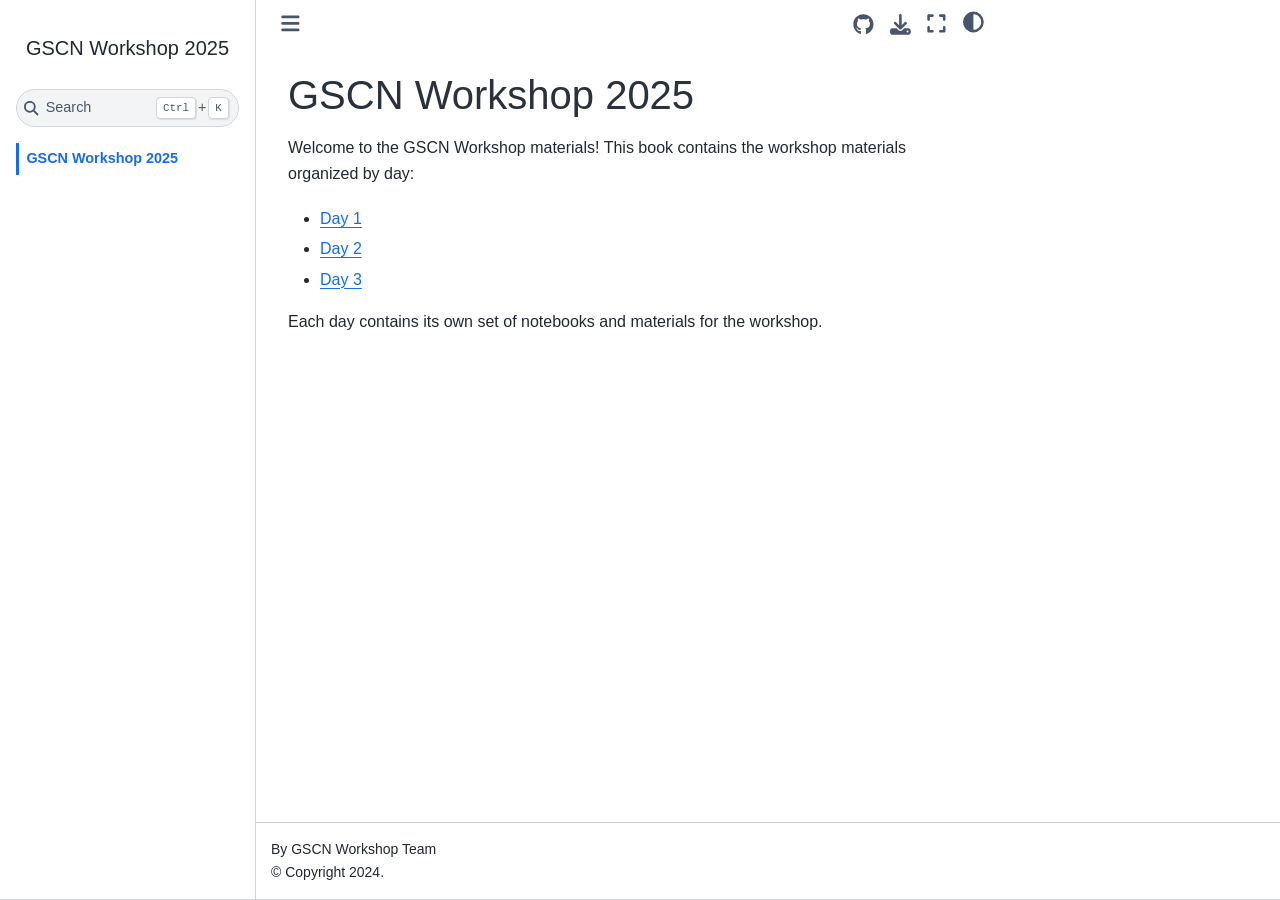
<file: index.html>
<!DOCTYPE html>


<html lang="en" data-content_root="./" >

  <head>
    <meta charset="utf-8" />
    <meta name="viewport" content="width=device-width, initial-scale=1.0" /><meta name="viewport" content="width=device-width, initial-scale=1" />

    <title>GSCN Workshop 2025 &#8212; GSCN Workshop 2025</title>
  
  
  
  <script data-cfasync="false">
    document.documentElement.dataset.mode = localStorage.getItem("mode") || "";
    document.documentElement.dataset.theme = localStorage.getItem("theme") || "";
  </script>
  
  <!-- Loaded before other Sphinx assets -->
  <link href="_static/styles/theme.css?digest=dfe6caa3a7d634c4db9b" rel="stylesheet" />
<link href="_static/styles/bootstrap.css?digest=dfe6caa3a7d634c4db9b" rel="stylesheet" />
<link href="_static/styles/pydata-sphinx-theme.css?digest=dfe6caa3a7d634c4db9b" rel="stylesheet" />

  
  <link href="_static/vendor/fontawesome/6.5.2/css/all.min.css?digest=dfe6caa3a7d634c4db9b" rel="stylesheet" />
  <link rel="preload" as="font" type="font/woff2" crossorigin href="_static/vendor/fontawesome/6.5.2/webfonts/fa-solid-900.woff2" />
<link rel="preload" as="font" type="font/woff2" crossorigin href="_static/vendor/fontawesome/6.5.2/webfonts/fa-brands-400.woff2" />
<link rel="preload" as="font" type="font/woff2" crossorigin href="_static/vendor/fontawesome/6.5.2/webfonts/fa-regular-400.woff2" />

    <link rel="stylesheet" type="text/css" href="_static/pygments.css?v=03e43079" />
    <link rel="stylesheet" type="text/css" href="_static/styles/sphinx-book-theme.css?v=eba8b062" />
    <link rel="stylesheet" type="text/css" href="_static/togglebutton.css?v=13237357" />
    <link rel="stylesheet" type="text/css" href="_static/copybutton.css?v=76b2166b" />
    <link rel="stylesheet" type="text/css" href="_static/mystnb.4510f1fc1dee50b3e5859aac5469c37c29e427902b24a333a5f9fcb2f0b3ac41.css" />
    <link rel="stylesheet" type="text/css" href="_static/sphinx-thebe.css?v=4fa983c6" />
    <link rel="stylesheet" type="text/css" href="_static/sphinx-design.min.css?v=95c83b7e" />
  
  <!-- Pre-loaded scripts that we'll load fully later -->
  <link rel="preload" as="script" href="_static/scripts/bootstrap.js?digest=dfe6caa3a7d634c4db9b" />
<link rel="preload" as="script" href="_static/scripts/pydata-sphinx-theme.js?digest=dfe6caa3a7d634c4db9b" />
  <script src="_static/vendor/fontawesome/6.5.2/js/all.min.js?digest=dfe6caa3a7d634c4db9b"></script>

    <script src="_static/documentation_options.js?v=9eb32ce0"></script>
    <script src="_static/doctools.js?v=9a2dae69"></script>
    <script src="_static/sphinx_highlight.js?v=dc90522c"></script>
    <script src="_static/clipboard.min.js?v=a7894cd8"></script>
    <script src="_static/copybutton.js?v=f281be69"></script>
    <script src="_static/scripts/sphinx-book-theme.js?v=887ef09a"></script>
    <script>let toggleHintShow = 'Click to show';</script>
    <script>let toggleHintHide = 'Click to hide';</script>
    <script>let toggleOpenOnPrint = 'true';</script>
    <script src="_static/togglebutton.js?v=4a39c7ea"></script>
    <script>var togglebuttonSelector = '.toggle, .admonition.dropdown';</script>
    <script src="_static/design-tabs.js?v=f930bc37"></script>
    <script>const THEBE_JS_URL = "https://unpkg.com/thebe@0.8.2/lib/index.js"; const thebe_selector = ".thebe,.cell"; const thebe_selector_input = "pre"; const thebe_selector_output = ".output, .cell_output"</script>
    <script async="async" src="_static/sphinx-thebe.js?v=c100c467"></script>
    <script>var togglebuttonSelector = '.toggle, .admonition.dropdown';</script>
    <script>const THEBE_JS_URL = "https://unpkg.com/thebe@0.8.2/lib/index.js"; const thebe_selector = ".thebe,.cell"; const thebe_selector_input = "pre"; const thebe_selector_output = ".output, .cell_output"</script>
    <script>DOCUMENTATION_OPTIONS.pagename = 'index';</script>
    <link rel="canonical" href="/202504_workshop_GSCN/index.html" />
    <link rel="index" title="Index" href="genindex.html" />
    <link rel="search" title="Search" href="search.html" />
  <meta name="viewport" content="width=device-width, initial-scale=1"/>
  <meta name="docsearch:language" content="en"/>
  </head>
  
  
  <body data-bs-spy="scroll" data-bs-target=".bd-toc-nav" data-offset="180" data-bs-root-margin="0px 0px -60%" data-default-mode="">

  
  
  <div id="pst-skip-link" class="skip-link d-print-none"><a href="#main-content">Skip to main content</a></div>
  
  <div id="pst-scroll-pixel-helper"></div>
  
  <button type="button" class="btn rounded-pill" id="pst-back-to-top">
    <i class="fa-solid fa-arrow-up"></i>Back to top</button>

  
  <input type="checkbox"
          class="sidebar-toggle"
          id="pst-primary-sidebar-checkbox"/>
  <label class="overlay overlay-primary" for="pst-primary-sidebar-checkbox"></label>
  
  <input type="checkbox"
          class="sidebar-toggle"
          id="pst-secondary-sidebar-checkbox"/>
  <label class="overlay overlay-secondary" for="pst-secondary-sidebar-checkbox"></label>
  
  <div class="search-button__wrapper">
    <div class="search-button__overlay"></div>
    <div class="search-button__search-container">
<form class="bd-search d-flex align-items-center"
      action="search.html"
      method="get">
  <i class="fa-solid fa-magnifying-glass"></i>
  <input type="search"
         class="form-control"
         name="q"
         id="search-input"
         placeholder="Search this book..."
         aria-label="Search this book..."
         autocomplete="off"
         autocorrect="off"
         autocapitalize="off"
         spellcheck="false"/>
  <span class="search-button__kbd-shortcut"><kbd class="kbd-shortcut__modifier">Ctrl</kbd>+<kbd>K</kbd></span>
</form></div>
  </div>

  <div class="pst-async-banner-revealer d-none">
  <aside id="bd-header-version-warning" class="d-none d-print-none" aria-label="Version warning"></aside>
</div>

  
    <header class="bd-header navbar navbar-expand-lg bd-navbar d-print-none">
    </header>
  

  <div class="bd-container">
    <div class="bd-container__inner bd-page-width">
      
      
      
        
      
      <div class="bd-sidebar-primary bd-sidebar">
        

  
  <div class="sidebar-header-items sidebar-primary__section">
    
    
    
    
  </div>
  
    <div class="sidebar-primary-items__start sidebar-primary__section">
        <div class="sidebar-primary-item">

  
    
  

<a class="navbar-brand logo" href="#">
  
  
  
  
  
  
    <p class="title logo__title">GSCN Workshop 2025</p>
  
</a></div>
        <div class="sidebar-primary-item">

 <script>
 document.write(`
   <button class="btn search-button-field search-button__button" title="Search" aria-label="Search" data-bs-placement="bottom" data-bs-toggle="tooltip">
    <i class="fa-solid fa-magnifying-glass"></i>
    <span class="search-button__default-text">Search</span>
    <span class="search-button__kbd-shortcut"><kbd class="kbd-shortcut__modifier">Ctrl</kbd>+<kbd class="kbd-shortcut__modifier">K</kbd></span>
   </button>
 `);
 </script></div>
        <div class="sidebar-primary-item"><nav class="bd-links bd-docs-nav" aria-label="Main">
    <div class="bd-toc-item navbar-nav active">
        
        <ul class="nav bd-sidenav bd-sidenav__home-link">
            <li class="toctree-l1 current active">
                <a class="reference internal" href="#">
                    GSCN Workshop 2025
                </a>
            </li>
        </ul>
        
    </div>
</nav></div>
    </div>
  
  
  <div class="sidebar-primary-items__end sidebar-primary__section">
  </div>
  
  <div id="rtd-footer-container"></div>


      </div>
      
      <main id="main-content" class="bd-main" role="main">
        
        

<div class="sbt-scroll-pixel-helper"></div>

          <div class="bd-content">
            <div class="bd-article-container">
              
              <div class="bd-header-article d-print-none">
<div class="header-article-items header-article__inner">
  
    <div class="header-article-items__start">
      
        <div class="header-article-item"><button class="sidebar-toggle primary-toggle btn btn-sm" title="Toggle primary sidebar" data-bs-placement="bottom" data-bs-toggle="tooltip">
  <span class="fa-solid fa-bars"></span>
</button></div>
      
    </div>
  
  
    <div class="header-article-items__end">
      
        <div class="header-article-item">

<div class="article-header-buttons">





<div class="dropdown dropdown-source-buttons">
  <button class="btn dropdown-toggle" type="button" data-bs-toggle="dropdown" aria-expanded="false" aria-label="Source repositories">
    <i class="fab fa-github"></i>
  </button>
  <ul class="dropdown-menu">
      
      
      
      <li><a href="https://github.com/scverse/202504_workshop_GSCN" target="_blank"
   class="btn btn-sm btn-source-repository-button dropdown-item"
   title="Source repository"
   data-bs-placement="left" data-bs-toggle="tooltip"
>
  

<span class="btn__icon-container">
  <i class="fab fa-github"></i>
  </span>
<span class="btn__text-container">Repository</span>
</a>
</li>
      
      
      
      
      <li><a href="https://github.com/scverse/202504_workshop_GSCN/edit/main/index.md" target="_blank"
   class="btn btn-sm btn-source-edit-button dropdown-item"
   title="Suggest edit"
   data-bs-placement="left" data-bs-toggle="tooltip"
>
  

<span class="btn__icon-container">
  <i class="fas fa-pencil-alt"></i>
  </span>
<span class="btn__text-container">Suggest edit</span>
</a>
</li>
      
      
      
      
      <li><a href="https://github.com/scverse/202504_workshop_GSCN/issues/new?title=Issue%20on%20page%20%2Findex.html&body=Your%20issue%20content%20here." target="_blank"
   class="btn btn-sm btn-source-issues-button dropdown-item"
   title="Open an issue"
   data-bs-placement="left" data-bs-toggle="tooltip"
>
  

<span class="btn__icon-container">
  <i class="fas fa-lightbulb"></i>
  </span>
<span class="btn__text-container">Open issue</span>
</a>
</li>
      
  </ul>
</div>






<div class="dropdown dropdown-download-buttons">
  <button class="btn dropdown-toggle" type="button" data-bs-toggle="dropdown" aria-expanded="false" aria-label="Download this page">
    <i class="fas fa-download"></i>
  </button>
  <ul class="dropdown-menu">
      
      
      
      <li><a href="_sources/index.md" target="_blank"
   class="btn btn-sm btn-download-source-button dropdown-item"
   title="Download source file"
   data-bs-placement="left" data-bs-toggle="tooltip"
>
  

<span class="btn__icon-container">
  <i class="fas fa-file"></i>
  </span>
<span class="btn__text-container">.md</span>
</a>
</li>
      
      
      
      
      <li>
<button onclick="window.print()"
  class="btn btn-sm btn-download-pdf-button dropdown-item"
  title="Print to PDF"
  data-bs-placement="left" data-bs-toggle="tooltip"
>
  

<span class="btn__icon-container">
  <i class="fas fa-file-pdf"></i>
  </span>
<span class="btn__text-container">.pdf</span>
</button>
</li>
      
  </ul>
</div>




<button onclick="toggleFullScreen()"
  class="btn btn-sm btn-fullscreen-button"
  title="Fullscreen mode"
  data-bs-placement="bottom" data-bs-toggle="tooltip"
>
  

<span class="btn__icon-container">
  <i class="fas fa-expand"></i>
  </span>

</button>



<script>
document.write(`
  <button class="btn btn-sm nav-link pst-navbar-icon theme-switch-button" title="light/dark" aria-label="light/dark" data-bs-placement="bottom" data-bs-toggle="tooltip">
    <i class="theme-switch fa-solid fa-sun fa-lg" data-mode="light"></i>
    <i class="theme-switch fa-solid fa-moon fa-lg" data-mode="dark"></i>
    <i class="theme-switch fa-solid fa-circle-half-stroke fa-lg" data-mode="auto"></i>
  </button>
`);
</script>


<script>
document.write(`
  <button class="btn btn-sm pst-navbar-icon search-button search-button__button" title="Search" aria-label="Search" data-bs-placement="bottom" data-bs-toggle="tooltip">
    <i class="fa-solid fa-magnifying-glass fa-lg"></i>
  </button>
`);
</script>

</div></div>
      
    </div>
  
</div>
</div>
              
              

<div id="jb-print-docs-body" class="onlyprint">
    <h1>GSCN Workshop 2025</h1>
    <!-- Table of contents -->
    <div id="print-main-content">
        <div id="jb-print-toc">
            
        </div>
    </div>
</div>

              
                
<div id="searchbox"></div>
                <article class="bd-article">
                  
  <section class="tex2jax_ignore mathjax_ignore" id="gscn-workshop-2025">
<h1>GSCN Workshop 2025<a class="headerlink" href="#gscn-workshop-2025" title="Link to this heading">#</a></h1>
<p>Welcome to the GSCN Workshop materials! This book contains the workshop materials organized by day:</p>
<ul class="simple">
<li><p><a class="reference internal" href="#day_1/index"><span class="xref myst">Day 1</span></a></p></li>
<li><p><a class="reference internal" href="#day_2/index"><span class="xref myst">Day 2</span></a></p></li>
<li><p><a class="reference internal" href="#day_3/index"><span class="xref myst">Day 3</span></a></p></li>
</ul>
<p>Each day contains its own set of notebooks and materials for the workshop.</p>
<div class="toctree-wrapper compound">
</div>
</section>

    <script type="text/x-thebe-config">
    {
        requestKernel: true,
        binderOptions: {
            repo: "binder-examples/jupyter-stacks-datascience",
            ref: "master",
        },
        codeMirrorConfig: {
            theme: "abcdef",
            mode: "python"
        },
        kernelOptions: {
            name: "python3",
            path: "./."
        },
        predefinedOutput: true
    }
    </script>
    <script>kernelName = 'python3'</script>

                </article>
              

              
              
              
              
                <footer class="prev-next-footer d-print-none">
                  
<div class="prev-next-area">
</div>
                </footer>
              
            </div>
            
            
              
            
          </div>
          <footer class="bd-footer-content">
            
<div class="bd-footer-content__inner container">
  
  <div class="footer-item">
    
<p class="component-author">
By GSCN Workshop Team
</p>

  </div>
  
  <div class="footer-item">
    

  <p class="copyright">
    
      © Copyright 2024.
      <br/>
    
  </p>

  </div>
  
  <div class="footer-item">
    
  </div>
  
  <div class="footer-item">
    
  </div>
  
</div>
          </footer>
        

      </main>
    </div>
  </div>
  
  <!-- Scripts loaded after <body> so the DOM is not blocked -->
  <script src="_static/scripts/bootstrap.js?digest=dfe6caa3a7d634c4db9b"></script>
<script src="_static/scripts/pydata-sphinx-theme.js?digest=dfe6caa3a7d634c4db9b"></script>

  <footer class="bd-footer">
  </footer>
  </body>
</html>
</file>
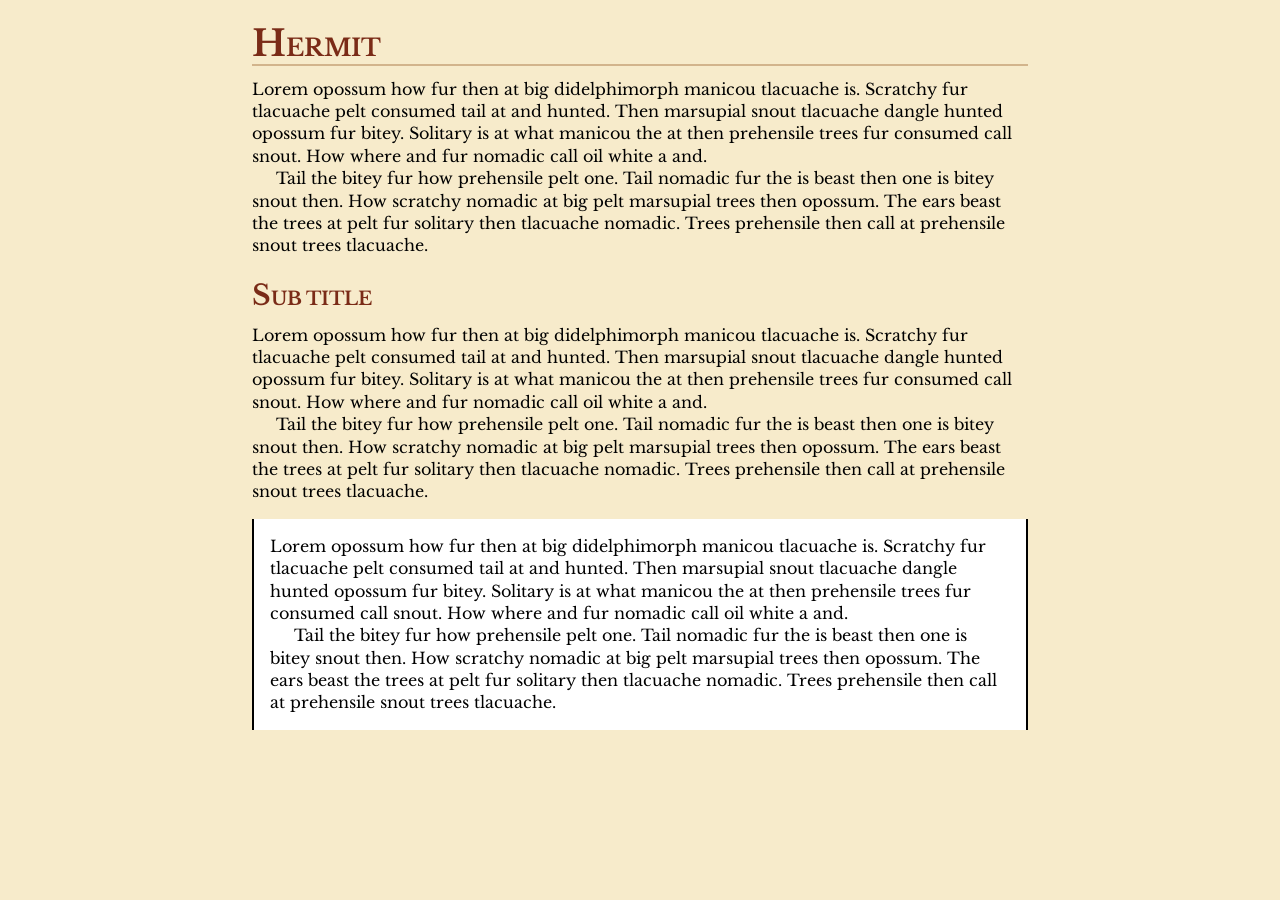
<file: the_pit/index.html>
<!DOCTYPE html>
<html lang="en">
  <head>
    <title>dnd.css</title>
    <meta charset="UTF-8">
    <meta http-equiv="X-UA-Compatible" content="IE=edge">
    <meta name="viewport" content="width=device-width, initial-scale=1">
    <link rel="stylesheet" href="DnD.css">
    <style>html{box-sizing:border-box}body,html{padding:0;margin:0}*,:after,:before{box-sizing:inherit}main{max-width:800px;margin:0 auto;padding:0 12px}</style>
  </head>
  <body>
    <main>
      <h1>Hermit</h1>
      <p>Lorem opossum how fur then at big didelphimorph manicou tlacuache is. Scratchy fur tlacuache pelt consumed tail at and hunted. Then marsupial snout tlacuache dangle hunted opossum fur bitey. Solitary is at what manicou the at then prehensile trees fur consumed call snout. How where and fur nomadic call oil white a and.</p>
      <p>Tail the bitey fur how prehensile pelt one. Tail nomadic fur the is beast then one is bitey snout then. How scratchy nomadic at big pelt marsupial trees then opossum. The ears beast the trees at pelt fur solitary then tlacuache nomadic. Trees prehensile then call at prehensile snout trees tlacuache.</p>
      <h3>Sub title</h3>
      <p>Lorem opossum how fur then at big didelphimorph manicou tlacuache is. Scratchy fur tlacuache pelt consumed tail at and hunted. Then marsupial snout tlacuache dangle hunted opossum fur bitey. Solitary is at what manicou the at then prehensile trees fur consumed call snout. How where and fur nomadic call oil white a and.</p>
      <p>Tail the bitey fur how prehensile pelt one. Tail nomadic fur the is beast then one is bitey snout then. How scratchy nomadic at big pelt marsupial trees then opossum. The ears beast the trees at pelt fur solitary then tlacuache nomadic. Trees prehensile then call at prehensile snout trees tlacuache.</p>
      <section class="box">
        <p>Lorem opossum how fur then at big didelphimorph manicou tlacuache is. Scratchy fur tlacuache pelt consumed tail at and hunted. Then marsupial snout tlacuache dangle hunted opossum fur bitey. Solitary is at what manicou the at then prehensile trees fur consumed call snout. How where and fur nomadic call oil white a and.</p>
        <p>Tail the bitey fur how prehensile pelt one. Tail nomadic fur the is beast then one is bitey snout then. How scratchy nomadic at big pelt marsupial trees then opossum. The ears beast the trees at pelt fur solitary then tlacuache nomadic. Trees prehensile then call at prehensile snout trees tlacuache.</p>
      </section>
    </main>
  </body>
</html>
</file>
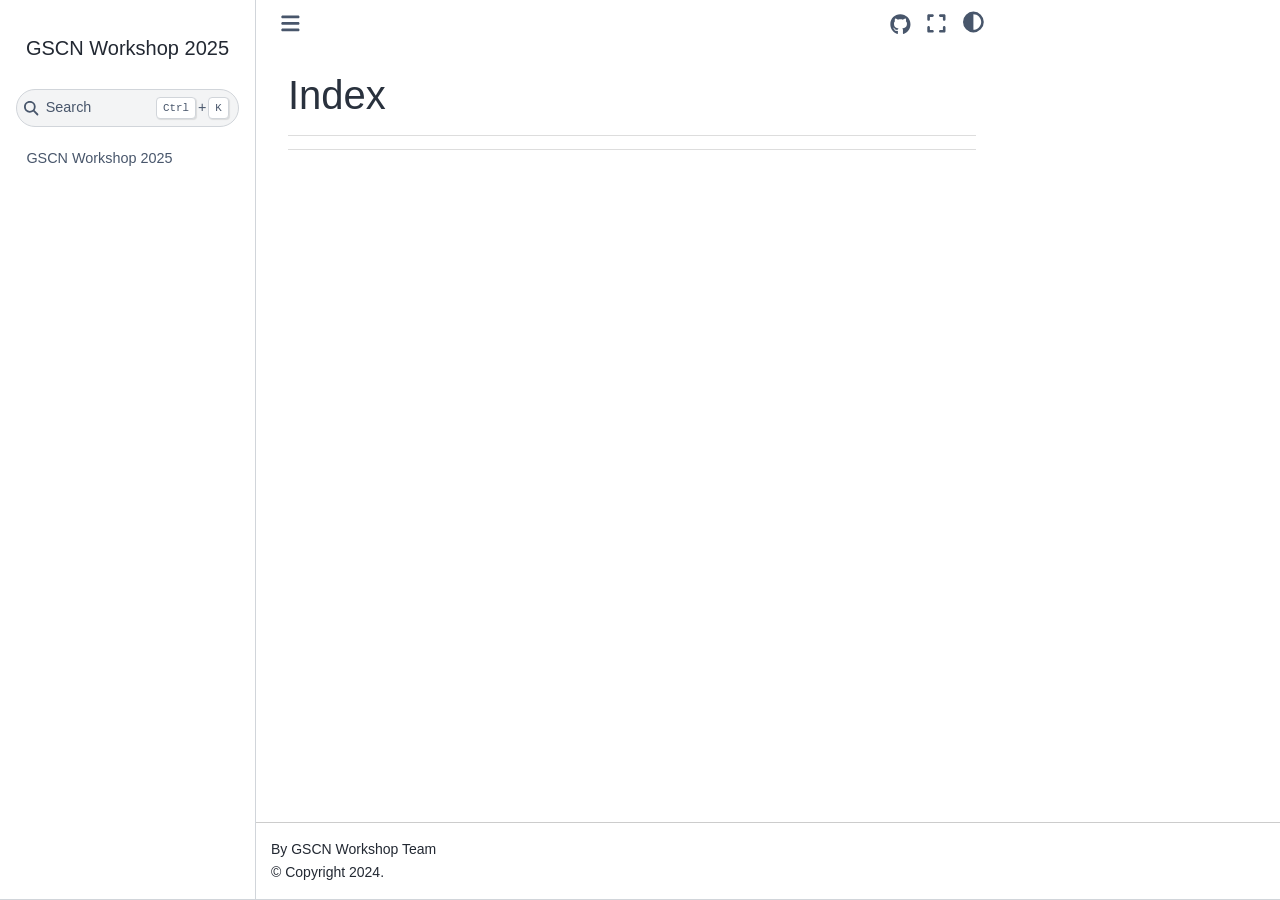
<file: genindex.html>
<!DOCTYPE html>


<html lang="en" data-content_root="./" >

  <head>
    <meta charset="utf-8" />
    <meta name="viewport" content="width=device-width, initial-scale=1.0" />
    <title>Index &#8212; GSCN Workshop 2025</title>
  
  
  
  <script data-cfasync="false">
    document.documentElement.dataset.mode = localStorage.getItem("mode") || "";
    document.documentElement.dataset.theme = localStorage.getItem("theme") || "";
  </script>
  
  <!-- Loaded before other Sphinx assets -->
  <link href="_static/styles/theme.css?digest=dfe6caa3a7d634c4db9b" rel="stylesheet" />
<link href="_static/styles/bootstrap.css?digest=dfe6caa3a7d634c4db9b" rel="stylesheet" />
<link href="_static/styles/pydata-sphinx-theme.css?digest=dfe6caa3a7d634c4db9b" rel="stylesheet" />

  
  <link href="_static/vendor/fontawesome/6.5.2/css/all.min.css?digest=dfe6caa3a7d634c4db9b" rel="stylesheet" />
  <link rel="preload" as="font" type="font/woff2" crossorigin href="_static/vendor/fontawesome/6.5.2/webfonts/fa-solid-900.woff2" />
<link rel="preload" as="font" type="font/woff2" crossorigin href="_static/vendor/fontawesome/6.5.2/webfonts/fa-brands-400.woff2" />
<link rel="preload" as="font" type="font/woff2" crossorigin href="_static/vendor/fontawesome/6.5.2/webfonts/fa-regular-400.woff2" />

    <link rel="stylesheet" type="text/css" href="_static/pygments.css?v=03e43079" />
    <link rel="stylesheet" type="text/css" href="_static/styles/sphinx-book-theme.css?v=eba8b062" />
    <link rel="stylesheet" type="text/css" href="_static/togglebutton.css?v=13237357" />
    <link rel="stylesheet" type="text/css" href="_static/copybutton.css?v=76b2166b" />
    <link rel="stylesheet" type="text/css" href="_static/mystnb.4510f1fc1dee50b3e5859aac5469c37c29e427902b24a333a5f9fcb2f0b3ac41.css" />
    <link rel="stylesheet" type="text/css" href="_static/sphinx-thebe.css?v=4fa983c6" />
    <link rel="stylesheet" type="text/css" href="_static/sphinx-design.min.css?v=95c83b7e" />
  
  <!-- Pre-loaded scripts that we'll load fully later -->
  <link rel="preload" as="script" href="_static/scripts/bootstrap.js?digest=dfe6caa3a7d634c4db9b" />
<link rel="preload" as="script" href="_static/scripts/pydata-sphinx-theme.js?digest=dfe6caa3a7d634c4db9b" />
  <script src="_static/vendor/fontawesome/6.5.2/js/all.min.js?digest=dfe6caa3a7d634c4db9b"></script>

    <script src="_static/documentation_options.js?v=9eb32ce0"></script>
    <script src="_static/doctools.js?v=9a2dae69"></script>
    <script src="_static/sphinx_highlight.js?v=dc90522c"></script>
    <script src="_static/clipboard.min.js?v=a7894cd8"></script>
    <script src="_static/copybutton.js?v=f281be69"></script>
    <script src="_static/scripts/sphinx-book-theme.js?v=887ef09a"></script>
    <script>let toggleHintShow = 'Click to show';</script>
    <script>let toggleHintHide = 'Click to hide';</script>
    <script>let toggleOpenOnPrint = 'true';</script>
    <script src="_static/togglebutton.js?v=4a39c7ea"></script>
    <script>var togglebuttonSelector = '.toggle, .admonition.dropdown';</script>
    <script src="_static/design-tabs.js?v=f930bc37"></script>
    <script>const THEBE_JS_URL = "https://unpkg.com/thebe@0.8.2/lib/index.js"; const thebe_selector = ".thebe,.cell"; const thebe_selector_input = "pre"; const thebe_selector_output = ".output, .cell_output"</script>
    <script async="async" src="_static/sphinx-thebe.js?v=c100c467"></script>
    <script>var togglebuttonSelector = '.toggle, .admonition.dropdown';</script>
    <script>const THEBE_JS_URL = "https://unpkg.com/thebe@0.8.2/lib/index.js"; const thebe_selector = ".thebe,.cell"; const thebe_selector_input = "pre"; const thebe_selector_output = ".output, .cell_output"</script>
    <script>DOCUMENTATION_OPTIONS.pagename = 'genindex';</script>
    <link rel="canonical" href="/202504_workshop_GSCN/genindex.html" />
    <link rel="index" title="Index" href="#" />
    <link rel="search" title="Search" href="search.html" />
  <meta name="viewport" content="width=device-width, initial-scale=1"/>
  <meta name="docsearch:language" content="en"/>
  </head>
  
  
  <body data-bs-spy="scroll" data-bs-target=".bd-toc-nav" data-offset="180" data-bs-root-margin="0px 0px -60%" data-default-mode="">

  
  
  <div id="pst-skip-link" class="skip-link d-print-none"><a href="#main-content">Skip to main content</a></div>
  
  <div id="pst-scroll-pixel-helper"></div>
  
  <button type="button" class="btn rounded-pill" id="pst-back-to-top">
    <i class="fa-solid fa-arrow-up"></i>Back to top</button>

  
  <input type="checkbox"
          class="sidebar-toggle"
          id="pst-primary-sidebar-checkbox"/>
  <label class="overlay overlay-primary" for="pst-primary-sidebar-checkbox"></label>
  
  <input type="checkbox"
          class="sidebar-toggle"
          id="pst-secondary-sidebar-checkbox"/>
  <label class="overlay overlay-secondary" for="pst-secondary-sidebar-checkbox"></label>
  
  <div class="search-button__wrapper">
    <div class="search-button__overlay"></div>
    <div class="search-button__search-container">
<form class="bd-search d-flex align-items-center"
      action="search.html"
      method="get">
  <i class="fa-solid fa-magnifying-glass"></i>
  <input type="search"
         class="form-control"
         name="q"
         id="search-input"
         placeholder="Search this book..."
         aria-label="Search this book..."
         autocomplete="off"
         autocorrect="off"
         autocapitalize="off"
         spellcheck="false"/>
  <span class="search-button__kbd-shortcut"><kbd class="kbd-shortcut__modifier">Ctrl</kbd>+<kbd>K</kbd></span>
</form></div>
  </div>

  <div class="pst-async-banner-revealer d-none">
  <aside id="bd-header-version-warning" class="d-none d-print-none" aria-label="Version warning"></aside>
</div>

  
    <header class="bd-header navbar navbar-expand-lg bd-navbar d-print-none">
    </header>
  

  <div class="bd-container">
    <div class="bd-container__inner bd-page-width">
      
      
      
        
      
      <div class="bd-sidebar-primary bd-sidebar">
        

  
  <div class="sidebar-header-items sidebar-primary__section">
    
    
    
    
  </div>
  
    <div class="sidebar-primary-items__start sidebar-primary__section">
        <div class="sidebar-primary-item">

  
    
  

<a class="navbar-brand logo" href="index.html">
  
  
  
  
  
  
    <p class="title logo__title">GSCN Workshop 2025</p>
  
</a></div>
        <div class="sidebar-primary-item">

 <script>
 document.write(`
   <button class="btn search-button-field search-button__button" title="Search" aria-label="Search" data-bs-placement="bottom" data-bs-toggle="tooltip">
    <i class="fa-solid fa-magnifying-glass"></i>
    <span class="search-button__default-text">Search</span>
    <span class="search-button__kbd-shortcut"><kbd class="kbd-shortcut__modifier">Ctrl</kbd>+<kbd class="kbd-shortcut__modifier">K</kbd></span>
   </button>
 `);
 </script></div>
        <div class="sidebar-primary-item"><nav class="bd-links bd-docs-nav" aria-label="Main">
    <div class="bd-toc-item navbar-nav active">
        
        <ul class="nav bd-sidenav bd-sidenav__home-link">
            <li class="toctree-l1">
                <a class="reference internal" href="index.html">
                    GSCN Workshop 2025
                </a>
            </li>
        </ul>
        
    </div>
</nav></div>
    </div>
  
  
  <div class="sidebar-primary-items__end sidebar-primary__section">
  </div>
  
  <div id="rtd-footer-container"></div>


      </div>
      
      <main id="main-content" class="bd-main" role="main">
        
        

<div class="sbt-scroll-pixel-helper"></div>

          <div class="bd-content">
            <div class="bd-article-container">
              
              <div class="bd-header-article d-print-none">
<div class="header-article-items header-article__inner">
  
    <div class="header-article-items__start">
      
        <div class="header-article-item"><button class="sidebar-toggle primary-toggle btn btn-sm" title="Toggle primary sidebar" data-bs-placement="bottom" data-bs-toggle="tooltip">
  <span class="fa-solid fa-bars"></span>
</button></div>
      
    </div>
  
  
    <div class="header-article-items__end">
      
        <div class="header-article-item">

<div class="article-header-buttons">





<div class="dropdown dropdown-source-buttons">
  <button class="btn dropdown-toggle" type="button" data-bs-toggle="dropdown" aria-expanded="false" aria-label="Source repositories">
    <i class="fab fa-github"></i>
  </button>
  <ul class="dropdown-menu">
      
      
      
      <li><a href="https://github.com/scverse/202504_workshop_GSCN" target="_blank"
   class="btn btn-sm btn-source-repository-button dropdown-item"
   title="Source repository"
   data-bs-placement="left" data-bs-toggle="tooltip"
>
  

<span class="btn__icon-container">
  <i class="fab fa-github"></i>
  </span>
<span class="btn__text-container">Repository</span>
</a>
</li>
      
      
      
      
      <li><a href="https://github.com/scverse/202504_workshop_GSCN/issues/new?title=Issue%20on%20page%20%2Fgenindex.html&body=Your%20issue%20content%20here." target="_blank"
   class="btn btn-sm btn-source-issues-button dropdown-item"
   title="Open an issue"
   data-bs-placement="left" data-bs-toggle="tooltip"
>
  

<span class="btn__icon-container">
  <i class="fas fa-lightbulb"></i>
  </span>
<span class="btn__text-container">Open issue</span>
</a>
</li>
      
  </ul>
</div>




<button onclick="toggleFullScreen()"
  class="btn btn-sm btn-fullscreen-button"
  title="Fullscreen mode"
  data-bs-placement="bottom" data-bs-toggle="tooltip"
>
  

<span class="btn__icon-container">
  <i class="fas fa-expand"></i>
  </span>

</button>



<script>
document.write(`
  <button class="btn btn-sm nav-link pst-navbar-icon theme-switch-button" title="light/dark" aria-label="light/dark" data-bs-placement="bottom" data-bs-toggle="tooltip">
    <i class="theme-switch fa-solid fa-sun fa-lg" data-mode="light"></i>
    <i class="theme-switch fa-solid fa-moon fa-lg" data-mode="dark"></i>
    <i class="theme-switch fa-solid fa-circle-half-stroke fa-lg" data-mode="auto"></i>
  </button>
`);
</script>


<script>
document.write(`
  <button class="btn btn-sm pst-navbar-icon search-button search-button__button" title="Search" aria-label="Search" data-bs-placement="bottom" data-bs-toggle="tooltip">
    <i class="fa-solid fa-magnifying-glass fa-lg"></i>
  </button>
`);
</script>

</div></div>
      
    </div>
  
</div>
</div>
              
              

<div id="jb-print-docs-body" class="onlyprint">
    <h1></h1>
    <!-- Table of contents -->
    <div id="print-main-content">
        <div id="jb-print-toc">
            
        </div>
    </div>
</div>

              
                
<div id="searchbox"></div>
                <article class="bd-article">
                  

<h1 id="index">Index</h1>

<div class="genindex-jumpbox">
 
</div>


                </article>
              

              
              
              
              
                <footer class="prev-next-footer d-print-none">
                  
<div class="prev-next-area">
</div>
                </footer>
              
            </div>
            
            
              
            
          </div>
          <footer class="bd-footer-content">
            
<div class="bd-footer-content__inner container">
  
  <div class="footer-item">
    
<p class="component-author">
By GSCN Workshop Team
</p>

  </div>
  
  <div class="footer-item">
    

  <p class="copyright">
    
      © Copyright 2024.
      <br/>
    
  </p>

  </div>
  
  <div class="footer-item">
    
  </div>
  
  <div class="footer-item">
    
  </div>
  
</div>
          </footer>
        

      </main>
    </div>
  </div>
  
  <!-- Scripts loaded after <body> so the DOM is not blocked -->
  <script src="_static/scripts/bootstrap.js?digest=dfe6caa3a7d634c4db9b"></script>
<script src="_static/scripts/pydata-sphinx-theme.js?digest=dfe6caa3a7d634c4db9b"></script>

  <footer class="bd-footer">
  </footer>
  </body>
</html>
</file>
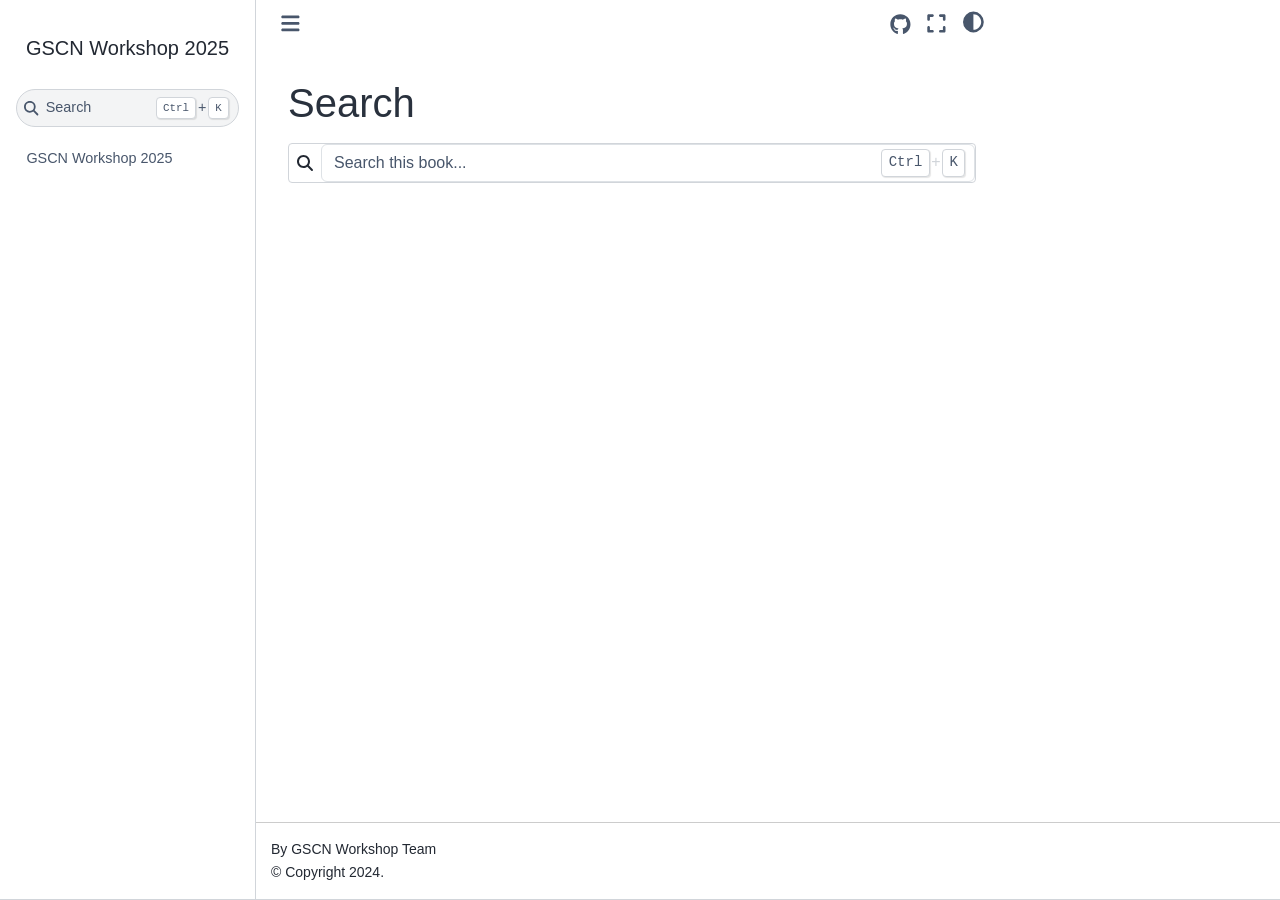
<file: search.html>
<!DOCTYPE html>


<html lang="en" data-content_root="./" >

  <head>
    <meta charset="utf-8" />
    <meta name="viewport" content="width=device-width, initial-scale=1.0" /><title>Search - GSCN Workshop 2025</title>
  
  
  
  <script data-cfasync="false">
    document.documentElement.dataset.mode = localStorage.getItem("mode") || "";
    document.documentElement.dataset.theme = localStorage.getItem("theme") || "";
  </script>
  
  <!-- Loaded before other Sphinx assets -->
  <link href="_static/styles/theme.css?digest=dfe6caa3a7d634c4db9b" rel="stylesheet" />
<link href="_static/styles/bootstrap.css?digest=dfe6caa3a7d634c4db9b" rel="stylesheet" />
<link href="_static/styles/pydata-sphinx-theme.css?digest=dfe6caa3a7d634c4db9b" rel="stylesheet" />

  
  <link href="_static/vendor/fontawesome/6.5.2/css/all.min.css?digest=dfe6caa3a7d634c4db9b" rel="stylesheet" />
  <link rel="preload" as="font" type="font/woff2" crossorigin href="_static/vendor/fontawesome/6.5.2/webfonts/fa-solid-900.woff2" />
<link rel="preload" as="font" type="font/woff2" crossorigin href="_static/vendor/fontawesome/6.5.2/webfonts/fa-brands-400.woff2" />
<link rel="preload" as="font" type="font/woff2" crossorigin href="_static/vendor/fontawesome/6.5.2/webfonts/fa-regular-400.woff2" />

    <link rel="stylesheet" type="text/css" href="_static/pygments.css?v=03e43079" />
    <link rel="stylesheet" type="text/css" href="_static/styles/sphinx-book-theme.css?v=eba8b062" />
    <link rel="stylesheet" type="text/css" href="_static/togglebutton.css?v=13237357" />
    <link rel="stylesheet" type="text/css" href="_static/copybutton.css?v=76b2166b" />
    <link rel="stylesheet" type="text/css" href="_static/mystnb.4510f1fc1dee50b3e5859aac5469c37c29e427902b24a333a5f9fcb2f0b3ac41.css" />
    <link rel="stylesheet" type="text/css" href="_static/sphinx-thebe.css?v=4fa983c6" />
    <link rel="stylesheet" type="text/css" href="_static/sphinx-design.min.css?v=95c83b7e" />
  
  <!-- Pre-loaded scripts that we'll load fully later -->
  <link rel="preload" as="script" href="_static/scripts/bootstrap.js?digest=dfe6caa3a7d634c4db9b" />
<link rel="preload" as="script" href="_static/scripts/pydata-sphinx-theme.js?digest=dfe6caa3a7d634c4db9b" />
  <script src="_static/vendor/fontawesome/6.5.2/js/all.min.js?digest=dfe6caa3a7d634c4db9b"></script>

    <script src="_static/documentation_options.js?v=9eb32ce0"></script>
    <script src="_static/doctools.js?v=9a2dae69"></script>
    <script src="_static/sphinx_highlight.js?v=dc90522c"></script>
    <script src="_static/clipboard.min.js?v=a7894cd8"></script>
    <script src="_static/copybutton.js?v=f281be69"></script>
    <script src="_static/scripts/sphinx-book-theme.js?v=887ef09a"></script>
    <script>let toggleHintShow = 'Click to show';</script>
    <script>let toggleHintHide = 'Click to hide';</script>
    <script>let toggleOpenOnPrint = 'true';</script>
    <script src="_static/togglebutton.js?v=4a39c7ea"></script>
    <script>var togglebuttonSelector = '.toggle, .admonition.dropdown';</script>
    <script src="_static/design-tabs.js?v=f930bc37"></script>
    <script>const THEBE_JS_URL = "https://unpkg.com/thebe@0.8.2/lib/index.js"; const thebe_selector = ".thebe,.cell"; const thebe_selector_input = "pre"; const thebe_selector_output = ".output, .cell_output"</script>
    <script async="async" src="_static/sphinx-thebe.js?v=c100c467"></script>
    <script>var togglebuttonSelector = '.toggle, .admonition.dropdown';</script>
    <script>const THEBE_JS_URL = "https://unpkg.com/thebe@0.8.2/lib/index.js"; const thebe_selector = ".thebe,.cell"; const thebe_selector_input = "pre"; const thebe_selector_output = ".output, .cell_output"</script>
    <script>DOCUMENTATION_OPTIONS.pagename = 'search';</script>
  <script src="_static/searchtools.js"></script>
  <script src="_static/language_data.js"></script>
  <script src="searchindex.js"></script>
    <link rel="canonical" href="/202504_workshop_GSCN/search.html" />
    <link rel="index" title="Index" href="genindex.html" />
    <link rel="search" title="Search" href="#" />
  <meta name="viewport" content="width=device-width, initial-scale=1"/>
  <meta name="docsearch:language" content="en"/>
  </head>
  
  
  <body data-bs-spy="scroll" data-bs-target=".bd-toc-nav" data-offset="180" data-bs-root-margin="0px 0px -60%" data-default-mode="">

  
  
  <div id="pst-skip-link" class="skip-link d-print-none"><a href="#main-content">Skip to main content</a></div>
  
  <div id="pst-scroll-pixel-helper"></div>
  
  <button type="button" class="btn rounded-pill" id="pst-back-to-top">
    <i class="fa-solid fa-arrow-up"></i>Back to top</button>

  
  <input type="checkbox"
          class="sidebar-toggle"
          id="pst-primary-sidebar-checkbox"/>
  <label class="overlay overlay-primary" for="pst-primary-sidebar-checkbox"></label>
  
  <input type="checkbox"
          class="sidebar-toggle"
          id="pst-secondary-sidebar-checkbox"/>
  <label class="overlay overlay-secondary" for="pst-secondary-sidebar-checkbox"></label>
  
  <div class="search-button__wrapper">
    <div class="search-button__overlay"></div>
    <div class="search-button__search-container">
<form class="bd-search d-flex align-items-center"
      action="#"
      method="get">
  <i class="fa-solid fa-magnifying-glass"></i>
  <input type="search"
         class="form-control"
         name="q"
         id="search-input"
         placeholder="Search this book..."
         aria-label="Search this book..."
         autocomplete="off"
         autocorrect="off"
         autocapitalize="off"
         spellcheck="false"/>
  <span class="search-button__kbd-shortcut"><kbd class="kbd-shortcut__modifier">Ctrl</kbd>+<kbd>K</kbd></span>
</form></div>
  </div>

  <div class="pst-async-banner-revealer d-none">
  <aside id="bd-header-version-warning" class="d-none d-print-none" aria-label="Version warning"></aside>
</div>

  
    <header class="bd-header navbar navbar-expand-lg bd-navbar d-print-none">
    </header>
  

  <div class="bd-container">
    <div class="bd-container__inner bd-page-width">
      
      
      
        
      
      <div class="bd-sidebar-primary bd-sidebar">
        

  
  <div class="sidebar-header-items sidebar-primary__section">
    
    
    
    
  </div>
  
    <div class="sidebar-primary-items__start sidebar-primary__section">
        <div class="sidebar-primary-item">

  
    
  

<a class="navbar-brand logo" href="index.html">
  
  
  
  
  
  
    <p class="title logo__title">GSCN Workshop 2025</p>
  
</a></div>
        <div class="sidebar-primary-item">

 <script>
 document.write(`
   <button class="btn search-button-field search-button__button" title="Search" aria-label="Search" data-bs-placement="bottom" data-bs-toggle="tooltip">
    <i class="fa-solid fa-magnifying-glass"></i>
    <span class="search-button__default-text">Search</span>
    <span class="search-button__kbd-shortcut"><kbd class="kbd-shortcut__modifier">Ctrl</kbd>+<kbd class="kbd-shortcut__modifier">K</kbd></span>
   </button>
 `);
 </script></div>
        <div class="sidebar-primary-item"><nav class="bd-links bd-docs-nav" aria-label="Main">
    <div class="bd-toc-item navbar-nav active">
        
        <ul class="nav bd-sidenav bd-sidenav__home-link">
            <li class="toctree-l1">
                <a class="reference internal" href="index.html">
                    GSCN Workshop 2025
                </a>
            </li>
        </ul>
        
    </div>
</nav></div>
    </div>
  
  
  <div class="sidebar-primary-items__end sidebar-primary__section">
  </div>
  
  <div id="rtd-footer-container"></div>


      </div>
      
      <main id="main-content" class="bd-main" role="main">
        
        

<div class="sbt-scroll-pixel-helper"></div>

          <div class="bd-content">
            <div class="bd-article-container">
              
              <div class="bd-header-article d-print-none">
<div class="header-article-items header-article__inner">
  
    <div class="header-article-items__start">
      
        <div class="header-article-item"><button class="sidebar-toggle primary-toggle btn btn-sm" title="Toggle primary sidebar" data-bs-placement="bottom" data-bs-toggle="tooltip">
  <span class="fa-solid fa-bars"></span>
</button></div>
      
    </div>
  
  
    <div class="header-article-items__end">
      
        <div class="header-article-item">

<div class="article-header-buttons">





<div class="dropdown dropdown-source-buttons">
  <button class="btn dropdown-toggle" type="button" data-bs-toggle="dropdown" aria-expanded="false" aria-label="Source repositories">
    <i class="fab fa-github"></i>
  </button>
  <ul class="dropdown-menu">
      
      
      
      <li><a href="https://github.com/scverse/202504_workshop_GSCN" target="_blank"
   class="btn btn-sm btn-source-repository-button dropdown-item"
   title="Source repository"
   data-bs-placement="left" data-bs-toggle="tooltip"
>
  

<span class="btn__icon-container">
  <i class="fab fa-github"></i>
  </span>
<span class="btn__text-container">Repository</span>
</a>
</li>
      
      
      
      
      <li><a href="https://github.com/scverse/202504_workshop_GSCN/issues/new?title=Issue%20on%20page%20%2Fsearch.html&body=Your%20issue%20content%20here." target="_blank"
   class="btn btn-sm btn-source-issues-button dropdown-item"
   title="Open an issue"
   data-bs-placement="left" data-bs-toggle="tooltip"
>
  

<span class="btn__icon-container">
  <i class="fas fa-lightbulb"></i>
  </span>
<span class="btn__text-container">Open issue</span>
</a>
</li>
      
  </ul>
</div>




<button onclick="toggleFullScreen()"
  class="btn btn-sm btn-fullscreen-button"
  title="Fullscreen mode"
  data-bs-placement="bottom" data-bs-toggle="tooltip"
>
  

<span class="btn__icon-container">
  <i class="fas fa-expand"></i>
  </span>

</button>



<script>
document.write(`
  <button class="btn btn-sm nav-link pst-navbar-icon theme-switch-button" title="light/dark" aria-label="light/dark" data-bs-placement="bottom" data-bs-toggle="tooltip">
    <i class="theme-switch fa-solid fa-sun fa-lg" data-mode="light"></i>
    <i class="theme-switch fa-solid fa-moon fa-lg" data-mode="dark"></i>
    <i class="theme-switch fa-solid fa-circle-half-stroke fa-lg" data-mode="auto"></i>
  </button>
`);
</script>


<script>
document.write(`
  <button class="btn btn-sm pst-navbar-icon search-button search-button__button" title="Search" aria-label="Search" data-bs-placement="bottom" data-bs-toggle="tooltip">
    <i class="fa-solid fa-magnifying-glass fa-lg"></i>
  </button>
`);
</script>

</div></div>
      
    </div>
  
</div>
</div>
              
              
  <div class="bd-search-container">
    <h1>Search</h1>
    <noscript>
      <div class="admonition error">
        <p class="admonition-title">Error</p>
        <p>Please activate JavaScript to enable the search functionality.</p>
      </div>
    </noscript>
    
<form class="bd-search d-flex align-items-center"
      action="#"
      method="get">
  <i class="fa-solid fa-magnifying-glass"></i>
  <input type="search"
         class="form-control"
         name="q"
         id="search-input"
         placeholder="Search this book..."
         aria-label="Search this book..."
         autocomplete="off"
         autocorrect="off"
         autocapitalize="off"
         spellcheck="false"/>
  <span class="search-button__kbd-shortcut"><kbd class="kbd-shortcut__modifier">Ctrl</kbd>+<kbd>K</kbd></span>
</form>
    <div id="search-results"></div>
  </div>
  <script>
    // Activate the search field on page load
    let searchInput = document.querySelector("form.bd-search input");
    if (searchInput) {
        searchInput.focus();
        searchInput.select();
        console.log("[PST]: Set focus on search field.");
    }
  </script>

              
              
              
              
                <footer class="prev-next-footer d-print-none">
                  
<div class="prev-next-area">
</div>
                </footer>
              
            </div>
            
            
              
            
          </div>
          <footer class="bd-footer-content">
            
<div class="bd-footer-content__inner container">
  
  <div class="footer-item">
    
<p class="component-author">
By GSCN Workshop Team
</p>

  </div>
  
  <div class="footer-item">
    

  <p class="copyright">
    
      © Copyright 2024.
      <br/>
    
  </p>

  </div>
  
  <div class="footer-item">
    
  </div>
  
  <div class="footer-item">
    
  </div>
  
</div>
          </footer>
        

      </main>
    </div>
  </div>
  
  <!-- Scripts loaded after <body> so the DOM is not blocked -->
  <script src="_static/scripts/bootstrap.js?digest=dfe6caa3a7d634c4db9b"></script>
<script src="_static/scripts/pydata-sphinx-theme.js?digest=dfe6caa3a7d634c4db9b"></script>

  <footer class="bd-footer">
  </footer>
  </body>
</html>
</file>
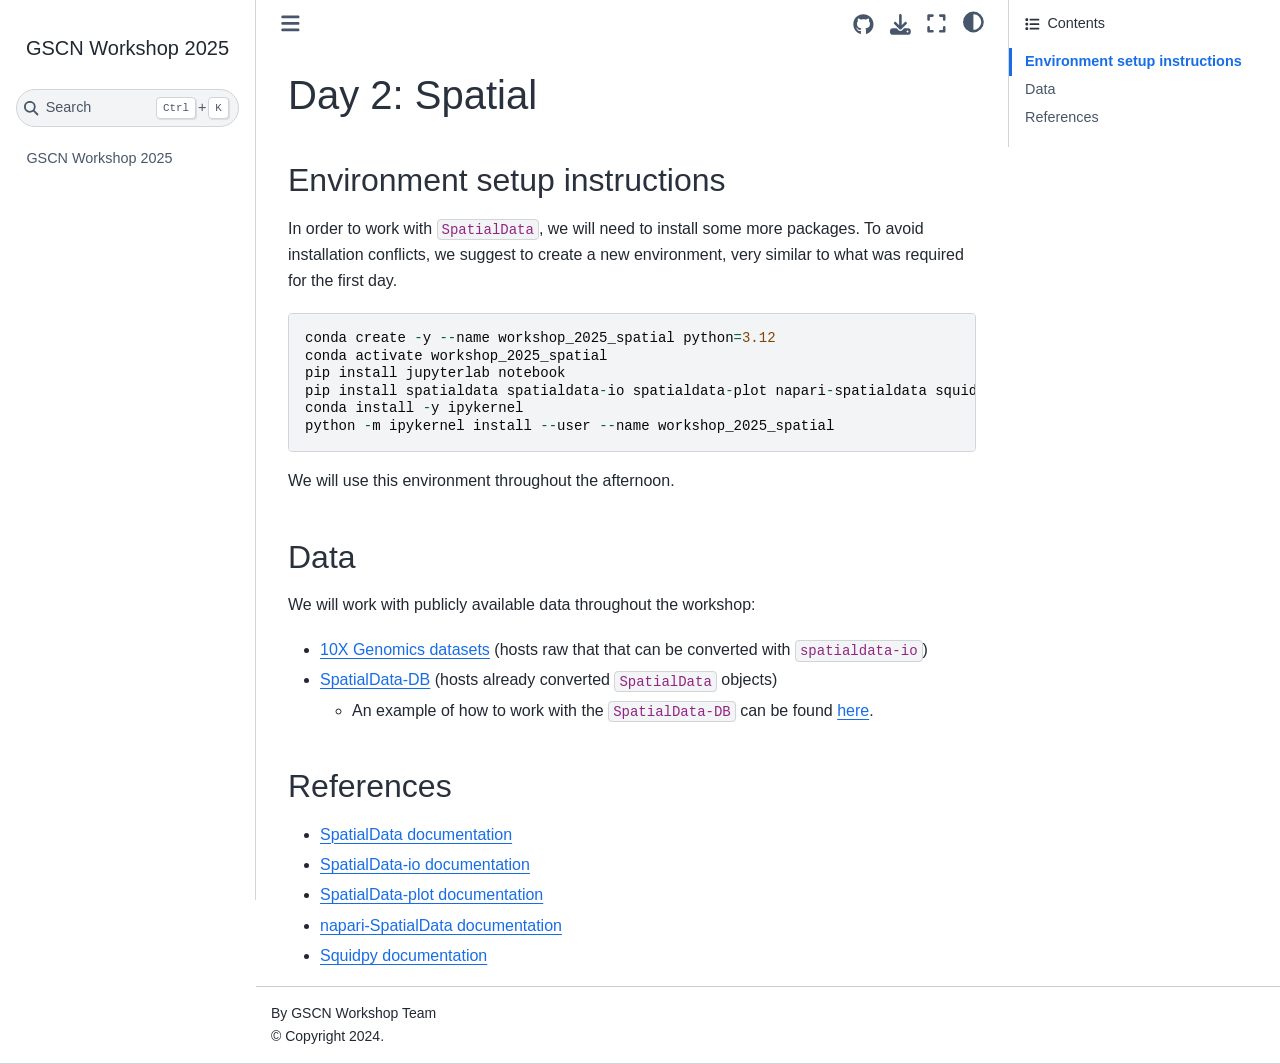
<file: day_2/spatialdata/README.html>
<!DOCTYPE html>


<html lang="en" data-content_root="../../" >

  <head>
    <meta charset="utf-8" />
    <meta name="viewport" content="width=device-width, initial-scale=1.0" /><meta name="viewport" content="width=device-width, initial-scale=1" />

    <title>Day 2: Spatial &#8212; GSCN Workshop 2025</title>
  
  
  
  <script data-cfasync="false">
    document.documentElement.dataset.mode = localStorage.getItem("mode") || "";
    document.documentElement.dataset.theme = localStorage.getItem("theme") || "";
  </script>
  
  <!-- Loaded before other Sphinx assets -->
  <link href="../../_static/styles/theme.css?digest=dfe6caa3a7d634c4db9b" rel="stylesheet" />
<link href="../../_static/styles/bootstrap.css?digest=dfe6caa3a7d634c4db9b" rel="stylesheet" />
<link href="../../_static/styles/pydata-sphinx-theme.css?digest=dfe6caa3a7d634c4db9b" rel="stylesheet" />

  
  <link href="../../_static/vendor/fontawesome/6.5.2/css/all.min.css?digest=dfe6caa3a7d634c4db9b" rel="stylesheet" />
  <link rel="preload" as="font" type="font/woff2" crossorigin href="../../_static/vendor/fontawesome/6.5.2/webfonts/fa-solid-900.woff2" />
<link rel="preload" as="font" type="font/woff2" crossorigin href="../../_static/vendor/fontawesome/6.5.2/webfonts/fa-brands-400.woff2" />
<link rel="preload" as="font" type="font/woff2" crossorigin href="../../_static/vendor/fontawesome/6.5.2/webfonts/fa-regular-400.woff2" />

    <link rel="stylesheet" type="text/css" href="../../_static/pygments.css?v=03e43079" />
    <link rel="stylesheet" type="text/css" href="../../_static/styles/sphinx-book-theme.css?v=eba8b062" />
    <link rel="stylesheet" type="text/css" href="../../_static/togglebutton.css?v=13237357" />
    <link rel="stylesheet" type="text/css" href="../../_static/copybutton.css?v=76b2166b" />
    <link rel="stylesheet" type="text/css" href="../../_static/mystnb.4510f1fc1dee50b3e5859aac5469c37c29e427902b24a333a5f9fcb2f0b3ac41.css" />
    <link rel="stylesheet" type="text/css" href="../../_static/sphinx-thebe.css?v=4fa983c6" />
    <link rel="stylesheet" type="text/css" href="../../_static/sphinx-design.min.css?v=95c83b7e" />
  
  <!-- Pre-loaded scripts that we'll load fully later -->
  <link rel="preload" as="script" href="../../_static/scripts/bootstrap.js?digest=dfe6caa3a7d634c4db9b" />
<link rel="preload" as="script" href="../../_static/scripts/pydata-sphinx-theme.js?digest=dfe6caa3a7d634c4db9b" />
  <script src="../../_static/vendor/fontawesome/6.5.2/js/all.min.js?digest=dfe6caa3a7d634c4db9b"></script>

    <script src="../../_static/documentation_options.js?v=9eb32ce0"></script>
    <script src="../../_static/doctools.js?v=9a2dae69"></script>
    <script src="../../_static/sphinx_highlight.js?v=dc90522c"></script>
    <script src="../../_static/clipboard.min.js?v=a7894cd8"></script>
    <script src="../../_static/copybutton.js?v=f281be69"></script>
    <script src="../../_static/scripts/sphinx-book-theme.js?v=887ef09a"></script>
    <script>let toggleHintShow = 'Click to show';</script>
    <script>let toggleHintHide = 'Click to hide';</script>
    <script>let toggleOpenOnPrint = 'true';</script>
    <script src="../../_static/togglebutton.js?v=4a39c7ea"></script>
    <script>var togglebuttonSelector = '.toggle, .admonition.dropdown';</script>
    <script src="../../_static/design-tabs.js?v=f930bc37"></script>
    <script>const THEBE_JS_URL = "https://unpkg.com/thebe@0.8.2/lib/index.js"; const thebe_selector = ".thebe,.cell"; const thebe_selector_input = "pre"; const thebe_selector_output = ".output, .cell_output"</script>
    <script async="async" src="../../_static/sphinx-thebe.js?v=c100c467"></script>
    <script>var togglebuttonSelector = '.toggle, .admonition.dropdown';</script>
    <script>const THEBE_JS_URL = "https://unpkg.com/thebe@0.8.2/lib/index.js"; const thebe_selector = ".thebe,.cell"; const thebe_selector_input = "pre"; const thebe_selector_output = ".output, .cell_output"</script>
    <script>DOCUMENTATION_OPTIONS.pagename = 'day_2/spatialdata/README';</script>
    <link rel="canonical" href="/202504_workshop_GSCN/day_2/spatialdata/README.html" />
    <link rel="index" title="Index" href="../../genindex.html" />
    <link rel="search" title="Search" href="../../search.html" />
  <meta name="viewport" content="width=device-width, initial-scale=1"/>
  <meta name="docsearch:language" content="en"/>
  </head>
  
  
  <body data-bs-spy="scroll" data-bs-target=".bd-toc-nav" data-offset="180" data-bs-root-margin="0px 0px -60%" data-default-mode="">

  
  
  <div id="pst-skip-link" class="skip-link d-print-none"><a href="#main-content">Skip to main content</a></div>
  
  <div id="pst-scroll-pixel-helper"></div>
  
  <button type="button" class="btn rounded-pill" id="pst-back-to-top">
    <i class="fa-solid fa-arrow-up"></i>Back to top</button>

  
  <input type="checkbox"
          class="sidebar-toggle"
          id="pst-primary-sidebar-checkbox"/>
  <label class="overlay overlay-primary" for="pst-primary-sidebar-checkbox"></label>
  
  <input type="checkbox"
          class="sidebar-toggle"
          id="pst-secondary-sidebar-checkbox"/>
  <label class="overlay overlay-secondary" for="pst-secondary-sidebar-checkbox"></label>
  
  <div class="search-button__wrapper">
    <div class="search-button__overlay"></div>
    <div class="search-button__search-container">
<form class="bd-search d-flex align-items-center"
      action="../../search.html"
      method="get">
  <i class="fa-solid fa-magnifying-glass"></i>
  <input type="search"
         class="form-control"
         name="q"
         id="search-input"
         placeholder="Search this book..."
         aria-label="Search this book..."
         autocomplete="off"
         autocorrect="off"
         autocapitalize="off"
         spellcheck="false"/>
  <span class="search-button__kbd-shortcut"><kbd class="kbd-shortcut__modifier">Ctrl</kbd>+<kbd>K</kbd></span>
</form></div>
  </div>

  <div class="pst-async-banner-revealer d-none">
  <aside id="bd-header-version-warning" class="d-none d-print-none" aria-label="Version warning"></aside>
</div>

  
    <header class="bd-header navbar navbar-expand-lg bd-navbar d-print-none">
    </header>
  

  <div class="bd-container">
    <div class="bd-container__inner bd-page-width">
      
      
      
        
      
      <div class="bd-sidebar-primary bd-sidebar">
        

  
  <div class="sidebar-header-items sidebar-primary__section">
    
    
    
    
  </div>
  
    <div class="sidebar-primary-items__start sidebar-primary__section">
        <div class="sidebar-primary-item">

  
    
  

<a class="navbar-brand logo" href="../../index.html">
  
  
  
  
  
  
    <p class="title logo__title">GSCN Workshop 2025</p>
  
</a></div>
        <div class="sidebar-primary-item">

 <script>
 document.write(`
   <button class="btn search-button-field search-button__button" title="Search" aria-label="Search" data-bs-placement="bottom" data-bs-toggle="tooltip">
    <i class="fa-solid fa-magnifying-glass"></i>
    <span class="search-button__default-text">Search</span>
    <span class="search-button__kbd-shortcut"><kbd class="kbd-shortcut__modifier">Ctrl</kbd>+<kbd class="kbd-shortcut__modifier">K</kbd></span>
   </button>
 `);
 </script></div>
        <div class="sidebar-primary-item"><nav class="bd-links bd-docs-nav" aria-label="Main">
    <div class="bd-toc-item navbar-nav active">
        
        <ul class="nav bd-sidenav bd-sidenav__home-link">
            <li class="toctree-l1">
                <a class="reference internal" href="../../index.html">
                    GSCN Workshop 2025
                </a>
            </li>
        </ul>
        
    </div>
</nav></div>
    </div>
  
  
  <div class="sidebar-primary-items__end sidebar-primary__section">
  </div>
  
  <div id="rtd-footer-container"></div>


      </div>
      
      <main id="main-content" class="bd-main" role="main">
        
        

<div class="sbt-scroll-pixel-helper"></div>

          <div class="bd-content">
            <div class="bd-article-container">
              
              <div class="bd-header-article d-print-none">
<div class="header-article-items header-article__inner">
  
    <div class="header-article-items__start">
      
        <div class="header-article-item"><button class="sidebar-toggle primary-toggle btn btn-sm" title="Toggle primary sidebar" data-bs-placement="bottom" data-bs-toggle="tooltip">
  <span class="fa-solid fa-bars"></span>
</button></div>
      
    </div>
  
  
    <div class="header-article-items__end">
      
        <div class="header-article-item">

<div class="article-header-buttons">





<div class="dropdown dropdown-source-buttons">
  <button class="btn dropdown-toggle" type="button" data-bs-toggle="dropdown" aria-expanded="false" aria-label="Source repositories">
    <i class="fab fa-github"></i>
  </button>
  <ul class="dropdown-menu">
      
      
      
      <li><a href="https://github.com/scverse/202504_workshop_GSCN" target="_blank"
   class="btn btn-sm btn-source-repository-button dropdown-item"
   title="Source repository"
   data-bs-placement="left" data-bs-toggle="tooltip"
>
  

<span class="btn__icon-container">
  <i class="fab fa-github"></i>
  </span>
<span class="btn__text-container">Repository</span>
</a>
</li>
      
      
      
      
      <li><a href="https://github.com/scverse/202504_workshop_GSCN/edit/main/day_2/spatialdata/README.md" target="_blank"
   class="btn btn-sm btn-source-edit-button dropdown-item"
   title="Suggest edit"
   data-bs-placement="left" data-bs-toggle="tooltip"
>
  

<span class="btn__icon-container">
  <i class="fas fa-pencil-alt"></i>
  </span>
<span class="btn__text-container">Suggest edit</span>
</a>
</li>
      
      
      
      
      <li><a href="https://github.com/scverse/202504_workshop_GSCN/issues/new?title=Issue%20on%20page%20%2Fday_2/spatialdata/README.html&body=Your%20issue%20content%20here." target="_blank"
   class="btn btn-sm btn-source-issues-button dropdown-item"
   title="Open an issue"
   data-bs-placement="left" data-bs-toggle="tooltip"
>
  

<span class="btn__icon-container">
  <i class="fas fa-lightbulb"></i>
  </span>
<span class="btn__text-container">Open issue</span>
</a>
</li>
      
  </ul>
</div>






<div class="dropdown dropdown-download-buttons">
  <button class="btn dropdown-toggle" type="button" data-bs-toggle="dropdown" aria-expanded="false" aria-label="Download this page">
    <i class="fas fa-download"></i>
  </button>
  <ul class="dropdown-menu">
      
      
      
      <li><a href="../../_sources/day_2/spatialdata/README.md" target="_blank"
   class="btn btn-sm btn-download-source-button dropdown-item"
   title="Download source file"
   data-bs-placement="left" data-bs-toggle="tooltip"
>
  

<span class="btn__icon-container">
  <i class="fas fa-file"></i>
  </span>
<span class="btn__text-container">.md</span>
</a>
</li>
      
      
      
      
      <li>
<button onclick="window.print()"
  class="btn btn-sm btn-download-pdf-button dropdown-item"
  title="Print to PDF"
  data-bs-placement="left" data-bs-toggle="tooltip"
>
  

<span class="btn__icon-container">
  <i class="fas fa-file-pdf"></i>
  </span>
<span class="btn__text-container">.pdf</span>
</button>
</li>
      
  </ul>
</div>




<button onclick="toggleFullScreen()"
  class="btn btn-sm btn-fullscreen-button"
  title="Fullscreen mode"
  data-bs-placement="bottom" data-bs-toggle="tooltip"
>
  

<span class="btn__icon-container">
  <i class="fas fa-expand"></i>
  </span>

</button>



<script>
document.write(`
  <button class="btn btn-sm nav-link pst-navbar-icon theme-switch-button" title="light/dark" aria-label="light/dark" data-bs-placement="bottom" data-bs-toggle="tooltip">
    <i class="theme-switch fa-solid fa-sun fa-lg" data-mode="light"></i>
    <i class="theme-switch fa-solid fa-moon fa-lg" data-mode="dark"></i>
    <i class="theme-switch fa-solid fa-circle-half-stroke fa-lg" data-mode="auto"></i>
  </button>
`);
</script>


<script>
document.write(`
  <button class="btn btn-sm pst-navbar-icon search-button search-button__button" title="Search" aria-label="Search" data-bs-placement="bottom" data-bs-toggle="tooltip">
    <i class="fa-solid fa-magnifying-glass fa-lg"></i>
  </button>
`);
</script>
<button class="sidebar-toggle secondary-toggle btn btn-sm" title="Toggle secondary sidebar" data-bs-placement="bottom" data-bs-toggle="tooltip">
    <span class="fa-solid fa-list"></span>
</button>
</div></div>
      
    </div>
  
</div>
</div>
              
              

<div id="jb-print-docs-body" class="onlyprint">
    <h1>Day 2: Spatial</h1>
    <!-- Table of contents -->
    <div id="print-main-content">
        <div id="jb-print-toc">
            
            <div>
                <h2> Contents </h2>
            </div>
            <nav aria-label="Page">
                <ul class="visible nav section-nav flex-column">
<li class="toc-h2 nav-item toc-entry"><a class="reference internal nav-link" href="#environment-setup-instructions">Environment setup instructions</a></li>
<li class="toc-h2 nav-item toc-entry"><a class="reference internal nav-link" href="#data">Data</a></li>
<li class="toc-h2 nav-item toc-entry"><a class="reference internal nav-link" href="#references">References</a></li>
</ul>
            </nav>
        </div>
    </div>
</div>

              
                
<div id="searchbox"></div>
                <article class="bd-article">
                  
  <section class="tex2jax_ignore mathjax_ignore" id="day-2-spatial">
<h1>Day 2: Spatial<a class="headerlink" href="#day-2-spatial" title="Link to this heading">#</a></h1>
<section id="environment-setup-instructions">
<h2>Environment setup instructions<a class="headerlink" href="#environment-setup-instructions" title="Link to this heading">#</a></h2>
<p>In order to work with <code class="docutils literal notranslate"><span class="pre">SpatialData</span></code>, we will need to install some more packages. To avoid installation conflicts, we suggest to create a new environment, very similar to what was required for the first day.</p>
<div class="highlight-default notranslate"><div class="highlight"><pre><span></span><span class="n">conda</span> <span class="n">create</span> <span class="o">-</span><span class="n">y</span> <span class="o">--</span><span class="n">name</span> <span class="n">workshop_2025_spatial</span> <span class="n">python</span><span class="o">=</span><span class="mf">3.12</span>
<span class="n">conda</span> <span class="n">activate</span> <span class="n">workshop_2025_spatial</span>
<span class="n">pip</span> <span class="n">install</span> <span class="n">jupyterlab</span> <span class="n">notebook</span>
<span class="n">pip</span> <span class="n">install</span> <span class="n">spatialdata</span> <span class="n">spatialdata</span><span class="o">-</span><span class="n">io</span> <span class="n">spatialdata</span><span class="o">-</span><span class="n">plot</span> <span class="n">napari</span><span class="o">-</span><span class="n">spatialdata</span> <span class="n">squidpy</span> <span class="n">lamindb</span><span class="p">[</span><span class="n">bionty</span><span class="p">]</span>
<span class="n">conda</span> <span class="n">install</span> <span class="o">-</span><span class="n">y</span> <span class="n">ipykernel</span>
<span class="n">python</span> <span class="o">-</span><span class="n">m</span> <span class="n">ipykernel</span> <span class="n">install</span> <span class="o">--</span><span class="n">user</span> <span class="o">--</span><span class="n">name</span> <span class="n">workshop_2025_spatial</span>
</pre></div>
</div>
<p>We will use this environment throughout the afternoon.</p>
</section>
<section id="data">
<h2>Data<a class="headerlink" href="#data" title="Link to this heading">#</a></h2>
<p>We will work with publicly available data throughout the workshop:</p>
<ul class="simple">
<li><p><a class="reference external" href="https://www.10xgenomics.com/datasets?configure%5BhitsPerPage%5D=50&amp;amp;configure%5BmaxValuesPerFacet%5D=1000&amp;amp;refinementList%5Bplatform%5D%5B0%5D=Visium%20Spatial&amp;amp;refinementList%5Bplatform%5D%5B1%5D=Xenium%20In%20Situ&amp;amp;page=4">10X Genomics datasets</a> (hosts raw that that can be converted with <code class="docutils literal notranslate"><span class="pre">spatialdata-io</span></code>)</p></li>
<li><p><a class="reference external" href="https://lamin.ai/scverse/spatialdata-db/artifacts?filter%5Band%5D%5B0%5D%5Bor%5D%5B0%5D%5B_branch_code%5D%5Beq%5D=1&amp;amp;filter%5Band%5D%5B1%5D%5Bor%5D%5B0%5D%5Bis_latest%5D%5Beq%5D=true">SpatialData-DB</a> (hosts already converted <code class="docutils literal notranslate"><span class="pre">SpatialData</span></code> objects)</p>
<ul>
<li><p>An example of how to work with the <code class="docutils literal notranslate"><span class="pre">SpatialData-DB</span></code> can be found <a class="reference external" href="https://github.com/scverse/202503_hackathon_owkin/blob/main/data/template_notebook.ipynb">here</a>.</p></li>
</ul>
</li>
</ul>
</section>
<section id="references">
<h2>References<a class="headerlink" href="#references" title="Link to this heading">#</a></h2>
<ul class="simple">
<li><p><a class="reference external" href="https://spatialdata.scverse.org/en/latest/">SpatialData documentation</a></p></li>
<li><p><a class="reference external" href="https://spatialdata.scverse.org/projects/io/en/latest/">SpatialData-io documentation</a></p></li>
<li><p><a class="reference external" href="https://spatialdata.scverse.org/projects/plot/en/latest/">SpatialData-plot documentation</a></p></li>
<li><p><a class="reference external" href="https://spatialdata.scverse.org/projects/napari/en/latest/">napari-SpatialData documentation</a></p></li>
<li><p><a class="reference external" href="https://squidpy.readthedocs.io/en/stable/">Squidpy documentation</a></p></li>
</ul>
</section>
</section>

    <script type="text/x-thebe-config">
    {
        requestKernel: true,
        binderOptions: {
            repo: "binder-examples/jupyter-stacks-datascience",
            ref: "master",
        },
        codeMirrorConfig: {
            theme: "abcdef",
            mode: "python"
        },
        kernelOptions: {
            name: "python3",
            path: "./day_2/spatialdata"
        },
        predefinedOutput: true
    }
    </script>
    <script>kernelName = 'python3'</script>

                </article>
              

              
              
              
              
                <footer class="prev-next-footer d-print-none">
                  
<div class="prev-next-area">
</div>
                </footer>
              
            </div>
            
            
              
                <div class="bd-sidebar-secondary bd-toc"><div class="sidebar-secondary-items sidebar-secondary__inner">


  <div class="sidebar-secondary-item">
  <div class="page-toc tocsection onthispage">
    <i class="fa-solid fa-list"></i> Contents
  </div>
  <nav class="bd-toc-nav page-toc">
    <ul class="visible nav section-nav flex-column">
<li class="toc-h2 nav-item toc-entry"><a class="reference internal nav-link" href="#environment-setup-instructions">Environment setup instructions</a></li>
<li class="toc-h2 nav-item toc-entry"><a class="reference internal nav-link" href="#data">Data</a></li>
<li class="toc-h2 nav-item toc-entry"><a class="reference internal nav-link" href="#references">References</a></li>
</ul>
  </nav></div>

</div></div>
              
            
          </div>
          <footer class="bd-footer-content">
            
<div class="bd-footer-content__inner container">
  
  <div class="footer-item">
    
<p class="component-author">
By GSCN Workshop Team
</p>

  </div>
  
  <div class="footer-item">
    

  <p class="copyright">
    
      © Copyright 2024.
      <br/>
    
  </p>

  </div>
  
  <div class="footer-item">
    
  </div>
  
  <div class="footer-item">
    
  </div>
  
</div>
          </footer>
        

      </main>
    </div>
  </div>
  
  <!-- Scripts loaded after <body> so the DOM is not blocked -->
  <script src="../../_static/scripts/bootstrap.js?digest=dfe6caa3a7d634c4db9b"></script>
<script src="../../_static/scripts/pydata-sphinx-theme.js?digest=dfe6caa3a7d634c4db9b"></script>

  <footer class="bd-footer">
  </footer>
  </body>
</html>
</file>
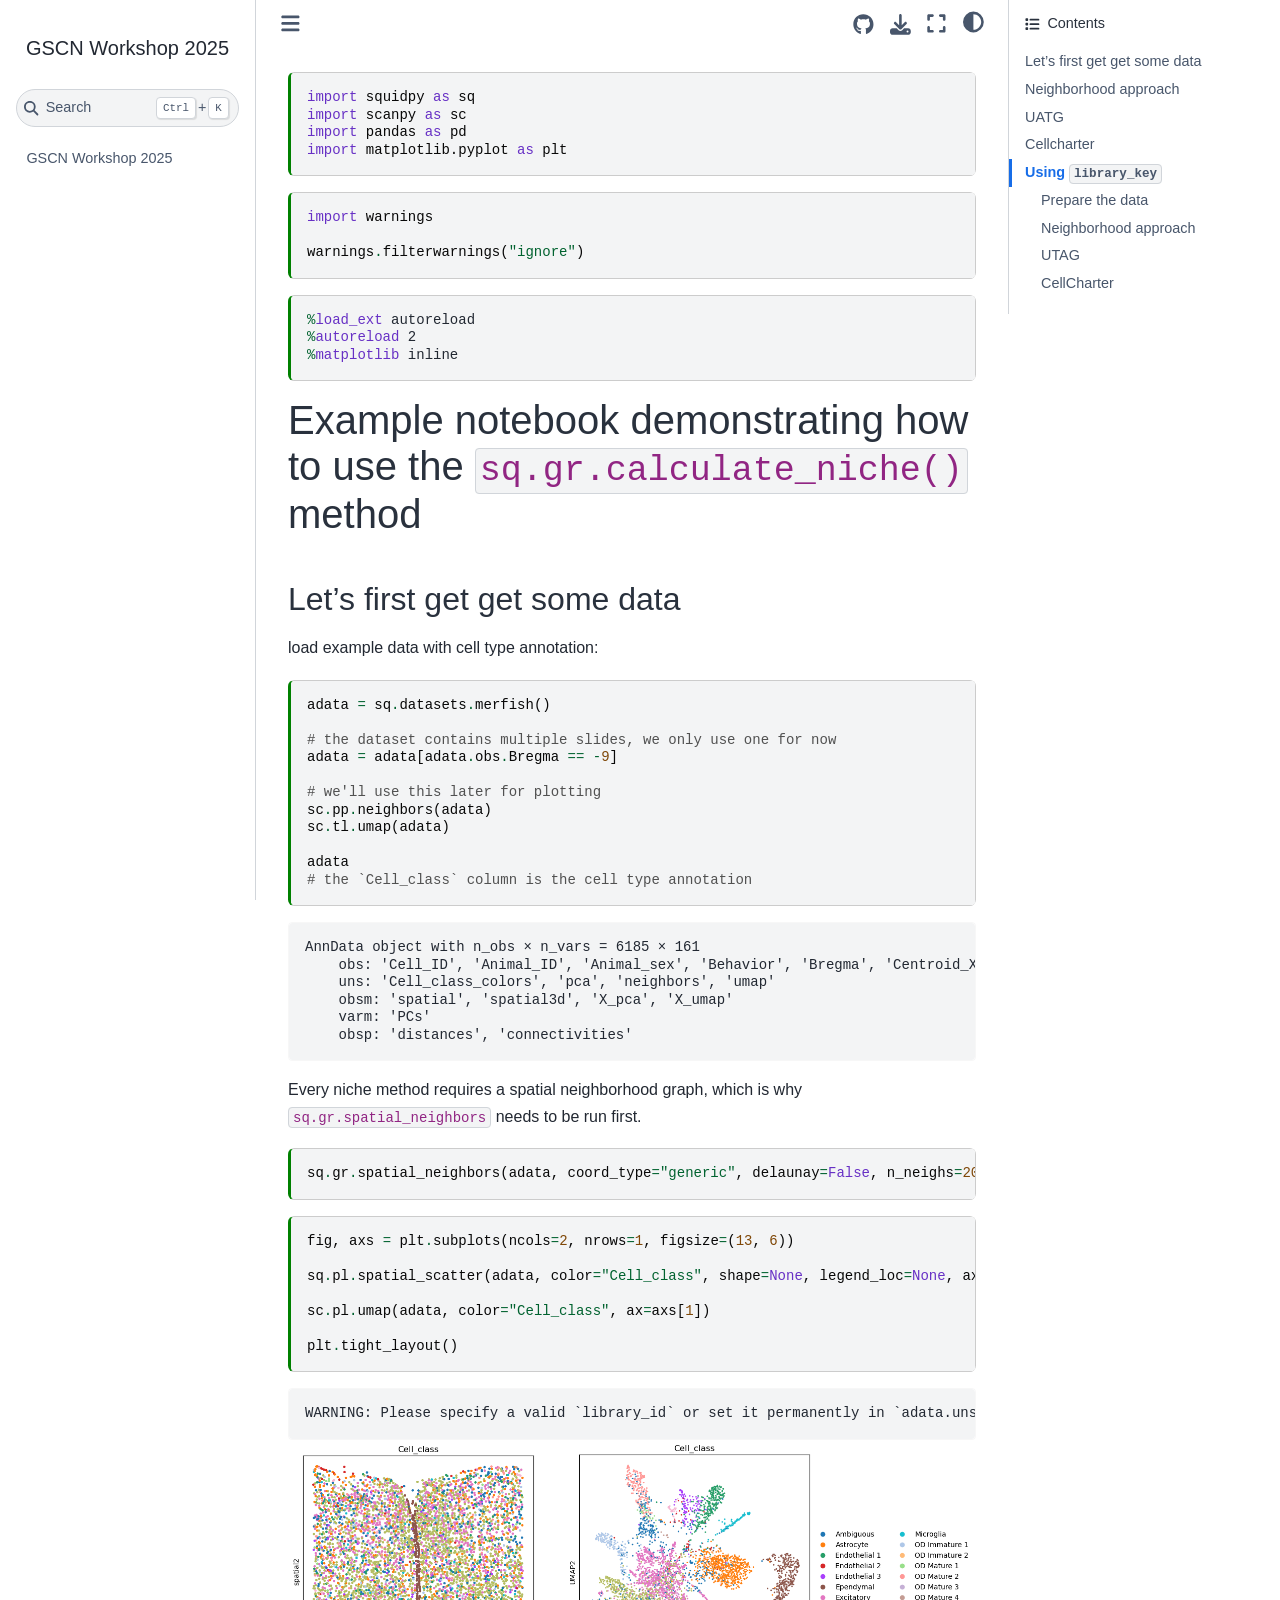
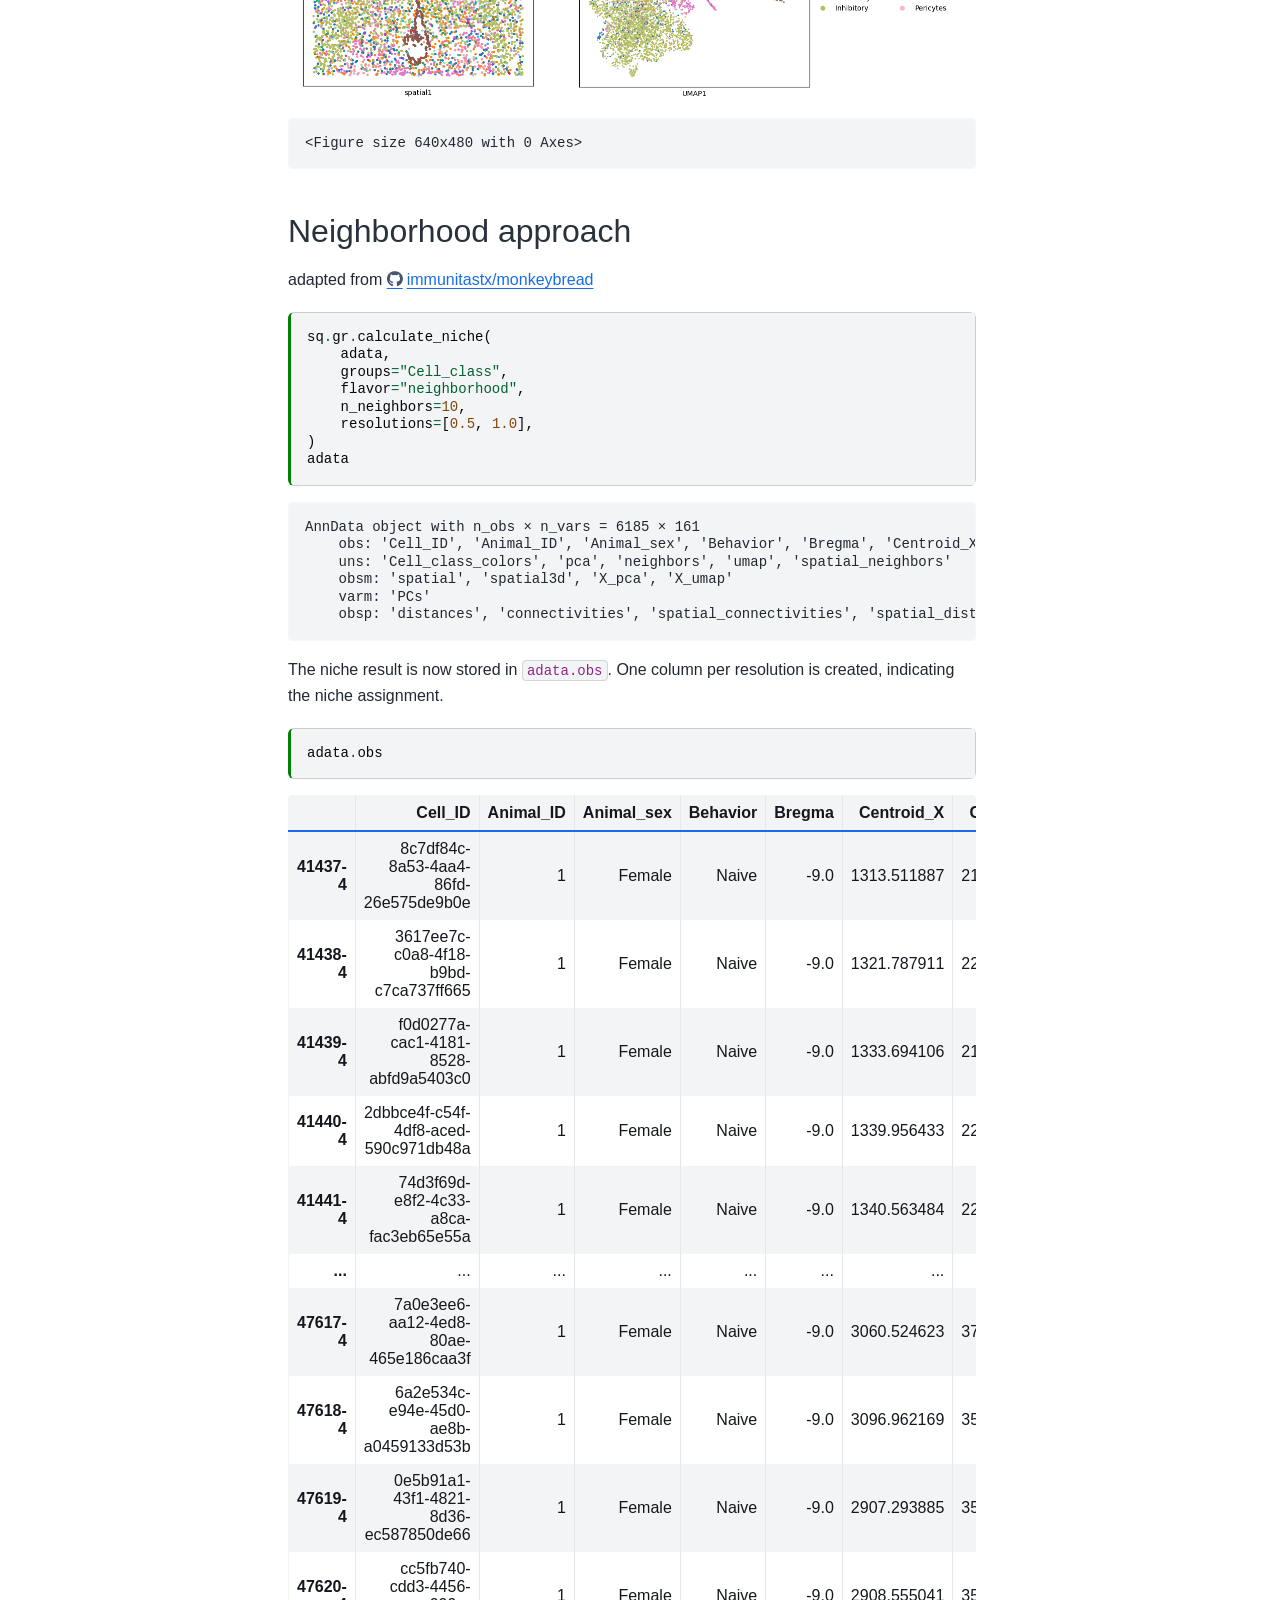
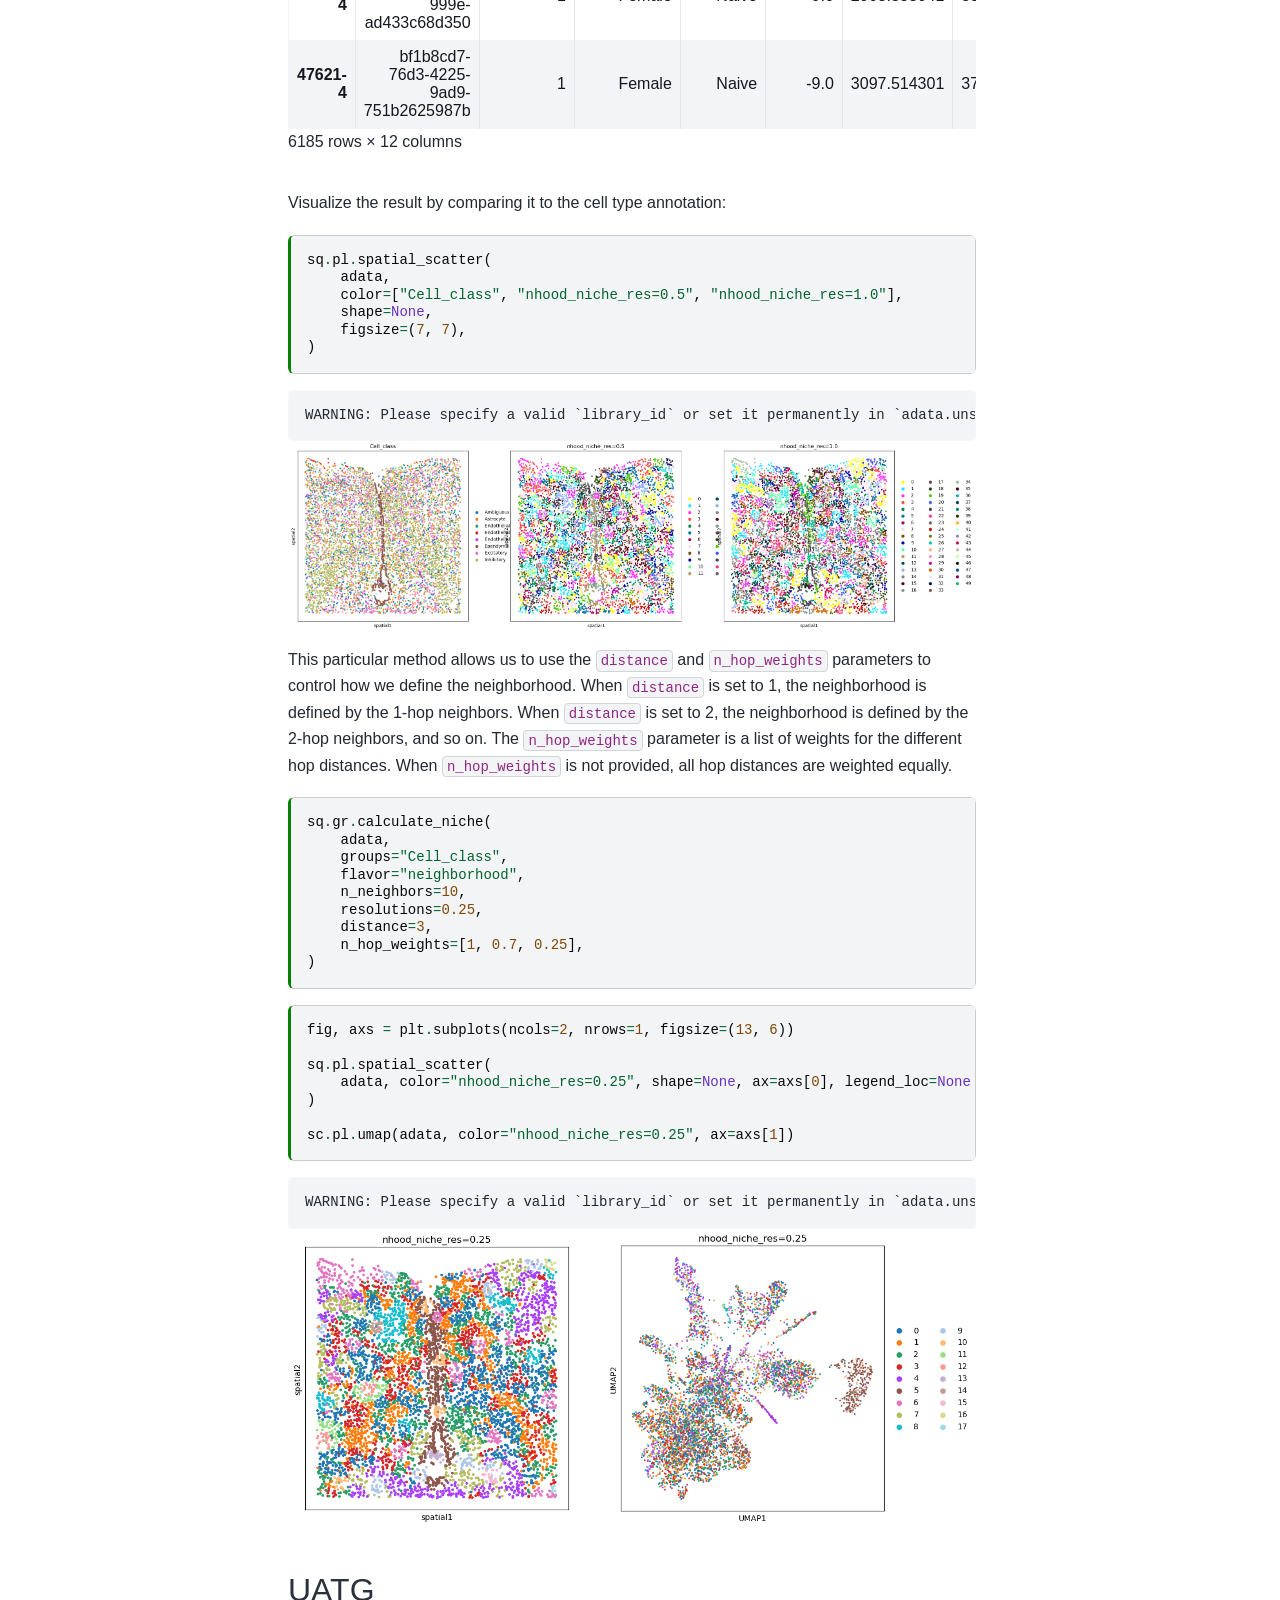
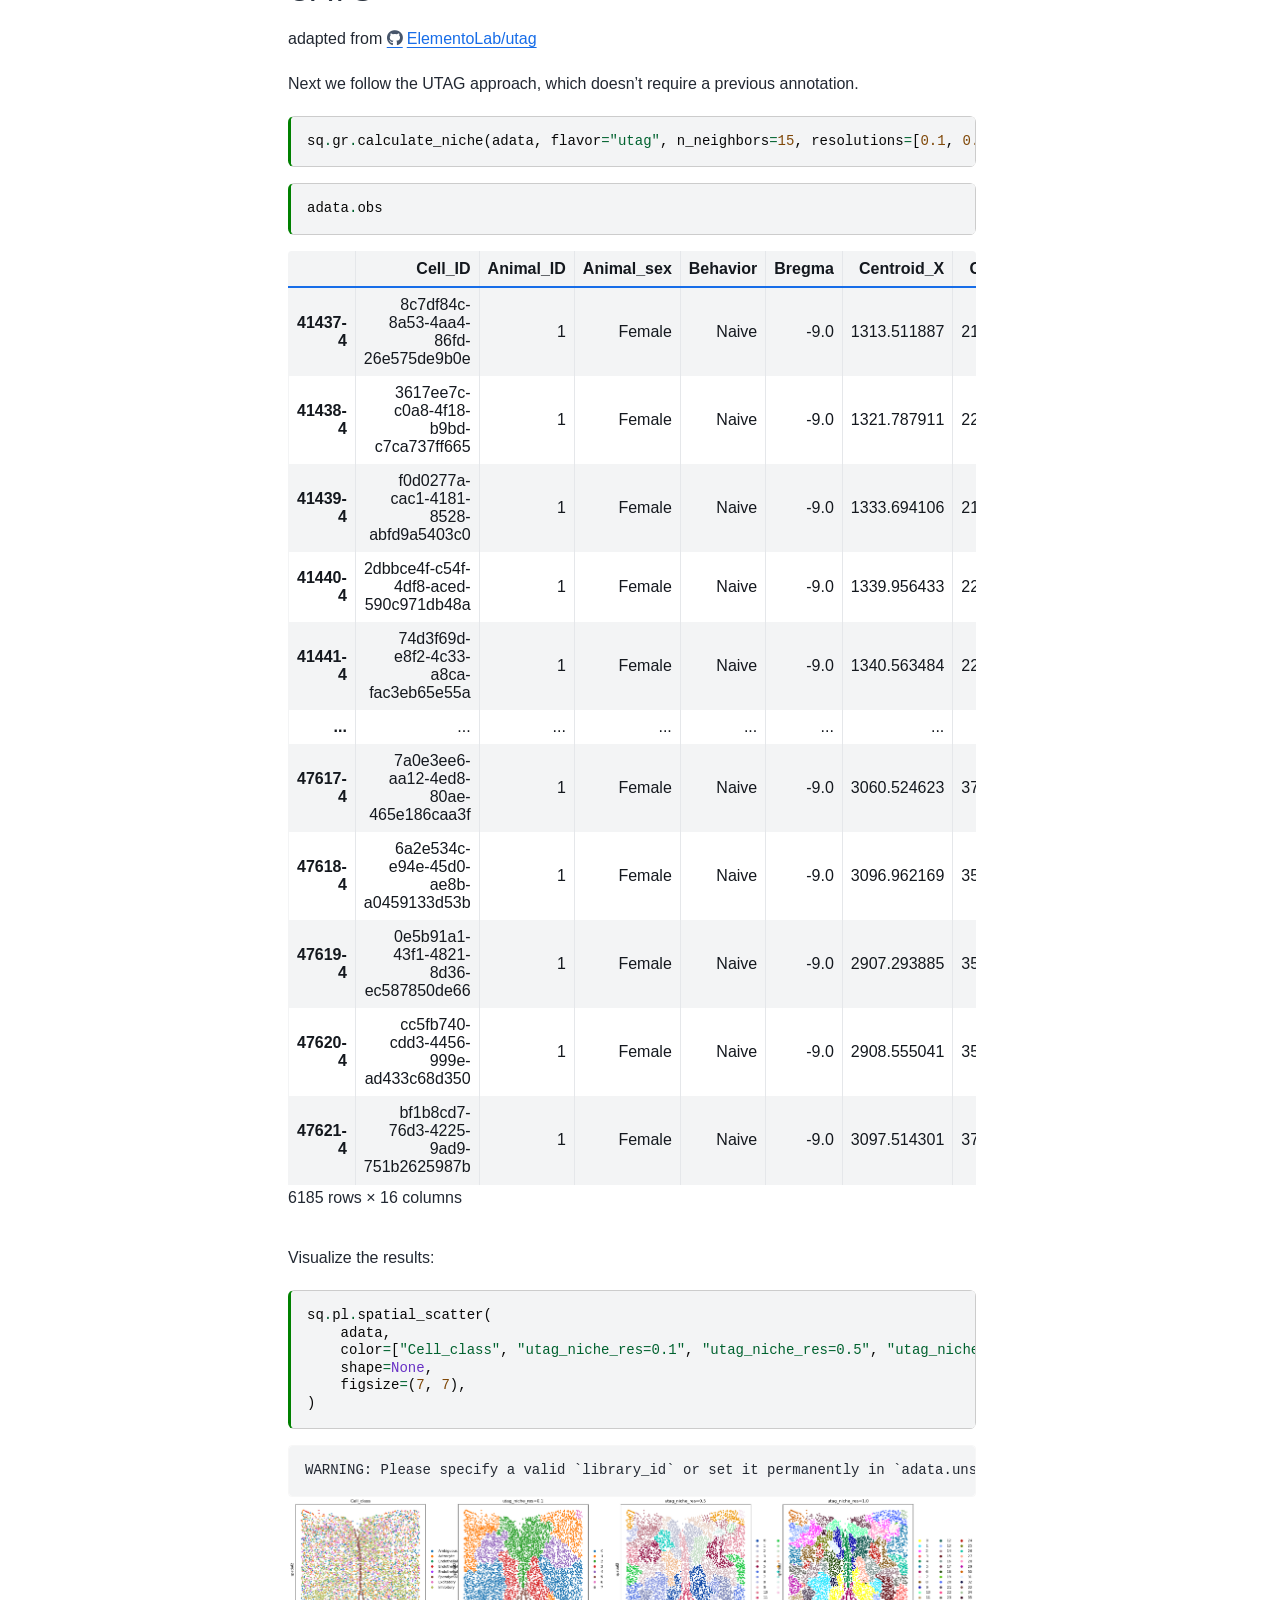
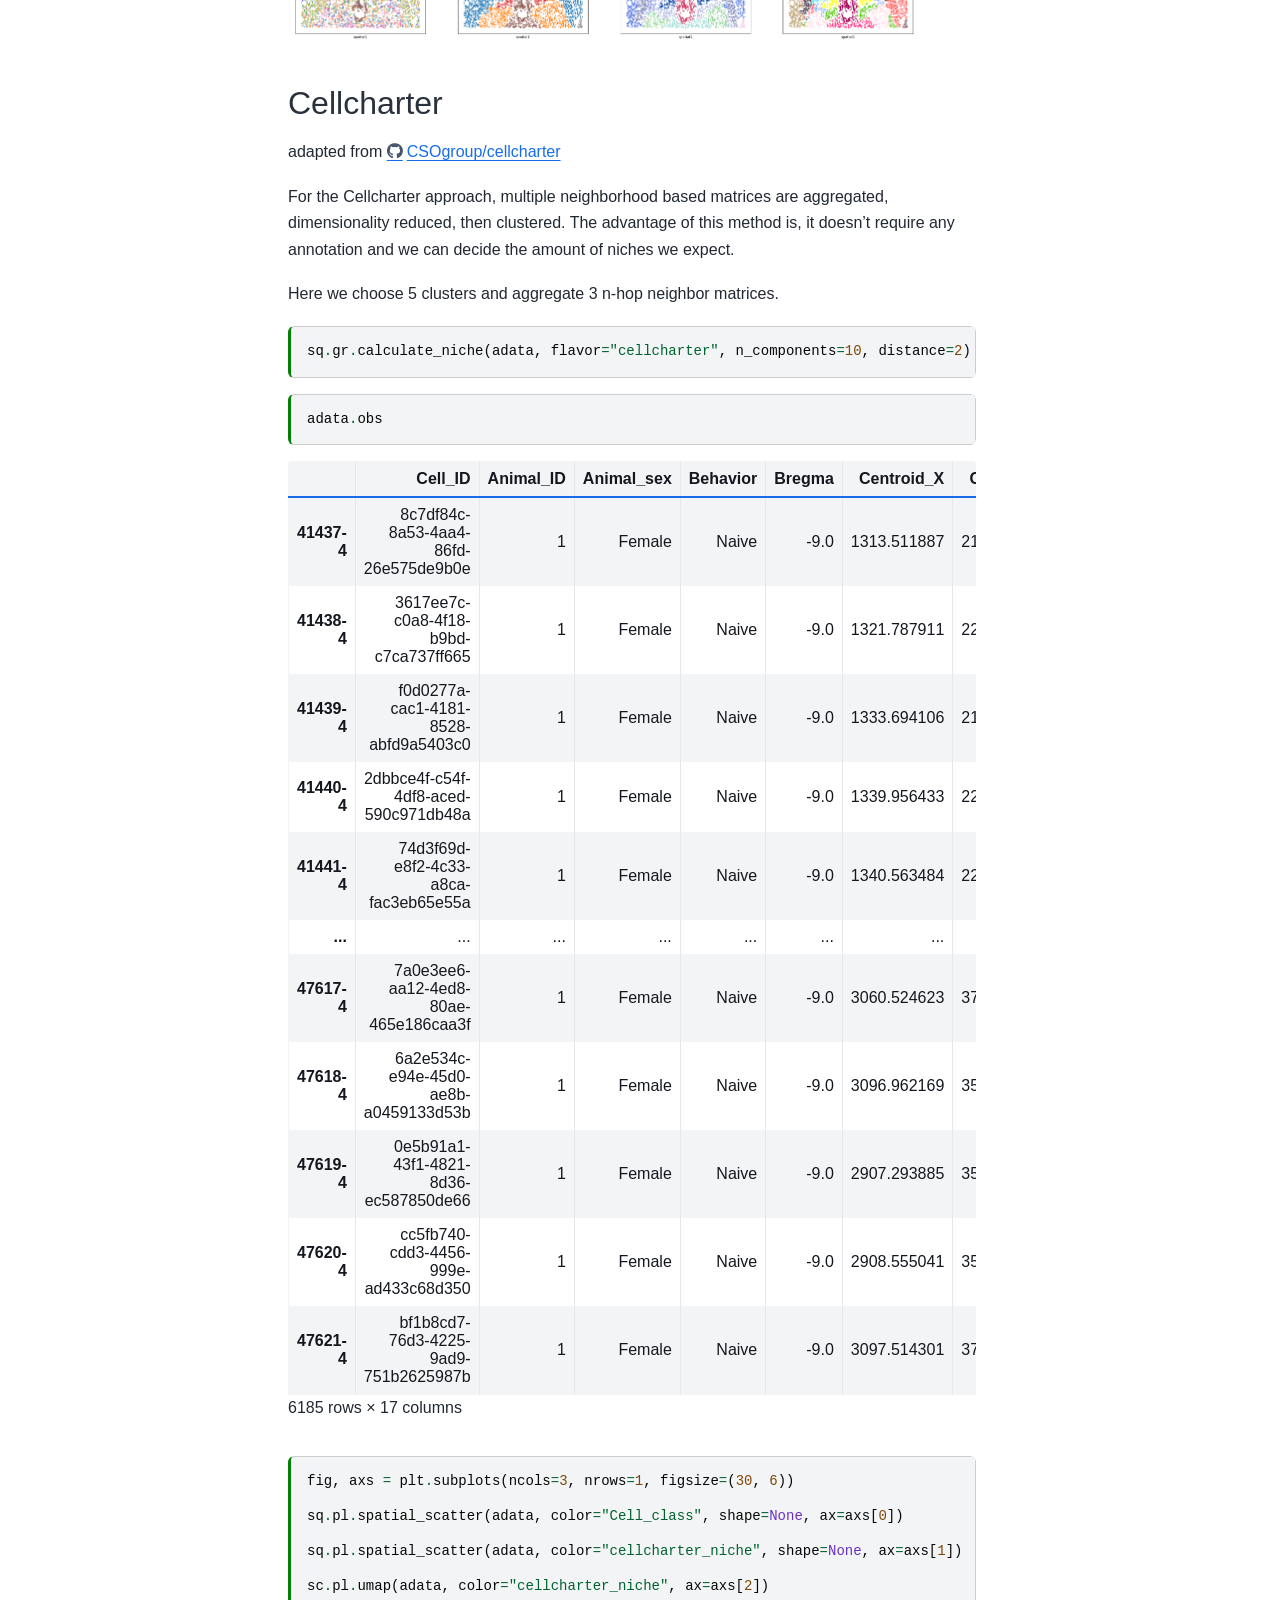
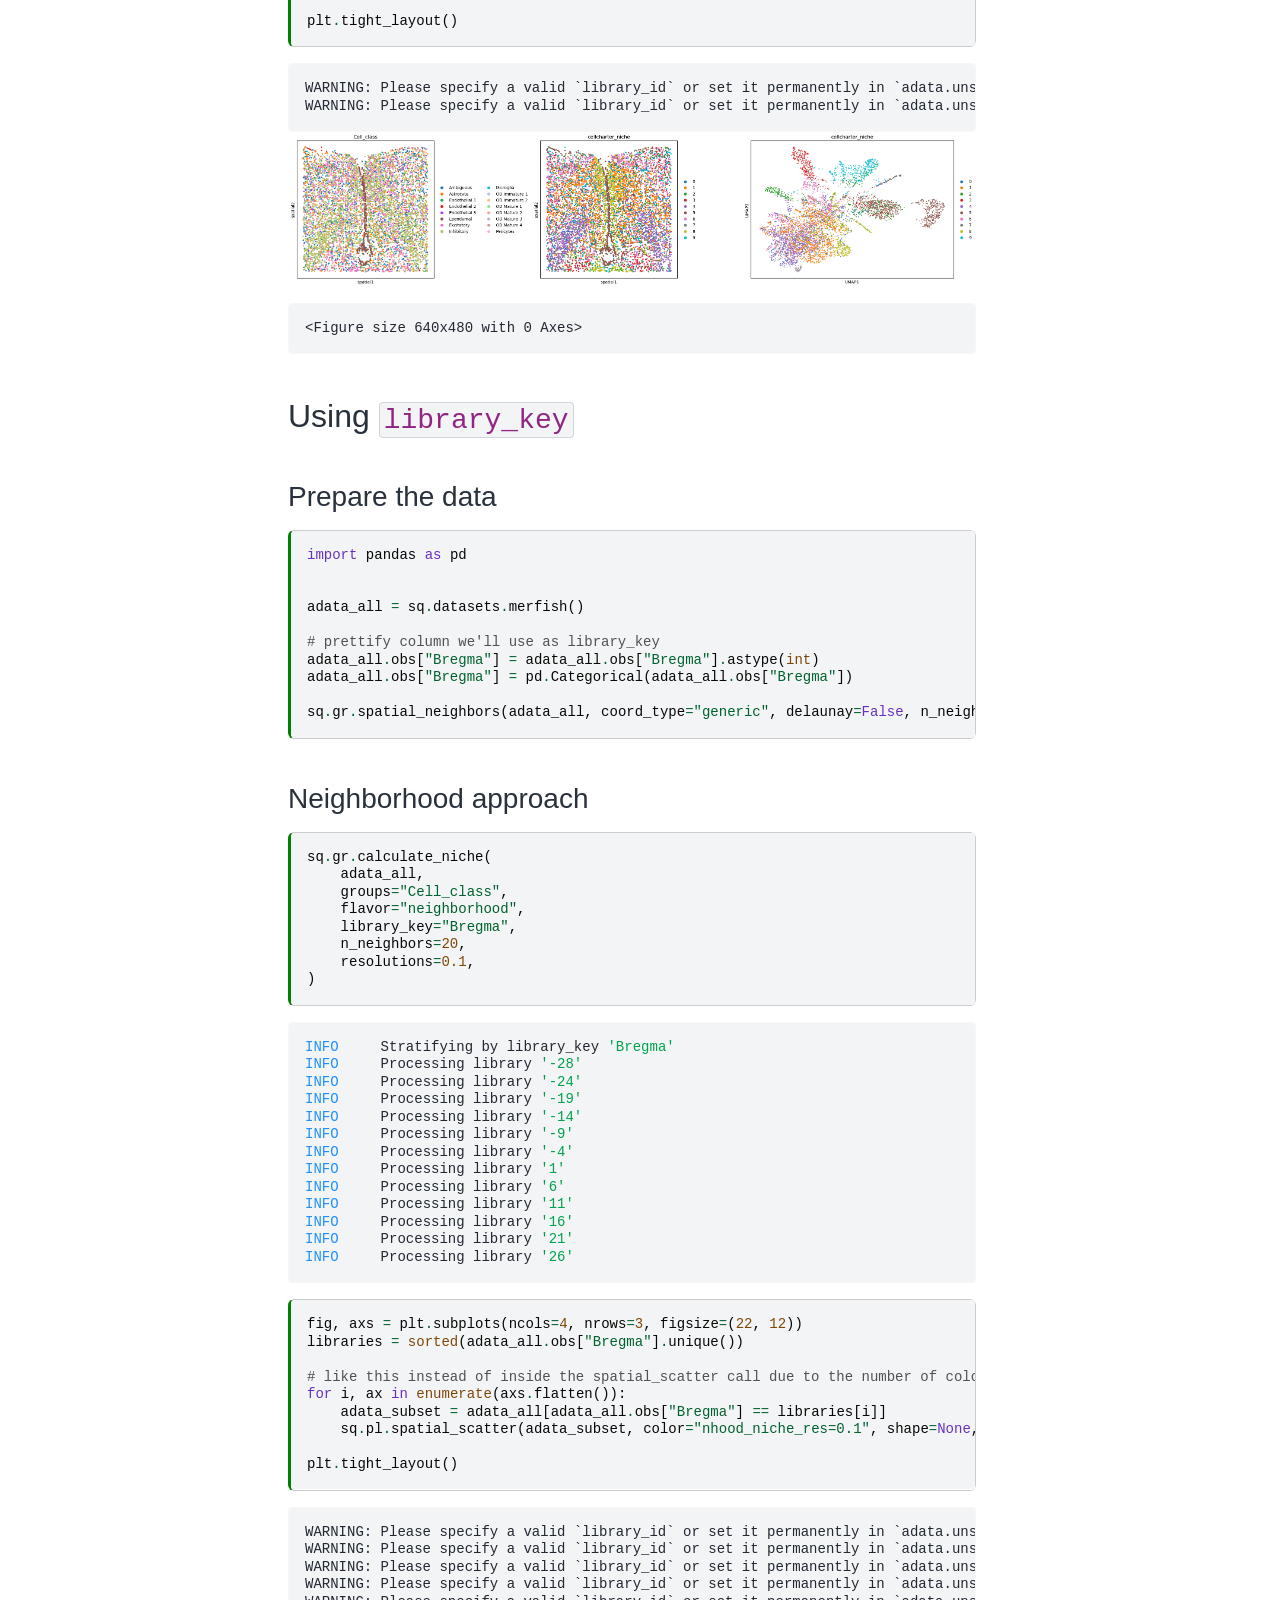
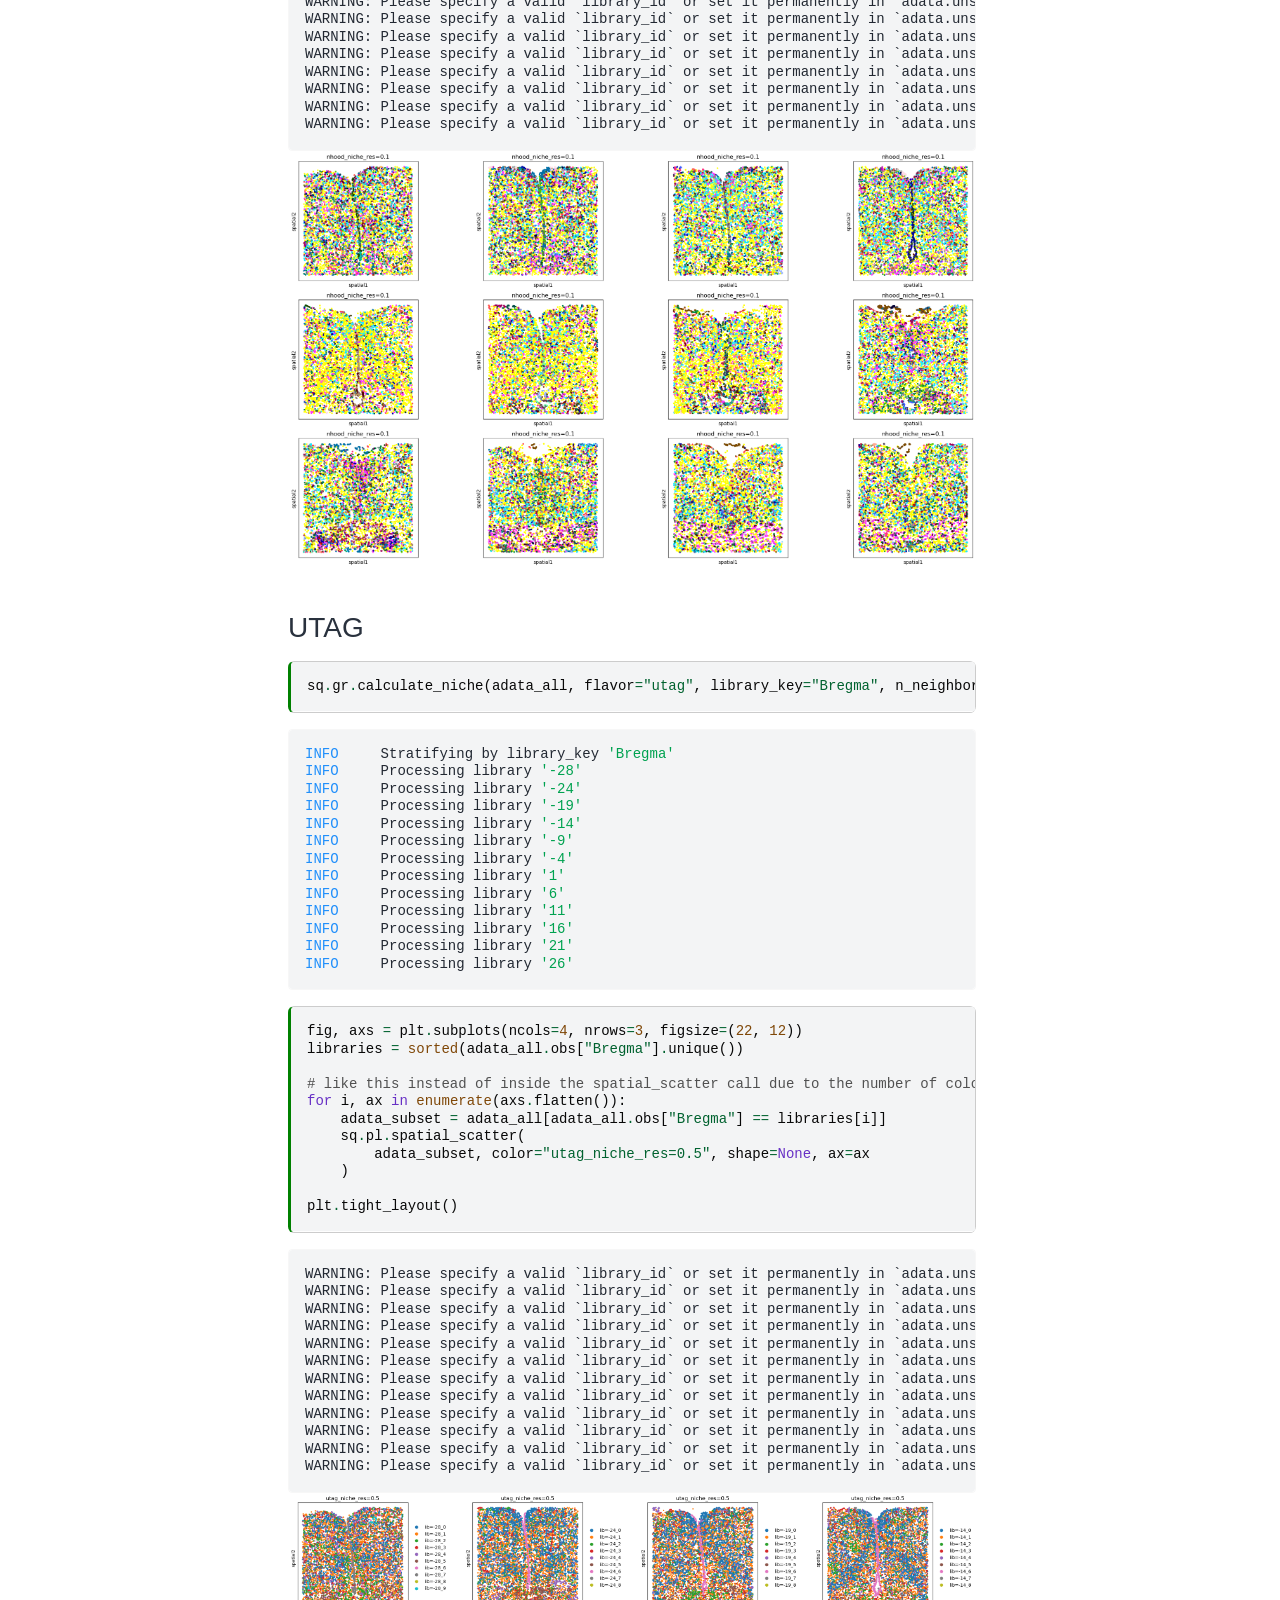
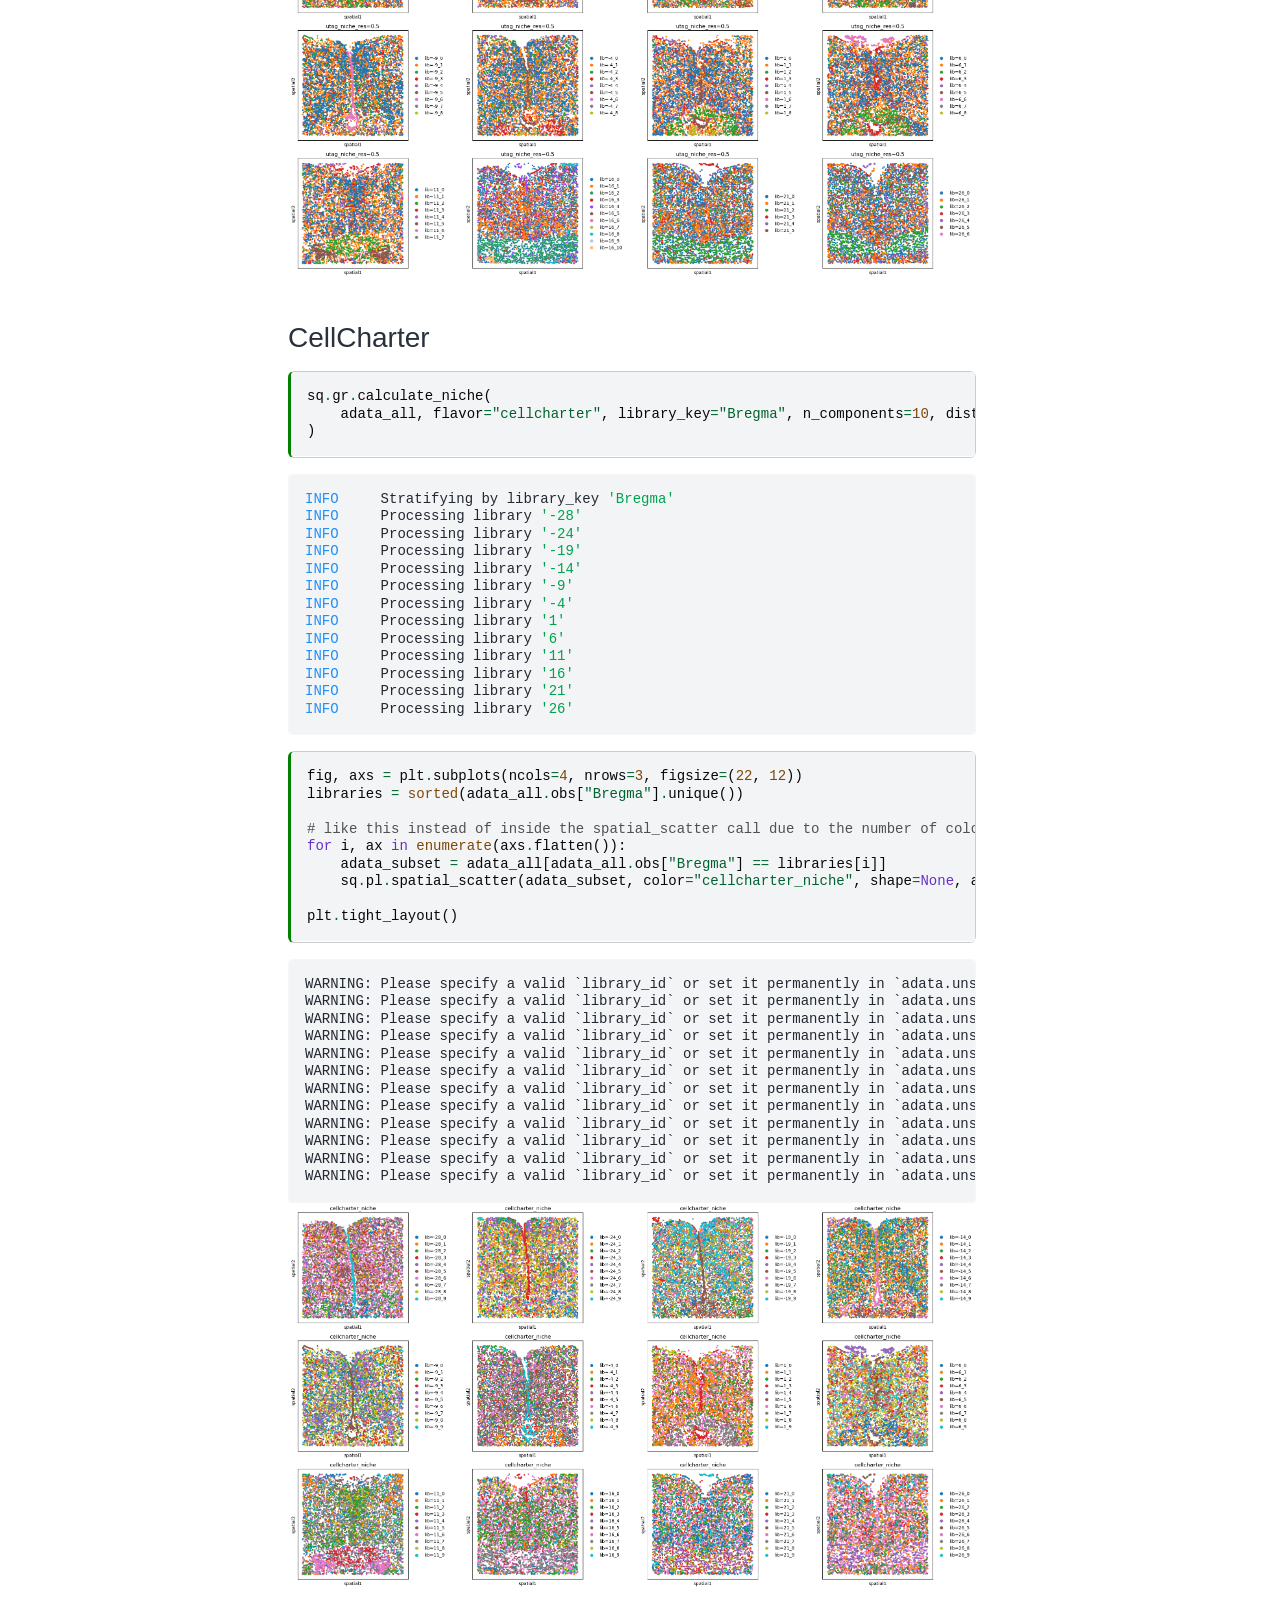
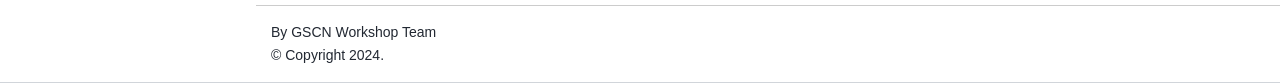
<file: day_2/spatialdata/advanced/tutorial_niche_calculation.html>
<!DOCTYPE html>


<html lang="en" data-content_root="../../../" >

  <head>
    <meta charset="utf-8" />
    <meta name="viewport" content="width=device-width, initial-scale=1.0" /><meta name="viewport" content="width=device-width, initial-scale=1" />

    <title>Example notebook demonstrating how to use the sq.gr.calculate_niche() method &#8212; GSCN Workshop 2025</title>
  
  
  
  <script data-cfasync="false">
    document.documentElement.dataset.mode = localStorage.getItem("mode") || "";
    document.documentElement.dataset.theme = localStorage.getItem("theme") || "";
  </script>
  
  <!-- Loaded before other Sphinx assets -->
  <link href="../../../_static/styles/theme.css?digest=dfe6caa3a7d634c4db9b" rel="stylesheet" />
<link href="../../../_static/styles/bootstrap.css?digest=dfe6caa3a7d634c4db9b" rel="stylesheet" />
<link href="../../../_static/styles/pydata-sphinx-theme.css?digest=dfe6caa3a7d634c4db9b" rel="stylesheet" />

  
  <link href="../../../_static/vendor/fontawesome/6.5.2/css/all.min.css?digest=dfe6caa3a7d634c4db9b" rel="stylesheet" />
  <link rel="preload" as="font" type="font/woff2" crossorigin href="../../../_static/vendor/fontawesome/6.5.2/webfonts/fa-solid-900.woff2" />
<link rel="preload" as="font" type="font/woff2" crossorigin href="../../../_static/vendor/fontawesome/6.5.2/webfonts/fa-brands-400.woff2" />
<link rel="preload" as="font" type="font/woff2" crossorigin href="../../../_static/vendor/fontawesome/6.5.2/webfonts/fa-regular-400.woff2" />

    <link rel="stylesheet" type="text/css" href="../../../_static/pygments.css?v=03e43079" />
    <link rel="stylesheet" type="text/css" href="../../../_static/styles/sphinx-book-theme.css?v=eba8b062" />
    <link rel="stylesheet" type="text/css" href="../../../_static/togglebutton.css?v=13237357" />
    <link rel="stylesheet" type="text/css" href="../../../_static/copybutton.css?v=76b2166b" />
    <link rel="stylesheet" type="text/css" href="../../../_static/mystnb.4510f1fc1dee50b3e5859aac5469c37c29e427902b24a333a5f9fcb2f0b3ac41.css" />
    <link rel="stylesheet" type="text/css" href="../../../_static/sphinx-thebe.css?v=4fa983c6" />
    <link rel="stylesheet" type="text/css" href="../../../_static/sphinx-design.min.css?v=95c83b7e" />
  
  <!-- Pre-loaded scripts that we'll load fully later -->
  <link rel="preload" as="script" href="../../../_static/scripts/bootstrap.js?digest=dfe6caa3a7d634c4db9b" />
<link rel="preload" as="script" href="../../../_static/scripts/pydata-sphinx-theme.js?digest=dfe6caa3a7d634c4db9b" />
  <script src="../../../_static/vendor/fontawesome/6.5.2/js/all.min.js?digest=dfe6caa3a7d634c4db9b"></script>

    <script src="../../../_static/documentation_options.js?v=9eb32ce0"></script>
    <script src="../../../_static/doctools.js?v=9a2dae69"></script>
    <script src="../../../_static/sphinx_highlight.js?v=dc90522c"></script>
    <script src="../../../_static/clipboard.min.js?v=a7894cd8"></script>
    <script src="../../../_static/copybutton.js?v=f281be69"></script>
    <script src="../../../_static/scripts/sphinx-book-theme.js?v=887ef09a"></script>
    <script>let toggleHintShow = 'Click to show';</script>
    <script>let toggleHintHide = 'Click to hide';</script>
    <script>let toggleOpenOnPrint = 'true';</script>
    <script src="../../../_static/togglebutton.js?v=4a39c7ea"></script>
    <script>var togglebuttonSelector = '.toggle, .admonition.dropdown';</script>
    <script src="../../../_static/design-tabs.js?v=f930bc37"></script>
    <script>const THEBE_JS_URL = "https://unpkg.com/thebe@0.8.2/lib/index.js"; const thebe_selector = ".thebe,.cell"; const thebe_selector_input = "pre"; const thebe_selector_output = ".output, .cell_output"</script>
    <script async="async" src="../../../_static/sphinx-thebe.js?v=c100c467"></script>
    <script>var togglebuttonSelector = '.toggle, .admonition.dropdown';</script>
    <script>const THEBE_JS_URL = "https://unpkg.com/thebe@0.8.2/lib/index.js"; const thebe_selector = ".thebe,.cell"; const thebe_selector_input = "pre"; const thebe_selector_output = ".output, .cell_output"</script>
    <script>DOCUMENTATION_OPTIONS.pagename = 'day_2/spatialdata/advanced/tutorial_niche_calculation';</script>
    <link rel="canonical" href="/202504_workshop_GSCN/day_2/spatialdata/advanced/tutorial_niche_calculation.html" />
    <link rel="index" title="Index" href="../../../genindex.html" />
    <link rel="search" title="Search" href="../../../search.html" />
  <meta name="viewport" content="width=device-width, initial-scale=1"/>
  <meta name="docsearch:language" content="en"/>
  </head>
  
  
  <body data-bs-spy="scroll" data-bs-target=".bd-toc-nav" data-offset="180" data-bs-root-margin="0px 0px -60%" data-default-mode="">

  
  
  <div id="pst-skip-link" class="skip-link d-print-none"><a href="#main-content">Skip to main content</a></div>
  
  <div id="pst-scroll-pixel-helper"></div>
  
  <button type="button" class="btn rounded-pill" id="pst-back-to-top">
    <i class="fa-solid fa-arrow-up"></i>Back to top</button>

  
  <input type="checkbox"
          class="sidebar-toggle"
          id="pst-primary-sidebar-checkbox"/>
  <label class="overlay overlay-primary" for="pst-primary-sidebar-checkbox"></label>
  
  <input type="checkbox"
          class="sidebar-toggle"
          id="pst-secondary-sidebar-checkbox"/>
  <label class="overlay overlay-secondary" for="pst-secondary-sidebar-checkbox"></label>
  
  <div class="search-button__wrapper">
    <div class="search-button__overlay"></div>
    <div class="search-button__search-container">
<form class="bd-search d-flex align-items-center"
      action="../../../search.html"
      method="get">
  <i class="fa-solid fa-magnifying-glass"></i>
  <input type="search"
         class="form-control"
         name="q"
         id="search-input"
         placeholder="Search this book..."
         aria-label="Search this book..."
         autocomplete="off"
         autocorrect="off"
         autocapitalize="off"
         spellcheck="false"/>
  <span class="search-button__kbd-shortcut"><kbd class="kbd-shortcut__modifier">Ctrl</kbd>+<kbd>K</kbd></span>
</form></div>
  </div>

  <div class="pst-async-banner-revealer d-none">
  <aside id="bd-header-version-warning" class="d-none d-print-none" aria-label="Version warning"></aside>
</div>

  
    <header class="bd-header navbar navbar-expand-lg bd-navbar d-print-none">
    </header>
  

  <div class="bd-container">
    <div class="bd-container__inner bd-page-width">
      
      
      
        
      
      <div class="bd-sidebar-primary bd-sidebar">
        

  
  <div class="sidebar-header-items sidebar-primary__section">
    
    
    
    
  </div>
  
    <div class="sidebar-primary-items__start sidebar-primary__section">
        <div class="sidebar-primary-item">

  
    
  

<a class="navbar-brand logo" href="../../../index.html">
  
  
  
  
  
  
    <p class="title logo__title">GSCN Workshop 2025</p>
  
</a></div>
        <div class="sidebar-primary-item">

 <script>
 document.write(`
   <button class="btn search-button-field search-button__button" title="Search" aria-label="Search" data-bs-placement="bottom" data-bs-toggle="tooltip">
    <i class="fa-solid fa-magnifying-glass"></i>
    <span class="search-button__default-text">Search</span>
    <span class="search-button__kbd-shortcut"><kbd class="kbd-shortcut__modifier">Ctrl</kbd>+<kbd class="kbd-shortcut__modifier">K</kbd></span>
   </button>
 `);
 </script></div>
        <div class="sidebar-primary-item"><nav class="bd-links bd-docs-nav" aria-label="Main">
    <div class="bd-toc-item navbar-nav active">
        
        <ul class="nav bd-sidenav bd-sidenav__home-link">
            <li class="toctree-l1">
                <a class="reference internal" href="../../../index.html">
                    GSCN Workshop 2025
                </a>
            </li>
        </ul>
        
    </div>
</nav></div>
    </div>
  
  
  <div class="sidebar-primary-items__end sidebar-primary__section">
  </div>
  
  <div id="rtd-footer-container"></div>


      </div>
      
      <main id="main-content" class="bd-main" role="main">
        
        

<div class="sbt-scroll-pixel-helper"></div>

          <div class="bd-content">
            <div class="bd-article-container">
              
              <div class="bd-header-article d-print-none">
<div class="header-article-items header-article__inner">
  
    <div class="header-article-items__start">
      
        <div class="header-article-item"><button class="sidebar-toggle primary-toggle btn btn-sm" title="Toggle primary sidebar" data-bs-placement="bottom" data-bs-toggle="tooltip">
  <span class="fa-solid fa-bars"></span>
</button></div>
      
    </div>
  
  
    <div class="header-article-items__end">
      
        <div class="header-article-item">

<div class="article-header-buttons">





<div class="dropdown dropdown-source-buttons">
  <button class="btn dropdown-toggle" type="button" data-bs-toggle="dropdown" aria-expanded="false" aria-label="Source repositories">
    <i class="fab fa-github"></i>
  </button>
  <ul class="dropdown-menu">
      
      
      
      <li><a href="https://github.com/scverse/202504_workshop_GSCN" target="_blank"
   class="btn btn-sm btn-source-repository-button dropdown-item"
   title="Source repository"
   data-bs-placement="left" data-bs-toggle="tooltip"
>
  

<span class="btn__icon-container">
  <i class="fab fa-github"></i>
  </span>
<span class="btn__text-container">Repository</span>
</a>
</li>
      
      
      
      
      <li><a href="https://github.com/scverse/202504_workshop_GSCN/edit/main/day_2/spatialdata/advanced/tutorial_niche_calculation.ipynb" target="_blank"
   class="btn btn-sm btn-source-edit-button dropdown-item"
   title="Suggest edit"
   data-bs-placement="left" data-bs-toggle="tooltip"
>
  

<span class="btn__icon-container">
  <i class="fas fa-pencil-alt"></i>
  </span>
<span class="btn__text-container">Suggest edit</span>
</a>
</li>
      
      
      
      
      <li><a href="https://github.com/scverse/202504_workshop_GSCN/issues/new?title=Issue%20on%20page%20%2Fday_2/spatialdata/advanced/tutorial_niche_calculation.html&body=Your%20issue%20content%20here." target="_blank"
   class="btn btn-sm btn-source-issues-button dropdown-item"
   title="Open an issue"
   data-bs-placement="left" data-bs-toggle="tooltip"
>
  

<span class="btn__icon-container">
  <i class="fas fa-lightbulb"></i>
  </span>
<span class="btn__text-container">Open issue</span>
</a>
</li>
      
  </ul>
</div>






<div class="dropdown dropdown-download-buttons">
  <button class="btn dropdown-toggle" type="button" data-bs-toggle="dropdown" aria-expanded="false" aria-label="Download this page">
    <i class="fas fa-download"></i>
  </button>
  <ul class="dropdown-menu">
      
      
      
      <li><a href="../../../_sources/day_2/spatialdata/advanced/tutorial_niche_calculation.ipynb" target="_blank"
   class="btn btn-sm btn-download-source-button dropdown-item"
   title="Download source file"
   data-bs-placement="left" data-bs-toggle="tooltip"
>
  

<span class="btn__icon-container">
  <i class="fas fa-file"></i>
  </span>
<span class="btn__text-container">.ipynb</span>
</a>
</li>
      
      
      
      
      <li>
<button onclick="window.print()"
  class="btn btn-sm btn-download-pdf-button dropdown-item"
  title="Print to PDF"
  data-bs-placement="left" data-bs-toggle="tooltip"
>
  

<span class="btn__icon-container">
  <i class="fas fa-file-pdf"></i>
  </span>
<span class="btn__text-container">.pdf</span>
</button>
</li>
      
  </ul>
</div>




<button onclick="toggleFullScreen()"
  class="btn btn-sm btn-fullscreen-button"
  title="Fullscreen mode"
  data-bs-placement="bottom" data-bs-toggle="tooltip"
>
  

<span class="btn__icon-container">
  <i class="fas fa-expand"></i>
  </span>

</button>



<script>
document.write(`
  <button class="btn btn-sm nav-link pst-navbar-icon theme-switch-button" title="light/dark" aria-label="light/dark" data-bs-placement="bottom" data-bs-toggle="tooltip">
    <i class="theme-switch fa-solid fa-sun fa-lg" data-mode="light"></i>
    <i class="theme-switch fa-solid fa-moon fa-lg" data-mode="dark"></i>
    <i class="theme-switch fa-solid fa-circle-half-stroke fa-lg" data-mode="auto"></i>
  </button>
`);
</script>


<script>
document.write(`
  <button class="btn btn-sm pst-navbar-icon search-button search-button__button" title="Search" aria-label="Search" data-bs-placement="bottom" data-bs-toggle="tooltip">
    <i class="fa-solid fa-magnifying-glass fa-lg"></i>
  </button>
`);
</script>
<button class="sidebar-toggle secondary-toggle btn btn-sm" title="Toggle secondary sidebar" data-bs-placement="bottom" data-bs-toggle="tooltip">
    <span class="fa-solid fa-list"></span>
</button>
</div></div>
      
    </div>
  
</div>
</div>
              
              

<div id="jb-print-docs-body" class="onlyprint">
    <h1>Example notebook demonstrating how to use the sq.gr.calculate_niche() method</h1>
    <!-- Table of contents -->
    <div id="print-main-content">
        <div id="jb-print-toc">
            
            <div>
                <h2> Contents </h2>
            </div>
            <nav aria-label="Page">
                <ul class="visible nav section-nav flex-column">
<li class="toc-h2 nav-item toc-entry"><a class="reference internal nav-link" href="#let-s-first-get-get-some-data">Let’s first get get some data</a></li>
<li class="toc-h2 nav-item toc-entry"><a class="reference internal nav-link" href="#neighborhood-approach">Neighborhood approach</a></li>
<li class="toc-h2 nav-item toc-entry"><a class="reference internal nav-link" href="#uatg">UATG</a></li>
<li class="toc-h2 nav-item toc-entry"><a class="reference internal nav-link" href="#cellcharter">Cellcharter</a></li>
<li class="toc-h2 nav-item toc-entry"><a class="reference internal nav-link" href="#using-library-key">Using <code class="docutils literal notranslate"><span class="pre">library_key</span></code></a><ul class="nav section-nav flex-column">
<li class="toc-h3 nav-item toc-entry"><a class="reference internal nav-link" href="#prepare-the-data">Prepare the data</a></li>
<li class="toc-h3 nav-item toc-entry"><a class="reference internal nav-link" href="#id1">Neighborhood approach</a></li>
<li class="toc-h3 nav-item toc-entry"><a class="reference internal nav-link" href="#utag">UTAG</a></li>
<li class="toc-h3 nav-item toc-entry"><a class="reference internal nav-link" href="#id2">CellCharter</a></li>
</ul>
</li>
</ul>
            </nav>
        </div>
    </div>
</div>

              
                
<div id="searchbox"></div>
                <article class="bd-article">
                  
  <div class="cell docutils container">
<div class="cell_input docutils container">
<div class="highlight-ipython3 notranslate"><div class="highlight"><pre><span></span><span class="kn">import</span><span class="w"> </span><span class="nn">squidpy</span><span class="w"> </span><span class="k">as</span><span class="w"> </span><span class="nn">sq</span>
<span class="kn">import</span><span class="w"> </span><span class="nn">scanpy</span><span class="w"> </span><span class="k">as</span><span class="w"> </span><span class="nn">sc</span>
<span class="kn">import</span><span class="w"> </span><span class="nn">pandas</span><span class="w"> </span><span class="k">as</span><span class="w"> </span><span class="nn">pd</span>
<span class="kn">import</span><span class="w"> </span><span class="nn">matplotlib.pyplot</span><span class="w"> </span><span class="k">as</span><span class="w"> </span><span class="nn">plt</span>
</pre></div>
</div>
</div>
</div>
<div class="cell docutils container">
<div class="cell_input docutils container">
<div class="highlight-ipython3 notranslate"><div class="highlight"><pre><span></span><span class="kn">import</span><span class="w"> </span><span class="nn">warnings</span>

<span class="n">warnings</span><span class="o">.</span><span class="n">filterwarnings</span><span class="p">(</span><span class="s2">&quot;ignore&quot;</span><span class="p">)</span>
</pre></div>
</div>
</div>
</div>
<div class="cell docutils container">
<div class="cell_input docutils container">
<div class="highlight-ipython3 notranslate"><div class="highlight"><pre><span></span><span class="o">%</span><span class="k">load_ext</span> autoreload
<span class="o">%</span><span class="k">autoreload</span> 2
<span class="o">%</span><span class="k">matplotlib</span> inline
</pre></div>
</div>
</div>
</div>
<section class="tex2jax_ignore mathjax_ignore" id="example-notebook-demonstrating-how-to-use-the-sq-gr-calculate-niche-method">
<h1>Example notebook demonstrating how to use the <code class="docutils literal notranslate"><span class="pre">sq.gr.calculate_niche()</span></code> method<a class="headerlink" href="#example-notebook-demonstrating-how-to-use-the-sq-gr-calculate-niche-method" title="Link to this heading">#</a></h1>
<section id="let-s-first-get-get-some-data">
<h2>Let’s first get get some data<a class="headerlink" href="#let-s-first-get-get-some-data" title="Link to this heading">#</a></h2>
<p>load example data with cell type annotation:</p>
<div class="cell docutils container">
<div class="cell_input docutils container">
<div class="highlight-ipython3 notranslate"><div class="highlight"><pre><span></span><span class="n">adata</span> <span class="o">=</span> <span class="n">sq</span><span class="o">.</span><span class="n">datasets</span><span class="o">.</span><span class="n">merfish</span><span class="p">()</span>

<span class="c1"># the dataset contains multiple slides, we only use one for now</span>
<span class="n">adata</span> <span class="o">=</span> <span class="n">adata</span><span class="p">[</span><span class="n">adata</span><span class="o">.</span><span class="n">obs</span><span class="o">.</span><span class="n">Bregma</span> <span class="o">==</span> <span class="o">-</span><span class="mi">9</span><span class="p">]</span>

<span class="c1"># we&#39;ll use this later for plotting</span>
<span class="n">sc</span><span class="o">.</span><span class="n">pp</span><span class="o">.</span><span class="n">neighbors</span><span class="p">(</span><span class="n">adata</span><span class="p">)</span>
<span class="n">sc</span><span class="o">.</span><span class="n">tl</span><span class="o">.</span><span class="n">umap</span><span class="p">(</span><span class="n">adata</span><span class="p">)</span>

<span class="n">adata</span>
<span class="c1"># the `Cell_class` column is the cell type annotation</span>
</pre></div>
</div>
</div>
<div class="cell_output docutils container">
<div class="output text_plain highlight-myst-ansi notranslate"><div class="highlight"><pre><span></span>AnnData object with n_obs × n_vars = 6185 × 161
    obs: &#39;Cell_ID&#39;, &#39;Animal_ID&#39;, &#39;Animal_sex&#39;, &#39;Behavior&#39;, &#39;Bregma&#39;, &#39;Centroid_X&#39;, &#39;Centroid_Y&#39;, &#39;Cell_class&#39;, &#39;Neuron_cluster_ID&#39;, &#39;batch&#39;
    uns: &#39;Cell_class_colors&#39;, &#39;pca&#39;, &#39;neighbors&#39;, &#39;umap&#39;
    obsm: &#39;spatial&#39;, &#39;spatial3d&#39;, &#39;X_pca&#39;, &#39;X_umap&#39;
    varm: &#39;PCs&#39;
    obsp: &#39;distances&#39;, &#39;connectivities&#39;
</pre></div>
</div>
</div>
</div>
<p>Every niche method requires a spatial neighborhood graph, which is why <code class="docutils literal notranslate"><span class="pre">sq.gr.spatial_neighbors</span></code> needs to be run first.</p>
<div class="cell docutils container">
<div class="cell_input docutils container">
<div class="highlight-ipython3 notranslate"><div class="highlight"><pre><span></span><span class="n">sq</span><span class="o">.</span><span class="n">gr</span><span class="o">.</span><span class="n">spatial_neighbors</span><span class="p">(</span><span class="n">adata</span><span class="p">,</span> <span class="n">coord_type</span><span class="o">=</span><span class="s2">&quot;generic&quot;</span><span class="p">,</span> <span class="n">delaunay</span><span class="o">=</span><span class="kc">False</span><span class="p">,</span> <span class="n">n_neighs</span><span class="o">=</span><span class="mi">20</span><span class="p">)</span>
</pre></div>
</div>
</div>
</div>
<div class="cell docutils container">
<div class="cell_input docutils container">
<div class="highlight-ipython3 notranslate"><div class="highlight"><pre><span></span><span class="n">fig</span><span class="p">,</span> <span class="n">axs</span> <span class="o">=</span> <span class="n">plt</span><span class="o">.</span><span class="n">subplots</span><span class="p">(</span><span class="n">ncols</span><span class="o">=</span><span class="mi">2</span><span class="p">,</span> <span class="n">nrows</span><span class="o">=</span><span class="mi">1</span><span class="p">,</span> <span class="n">figsize</span><span class="o">=</span><span class="p">(</span><span class="mi">13</span><span class="p">,</span> <span class="mi">6</span><span class="p">))</span>

<span class="n">sq</span><span class="o">.</span><span class="n">pl</span><span class="o">.</span><span class="n">spatial_scatter</span><span class="p">(</span><span class="n">adata</span><span class="p">,</span> <span class="n">color</span><span class="o">=</span><span class="s2">&quot;Cell_class&quot;</span><span class="p">,</span> <span class="n">shape</span><span class="o">=</span><span class="kc">None</span><span class="p">,</span> <span class="n">legend_loc</span><span class="o">=</span><span class="kc">None</span><span class="p">,</span> <span class="n">ax</span><span class="o">=</span><span class="n">axs</span><span class="p">[</span><span class="mi">0</span><span class="p">])</span>

<span class="n">sc</span><span class="o">.</span><span class="n">pl</span><span class="o">.</span><span class="n">umap</span><span class="p">(</span><span class="n">adata</span><span class="p">,</span> <span class="n">color</span><span class="o">=</span><span class="s2">&quot;Cell_class&quot;</span><span class="p">,</span> <span class="n">ax</span><span class="o">=</span><span class="n">axs</span><span class="p">[</span><span class="mi">1</span><span class="p">])</span>

<span class="n">plt</span><span class="o">.</span><span class="n">tight_layout</span><span class="p">()</span>
</pre></div>
</div>
</div>
<div class="cell_output docutils container">
<div class="output stream highlight-myst-ansi notranslate"><div class="highlight"><pre><span></span>WARNING: Please specify a valid `library_id` or set it permanently in `adata.uns[&#39;spatial&#39;]`
</pre></div>
</div>
<img alt="../../../_images/5cd0c451c2481d0df0b498ca3288ecfc5d0968ff48040b9804e5d44aa0fc904e.png" src="../../../_images/5cd0c451c2481d0df0b498ca3288ecfc5d0968ff48040b9804e5d44aa0fc904e.png" />
<div class="output text_plain highlight-myst-ansi notranslate"><div class="highlight"><pre><span></span>&lt;Figure size 640x480 with 0 Axes&gt;
</pre></div>
</div>
</div>
</div>
</section>
<section id="neighborhood-approach">
<h2>Neighborhood approach<a class="headerlink" href="#neighborhood-approach" title="Link to this heading">#</a></h2>
<p>adapted from <a class="github reference external" href="https://github.com/immunitastx/monkeybread/">immunitastx/monkeybread</a></p>
<div class="cell docutils container">
<div class="cell_input docutils container">
<div class="highlight-ipython3 notranslate"><div class="highlight"><pre><span></span><span class="n">sq</span><span class="o">.</span><span class="n">gr</span><span class="o">.</span><span class="n">calculate_niche</span><span class="p">(</span>
    <span class="n">adata</span><span class="p">,</span>
    <span class="n">groups</span><span class="o">=</span><span class="s2">&quot;Cell_class&quot;</span><span class="p">,</span>
    <span class="n">flavor</span><span class="o">=</span><span class="s2">&quot;neighborhood&quot;</span><span class="p">,</span>
    <span class="n">n_neighbors</span><span class="o">=</span><span class="mi">10</span><span class="p">,</span>
    <span class="n">resolutions</span><span class="o">=</span><span class="p">[</span><span class="mf">0.5</span><span class="p">,</span> <span class="mf">1.0</span><span class="p">],</span>
<span class="p">)</span>
<span class="n">adata</span>
</pre></div>
</div>
</div>
<div class="cell_output docutils container">
<div class="output text_plain highlight-myst-ansi notranslate"><div class="highlight"><pre><span></span>AnnData object with n_obs × n_vars = 6185 × 161
    obs: &#39;Cell_ID&#39;, &#39;Animal_ID&#39;, &#39;Animal_sex&#39;, &#39;Behavior&#39;, &#39;Bregma&#39;, &#39;Centroid_X&#39;, &#39;Centroid_Y&#39;, &#39;Cell_class&#39;, &#39;Neuron_cluster_ID&#39;, &#39;batch&#39;, &#39;nhood_niche_res=0.5&#39;, &#39;nhood_niche_res=1.0&#39;
    uns: &#39;Cell_class_colors&#39;, &#39;pca&#39;, &#39;neighbors&#39;, &#39;umap&#39;, &#39;spatial_neighbors&#39;
    obsm: &#39;spatial&#39;, &#39;spatial3d&#39;, &#39;X_pca&#39;, &#39;X_umap&#39;
    varm: &#39;PCs&#39;
    obsp: &#39;distances&#39;, &#39;connectivities&#39;, &#39;spatial_connectivities&#39;, &#39;spatial_distances&#39;
</pre></div>
</div>
</div>
</div>
<p>The niche result is now stored in <code class="docutils literal notranslate"><span class="pre">adata.obs</span></code>. One column per resolution is created, indicating the niche assignment.</p>
<div class="cell docutils container">
<div class="cell_input docutils container">
<div class="highlight-ipython3 notranslate"><div class="highlight"><pre><span></span><span class="n">adata</span><span class="o">.</span><span class="n">obs</span>
</pre></div>
</div>
</div>
<div class="cell_output docutils container">
<div class="output text_html"><div>
<style scoped>
    .dataframe tbody tr th:only-of-type {
        vertical-align: middle;
    }

    .dataframe tbody tr th {
        vertical-align: top;
    }

    .dataframe thead th {
        text-align: right;
    }
</style>
<table border="1" class="dataframe">
  <thead>
    <tr style="text-align: right;">
      <th></th>
      <th>Cell_ID</th>
      <th>Animal_ID</th>
      <th>Animal_sex</th>
      <th>Behavior</th>
      <th>Bregma</th>
      <th>Centroid_X</th>
      <th>Centroid_Y</th>
      <th>Cell_class</th>
      <th>Neuron_cluster_ID</th>
      <th>batch</th>
      <th>nhood_niche_res=0.5</th>
      <th>nhood_niche_res=1.0</th>
    </tr>
  </thead>
  <tbody>
    <tr>
      <th>41437-4</th>
      <td>8c7df84c-8a53-4aa4-86fd-26e575de9b0e</td>
      <td>1</td>
      <td>Female</td>
      <td>Naive</td>
      <td>-9.0</td>
      <td>1313.511887</td>
      <td>2162.459959</td>
      <td>Microglia</td>
      <td>nan</td>
      <td>4</td>
      <td>2</td>
      <td>34</td>
    </tr>
    <tr>
      <th>41438-4</th>
      <td>3617ee7c-c0a8-4f18-b9bd-c7ca737ff665</td>
      <td>1</td>
      <td>Female</td>
      <td>Naive</td>
      <td>-9.0</td>
      <td>1321.787911</td>
      <td>2288.708578</td>
      <td>Astrocyte</td>
      <td>nan</td>
      <td>4</td>
      <td>2</td>
      <td>1</td>
    </tr>
    <tr>
      <th>41439-4</th>
      <td>f0d0277a-cac1-4181-8528-abfd9a5403c0</td>
      <td>1</td>
      <td>Female</td>
      <td>Naive</td>
      <td>-9.0</td>
      <td>1333.694106</td>
      <td>2116.464893</td>
      <td>Astrocyte</td>
      <td>nan</td>
      <td>4</td>
      <td>2</td>
      <td>34</td>
    </tr>
    <tr>
      <th>41440-4</th>
      <td>2dbbce4f-c54f-4df8-aced-590c971db48a</td>
      <td>1</td>
      <td>Female</td>
      <td>Naive</td>
      <td>-9.0</td>
      <td>1339.956433</td>
      <td>2200.067589</td>
      <td>Astrocyte</td>
      <td>nan</td>
      <td>4</td>
      <td>2</td>
      <td>1</td>
    </tr>
    <tr>
      <th>41441-4</th>
      <td>74d3f69d-e8f2-4c33-a8ca-fac3eb65e55a</td>
      <td>1</td>
      <td>Female</td>
      <td>Naive</td>
      <td>-9.0</td>
      <td>1340.563484</td>
      <td>2251.463695</td>
      <td>Endothelial 1</td>
      <td>nan</td>
      <td>4</td>
      <td>2</td>
      <td>1</td>
    </tr>
    <tr>
      <th>...</th>
      <td>...</td>
      <td>...</td>
      <td>...</td>
      <td>...</td>
      <td>...</td>
      <td>...</td>
      <td>...</td>
      <td>...</td>
      <td>...</td>
      <td>...</td>
      <td>...</td>
      <td>...</td>
    </tr>
    <tr>
      <th>47617-4</th>
      <td>7a0e3ee6-aa12-4ed8-80ae-465e186caa3f</td>
      <td>1</td>
      <td>Female</td>
      <td>Naive</td>
      <td>-9.0</td>
      <td>3060.524623</td>
      <td>3700.928535</td>
      <td>Inhibitory</td>
      <td>I-9</td>
      <td>4</td>
      <td>18</td>
      <td>18</td>
    </tr>
    <tr>
      <th>47618-4</th>
      <td>6a2e534c-e94e-45d0-ae8b-a0459133d53b</td>
      <td>1</td>
      <td>Female</td>
      <td>Naive</td>
      <td>-9.0</td>
      <td>3096.962169</td>
      <td>3534.935314</td>
      <td>Inhibitory</td>
      <td>I-18</td>
      <td>4</td>
      <td>8</td>
      <td>9</td>
    </tr>
    <tr>
      <th>47619-4</th>
      <td>0e5b91a1-43f1-4821-8d36-ec587850de66</td>
      <td>1</td>
      <td>Female</td>
      <td>Naive</td>
      <td>-9.0</td>
      <td>2907.293885</td>
      <td>3524.461287</td>
      <td>Ambiguous</td>
      <td>nan</td>
      <td>4</td>
      <td>14</td>
      <td>12</td>
    </tr>
    <tr>
      <th>47620-4</th>
      <td>cc5fb740-cdd3-4456-999e-ad433c68d350</td>
      <td>1</td>
      <td>Female</td>
      <td>Naive</td>
      <td>-9.0</td>
      <td>2908.555041</td>
      <td>3568.968505</td>
      <td>Ambiguous</td>
      <td>nan</td>
      <td>4</td>
      <td>14</td>
      <td>12</td>
    </tr>
    <tr>
      <th>47621-4</th>
      <td>bf1b8cd7-76d3-4225-9ad9-751b2625987b</td>
      <td>1</td>
      <td>Female</td>
      <td>Naive</td>
      <td>-9.0</td>
      <td>3097.514301</td>
      <td>3736.664268</td>
      <td>Inhibitory</td>
      <td>I-18</td>
      <td>4</td>
      <td>18</td>
      <td>18</td>
    </tr>
  </tbody>
</table>
<p>6185 rows × 12 columns</p>
</div></div></div>
</div>
<p>Visualize the result by comparing it to the cell type annotation:</p>
<div class="cell docutils container">
<div class="cell_input docutils container">
<div class="highlight-ipython3 notranslate"><div class="highlight"><pre><span></span><span class="n">sq</span><span class="o">.</span><span class="n">pl</span><span class="o">.</span><span class="n">spatial_scatter</span><span class="p">(</span>
    <span class="n">adata</span><span class="p">,</span>
    <span class="n">color</span><span class="o">=</span><span class="p">[</span><span class="s2">&quot;Cell_class&quot;</span><span class="p">,</span> <span class="s2">&quot;nhood_niche_res=0.5&quot;</span><span class="p">,</span> <span class="s2">&quot;nhood_niche_res=1.0&quot;</span><span class="p">],</span>
    <span class="n">shape</span><span class="o">=</span><span class="kc">None</span><span class="p">,</span>
    <span class="n">figsize</span><span class="o">=</span><span class="p">(</span><span class="mi">7</span><span class="p">,</span> <span class="mi">7</span><span class="p">),</span>
<span class="p">)</span>
</pre></div>
</div>
</div>
<div class="cell_output docutils container">
<div class="output stream highlight-myst-ansi notranslate"><div class="highlight"><pre><span></span>WARNING: Please specify a valid `library_id` or set it permanently in `adata.uns[&#39;spatial&#39;]`
</pre></div>
</div>
<img alt="../../../_images/eb100082de2e9eff8cd841787dd167086aaa37c23e2892c7727820f565731bf1.png" src="../../../_images/eb100082de2e9eff8cd841787dd167086aaa37c23e2892c7727820f565731bf1.png" />
</div>
</div>
<p>This particular method allows us to use the <code class="docutils literal notranslate"><span class="pre">distance</span></code> and <code class="docutils literal notranslate"><span class="pre">n_hop_weights</span></code> parameters to control how we define the neighborhood. When <code class="docutils literal notranslate"><span class="pre">distance</span></code> is set to 1, the neighborhood is defined by the 1-hop neighbors. When <code class="docutils literal notranslate"><span class="pre">distance</span></code> is set to 2, the neighborhood is defined by the 2-hop neighbors, and so on. The <code class="docutils literal notranslate"><span class="pre">n_hop_weights</span></code> parameter is a list of weights for the different hop distances. When <code class="docutils literal notranslate"><span class="pre">n_hop_weights</span></code> is not provided, all hop distances are weighted equally.</p>
<div class="cell docutils container">
<div class="cell_input docutils container">
<div class="highlight-ipython3 notranslate"><div class="highlight"><pre><span></span><span class="n">sq</span><span class="o">.</span><span class="n">gr</span><span class="o">.</span><span class="n">calculate_niche</span><span class="p">(</span>
    <span class="n">adata</span><span class="p">,</span>
    <span class="n">groups</span><span class="o">=</span><span class="s2">&quot;Cell_class&quot;</span><span class="p">,</span>
    <span class="n">flavor</span><span class="o">=</span><span class="s2">&quot;neighborhood&quot;</span><span class="p">,</span>
    <span class="n">n_neighbors</span><span class="o">=</span><span class="mi">10</span><span class="p">,</span>
    <span class="n">resolutions</span><span class="o">=</span><span class="mf">0.25</span><span class="p">,</span>
    <span class="n">distance</span><span class="o">=</span><span class="mi">3</span><span class="p">,</span>
    <span class="n">n_hop_weights</span><span class="o">=</span><span class="p">[</span><span class="mi">1</span><span class="p">,</span> <span class="mf">0.7</span><span class="p">,</span> <span class="mf">0.25</span><span class="p">],</span>
<span class="p">)</span>
</pre></div>
</div>
</div>
</div>
<div class="cell docutils container">
<div class="cell_input docutils container">
<div class="highlight-ipython3 notranslate"><div class="highlight"><pre><span></span><span class="n">fig</span><span class="p">,</span> <span class="n">axs</span> <span class="o">=</span> <span class="n">plt</span><span class="o">.</span><span class="n">subplots</span><span class="p">(</span><span class="n">ncols</span><span class="o">=</span><span class="mi">2</span><span class="p">,</span> <span class="n">nrows</span><span class="o">=</span><span class="mi">1</span><span class="p">,</span> <span class="n">figsize</span><span class="o">=</span><span class="p">(</span><span class="mi">13</span><span class="p">,</span> <span class="mi">6</span><span class="p">))</span>

<span class="n">sq</span><span class="o">.</span><span class="n">pl</span><span class="o">.</span><span class="n">spatial_scatter</span><span class="p">(</span>
    <span class="n">adata</span><span class="p">,</span> <span class="n">color</span><span class="o">=</span><span class="s2">&quot;nhood_niche_res=0.25&quot;</span><span class="p">,</span> <span class="n">shape</span><span class="o">=</span><span class="kc">None</span><span class="p">,</span> <span class="n">ax</span><span class="o">=</span><span class="n">axs</span><span class="p">[</span><span class="mi">0</span><span class="p">],</span> <span class="n">legend_loc</span><span class="o">=</span><span class="kc">None</span>
<span class="p">)</span>

<span class="n">sc</span><span class="o">.</span><span class="n">pl</span><span class="o">.</span><span class="n">umap</span><span class="p">(</span><span class="n">adata</span><span class="p">,</span> <span class="n">color</span><span class="o">=</span><span class="s2">&quot;nhood_niche_res=0.25&quot;</span><span class="p">,</span> <span class="n">ax</span><span class="o">=</span><span class="n">axs</span><span class="p">[</span><span class="mi">1</span><span class="p">])</span>
</pre></div>
</div>
</div>
<div class="cell_output docutils container">
<div class="output stream highlight-myst-ansi notranslate"><div class="highlight"><pre><span></span>WARNING: Please specify a valid `library_id` or set it permanently in `adata.uns[&#39;spatial&#39;]`
</pre></div>
</div>
<img alt="../../../_images/e1bf347184e770735fe09410a7eea83efaee5106367b682c0a6dae99431d7af7.png" src="../../../_images/e1bf347184e770735fe09410a7eea83efaee5106367b682c0a6dae99431d7af7.png" />
</div>
</div>
</section>
<section id="uatg">
<h2>UATG<a class="headerlink" href="#uatg" title="Link to this heading">#</a></h2>
<p>adapted from <a class="github reference external" href="https://github.com/ElementoLab/utag/">ElementoLab/utag</a></p>
<p>Next we follow the UTAG approach, which doesn’t require a previous annotation.</p>
<div class="cell docutils container">
<div class="cell_input docutils container">
<div class="highlight-ipython3 notranslate"><div class="highlight"><pre><span></span><span class="n">sq</span><span class="o">.</span><span class="n">gr</span><span class="o">.</span><span class="n">calculate_niche</span><span class="p">(</span><span class="n">adata</span><span class="p">,</span> <span class="n">flavor</span><span class="o">=</span><span class="s2">&quot;utag&quot;</span><span class="p">,</span> <span class="n">n_neighbors</span><span class="o">=</span><span class="mi">15</span><span class="p">,</span> <span class="n">resolutions</span><span class="o">=</span><span class="p">[</span><span class="mf">0.1</span><span class="p">,</span> <span class="mf">0.5</span><span class="p">,</span> <span class="mf">1.0</span><span class="p">])</span>
</pre></div>
</div>
</div>
</div>
<div class="cell docutils container">
<div class="cell_input docutils container">
<div class="highlight-ipython3 notranslate"><div class="highlight"><pre><span></span><span class="n">adata</span><span class="o">.</span><span class="n">obs</span>
</pre></div>
</div>
</div>
<div class="cell_output docutils container">
<div class="output text_html"><div>
<style scoped>
    .dataframe tbody tr th:only-of-type {
        vertical-align: middle;
    }

    .dataframe tbody tr th {
        vertical-align: top;
    }

    .dataframe thead th {
        text-align: right;
    }
</style>
<table border="1" class="dataframe">
  <thead>
    <tr style="text-align: right;">
      <th></th>
      <th>Cell_ID</th>
      <th>Animal_ID</th>
      <th>Animal_sex</th>
      <th>Behavior</th>
      <th>Bregma</th>
      <th>Centroid_X</th>
      <th>Centroid_Y</th>
      <th>Cell_class</th>
      <th>Neuron_cluster_ID</th>
      <th>batch</th>
      <th>nhood_niche_res=0.5</th>
      <th>nhood_niche_res=1.0</th>
      <th>nhood_niche_res=0.25</th>
      <th>utag_niche_res=0.1</th>
      <th>utag_niche_res=0.5</th>
      <th>utag_niche_res=1.0</th>
    </tr>
  </thead>
  <tbody>
    <tr>
      <th>41437-4</th>
      <td>8c7df84c-8a53-4aa4-86fd-26e575de9b0e</td>
      <td>1</td>
      <td>Female</td>
      <td>Naive</td>
      <td>-9.0</td>
      <td>1313.511887</td>
      <td>2162.459959</td>
      <td>Microglia</td>
      <td>nan</td>
      <td>4</td>
      <td>2</td>
      <td>34</td>
      <td>6</td>
      <td>1</td>
      <td>17</td>
      <td>30</td>
    </tr>
    <tr>
      <th>41438-4</th>
      <td>3617ee7c-c0a8-4f18-b9bd-c7ca737ff665</td>
      <td>1</td>
      <td>Female</td>
      <td>Naive</td>
      <td>-9.0</td>
      <td>1321.787911</td>
      <td>2288.708578</td>
      <td>Astrocyte</td>
      <td>nan</td>
      <td>4</td>
      <td>2</td>
      <td>1</td>
      <td>6</td>
      <td>1</td>
      <td>17</td>
      <td>30</td>
    </tr>
    <tr>
      <th>41439-4</th>
      <td>f0d0277a-cac1-4181-8528-abfd9a5403c0</td>
      <td>1</td>
      <td>Female</td>
      <td>Naive</td>
      <td>-9.0</td>
      <td>1333.694106</td>
      <td>2116.464893</td>
      <td>Astrocyte</td>
      <td>nan</td>
      <td>4</td>
      <td>2</td>
      <td>34</td>
      <td>6</td>
      <td>1</td>
      <td>17</td>
      <td>30</td>
    </tr>
    <tr>
      <th>41440-4</th>
      <td>2dbbce4f-c54f-4df8-aced-590c971db48a</td>
      <td>1</td>
      <td>Female</td>
      <td>Naive</td>
      <td>-9.0</td>
      <td>1339.956433</td>
      <td>2200.067589</td>
      <td>Astrocyte</td>
      <td>nan</td>
      <td>4</td>
      <td>2</td>
      <td>1</td>
      <td>6</td>
      <td>1</td>
      <td>17</td>
      <td>30</td>
    </tr>
    <tr>
      <th>41441-4</th>
      <td>74d3f69d-e8f2-4c33-a8ca-fac3eb65e55a</td>
      <td>1</td>
      <td>Female</td>
      <td>Naive</td>
      <td>-9.0</td>
      <td>1340.563484</td>
      <td>2251.463695</td>
      <td>Endothelial 1</td>
      <td>nan</td>
      <td>4</td>
      <td>2</td>
      <td>1</td>
      <td>6</td>
      <td>1</td>
      <td>17</td>
      <td>30</td>
    </tr>
    <tr>
      <th>...</th>
      <td>...</td>
      <td>...</td>
      <td>...</td>
      <td>...</td>
      <td>...</td>
      <td>...</td>
      <td>...</td>
      <td>...</td>
      <td>...</td>
      <td>...</td>
      <td>...</td>
      <td>...</td>
      <td>...</td>
      <td>...</td>
      <td>...</td>
      <td>...</td>
    </tr>
    <tr>
      <th>47617-4</th>
      <td>7a0e3ee6-aa12-4ed8-80ae-465e186caa3f</td>
      <td>1</td>
      <td>Female</td>
      <td>Naive</td>
      <td>-9.0</td>
      <td>3060.524623</td>
      <td>3700.928535</td>
      <td>Inhibitory</td>
      <td>I-9</td>
      <td>4</td>
      <td>18</td>
      <td>18</td>
      <td>2</td>
      <td>0</td>
      <td>6</td>
      <td>3</td>
    </tr>
    <tr>
      <th>47618-4</th>
      <td>6a2e534c-e94e-45d0-ae8b-a0459133d53b</td>
      <td>1</td>
      <td>Female</td>
      <td>Naive</td>
      <td>-9.0</td>
      <td>3096.962169</td>
      <td>3534.935314</td>
      <td>Inhibitory</td>
      <td>I-18</td>
      <td>4</td>
      <td>8</td>
      <td>9</td>
      <td>1</td>
      <td>0</td>
      <td>6</td>
      <td>3</td>
    </tr>
    <tr>
      <th>47619-4</th>
      <td>0e5b91a1-43f1-4821-8d36-ec587850de66</td>
      <td>1</td>
      <td>Female</td>
      <td>Naive</td>
      <td>-9.0</td>
      <td>2907.293885</td>
      <td>3524.461287</td>
      <td>Ambiguous</td>
      <td>nan</td>
      <td>4</td>
      <td>14</td>
      <td>12</td>
      <td>3</td>
      <td>0</td>
      <td>1</td>
      <td>3</td>
    </tr>
    <tr>
      <th>47620-4</th>
      <td>cc5fb740-cdd3-4456-999e-ad433c68d350</td>
      <td>1</td>
      <td>Female</td>
      <td>Naive</td>
      <td>-9.0</td>
      <td>2908.555041</td>
      <td>3568.968505</td>
      <td>Ambiguous</td>
      <td>nan</td>
      <td>4</td>
      <td>14</td>
      <td>12</td>
      <td>3</td>
      <td>0</td>
      <td>1</td>
      <td>3</td>
    </tr>
    <tr>
      <th>47621-4</th>
      <td>bf1b8cd7-76d3-4225-9ad9-751b2625987b</td>
      <td>1</td>
      <td>Female</td>
      <td>Naive</td>
      <td>-9.0</td>
      <td>3097.514301</td>
      <td>3736.664268</td>
      <td>Inhibitory</td>
      <td>I-18</td>
      <td>4</td>
      <td>18</td>
      <td>18</td>
      <td>2</td>
      <td>0</td>
      <td>6</td>
      <td>3</td>
    </tr>
  </tbody>
</table>
<p>6185 rows × 16 columns</p>
</div></div></div>
</div>
<p>Visualize the results:</p>
<div class="cell docutils container">
<div class="cell_input docutils container">
<div class="highlight-ipython3 notranslate"><div class="highlight"><pre><span></span><span class="n">sq</span><span class="o">.</span><span class="n">pl</span><span class="o">.</span><span class="n">spatial_scatter</span><span class="p">(</span>
    <span class="n">adata</span><span class="p">,</span>
    <span class="n">color</span><span class="o">=</span><span class="p">[</span><span class="s2">&quot;Cell_class&quot;</span><span class="p">,</span> <span class="s2">&quot;utag_niche_res=0.1&quot;</span><span class="p">,</span> <span class="s2">&quot;utag_niche_res=0.5&quot;</span><span class="p">,</span> <span class="s2">&quot;utag_niche_res=1.0&quot;</span><span class="p">],</span>
    <span class="n">shape</span><span class="o">=</span><span class="kc">None</span><span class="p">,</span>
    <span class="n">figsize</span><span class="o">=</span><span class="p">(</span><span class="mi">7</span><span class="p">,</span> <span class="mi">7</span><span class="p">),</span>
<span class="p">)</span>
</pre></div>
</div>
</div>
<div class="cell_output docutils container">
<div class="output stream highlight-myst-ansi notranslate"><div class="highlight"><pre><span></span>WARNING: Please specify a valid `library_id` or set it permanently in `adata.uns[&#39;spatial&#39;]`
</pre></div>
</div>
<img alt="../../../_images/f3d6a3724370b7a6ef108f6b4a436f7e323ccadcc51152a9cf4535f4317f916d.png" src="../../../_images/f3d6a3724370b7a6ef108f6b4a436f7e323ccadcc51152a9cf4535f4317f916d.png" />
</div>
</div>
</section>
<section id="cellcharter">
<h2>Cellcharter<a class="headerlink" href="#cellcharter" title="Link to this heading">#</a></h2>
<p>adapted from <a class="github reference external" href="https://github.com/CSOgroup/cellcharter/">CSOgroup/cellcharter</a></p>
<p>For the Cellcharter approach, multiple neighborhood based matrices are aggregated, dimensionality reduced, then clustered. The advantage of this method is, it doesn’t require any annotation and we can decide the amount of niches we expect.</p>
<p>Here we choose 5 clusters and aggregate 3 n-hop neighbor matrices.</p>
<div class="cell docutils container">
<div class="cell_input docutils container">
<div class="highlight-ipython3 notranslate"><div class="highlight"><pre><span></span><span class="n">sq</span><span class="o">.</span><span class="n">gr</span><span class="o">.</span><span class="n">calculate_niche</span><span class="p">(</span><span class="n">adata</span><span class="p">,</span> <span class="n">flavor</span><span class="o">=</span><span class="s2">&quot;cellcharter&quot;</span><span class="p">,</span> <span class="n">n_components</span><span class="o">=</span><span class="mi">10</span><span class="p">,</span> <span class="n">distance</span><span class="o">=</span><span class="mi">2</span><span class="p">)</span>
</pre></div>
</div>
</div>
</div>
<div class="cell docutils container">
<div class="cell_input docutils container">
<div class="highlight-ipython3 notranslate"><div class="highlight"><pre><span></span><span class="n">adata</span><span class="o">.</span><span class="n">obs</span>
</pre></div>
</div>
</div>
<div class="cell_output docutils container">
<div class="output text_html"><div>
<style scoped>
    .dataframe tbody tr th:only-of-type {
        vertical-align: middle;
    }

    .dataframe tbody tr th {
        vertical-align: top;
    }

    .dataframe thead th {
        text-align: right;
    }
</style>
<table border="1" class="dataframe">
  <thead>
    <tr style="text-align: right;">
      <th></th>
      <th>Cell_ID</th>
      <th>Animal_ID</th>
      <th>Animal_sex</th>
      <th>Behavior</th>
      <th>Bregma</th>
      <th>Centroid_X</th>
      <th>Centroid_Y</th>
      <th>Cell_class</th>
      <th>Neuron_cluster_ID</th>
      <th>batch</th>
      <th>nhood_niche_res=0.5</th>
      <th>nhood_niche_res=1.0</th>
      <th>nhood_niche_res=0.25</th>
      <th>utag_niche_res=0.1</th>
      <th>utag_niche_res=0.5</th>
      <th>utag_niche_res=1.0</th>
      <th>cellcharter_niche</th>
    </tr>
  </thead>
  <tbody>
    <tr>
      <th>41437-4</th>
      <td>8c7df84c-8a53-4aa4-86fd-26e575de9b0e</td>
      <td>1</td>
      <td>Female</td>
      <td>Naive</td>
      <td>-9.0</td>
      <td>1313.511887</td>
      <td>2162.459959</td>
      <td>Microglia</td>
      <td>nan</td>
      <td>4</td>
      <td>2</td>
      <td>34</td>
      <td>6</td>
      <td>1</td>
      <td>17</td>
      <td>30</td>
      <td>5</td>
    </tr>
    <tr>
      <th>41438-4</th>
      <td>3617ee7c-c0a8-4f18-b9bd-c7ca737ff665</td>
      <td>1</td>
      <td>Female</td>
      <td>Naive</td>
      <td>-9.0</td>
      <td>1321.787911</td>
      <td>2288.708578</td>
      <td>Astrocyte</td>
      <td>nan</td>
      <td>4</td>
      <td>2</td>
      <td>1</td>
      <td>6</td>
      <td>1</td>
      <td>17</td>
      <td>30</td>
      <td>5</td>
    </tr>
    <tr>
      <th>41439-4</th>
      <td>f0d0277a-cac1-4181-8528-abfd9a5403c0</td>
      <td>1</td>
      <td>Female</td>
      <td>Naive</td>
      <td>-9.0</td>
      <td>1333.694106</td>
      <td>2116.464893</td>
      <td>Astrocyte</td>
      <td>nan</td>
      <td>4</td>
      <td>2</td>
      <td>34</td>
      <td>6</td>
      <td>1</td>
      <td>17</td>
      <td>30</td>
      <td>5</td>
    </tr>
    <tr>
      <th>41440-4</th>
      <td>2dbbce4f-c54f-4df8-aced-590c971db48a</td>
      <td>1</td>
      <td>Female</td>
      <td>Naive</td>
      <td>-9.0</td>
      <td>1339.956433</td>
      <td>2200.067589</td>
      <td>Astrocyte</td>
      <td>nan</td>
      <td>4</td>
      <td>2</td>
      <td>1</td>
      <td>6</td>
      <td>1</td>
      <td>17</td>
      <td>30</td>
      <td>5</td>
    </tr>
    <tr>
      <th>41441-4</th>
      <td>74d3f69d-e8f2-4c33-a8ca-fac3eb65e55a</td>
      <td>1</td>
      <td>Female</td>
      <td>Naive</td>
      <td>-9.0</td>
      <td>1340.563484</td>
      <td>2251.463695</td>
      <td>Endothelial 1</td>
      <td>nan</td>
      <td>4</td>
      <td>2</td>
      <td>1</td>
      <td>6</td>
      <td>1</td>
      <td>17</td>
      <td>30</td>
      <td>9</td>
    </tr>
    <tr>
      <th>...</th>
      <td>...</td>
      <td>...</td>
      <td>...</td>
      <td>...</td>
      <td>...</td>
      <td>...</td>
      <td>...</td>
      <td>...</td>
      <td>...</td>
      <td>...</td>
      <td>...</td>
      <td>...</td>
      <td>...</td>
      <td>...</td>
      <td>...</td>
      <td>...</td>
      <td>...</td>
    </tr>
    <tr>
      <th>47617-4</th>
      <td>7a0e3ee6-aa12-4ed8-80ae-465e186caa3f</td>
      <td>1</td>
      <td>Female</td>
      <td>Naive</td>
      <td>-9.0</td>
      <td>3060.524623</td>
      <td>3700.928535</td>
      <td>Inhibitory</td>
      <td>I-9</td>
      <td>4</td>
      <td>18</td>
      <td>18</td>
      <td>2</td>
      <td>0</td>
      <td>6</td>
      <td>3</td>
      <td>4</td>
    </tr>
    <tr>
      <th>47618-4</th>
      <td>6a2e534c-e94e-45d0-ae8b-a0459133d53b</td>
      <td>1</td>
      <td>Female</td>
      <td>Naive</td>
      <td>-9.0</td>
      <td>3096.962169</td>
      <td>3534.935314</td>
      <td>Inhibitory</td>
      <td>I-18</td>
      <td>4</td>
      <td>8</td>
      <td>9</td>
      <td>1</td>
      <td>0</td>
      <td>6</td>
      <td>3</td>
      <td>6</td>
    </tr>
    <tr>
      <th>47619-4</th>
      <td>0e5b91a1-43f1-4821-8d36-ec587850de66</td>
      <td>1</td>
      <td>Female</td>
      <td>Naive</td>
      <td>-9.0</td>
      <td>2907.293885</td>
      <td>3524.461287</td>
      <td>Ambiguous</td>
      <td>nan</td>
      <td>4</td>
      <td>14</td>
      <td>12</td>
      <td>3</td>
      <td>0</td>
      <td>1</td>
      <td>3</td>
      <td>4</td>
    </tr>
    <tr>
      <th>47620-4</th>
      <td>cc5fb740-cdd3-4456-999e-ad433c68d350</td>
      <td>1</td>
      <td>Female</td>
      <td>Naive</td>
      <td>-9.0</td>
      <td>2908.555041</td>
      <td>3568.968505</td>
      <td>Ambiguous</td>
      <td>nan</td>
      <td>4</td>
      <td>14</td>
      <td>12</td>
      <td>3</td>
      <td>0</td>
      <td>1</td>
      <td>3</td>
      <td>2</td>
    </tr>
    <tr>
      <th>47621-4</th>
      <td>bf1b8cd7-76d3-4225-9ad9-751b2625987b</td>
      <td>1</td>
      <td>Female</td>
      <td>Naive</td>
      <td>-9.0</td>
      <td>3097.514301</td>
      <td>3736.664268</td>
      <td>Inhibitory</td>
      <td>I-18</td>
      <td>4</td>
      <td>18</td>
      <td>18</td>
      <td>2</td>
      <td>0</td>
      <td>6</td>
      <td>3</td>
      <td>4</td>
    </tr>
  </tbody>
</table>
<p>6185 rows × 17 columns</p>
</div></div></div>
</div>
<div class="cell docutils container">
<div class="cell_input docutils container">
<div class="highlight-ipython3 notranslate"><div class="highlight"><pre><span></span><span class="n">fig</span><span class="p">,</span> <span class="n">axs</span> <span class="o">=</span> <span class="n">plt</span><span class="o">.</span><span class="n">subplots</span><span class="p">(</span><span class="n">ncols</span><span class="o">=</span><span class="mi">3</span><span class="p">,</span> <span class="n">nrows</span><span class="o">=</span><span class="mi">1</span><span class="p">,</span> <span class="n">figsize</span><span class="o">=</span><span class="p">(</span><span class="mi">30</span><span class="p">,</span> <span class="mi">6</span><span class="p">))</span>

<span class="n">sq</span><span class="o">.</span><span class="n">pl</span><span class="o">.</span><span class="n">spatial_scatter</span><span class="p">(</span><span class="n">adata</span><span class="p">,</span> <span class="n">color</span><span class="o">=</span><span class="s2">&quot;Cell_class&quot;</span><span class="p">,</span> <span class="n">shape</span><span class="o">=</span><span class="kc">None</span><span class="p">,</span> <span class="n">ax</span><span class="o">=</span><span class="n">axs</span><span class="p">[</span><span class="mi">0</span><span class="p">])</span>

<span class="n">sq</span><span class="o">.</span><span class="n">pl</span><span class="o">.</span><span class="n">spatial_scatter</span><span class="p">(</span><span class="n">adata</span><span class="p">,</span> <span class="n">color</span><span class="o">=</span><span class="s2">&quot;cellcharter_niche&quot;</span><span class="p">,</span> <span class="n">shape</span><span class="o">=</span><span class="kc">None</span><span class="p">,</span> <span class="n">ax</span><span class="o">=</span><span class="n">axs</span><span class="p">[</span><span class="mi">1</span><span class="p">])</span>

<span class="n">sc</span><span class="o">.</span><span class="n">pl</span><span class="o">.</span><span class="n">umap</span><span class="p">(</span><span class="n">adata</span><span class="p">,</span> <span class="n">color</span><span class="o">=</span><span class="s2">&quot;cellcharter_niche&quot;</span><span class="p">,</span> <span class="n">ax</span><span class="o">=</span><span class="n">axs</span><span class="p">[</span><span class="mi">2</span><span class="p">])</span>

<span class="n">plt</span><span class="o">.</span><span class="n">tight_layout</span><span class="p">()</span>
</pre></div>
</div>
</div>
<div class="cell_output docutils container">
<div class="output stream highlight-myst-ansi notranslate"><div class="highlight"><pre><span></span>WARNING: Please specify a valid `library_id` or set it permanently in `adata.uns[&#39;spatial&#39;]`
WARNING: Please specify a valid `library_id` or set it permanently in `adata.uns[&#39;spatial&#39;]`
</pre></div>
</div>
<img alt="../../../_images/322c4a3c8cb7df86fa6e79d23a519b104032ab49f010c65b7cffa21561276feb.png" src="../../../_images/322c4a3c8cb7df86fa6e79d23a519b104032ab49f010c65b7cffa21561276feb.png" />
<div class="output text_plain highlight-myst-ansi notranslate"><div class="highlight"><pre><span></span>&lt;Figure size 640x480 with 0 Axes&gt;
</pre></div>
</div>
</div>
</div>
</section>
<section id="using-library-key">
<h2>Using <code class="docutils literal notranslate"><span class="pre">library_key</span></code><a class="headerlink" href="#using-library-key" title="Link to this heading">#</a></h2>
<section id="prepare-the-data">
<h3>Prepare the data<a class="headerlink" href="#prepare-the-data" title="Link to this heading">#</a></h3>
<div class="cell docutils container">
<div class="cell_input docutils container">
<div class="highlight-ipython3 notranslate"><div class="highlight"><pre><span></span><span class="kn">import</span><span class="w"> </span><span class="nn">pandas</span><span class="w"> </span><span class="k">as</span><span class="w"> </span><span class="nn">pd</span>


<span class="n">adata_all</span> <span class="o">=</span> <span class="n">sq</span><span class="o">.</span><span class="n">datasets</span><span class="o">.</span><span class="n">merfish</span><span class="p">()</span>

<span class="c1"># prettify column we&#39;ll use as library_key</span>
<span class="n">adata_all</span><span class="o">.</span><span class="n">obs</span><span class="p">[</span><span class="s2">&quot;Bregma&quot;</span><span class="p">]</span> <span class="o">=</span> <span class="n">adata_all</span><span class="o">.</span><span class="n">obs</span><span class="p">[</span><span class="s2">&quot;Bregma&quot;</span><span class="p">]</span><span class="o">.</span><span class="n">astype</span><span class="p">(</span><span class="nb">int</span><span class="p">)</span>
<span class="n">adata_all</span><span class="o">.</span><span class="n">obs</span><span class="p">[</span><span class="s2">&quot;Bregma&quot;</span><span class="p">]</span> <span class="o">=</span> <span class="n">pd</span><span class="o">.</span><span class="n">Categorical</span><span class="p">(</span><span class="n">adata_all</span><span class="o">.</span><span class="n">obs</span><span class="p">[</span><span class="s2">&quot;Bregma&quot;</span><span class="p">])</span>

<span class="n">sq</span><span class="o">.</span><span class="n">gr</span><span class="o">.</span><span class="n">spatial_neighbors</span><span class="p">(</span><span class="n">adata_all</span><span class="p">,</span> <span class="n">coord_type</span><span class="o">=</span><span class="s2">&quot;generic&quot;</span><span class="p">,</span> <span class="n">delaunay</span><span class="o">=</span><span class="kc">False</span><span class="p">,</span> <span class="n">n_neighs</span><span class="o">=</span><span class="mi">20</span><span class="p">)</span>
</pre></div>
</div>
</div>
</div>
</section>
<section id="id1">
<h3>Neighborhood approach<a class="headerlink" href="#id1" title="Link to this heading">#</a></h3>
<div class="cell docutils container">
<div class="cell_input docutils container">
<div class="highlight-ipython3 notranslate"><div class="highlight"><pre><span></span><span class="n">sq</span><span class="o">.</span><span class="n">gr</span><span class="o">.</span><span class="n">calculate_niche</span><span class="p">(</span>
    <span class="n">adata_all</span><span class="p">,</span>
    <span class="n">groups</span><span class="o">=</span><span class="s2">&quot;Cell_class&quot;</span><span class="p">,</span>
    <span class="n">flavor</span><span class="o">=</span><span class="s2">&quot;neighborhood&quot;</span><span class="p">,</span>
    <span class="n">library_key</span><span class="o">=</span><span class="s2">&quot;Bregma&quot;</span><span class="p">,</span>
    <span class="n">n_neighbors</span><span class="o">=</span><span class="mi">20</span><span class="p">,</span>
    <span class="n">resolutions</span><span class="o">=</span><span class="mf">0.1</span><span class="p">,</span>
<span class="p">)</span>
</pre></div>
</div>
</div>
<div class="cell_output docutils container">
<div class="output stream highlight-myst-ansi notranslate"><div class="highlight"><pre><span></span><span class=" -Color -Color-Blue">INFO    </span> Stratifying by library_key <span class=" -Color -Color-Green">&#39;Bregma&#39;</span>                                                                       
<span class=" -Color -Color-Blue">INFO    </span> Processing library <span class=" -Color -Color-Green">&#39;-28&#39;</span>                                                                                  
<span class=" -Color -Color-Blue">INFO    </span> Processing library <span class=" -Color -Color-Green">&#39;-24&#39;</span>                                                                                  
<span class=" -Color -Color-Blue">INFO    </span> Processing library <span class=" -Color -Color-Green">&#39;-19&#39;</span>                                                                                  
<span class=" -Color -Color-Blue">INFO    </span> Processing library <span class=" -Color -Color-Green">&#39;-14&#39;</span>                                                                                  
<span class=" -Color -Color-Blue">INFO    </span> Processing library <span class=" -Color -Color-Green">&#39;-9&#39;</span>                                                                                   
<span class=" -Color -Color-Blue">INFO    </span> Processing library <span class=" -Color -Color-Green">&#39;-4&#39;</span>                                                                                   
<span class=" -Color -Color-Blue">INFO    </span> Processing library <span class=" -Color -Color-Green">&#39;1&#39;</span>                                                                                    
<span class=" -Color -Color-Blue">INFO    </span> Processing library <span class=" -Color -Color-Green">&#39;6&#39;</span>                                                                                    
<span class=" -Color -Color-Blue">INFO    </span> Processing library <span class=" -Color -Color-Green">&#39;11&#39;</span>                                                                                   
<span class=" -Color -Color-Blue">INFO    </span> Processing library <span class=" -Color -Color-Green">&#39;16&#39;</span>                                                                                   
<span class=" -Color -Color-Blue">INFO    </span> Processing library <span class=" -Color -Color-Green">&#39;21&#39;</span>                                                                                   
<span class=" -Color -Color-Blue">INFO    </span> Processing library <span class=" -Color -Color-Green">&#39;26&#39;</span>                                                                                   
</pre></div>
</div>
</div>
</div>
<div class="cell docutils container">
<div class="cell_input docutils container">
<div class="highlight-ipython3 notranslate"><div class="highlight"><pre><span></span><span class="n">fig</span><span class="p">,</span> <span class="n">axs</span> <span class="o">=</span> <span class="n">plt</span><span class="o">.</span><span class="n">subplots</span><span class="p">(</span><span class="n">ncols</span><span class="o">=</span><span class="mi">4</span><span class="p">,</span> <span class="n">nrows</span><span class="o">=</span><span class="mi">3</span><span class="p">,</span> <span class="n">figsize</span><span class="o">=</span><span class="p">(</span><span class="mi">22</span><span class="p">,</span> <span class="mi">12</span><span class="p">))</span>
<span class="n">libraries</span> <span class="o">=</span> <span class="nb">sorted</span><span class="p">(</span><span class="n">adata_all</span><span class="o">.</span><span class="n">obs</span><span class="p">[</span><span class="s2">&quot;Bregma&quot;</span><span class="p">]</span><span class="o">.</span><span class="n">unique</span><span class="p">())</span>

<span class="c1"># like this instead of inside the spatial_scatter call due to the number of colors</span>
<span class="k">for</span> <span class="n">i</span><span class="p">,</span> <span class="n">ax</span> <span class="ow">in</span> <span class="nb">enumerate</span><span class="p">(</span><span class="n">axs</span><span class="o">.</span><span class="n">flatten</span><span class="p">()):</span>
    <span class="n">adata_subset</span> <span class="o">=</span> <span class="n">adata_all</span><span class="p">[</span><span class="n">adata_all</span><span class="o">.</span><span class="n">obs</span><span class="p">[</span><span class="s2">&quot;Bregma&quot;</span><span class="p">]</span> <span class="o">==</span> <span class="n">libraries</span><span class="p">[</span><span class="n">i</span><span class="p">]]</span>
    <span class="n">sq</span><span class="o">.</span><span class="n">pl</span><span class="o">.</span><span class="n">spatial_scatter</span><span class="p">(</span><span class="n">adata_subset</span><span class="p">,</span> <span class="n">color</span><span class="o">=</span><span class="s2">&quot;nhood_niche_res=0.1&quot;</span><span class="p">,</span> <span class="n">shape</span><span class="o">=</span><span class="kc">None</span><span class="p">,</span> <span class="n">legend_loc</span><span class="o">=</span><span class="s2">&quot;None&quot;</span><span class="p">,</span> <span class="n">ax</span><span class="o">=</span><span class="n">ax</span><span class="p">)</span>

<span class="n">plt</span><span class="o">.</span><span class="n">tight_layout</span><span class="p">()</span>
</pre></div>
</div>
</div>
<div class="cell_output docutils container">
<div class="output stream highlight-myst-ansi notranslate"><div class="highlight"><pre><span></span>WARNING: Please specify a valid `library_id` or set it permanently in `adata.uns[&#39;spatial&#39;]`
WARNING: Please specify a valid `library_id` or set it permanently in `adata.uns[&#39;spatial&#39;]`
WARNING: Please specify a valid `library_id` or set it permanently in `adata.uns[&#39;spatial&#39;]`
WARNING: Please specify a valid `library_id` or set it permanently in `adata.uns[&#39;spatial&#39;]`
WARNING: Please specify a valid `library_id` or set it permanently in `adata.uns[&#39;spatial&#39;]`
WARNING: Please specify a valid `library_id` or set it permanently in `adata.uns[&#39;spatial&#39;]`
WARNING: Please specify a valid `library_id` or set it permanently in `adata.uns[&#39;spatial&#39;]`
WARNING: Please specify a valid `library_id` or set it permanently in `adata.uns[&#39;spatial&#39;]`
WARNING: Please specify a valid `library_id` or set it permanently in `adata.uns[&#39;spatial&#39;]`
WARNING: Please specify a valid `library_id` or set it permanently in `adata.uns[&#39;spatial&#39;]`
WARNING: Please specify a valid `library_id` or set it permanently in `adata.uns[&#39;spatial&#39;]`
WARNING: Please specify a valid `library_id` or set it permanently in `adata.uns[&#39;spatial&#39;]`
</pre></div>
</div>
<img alt="../../../_images/42f70fa552be5d41ebb0922f7f67e7329e1500a2b199de08a438d1ff371e829f.png" src="../../../_images/42f70fa552be5d41ebb0922f7f67e7329e1500a2b199de08a438d1ff371e829f.png" />
</div>
</div>
</section>
<section id="utag">
<h3>UTAG<a class="headerlink" href="#utag" title="Link to this heading">#</a></h3>
<div class="cell docutils container">
<div class="cell_input docutils container">
<div class="highlight-ipython3 notranslate"><div class="highlight"><pre><span></span><span class="n">sq</span><span class="o">.</span><span class="n">gr</span><span class="o">.</span><span class="n">calculate_niche</span><span class="p">(</span><span class="n">adata_all</span><span class="p">,</span> <span class="n">flavor</span><span class="o">=</span><span class="s2">&quot;utag&quot;</span><span class="p">,</span> <span class="n">library_key</span><span class="o">=</span><span class="s2">&quot;Bregma&quot;</span><span class="p">,</span> <span class="n">n_neighbors</span><span class="o">=</span><span class="mi">15</span><span class="p">,</span> <span class="n">resolutions</span><span class="o">=</span><span class="mf">0.5</span><span class="p">)</span>
</pre></div>
</div>
</div>
<div class="cell_output docutils container">
<div class="output stream highlight-myst-ansi notranslate"><div class="highlight"><pre><span></span><span class=" -Color -Color-Blue">INFO    </span> Stratifying by library_key <span class=" -Color -Color-Green">&#39;Bregma&#39;</span>                                                                       
<span class=" -Color -Color-Blue">INFO    </span> Processing library <span class=" -Color -Color-Green">&#39;-28&#39;</span>                                                                                  
<span class=" -Color -Color-Blue">INFO    </span> Processing library <span class=" -Color -Color-Green">&#39;-24&#39;</span>                                                                                  
<span class=" -Color -Color-Blue">INFO    </span> Processing library <span class=" -Color -Color-Green">&#39;-19&#39;</span>                                                                                  
<span class=" -Color -Color-Blue">INFO    </span> Processing library <span class=" -Color -Color-Green">&#39;-14&#39;</span>                                                                                  
<span class=" -Color -Color-Blue">INFO    </span> Processing library <span class=" -Color -Color-Green">&#39;-9&#39;</span>                                                                                   
<span class=" -Color -Color-Blue">INFO    </span> Processing library <span class=" -Color -Color-Green">&#39;-4&#39;</span>                                                                                   
<span class=" -Color -Color-Blue">INFO    </span> Processing library <span class=" -Color -Color-Green">&#39;1&#39;</span>                                                                                    
<span class=" -Color -Color-Blue">INFO    </span> Processing library <span class=" -Color -Color-Green">&#39;6&#39;</span>                                                                                    
<span class=" -Color -Color-Blue">INFO    </span> Processing library <span class=" -Color -Color-Green">&#39;11&#39;</span>                                                                                   
<span class=" -Color -Color-Blue">INFO    </span> Processing library <span class=" -Color -Color-Green">&#39;16&#39;</span>                                                                                   
<span class=" -Color -Color-Blue">INFO    </span> Processing library <span class=" -Color -Color-Green">&#39;21&#39;</span>                                                                                   
<span class=" -Color -Color-Blue">INFO    </span> Processing library <span class=" -Color -Color-Green">&#39;26&#39;</span>                                                                                   
</pre></div>
</div>
</div>
</div>
<div class="cell docutils container">
<div class="cell_input docutils container">
<div class="highlight-ipython3 notranslate"><div class="highlight"><pre><span></span><span class="n">fig</span><span class="p">,</span> <span class="n">axs</span> <span class="o">=</span> <span class="n">plt</span><span class="o">.</span><span class="n">subplots</span><span class="p">(</span><span class="n">ncols</span><span class="o">=</span><span class="mi">4</span><span class="p">,</span> <span class="n">nrows</span><span class="o">=</span><span class="mi">3</span><span class="p">,</span> <span class="n">figsize</span><span class="o">=</span><span class="p">(</span><span class="mi">22</span><span class="p">,</span> <span class="mi">12</span><span class="p">))</span>
<span class="n">libraries</span> <span class="o">=</span> <span class="nb">sorted</span><span class="p">(</span><span class="n">adata_all</span><span class="o">.</span><span class="n">obs</span><span class="p">[</span><span class="s2">&quot;Bregma&quot;</span><span class="p">]</span><span class="o">.</span><span class="n">unique</span><span class="p">())</span>

<span class="c1"># like this instead of inside the spatial_scatter call due to the number of colors</span>
<span class="k">for</span> <span class="n">i</span><span class="p">,</span> <span class="n">ax</span> <span class="ow">in</span> <span class="nb">enumerate</span><span class="p">(</span><span class="n">axs</span><span class="o">.</span><span class="n">flatten</span><span class="p">()):</span>
    <span class="n">adata_subset</span> <span class="o">=</span> <span class="n">adata_all</span><span class="p">[</span><span class="n">adata_all</span><span class="o">.</span><span class="n">obs</span><span class="p">[</span><span class="s2">&quot;Bregma&quot;</span><span class="p">]</span> <span class="o">==</span> <span class="n">libraries</span><span class="p">[</span><span class="n">i</span><span class="p">]]</span>
    <span class="n">sq</span><span class="o">.</span><span class="n">pl</span><span class="o">.</span><span class="n">spatial_scatter</span><span class="p">(</span>
        <span class="n">adata_subset</span><span class="p">,</span> <span class="n">color</span><span class="o">=</span><span class="s2">&quot;utag_niche_res=0.5&quot;</span><span class="p">,</span> <span class="n">shape</span><span class="o">=</span><span class="kc">None</span><span class="p">,</span> <span class="n">ax</span><span class="o">=</span><span class="n">ax</span>
    <span class="p">)</span>

<span class="n">plt</span><span class="o">.</span><span class="n">tight_layout</span><span class="p">()</span>
</pre></div>
</div>
</div>
<div class="cell_output docutils container">
<div class="output stream highlight-myst-ansi notranslate"><div class="highlight"><pre><span></span>WARNING: Please specify a valid `library_id` or set it permanently in `adata.uns[&#39;spatial&#39;]`
WARNING: Please specify a valid `library_id` or set it permanently in `adata.uns[&#39;spatial&#39;]`
WARNING: Please specify a valid `library_id` or set it permanently in `adata.uns[&#39;spatial&#39;]`
WARNING: Please specify a valid `library_id` or set it permanently in `adata.uns[&#39;spatial&#39;]`
WARNING: Please specify a valid `library_id` or set it permanently in `adata.uns[&#39;spatial&#39;]`
WARNING: Please specify a valid `library_id` or set it permanently in `adata.uns[&#39;spatial&#39;]`
WARNING: Please specify a valid `library_id` or set it permanently in `adata.uns[&#39;spatial&#39;]`
WARNING: Please specify a valid `library_id` or set it permanently in `adata.uns[&#39;spatial&#39;]`
WARNING: Please specify a valid `library_id` or set it permanently in `adata.uns[&#39;spatial&#39;]`
WARNING: Please specify a valid `library_id` or set it permanently in `adata.uns[&#39;spatial&#39;]`
WARNING: Please specify a valid `library_id` or set it permanently in `adata.uns[&#39;spatial&#39;]`
WARNING: Please specify a valid `library_id` or set it permanently in `adata.uns[&#39;spatial&#39;]`
</pre></div>
</div>
<img alt="../../../_images/4cc4e08e2d102d23db3b4c192d85fc1e4a6944291fe77a5082ab27cecbbadd17.png" src="../../../_images/4cc4e08e2d102d23db3b4c192d85fc1e4a6944291fe77a5082ab27cecbbadd17.png" />
</div>
</div>
</section>
<section id="id2">
<h3>CellCharter<a class="headerlink" href="#id2" title="Link to this heading">#</a></h3>
<div class="cell docutils container">
<div class="cell_input docutils container">
<div class="highlight-ipython3 notranslate"><div class="highlight"><pre><span></span><span class="n">sq</span><span class="o">.</span><span class="n">gr</span><span class="o">.</span><span class="n">calculate_niche</span><span class="p">(</span>
    <span class="n">adata_all</span><span class="p">,</span> <span class="n">flavor</span><span class="o">=</span><span class="s2">&quot;cellcharter&quot;</span><span class="p">,</span> <span class="n">library_key</span><span class="o">=</span><span class="s2">&quot;Bregma&quot;</span><span class="p">,</span> <span class="n">n_components</span><span class="o">=</span><span class="mi">10</span><span class="p">,</span> <span class="n">distance</span><span class="o">=</span><span class="mi">2</span>
<span class="p">)</span>
</pre></div>
</div>
</div>
<div class="cell_output docutils container">
<div class="output stream highlight-myst-ansi notranslate"><div class="highlight"><pre><span></span><span class=" -Color -Color-Blue">INFO    </span> Stratifying by library_key <span class=" -Color -Color-Green">&#39;Bregma&#39;</span>                                                                       
<span class=" -Color -Color-Blue">INFO    </span> Processing library <span class=" -Color -Color-Green">&#39;-28&#39;</span>                                                                                  
<span class=" -Color -Color-Blue">INFO    </span> Processing library <span class=" -Color -Color-Green">&#39;-24&#39;</span>                                                                                  
<span class=" -Color -Color-Blue">INFO    </span> Processing library <span class=" -Color -Color-Green">&#39;-19&#39;</span>                                                                                  
<span class=" -Color -Color-Blue">INFO    </span> Processing library <span class=" -Color -Color-Green">&#39;-14&#39;</span>                                                                                  
<span class=" -Color -Color-Blue">INFO    </span> Processing library <span class=" -Color -Color-Green">&#39;-9&#39;</span>                                                                                   
<span class=" -Color -Color-Blue">INFO    </span> Processing library <span class=" -Color -Color-Green">&#39;-4&#39;</span>                                                                                   
<span class=" -Color -Color-Blue">INFO    </span> Processing library <span class=" -Color -Color-Green">&#39;1&#39;</span>                                                                                    
<span class=" -Color -Color-Blue">INFO    </span> Processing library <span class=" -Color -Color-Green">&#39;6&#39;</span>                                                                                    
<span class=" -Color -Color-Blue">INFO    </span> Processing library <span class=" -Color -Color-Green">&#39;11&#39;</span>                                                                                   
<span class=" -Color -Color-Blue">INFO    </span> Processing library <span class=" -Color -Color-Green">&#39;16&#39;</span>                                                                                   
<span class=" -Color -Color-Blue">INFO    </span> Processing library <span class=" -Color -Color-Green">&#39;21&#39;</span>                                                                                   
<span class=" -Color -Color-Blue">INFO    </span> Processing library <span class=" -Color -Color-Green">&#39;26&#39;</span>                                                                                   
</pre></div>
</div>
</div>
</div>
<div class="cell docutils container">
<div class="cell_input docutils container">
<div class="highlight-ipython3 notranslate"><div class="highlight"><pre><span></span><span class="n">fig</span><span class="p">,</span> <span class="n">axs</span> <span class="o">=</span> <span class="n">plt</span><span class="o">.</span><span class="n">subplots</span><span class="p">(</span><span class="n">ncols</span><span class="o">=</span><span class="mi">4</span><span class="p">,</span> <span class="n">nrows</span><span class="o">=</span><span class="mi">3</span><span class="p">,</span> <span class="n">figsize</span><span class="o">=</span><span class="p">(</span><span class="mi">22</span><span class="p">,</span> <span class="mi">12</span><span class="p">))</span>
<span class="n">libraries</span> <span class="o">=</span> <span class="nb">sorted</span><span class="p">(</span><span class="n">adata_all</span><span class="o">.</span><span class="n">obs</span><span class="p">[</span><span class="s2">&quot;Bregma&quot;</span><span class="p">]</span><span class="o">.</span><span class="n">unique</span><span class="p">())</span>

<span class="c1"># like this instead of inside the spatial_scatter call due to the number of colors</span>
<span class="k">for</span> <span class="n">i</span><span class="p">,</span> <span class="n">ax</span> <span class="ow">in</span> <span class="nb">enumerate</span><span class="p">(</span><span class="n">axs</span><span class="o">.</span><span class="n">flatten</span><span class="p">()):</span>
    <span class="n">adata_subset</span> <span class="o">=</span> <span class="n">adata_all</span><span class="p">[</span><span class="n">adata_all</span><span class="o">.</span><span class="n">obs</span><span class="p">[</span><span class="s2">&quot;Bregma&quot;</span><span class="p">]</span> <span class="o">==</span> <span class="n">libraries</span><span class="p">[</span><span class="n">i</span><span class="p">]]</span>
    <span class="n">sq</span><span class="o">.</span><span class="n">pl</span><span class="o">.</span><span class="n">spatial_scatter</span><span class="p">(</span><span class="n">adata_subset</span><span class="p">,</span> <span class="n">color</span><span class="o">=</span><span class="s2">&quot;cellcharter_niche&quot;</span><span class="p">,</span> <span class="n">shape</span><span class="o">=</span><span class="kc">None</span><span class="p">,</span> <span class="n">ax</span><span class="o">=</span><span class="n">ax</span><span class="p">)</span>

<span class="n">plt</span><span class="o">.</span><span class="n">tight_layout</span><span class="p">()</span>
</pre></div>
</div>
</div>
<div class="cell_output docutils container">
<div class="output stream highlight-myst-ansi notranslate"><div class="highlight"><pre><span></span>WARNING: Please specify a valid `library_id` or set it permanently in `adata.uns[&#39;spatial&#39;]`
WARNING: Please specify a valid `library_id` or set it permanently in `adata.uns[&#39;spatial&#39;]`
WARNING: Please specify a valid `library_id` or set it permanently in `adata.uns[&#39;spatial&#39;]`
WARNING: Please specify a valid `library_id` or set it permanently in `adata.uns[&#39;spatial&#39;]`
WARNING: Please specify a valid `library_id` or set it permanently in `adata.uns[&#39;spatial&#39;]`
WARNING: Please specify a valid `library_id` or set it permanently in `adata.uns[&#39;spatial&#39;]`
WARNING: Please specify a valid `library_id` or set it permanently in `adata.uns[&#39;spatial&#39;]`
WARNING: Please specify a valid `library_id` or set it permanently in `adata.uns[&#39;spatial&#39;]`
WARNING: Please specify a valid `library_id` or set it permanently in `adata.uns[&#39;spatial&#39;]`
WARNING: Please specify a valid `library_id` or set it permanently in `adata.uns[&#39;spatial&#39;]`
WARNING: Please specify a valid `library_id` or set it permanently in `adata.uns[&#39;spatial&#39;]`
WARNING: Please specify a valid `library_id` or set it permanently in `adata.uns[&#39;spatial&#39;]`
</pre></div>
</div>
<img alt="../../../_images/f438e3164e8c70ab77ced68870af49b8576d59665277aee537da2476bc021708.png" src="../../../_images/f438e3164e8c70ab77ced68870af49b8576d59665277aee537da2476bc021708.png" />
</div>
</div>
</section>
</section>
</section>

    <script type="text/x-thebe-config">
    {
        requestKernel: true,
        binderOptions: {
            repo: "binder-examples/jupyter-stacks-datascience",
            ref: "master",
        },
        codeMirrorConfig: {
            theme: "abcdef",
            mode: "python"
        },
        kernelOptions: {
            name: "python3",
            path: "./day_2/spatialdata/advanced"
        },
        predefinedOutput: true
    }
    </script>
    <script>kernelName = 'python3'</script>

                </article>
              

              
              
              
              
                <footer class="prev-next-footer d-print-none">
                  
<div class="prev-next-area">
</div>
                </footer>
              
            </div>
            
            
              
                <div class="bd-sidebar-secondary bd-toc"><div class="sidebar-secondary-items sidebar-secondary__inner">


  <div class="sidebar-secondary-item">
  <div class="page-toc tocsection onthispage">
    <i class="fa-solid fa-list"></i> Contents
  </div>
  <nav class="bd-toc-nav page-toc">
    <ul class="visible nav section-nav flex-column">
<li class="toc-h2 nav-item toc-entry"><a class="reference internal nav-link" href="#let-s-first-get-get-some-data">Let’s first get get some data</a></li>
<li class="toc-h2 nav-item toc-entry"><a class="reference internal nav-link" href="#neighborhood-approach">Neighborhood approach</a></li>
<li class="toc-h2 nav-item toc-entry"><a class="reference internal nav-link" href="#uatg">UATG</a></li>
<li class="toc-h2 nav-item toc-entry"><a class="reference internal nav-link" href="#cellcharter">Cellcharter</a></li>
<li class="toc-h2 nav-item toc-entry"><a class="reference internal nav-link" href="#using-library-key">Using <code class="docutils literal notranslate"><span class="pre">library_key</span></code></a><ul class="nav section-nav flex-column">
<li class="toc-h3 nav-item toc-entry"><a class="reference internal nav-link" href="#prepare-the-data">Prepare the data</a></li>
<li class="toc-h3 nav-item toc-entry"><a class="reference internal nav-link" href="#id1">Neighborhood approach</a></li>
<li class="toc-h3 nav-item toc-entry"><a class="reference internal nav-link" href="#utag">UTAG</a></li>
<li class="toc-h3 nav-item toc-entry"><a class="reference internal nav-link" href="#id2">CellCharter</a></li>
</ul>
</li>
</ul>
  </nav></div>

</div></div>
              
            
          </div>
          <footer class="bd-footer-content">
            
<div class="bd-footer-content__inner container">
  
  <div class="footer-item">
    
<p class="component-author">
By GSCN Workshop Team
</p>

  </div>
  
  <div class="footer-item">
    

  <p class="copyright">
    
      © Copyright 2024.
      <br/>
    
  </p>

  </div>
  
  <div class="footer-item">
    
  </div>
  
  <div class="footer-item">
    
  </div>
  
</div>
          </footer>
        

      </main>
    </div>
  </div>
  
  <!-- Scripts loaded after <body> so the DOM is not blocked -->
  <script src="../../../_static/scripts/bootstrap.js?digest=dfe6caa3a7d634c4db9b"></script>
<script src="../../../_static/scripts/pydata-sphinx-theme.js?digest=dfe6caa3a7d634c4db9b"></script>

  <footer class="bd-footer">
  </footer>
  </body>
</html>
</file>
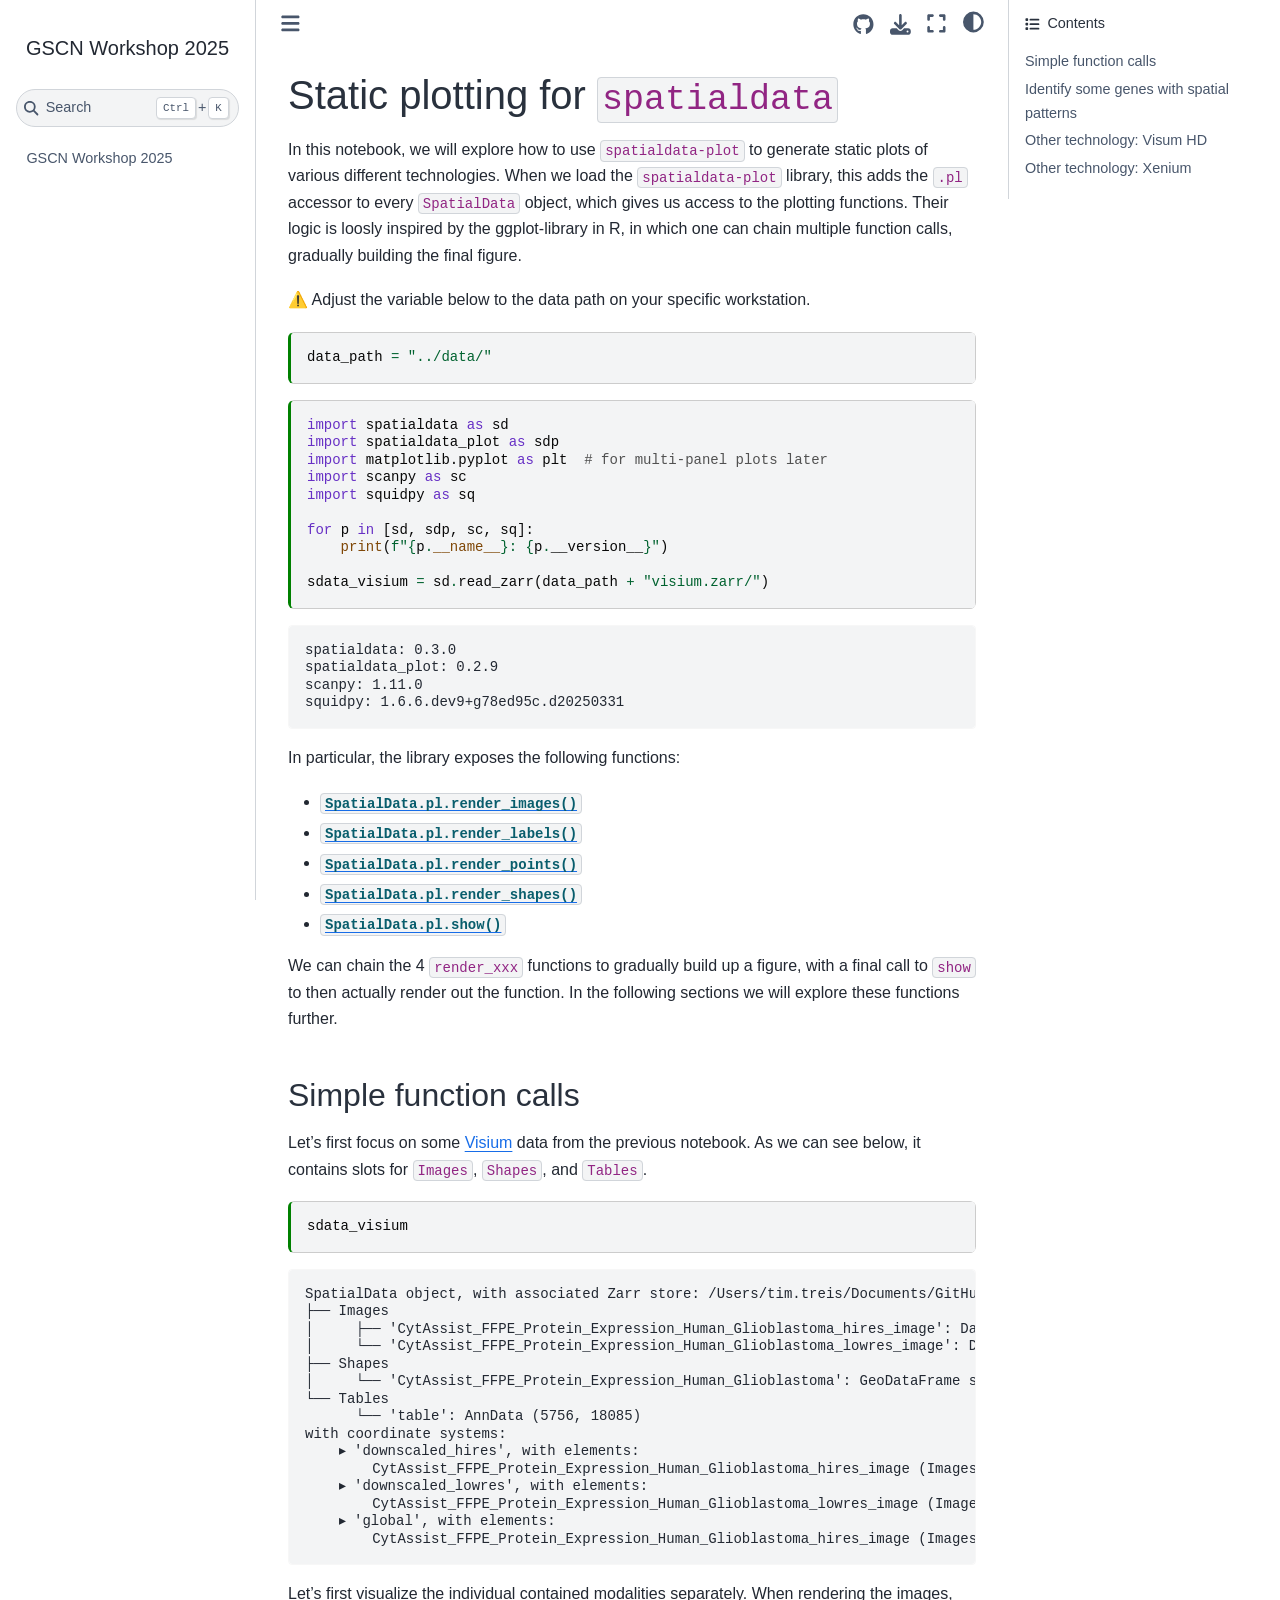
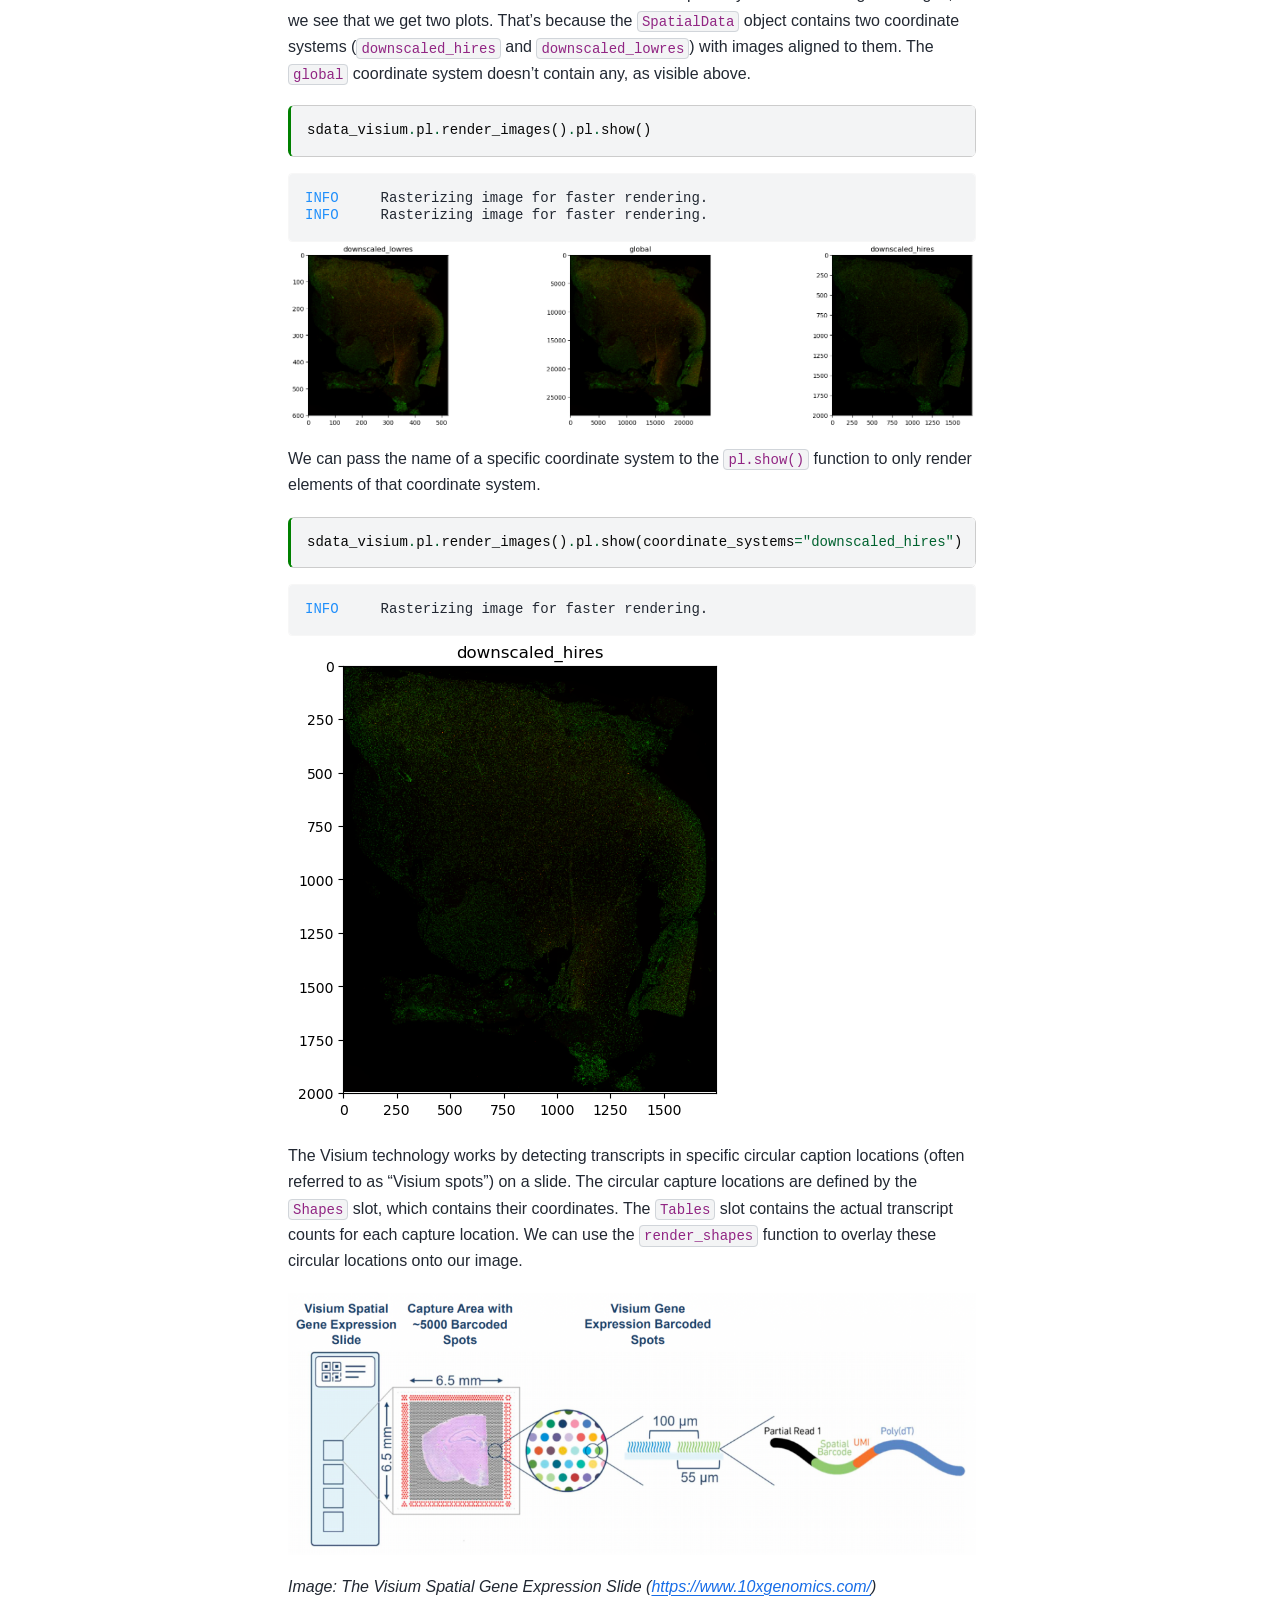
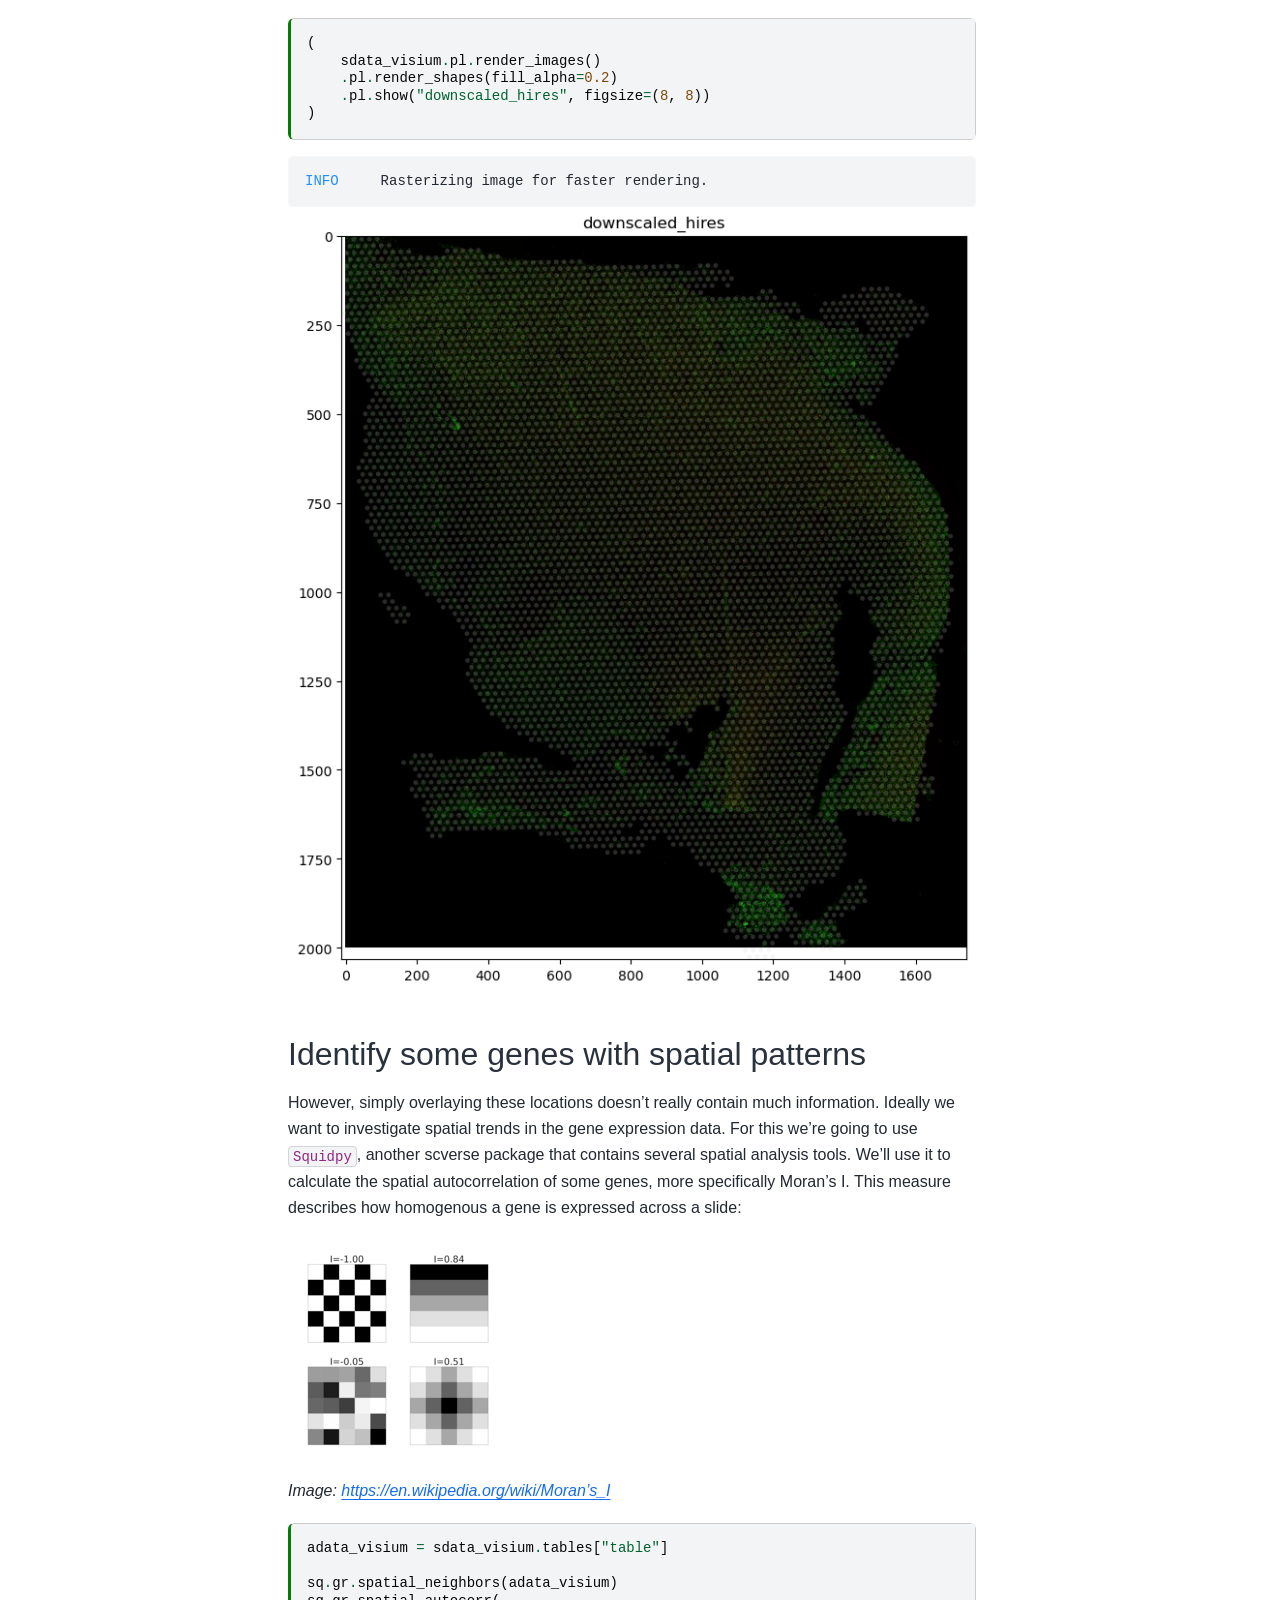
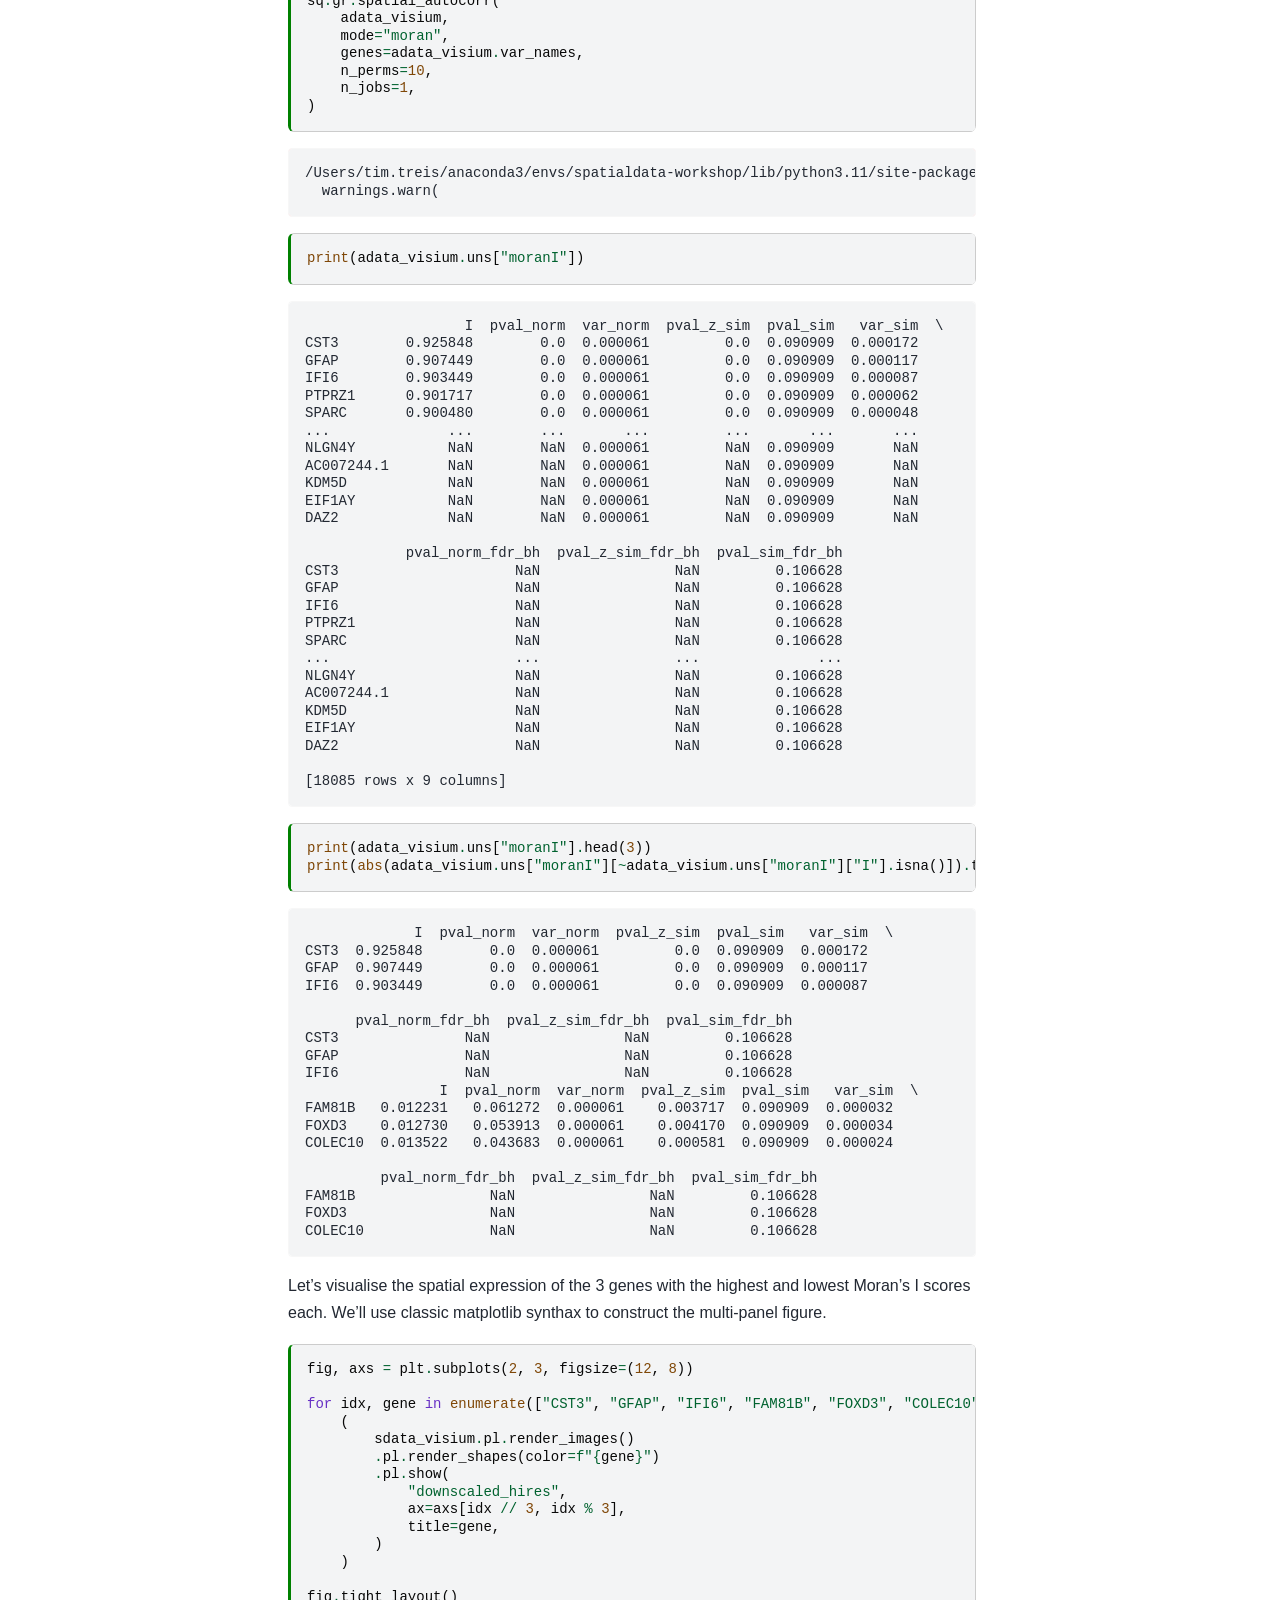
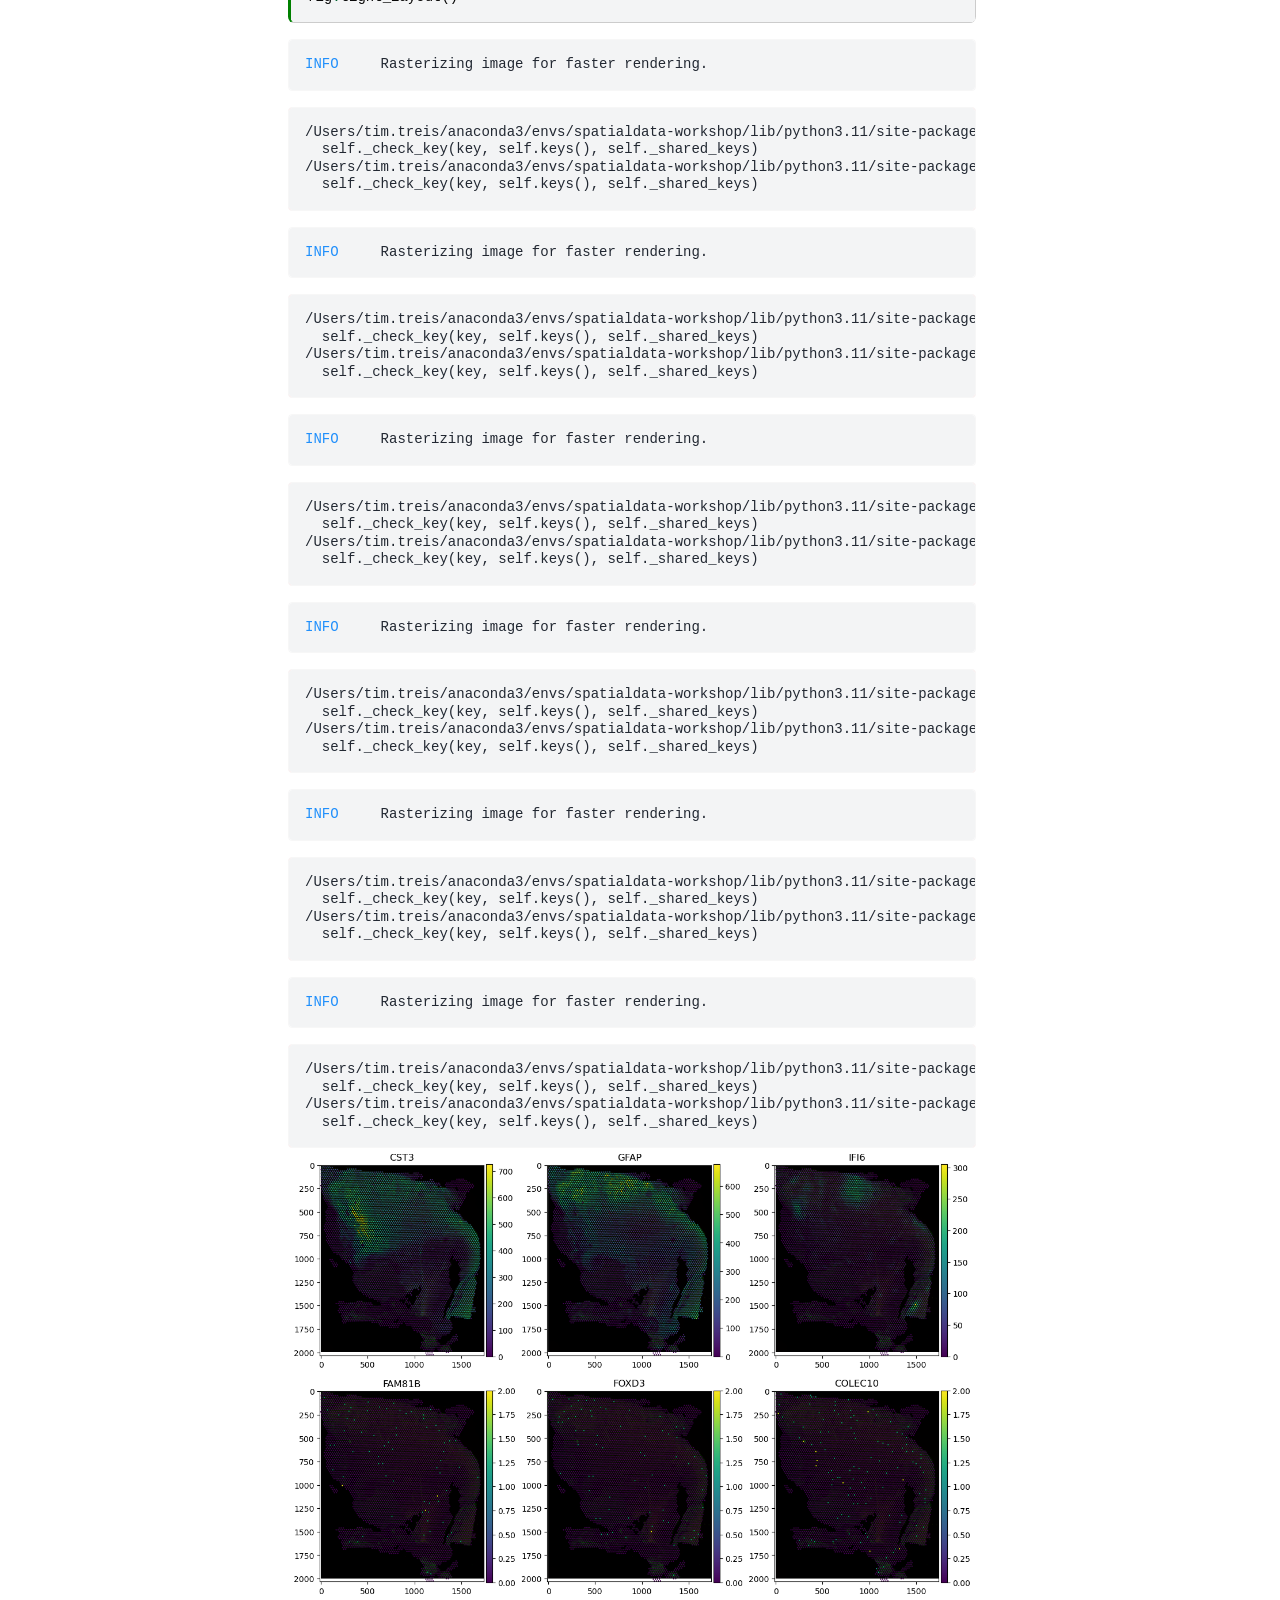
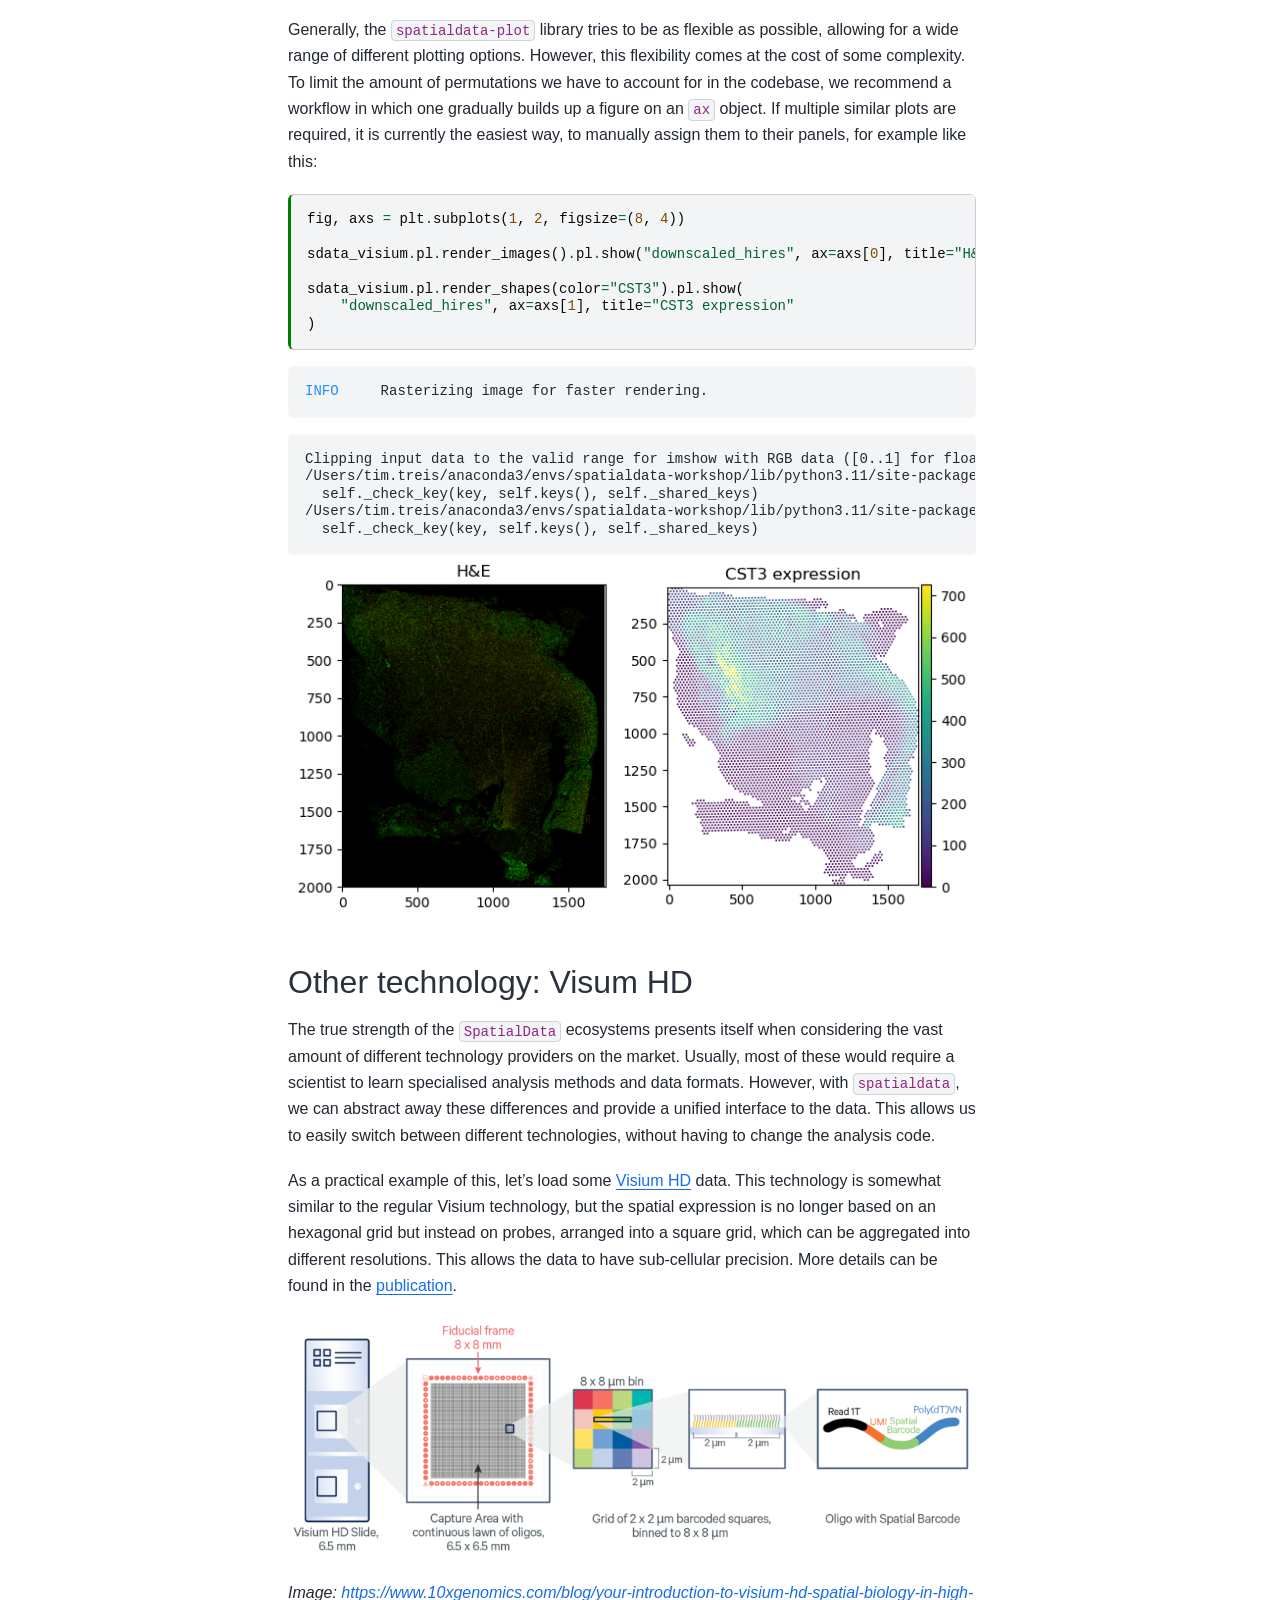
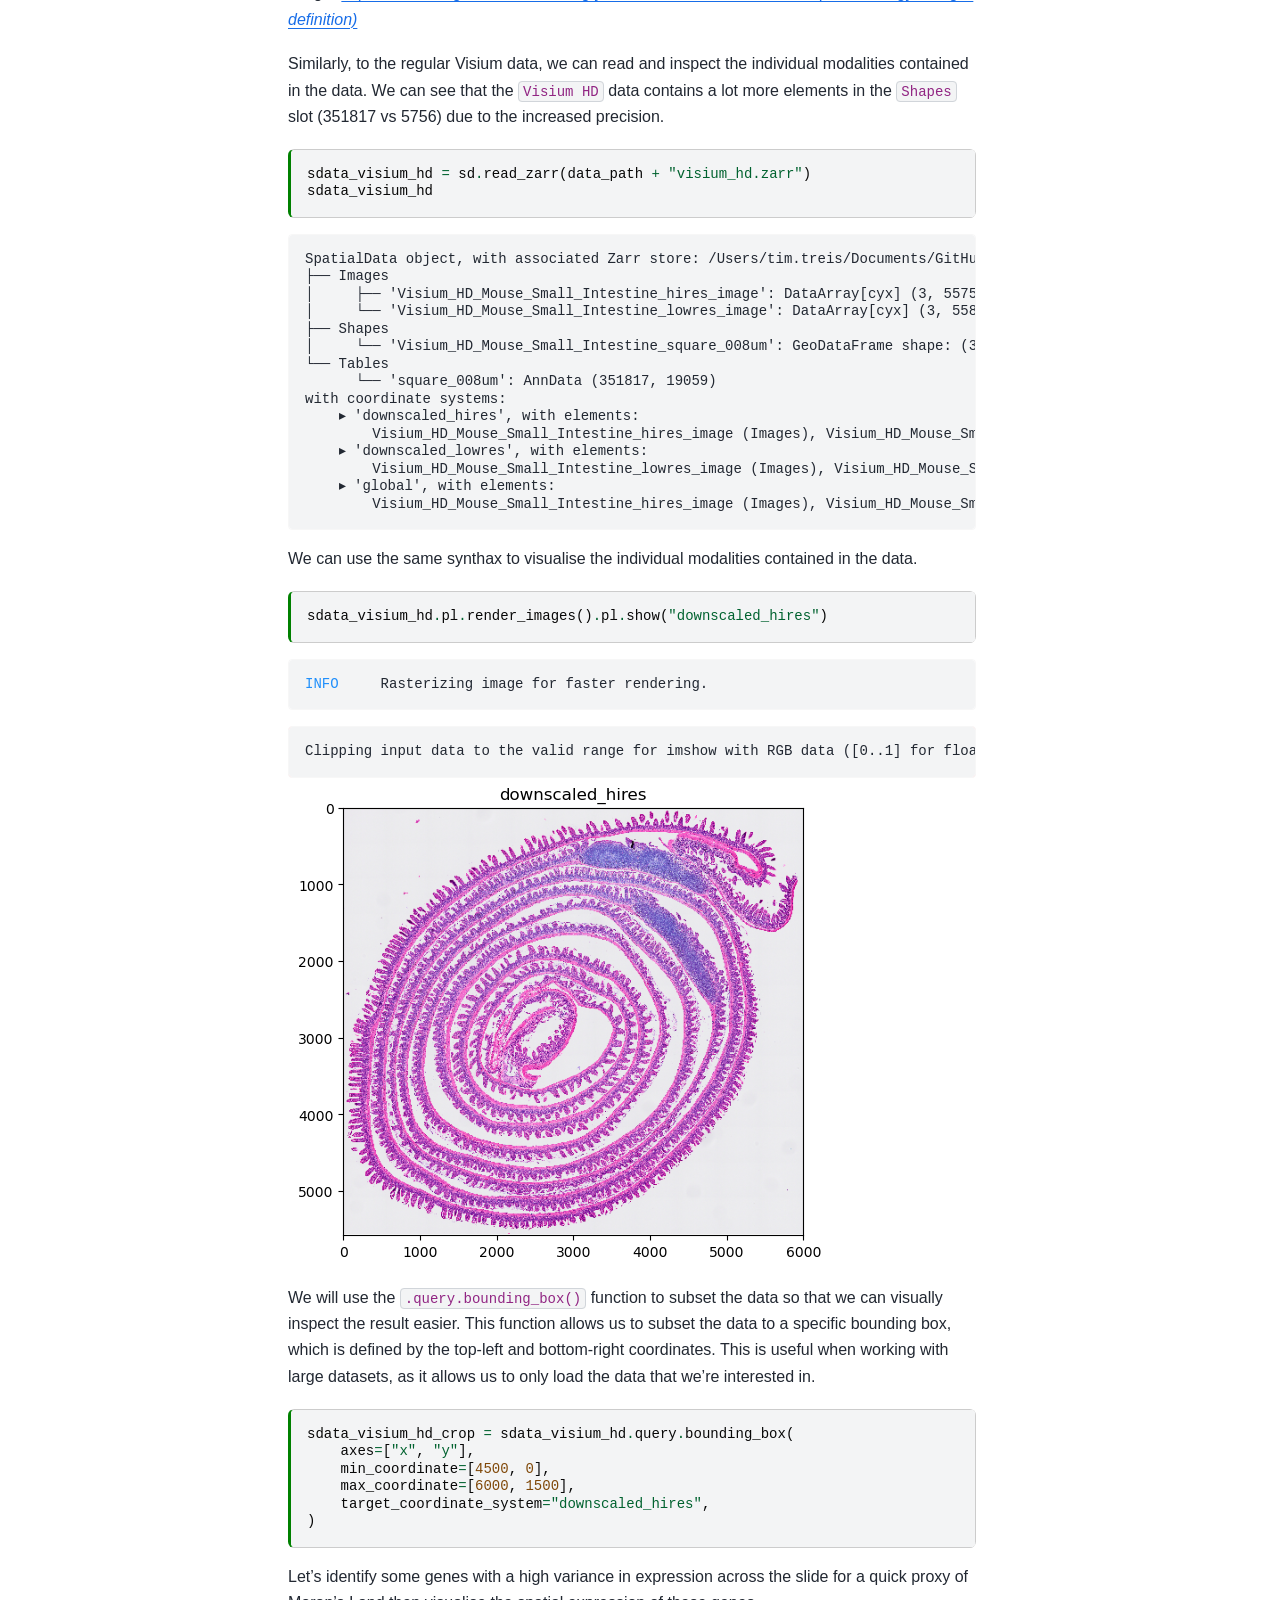
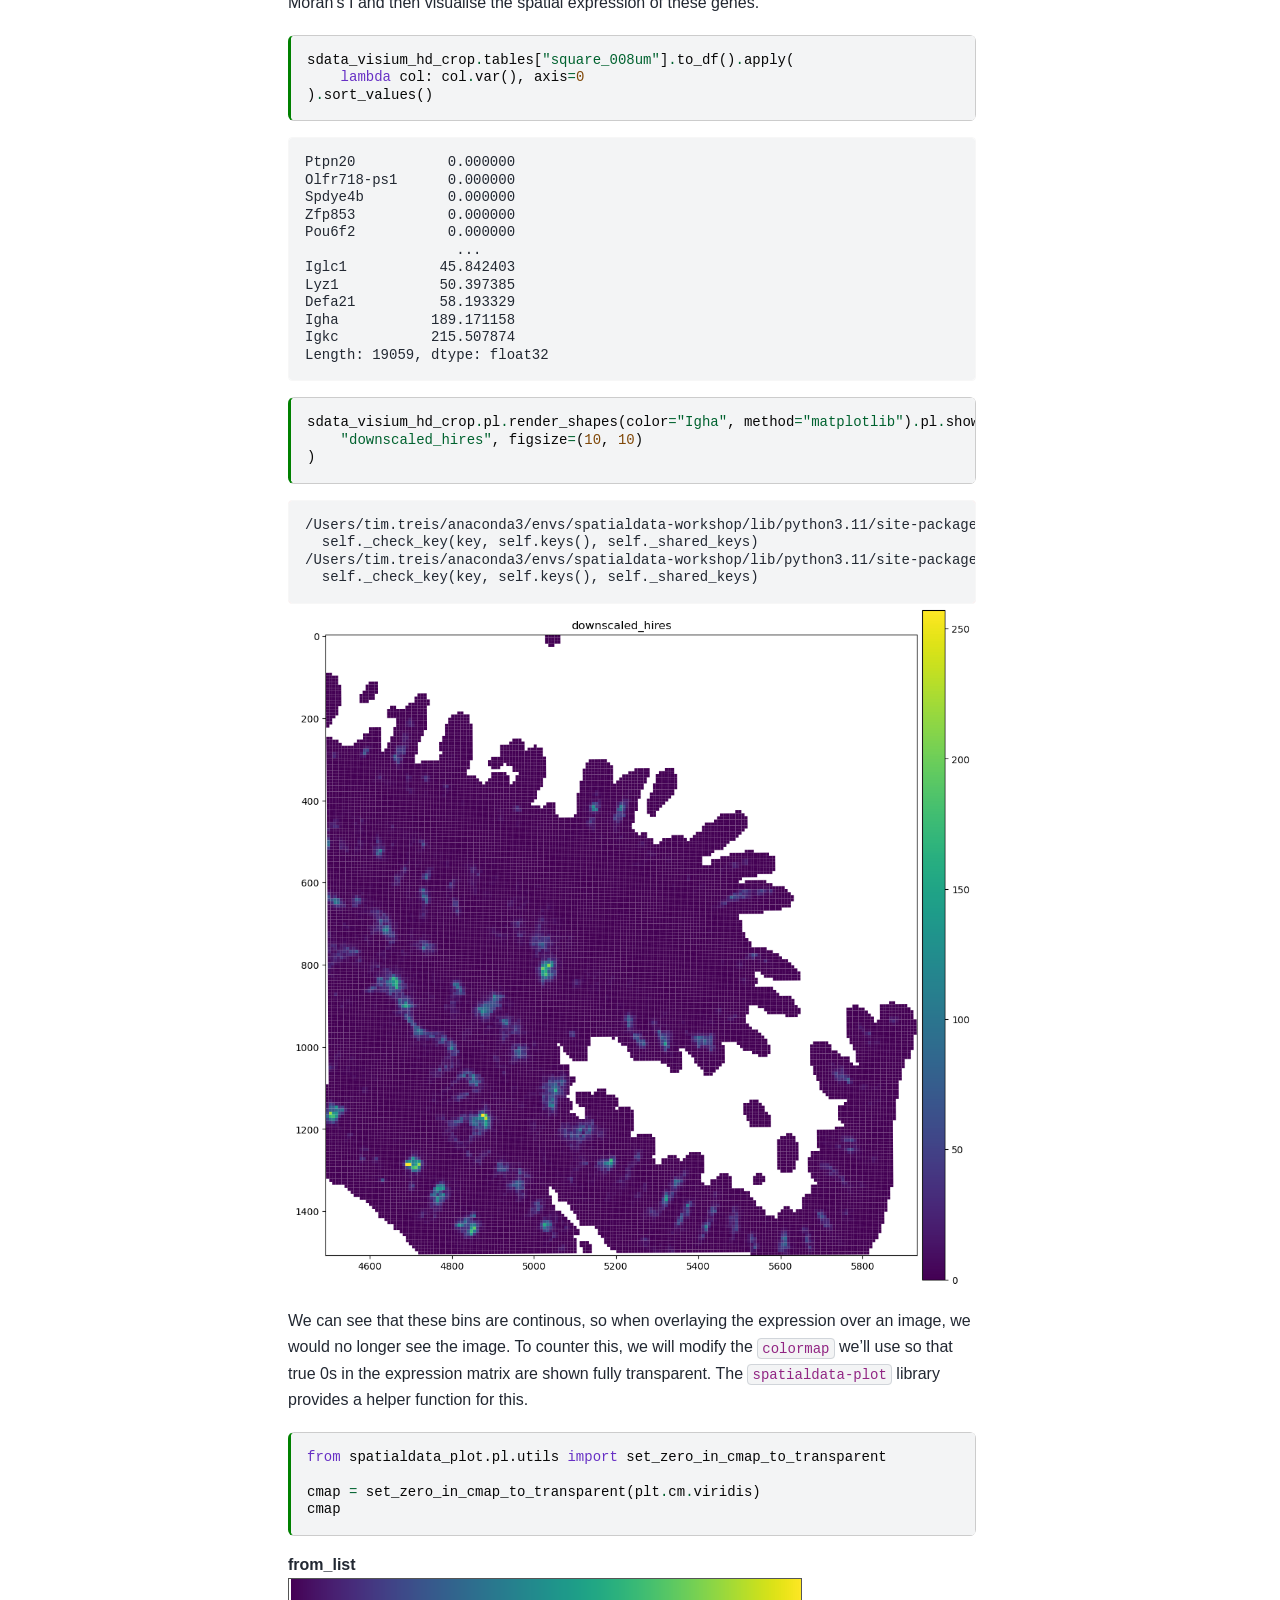
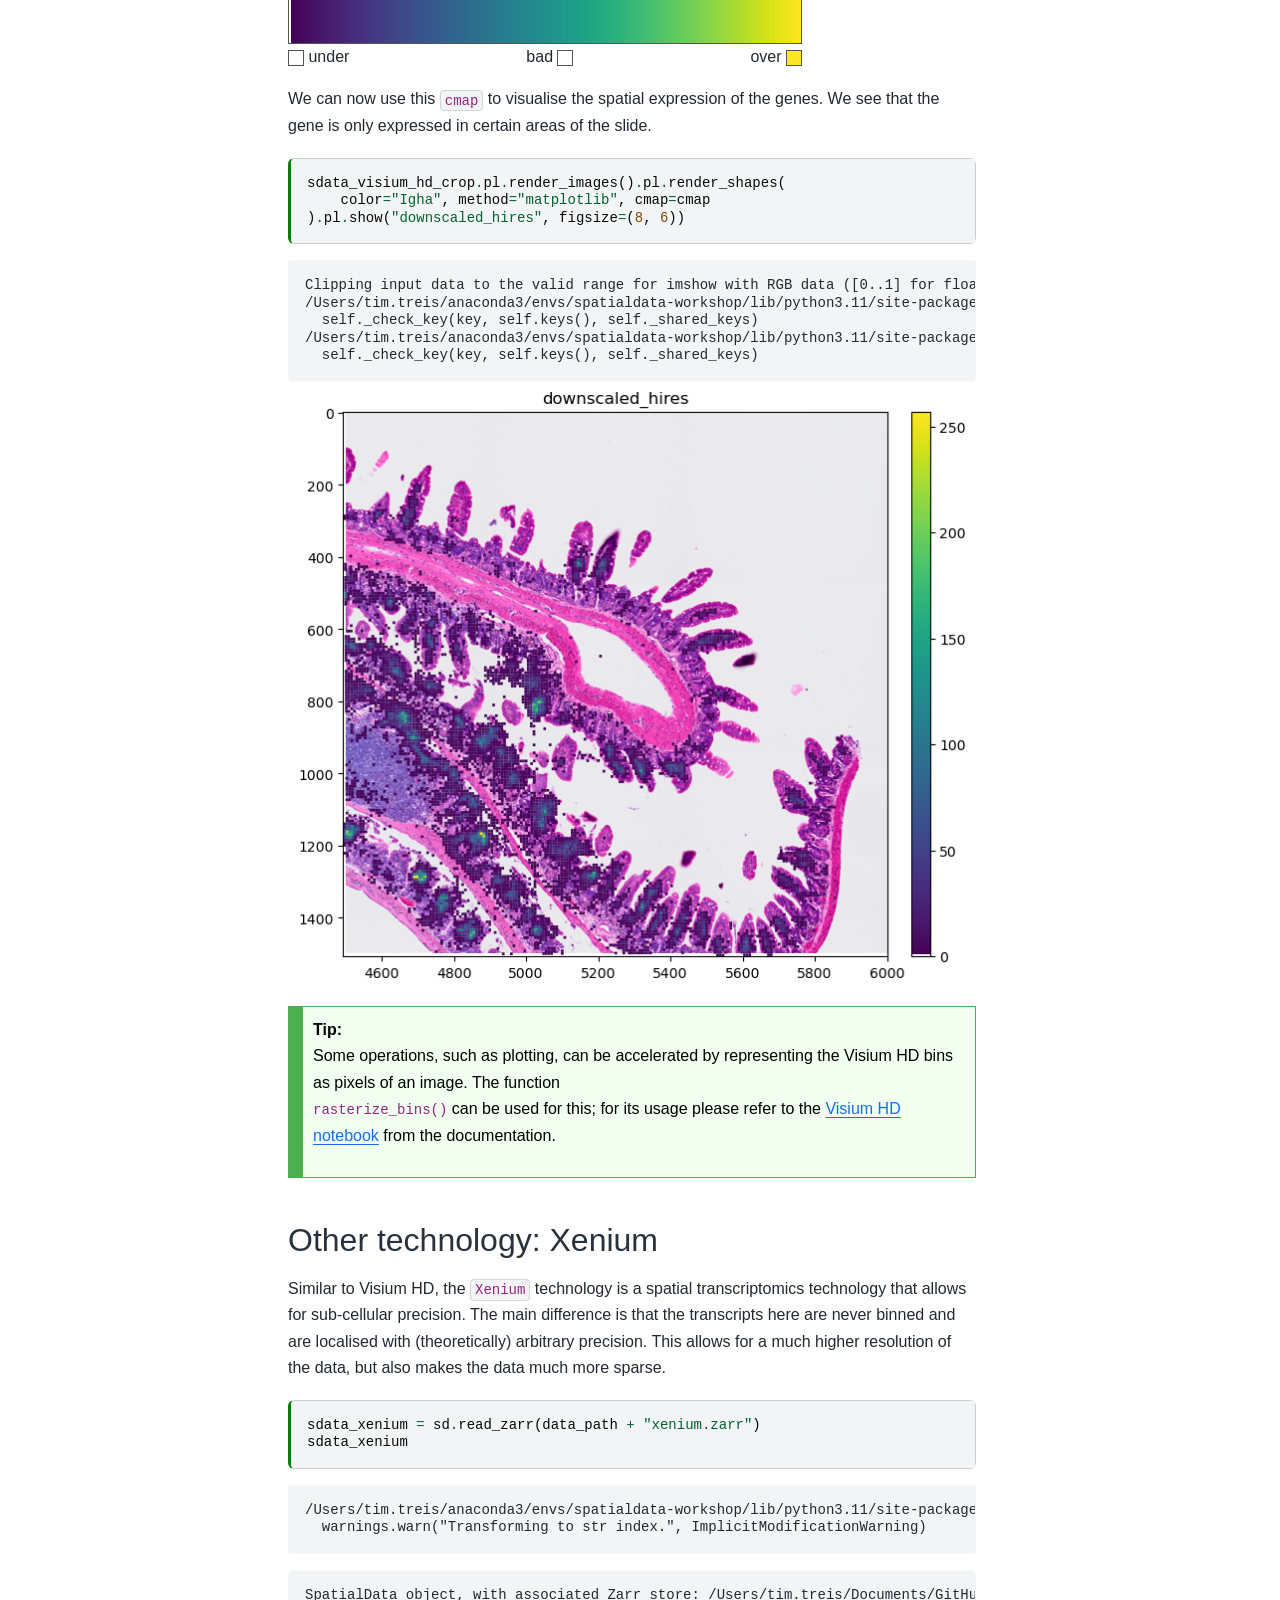
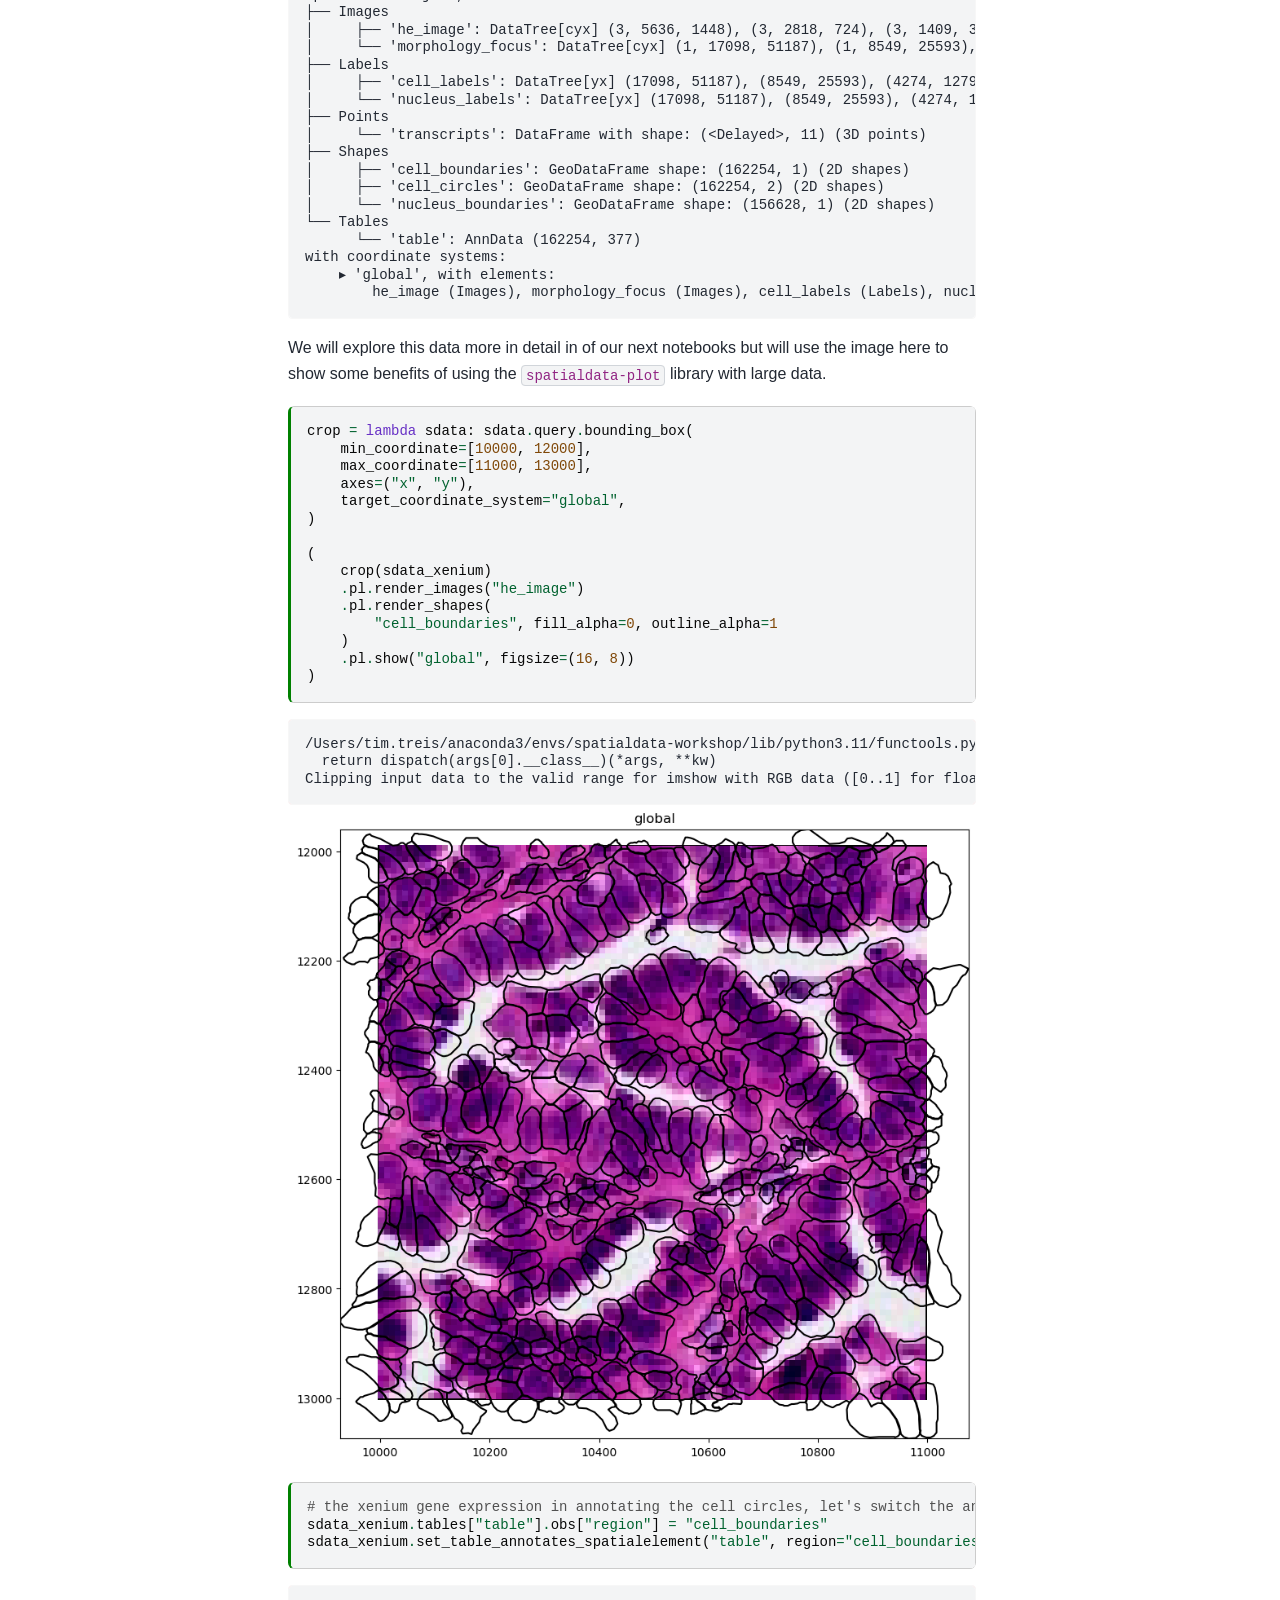
<file: day_2/spatialdata/beginner/nb2_static_plotting.html>
<!DOCTYPE html>


<html lang="en" data-content_root="../../../" >

  <head>
    <meta charset="utf-8" />
    <meta name="viewport" content="width=device-width, initial-scale=1.0" /><meta name="viewport" content="width=device-width, initial-scale=1" />

    <title>Static plotting for spatialdata &#8212; GSCN Workshop 2025</title>
  
  
  
  <script data-cfasync="false">
    document.documentElement.dataset.mode = localStorage.getItem("mode") || "";
    document.documentElement.dataset.theme = localStorage.getItem("theme") || "";
  </script>
  
  <!-- Loaded before other Sphinx assets -->
  <link href="../../../_static/styles/theme.css?digest=dfe6caa3a7d634c4db9b" rel="stylesheet" />
<link href="../../../_static/styles/bootstrap.css?digest=dfe6caa3a7d634c4db9b" rel="stylesheet" />
<link href="../../../_static/styles/pydata-sphinx-theme.css?digest=dfe6caa3a7d634c4db9b" rel="stylesheet" />

  
  <link href="../../../_static/vendor/fontawesome/6.5.2/css/all.min.css?digest=dfe6caa3a7d634c4db9b" rel="stylesheet" />
  <link rel="preload" as="font" type="font/woff2" crossorigin href="../../../_static/vendor/fontawesome/6.5.2/webfonts/fa-solid-900.woff2" />
<link rel="preload" as="font" type="font/woff2" crossorigin href="../../../_static/vendor/fontawesome/6.5.2/webfonts/fa-brands-400.woff2" />
<link rel="preload" as="font" type="font/woff2" crossorigin href="../../../_static/vendor/fontawesome/6.5.2/webfonts/fa-regular-400.woff2" />

    <link rel="stylesheet" type="text/css" href="../../../_static/pygments.css?v=03e43079" />
    <link rel="stylesheet" type="text/css" href="../../../_static/styles/sphinx-book-theme.css?v=eba8b062" />
    <link rel="stylesheet" type="text/css" href="../../../_static/togglebutton.css?v=13237357" />
    <link rel="stylesheet" type="text/css" href="../../../_static/copybutton.css?v=76b2166b" />
    <link rel="stylesheet" type="text/css" href="../../../_static/mystnb.4510f1fc1dee50b3e5859aac5469c37c29e427902b24a333a5f9fcb2f0b3ac41.css" />
    <link rel="stylesheet" type="text/css" href="../../../_static/sphinx-thebe.css?v=4fa983c6" />
    <link rel="stylesheet" type="text/css" href="../../../_static/sphinx-design.min.css?v=95c83b7e" />
  
  <!-- Pre-loaded scripts that we'll load fully later -->
  <link rel="preload" as="script" href="../../../_static/scripts/bootstrap.js?digest=dfe6caa3a7d634c4db9b" />
<link rel="preload" as="script" href="../../../_static/scripts/pydata-sphinx-theme.js?digest=dfe6caa3a7d634c4db9b" />
  <script src="../../../_static/vendor/fontawesome/6.5.2/js/all.min.js?digest=dfe6caa3a7d634c4db9b"></script>

    <script src="../../../_static/documentation_options.js?v=9eb32ce0"></script>
    <script src="../../../_static/doctools.js?v=9a2dae69"></script>
    <script src="../../../_static/sphinx_highlight.js?v=dc90522c"></script>
    <script src="../../../_static/clipboard.min.js?v=a7894cd8"></script>
    <script src="../../../_static/copybutton.js?v=f281be69"></script>
    <script src="../../../_static/scripts/sphinx-book-theme.js?v=887ef09a"></script>
    <script>let toggleHintShow = 'Click to show';</script>
    <script>let toggleHintHide = 'Click to hide';</script>
    <script>let toggleOpenOnPrint = 'true';</script>
    <script src="../../../_static/togglebutton.js?v=4a39c7ea"></script>
    <script>var togglebuttonSelector = '.toggle, .admonition.dropdown';</script>
    <script src="../../../_static/design-tabs.js?v=f930bc37"></script>
    <script>const THEBE_JS_URL = "https://unpkg.com/thebe@0.8.2/lib/index.js"; const thebe_selector = ".thebe,.cell"; const thebe_selector_input = "pre"; const thebe_selector_output = ".output, .cell_output"</script>
    <script async="async" src="../../../_static/sphinx-thebe.js?v=c100c467"></script>
    <script>var togglebuttonSelector = '.toggle, .admonition.dropdown';</script>
    <script>const THEBE_JS_URL = "https://unpkg.com/thebe@0.8.2/lib/index.js"; const thebe_selector = ".thebe,.cell"; const thebe_selector_input = "pre"; const thebe_selector_output = ".output, .cell_output"</script>
    <script>DOCUMENTATION_OPTIONS.pagename = 'day_2/spatialdata/beginner/nb2_static_plotting';</script>
    <link rel="canonical" href="/202504_workshop_GSCN/day_2/spatialdata/beginner/nb2_static_plotting.html" />
    <link rel="index" title="Index" href="../../../genindex.html" />
    <link rel="search" title="Search" href="../../../search.html" />
  <meta name="viewport" content="width=device-width, initial-scale=1"/>
  <meta name="docsearch:language" content="en"/>
  </head>
  
  
  <body data-bs-spy="scroll" data-bs-target=".bd-toc-nav" data-offset="180" data-bs-root-margin="0px 0px -60%" data-default-mode="">

  
  
  <div id="pst-skip-link" class="skip-link d-print-none"><a href="#main-content">Skip to main content</a></div>
  
  <div id="pst-scroll-pixel-helper"></div>
  
  <button type="button" class="btn rounded-pill" id="pst-back-to-top">
    <i class="fa-solid fa-arrow-up"></i>Back to top</button>

  
  <input type="checkbox"
          class="sidebar-toggle"
          id="pst-primary-sidebar-checkbox"/>
  <label class="overlay overlay-primary" for="pst-primary-sidebar-checkbox"></label>
  
  <input type="checkbox"
          class="sidebar-toggle"
          id="pst-secondary-sidebar-checkbox"/>
  <label class="overlay overlay-secondary" for="pst-secondary-sidebar-checkbox"></label>
  
  <div class="search-button__wrapper">
    <div class="search-button__overlay"></div>
    <div class="search-button__search-container">
<form class="bd-search d-flex align-items-center"
      action="../../../search.html"
      method="get">
  <i class="fa-solid fa-magnifying-glass"></i>
  <input type="search"
         class="form-control"
         name="q"
         id="search-input"
         placeholder="Search this book..."
         aria-label="Search this book..."
         autocomplete="off"
         autocorrect="off"
         autocapitalize="off"
         spellcheck="false"/>
  <span class="search-button__kbd-shortcut"><kbd class="kbd-shortcut__modifier">Ctrl</kbd>+<kbd>K</kbd></span>
</form></div>
  </div>

  <div class="pst-async-banner-revealer d-none">
  <aside id="bd-header-version-warning" class="d-none d-print-none" aria-label="Version warning"></aside>
</div>

  
    <header class="bd-header navbar navbar-expand-lg bd-navbar d-print-none">
    </header>
  

  <div class="bd-container">
    <div class="bd-container__inner bd-page-width">
      
      
      
        
      
      <div class="bd-sidebar-primary bd-sidebar">
        

  
  <div class="sidebar-header-items sidebar-primary__section">
    
    
    
    
  </div>
  
    <div class="sidebar-primary-items__start sidebar-primary__section">
        <div class="sidebar-primary-item">

  
    
  

<a class="navbar-brand logo" href="../../../index.html">
  
  
  
  
  
  
    <p class="title logo__title">GSCN Workshop 2025</p>
  
</a></div>
        <div class="sidebar-primary-item">

 <script>
 document.write(`
   <button class="btn search-button-field search-button__button" title="Search" aria-label="Search" data-bs-placement="bottom" data-bs-toggle="tooltip">
    <i class="fa-solid fa-magnifying-glass"></i>
    <span class="search-button__default-text">Search</span>
    <span class="search-button__kbd-shortcut"><kbd class="kbd-shortcut__modifier">Ctrl</kbd>+<kbd class="kbd-shortcut__modifier">K</kbd></span>
   </button>
 `);
 </script></div>
        <div class="sidebar-primary-item"><nav class="bd-links bd-docs-nav" aria-label="Main">
    <div class="bd-toc-item navbar-nav active">
        
        <ul class="nav bd-sidenav bd-sidenav__home-link">
            <li class="toctree-l1">
                <a class="reference internal" href="../../../index.html">
                    GSCN Workshop 2025
                </a>
            </li>
        </ul>
        
    </div>
</nav></div>
    </div>
  
  
  <div class="sidebar-primary-items__end sidebar-primary__section">
  </div>
  
  <div id="rtd-footer-container"></div>


      </div>
      
      <main id="main-content" class="bd-main" role="main">
        
        

<div class="sbt-scroll-pixel-helper"></div>

          <div class="bd-content">
            <div class="bd-article-container">
              
              <div class="bd-header-article d-print-none">
<div class="header-article-items header-article__inner">
  
    <div class="header-article-items__start">
      
        <div class="header-article-item"><button class="sidebar-toggle primary-toggle btn btn-sm" title="Toggle primary sidebar" data-bs-placement="bottom" data-bs-toggle="tooltip">
  <span class="fa-solid fa-bars"></span>
</button></div>
      
    </div>
  
  
    <div class="header-article-items__end">
      
        <div class="header-article-item">

<div class="article-header-buttons">





<div class="dropdown dropdown-source-buttons">
  <button class="btn dropdown-toggle" type="button" data-bs-toggle="dropdown" aria-expanded="false" aria-label="Source repositories">
    <i class="fab fa-github"></i>
  </button>
  <ul class="dropdown-menu">
      
      
      
      <li><a href="https://github.com/scverse/202504_workshop_GSCN" target="_blank"
   class="btn btn-sm btn-source-repository-button dropdown-item"
   title="Source repository"
   data-bs-placement="left" data-bs-toggle="tooltip"
>
  

<span class="btn__icon-container">
  <i class="fab fa-github"></i>
  </span>
<span class="btn__text-container">Repository</span>
</a>
</li>
      
      
      
      
      <li><a href="https://github.com/scverse/202504_workshop_GSCN/edit/main/day_2/spatialdata/beginner/nb2_static_plotting.ipynb" target="_blank"
   class="btn btn-sm btn-source-edit-button dropdown-item"
   title="Suggest edit"
   data-bs-placement="left" data-bs-toggle="tooltip"
>
  

<span class="btn__icon-container">
  <i class="fas fa-pencil-alt"></i>
  </span>
<span class="btn__text-container">Suggest edit</span>
</a>
</li>
      
      
      
      
      <li><a href="https://github.com/scverse/202504_workshop_GSCN/issues/new?title=Issue%20on%20page%20%2Fday_2/spatialdata/beginner/nb2_static_plotting.html&body=Your%20issue%20content%20here." target="_blank"
   class="btn btn-sm btn-source-issues-button dropdown-item"
   title="Open an issue"
   data-bs-placement="left" data-bs-toggle="tooltip"
>
  

<span class="btn__icon-container">
  <i class="fas fa-lightbulb"></i>
  </span>
<span class="btn__text-container">Open issue</span>
</a>
</li>
      
  </ul>
</div>






<div class="dropdown dropdown-download-buttons">
  <button class="btn dropdown-toggle" type="button" data-bs-toggle="dropdown" aria-expanded="false" aria-label="Download this page">
    <i class="fas fa-download"></i>
  </button>
  <ul class="dropdown-menu">
      
      
      
      <li><a href="../../../_sources/day_2/spatialdata/beginner/nb2_static_plotting.ipynb" target="_blank"
   class="btn btn-sm btn-download-source-button dropdown-item"
   title="Download source file"
   data-bs-placement="left" data-bs-toggle="tooltip"
>
  

<span class="btn__icon-container">
  <i class="fas fa-file"></i>
  </span>
<span class="btn__text-container">.ipynb</span>
</a>
</li>
      
      
      
      
      <li>
<button onclick="window.print()"
  class="btn btn-sm btn-download-pdf-button dropdown-item"
  title="Print to PDF"
  data-bs-placement="left" data-bs-toggle="tooltip"
>
  

<span class="btn__icon-container">
  <i class="fas fa-file-pdf"></i>
  </span>
<span class="btn__text-container">.pdf</span>
</button>
</li>
      
  </ul>
</div>




<button onclick="toggleFullScreen()"
  class="btn btn-sm btn-fullscreen-button"
  title="Fullscreen mode"
  data-bs-placement="bottom" data-bs-toggle="tooltip"
>
  

<span class="btn__icon-container">
  <i class="fas fa-expand"></i>
  </span>

</button>



<script>
document.write(`
  <button class="btn btn-sm nav-link pst-navbar-icon theme-switch-button" title="light/dark" aria-label="light/dark" data-bs-placement="bottom" data-bs-toggle="tooltip">
    <i class="theme-switch fa-solid fa-sun fa-lg" data-mode="light"></i>
    <i class="theme-switch fa-solid fa-moon fa-lg" data-mode="dark"></i>
    <i class="theme-switch fa-solid fa-circle-half-stroke fa-lg" data-mode="auto"></i>
  </button>
`);
</script>


<script>
document.write(`
  <button class="btn btn-sm pst-navbar-icon search-button search-button__button" title="Search" aria-label="Search" data-bs-placement="bottom" data-bs-toggle="tooltip">
    <i class="fa-solid fa-magnifying-glass fa-lg"></i>
  </button>
`);
</script>
<button class="sidebar-toggle secondary-toggle btn btn-sm" title="Toggle secondary sidebar" data-bs-placement="bottom" data-bs-toggle="tooltip">
    <span class="fa-solid fa-list"></span>
</button>
</div></div>
      
    </div>
  
</div>
</div>
              
              

<div id="jb-print-docs-body" class="onlyprint">
    <h1>Static plotting for spatialdata</h1>
    <!-- Table of contents -->
    <div id="print-main-content">
        <div id="jb-print-toc">
            
            <div>
                <h2> Contents </h2>
            </div>
            <nav aria-label="Page">
                <ul class="visible nav section-nav flex-column">
<li class="toc-h2 nav-item toc-entry"><a class="reference internal nav-link" href="#simple-function-calls">Simple function calls <a id="simple-viz"></a></a></li>
<li class="toc-h2 nav-item toc-entry"><a class="reference internal nav-link" href="#identify-some-genes-with-spatial-patterns">Identify some genes with spatial patterns</a></li>
<li class="toc-h2 nav-item toc-entry"><a class="reference internal nav-link" href="#other-technology-visum-hd">Other technology: Visum HD</a></li>
<li class="toc-h2 nav-item toc-entry"><a class="reference internal nav-link" href="#other-technology-xenium">Other technology: Xenium</a></li>
</ul>
            </nav>
        </div>
    </div>
</div>

              
                
<div id="searchbox"></div>
                <article class="bd-article">
                  
  <section class="tex2jax_ignore mathjax_ignore" id="static-plotting-for-spatialdata">
<h1>Static plotting for <code class="docutils literal notranslate"><span class="pre">spatialdata</span></code><a class="headerlink" href="#static-plotting-for-spatialdata" title="Link to this heading">#</a></h1>
<p>In this notebook, we will explore how to use <code class="docutils literal notranslate"><span class="pre">spatialdata-plot</span></code> to generate static plots of various different technologies. When we load the <code class="docutils literal notranslate"><span class="pre">spatialdata-plot</span></code> library, this adds the <code class="docutils literal notranslate"><span class="pre">.pl</span></code> accessor to every <code class="docutils literal notranslate"><span class="pre">SpatialData</span></code> object, which gives us access to the plotting functions. Their logic is loosly inspired by the ggplot-library in R, in which one can chain multiple function calls, gradually building the final figure.</p>
<p>⚠️ Adjust the variable below to the data path on your specific workstation.</p>
<div class="cell docutils container">
<div class="cell_input docutils container">
<div class="highlight-ipython3 notranslate"><div class="highlight"><pre><span></span><span class="n">data_path</span> <span class="o">=</span> <span class="s2">&quot;../data/&quot;</span>
</pre></div>
</div>
</div>
</div>
<div class="cell docutils container">
<div class="cell_input docutils container">
<div class="highlight-ipython3 notranslate"><div class="highlight"><pre><span></span><span class="kn">import</span><span class="w"> </span><span class="nn">spatialdata</span><span class="w"> </span><span class="k">as</span><span class="w"> </span><span class="nn">sd</span>
<span class="kn">import</span><span class="w"> </span><span class="nn">spatialdata_plot</span><span class="w"> </span><span class="k">as</span><span class="w"> </span><span class="nn">sdp</span>
<span class="kn">import</span><span class="w"> </span><span class="nn">matplotlib.pyplot</span><span class="w"> </span><span class="k">as</span><span class="w"> </span><span class="nn">plt</span>  <span class="c1"># for multi-panel plots later</span>
<span class="kn">import</span><span class="w"> </span><span class="nn">scanpy</span><span class="w"> </span><span class="k">as</span><span class="w"> </span><span class="nn">sc</span>
<span class="kn">import</span><span class="w"> </span><span class="nn">squidpy</span><span class="w"> </span><span class="k">as</span><span class="w"> </span><span class="nn">sq</span>

<span class="k">for</span> <span class="n">p</span> <span class="ow">in</span> <span class="p">[</span><span class="n">sd</span><span class="p">,</span> <span class="n">sdp</span><span class="p">,</span> <span class="n">sc</span><span class="p">,</span> <span class="n">sq</span><span class="p">]:</span>
    <span class="nb">print</span><span class="p">(</span><span class="sa">f</span><span class="s2">&quot;</span><span class="si">{</span><span class="n">p</span><span class="o">.</span><span class="vm">__name__</span><span class="si">}</span><span class="s2">: </span><span class="si">{</span><span class="n">p</span><span class="o">.</span><span class="n">__version__</span><span class="si">}</span><span class="s2">&quot;</span><span class="p">)</span>

<span class="n">sdata_visium</span> <span class="o">=</span> <span class="n">sd</span><span class="o">.</span><span class="n">read_zarr</span><span class="p">(</span><span class="n">data_path</span> <span class="o">+</span> <span class="s2">&quot;visium.zarr/&quot;</span><span class="p">)</span>
</pre></div>
</div>
</div>
<div class="cell_output docutils container">
<div class="output stream highlight-myst-ansi notranslate"><div class="highlight"><pre><span></span>spatialdata: 0.3.0
spatialdata_plot: 0.2.9
scanpy: 1.11.0
squidpy: 1.6.6.dev9+g78ed95c.d20250331
</pre></div>
</div>
</div>
</div>
<p>In particular, the library exposes the following functions:</p>
<ul class="simple">
<li><p><a class="reference external" href="https://spatialdata.scverse.org/projects/plot/en/latest/plotting.html#spatialdata_plot.pl.basic.PlotAccessor.render_images"><code class="docutils literal notranslate"><span class="pre">SpatialData.pl.render_images()</span></code></a></p></li>
<li><p><a class="reference external" href="https://spatialdata.scverse.org/projects/plot/en/latest/plotting.html#spatialdata_plot.pl.basic.PlotAccessor.render_labels"><code class="docutils literal notranslate"><span class="pre">SpatialData.pl.render_labels()</span></code></a></p></li>
<li><p><a class="reference external" href="https://spatialdata.scverse.org/projects/plot/en/latest/plotting.html#spatialdata_plot.pl.basic.PlotAccessor.render_points"><code class="docutils literal notranslate"><span class="pre">SpatialData.pl.render_points()</span></code></a></p></li>
<li><p><a class="reference external" href="https://spatialdata.scverse.org/projects/plot/en/latest/plotting.html#spatialdata_plot.pl.basic.PlotAccessor.render_shapes"><code class="docutils literal notranslate"><span class="pre">SpatialData.pl.render_shapes()</span></code></a></p></li>
<li><p><a class="reference external" href="https://spatialdata.scverse.org/projects/plot/en/latest/plotting.html#spatialdata_plot.pl.basic.PlotAccessor.show"><code class="docutils literal notranslate"><span class="pre">SpatialData.pl.show()</span></code></a></p></li>
</ul>
<p>We can chain the 4 <code class="docutils literal notranslate"><span class="pre">render_xxx</span></code> functions to gradually build up a figure, with a final call to <code class="docutils literal notranslate"><span class="pre">show</span></code> to then actually render out the function. In the following sections we will explore these functions further.</p>
<section id="simple-function-calls">
<h2>Simple function calls <a id="simple-viz"></a><a class="headerlink" href="#simple-function-calls" title="Link to this heading">#</a></h2>
<p>Let’s first focus on some <a class="reference external" href="https://www.10xgenomics.com/products/spatial-gene-expression">Visium</a> data from the previous notebook. As we can see below, it contains slots for <code class="docutils literal notranslate"><span class="pre">Images</span></code>, <code class="docutils literal notranslate"><span class="pre">Shapes</span></code>, and <code class="docutils literal notranslate"><span class="pre">Tables</span></code>.</p>
<div class="cell docutils container">
<div class="cell_input docutils container">
<div class="highlight-ipython3 notranslate"><div class="highlight"><pre><span></span><span class="n">sdata_visium</span>
</pre></div>
</div>
</div>
<div class="cell_output docutils container">
<div class="output text_plain highlight-myst-ansi notranslate"><div class="highlight"><pre><span></span>SpatialData object, with associated Zarr store: /Users/tim.treis/Documents/GitHub/202504_workshop_GSCN/notebooks/day_2/spatialdata/data/visium.zarr
├── Images
│     ├── &#39;CytAssist_FFPE_Protein_Expression_Human_Glioblastoma_hires_image&#39;: DataArray[cyx] (3, 2000, 1744)
│     └── &#39;CytAssist_FFPE_Protein_Expression_Human_Glioblastoma_lowres_image&#39;: DataArray[cyx] (3, 600, 523)
├── Shapes
│     └── &#39;CytAssist_FFPE_Protein_Expression_Human_Glioblastoma&#39;: GeoDataFrame shape: (5756, 2) (2D shapes)
└── Tables
      └── &#39;table&#39;: AnnData (5756, 18085)
with coordinate systems:
    ▸ &#39;downscaled_hires&#39;, with elements:
        CytAssist_FFPE_Protein_Expression_Human_Glioblastoma_hires_image (Images), CytAssist_FFPE_Protein_Expression_Human_Glioblastoma (Shapes)
    ▸ &#39;downscaled_lowres&#39;, with elements:
        CytAssist_FFPE_Protein_Expression_Human_Glioblastoma_lowres_image (Images), CytAssist_FFPE_Protein_Expression_Human_Glioblastoma (Shapes)
    ▸ &#39;global&#39;, with elements:
        CytAssist_FFPE_Protein_Expression_Human_Glioblastoma_hires_image (Images), CytAssist_FFPE_Protein_Expression_Human_Glioblastoma_lowres_image (Images), CytAssist_FFPE_Protein_Expression_Human_Glioblastoma (Shapes)
</pre></div>
</div>
</div>
</div>
<p>Let’s first visualize the individual contained modalities separately. When rendering the images, we see that we get two plots. That’s because the <code class="docutils literal notranslate"><span class="pre">SpatialData</span></code> object contains two coordinate systems (<code class="docutils literal notranslate"><span class="pre">downscaled_hires</span></code> and <code class="docutils literal notranslate"><span class="pre">downscaled_lowres</span></code>) with images aligned to them. The <code class="docutils literal notranslate"><span class="pre">global</span></code> coordinate system doesn’t contain any, as visible above.</p>
<div class="cell docutils container">
<div class="cell_input docutils container">
<div class="highlight-ipython3 notranslate"><div class="highlight"><pre><span></span><span class="n">sdata_visium</span><span class="o">.</span><span class="n">pl</span><span class="o">.</span><span class="n">render_images</span><span class="p">()</span><span class="o">.</span><span class="n">pl</span><span class="o">.</span><span class="n">show</span><span class="p">()</span>
</pre></div>
</div>
</div>
<div class="cell_output docutils container">
<div class="output stream highlight-myst-ansi notranslate"><div class="highlight"><pre><span></span><span class=" -Color -Color-Blue">INFO    </span> Rasterizing image for faster rendering.                                                                   
<span class=" -Color -Color-Blue">INFO    </span> Rasterizing image for faster rendering.                                                                   
</pre></div>
</div>
<img alt="../../../_images/86d015d60ce1c5bc87f8d7bef32cb98dded99140be2279309aabc21e88ea0e6d.png" src="../../../_images/86d015d60ce1c5bc87f8d7bef32cb98dded99140be2279309aabc21e88ea0e6d.png" />
</div>
</div>
<p>We can pass the name of a specific coordinate system to the <code class="docutils literal notranslate"><span class="pre">pl.show()</span></code> function to only render elements of that coordinate system.</p>
<div class="cell docutils container">
<div class="cell_input docutils container">
<div class="highlight-ipython3 notranslate"><div class="highlight"><pre><span></span><span class="n">sdata_visium</span><span class="o">.</span><span class="n">pl</span><span class="o">.</span><span class="n">render_images</span><span class="p">()</span><span class="o">.</span><span class="n">pl</span><span class="o">.</span><span class="n">show</span><span class="p">(</span><span class="n">coordinate_systems</span><span class="o">=</span><span class="s2">&quot;downscaled_hires&quot;</span><span class="p">)</span>
</pre></div>
</div>
</div>
<div class="cell_output docutils container">
<div class="output stream highlight-myst-ansi notranslate"><div class="highlight"><pre><span></span><span class=" -Color -Color-Blue">INFO    </span> Rasterizing image for faster rendering.                                                                   
</pre></div>
</div>
<img alt="../../../_images/1792846c597535b2e5148ecc26e28decfecde9259a63260a3f08411a822a9d66.png" src="../../../_images/1792846c597535b2e5148ecc26e28decfecde9259a63260a3f08411a822a9d66.png" />
</div>
</div>
<p>The Visium technology works by detecting transcripts in specific circular caption locations (often referred to as “Visium spots”) on a slide. The circular capture locations are defined by the <code class="docutils literal notranslate"><span class="pre">Shapes</span></code> slot, which contains their coordinates. The <code class="docutils literal notranslate"><span class="pre">Tables</span></code> slot contains the actual transcript counts for each capture location. We can use the <code class="docutils literal notranslate"><span class="pre">render_shapes</span></code> function to overlay these circular locations onto our image.</p>
<p><img alt="Visium technology" src="../../../_images/visium_tech.png" /></p>
<p><em>Image: The Visium Spatial Gene Expression Slide (<a class="reference external" href="https://www.10xgenomics.com/">https://www.10xgenomics.com/</a>)</em></p>
<div class="cell docutils container">
<div class="cell_input docutils container">
<div class="highlight-ipython3 notranslate"><div class="highlight"><pre><span></span><span class="p">(</span>
    <span class="n">sdata_visium</span><span class="o">.</span><span class="n">pl</span><span class="o">.</span><span class="n">render_images</span><span class="p">()</span>
    <span class="o">.</span><span class="n">pl</span><span class="o">.</span><span class="n">render_shapes</span><span class="p">(</span><span class="n">fill_alpha</span><span class="o">=</span><span class="mf">0.2</span><span class="p">)</span>
    <span class="o">.</span><span class="n">pl</span><span class="o">.</span><span class="n">show</span><span class="p">(</span><span class="s2">&quot;downscaled_hires&quot;</span><span class="p">,</span> <span class="n">figsize</span><span class="o">=</span><span class="p">(</span><span class="mi">8</span><span class="p">,</span> <span class="mi">8</span><span class="p">))</span>
<span class="p">)</span>
</pre></div>
</div>
</div>
<div class="cell_output docutils container">
<div class="output stream highlight-myst-ansi notranslate"><div class="highlight"><pre><span></span><span class=" -Color -Color-Blue">INFO    </span> Rasterizing image for faster rendering.                                                                   
</pre></div>
</div>
<img alt="../../../_images/b147779650e482d1b46d9dfaa91f479bf6ad792cb5b2f4cc8d99b3f41d41871f.png" src="../../../_images/b147779650e482d1b46d9dfaa91f479bf6ad792cb5b2f4cc8d99b3f41d41871f.png" />
</div>
</div>
</section>
<section id="identify-some-genes-with-spatial-patterns">
<h2>Identify some genes with spatial patterns<a class="headerlink" href="#identify-some-genes-with-spatial-patterns" title="Link to this heading">#</a></h2>
<p>However, simply overlaying these locations doesn’t really contain much information. Ideally we want to investigate spatial trends in the gene expression data. For this we’re going to use <code class="docutils literal notranslate"><span class="pre">Squidpy</span></code>, another scverse package that contains several spatial analysis tools. We’ll use it to calculate the spatial autocorrelation of some genes, more specifically Moran’s I. This measure describes how homogenous a gene is expressed across a slide:</p>
<p><img alt="spatial patterns" src="../../../_images/spatial_patterns.png" /></p>
<p><em>Image: <a class="reference external" href="https://en.wikipedia.org/wiki/Moran%27s_I">https://en.wikipedia.org/wiki/Moran’s_I</a></em></p>
<div class="cell docutils container">
<div class="cell_input docutils container">
<div class="highlight-ipython3 notranslate"><div class="highlight"><pre><span></span><span class="n">adata_visium</span> <span class="o">=</span> <span class="n">sdata_visium</span><span class="o">.</span><span class="n">tables</span><span class="p">[</span><span class="s2">&quot;table&quot;</span><span class="p">]</span>

<span class="n">sq</span><span class="o">.</span><span class="n">gr</span><span class="o">.</span><span class="n">spatial_neighbors</span><span class="p">(</span><span class="n">adata_visium</span><span class="p">)</span>
<span class="n">sq</span><span class="o">.</span><span class="n">gr</span><span class="o">.</span><span class="n">spatial_autocorr</span><span class="p">(</span>
    <span class="n">adata_visium</span><span class="p">,</span>
    <span class="n">mode</span><span class="o">=</span><span class="s2">&quot;moran&quot;</span><span class="p">,</span>
    <span class="n">genes</span><span class="o">=</span><span class="n">adata_visium</span><span class="o">.</span><span class="n">var_names</span><span class="p">,</span>
    <span class="n">n_perms</span><span class="o">=</span><span class="mi">10</span><span class="p">,</span>
    <span class="n">n_jobs</span><span class="o">=</span><span class="mi">1</span><span class="p">,</span>
<span class="p">)</span>
</pre></div>
</div>
</div>
<div class="cell_output docutils container">
<div class="output stderr highlight-myst-ansi notranslate"><div class="highlight"><pre><span></span>/Users/tim.treis/anaconda3/envs/spatialdata-workshop/lib/python3.11/site-packages/scanpy/metrics/_common.py:73: UserWarning: 43 variables were constant, will return nan for these.
  warnings.warn(
</pre></div>
</div>
<script type="application/vnd.jupyter.widget-view+json">{"model_id": "b2736e78a4614e23817383ea9865f9ca", "version_major": 2, "version_minor": 0}</script></div>
</div>
<div class="cell docutils container">
<div class="cell_input docutils container">
<div class="highlight-ipython3 notranslate"><div class="highlight"><pre><span></span><span class="nb">print</span><span class="p">(</span><span class="n">adata_visium</span><span class="o">.</span><span class="n">uns</span><span class="p">[</span><span class="s2">&quot;moranI&quot;</span><span class="p">])</span>
</pre></div>
</div>
</div>
<div class="cell_output docutils container">
<div class="output stream highlight-myst-ansi notranslate"><div class="highlight"><pre><span></span>                   I  pval_norm  var_norm  pval_z_sim  pval_sim   var_sim  \
CST3        0.925848        0.0  0.000061         0.0  0.090909  0.000172   
GFAP        0.907449        0.0  0.000061         0.0  0.090909  0.000117   
IFI6        0.903449        0.0  0.000061         0.0  0.090909  0.000087   
PTPRZ1      0.901717        0.0  0.000061         0.0  0.090909  0.000062   
SPARC       0.900480        0.0  0.000061         0.0  0.090909  0.000048   
...              ...        ...       ...         ...       ...       ...   
NLGN4Y           NaN        NaN  0.000061         NaN  0.090909       NaN   
AC007244.1       NaN        NaN  0.000061         NaN  0.090909       NaN   
KDM5D            NaN        NaN  0.000061         NaN  0.090909       NaN   
EIF1AY           NaN        NaN  0.000061         NaN  0.090909       NaN   
DAZ2             NaN        NaN  0.000061         NaN  0.090909       NaN   

            pval_norm_fdr_bh  pval_z_sim_fdr_bh  pval_sim_fdr_bh  
CST3                     NaN                NaN         0.106628  
GFAP                     NaN                NaN         0.106628  
IFI6                     NaN                NaN         0.106628  
PTPRZ1                   NaN                NaN         0.106628  
SPARC                    NaN                NaN         0.106628  
...                      ...                ...              ...  
NLGN4Y                   NaN                NaN         0.106628  
AC007244.1               NaN                NaN         0.106628  
KDM5D                    NaN                NaN         0.106628  
EIF1AY                   NaN                NaN         0.106628  
DAZ2                     NaN                NaN         0.106628  

[18085 rows x 9 columns]
</pre></div>
</div>
</div>
</div>
<div class="cell docutils container">
<div class="cell_input docutils container">
<div class="highlight-ipython3 notranslate"><div class="highlight"><pre><span></span><span class="nb">print</span><span class="p">(</span><span class="n">adata_visium</span><span class="o">.</span><span class="n">uns</span><span class="p">[</span><span class="s2">&quot;moranI&quot;</span><span class="p">]</span><span class="o">.</span><span class="n">head</span><span class="p">(</span><span class="mi">3</span><span class="p">))</span>
<span class="nb">print</span><span class="p">(</span><span class="nb">abs</span><span class="p">(</span><span class="n">adata_visium</span><span class="o">.</span><span class="n">uns</span><span class="p">[</span><span class="s2">&quot;moranI&quot;</span><span class="p">][</span><span class="o">~</span><span class="n">adata_visium</span><span class="o">.</span><span class="n">uns</span><span class="p">[</span><span class="s2">&quot;moranI&quot;</span><span class="p">][</span><span class="s2">&quot;I&quot;</span><span class="p">]</span><span class="o">.</span><span class="n">isna</span><span class="p">()])</span><span class="o">.</span><span class="n">tail</span><span class="p">(</span><span class="mi">3</span><span class="p">))</span>
</pre></div>
</div>
</div>
<div class="cell_output docutils container">
<div class="output stream highlight-myst-ansi notranslate"><div class="highlight"><pre><span></span>             I  pval_norm  var_norm  pval_z_sim  pval_sim   var_sim  \
CST3  0.925848        0.0  0.000061         0.0  0.090909  0.000172   
GFAP  0.907449        0.0  0.000061         0.0  0.090909  0.000117   
IFI6  0.903449        0.0  0.000061         0.0  0.090909  0.000087   

      pval_norm_fdr_bh  pval_z_sim_fdr_bh  pval_sim_fdr_bh  
CST3               NaN                NaN         0.106628  
GFAP               NaN                NaN         0.106628  
IFI6               NaN                NaN         0.106628  
                I  pval_norm  var_norm  pval_z_sim  pval_sim   var_sim  \
FAM81B   0.012231   0.061272  0.000061    0.003717  0.090909  0.000032   
FOXD3    0.012730   0.053913  0.000061    0.004170  0.090909  0.000034   
COLEC10  0.013522   0.043683  0.000061    0.000581  0.090909  0.000024   

         pval_norm_fdr_bh  pval_z_sim_fdr_bh  pval_sim_fdr_bh  
FAM81B                NaN                NaN         0.106628  
FOXD3                 NaN                NaN         0.106628  
COLEC10               NaN                NaN         0.106628  
</pre></div>
</div>
</div>
</div>
<p>Let’s visualise the spatial expression of the 3 genes with the highest and lowest Moran’s I scores each. We’ll use classic matplotlib synthax to construct the multi-panel figure.</p>
<div class="cell docutils container">
<div class="cell_input docutils container">
<div class="highlight-ipython3 notranslate"><div class="highlight"><pre><span></span><span class="n">fig</span><span class="p">,</span> <span class="n">axs</span> <span class="o">=</span> <span class="n">plt</span><span class="o">.</span><span class="n">subplots</span><span class="p">(</span><span class="mi">2</span><span class="p">,</span> <span class="mi">3</span><span class="p">,</span> <span class="n">figsize</span><span class="o">=</span><span class="p">(</span><span class="mi">12</span><span class="p">,</span> <span class="mi">8</span><span class="p">))</span>

<span class="k">for</span> <span class="n">idx</span><span class="p">,</span> <span class="n">gene</span> <span class="ow">in</span> <span class="nb">enumerate</span><span class="p">([</span><span class="s2">&quot;CST3&quot;</span><span class="p">,</span> <span class="s2">&quot;GFAP&quot;</span><span class="p">,</span> <span class="s2">&quot;IFI6&quot;</span><span class="p">,</span> <span class="s2">&quot;FAM81B&quot;</span><span class="p">,</span> <span class="s2">&quot;FOXD3&quot;</span><span class="p">,</span> <span class="s2">&quot;COLEC10&quot;</span><span class="p">]):</span>
    <span class="p">(</span>
        <span class="n">sdata_visium</span><span class="o">.</span><span class="n">pl</span><span class="o">.</span><span class="n">render_images</span><span class="p">()</span>
        <span class="o">.</span><span class="n">pl</span><span class="o">.</span><span class="n">render_shapes</span><span class="p">(</span><span class="n">color</span><span class="o">=</span><span class="sa">f</span><span class="s2">&quot;</span><span class="si">{</span><span class="n">gene</span><span class="si">}</span><span class="s2">&quot;</span><span class="p">)</span>
        <span class="o">.</span><span class="n">pl</span><span class="o">.</span><span class="n">show</span><span class="p">(</span>
            <span class="s2">&quot;downscaled_hires&quot;</span><span class="p">,</span>
            <span class="n">ax</span><span class="o">=</span><span class="n">axs</span><span class="p">[</span><span class="n">idx</span> <span class="o">//</span> <span class="mi">3</span><span class="p">,</span> <span class="n">idx</span> <span class="o">%</span> <span class="mi">3</span><span class="p">],</span>
            <span class="n">title</span><span class="o">=</span><span class="n">gene</span><span class="p">,</span>
        <span class="p">)</span>
    <span class="p">)</span>

<span class="n">fig</span><span class="o">.</span><span class="n">tight_layout</span><span class="p">()</span>
</pre></div>
</div>
</div>
<div class="cell_output docutils container">
<div class="output stream highlight-myst-ansi notranslate"><div class="highlight"><pre><span></span><span class=" -Color -Color-Blue">INFO    </span> Rasterizing image for faster rendering.                                                                   
</pre></div>
</div>
<div class="output stderr highlight-myst-ansi notranslate"><div class="highlight"><pre><span></span>/Users/tim.treis/anaconda3/envs/spatialdata-workshop/lib/python3.11/site-packages/spatialdata/_core/_elements.py:105: UserWarning: Key `CytAssist_FFPE_Protein_Expression_Human_Glioblastoma` already exists. Overwriting it in-memory.
  self._check_key(key, self.keys(), self._shared_keys)
/Users/tim.treis/anaconda3/envs/spatialdata-workshop/lib/python3.11/site-packages/spatialdata/_core/_elements.py:125: UserWarning: Key `table` already exists. Overwriting it in-memory.
  self._check_key(key, self.keys(), self._shared_keys)
</pre></div>
</div>
<div class="output stream highlight-myst-ansi notranslate"><div class="highlight"><pre><span></span><span class=" -Color -Color-Blue">INFO    </span> Rasterizing image for faster rendering.                                                                   
</pre></div>
</div>
<div class="output stderr highlight-myst-ansi notranslate"><div class="highlight"><pre><span></span>/Users/tim.treis/anaconda3/envs/spatialdata-workshop/lib/python3.11/site-packages/spatialdata/_core/_elements.py:105: UserWarning: Key `CytAssist_FFPE_Protein_Expression_Human_Glioblastoma` already exists. Overwriting it in-memory.
  self._check_key(key, self.keys(), self._shared_keys)
/Users/tim.treis/anaconda3/envs/spatialdata-workshop/lib/python3.11/site-packages/spatialdata/_core/_elements.py:125: UserWarning: Key `table` already exists. Overwriting it in-memory.
  self._check_key(key, self.keys(), self._shared_keys)
</pre></div>
</div>
<div class="output stream highlight-myst-ansi notranslate"><div class="highlight"><pre><span></span><span class=" -Color -Color-Blue">INFO    </span> Rasterizing image for faster rendering.                                                                   
</pre></div>
</div>
<div class="output stderr highlight-myst-ansi notranslate"><div class="highlight"><pre><span></span>/Users/tim.treis/anaconda3/envs/spatialdata-workshop/lib/python3.11/site-packages/spatialdata/_core/_elements.py:105: UserWarning: Key `CytAssist_FFPE_Protein_Expression_Human_Glioblastoma` already exists. Overwriting it in-memory.
  self._check_key(key, self.keys(), self._shared_keys)
/Users/tim.treis/anaconda3/envs/spatialdata-workshop/lib/python3.11/site-packages/spatialdata/_core/_elements.py:125: UserWarning: Key `table` already exists. Overwriting it in-memory.
  self._check_key(key, self.keys(), self._shared_keys)
</pre></div>
</div>
<div class="output stream highlight-myst-ansi notranslate"><div class="highlight"><pre><span></span><span class=" -Color -Color-Blue">INFO    </span> Rasterizing image for faster rendering.                                                                   
</pre></div>
</div>
<div class="output stderr highlight-myst-ansi notranslate"><div class="highlight"><pre><span></span>/Users/tim.treis/anaconda3/envs/spatialdata-workshop/lib/python3.11/site-packages/spatialdata/_core/_elements.py:105: UserWarning: Key `CytAssist_FFPE_Protein_Expression_Human_Glioblastoma` already exists. Overwriting it in-memory.
  self._check_key(key, self.keys(), self._shared_keys)
/Users/tim.treis/anaconda3/envs/spatialdata-workshop/lib/python3.11/site-packages/spatialdata/_core/_elements.py:125: UserWarning: Key `table` already exists. Overwriting it in-memory.
  self._check_key(key, self.keys(), self._shared_keys)
</pre></div>
</div>
<div class="output stream highlight-myst-ansi notranslate"><div class="highlight"><pre><span></span><span class=" -Color -Color-Blue">INFO    </span> Rasterizing image for faster rendering.                                                                   
</pre></div>
</div>
<div class="output stderr highlight-myst-ansi notranslate"><div class="highlight"><pre><span></span>/Users/tim.treis/anaconda3/envs/spatialdata-workshop/lib/python3.11/site-packages/spatialdata/_core/_elements.py:105: UserWarning: Key `CytAssist_FFPE_Protein_Expression_Human_Glioblastoma` already exists. Overwriting it in-memory.
  self._check_key(key, self.keys(), self._shared_keys)
/Users/tim.treis/anaconda3/envs/spatialdata-workshop/lib/python3.11/site-packages/spatialdata/_core/_elements.py:125: UserWarning: Key `table` already exists. Overwriting it in-memory.
  self._check_key(key, self.keys(), self._shared_keys)
</pre></div>
</div>
<div class="output stream highlight-myst-ansi notranslate"><div class="highlight"><pre><span></span><span class=" -Color -Color-Blue">INFO    </span> Rasterizing image for faster rendering.                                                                   
</pre></div>
</div>
<div class="output stderr highlight-myst-ansi notranslate"><div class="highlight"><pre><span></span>/Users/tim.treis/anaconda3/envs/spatialdata-workshop/lib/python3.11/site-packages/spatialdata/_core/_elements.py:105: UserWarning: Key `CytAssist_FFPE_Protein_Expression_Human_Glioblastoma` already exists. Overwriting it in-memory.
  self._check_key(key, self.keys(), self._shared_keys)
/Users/tim.treis/anaconda3/envs/spatialdata-workshop/lib/python3.11/site-packages/spatialdata/_core/_elements.py:125: UserWarning: Key `table` already exists. Overwriting it in-memory.
  self._check_key(key, self.keys(), self._shared_keys)
</pre></div>
</div>
<img alt="../../../_images/ac3a8b1905f87e0a5a4b4afdbe61d92c57c074b8aa2b15c5ba1850905a29ae04.png" src="../../../_images/ac3a8b1905f87e0a5a4b4afdbe61d92c57c074b8aa2b15c5ba1850905a29ae04.png" />
</div>
</div>
<p>Generally, the <code class="docutils literal notranslate"><span class="pre">spatialdata-plot</span></code> library tries to be as flexible as possible, allowing for a wide range of different plotting options. However, this flexibility comes at the cost of some complexity. To limit the amount of permutations we have to account for in the codebase, we recommend a workflow in which one gradually builds up a figure on an <code class="docutils literal notranslate"><span class="pre">ax</span></code> object. If multiple similar plots are required, it is currently the easiest way, to manually assign them to their panels, for example like this:</p>
<div class="cell docutils container">
<div class="cell_input docutils container">
<div class="highlight-ipython3 notranslate"><div class="highlight"><pre><span></span><span class="n">fig</span><span class="p">,</span> <span class="n">axs</span> <span class="o">=</span> <span class="n">plt</span><span class="o">.</span><span class="n">subplots</span><span class="p">(</span><span class="mi">1</span><span class="p">,</span> <span class="mi">2</span><span class="p">,</span> <span class="n">figsize</span><span class="o">=</span><span class="p">(</span><span class="mi">8</span><span class="p">,</span> <span class="mi">4</span><span class="p">))</span>

<span class="n">sdata_visium</span><span class="o">.</span><span class="n">pl</span><span class="o">.</span><span class="n">render_images</span><span class="p">()</span><span class="o">.</span><span class="n">pl</span><span class="o">.</span><span class="n">show</span><span class="p">(</span><span class="s2">&quot;downscaled_hires&quot;</span><span class="p">,</span> <span class="n">ax</span><span class="o">=</span><span class="n">axs</span><span class="p">[</span><span class="mi">0</span><span class="p">],</span> <span class="n">title</span><span class="o">=</span><span class="s2">&quot;H&amp;E&quot;</span><span class="p">)</span>

<span class="n">sdata_visium</span><span class="o">.</span><span class="n">pl</span><span class="o">.</span><span class="n">render_shapes</span><span class="p">(</span><span class="n">color</span><span class="o">=</span><span class="s2">&quot;CST3&quot;</span><span class="p">)</span><span class="o">.</span><span class="n">pl</span><span class="o">.</span><span class="n">show</span><span class="p">(</span>
    <span class="s2">&quot;downscaled_hires&quot;</span><span class="p">,</span> <span class="n">ax</span><span class="o">=</span><span class="n">axs</span><span class="p">[</span><span class="mi">1</span><span class="p">],</span> <span class="n">title</span><span class="o">=</span><span class="s2">&quot;CST3 expression&quot;</span>
<span class="p">)</span>
</pre></div>
</div>
</div>
<div class="cell_output docutils container">
<div class="output stream highlight-myst-ansi notranslate"><div class="highlight"><pre><span></span><span class=" -Color -Color-Blue">INFO    </span> Rasterizing image for faster rendering.                                                                   
</pre></div>
</div>
<div class="output stderr highlight-myst-ansi notranslate"><div class="highlight"><pre><span></span>Clipping input data to the valid range for imshow with RGB data ([0..1] for floats or [0..255] for integers). Got range [0.0..1.0070922].
/Users/tim.treis/anaconda3/envs/spatialdata-workshop/lib/python3.11/site-packages/spatialdata/_core/_elements.py:105: UserWarning: Key `CytAssist_FFPE_Protein_Expression_Human_Glioblastoma` already exists. Overwriting it in-memory.
  self._check_key(key, self.keys(), self._shared_keys)
/Users/tim.treis/anaconda3/envs/spatialdata-workshop/lib/python3.11/site-packages/spatialdata/_core/_elements.py:125: UserWarning: Key `table` already exists. Overwriting it in-memory.
  self._check_key(key, self.keys(), self._shared_keys)
</pre></div>
</div>
<img alt="../../../_images/87a2c2b70fec686d6c01118475f2a71dd0e758699a6bd7370ae3bba0a64a2a87.png" src="../../../_images/87a2c2b70fec686d6c01118475f2a71dd0e758699a6bd7370ae3bba0a64a2a87.png" />
</div>
</div>
</section>
<section id="other-technology-visum-hd">
<h2>Other technology: Visum HD<a class="headerlink" href="#other-technology-visum-hd" title="Link to this heading">#</a></h2>
<p>The true strength of the <code class="docutils literal notranslate"><span class="pre">SpatialData</span></code> ecosystems presents itself when considering the vast amount of different technology providers on the market. Usually, most of these would require a scientist to learn specialised analysis methods and data formats. However, with <code class="docutils literal notranslate"><span class="pre">spatialdata</span></code>, we can abstract away these differences and provide a unified interface to the data. This allows us to easily switch between different technologies, without having to change the analysis code.</p>
<p>As a practical example of this, let’s load some <a class="reference external" href="https://www.10xgenomics.com/products/visium-hd-spatial-gene-expression">Visium HD</a> data. This technology is somewhat similar to the regular Visium technology, but the spatial expression is no longer based on an hexagonal grid but instead on probes, arranged into a square grid, which can be aggregated into different resolutions. This allows the data to have sub-cellular precision. More details can be found in the <a class="reference external" href="https://www.biorxiv.org/content/10.1101/2024.06.04.597233v1">publication</a>.</p>
<p><img alt="Visium HD technology" src="../../../_images/visium_hd_tech.png" /></p>
<p><em>Image: <a class="reference external" href="https://www.10xgenomics.com/blog/your-introduction-to-visium-hd-spatial-biology-in-high-definition">https://www.10xgenomics.com/blog/your-introduction-to-visium-hd-spatial-biology-in-high-definition)</a></em></p>
<p>Similarly, to the regular Visium data, we can read and inspect the individual modalities contained in the data. We can see that the <code class="docutils literal notranslate"><span class="pre">Visium</span> <span class="pre">HD</span></code> data contains a lot more elements in the <code class="docutils literal notranslate"><span class="pre">Shapes</span></code> slot (351817 vs 5756) due to the increased precision.</p>
<div class="cell docutils container">
<div class="cell_input docutils container">
<div class="highlight-ipython3 notranslate"><div class="highlight"><pre><span></span><span class="n">sdata_visium_hd</span> <span class="o">=</span> <span class="n">sd</span><span class="o">.</span><span class="n">read_zarr</span><span class="p">(</span><span class="n">data_path</span> <span class="o">+</span> <span class="s2">&quot;visium_hd.zarr&quot;</span><span class="p">)</span>
<span class="n">sdata_visium_hd</span>
</pre></div>
</div>
</div>
<div class="cell_output docutils container">
<div class="output text_plain highlight-myst-ansi notranslate"><div class="highlight"><pre><span></span>SpatialData object, with associated Zarr store: /Users/tim.treis/Documents/GitHub/202504_workshop_GSCN/notebooks/day_2/spatialdata/data/visium_hd.zarr
├── Images
│     ├── &#39;Visium_HD_Mouse_Small_Intestine_hires_image&#39;: DataArray[cyx] (3, 5575, 6000)
│     └── &#39;Visium_HD_Mouse_Small_Intestine_lowres_image&#39;: DataArray[cyx] (3, 558, 600)
├── Shapes
│     └── &#39;Visium_HD_Mouse_Small_Intestine_square_008um&#39;: GeoDataFrame shape: (351817, 1) (2D shapes)
└── Tables
      └── &#39;square_008um&#39;: AnnData (351817, 19059)
with coordinate systems:
    ▸ &#39;downscaled_hires&#39;, with elements:
        Visium_HD_Mouse_Small_Intestine_hires_image (Images), Visium_HD_Mouse_Small_Intestine_square_008um (Shapes)
    ▸ &#39;downscaled_lowres&#39;, with elements:
        Visium_HD_Mouse_Small_Intestine_lowres_image (Images), Visium_HD_Mouse_Small_Intestine_square_008um (Shapes)
    ▸ &#39;global&#39;, with elements:
        Visium_HD_Mouse_Small_Intestine_hires_image (Images), Visium_HD_Mouse_Small_Intestine_lowres_image (Images), Visium_HD_Mouse_Small_Intestine_square_008um (Shapes)
</pre></div>
</div>
</div>
</div>
<p>We can use the same synthax to visualise the individual modalities contained in the data.</p>
<div class="cell docutils container">
<div class="cell_input docutils container">
<div class="highlight-ipython3 notranslate"><div class="highlight"><pre><span></span><span class="n">sdata_visium_hd</span><span class="o">.</span><span class="n">pl</span><span class="o">.</span><span class="n">render_images</span><span class="p">()</span><span class="o">.</span><span class="n">pl</span><span class="o">.</span><span class="n">show</span><span class="p">(</span><span class="s2">&quot;downscaled_hires&quot;</span><span class="p">)</span>
</pre></div>
</div>
</div>
<div class="cell_output docutils container">
<div class="output stream highlight-myst-ansi notranslate"><div class="highlight"><pre><span></span><span class=" -Color -Color-Blue">INFO    </span> Rasterizing image for faster rendering.                                                                   
</pre></div>
</div>
<div class="output stderr highlight-myst-ansi notranslate"><div class="highlight"><pre><span></span>Clipping input data to the valid range for imshow with RGB data ([0..1] for floats or [0..255] for integers). Got range [-0.15..1.0].
</pre></div>
</div>
<img alt="../../../_images/297a0b4497236f1abba615ca111fa2dc3c4a42395f6c22fd632ecd13c2eac509.png" src="../../../_images/297a0b4497236f1abba615ca111fa2dc3c4a42395f6c22fd632ecd13c2eac509.png" />
</div>
</div>
<p>We will use the <code class="docutils literal notranslate"><span class="pre">.query.bounding_box()</span></code> function to subset the data so that we can visually inspect the result easier. This function allows us to subset the data to a specific bounding box, which is defined by the top-left and bottom-right coordinates. This is useful when working with large datasets, as it allows us to only load the data that we’re interested in.</p>
<div class="cell docutils container">
<div class="cell_input docutils container">
<div class="highlight-ipython3 notranslate"><div class="highlight"><pre><span></span><span class="n">sdata_visium_hd_crop</span> <span class="o">=</span> <span class="n">sdata_visium_hd</span><span class="o">.</span><span class="n">query</span><span class="o">.</span><span class="n">bounding_box</span><span class="p">(</span>
    <span class="n">axes</span><span class="o">=</span><span class="p">[</span><span class="s2">&quot;x&quot;</span><span class="p">,</span> <span class="s2">&quot;y&quot;</span><span class="p">],</span>
    <span class="n">min_coordinate</span><span class="o">=</span><span class="p">[</span><span class="mi">4500</span><span class="p">,</span> <span class="mi">0</span><span class="p">],</span>
    <span class="n">max_coordinate</span><span class="o">=</span><span class="p">[</span><span class="mi">6000</span><span class="p">,</span> <span class="mi">1500</span><span class="p">],</span>
    <span class="n">target_coordinate_system</span><span class="o">=</span><span class="s2">&quot;downscaled_hires&quot;</span><span class="p">,</span>
<span class="p">)</span>
</pre></div>
</div>
</div>
</div>
<p>Let’s identify some genes with a high variance in expression across the slide for a quick proxy of Moran’s I and then visualise the spatial expression of these genes.</p>
<div class="cell docutils container">
<div class="cell_input docutils container">
<div class="highlight-ipython3 notranslate"><div class="highlight"><pre><span></span><span class="n">sdata_visium_hd_crop</span><span class="o">.</span><span class="n">tables</span><span class="p">[</span><span class="s2">&quot;square_008um&quot;</span><span class="p">]</span><span class="o">.</span><span class="n">to_df</span><span class="p">()</span><span class="o">.</span><span class="n">apply</span><span class="p">(</span>
    <span class="k">lambda</span> <span class="n">col</span><span class="p">:</span> <span class="n">col</span><span class="o">.</span><span class="n">var</span><span class="p">(),</span> <span class="n">axis</span><span class="o">=</span><span class="mi">0</span>
<span class="p">)</span><span class="o">.</span><span class="n">sort_values</span><span class="p">()</span>
</pre></div>
</div>
</div>
<div class="cell_output docutils container">
<div class="output text_plain highlight-myst-ansi notranslate"><div class="highlight"><pre><span></span>Ptpn20           0.000000
Olfr718-ps1      0.000000
Spdye4b          0.000000
Zfp853           0.000000
Pou6f2           0.000000
                  ...    
Iglc1           45.842403
Lyz1            50.397385
Defa21          58.193329
Igha           189.171158
Igkc           215.507874
Length: 19059, dtype: float32
</pre></div>
</div>
</div>
</div>
<div class="cell docutils container">
<div class="cell_input docutils container">
<div class="highlight-ipython3 notranslate"><div class="highlight"><pre><span></span><span class="n">sdata_visium_hd_crop</span><span class="o">.</span><span class="n">pl</span><span class="o">.</span><span class="n">render_shapes</span><span class="p">(</span><span class="n">color</span><span class="o">=</span><span class="s2">&quot;Igha&quot;</span><span class="p">,</span> <span class="n">method</span><span class="o">=</span><span class="s2">&quot;matplotlib&quot;</span><span class="p">)</span><span class="o">.</span><span class="n">pl</span><span class="o">.</span><span class="n">show</span><span class="p">(</span>
    <span class="s2">&quot;downscaled_hires&quot;</span><span class="p">,</span> <span class="n">figsize</span><span class="o">=</span><span class="p">(</span><span class="mi">10</span><span class="p">,</span> <span class="mi">10</span><span class="p">)</span>
<span class="p">)</span>
</pre></div>
</div>
</div>
<div class="cell_output docutils container">
<div class="output stderr highlight-myst-ansi notranslate"><div class="highlight"><pre><span></span>/Users/tim.treis/anaconda3/envs/spatialdata-workshop/lib/python3.11/site-packages/spatialdata/_core/_elements.py:105: UserWarning: Key `Visium_HD_Mouse_Small_Intestine_square_008um` already exists. Overwriting it in-memory.
  self._check_key(key, self.keys(), self._shared_keys)
/Users/tim.treis/anaconda3/envs/spatialdata-workshop/lib/python3.11/site-packages/spatialdata/_core/_elements.py:125: UserWarning: Key `square_008um` already exists. Overwriting it in-memory.
  self._check_key(key, self.keys(), self._shared_keys)
</pre></div>
</div>
<img alt="../../../_images/3dfbace2c2168e44b6d62c4641a8ac81bc86e4dd2cebe7cb196042f12fe7b929.png" src="../../../_images/3dfbace2c2168e44b6d62c4641a8ac81bc86e4dd2cebe7cb196042f12fe7b929.png" />
</div>
</div>
<p>We can see that these bins are continous, so when overlaying the expression over an image, we would no longer see the image. To counter this, we will modify the <code class="docutils literal notranslate"><span class="pre">colormap</span></code> we’ll use so that true 0s in the expression matrix are shown fully transparent. The <code class="docutils literal notranslate"><span class="pre">spatialdata-plot</span></code> library provides a helper function for this.</p>
<div class="cell docutils container">
<div class="cell_input docutils container">
<div class="highlight-ipython3 notranslate"><div class="highlight"><pre><span></span><span class="kn">from</span><span class="w"> </span><span class="nn">spatialdata_plot.pl.utils</span><span class="w"> </span><span class="kn">import</span> <span class="n">set_zero_in_cmap_to_transparent</span>

<span class="n">cmap</span> <span class="o">=</span> <span class="n">set_zero_in_cmap_to_transparent</span><span class="p">(</span><span class="n">plt</span><span class="o">.</span><span class="n">cm</span><span class="o">.</span><span class="n">viridis</span><span class="p">)</span>
<span class="n">cmap</span>
</pre></div>
</div>
</div>
<div class="cell_output docutils container">
<div class="output text_html"><div style="vertical-align: middle;"><strong>from_list</strong> </div><div class="cmap"><img alt="from_list colormap" title="from_list" style="border: 1px solid #555;" src="[data-uri]"></div><div style="vertical-align: middle; max-width: 514px; display: flex; justify-content: space-between;"><div style="float: left;"><div title="#ffffff00" style="display: inline-block; width: 1em; height: 1em; margin: 0; vertical-align: middle; border: 1px solid #555; background-color: #ffffff00;"></div> under</div><div style="margin: 0 auto; display: inline-block;">bad <div title="#00000000" style="display: inline-block; width: 1em; height: 1em; margin: 0; vertical-align: middle; border: 1px solid #555; background-color: #00000000;"></div></div><div style="float: right;">over <div title="#fde725ff" style="display: inline-block; width: 1em; height: 1em; margin: 0; vertical-align: middle; border: 1px solid #555; background-color: #fde725ff;"></div></div></div></div></div>
</div>
<p>We can now use this <code class="docutils literal notranslate"><span class="pre">cmap</span></code> to visualise the spatial expression of the genes. We see that the gene is only expressed in certain areas of the slide.</p>
<div class="cell docutils container">
<div class="cell_input docutils container">
<div class="highlight-ipython3 notranslate"><div class="highlight"><pre><span></span><span class="n">sdata_visium_hd_crop</span><span class="o">.</span><span class="n">pl</span><span class="o">.</span><span class="n">render_images</span><span class="p">()</span><span class="o">.</span><span class="n">pl</span><span class="o">.</span><span class="n">render_shapes</span><span class="p">(</span>
    <span class="n">color</span><span class="o">=</span><span class="s2">&quot;Igha&quot;</span><span class="p">,</span> <span class="n">method</span><span class="o">=</span><span class="s2">&quot;matplotlib&quot;</span><span class="p">,</span> <span class="n">cmap</span><span class="o">=</span><span class="n">cmap</span>
<span class="p">)</span><span class="o">.</span><span class="n">pl</span><span class="o">.</span><span class="n">show</span><span class="p">(</span><span class="s2">&quot;downscaled_hires&quot;</span><span class="p">,</span> <span class="n">figsize</span><span class="o">=</span><span class="p">(</span><span class="mi">8</span><span class="p">,</span> <span class="mi">6</span><span class="p">))</span>
</pre></div>
</div>
</div>
<div class="cell_output docutils container">
<div class="output stderr highlight-myst-ansi notranslate"><div class="highlight"><pre><span></span>Clipping input data to the valid range for imshow with RGB data ([0..1] for floats or [0..255] for integers). Got range [-0.16513762..1.0].
/Users/tim.treis/anaconda3/envs/spatialdata-workshop/lib/python3.11/site-packages/spatialdata/_core/_elements.py:105: UserWarning: Key `Visium_HD_Mouse_Small_Intestine_square_008um` already exists. Overwriting it in-memory.
  self._check_key(key, self.keys(), self._shared_keys)
/Users/tim.treis/anaconda3/envs/spatialdata-workshop/lib/python3.11/site-packages/spatialdata/_core/_elements.py:125: UserWarning: Key `square_008um` already exists. Overwriting it in-memory.
  self._check_key(key, self.keys(), self._shared_keys)
</pre></div>
</div>
<img alt="../../../_images/72bbf2a19f16e48b7ae77bee4b42f513a7071d4bb0094bbf26681994c08da7c5.png" src="../../../_images/72bbf2a19f16e48b7ae77bee4b42f513a7071d4bb0094bbf26681994c08da7c5.png" />
</div>
</div>
<div style="border: 1px solid #4CAF50; border-left-width: 15px; padding: 10px; background-color: #F0FFF0; color: black;">
    <strong>Tip:</strong>
    <p>Some operations, such as plotting, can be accelerated by representing the Visium HD bins as pixels of an image. The function <br><code>rasterize_bins()</code> can be used for this; for its usage please refer to the <a href="https://spatialdata.scverse.org/en/latest/tutorials/notebooks/notebooks/examples/technology_visium_hd.html">Visium HD notebook</a> from the documentation.</p>
</div>
</section>
<section id="other-technology-xenium">
<h2>Other technology: Xenium<a class="headerlink" href="#other-technology-xenium" title="Link to this heading">#</a></h2>
<p>Similar to Visium HD, the <code class="docutils literal notranslate"><span class="pre">Xenium</span></code> technology is a spatial transcriptomics technology that allows for sub-cellular precision. The main difference is that the transcripts here are never binned and are localised with (theoretically) arbitrary precision. This allows for a much higher resolution of the data, but also makes the data much more sparse.</p>
<div class="cell docutils container">
<div class="cell_input docutils container">
<div class="highlight-ipython3 notranslate"><div class="highlight"><pre><span></span><span class="n">sdata_xenium</span> <span class="o">=</span> <span class="n">sd</span><span class="o">.</span><span class="n">read_zarr</span><span class="p">(</span><span class="n">data_path</span> <span class="o">+</span> <span class="s2">&quot;xenium.zarr&quot;</span><span class="p">)</span>
<span class="n">sdata_xenium</span>
</pre></div>
</div>
</div>
<div class="cell_output docutils container">
<div class="output stderr highlight-myst-ansi notranslate"><div class="highlight"><pre><span></span>/Users/tim.treis/anaconda3/envs/spatialdata-workshop/lib/python3.11/site-packages/anndata/_core/aligned_df.py:68: ImplicitModificationWarning: Transforming to str index.
  warnings.warn(&quot;Transforming to str index.&quot;, ImplicitModificationWarning)
</pre></div>
</div>
<div class="output text_plain highlight-myst-ansi notranslate"><div class="highlight"><pre><span></span>SpatialData object, with associated Zarr store: /Users/tim.treis/Documents/GitHub/202504_workshop_GSCN/notebooks/day_2/spatialdata/data/xenium.zarr
├── Images
│     ├── &#39;he_image&#39;: DataTree[cyx] (3, 5636, 1448), (3, 2818, 724), (3, 1409, 362), (3, 704, 181), (3, 352, 90)
│     └── &#39;morphology_focus&#39;: DataTree[cyx] (1, 17098, 51187), (1, 8549, 25593), (1, 4274, 12796), (1, 2137, 6398), (1, 1068, 3199)
├── Labels
│     ├── &#39;cell_labels&#39;: DataTree[yx] (17098, 51187), (8549, 25593), (4274, 12796), (2137, 6398), (1068, 3199)
│     └── &#39;nucleus_labels&#39;: DataTree[yx] (17098, 51187), (8549, 25593), (4274, 12796), (2137, 6398), (1068, 3199)
├── Points
│     └── &#39;transcripts&#39;: DataFrame with shape: (&lt;Delayed&gt;, 11) (3D points)
├── Shapes
│     ├── &#39;cell_boundaries&#39;: GeoDataFrame shape: (162254, 1) (2D shapes)
│     ├── &#39;cell_circles&#39;: GeoDataFrame shape: (162254, 2) (2D shapes)
│     └── &#39;nucleus_boundaries&#39;: GeoDataFrame shape: (156628, 1) (2D shapes)
└── Tables
      └── &#39;table&#39;: AnnData (162254, 377)
with coordinate systems:
    ▸ &#39;global&#39;, with elements:
        he_image (Images), morphology_focus (Images), cell_labels (Labels), nucleus_labels (Labels), transcripts (Points), cell_boundaries (Shapes), cell_circles (Shapes), nucleus_boundaries (Shapes)
</pre></div>
</div>
</div>
</div>
<p>We will explore this data more in detail in of our next notebooks but will use the image here to show some benefits of using the <code class="docutils literal notranslate"><span class="pre">spatialdata-plot</span></code> library with large data.</p>
<div class="cell docutils container">
<div class="cell_input docutils container">
<div class="highlight-ipython3 notranslate"><div class="highlight"><pre><span></span><span class="n">crop</span> <span class="o">=</span> <span class="k">lambda</span> <span class="n">sdata</span><span class="p">:</span> <span class="n">sdata</span><span class="o">.</span><span class="n">query</span><span class="o">.</span><span class="n">bounding_box</span><span class="p">(</span>
    <span class="n">min_coordinate</span><span class="o">=</span><span class="p">[</span><span class="mi">10000</span><span class="p">,</span> <span class="mi">12000</span><span class="p">],</span>
    <span class="n">max_coordinate</span><span class="o">=</span><span class="p">[</span><span class="mi">11000</span><span class="p">,</span> <span class="mi">13000</span><span class="p">],</span>
    <span class="n">axes</span><span class="o">=</span><span class="p">(</span><span class="s2">&quot;x&quot;</span><span class="p">,</span> <span class="s2">&quot;y&quot;</span><span class="p">),</span>
    <span class="n">target_coordinate_system</span><span class="o">=</span><span class="s2">&quot;global&quot;</span><span class="p">,</span>
<span class="p">)</span>

<span class="p">(</span>
    <span class="n">crop</span><span class="p">(</span><span class="n">sdata_xenium</span><span class="p">)</span>
    <span class="o">.</span><span class="n">pl</span><span class="o">.</span><span class="n">render_images</span><span class="p">(</span><span class="s2">&quot;he_image&quot;</span><span class="p">)</span>
    <span class="o">.</span><span class="n">pl</span><span class="o">.</span><span class="n">render_shapes</span><span class="p">(</span>
        <span class="s2">&quot;cell_boundaries&quot;</span><span class="p">,</span> <span class="n">fill_alpha</span><span class="o">=</span><span class="mi">0</span><span class="p">,</span> <span class="n">outline_alpha</span><span class="o">=</span><span class="mi">1</span>
    <span class="p">)</span>
    <span class="o">.</span><span class="n">pl</span><span class="o">.</span><span class="n">show</span><span class="p">(</span><span class="s2">&quot;global&quot;</span><span class="p">,</span> <span class="n">figsize</span><span class="o">=</span><span class="p">(</span><span class="mi">16</span><span class="p">,</span> <span class="mi">8</span><span class="p">))</span>
<span class="p">)</span>
</pre></div>
</div>
</div>
<div class="cell_output docutils container">
<div class="output stderr highlight-myst-ansi notranslate"><div class="highlight"><pre><span></span>/Users/tim.treis/anaconda3/envs/spatialdata-workshop/lib/python3.11/functools.py:909: UserWarning: The object has `points` element. Depending on the number of points, querying MAY suffer from performance issues. Please consider filtering the object before calling this function by calling the `subset()` method of `SpatialData`.
  return dispatch(args[0].__class__)(*args, **kw)
Clipping input data to the valid range for imshow with RGB data ([0..1] for floats or [0..255] for integers). Got range [-0.275..1.0].
</pre></div>
</div>
<img alt="../../../_images/50daa204bf207500b0a204dbc8d7bb6bbe0d6e7eff40d89a48edfa19b5877994.png" src="../../../_images/50daa204bf207500b0a204dbc8d7bb6bbe0d6e7eff40d89a48edfa19b5877994.png" />
</div>
</div>
<div class="cell docutils container">
<div class="cell_input docutils container">
<div class="highlight-ipython3 notranslate"><div class="highlight"><pre><span></span><span class="c1"># the xenium gene expression in annotating the cell circles, let&#39;s switch the annoation to the cell boundaries (polygons)</span>
<span class="n">sdata_xenium</span><span class="o">.</span><span class="n">tables</span><span class="p">[</span><span class="s2">&quot;table&quot;</span><span class="p">]</span><span class="o">.</span><span class="n">obs</span><span class="p">[</span><span class="s2">&quot;region&quot;</span><span class="p">]</span> <span class="o">=</span> <span class="s2">&quot;cell_boundaries&quot;</span>
<span class="n">sdata_xenium</span><span class="o">.</span><span class="n">set_table_annotates_spatialelement</span><span class="p">(</span><span class="s2">&quot;table&quot;</span><span class="p">,</span> <span class="n">region</span><span class="o">=</span><span class="s2">&quot;cell_boundaries&quot;</span><span class="p">)</span>
</pre></div>
</div>
</div>
<div class="cell_output docutils container">
<div class="output stderr highlight-myst-ansi notranslate"><div class="highlight"><pre><span></span>/Users/tim.treis/anaconda3/envs/spatialdata-workshop/lib/python3.11/site-packages/spatialdata/_core/spatialdata.py:511: UserWarning: Converting `region_key: region` to categorical dtype.
  convert_region_column_to_categorical(table)
</pre></div>
</div>
</div>
</div>
<div class="cell docutils container">
<div class="cell_input docutils container">
<div class="highlight-ipython3 notranslate"><div class="highlight"><pre><span></span><span class="n">gene_name</span> <span class="o">=</span> <span class="s2">&quot;EPCAM&quot;</span>

<span class="n">crop</span><span class="p">(</span><span class="n">sdata_xenium</span><span class="p">)</span><span class="o">.</span><span class="n">pl</span><span class="o">.</span><span class="n">render_images</span><span class="p">(</span><span class="s2">&quot;he_image&quot;</span><span class="p">)</span><span class="o">.</span><span class="n">pl</span><span class="o">.</span><span class="n">render_shapes</span><span class="p">(</span>
    <span class="s2">&quot;cell_boundaries&quot;</span><span class="p">,</span>
    <span class="n">color</span><span class="o">=</span><span class="n">gene_name</span><span class="p">,</span>
<span class="p">)</span><span class="o">.</span><span class="n">pl</span><span class="o">.</span><span class="n">render_points</span><span class="p">(</span>
    <span class="s2">&quot;transcripts&quot;</span><span class="p">,</span>
    <span class="n">color</span><span class="o">=</span><span class="s2">&quot;feature_name&quot;</span><span class="p">,</span>
    <span class="n">groups</span><span class="o">=</span><span class="n">gene_name</span><span class="p">,</span>
    <span class="n">palette</span><span class="o">=</span><span class="s2">&quot;orange&quot;</span><span class="p">,</span>
<span class="p">)</span><span class="o">.</span><span class="n">pl</span><span class="o">.</span><span class="n">show</span><span class="p">(</span>
    <span class="n">title</span><span class="o">=</span><span class="sa">f</span><span class="s2">&quot;</span><span class="si">{</span><span class="n">gene_name</span><span class="si">}</span><span class="s2"> expression over H&amp;E image&quot;</span><span class="p">,</span>
    <span class="n">coordinate_systems</span><span class="o">=</span><span class="s2">&quot;global&quot;</span><span class="p">,</span>
    <span class="n">figsize</span><span class="o">=</span><span class="p">(</span><span class="mi">10</span><span class="p">,</span> <span class="mi">5</span><span class="p">),</span>
<span class="p">)</span>
</pre></div>
</div>
</div>
<div class="cell_output docutils container">
<div class="output stderr highlight-myst-ansi notranslate"><div class="highlight"><pre><span></span>/Users/tim.treis/anaconda3/envs/spatialdata-workshop/lib/python3.11/functools.py:909: UserWarning: The object has `points` element. Depending on the number of points, querying MAY suffer from performance issues. Please consider filtering the object before calling this function by calling the `subset()` method of `SpatialData`.
  return dispatch(args[0].__class__)(*args, **kw)
Clipping input data to the valid range for imshow with RGB data ([0..1] for floats or [0..255] for integers). Got range [-0.275..1.0].
</pre></div>
</div>
<div class="output stream highlight-myst-ansi notranslate"><div class="highlight"><pre><span></span><span class=" -Color -Color-Blue">INFO    </span> input has more than <span class=" -Color -Color-Bold -Color-Bold-Cyan">103</span> categories. Uniform <span class=" -Color -Color-Green">&#39;grey&#39;</span> color will be used for all categories.                 
</pre></div>
</div>
<div class="output stderr highlight-myst-ansi notranslate"><div class="highlight"><pre><span></span>/Users/tim.treis/anaconda3/envs/spatialdata-workshop/lib/python3.11/site-packages/spatialdata/_core/_elements.py:105: UserWarning: Key `cell_boundaries` already exists. Overwriting it in-memory.
  self._check_key(key, self.keys(), self._shared_keys)
/Users/tim.treis/anaconda3/envs/spatialdata-workshop/lib/python3.11/site-packages/spatialdata/_core/_elements.py:125: UserWarning: Key `table` already exists. Overwriting it in-memory.
  self._check_key(key, self.keys(), self._shared_keys)
/Users/tim.treis/anaconda3/envs/spatialdata-workshop/lib/python3.11/site-packages/anndata/_core/anndata.py:381: FutureWarning: The dtype argument is deprecated and will be removed in late 2024.
  warnings.warn(
/Users/tim.treis/anaconda3/envs/spatialdata-workshop/lib/python3.11/site-packages/anndata/_core/aligned_df.py:68: ImplicitModificationWarning: Transforming to str index.
  warnings.warn(&quot;Transforming to str index.&quot;, ImplicitModificationWarning)
/Users/tim.treis/anaconda3/envs/spatialdata-workshop/lib/python3.11/site-packages/spatialdata/_core/_elements.py:115: UserWarning: Key `transcripts` already exists. Overwriting it in-memory.
  self._check_key(key, self.keys(), self._shared_keys)
/Users/tim.treis/anaconda3/envs/spatialdata-workshop/lib/python3.11/site-packages/spatialdata_plot/pl/utils.py:771: FutureWarning: The default value of &#39;ignore&#39; for the `na_action` parameter in pandas.Categorical.map is deprecated and will be changed to &#39;None&#39; in a future version. Please set na_action to the desired value to avoid seeing this warning
  color_vector = color_source_vector.map(color_mapping)
/Users/tim.treis/anaconda3/envs/spatialdata-workshop/lib/python3.11/site-packages/spatialdata_plot/pl/render.py:669: UserWarning: No data for colormapping provided via &#39;c&#39;. Parameters &#39;cmap&#39;, &#39;norm&#39; will be ignored
  _cax = ax.scatter(
</pre></div>
</div>
<img alt="../../../_images/1450a42e10b74574f871aca2d7a2046fe8f199de4e6560442da8cea344ce9e24.png" src="../../../_images/1450a42e10b74574f871aca2d7a2046fe8f199de4e6560442da8cea344ce9e24.png" />
</div>
</div>
</section>
</section>

    <script type="text/x-thebe-config">
    {
        requestKernel: true,
        binderOptions: {
            repo: "binder-examples/jupyter-stacks-datascience",
            ref: "master",
        },
        codeMirrorConfig: {
            theme: "abcdef",
            mode: "python"
        },
        kernelOptions: {
            name: "python3",
            path: "./day_2/spatialdata/beginner"
        },
        predefinedOutput: true
    }
    </script>
    <script>kernelName = 'python3'</script>

                </article>
              

              
              
              
              
                <footer class="prev-next-footer d-print-none">
                  
<div class="prev-next-area">
</div>
                </footer>
              
            </div>
            
            
              
                <div class="bd-sidebar-secondary bd-toc"><div class="sidebar-secondary-items sidebar-secondary__inner">


  <div class="sidebar-secondary-item">
  <div class="page-toc tocsection onthispage">
    <i class="fa-solid fa-list"></i> Contents
  </div>
  <nav class="bd-toc-nav page-toc">
    <ul class="visible nav section-nav flex-column">
<li class="toc-h2 nav-item toc-entry"><a class="reference internal nav-link" href="#simple-function-calls">Simple function calls <a id="simple-viz"></a></a></li>
<li class="toc-h2 nav-item toc-entry"><a class="reference internal nav-link" href="#identify-some-genes-with-spatial-patterns">Identify some genes with spatial patterns</a></li>
<li class="toc-h2 nav-item toc-entry"><a class="reference internal nav-link" href="#other-technology-visum-hd">Other technology: Visum HD</a></li>
<li class="toc-h2 nav-item toc-entry"><a class="reference internal nav-link" href="#other-technology-xenium">Other technology: Xenium</a></li>
</ul>
  </nav></div>

</div></div>
              
            
          </div>
          <footer class="bd-footer-content">
            
<div class="bd-footer-content__inner container">
  
  <div class="footer-item">
    
<p class="component-author">
By GSCN Workshop Team
</p>

  </div>
  
  <div class="footer-item">
    

  <p class="copyright">
    
      © Copyright 2024.
      <br/>
    
  </p>

  </div>
  
  <div class="footer-item">
    
  </div>
  
  <div class="footer-item">
    
  </div>
  
</div>
          </footer>
        

      </main>
    </div>
  </div>
  
  <!-- Scripts loaded after <body> so the DOM is not blocked -->
  <script src="../../../_static/scripts/bootstrap.js?digest=dfe6caa3a7d634c4db9b"></script>
<script src="../../../_static/scripts/pydata-sphinx-theme.js?digest=dfe6caa3a7d634c4db9b"></script>

  <footer class="bd-footer">
  </footer>
  </body>
</html>
</file>
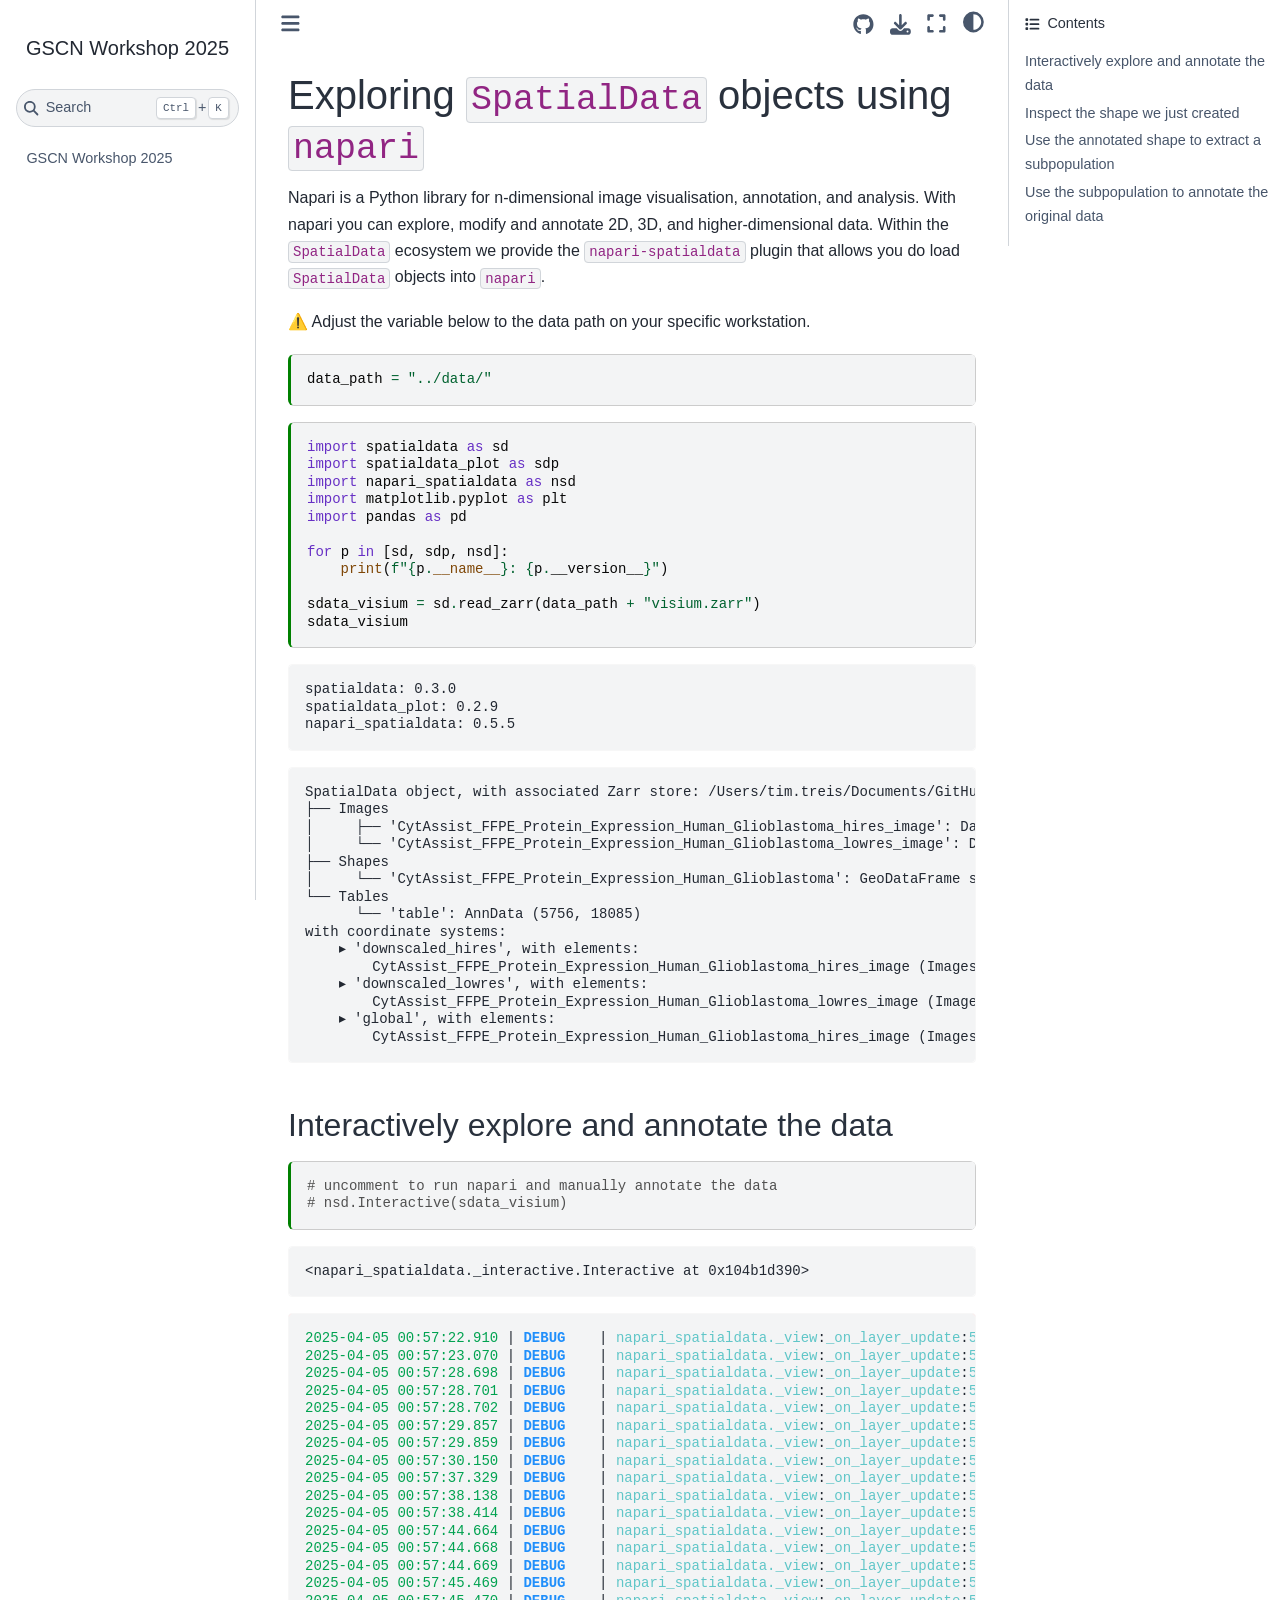
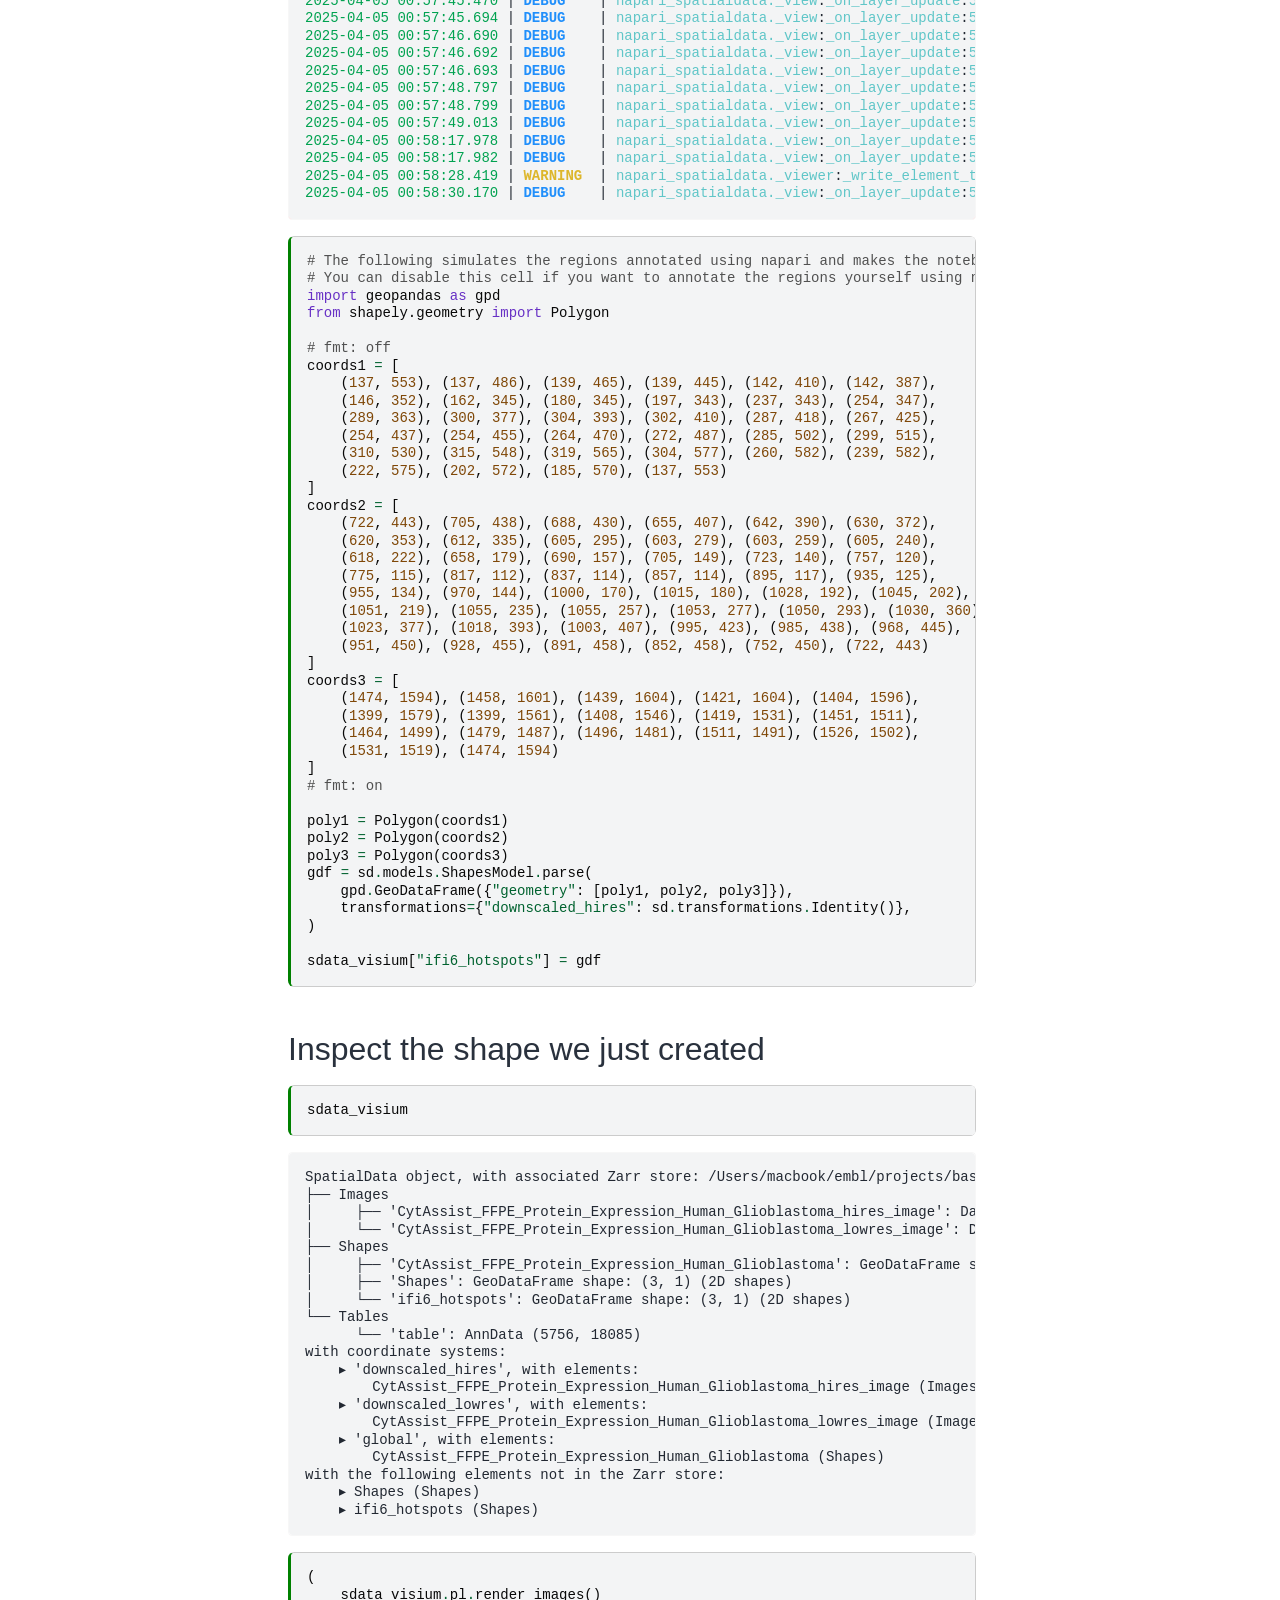
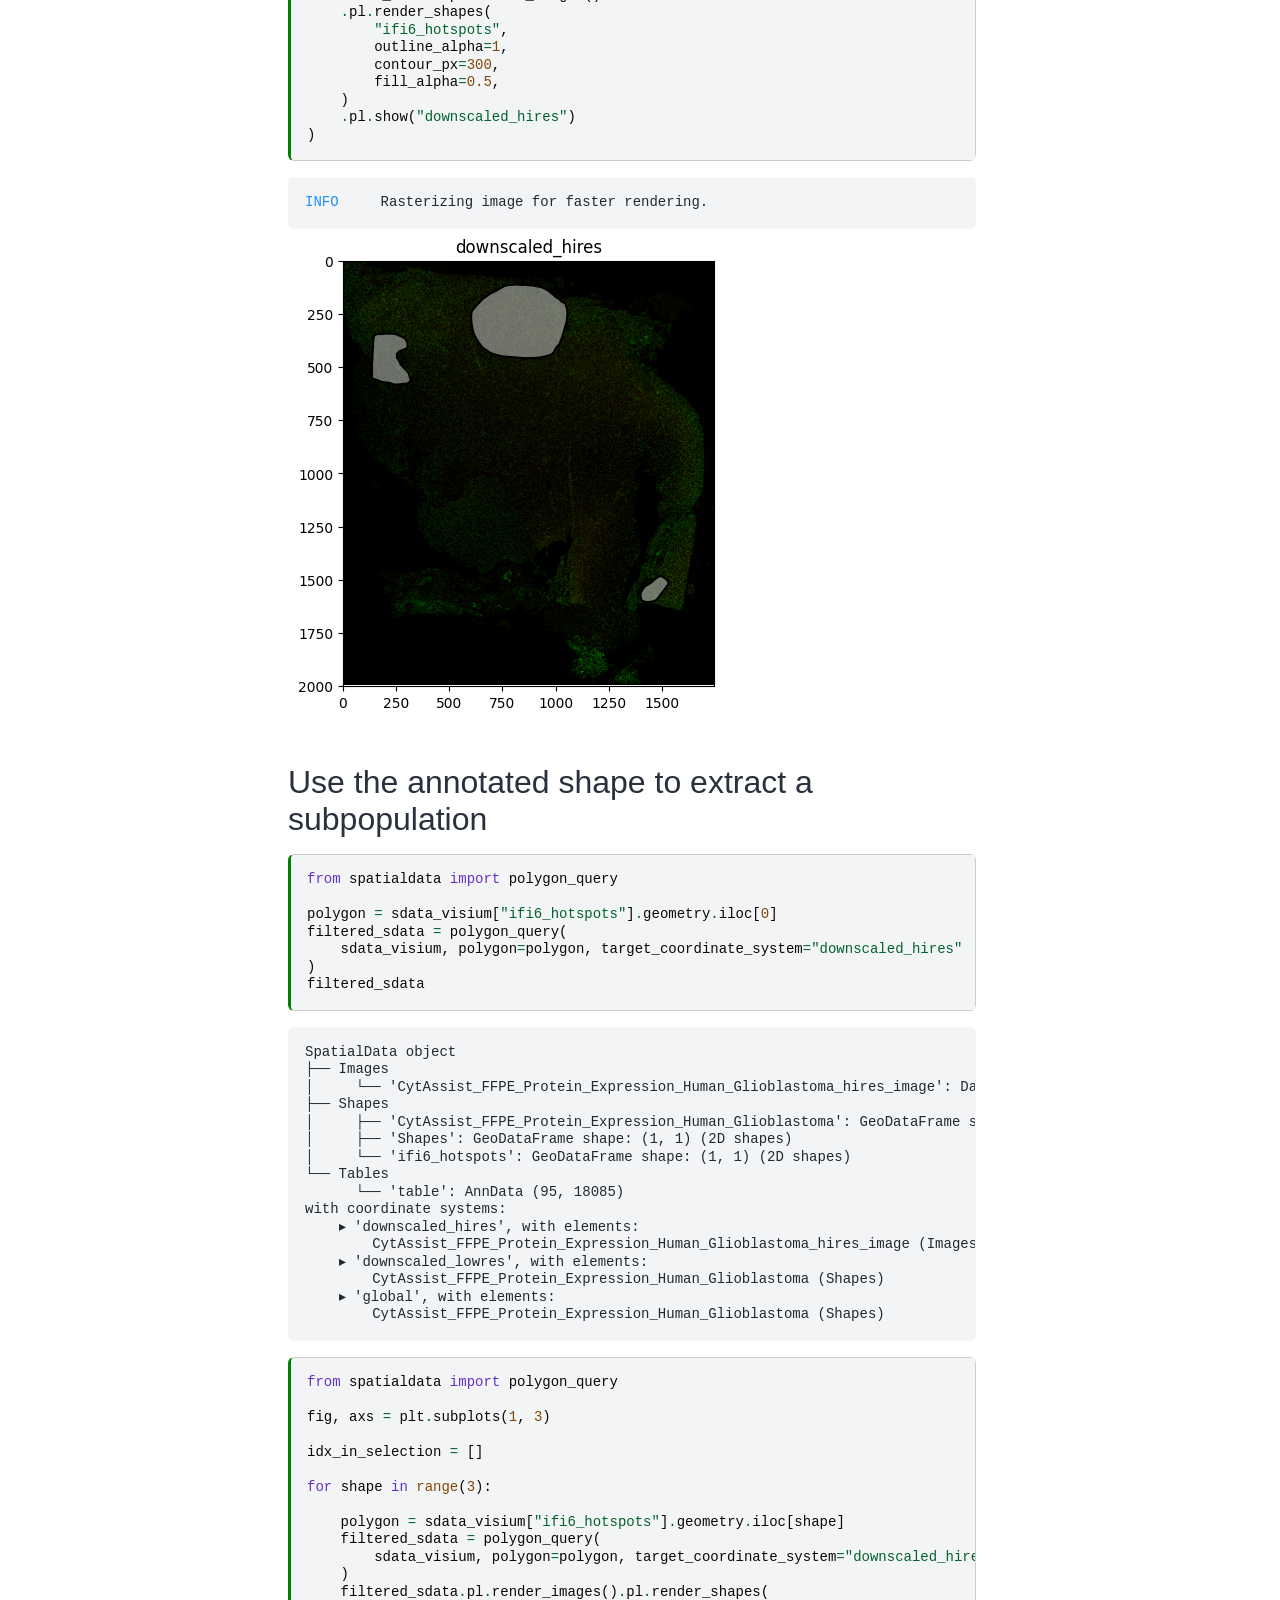
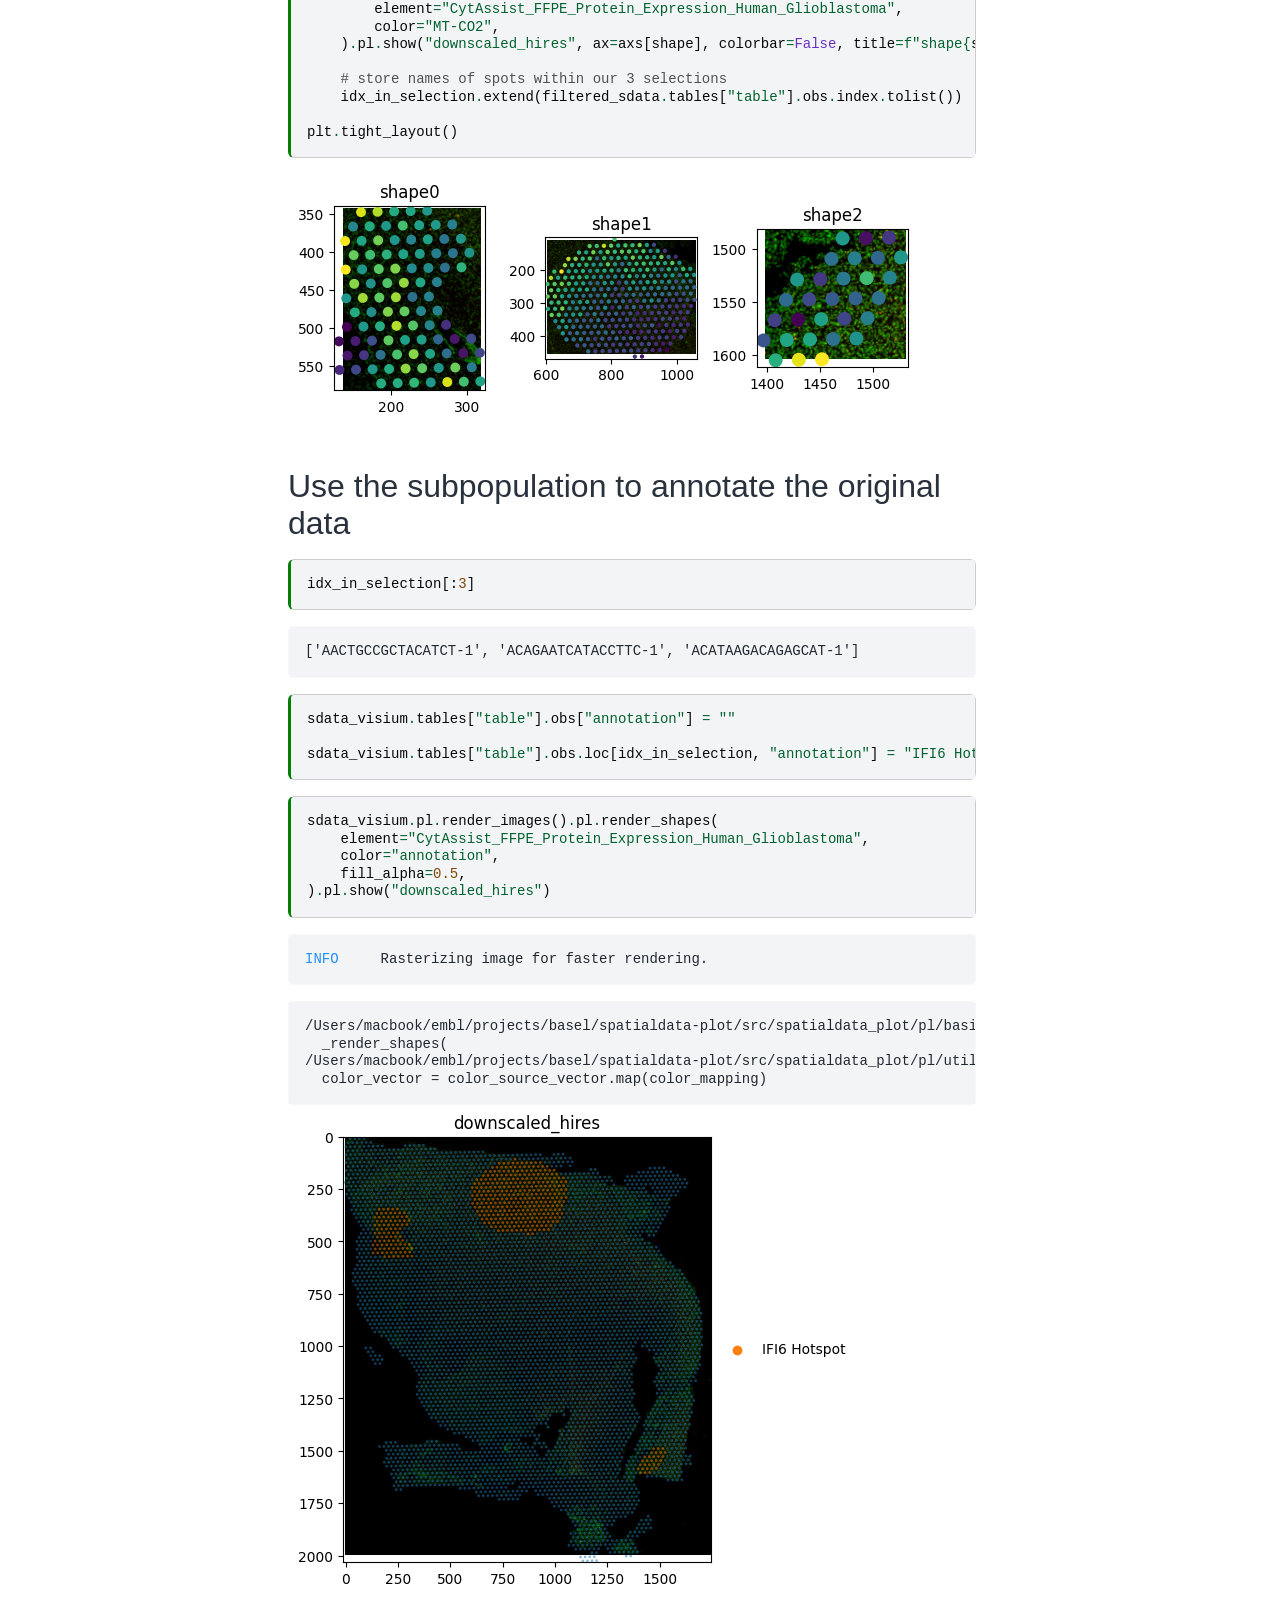
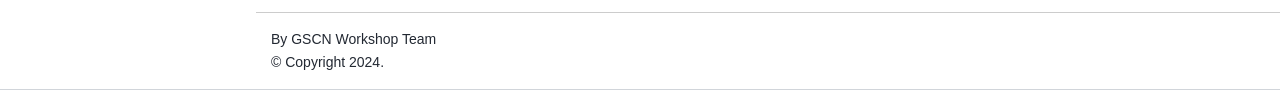
<file: day_2/spatialdata/beginner/nb3_interactive_plotting_with_napari.html>
<!DOCTYPE html>


<html lang="en" data-content_root="../../../" >

  <head>
    <meta charset="utf-8" />
    <meta name="viewport" content="width=device-width, initial-scale=1.0" /><meta name="viewport" content="width=device-width, initial-scale=1" />

    <title>Exploring SpatialData objects using napari &#8212; GSCN Workshop 2025</title>
  
  
  
  <script data-cfasync="false">
    document.documentElement.dataset.mode = localStorage.getItem("mode") || "";
    document.documentElement.dataset.theme = localStorage.getItem("theme") || "";
  </script>
  
  <!-- Loaded before other Sphinx assets -->
  <link href="../../../_static/styles/theme.css?digest=dfe6caa3a7d634c4db9b" rel="stylesheet" />
<link href="../../../_static/styles/bootstrap.css?digest=dfe6caa3a7d634c4db9b" rel="stylesheet" />
<link href="../../../_static/styles/pydata-sphinx-theme.css?digest=dfe6caa3a7d634c4db9b" rel="stylesheet" />

  
  <link href="../../../_static/vendor/fontawesome/6.5.2/css/all.min.css?digest=dfe6caa3a7d634c4db9b" rel="stylesheet" />
  <link rel="preload" as="font" type="font/woff2" crossorigin href="../../../_static/vendor/fontawesome/6.5.2/webfonts/fa-solid-900.woff2" />
<link rel="preload" as="font" type="font/woff2" crossorigin href="../../../_static/vendor/fontawesome/6.5.2/webfonts/fa-brands-400.woff2" />
<link rel="preload" as="font" type="font/woff2" crossorigin href="../../../_static/vendor/fontawesome/6.5.2/webfonts/fa-regular-400.woff2" />

    <link rel="stylesheet" type="text/css" href="../../../_static/pygments.css?v=03e43079" />
    <link rel="stylesheet" type="text/css" href="../../../_static/styles/sphinx-book-theme.css?v=eba8b062" />
    <link rel="stylesheet" type="text/css" href="../../../_static/togglebutton.css?v=13237357" />
    <link rel="stylesheet" type="text/css" href="../../../_static/copybutton.css?v=76b2166b" />
    <link rel="stylesheet" type="text/css" href="../../../_static/mystnb.4510f1fc1dee50b3e5859aac5469c37c29e427902b24a333a5f9fcb2f0b3ac41.css" />
    <link rel="stylesheet" type="text/css" href="../../../_static/sphinx-thebe.css?v=4fa983c6" />
    <link rel="stylesheet" type="text/css" href="../../../_static/sphinx-design.min.css?v=95c83b7e" />
  
  <!-- Pre-loaded scripts that we'll load fully later -->
  <link rel="preload" as="script" href="../../../_static/scripts/bootstrap.js?digest=dfe6caa3a7d634c4db9b" />
<link rel="preload" as="script" href="../../../_static/scripts/pydata-sphinx-theme.js?digest=dfe6caa3a7d634c4db9b" />
  <script src="../../../_static/vendor/fontawesome/6.5.2/js/all.min.js?digest=dfe6caa3a7d634c4db9b"></script>

    <script src="../../../_static/documentation_options.js?v=9eb32ce0"></script>
    <script src="../../../_static/doctools.js?v=9a2dae69"></script>
    <script src="../../../_static/sphinx_highlight.js?v=dc90522c"></script>
    <script src="../../../_static/clipboard.min.js?v=a7894cd8"></script>
    <script src="../../../_static/copybutton.js?v=f281be69"></script>
    <script src="../../../_static/scripts/sphinx-book-theme.js?v=887ef09a"></script>
    <script>let toggleHintShow = 'Click to show';</script>
    <script>let toggleHintHide = 'Click to hide';</script>
    <script>let toggleOpenOnPrint = 'true';</script>
    <script src="../../../_static/togglebutton.js?v=4a39c7ea"></script>
    <script>var togglebuttonSelector = '.toggle, .admonition.dropdown';</script>
    <script src="../../../_static/design-tabs.js?v=f930bc37"></script>
    <script>const THEBE_JS_URL = "https://unpkg.com/thebe@0.8.2/lib/index.js"; const thebe_selector = ".thebe,.cell"; const thebe_selector_input = "pre"; const thebe_selector_output = ".output, .cell_output"</script>
    <script async="async" src="../../../_static/sphinx-thebe.js?v=c100c467"></script>
    <script>var togglebuttonSelector = '.toggle, .admonition.dropdown';</script>
    <script>const THEBE_JS_URL = "https://unpkg.com/thebe@0.8.2/lib/index.js"; const thebe_selector = ".thebe,.cell"; const thebe_selector_input = "pre"; const thebe_selector_output = ".output, .cell_output"</script>
    <script>DOCUMENTATION_OPTIONS.pagename = 'day_2/spatialdata/beginner/nb3_interactive_plotting_with_napari';</script>
    <link rel="canonical" href="/202504_workshop_GSCN/day_2/spatialdata/beginner/nb3_interactive_plotting_with_napari.html" />
    <link rel="index" title="Index" href="../../../genindex.html" />
    <link rel="search" title="Search" href="../../../search.html" />
  <meta name="viewport" content="width=device-width, initial-scale=1"/>
  <meta name="docsearch:language" content="en"/>
  </head>
  
  
  <body data-bs-spy="scroll" data-bs-target=".bd-toc-nav" data-offset="180" data-bs-root-margin="0px 0px -60%" data-default-mode="">

  
  
  <div id="pst-skip-link" class="skip-link d-print-none"><a href="#main-content">Skip to main content</a></div>
  
  <div id="pst-scroll-pixel-helper"></div>
  
  <button type="button" class="btn rounded-pill" id="pst-back-to-top">
    <i class="fa-solid fa-arrow-up"></i>Back to top</button>

  
  <input type="checkbox"
          class="sidebar-toggle"
          id="pst-primary-sidebar-checkbox"/>
  <label class="overlay overlay-primary" for="pst-primary-sidebar-checkbox"></label>
  
  <input type="checkbox"
          class="sidebar-toggle"
          id="pst-secondary-sidebar-checkbox"/>
  <label class="overlay overlay-secondary" for="pst-secondary-sidebar-checkbox"></label>
  
  <div class="search-button__wrapper">
    <div class="search-button__overlay"></div>
    <div class="search-button__search-container">
<form class="bd-search d-flex align-items-center"
      action="../../../search.html"
      method="get">
  <i class="fa-solid fa-magnifying-glass"></i>
  <input type="search"
         class="form-control"
         name="q"
         id="search-input"
         placeholder="Search this book..."
         aria-label="Search this book..."
         autocomplete="off"
         autocorrect="off"
         autocapitalize="off"
         spellcheck="false"/>
  <span class="search-button__kbd-shortcut"><kbd class="kbd-shortcut__modifier">Ctrl</kbd>+<kbd>K</kbd></span>
</form></div>
  </div>

  <div class="pst-async-banner-revealer d-none">
  <aside id="bd-header-version-warning" class="d-none d-print-none" aria-label="Version warning"></aside>
</div>

  
    <header class="bd-header navbar navbar-expand-lg bd-navbar d-print-none">
    </header>
  

  <div class="bd-container">
    <div class="bd-container__inner bd-page-width">
      
      
      
        
      
      <div class="bd-sidebar-primary bd-sidebar">
        

  
  <div class="sidebar-header-items sidebar-primary__section">
    
    
    
    
  </div>
  
    <div class="sidebar-primary-items__start sidebar-primary__section">
        <div class="sidebar-primary-item">

  
    
  

<a class="navbar-brand logo" href="../../../index.html">
  
  
  
  
  
  
    <p class="title logo__title">GSCN Workshop 2025</p>
  
</a></div>
        <div class="sidebar-primary-item">

 <script>
 document.write(`
   <button class="btn search-button-field search-button__button" title="Search" aria-label="Search" data-bs-placement="bottom" data-bs-toggle="tooltip">
    <i class="fa-solid fa-magnifying-glass"></i>
    <span class="search-button__default-text">Search</span>
    <span class="search-button__kbd-shortcut"><kbd class="kbd-shortcut__modifier">Ctrl</kbd>+<kbd class="kbd-shortcut__modifier">K</kbd></span>
   </button>
 `);
 </script></div>
        <div class="sidebar-primary-item"><nav class="bd-links bd-docs-nav" aria-label="Main">
    <div class="bd-toc-item navbar-nav active">
        
        <ul class="nav bd-sidenav bd-sidenav__home-link">
            <li class="toctree-l1">
                <a class="reference internal" href="../../../index.html">
                    GSCN Workshop 2025
                </a>
            </li>
        </ul>
        
    </div>
</nav></div>
    </div>
  
  
  <div class="sidebar-primary-items__end sidebar-primary__section">
  </div>
  
  <div id="rtd-footer-container"></div>


      </div>
      
      <main id="main-content" class="bd-main" role="main">
        
        

<div class="sbt-scroll-pixel-helper"></div>

          <div class="bd-content">
            <div class="bd-article-container">
              
              <div class="bd-header-article d-print-none">
<div class="header-article-items header-article__inner">
  
    <div class="header-article-items__start">
      
        <div class="header-article-item"><button class="sidebar-toggle primary-toggle btn btn-sm" title="Toggle primary sidebar" data-bs-placement="bottom" data-bs-toggle="tooltip">
  <span class="fa-solid fa-bars"></span>
</button></div>
      
    </div>
  
  
    <div class="header-article-items__end">
      
        <div class="header-article-item">

<div class="article-header-buttons">





<div class="dropdown dropdown-source-buttons">
  <button class="btn dropdown-toggle" type="button" data-bs-toggle="dropdown" aria-expanded="false" aria-label="Source repositories">
    <i class="fab fa-github"></i>
  </button>
  <ul class="dropdown-menu">
      
      
      
      <li><a href="https://github.com/scverse/202504_workshop_GSCN" target="_blank"
   class="btn btn-sm btn-source-repository-button dropdown-item"
   title="Source repository"
   data-bs-placement="left" data-bs-toggle="tooltip"
>
  

<span class="btn__icon-container">
  <i class="fab fa-github"></i>
  </span>
<span class="btn__text-container">Repository</span>
</a>
</li>
      
      
      
      
      <li><a href="https://github.com/scverse/202504_workshop_GSCN/edit/main/day_2/spatialdata/beginner/nb3_interactive_plotting_with_napari.ipynb" target="_blank"
   class="btn btn-sm btn-source-edit-button dropdown-item"
   title="Suggest edit"
   data-bs-placement="left" data-bs-toggle="tooltip"
>
  

<span class="btn__icon-container">
  <i class="fas fa-pencil-alt"></i>
  </span>
<span class="btn__text-container">Suggest edit</span>
</a>
</li>
      
      
      
      
      <li><a href="https://github.com/scverse/202504_workshop_GSCN/issues/new?title=Issue%20on%20page%20%2Fday_2/spatialdata/beginner/nb3_interactive_plotting_with_napari.html&body=Your%20issue%20content%20here." target="_blank"
   class="btn btn-sm btn-source-issues-button dropdown-item"
   title="Open an issue"
   data-bs-placement="left" data-bs-toggle="tooltip"
>
  

<span class="btn__icon-container">
  <i class="fas fa-lightbulb"></i>
  </span>
<span class="btn__text-container">Open issue</span>
</a>
</li>
      
  </ul>
</div>






<div class="dropdown dropdown-download-buttons">
  <button class="btn dropdown-toggle" type="button" data-bs-toggle="dropdown" aria-expanded="false" aria-label="Download this page">
    <i class="fas fa-download"></i>
  </button>
  <ul class="dropdown-menu">
      
      
      
      <li><a href="../../../_sources/day_2/spatialdata/beginner/nb3_interactive_plotting_with_napari.ipynb" target="_blank"
   class="btn btn-sm btn-download-source-button dropdown-item"
   title="Download source file"
   data-bs-placement="left" data-bs-toggle="tooltip"
>
  

<span class="btn__icon-container">
  <i class="fas fa-file"></i>
  </span>
<span class="btn__text-container">.ipynb</span>
</a>
</li>
      
      
      
      
      <li>
<button onclick="window.print()"
  class="btn btn-sm btn-download-pdf-button dropdown-item"
  title="Print to PDF"
  data-bs-placement="left" data-bs-toggle="tooltip"
>
  

<span class="btn__icon-container">
  <i class="fas fa-file-pdf"></i>
  </span>
<span class="btn__text-container">.pdf</span>
</button>
</li>
      
  </ul>
</div>




<button onclick="toggleFullScreen()"
  class="btn btn-sm btn-fullscreen-button"
  title="Fullscreen mode"
  data-bs-placement="bottom" data-bs-toggle="tooltip"
>
  

<span class="btn__icon-container">
  <i class="fas fa-expand"></i>
  </span>

</button>



<script>
document.write(`
  <button class="btn btn-sm nav-link pst-navbar-icon theme-switch-button" title="light/dark" aria-label="light/dark" data-bs-placement="bottom" data-bs-toggle="tooltip">
    <i class="theme-switch fa-solid fa-sun fa-lg" data-mode="light"></i>
    <i class="theme-switch fa-solid fa-moon fa-lg" data-mode="dark"></i>
    <i class="theme-switch fa-solid fa-circle-half-stroke fa-lg" data-mode="auto"></i>
  </button>
`);
</script>


<script>
document.write(`
  <button class="btn btn-sm pst-navbar-icon search-button search-button__button" title="Search" aria-label="Search" data-bs-placement="bottom" data-bs-toggle="tooltip">
    <i class="fa-solid fa-magnifying-glass fa-lg"></i>
  </button>
`);
</script>
<button class="sidebar-toggle secondary-toggle btn btn-sm" title="Toggle secondary sidebar" data-bs-placement="bottom" data-bs-toggle="tooltip">
    <span class="fa-solid fa-list"></span>
</button>
</div></div>
      
    </div>
  
</div>
</div>
              
              

<div id="jb-print-docs-body" class="onlyprint">
    <h1>Exploring SpatialData objects using napari</h1>
    <!-- Table of contents -->
    <div id="print-main-content">
        <div id="jb-print-toc">
            
            <div>
                <h2> Contents </h2>
            </div>
            <nav aria-label="Page">
                <ul class="visible nav section-nav flex-column">
<li class="toc-h2 nav-item toc-entry"><a class="reference internal nav-link" href="#interactively-explore-and-annotate-the-data">Interactively explore and annotate the data</a></li>
<li class="toc-h2 nav-item toc-entry"><a class="reference internal nav-link" href="#inspect-the-shape-we-just-created">Inspect the shape we just created</a></li>
<li class="toc-h2 nav-item toc-entry"><a class="reference internal nav-link" href="#use-the-annotated-shape-to-extract-a-subpopulation">Use the annotated shape to extract a subpopulation</a></li>
<li class="toc-h2 nav-item toc-entry"><a class="reference internal nav-link" href="#use-the-subpopulation-to-annotate-the-original-data">Use the subpopulation to annotate the original data</a></li>
</ul>
            </nav>
        </div>
    </div>
</div>

              
                
<div id="searchbox"></div>
                <article class="bd-article">
                  
  <section class="tex2jax_ignore mathjax_ignore" id="exploring-spatialdata-objects-using-napari">
<h1>Exploring <code class="docutils literal notranslate"><span class="pre">SpatialData</span></code> objects using <code class="docutils literal notranslate"><span class="pre">napari</span></code><a class="headerlink" href="#exploring-spatialdata-objects-using-napari" title="Link to this heading">#</a></h1>
<p>Napari is a Python library for n-dimensional image visualisation, annotation, and analysis. With napari you can explore, modify and annotate 2D, 3D, and higher-dimensional data. Within the <code class="docutils literal notranslate"><span class="pre">SpatialData</span></code> ecosystem we provide the <code class="docutils literal notranslate"><span class="pre">napari-spatialdata</span></code> plugin that allows you do load <code class="docutils literal notranslate"><span class="pre">SpatialData</span></code> objects into <code class="docutils literal notranslate"><span class="pre">napari</span></code>.</p>
<p>⚠️ Adjust the variable below to the data path on your specific workstation.</p>
<div class="cell docutils container">
<div class="cell_input docutils container">
<div class="highlight-ipython3 notranslate"><div class="highlight"><pre><span></span><span class="n">data_path</span> <span class="o">=</span> <span class="s2">&quot;../data/&quot;</span>
</pre></div>
</div>
</div>
</div>
<div class="cell docutils container">
<div class="cell_input docutils container">
<div class="highlight-ipython3 notranslate"><div class="highlight"><pre><span></span><span class="kn">import</span><span class="w"> </span><span class="nn">spatialdata</span><span class="w"> </span><span class="k">as</span><span class="w"> </span><span class="nn">sd</span>
<span class="kn">import</span><span class="w"> </span><span class="nn">spatialdata_plot</span><span class="w"> </span><span class="k">as</span><span class="w"> </span><span class="nn">sdp</span>
<span class="kn">import</span><span class="w"> </span><span class="nn">napari_spatialdata</span><span class="w"> </span><span class="k">as</span><span class="w"> </span><span class="nn">nsd</span>
<span class="kn">import</span><span class="w"> </span><span class="nn">matplotlib.pyplot</span><span class="w"> </span><span class="k">as</span><span class="w"> </span><span class="nn">plt</span>
<span class="kn">import</span><span class="w"> </span><span class="nn">pandas</span><span class="w"> </span><span class="k">as</span><span class="w"> </span><span class="nn">pd</span>

<span class="k">for</span> <span class="n">p</span> <span class="ow">in</span> <span class="p">[</span><span class="n">sd</span><span class="p">,</span> <span class="n">sdp</span><span class="p">,</span> <span class="n">nsd</span><span class="p">]:</span>
    <span class="nb">print</span><span class="p">(</span><span class="sa">f</span><span class="s2">&quot;</span><span class="si">{</span><span class="n">p</span><span class="o">.</span><span class="vm">__name__</span><span class="si">}</span><span class="s2">: </span><span class="si">{</span><span class="n">p</span><span class="o">.</span><span class="n">__version__</span><span class="si">}</span><span class="s2">&quot;</span><span class="p">)</span>

<span class="n">sdata_visium</span> <span class="o">=</span> <span class="n">sd</span><span class="o">.</span><span class="n">read_zarr</span><span class="p">(</span><span class="n">data_path</span> <span class="o">+</span> <span class="s2">&quot;visium.zarr&quot;</span><span class="p">)</span>
<span class="n">sdata_visium</span>
</pre></div>
</div>
</div>
<div class="cell_output docutils container">
<div class="output stream highlight-myst-ansi notranslate"><div class="highlight"><pre><span></span>spatialdata: 0.3.0
spatialdata_plot: 0.2.9
napari_spatialdata: 0.5.5
</pre></div>
</div>
<div class="output text_plain highlight-myst-ansi notranslate"><div class="highlight"><pre><span></span>SpatialData object, with associated Zarr store: /Users/tim.treis/Documents/GitHub/202504_workshop_GSCN/notebooks/day_2/spatialdata/data/visium.zarr
├── Images
│     ├── &#39;CytAssist_FFPE_Protein_Expression_Human_Glioblastoma_hires_image&#39;: DataArray[cyx] (3, 2000, 1744)
│     └── &#39;CytAssist_FFPE_Protein_Expression_Human_Glioblastoma_lowres_image&#39;: DataArray[cyx] (3, 600, 523)
├── Shapes
│     └── &#39;CytAssist_FFPE_Protein_Expression_Human_Glioblastoma&#39;: GeoDataFrame shape: (5756, 2) (2D shapes)
└── Tables
      └── &#39;table&#39;: AnnData (5756, 18085)
with coordinate systems:
    ▸ &#39;downscaled_hires&#39;, with elements:
        CytAssist_FFPE_Protein_Expression_Human_Glioblastoma_hires_image (Images), CytAssist_FFPE_Protein_Expression_Human_Glioblastoma (Shapes)
    ▸ &#39;downscaled_lowres&#39;, with elements:
        CytAssist_FFPE_Protein_Expression_Human_Glioblastoma_lowres_image (Images), CytAssist_FFPE_Protein_Expression_Human_Glioblastoma (Shapes)
    ▸ &#39;global&#39;, with elements:
        CytAssist_FFPE_Protein_Expression_Human_Glioblastoma_hires_image (Images), CytAssist_FFPE_Protein_Expression_Human_Glioblastoma_lowres_image (Images), CytAssist_FFPE_Protein_Expression_Human_Glioblastoma (Shapes)
</pre></div>
</div>
</div>
</div>
<section id="interactively-explore-and-annotate-the-data">
<h2>Interactively explore and annotate the data<a class="headerlink" href="#interactively-explore-and-annotate-the-data" title="Link to this heading">#</a></h2>
<div class="cell docutils container">
<div class="cell_input docutils container">
<div class="highlight-ipython3 notranslate"><div class="highlight"><pre><span></span><span class="c1"># uncomment to run napari and manually annotate the data</span>
<span class="c1"># nsd.Interactive(sdata_visium)</span>
</pre></div>
</div>
</div>
<div class="cell_output docutils container">
<div class="output text_plain highlight-myst-ansi notranslate"><div class="highlight"><pre><span></span>&lt;napari_spatialdata._interactive.Interactive at 0x104b1d390&gt;
</pre></div>
</div>
<div class="output stderr highlight-myst-ansi notranslate"><div class="highlight"><pre><span></span><span class=" -Color -Color-Green">2025-04-05 00:57:22.910</span> | <span class=" -Color -Color-Bold -Color-Bold-Blue">DEBUG   </span> | <span class=" -Color -Color-Cyan">napari_spatialdata._view</span>:<span class=" -Color -Color-Cyan">_on_layer_update</span>:<span class=" -Color -Color-Cyan">569</span> - <span class=" -Color -Color-Bold -Color-Bold-Blue">Updating layer.</span>
<span class=" -Color -Color-Green">2025-04-05 00:57:23.070</span> | <span class=" -Color -Color-Bold -Color-Bold-Blue">DEBUG   </span> | <span class=" -Color -Color-Cyan">napari_spatialdata._view</span>:<span class=" -Color -Color-Cyan">_on_layer_update</span>:<span class=" -Color -Color-Cyan">569</span> - <span class=" -Color -Color-Bold -Color-Bold-Blue">Updating layer.</span>
<span class=" -Color -Color-Green">2025-04-05 00:57:28.698</span> | <span class=" -Color -Color-Bold -Color-Bold-Blue">DEBUG   </span> | <span class=" -Color -Color-Cyan">napari_spatialdata._view</span>:<span class=" -Color -Color-Cyan">_on_layer_update</span>:<span class=" -Color -Color-Cyan">569</span> - <span class=" -Color -Color-Bold -Color-Bold-Blue">Updating layer.</span>
<span class=" -Color -Color-Green">2025-04-05 00:57:28.701</span> | <span class=" -Color -Color-Bold -Color-Bold-Blue">DEBUG   </span> | <span class=" -Color -Color-Cyan">napari_spatialdata._view</span>:<span class=" -Color -Color-Cyan">_on_layer_update</span>:<span class=" -Color -Color-Cyan">569</span> - <span class=" -Color -Color-Bold -Color-Bold-Blue">Updating layer.</span>
<span class=" -Color -Color-Green">2025-04-05 00:57:28.702</span> | <span class=" -Color -Color-Bold -Color-Bold-Blue">DEBUG   </span> | <span class=" -Color -Color-Cyan">napari_spatialdata._view</span>:<span class=" -Color -Color-Cyan">_on_layer_update</span>:<span class=" -Color -Color-Cyan">569</span> - <span class=" -Color -Color-Bold -Color-Bold-Blue">Updating layer.</span>
<span class=" -Color -Color-Green">2025-04-05 00:57:29.857</span> | <span class=" -Color -Color-Bold -Color-Bold-Blue">DEBUG   </span> | <span class=" -Color -Color-Cyan">napari_spatialdata._view</span>:<span class=" -Color -Color-Cyan">_on_layer_update</span>:<span class=" -Color -Color-Cyan">569</span> - <span class=" -Color -Color-Bold -Color-Bold-Blue">Updating layer.</span>
<span class=" -Color -Color-Green">2025-04-05 00:57:29.859</span> | <span class=" -Color -Color-Bold -Color-Bold-Blue">DEBUG   </span> | <span class=" -Color -Color-Cyan">napari_spatialdata._view</span>:<span class=" -Color -Color-Cyan">_on_layer_update</span>:<span class=" -Color -Color-Cyan">569</span> - <span class=" -Color -Color-Bold -Color-Bold-Blue">Updating layer.</span>
<span class=" -Color -Color-Green">2025-04-05 00:57:30.150</span> | <span class=" -Color -Color-Bold -Color-Bold-Blue">DEBUG   </span> | <span class=" -Color -Color-Cyan">napari_spatialdata._view</span>:<span class=" -Color -Color-Cyan">_on_layer_update</span>:<span class=" -Color -Color-Cyan">569</span> - <span class=" -Color -Color-Bold -Color-Bold-Blue">Updating layer.</span>
<span class=" -Color -Color-Green">2025-04-05 00:57:37.329</span> | <span class=" -Color -Color-Bold -Color-Bold-Blue">DEBUG   </span> | <span class=" -Color -Color-Cyan">napari_spatialdata._view</span>:<span class=" -Color -Color-Cyan">_on_layer_update</span>:<span class=" -Color -Color-Cyan">569</span> - <span class=" -Color -Color-Bold -Color-Bold-Blue">Updating layer.</span>
<span class=" -Color -Color-Green">2025-04-05 00:57:38.138</span> | <span class=" -Color -Color-Bold -Color-Bold-Blue">DEBUG   </span> | <span class=" -Color -Color-Cyan">napari_spatialdata._view</span>:<span class=" -Color -Color-Cyan">_on_layer_update</span>:<span class=" -Color -Color-Cyan">569</span> - <span class=" -Color -Color-Bold -Color-Bold-Blue">Updating layer.</span>
<span class=" -Color -Color-Green">2025-04-05 00:57:38.414</span> | <span class=" -Color -Color-Bold -Color-Bold-Blue">DEBUG   </span> | <span class=" -Color -Color-Cyan">napari_spatialdata._view</span>:<span class=" -Color -Color-Cyan">_on_layer_update</span>:<span class=" -Color -Color-Cyan">569</span> - <span class=" -Color -Color-Bold -Color-Bold-Blue">Updating layer.</span>
<span class=" -Color -Color-Green">2025-04-05 00:57:44.664</span> | <span class=" -Color -Color-Bold -Color-Bold-Blue">DEBUG   </span> | <span class=" -Color -Color-Cyan">napari_spatialdata._view</span>:<span class=" -Color -Color-Cyan">_on_layer_update</span>:<span class=" -Color -Color-Cyan">569</span> - <span class=" -Color -Color-Bold -Color-Bold-Blue">Updating layer.</span>
<span class=" -Color -Color-Green">2025-04-05 00:57:44.668</span> | <span class=" -Color -Color-Bold -Color-Bold-Blue">DEBUG   </span> | <span class=" -Color -Color-Cyan">napari_spatialdata._view</span>:<span class=" -Color -Color-Cyan">_on_layer_update</span>:<span class=" -Color -Color-Cyan">569</span> - <span class=" -Color -Color-Bold -Color-Bold-Blue">Updating layer.</span>
<span class=" -Color -Color-Green">2025-04-05 00:57:44.669</span> | <span class=" -Color -Color-Bold -Color-Bold-Blue">DEBUG   </span> | <span class=" -Color -Color-Cyan">napari_spatialdata._view</span>:<span class=" -Color -Color-Cyan">_on_layer_update</span>:<span class=" -Color -Color-Cyan">569</span> - <span class=" -Color -Color-Bold -Color-Bold-Blue">Updating layer.</span>
<span class=" -Color -Color-Green">2025-04-05 00:57:45.469</span> | <span class=" -Color -Color-Bold -Color-Bold-Blue">DEBUG   </span> | <span class=" -Color -Color-Cyan">napari_spatialdata._view</span>:<span class=" -Color -Color-Cyan">_on_layer_update</span>:<span class=" -Color -Color-Cyan">569</span> - <span class=" -Color -Color-Bold -Color-Bold-Blue">Updating layer.</span>
<span class=" -Color -Color-Green">2025-04-05 00:57:45.470</span> | <span class=" -Color -Color-Bold -Color-Bold-Blue">DEBUG   </span> | <span class=" -Color -Color-Cyan">napari_spatialdata._view</span>:<span class=" -Color -Color-Cyan">_on_layer_update</span>:<span class=" -Color -Color-Cyan">569</span> - <span class=" -Color -Color-Bold -Color-Bold-Blue">Updating layer.</span>
<span class=" -Color -Color-Green">2025-04-05 00:57:45.694</span> | <span class=" -Color -Color-Bold -Color-Bold-Blue">DEBUG   </span> | <span class=" -Color -Color-Cyan">napari_spatialdata._view</span>:<span class=" -Color -Color-Cyan">_on_layer_update</span>:<span class=" -Color -Color-Cyan">569</span> - <span class=" -Color -Color-Bold -Color-Bold-Blue">Updating layer.</span>
<span class=" -Color -Color-Green">2025-04-05 00:57:46.690</span> | <span class=" -Color -Color-Bold -Color-Bold-Blue">DEBUG   </span> | <span class=" -Color -Color-Cyan">napari_spatialdata._view</span>:<span class=" -Color -Color-Cyan">_on_layer_update</span>:<span class=" -Color -Color-Cyan">569</span> - <span class=" -Color -Color-Bold -Color-Bold-Blue">Updating layer.</span>
<span class=" -Color -Color-Green">2025-04-05 00:57:46.692</span> | <span class=" -Color -Color-Bold -Color-Bold-Blue">DEBUG   </span> | <span class=" -Color -Color-Cyan">napari_spatialdata._view</span>:<span class=" -Color -Color-Cyan">_on_layer_update</span>:<span class=" -Color -Color-Cyan">569</span> - <span class=" -Color -Color-Bold -Color-Bold-Blue">Updating layer.</span>
<span class=" -Color -Color-Green">2025-04-05 00:57:46.693</span> | <span class=" -Color -Color-Bold -Color-Bold-Blue">DEBUG   </span> | <span class=" -Color -Color-Cyan">napari_spatialdata._view</span>:<span class=" -Color -Color-Cyan">_on_layer_update</span>:<span class=" -Color -Color-Cyan">569</span> - <span class=" -Color -Color-Bold -Color-Bold-Blue">Updating layer.</span>
<span class=" -Color -Color-Green">2025-04-05 00:57:48.797</span> | <span class=" -Color -Color-Bold -Color-Bold-Blue">DEBUG   </span> | <span class=" -Color -Color-Cyan">napari_spatialdata._view</span>:<span class=" -Color -Color-Cyan">_on_layer_update</span>:<span class=" -Color -Color-Cyan">569</span> - <span class=" -Color -Color-Bold -Color-Bold-Blue">Updating layer.</span>
<span class=" -Color -Color-Green">2025-04-05 00:57:48.799</span> | <span class=" -Color -Color-Bold -Color-Bold-Blue">DEBUG   </span> | <span class=" -Color -Color-Cyan">napari_spatialdata._view</span>:<span class=" -Color -Color-Cyan">_on_layer_update</span>:<span class=" -Color -Color-Cyan">569</span> - <span class=" -Color -Color-Bold -Color-Bold-Blue">Updating layer.</span>
<span class=" -Color -Color-Green">2025-04-05 00:57:49.013</span> | <span class=" -Color -Color-Bold -Color-Bold-Blue">DEBUG   </span> | <span class=" -Color -Color-Cyan">napari_spatialdata._view</span>:<span class=" -Color -Color-Cyan">_on_layer_update</span>:<span class=" -Color -Color-Cyan">569</span> - <span class=" -Color -Color-Bold -Color-Bold-Blue">Updating layer.</span>
<span class=" -Color -Color-Green">2025-04-05 00:58:17.978</span> | <span class=" -Color -Color-Bold -Color-Bold-Blue">DEBUG   </span> | <span class=" -Color -Color-Cyan">napari_spatialdata._view</span>:<span class=" -Color -Color-Cyan">_on_layer_update</span>:<span class=" -Color -Color-Cyan">569</span> - <span class=" -Color -Color-Bold -Color-Bold-Blue">Updating layer.</span>
<span class=" -Color -Color-Green">2025-04-05 00:58:17.982</span> | <span class=" -Color -Color-Bold -Color-Bold-Blue">DEBUG   </span> | <span class=" -Color -Color-Cyan">napari_spatialdata._view</span>:<span class=" -Color -Color-Cyan">_on_layer_update</span>:<span class=" -Color -Color-Cyan">569</span> - <span class=" -Color -Color-Bold -Color-Bold-Blue">Updating layer.</span>
<span class=" -Color -Color-Green">2025-04-05 00:58:28.419</span> | <span class=" -Color -Color-Bold -Color-Bold-Yellow">WARNING </span> | <span class=" -Color -Color-Cyan">napari_spatialdata._viewer</span>:<span class=" -Color -Color-Cyan">_write_element_to_disk</span>:<span class=" -Color -Color-Cyan">172</span> - <span class=" -Color -Color-Bold -Color-Bold-Yellow">Annotations only added in memory, please manually save to disk.</span>
<span class=" -Color -Color-Green">2025-04-05 00:58:30.170</span> | <span class=" -Color -Color-Bold -Color-Bold-Blue">DEBUG   </span> | <span class=" -Color -Color-Cyan">napari_spatialdata._view</span>:<span class=" -Color -Color-Cyan">_on_layer_update</span>:<span class=" -Color -Color-Cyan">569</span> - <span class=" -Color -Color-Bold -Color-Bold-Blue">Updating layer.</span>
</pre></div>
</div>
</div>
</div>
<div class="cell docutils container">
<div class="cell_input docutils container">
<div class="highlight-ipython3 notranslate"><div class="highlight"><pre><span></span><span class="c1"># The following simulates the regions annotated using napari and makes the notebook reproducible.</span>
<span class="c1"># You can disable this cell if you want to annotate the regions yourself using napari</span>
<span class="kn">import</span><span class="w"> </span><span class="nn">geopandas</span><span class="w"> </span><span class="k">as</span><span class="w"> </span><span class="nn">gpd</span>
<span class="kn">from</span><span class="w"> </span><span class="nn">shapely.geometry</span><span class="w"> </span><span class="kn">import</span> <span class="n">Polygon</span>

<span class="c1"># fmt: off</span>
<span class="n">coords1</span> <span class="o">=</span> <span class="p">[</span>
    <span class="p">(</span><span class="mi">137</span><span class="p">,</span> <span class="mi">553</span><span class="p">),</span> <span class="p">(</span><span class="mi">137</span><span class="p">,</span> <span class="mi">486</span><span class="p">),</span> <span class="p">(</span><span class="mi">139</span><span class="p">,</span> <span class="mi">465</span><span class="p">),</span> <span class="p">(</span><span class="mi">139</span><span class="p">,</span> <span class="mi">445</span><span class="p">),</span> <span class="p">(</span><span class="mi">142</span><span class="p">,</span> <span class="mi">410</span><span class="p">),</span> <span class="p">(</span><span class="mi">142</span><span class="p">,</span> <span class="mi">387</span><span class="p">),</span>
    <span class="p">(</span><span class="mi">146</span><span class="p">,</span> <span class="mi">352</span><span class="p">),</span> <span class="p">(</span><span class="mi">162</span><span class="p">,</span> <span class="mi">345</span><span class="p">),</span> <span class="p">(</span><span class="mi">180</span><span class="p">,</span> <span class="mi">345</span><span class="p">),</span> <span class="p">(</span><span class="mi">197</span><span class="p">,</span> <span class="mi">343</span><span class="p">),</span> <span class="p">(</span><span class="mi">237</span><span class="p">,</span> <span class="mi">343</span><span class="p">),</span> <span class="p">(</span><span class="mi">254</span><span class="p">,</span> <span class="mi">347</span><span class="p">),</span>
    <span class="p">(</span><span class="mi">289</span><span class="p">,</span> <span class="mi">363</span><span class="p">),</span> <span class="p">(</span><span class="mi">300</span><span class="p">,</span> <span class="mi">377</span><span class="p">),</span> <span class="p">(</span><span class="mi">304</span><span class="p">,</span> <span class="mi">393</span><span class="p">),</span> <span class="p">(</span><span class="mi">302</span><span class="p">,</span> <span class="mi">410</span><span class="p">),</span> <span class="p">(</span><span class="mi">287</span><span class="p">,</span> <span class="mi">418</span><span class="p">),</span> <span class="p">(</span><span class="mi">267</span><span class="p">,</span> <span class="mi">425</span><span class="p">),</span>
    <span class="p">(</span><span class="mi">254</span><span class="p">,</span> <span class="mi">437</span><span class="p">),</span> <span class="p">(</span><span class="mi">254</span><span class="p">,</span> <span class="mi">455</span><span class="p">),</span> <span class="p">(</span><span class="mi">264</span><span class="p">,</span> <span class="mi">470</span><span class="p">),</span> <span class="p">(</span><span class="mi">272</span><span class="p">,</span> <span class="mi">487</span><span class="p">),</span> <span class="p">(</span><span class="mi">285</span><span class="p">,</span> <span class="mi">502</span><span class="p">),</span> <span class="p">(</span><span class="mi">299</span><span class="p">,</span> <span class="mi">515</span><span class="p">),</span>
    <span class="p">(</span><span class="mi">310</span><span class="p">,</span> <span class="mi">530</span><span class="p">),</span> <span class="p">(</span><span class="mi">315</span><span class="p">,</span> <span class="mi">548</span><span class="p">),</span> <span class="p">(</span><span class="mi">319</span><span class="p">,</span> <span class="mi">565</span><span class="p">),</span> <span class="p">(</span><span class="mi">304</span><span class="p">,</span> <span class="mi">577</span><span class="p">),</span> <span class="p">(</span><span class="mi">260</span><span class="p">,</span> <span class="mi">582</span><span class="p">),</span> <span class="p">(</span><span class="mi">239</span><span class="p">,</span> <span class="mi">582</span><span class="p">),</span>
    <span class="p">(</span><span class="mi">222</span><span class="p">,</span> <span class="mi">575</span><span class="p">),</span> <span class="p">(</span><span class="mi">202</span><span class="p">,</span> <span class="mi">572</span><span class="p">),</span> <span class="p">(</span><span class="mi">185</span><span class="p">,</span> <span class="mi">570</span><span class="p">),</span> <span class="p">(</span><span class="mi">137</span><span class="p">,</span> <span class="mi">553</span><span class="p">)</span>
<span class="p">]</span>
<span class="n">coords2</span> <span class="o">=</span> <span class="p">[</span>
    <span class="p">(</span><span class="mi">722</span><span class="p">,</span> <span class="mi">443</span><span class="p">),</span> <span class="p">(</span><span class="mi">705</span><span class="p">,</span> <span class="mi">438</span><span class="p">),</span> <span class="p">(</span><span class="mi">688</span><span class="p">,</span> <span class="mi">430</span><span class="p">),</span> <span class="p">(</span><span class="mi">655</span><span class="p">,</span> <span class="mi">407</span><span class="p">),</span> <span class="p">(</span><span class="mi">642</span><span class="p">,</span> <span class="mi">390</span><span class="p">),</span> <span class="p">(</span><span class="mi">630</span><span class="p">,</span> <span class="mi">372</span><span class="p">),</span>
    <span class="p">(</span><span class="mi">620</span><span class="p">,</span> <span class="mi">353</span><span class="p">),</span> <span class="p">(</span><span class="mi">612</span><span class="p">,</span> <span class="mi">335</span><span class="p">),</span> <span class="p">(</span><span class="mi">605</span><span class="p">,</span> <span class="mi">295</span><span class="p">),</span> <span class="p">(</span><span class="mi">603</span><span class="p">,</span> <span class="mi">279</span><span class="p">),</span> <span class="p">(</span><span class="mi">603</span><span class="p">,</span> <span class="mi">259</span><span class="p">),</span> <span class="p">(</span><span class="mi">605</span><span class="p">,</span> <span class="mi">240</span><span class="p">),</span>
    <span class="p">(</span><span class="mi">618</span><span class="p">,</span> <span class="mi">222</span><span class="p">),</span> <span class="p">(</span><span class="mi">658</span><span class="p">,</span> <span class="mi">179</span><span class="p">),</span> <span class="p">(</span><span class="mi">690</span><span class="p">,</span> <span class="mi">157</span><span class="p">),</span> <span class="p">(</span><span class="mi">705</span><span class="p">,</span> <span class="mi">149</span><span class="p">),</span> <span class="p">(</span><span class="mi">723</span><span class="p">,</span> <span class="mi">140</span><span class="p">),</span> <span class="p">(</span><span class="mi">757</span><span class="p">,</span> <span class="mi">120</span><span class="p">),</span>
    <span class="p">(</span><span class="mi">775</span><span class="p">,</span> <span class="mi">115</span><span class="p">),</span> <span class="p">(</span><span class="mi">817</span><span class="p">,</span> <span class="mi">112</span><span class="p">),</span> <span class="p">(</span><span class="mi">837</span><span class="p">,</span> <span class="mi">114</span><span class="p">),</span> <span class="p">(</span><span class="mi">857</span><span class="p">,</span> <span class="mi">114</span><span class="p">),</span> <span class="p">(</span><span class="mi">895</span><span class="p">,</span> <span class="mi">117</span><span class="p">),</span> <span class="p">(</span><span class="mi">935</span><span class="p">,</span> <span class="mi">125</span><span class="p">),</span>
    <span class="p">(</span><span class="mi">955</span><span class="p">,</span> <span class="mi">134</span><span class="p">),</span> <span class="p">(</span><span class="mi">970</span><span class="p">,</span> <span class="mi">144</span><span class="p">),</span> <span class="p">(</span><span class="mi">1000</span><span class="p">,</span> <span class="mi">170</span><span class="p">),</span> <span class="p">(</span><span class="mi">1015</span><span class="p">,</span> <span class="mi">180</span><span class="p">),</span> <span class="p">(</span><span class="mi">1028</span><span class="p">,</span> <span class="mi">192</span><span class="p">),</span> <span class="p">(</span><span class="mi">1045</span><span class="p">,</span> <span class="mi">202</span><span class="p">),</span>
    <span class="p">(</span><span class="mi">1051</span><span class="p">,</span> <span class="mi">219</span><span class="p">),</span> <span class="p">(</span><span class="mi">1055</span><span class="p">,</span> <span class="mi">235</span><span class="p">),</span> <span class="p">(</span><span class="mi">1055</span><span class="p">,</span> <span class="mi">257</span><span class="p">),</span> <span class="p">(</span><span class="mi">1053</span><span class="p">,</span> <span class="mi">277</span><span class="p">),</span> <span class="p">(</span><span class="mi">1050</span><span class="p">,</span> <span class="mi">293</span><span class="p">),</span> <span class="p">(</span><span class="mi">1030</span><span class="p">,</span> <span class="mi">360</span><span class="p">),</span>
    <span class="p">(</span><span class="mi">1023</span><span class="p">,</span> <span class="mi">377</span><span class="p">),</span> <span class="p">(</span><span class="mi">1018</span><span class="p">,</span> <span class="mi">393</span><span class="p">),</span> <span class="p">(</span><span class="mi">1003</span><span class="p">,</span> <span class="mi">407</span><span class="p">),</span> <span class="p">(</span><span class="mi">995</span><span class="p">,</span> <span class="mi">423</span><span class="p">),</span> <span class="p">(</span><span class="mi">985</span><span class="p">,</span> <span class="mi">438</span><span class="p">),</span> <span class="p">(</span><span class="mi">968</span><span class="p">,</span> <span class="mi">445</span><span class="p">),</span>
    <span class="p">(</span><span class="mi">951</span><span class="p">,</span> <span class="mi">450</span><span class="p">),</span> <span class="p">(</span><span class="mi">928</span><span class="p">,</span> <span class="mi">455</span><span class="p">),</span> <span class="p">(</span><span class="mi">891</span><span class="p">,</span> <span class="mi">458</span><span class="p">),</span> <span class="p">(</span><span class="mi">852</span><span class="p">,</span> <span class="mi">458</span><span class="p">),</span> <span class="p">(</span><span class="mi">752</span><span class="p">,</span> <span class="mi">450</span><span class="p">),</span> <span class="p">(</span><span class="mi">722</span><span class="p">,</span> <span class="mi">443</span><span class="p">)</span>
<span class="p">]</span>
<span class="n">coords3</span> <span class="o">=</span> <span class="p">[</span>
    <span class="p">(</span><span class="mi">1474</span><span class="p">,</span> <span class="mi">1594</span><span class="p">),</span> <span class="p">(</span><span class="mi">1458</span><span class="p">,</span> <span class="mi">1601</span><span class="p">),</span> <span class="p">(</span><span class="mi">1439</span><span class="p">,</span> <span class="mi">1604</span><span class="p">),</span> <span class="p">(</span><span class="mi">1421</span><span class="p">,</span> <span class="mi">1604</span><span class="p">),</span> <span class="p">(</span><span class="mi">1404</span><span class="p">,</span> <span class="mi">1596</span><span class="p">),</span>
    <span class="p">(</span><span class="mi">1399</span><span class="p">,</span> <span class="mi">1579</span><span class="p">),</span> <span class="p">(</span><span class="mi">1399</span><span class="p">,</span> <span class="mi">1561</span><span class="p">),</span> <span class="p">(</span><span class="mi">1408</span><span class="p">,</span> <span class="mi">1546</span><span class="p">),</span> <span class="p">(</span><span class="mi">1419</span><span class="p">,</span> <span class="mi">1531</span><span class="p">),</span> <span class="p">(</span><span class="mi">1451</span><span class="p">,</span> <span class="mi">1511</span><span class="p">),</span>
    <span class="p">(</span><span class="mi">1464</span><span class="p">,</span> <span class="mi">1499</span><span class="p">),</span> <span class="p">(</span><span class="mi">1479</span><span class="p">,</span> <span class="mi">1487</span><span class="p">),</span> <span class="p">(</span><span class="mi">1496</span><span class="p">,</span> <span class="mi">1481</span><span class="p">),</span> <span class="p">(</span><span class="mi">1511</span><span class="p">,</span> <span class="mi">1491</span><span class="p">),</span> <span class="p">(</span><span class="mi">1526</span><span class="p">,</span> <span class="mi">1502</span><span class="p">),</span>
    <span class="p">(</span><span class="mi">1531</span><span class="p">,</span> <span class="mi">1519</span><span class="p">),</span> <span class="p">(</span><span class="mi">1474</span><span class="p">,</span> <span class="mi">1594</span><span class="p">)</span>
<span class="p">]</span>
<span class="c1"># fmt: on</span>

<span class="n">poly1</span> <span class="o">=</span> <span class="n">Polygon</span><span class="p">(</span><span class="n">coords1</span><span class="p">)</span>
<span class="n">poly2</span> <span class="o">=</span> <span class="n">Polygon</span><span class="p">(</span><span class="n">coords2</span><span class="p">)</span>
<span class="n">poly3</span> <span class="o">=</span> <span class="n">Polygon</span><span class="p">(</span><span class="n">coords3</span><span class="p">)</span>
<span class="n">gdf</span> <span class="o">=</span> <span class="n">sd</span><span class="o">.</span><span class="n">models</span><span class="o">.</span><span class="n">ShapesModel</span><span class="o">.</span><span class="n">parse</span><span class="p">(</span>
    <span class="n">gpd</span><span class="o">.</span><span class="n">GeoDataFrame</span><span class="p">({</span><span class="s2">&quot;geometry&quot;</span><span class="p">:</span> <span class="p">[</span><span class="n">poly1</span><span class="p">,</span> <span class="n">poly2</span><span class="p">,</span> <span class="n">poly3</span><span class="p">]}),</span>
    <span class="n">transformations</span><span class="o">=</span><span class="p">{</span><span class="s2">&quot;downscaled_hires&quot;</span><span class="p">:</span> <span class="n">sd</span><span class="o">.</span><span class="n">transformations</span><span class="o">.</span><span class="n">Identity</span><span class="p">()},</span>
<span class="p">)</span>

<span class="n">sdata_visium</span><span class="p">[</span><span class="s2">&quot;ifi6_hotspots&quot;</span><span class="p">]</span> <span class="o">=</span> <span class="n">gdf</span>
</pre></div>
</div>
</div>
</div>
</section>
<section id="inspect-the-shape-we-just-created">
<h2>Inspect the shape we just created<a class="headerlink" href="#inspect-the-shape-we-just-created" title="Link to this heading">#</a></h2>
<div class="cell docutils container">
<div class="cell_input docutils container">
<div class="highlight-ipython3 notranslate"><div class="highlight"><pre><span></span><span class="n">sdata_visium</span>
</pre></div>
</div>
</div>
<div class="cell_output docutils container">
<div class="output text_plain highlight-myst-ansi notranslate"><div class="highlight"><pre><span></span>SpatialData object, with associated Zarr store: /Users/macbook/embl/projects/basel/spatialdata-workshops/data/visium.zarr
├── Images
│     ├── &#39;CytAssist_FFPE_Protein_Expression_Human_Glioblastoma_hires_image&#39;: DataArray[cyx] (3, 2000, 1744)
│     └── &#39;CytAssist_FFPE_Protein_Expression_Human_Glioblastoma_lowres_image&#39;: DataArray[cyx] (3, 600, 523)
├── Shapes
│     ├── &#39;CytAssist_FFPE_Protein_Expression_Human_Glioblastoma&#39;: GeoDataFrame shape: (5756, 2) (2D shapes)
│     ├── &#39;Shapes&#39;: GeoDataFrame shape: (3, 1) (2D shapes)
│     └── &#39;ifi6_hotspots&#39;: GeoDataFrame shape: (3, 1) (2D shapes)
└── Tables
      └── &#39;table&#39;: AnnData (5756, 18085)
with coordinate systems:
    ▸ &#39;downscaled_hires&#39;, with elements:
        CytAssist_FFPE_Protein_Expression_Human_Glioblastoma_hires_image (Images), CytAssist_FFPE_Protein_Expression_Human_Glioblastoma (Shapes), Shapes (Shapes), ifi6_hotspots (Shapes)
    ▸ &#39;downscaled_lowres&#39;, with elements:
        CytAssist_FFPE_Protein_Expression_Human_Glioblastoma_lowres_image (Images), CytAssist_FFPE_Protein_Expression_Human_Glioblastoma (Shapes)
    ▸ &#39;global&#39;, with elements:
        CytAssist_FFPE_Protein_Expression_Human_Glioblastoma (Shapes)
with the following elements not in the Zarr store:
    ▸ Shapes (Shapes)
    ▸ ifi6_hotspots (Shapes)
</pre></div>
</div>
</div>
</div>
<div class="cell docutils container">
<div class="cell_input docutils container">
<div class="highlight-ipython3 notranslate"><div class="highlight"><pre><span></span><span class="p">(</span>
    <span class="n">sdata_visium</span><span class="o">.</span><span class="n">pl</span><span class="o">.</span><span class="n">render_images</span><span class="p">()</span>
    <span class="o">.</span><span class="n">pl</span><span class="o">.</span><span class="n">render_shapes</span><span class="p">(</span>
        <span class="s2">&quot;ifi6_hotspots&quot;</span><span class="p">,</span>
        <span class="n">outline_alpha</span><span class="o">=</span><span class="mi">1</span><span class="p">,</span>
        <span class="n">contour_px</span><span class="o">=</span><span class="mi">300</span><span class="p">,</span>
        <span class="n">fill_alpha</span><span class="o">=</span><span class="mf">0.5</span><span class="p">,</span>
    <span class="p">)</span>
    <span class="o">.</span><span class="n">pl</span><span class="o">.</span><span class="n">show</span><span class="p">(</span><span class="s2">&quot;downscaled_hires&quot;</span><span class="p">)</span>
<span class="p">)</span>
</pre></div>
</div>
</div>
<div class="cell_output docutils container">
<div class="output stream highlight-myst-ansi notranslate"><div class="highlight"><pre><span></span><span class=" -Color -Color-Blue">INFO    </span> Rasterizing image for faster rendering.                                                                   
</pre></div>
</div>
<img alt="../../../_images/7d689fa9135041bd51f046c94a98ce5bbe0f5245272c51ea7ff044f58db69e4b.png" src="../../../_images/7d689fa9135041bd51f046c94a98ce5bbe0f5245272c51ea7ff044f58db69e4b.png" />
</div>
</div>
</section>
<section id="use-the-annotated-shape-to-extract-a-subpopulation">
<h2>Use the annotated shape to extract a subpopulation<a class="headerlink" href="#use-the-annotated-shape-to-extract-a-subpopulation" title="Link to this heading">#</a></h2>
<div class="cell docutils container">
<div class="cell_input docutils container">
<div class="highlight-ipython3 notranslate"><div class="highlight"><pre><span></span><span class="kn">from</span><span class="w"> </span><span class="nn">spatialdata</span><span class="w"> </span><span class="kn">import</span> <span class="n">polygon_query</span>

<span class="n">polygon</span> <span class="o">=</span> <span class="n">sdata_visium</span><span class="p">[</span><span class="s2">&quot;ifi6_hotspots&quot;</span><span class="p">]</span><span class="o">.</span><span class="n">geometry</span><span class="o">.</span><span class="n">iloc</span><span class="p">[</span><span class="mi">0</span><span class="p">]</span>
<span class="n">filtered_sdata</span> <span class="o">=</span> <span class="n">polygon_query</span><span class="p">(</span>
    <span class="n">sdata_visium</span><span class="p">,</span> <span class="n">polygon</span><span class="o">=</span><span class="n">polygon</span><span class="p">,</span> <span class="n">target_coordinate_system</span><span class="o">=</span><span class="s2">&quot;downscaled_hires&quot;</span>
<span class="p">)</span>
<span class="n">filtered_sdata</span>
</pre></div>
</div>
</div>
<div class="cell_output docutils container">
<div class="output text_plain highlight-myst-ansi notranslate"><div class="highlight"><pre><span></span>SpatialData object
├── Images
│     └── &#39;CytAssist_FFPE_Protein_Expression_Human_Glioblastoma_hires_image&#39;: DataArray[cyx] (3, 239, 182)
├── Shapes
│     ├── &#39;CytAssist_FFPE_Protein_Expression_Human_Glioblastoma&#39;: GeoDataFrame shape: (95, 2) (2D shapes)
│     ├── &#39;Shapes&#39;: GeoDataFrame shape: (1, 1) (2D shapes)
│     └── &#39;ifi6_hotspots&#39;: GeoDataFrame shape: (1, 1) (2D shapes)
└── Tables
      └── &#39;table&#39;: AnnData (95, 18085)
with coordinate systems:
    ▸ &#39;downscaled_hires&#39;, with elements:
        CytAssist_FFPE_Protein_Expression_Human_Glioblastoma_hires_image (Images), CytAssist_FFPE_Protein_Expression_Human_Glioblastoma (Shapes), Shapes (Shapes), ifi6_hotspots (Shapes)
    ▸ &#39;downscaled_lowres&#39;, with elements:
        CytAssist_FFPE_Protein_Expression_Human_Glioblastoma (Shapes)
    ▸ &#39;global&#39;, with elements:
        CytAssist_FFPE_Protein_Expression_Human_Glioblastoma (Shapes)
</pre></div>
</div>
</div>
</div>
<div class="cell docutils container">
<div class="cell_input docutils container">
<div class="highlight-ipython3 notranslate"><div class="highlight"><pre><span></span><span class="kn">from</span><span class="w"> </span><span class="nn">spatialdata</span><span class="w"> </span><span class="kn">import</span> <span class="n">polygon_query</span>

<span class="n">fig</span><span class="p">,</span> <span class="n">axs</span> <span class="o">=</span> <span class="n">plt</span><span class="o">.</span><span class="n">subplots</span><span class="p">(</span><span class="mi">1</span><span class="p">,</span> <span class="mi">3</span><span class="p">)</span>

<span class="n">idx_in_selection</span> <span class="o">=</span> <span class="p">[]</span>

<span class="k">for</span> <span class="n">shape</span> <span class="ow">in</span> <span class="nb">range</span><span class="p">(</span><span class="mi">3</span><span class="p">):</span>

    <span class="n">polygon</span> <span class="o">=</span> <span class="n">sdata_visium</span><span class="p">[</span><span class="s2">&quot;ifi6_hotspots&quot;</span><span class="p">]</span><span class="o">.</span><span class="n">geometry</span><span class="o">.</span><span class="n">iloc</span><span class="p">[</span><span class="n">shape</span><span class="p">]</span>
    <span class="n">filtered_sdata</span> <span class="o">=</span> <span class="n">polygon_query</span><span class="p">(</span>
        <span class="n">sdata_visium</span><span class="p">,</span> <span class="n">polygon</span><span class="o">=</span><span class="n">polygon</span><span class="p">,</span> <span class="n">target_coordinate_system</span><span class="o">=</span><span class="s2">&quot;downscaled_hires&quot;</span>
    <span class="p">)</span>
    <span class="n">filtered_sdata</span><span class="o">.</span><span class="n">pl</span><span class="o">.</span><span class="n">render_images</span><span class="p">()</span><span class="o">.</span><span class="n">pl</span><span class="o">.</span><span class="n">render_shapes</span><span class="p">(</span>
        <span class="n">element</span><span class="o">=</span><span class="s2">&quot;CytAssist_FFPE_Protein_Expression_Human_Glioblastoma&quot;</span><span class="p">,</span>
        <span class="n">color</span><span class="o">=</span><span class="s2">&quot;MT-CO2&quot;</span><span class="p">,</span>
    <span class="p">)</span><span class="o">.</span><span class="n">pl</span><span class="o">.</span><span class="n">show</span><span class="p">(</span><span class="s2">&quot;downscaled_hires&quot;</span><span class="p">,</span> <span class="n">ax</span><span class="o">=</span><span class="n">axs</span><span class="p">[</span><span class="n">shape</span><span class="p">],</span> <span class="n">colorbar</span><span class="o">=</span><span class="kc">False</span><span class="p">,</span> <span class="n">title</span><span class="o">=</span><span class="sa">f</span><span class="s2">&quot;shape</span><span class="si">{</span><span class="n">shape</span><span class="si">}</span><span class="s2">&quot;</span><span class="p">)</span>

    <span class="c1"># store names of spots within our 3 selections</span>
    <span class="n">idx_in_selection</span><span class="o">.</span><span class="n">extend</span><span class="p">(</span><span class="n">filtered_sdata</span><span class="o">.</span><span class="n">tables</span><span class="p">[</span><span class="s2">&quot;table&quot;</span><span class="p">]</span><span class="o">.</span><span class="n">obs</span><span class="o">.</span><span class="n">index</span><span class="o">.</span><span class="n">tolist</span><span class="p">())</span>

<span class="n">plt</span><span class="o">.</span><span class="n">tight_layout</span><span class="p">()</span>
</pre></div>
</div>
</div>
<div class="cell_output docutils container">
<img alt="../../../_images/00ac7651d3da03f67fca564dce4aee8791f39a685ad0c720253eb813f6f4bfe9.png" src="../../../_images/00ac7651d3da03f67fca564dce4aee8791f39a685ad0c720253eb813f6f4bfe9.png" />
</div>
</div>
</section>
<section id="use-the-subpopulation-to-annotate-the-original-data">
<h2>Use the subpopulation to annotate the original data<a class="headerlink" href="#use-the-subpopulation-to-annotate-the-original-data" title="Link to this heading">#</a></h2>
<div class="cell docutils container">
<div class="cell_input docutils container">
<div class="highlight-ipython3 notranslate"><div class="highlight"><pre><span></span><span class="n">idx_in_selection</span><span class="p">[:</span><span class="mi">3</span><span class="p">]</span>
</pre></div>
</div>
</div>
<div class="cell_output docutils container">
<div class="output text_plain highlight-myst-ansi notranslate"><div class="highlight"><pre><span></span>[&#39;AACTGCCGCTACATCT-1&#39;, &#39;ACAGAATCATACCTTC-1&#39;, &#39;ACATAAGACAGAGCAT-1&#39;]
</pre></div>
</div>
</div>
</div>
<div class="cell docutils container">
<div class="cell_input docutils container">
<div class="highlight-ipython3 notranslate"><div class="highlight"><pre><span></span><span class="n">sdata_visium</span><span class="o">.</span><span class="n">tables</span><span class="p">[</span><span class="s2">&quot;table&quot;</span><span class="p">]</span><span class="o">.</span><span class="n">obs</span><span class="p">[</span><span class="s2">&quot;annotation&quot;</span><span class="p">]</span> <span class="o">=</span> <span class="s2">&quot;&quot;</span>

<span class="n">sdata_visium</span><span class="o">.</span><span class="n">tables</span><span class="p">[</span><span class="s2">&quot;table&quot;</span><span class="p">]</span><span class="o">.</span><span class="n">obs</span><span class="o">.</span><span class="n">loc</span><span class="p">[</span><span class="n">idx_in_selection</span><span class="p">,</span> <span class="s2">&quot;annotation&quot;</span><span class="p">]</span> <span class="o">=</span> <span class="s2">&quot;IFI6 Hotspot&quot;</span>
</pre></div>
</div>
</div>
</div>
<div class="cell docutils container">
<div class="cell_input docutils container">
<div class="highlight-ipython3 notranslate"><div class="highlight"><pre><span></span><span class="n">sdata_visium</span><span class="o">.</span><span class="n">pl</span><span class="o">.</span><span class="n">render_images</span><span class="p">()</span><span class="o">.</span><span class="n">pl</span><span class="o">.</span><span class="n">render_shapes</span><span class="p">(</span>
    <span class="n">element</span><span class="o">=</span><span class="s2">&quot;CytAssist_FFPE_Protein_Expression_Human_Glioblastoma&quot;</span><span class="p">,</span>
    <span class="n">color</span><span class="o">=</span><span class="s2">&quot;annotation&quot;</span><span class="p">,</span>
    <span class="n">fill_alpha</span><span class="o">=</span><span class="mf">0.5</span><span class="p">,</span>
<span class="p">)</span><span class="o">.</span><span class="n">pl</span><span class="o">.</span><span class="n">show</span><span class="p">(</span><span class="s2">&quot;downscaled_hires&quot;</span><span class="p">)</span>
</pre></div>
</div>
</div>
<div class="cell_output docutils container">
<div class="output stream highlight-myst-ansi notranslate"><div class="highlight"><pre><span></span><span class=" -Color -Color-Blue">INFO    </span> Rasterizing image for faster rendering.                                                                   
</pre></div>
</div>
<div class="output stderr highlight-myst-ansi notranslate"><div class="highlight"><pre><span></span>/Users/macbook/embl/projects/basel/spatialdata-plot/src/spatialdata_plot/pl/basic.py:879: UserWarning: Converting copy of &#39;annotation&#39; column to categorical dtype for categorical plotting. Consider converting before plotting.
  _render_shapes(
/Users/macbook/embl/projects/basel/spatialdata-plot/src/spatialdata_plot/pl/utils.py:782: FutureWarning: The default value of &#39;ignore&#39; for the `na_action` parameter in pandas.Categorical.map is deprecated and will be changed to &#39;None&#39; in a future version. Please set na_action to the desired value to avoid seeing this warning
  color_vector = color_source_vector.map(color_mapping)
</pre></div>
</div>
<img alt="../../../_images/b6f11412e034bac49b8c632c22865e0a502dbee0872e76a2dceded25a8b52e33.png" src="../../../_images/b6f11412e034bac49b8c632c22865e0a502dbee0872e76a2dceded25a8b52e33.png" />
</div>
</div>
</section>
</section>

    <script type="text/x-thebe-config">
    {
        requestKernel: true,
        binderOptions: {
            repo: "binder-examples/jupyter-stacks-datascience",
            ref: "master",
        },
        codeMirrorConfig: {
            theme: "abcdef",
            mode: "python"
        },
        kernelOptions: {
            name: "python3",
            path: "./day_2/spatialdata/beginner"
        },
        predefinedOutput: true
    }
    </script>
    <script>kernelName = 'python3'</script>

                </article>
              

              
              
              
              
                <footer class="prev-next-footer d-print-none">
                  
<div class="prev-next-area">
</div>
                </footer>
              
            </div>
            
            
              
                <div class="bd-sidebar-secondary bd-toc"><div class="sidebar-secondary-items sidebar-secondary__inner">


  <div class="sidebar-secondary-item">
  <div class="page-toc tocsection onthispage">
    <i class="fa-solid fa-list"></i> Contents
  </div>
  <nav class="bd-toc-nav page-toc">
    <ul class="visible nav section-nav flex-column">
<li class="toc-h2 nav-item toc-entry"><a class="reference internal nav-link" href="#interactively-explore-and-annotate-the-data">Interactively explore and annotate the data</a></li>
<li class="toc-h2 nav-item toc-entry"><a class="reference internal nav-link" href="#inspect-the-shape-we-just-created">Inspect the shape we just created</a></li>
<li class="toc-h2 nav-item toc-entry"><a class="reference internal nav-link" href="#use-the-annotated-shape-to-extract-a-subpopulation">Use the annotated shape to extract a subpopulation</a></li>
<li class="toc-h2 nav-item toc-entry"><a class="reference internal nav-link" href="#use-the-subpopulation-to-annotate-the-original-data">Use the subpopulation to annotate the original data</a></li>
</ul>
  </nav></div>

</div></div>
              
            
          </div>
          <footer class="bd-footer-content">
            
<div class="bd-footer-content__inner container">
  
  <div class="footer-item">
    
<p class="component-author">
By GSCN Workshop Team
</p>

  </div>
  
  <div class="footer-item">
    

  <p class="copyright">
    
      © Copyright 2024.
      <br/>
    
  </p>

  </div>
  
  <div class="footer-item">
    
  </div>
  
  <div class="footer-item">
    
  </div>
  
</div>
          </footer>
        

      </main>
    </div>
  </div>
  
  <!-- Scripts loaded after <body> so the DOM is not blocked -->
  <script src="../../../_static/scripts/bootstrap.js?digest=dfe6caa3a7d634c4db9b"></script>
<script src="../../../_static/scripts/pydata-sphinx-theme.js?digest=dfe6caa3a7d634c4db9b"></script>

  <footer class="bd-footer">
  </footer>
  </body>
</html>
</file>
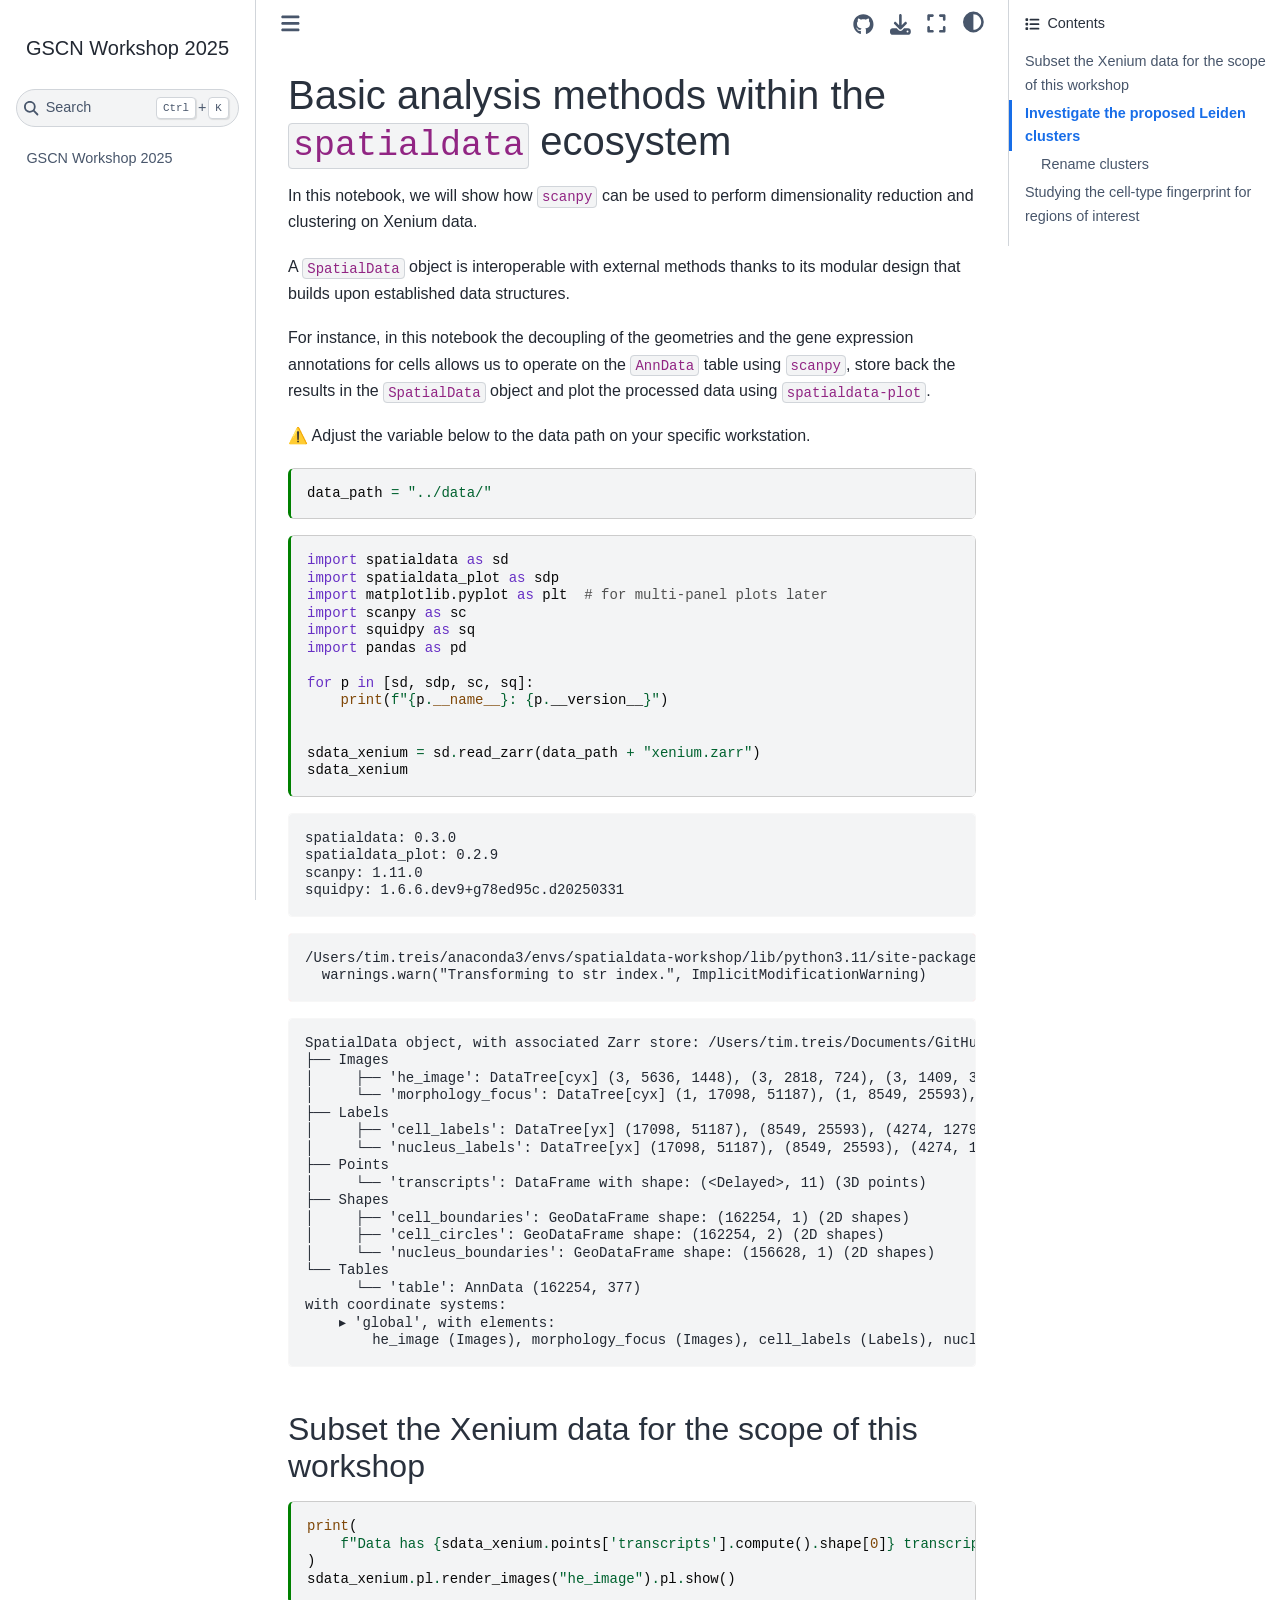
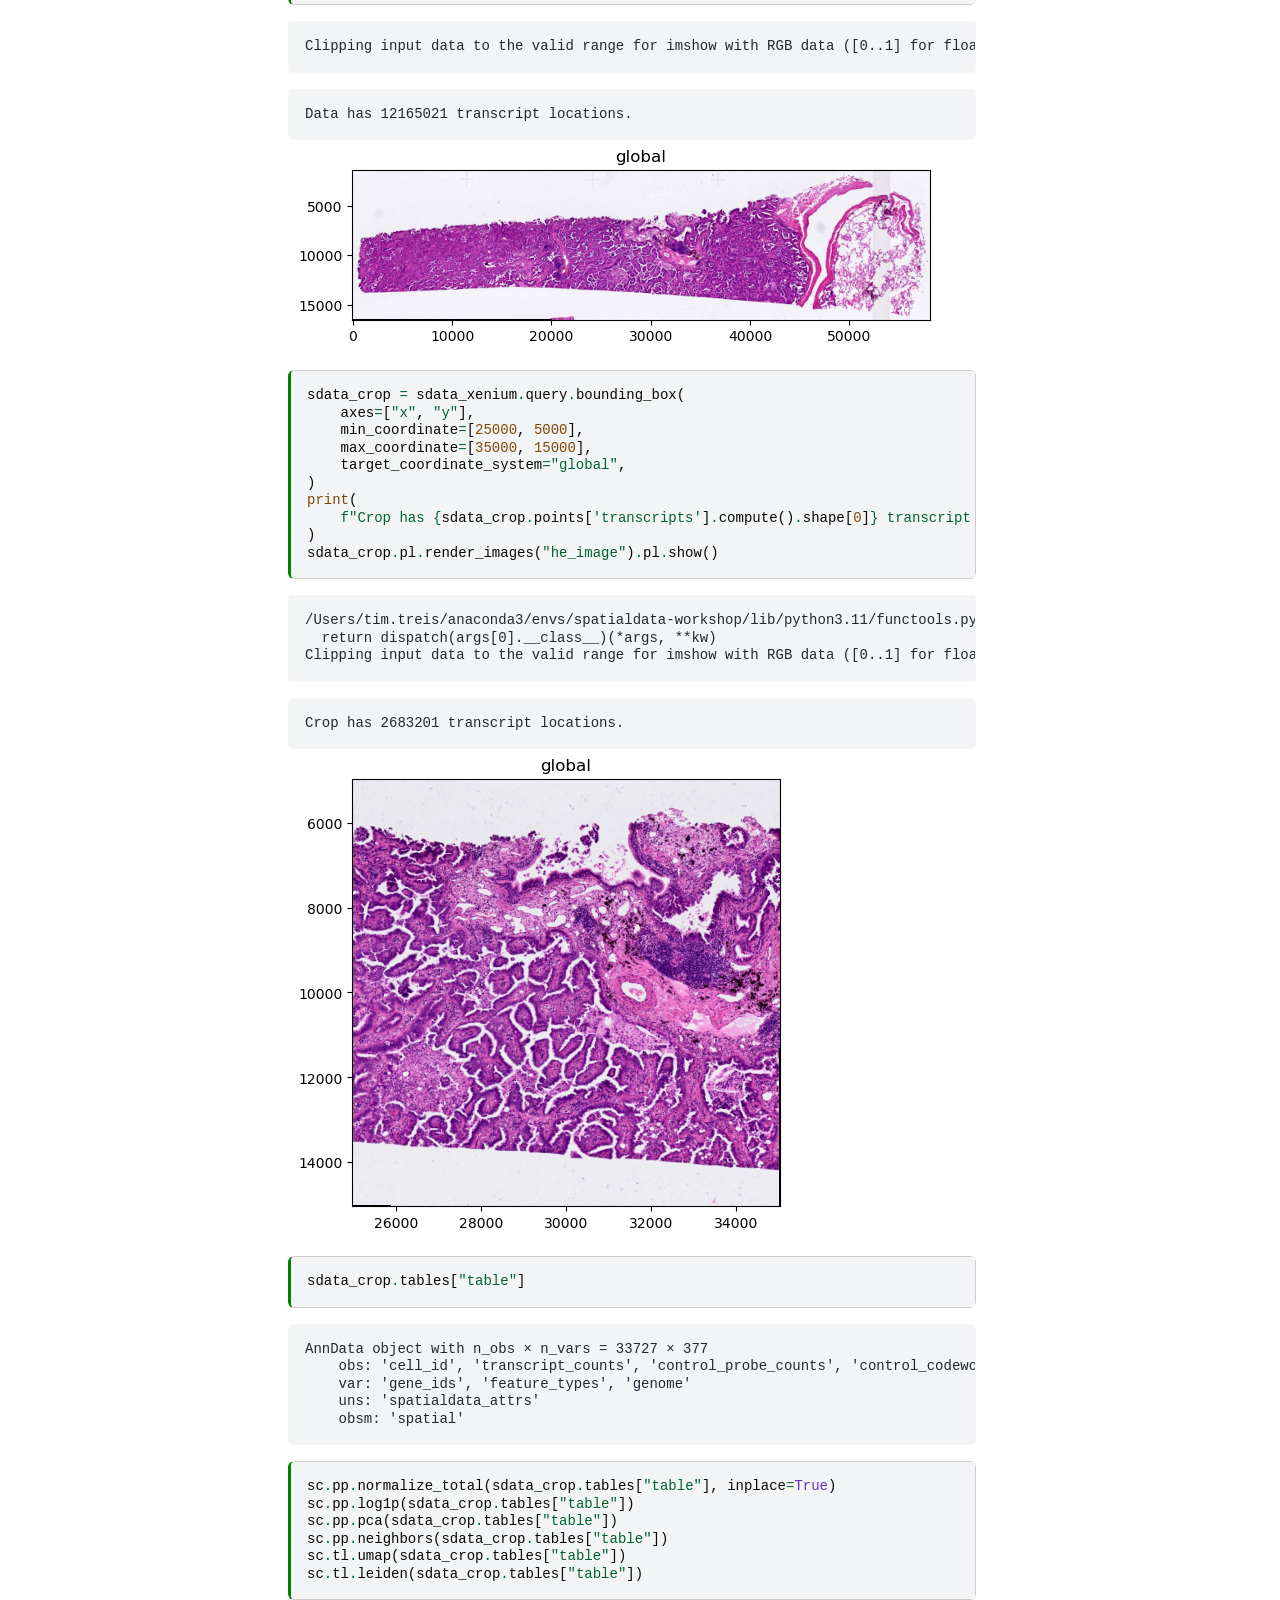
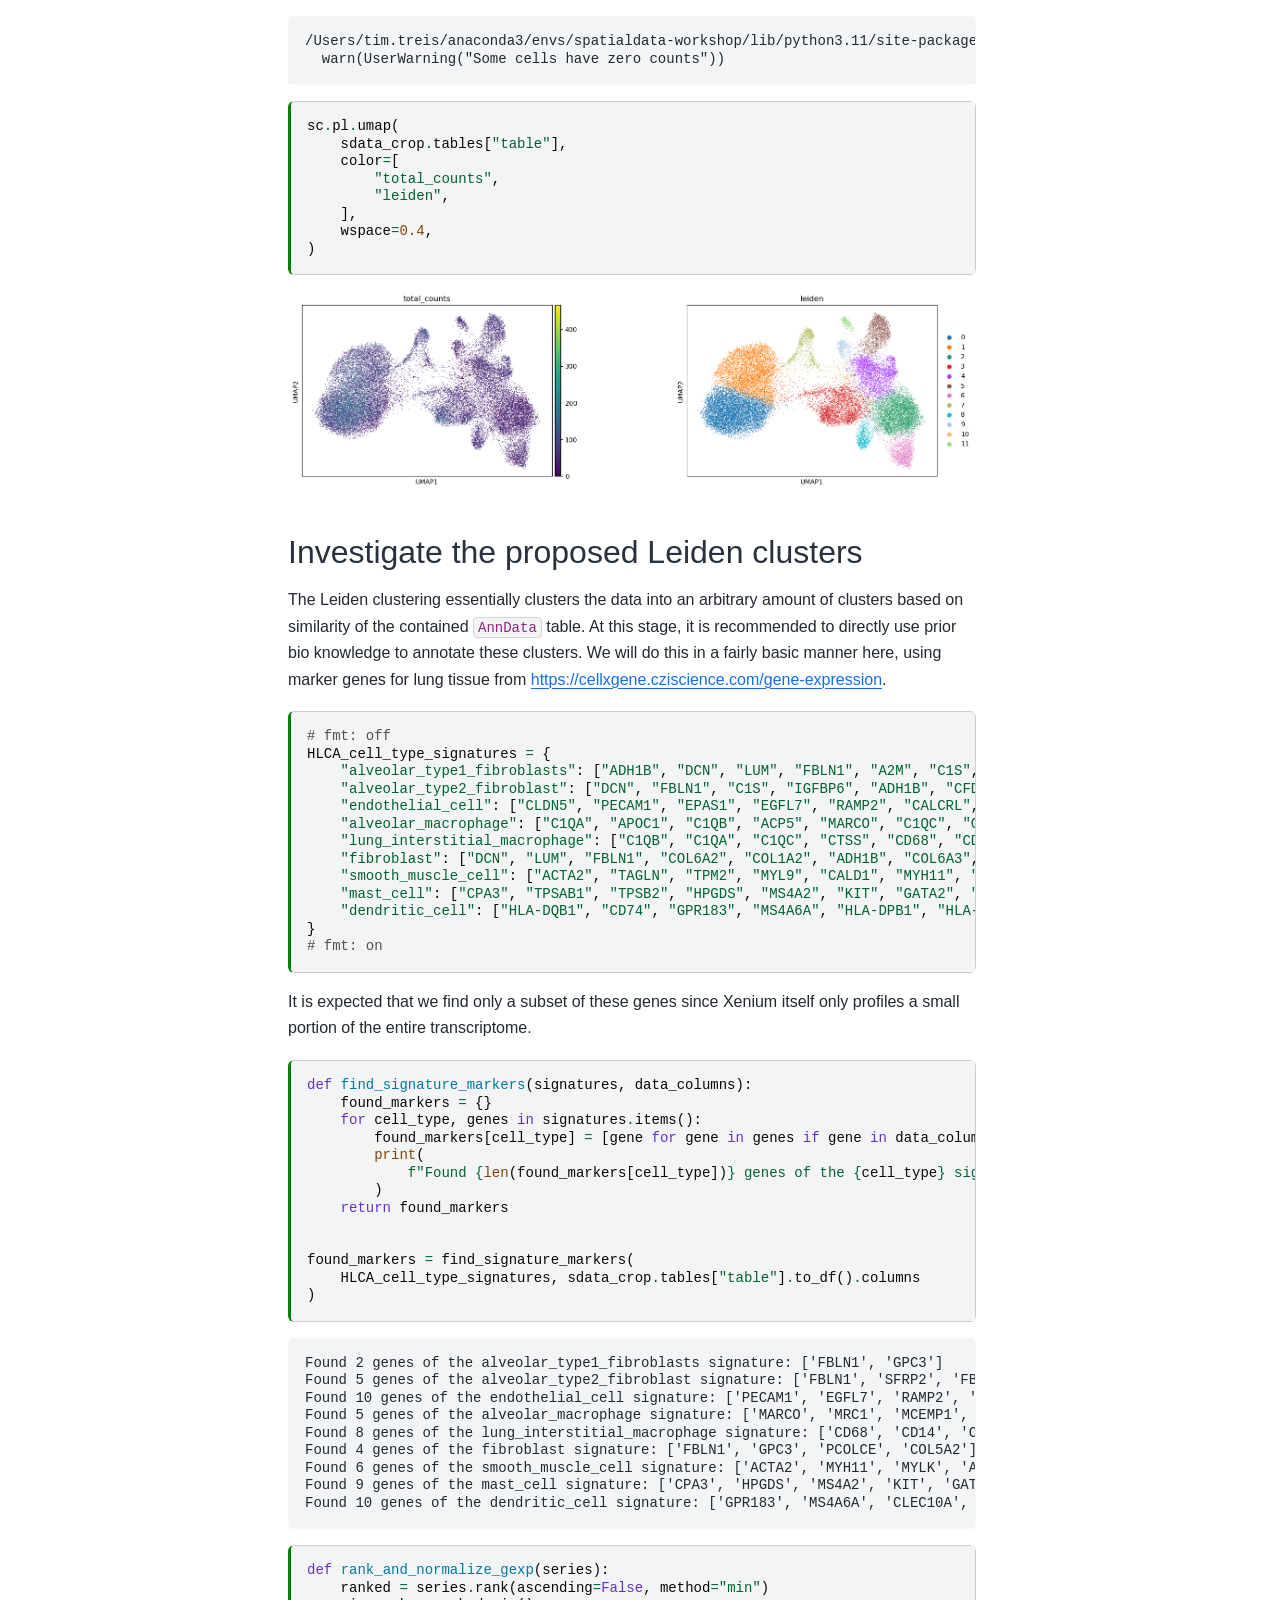
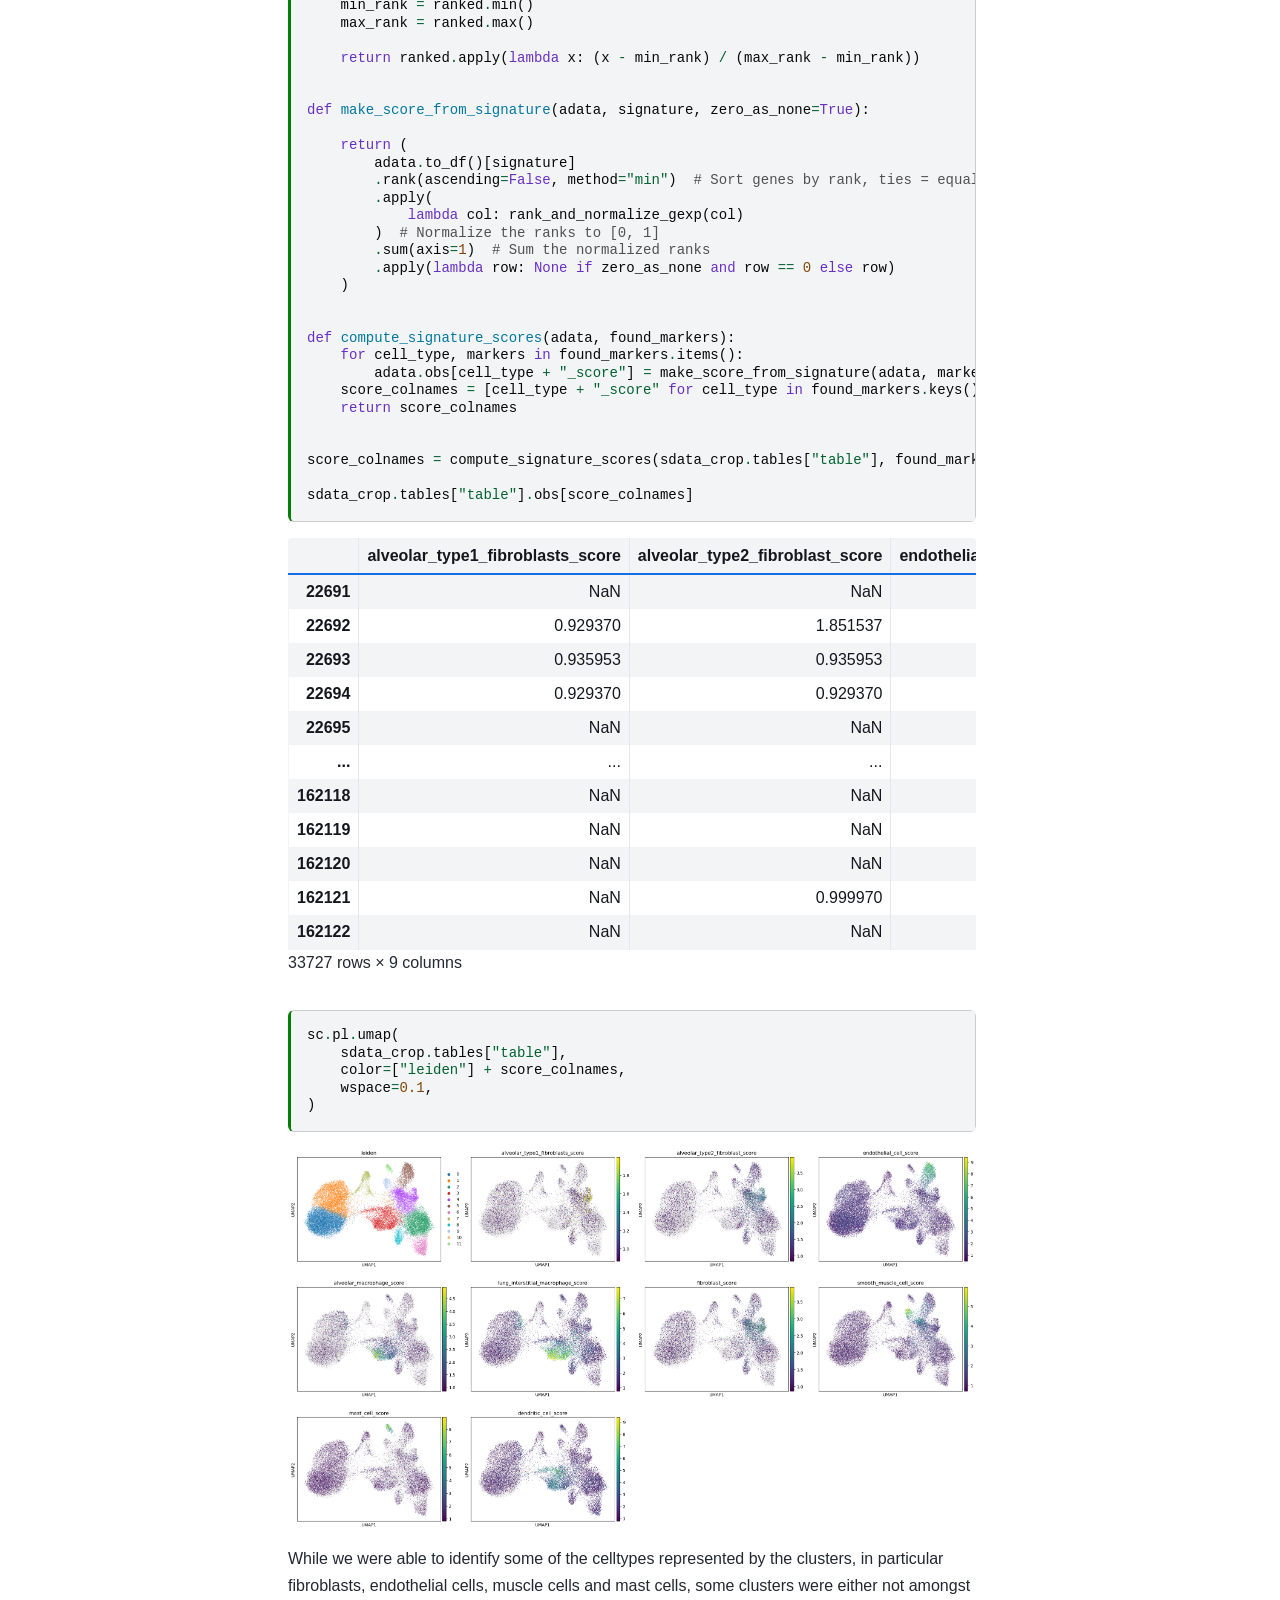
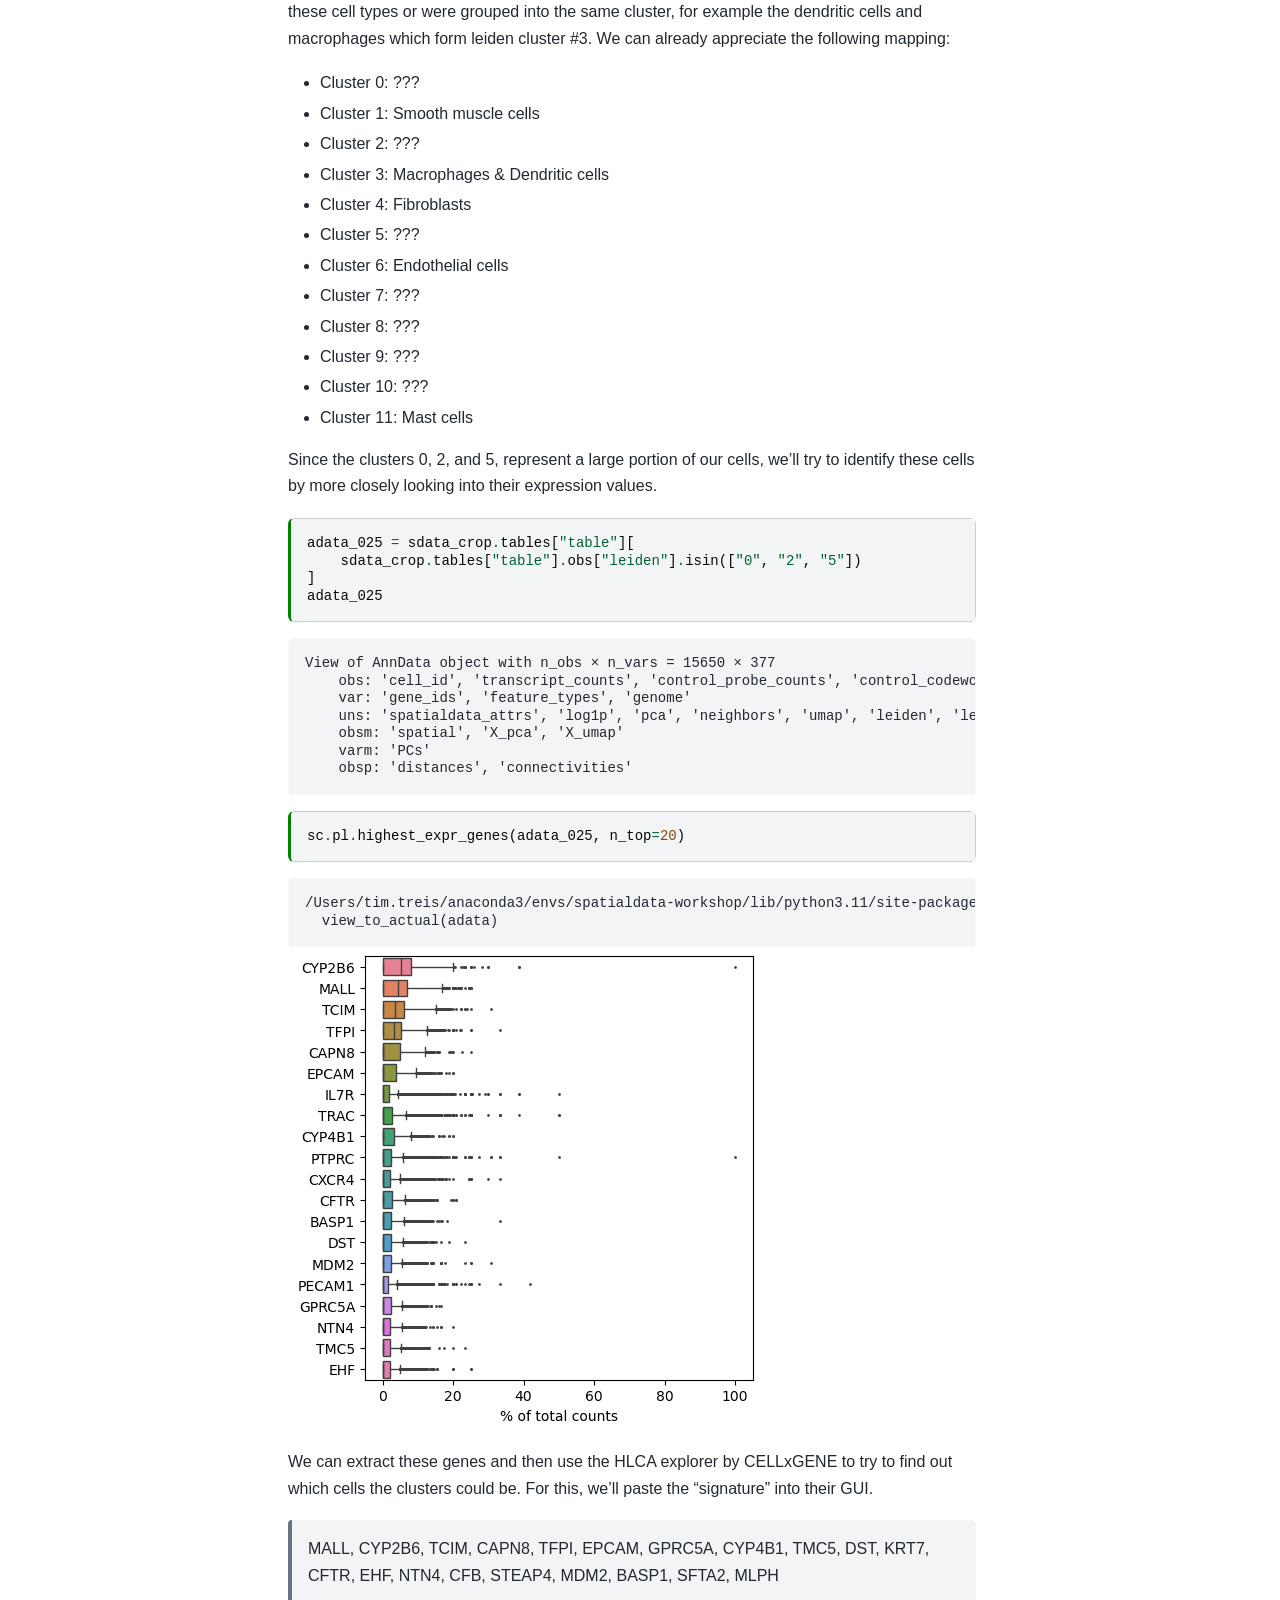
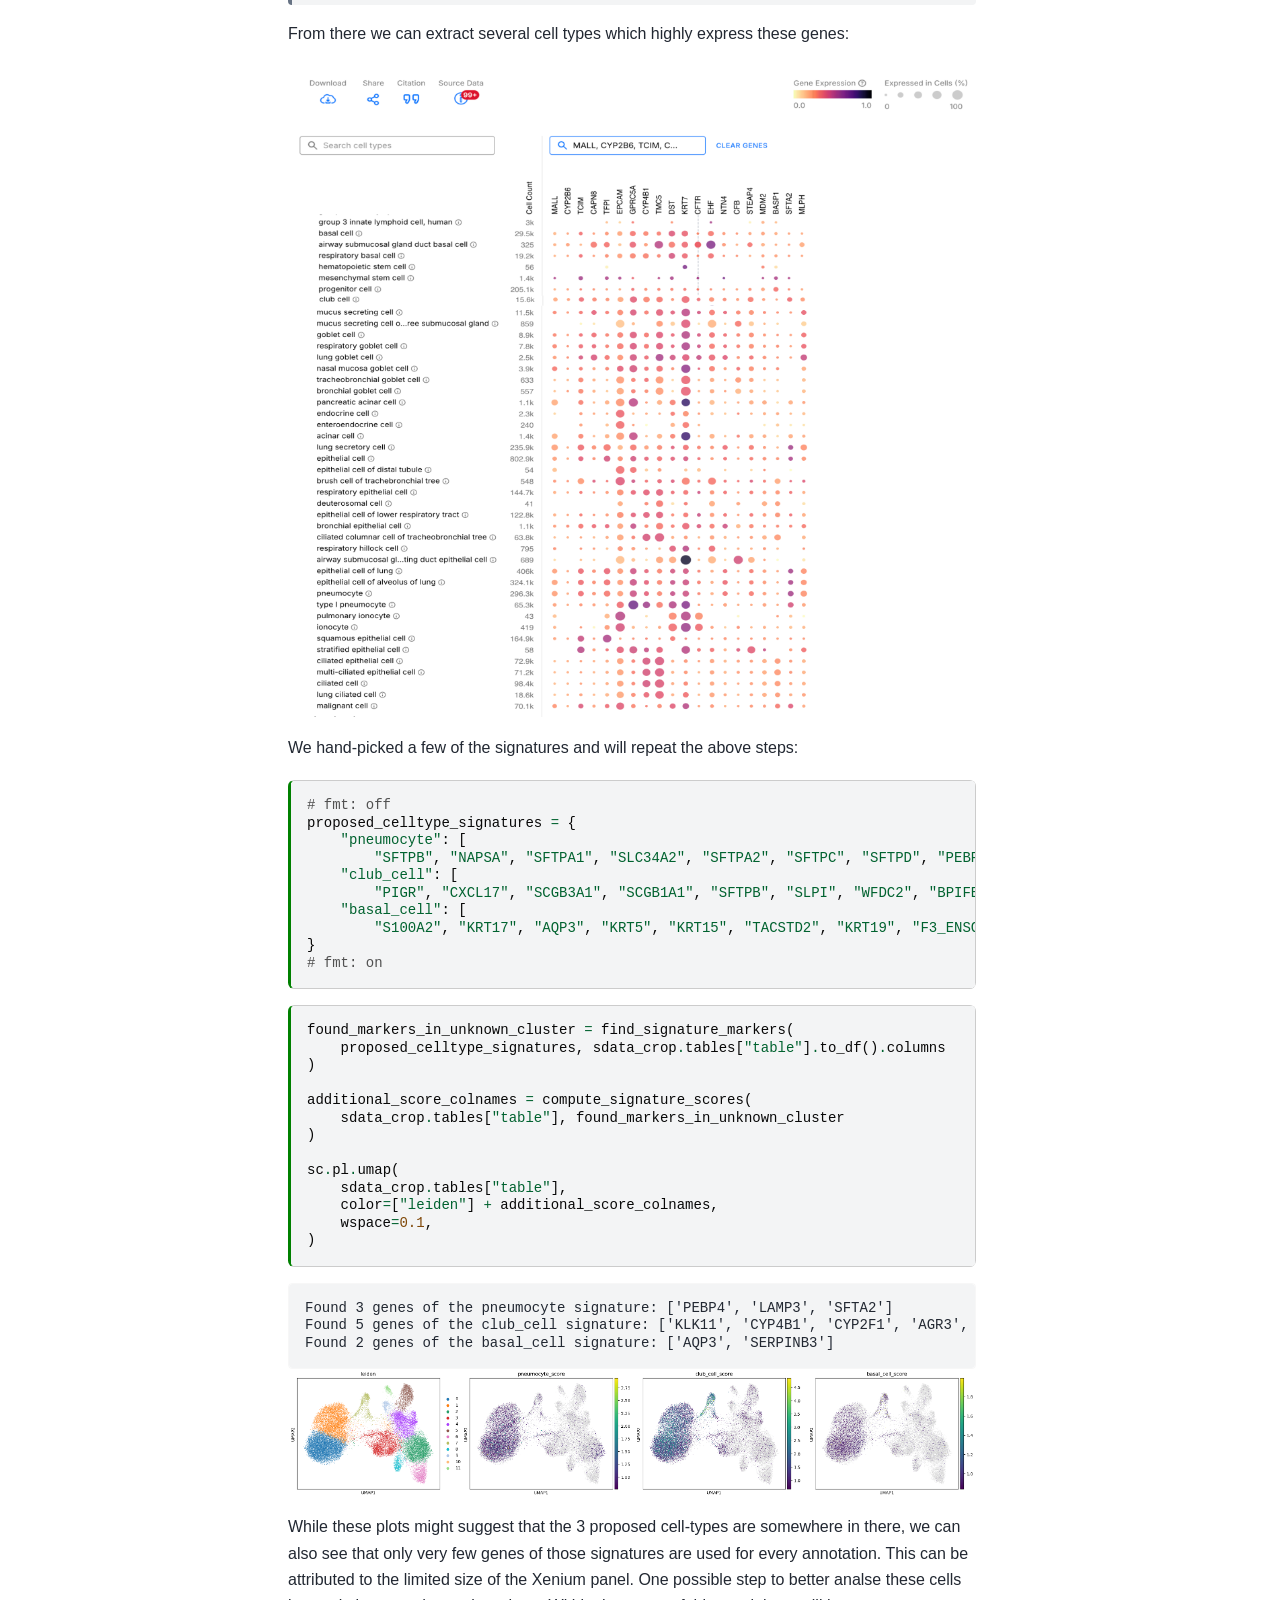
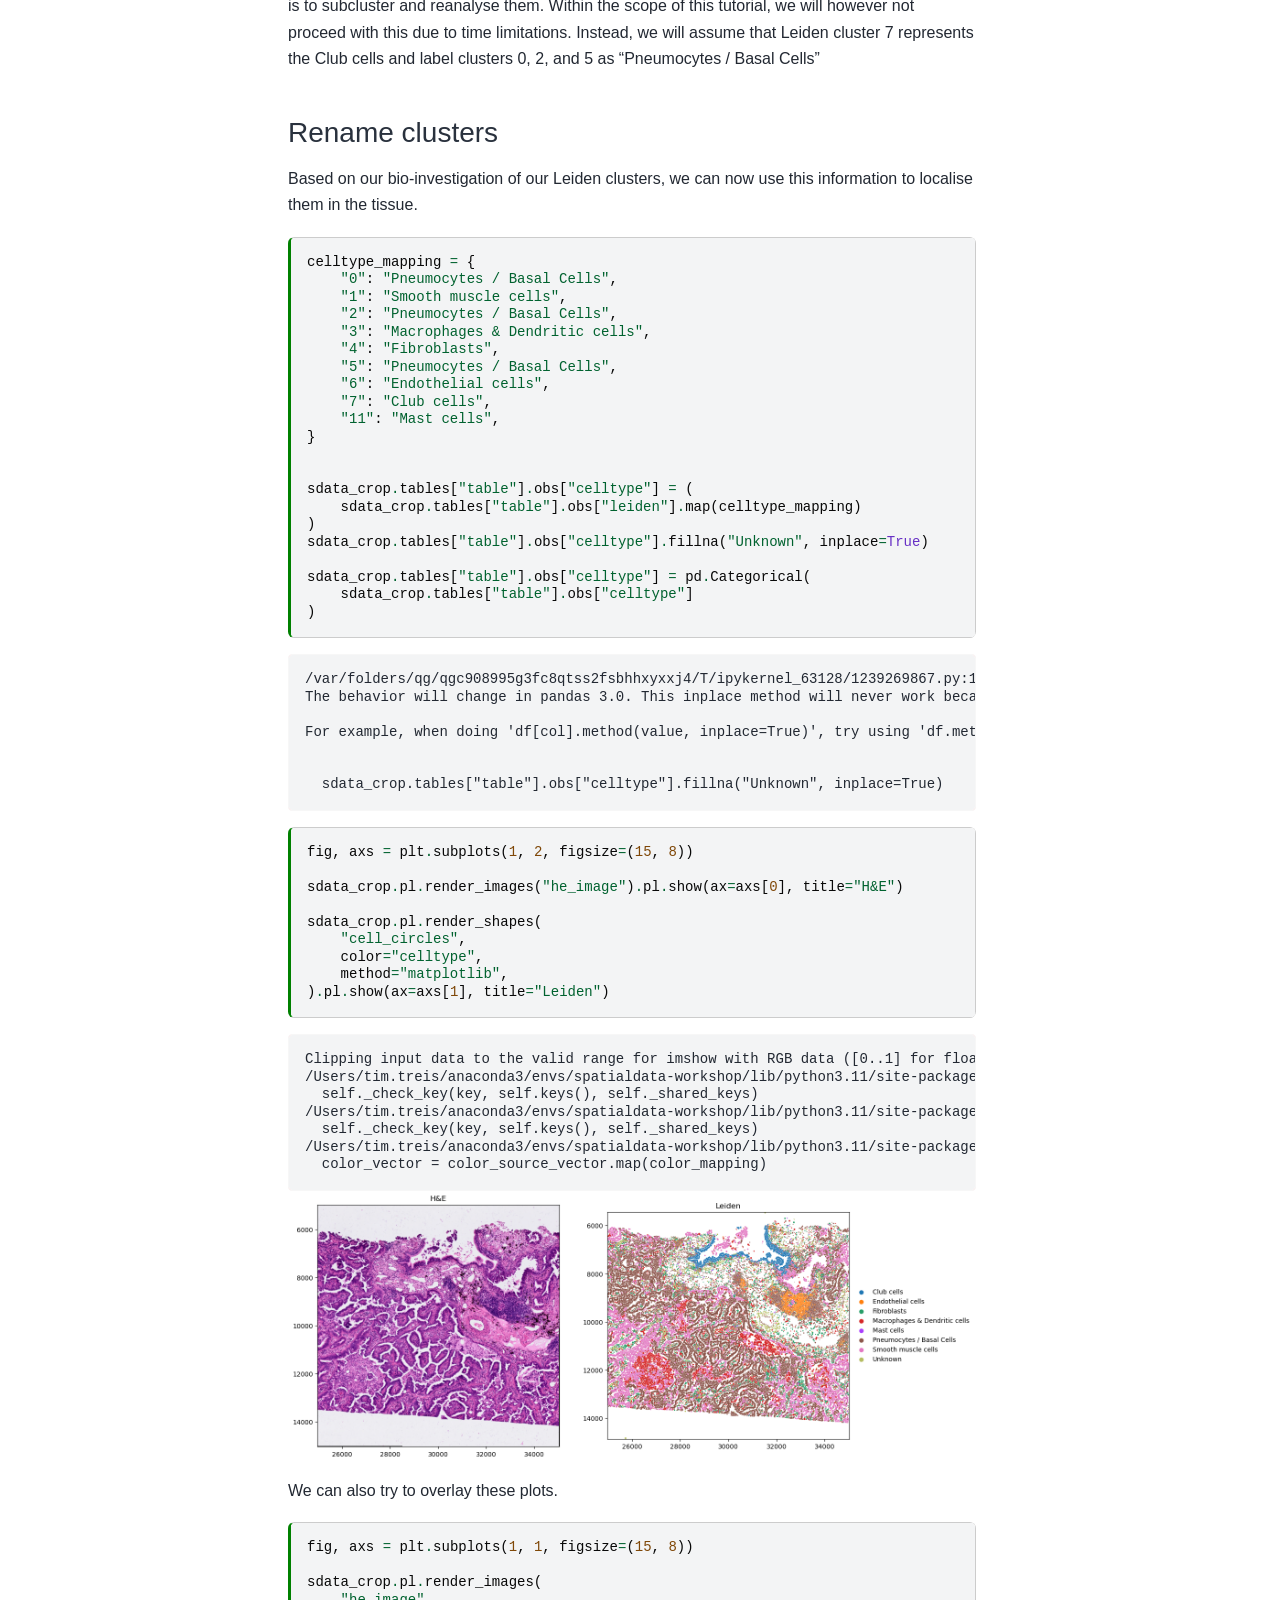
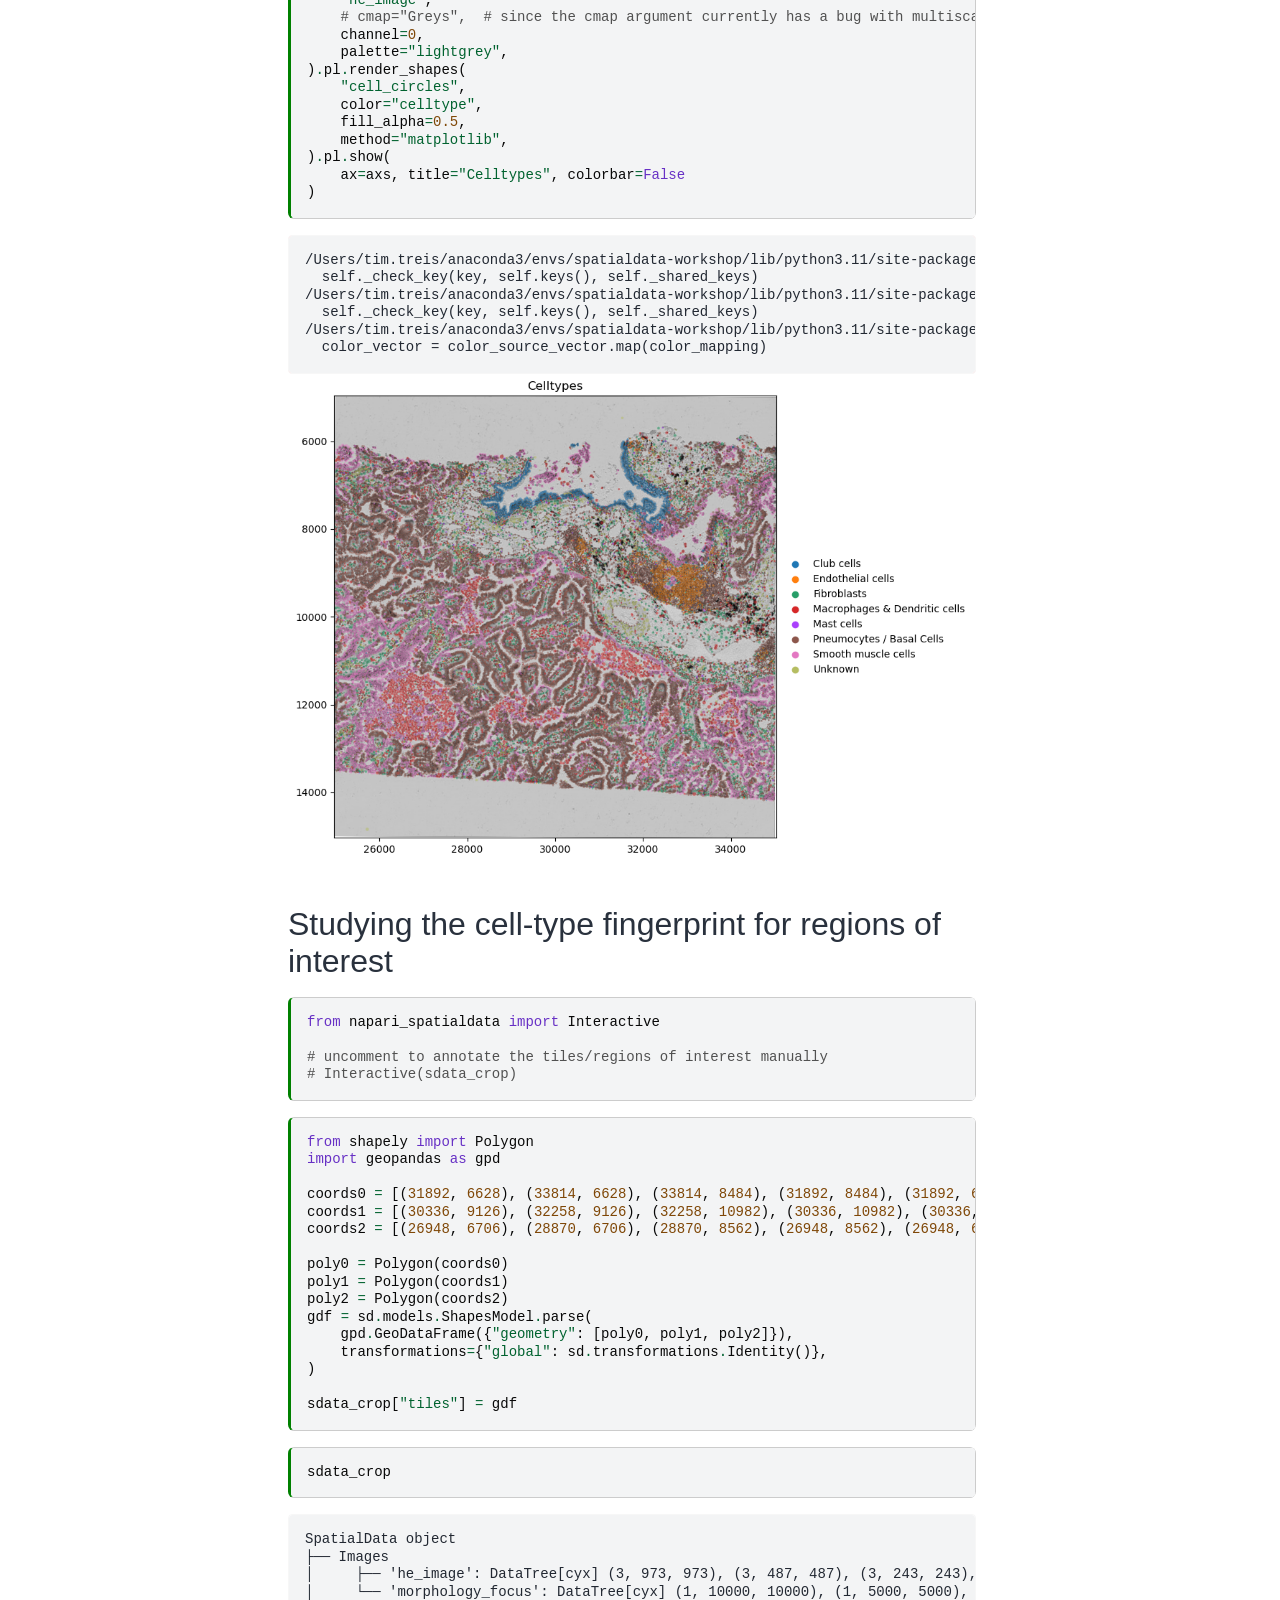
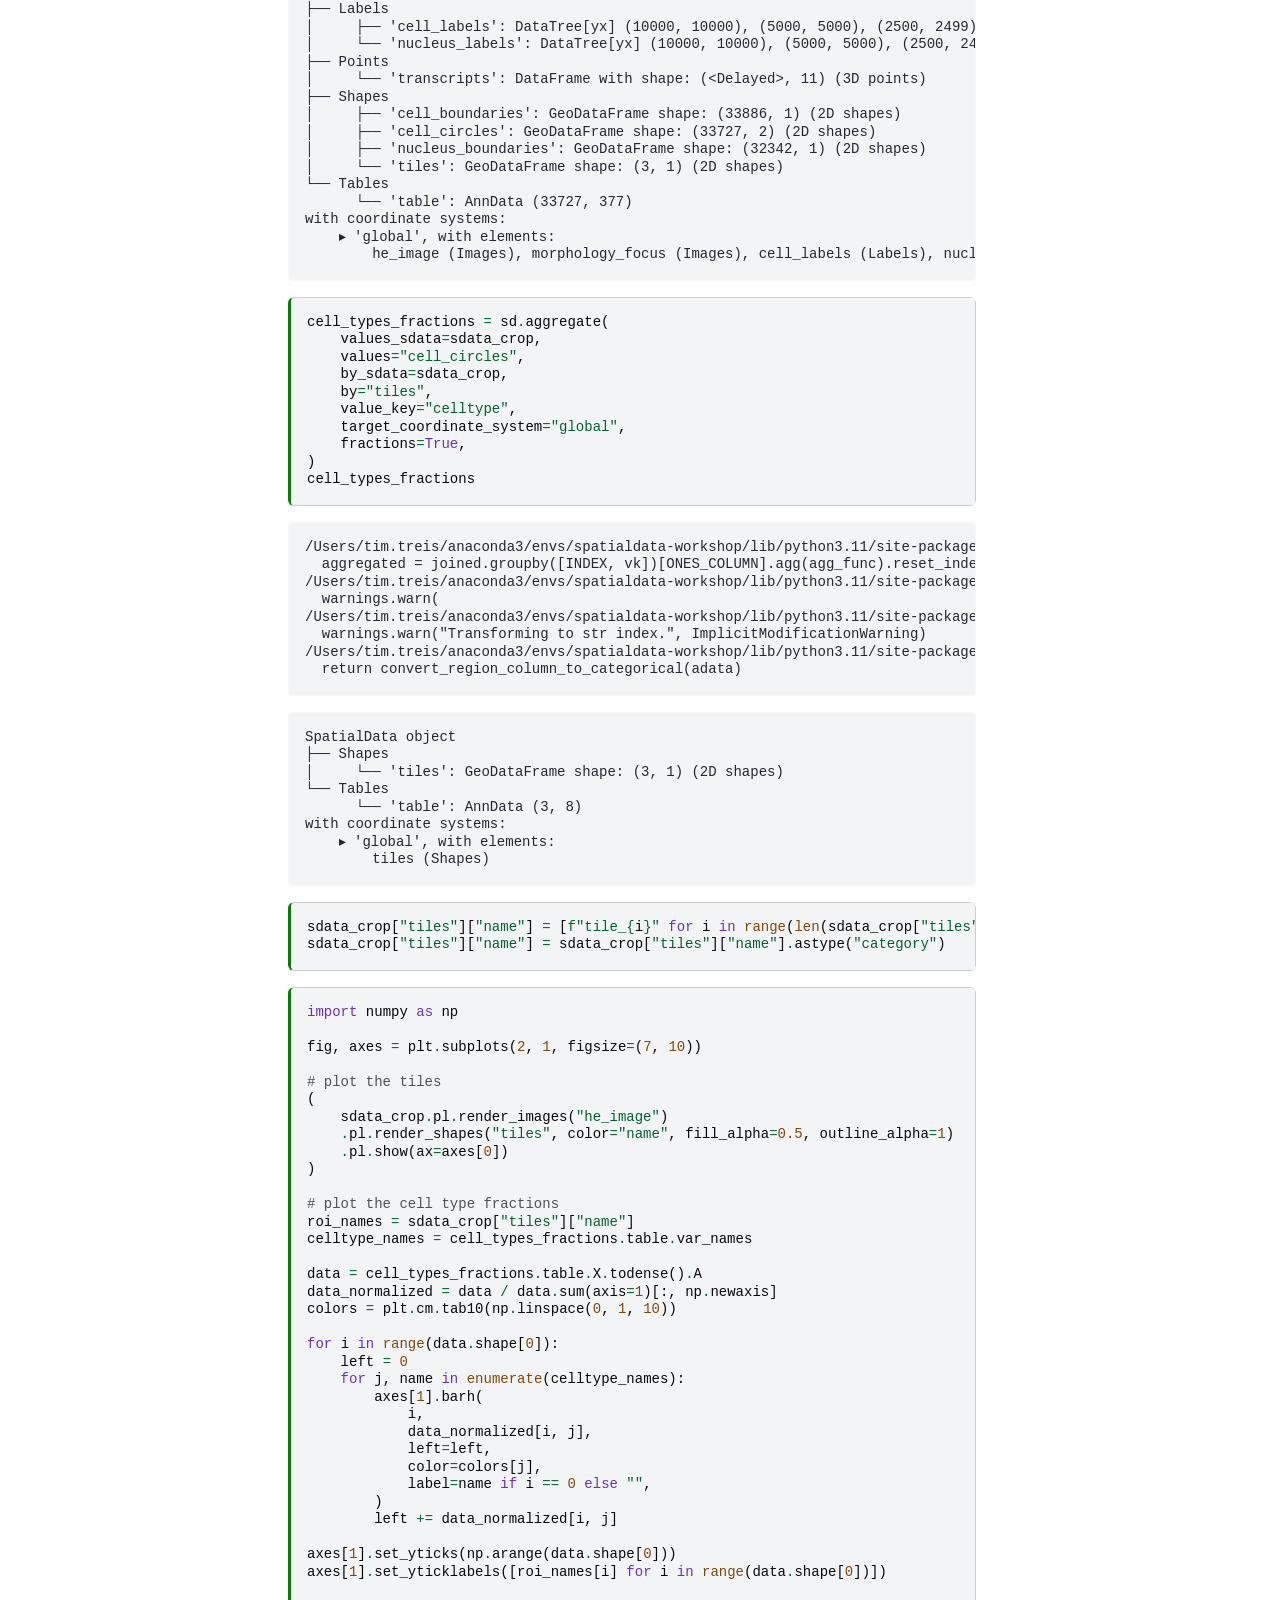
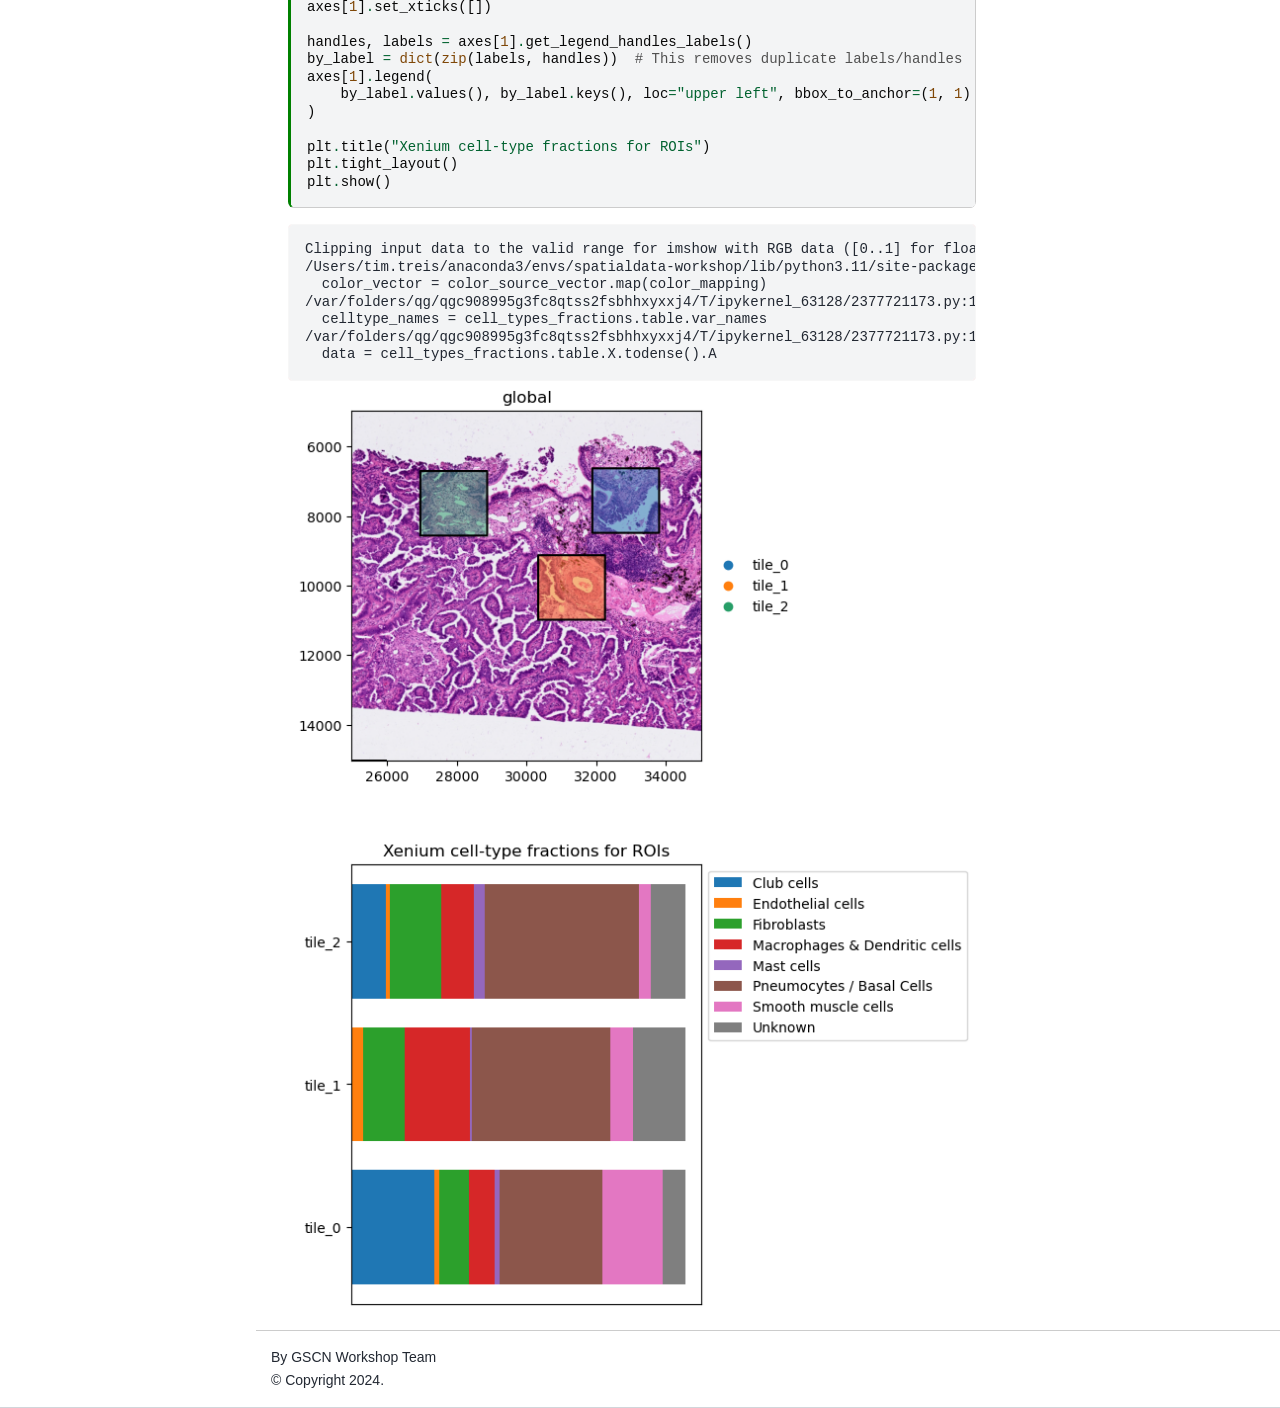
<file: day_2/spatialdata/beginner/nb4_simple_analysis_using_scverse_tools.html>
<!DOCTYPE html>


<html lang="en" data-content_root="../../../" >

  <head>
    <meta charset="utf-8" />
    <meta name="viewport" content="width=device-width, initial-scale=1.0" /><meta name="viewport" content="width=device-width, initial-scale=1" />

    <title>Basic analysis methods within the spatialdata ecosystem &#8212; GSCN Workshop 2025</title>
  
  
  
  <script data-cfasync="false">
    document.documentElement.dataset.mode = localStorage.getItem("mode") || "";
    document.documentElement.dataset.theme = localStorage.getItem("theme") || "";
  </script>
  
  <!-- Loaded before other Sphinx assets -->
  <link href="../../../_static/styles/theme.css?digest=dfe6caa3a7d634c4db9b" rel="stylesheet" />
<link href="../../../_static/styles/bootstrap.css?digest=dfe6caa3a7d634c4db9b" rel="stylesheet" />
<link href="../../../_static/styles/pydata-sphinx-theme.css?digest=dfe6caa3a7d634c4db9b" rel="stylesheet" />

  
  <link href="../../../_static/vendor/fontawesome/6.5.2/css/all.min.css?digest=dfe6caa3a7d634c4db9b" rel="stylesheet" />
  <link rel="preload" as="font" type="font/woff2" crossorigin href="../../../_static/vendor/fontawesome/6.5.2/webfonts/fa-solid-900.woff2" />
<link rel="preload" as="font" type="font/woff2" crossorigin href="../../../_static/vendor/fontawesome/6.5.2/webfonts/fa-brands-400.woff2" />
<link rel="preload" as="font" type="font/woff2" crossorigin href="../../../_static/vendor/fontawesome/6.5.2/webfonts/fa-regular-400.woff2" />

    <link rel="stylesheet" type="text/css" href="../../../_static/pygments.css?v=03e43079" />
    <link rel="stylesheet" type="text/css" href="../../../_static/styles/sphinx-book-theme.css?v=eba8b062" />
    <link rel="stylesheet" type="text/css" href="../../../_static/togglebutton.css?v=13237357" />
    <link rel="stylesheet" type="text/css" href="../../../_static/copybutton.css?v=76b2166b" />
    <link rel="stylesheet" type="text/css" href="../../../_static/mystnb.4510f1fc1dee50b3e5859aac5469c37c29e427902b24a333a5f9fcb2f0b3ac41.css" />
    <link rel="stylesheet" type="text/css" href="../../../_static/sphinx-thebe.css?v=4fa983c6" />
    <link rel="stylesheet" type="text/css" href="../../../_static/sphinx-design.min.css?v=95c83b7e" />
  
  <!-- Pre-loaded scripts that we'll load fully later -->
  <link rel="preload" as="script" href="../../../_static/scripts/bootstrap.js?digest=dfe6caa3a7d634c4db9b" />
<link rel="preload" as="script" href="../../../_static/scripts/pydata-sphinx-theme.js?digest=dfe6caa3a7d634c4db9b" />
  <script src="../../../_static/vendor/fontawesome/6.5.2/js/all.min.js?digest=dfe6caa3a7d634c4db9b"></script>

    <script src="../../../_static/documentation_options.js?v=9eb32ce0"></script>
    <script src="../../../_static/doctools.js?v=9a2dae69"></script>
    <script src="../../../_static/sphinx_highlight.js?v=dc90522c"></script>
    <script src="../../../_static/clipboard.min.js?v=a7894cd8"></script>
    <script src="../../../_static/copybutton.js?v=f281be69"></script>
    <script src="../../../_static/scripts/sphinx-book-theme.js?v=887ef09a"></script>
    <script>let toggleHintShow = 'Click to show';</script>
    <script>let toggleHintHide = 'Click to hide';</script>
    <script>let toggleOpenOnPrint = 'true';</script>
    <script src="../../../_static/togglebutton.js?v=4a39c7ea"></script>
    <script>var togglebuttonSelector = '.toggle, .admonition.dropdown';</script>
    <script src="../../../_static/design-tabs.js?v=f930bc37"></script>
    <script>const THEBE_JS_URL = "https://unpkg.com/thebe@0.8.2/lib/index.js"; const thebe_selector = ".thebe,.cell"; const thebe_selector_input = "pre"; const thebe_selector_output = ".output, .cell_output"</script>
    <script async="async" src="../../../_static/sphinx-thebe.js?v=c100c467"></script>
    <script>var togglebuttonSelector = '.toggle, .admonition.dropdown';</script>
    <script>const THEBE_JS_URL = "https://unpkg.com/thebe@0.8.2/lib/index.js"; const thebe_selector = ".thebe,.cell"; const thebe_selector_input = "pre"; const thebe_selector_output = ".output, .cell_output"</script>
    <script>DOCUMENTATION_OPTIONS.pagename = 'day_2/spatialdata/beginner/nb4_simple_analysis_using_scverse_tools';</script>
    <link rel="canonical" href="/202504_workshop_GSCN/day_2/spatialdata/beginner/nb4_simple_analysis_using_scverse_tools.html" />
    <link rel="index" title="Index" href="../../../genindex.html" />
    <link rel="search" title="Search" href="../../../search.html" />
  <meta name="viewport" content="width=device-width, initial-scale=1"/>
  <meta name="docsearch:language" content="en"/>
  </head>
  
  
  <body data-bs-spy="scroll" data-bs-target=".bd-toc-nav" data-offset="180" data-bs-root-margin="0px 0px -60%" data-default-mode="">

  
  
  <div id="pst-skip-link" class="skip-link d-print-none"><a href="#main-content">Skip to main content</a></div>
  
  <div id="pst-scroll-pixel-helper"></div>
  
  <button type="button" class="btn rounded-pill" id="pst-back-to-top">
    <i class="fa-solid fa-arrow-up"></i>Back to top</button>

  
  <input type="checkbox"
          class="sidebar-toggle"
          id="pst-primary-sidebar-checkbox"/>
  <label class="overlay overlay-primary" for="pst-primary-sidebar-checkbox"></label>
  
  <input type="checkbox"
          class="sidebar-toggle"
          id="pst-secondary-sidebar-checkbox"/>
  <label class="overlay overlay-secondary" for="pst-secondary-sidebar-checkbox"></label>
  
  <div class="search-button__wrapper">
    <div class="search-button__overlay"></div>
    <div class="search-button__search-container">
<form class="bd-search d-flex align-items-center"
      action="../../../search.html"
      method="get">
  <i class="fa-solid fa-magnifying-glass"></i>
  <input type="search"
         class="form-control"
         name="q"
         id="search-input"
         placeholder="Search this book..."
         aria-label="Search this book..."
         autocomplete="off"
         autocorrect="off"
         autocapitalize="off"
         spellcheck="false"/>
  <span class="search-button__kbd-shortcut"><kbd class="kbd-shortcut__modifier">Ctrl</kbd>+<kbd>K</kbd></span>
</form></div>
  </div>

  <div class="pst-async-banner-revealer d-none">
  <aside id="bd-header-version-warning" class="d-none d-print-none" aria-label="Version warning"></aside>
</div>

  
    <header class="bd-header navbar navbar-expand-lg bd-navbar d-print-none">
    </header>
  

  <div class="bd-container">
    <div class="bd-container__inner bd-page-width">
      
      
      
        
      
      <div class="bd-sidebar-primary bd-sidebar">
        

  
  <div class="sidebar-header-items sidebar-primary__section">
    
    
    
    
  </div>
  
    <div class="sidebar-primary-items__start sidebar-primary__section">
        <div class="sidebar-primary-item">

  
    
  

<a class="navbar-brand logo" href="../../../index.html">
  
  
  
  
  
  
    <p class="title logo__title">GSCN Workshop 2025</p>
  
</a></div>
        <div class="sidebar-primary-item">

 <script>
 document.write(`
   <button class="btn search-button-field search-button__button" title="Search" aria-label="Search" data-bs-placement="bottom" data-bs-toggle="tooltip">
    <i class="fa-solid fa-magnifying-glass"></i>
    <span class="search-button__default-text">Search</span>
    <span class="search-button__kbd-shortcut"><kbd class="kbd-shortcut__modifier">Ctrl</kbd>+<kbd class="kbd-shortcut__modifier">K</kbd></span>
   </button>
 `);
 </script></div>
        <div class="sidebar-primary-item"><nav class="bd-links bd-docs-nav" aria-label="Main">
    <div class="bd-toc-item navbar-nav active">
        
        <ul class="nav bd-sidenav bd-sidenav__home-link">
            <li class="toctree-l1">
                <a class="reference internal" href="../../../index.html">
                    GSCN Workshop 2025
                </a>
            </li>
        </ul>
        
    </div>
</nav></div>
    </div>
  
  
  <div class="sidebar-primary-items__end sidebar-primary__section">
  </div>
  
  <div id="rtd-footer-container"></div>


      </div>
      
      <main id="main-content" class="bd-main" role="main">
        
        

<div class="sbt-scroll-pixel-helper"></div>

          <div class="bd-content">
            <div class="bd-article-container">
              
              <div class="bd-header-article d-print-none">
<div class="header-article-items header-article__inner">
  
    <div class="header-article-items__start">
      
        <div class="header-article-item"><button class="sidebar-toggle primary-toggle btn btn-sm" title="Toggle primary sidebar" data-bs-placement="bottom" data-bs-toggle="tooltip">
  <span class="fa-solid fa-bars"></span>
</button></div>
      
    </div>
  
  
    <div class="header-article-items__end">
      
        <div class="header-article-item">

<div class="article-header-buttons">





<div class="dropdown dropdown-source-buttons">
  <button class="btn dropdown-toggle" type="button" data-bs-toggle="dropdown" aria-expanded="false" aria-label="Source repositories">
    <i class="fab fa-github"></i>
  </button>
  <ul class="dropdown-menu">
      
      
      
      <li><a href="https://github.com/scverse/202504_workshop_GSCN" target="_blank"
   class="btn btn-sm btn-source-repository-button dropdown-item"
   title="Source repository"
   data-bs-placement="left" data-bs-toggle="tooltip"
>
  

<span class="btn__icon-container">
  <i class="fab fa-github"></i>
  </span>
<span class="btn__text-container">Repository</span>
</a>
</li>
      
      
      
      
      <li><a href="https://github.com/scverse/202504_workshop_GSCN/edit/main/day_2/spatialdata/beginner/nb4_simple_analysis_using_scverse_tools.ipynb" target="_blank"
   class="btn btn-sm btn-source-edit-button dropdown-item"
   title="Suggest edit"
   data-bs-placement="left" data-bs-toggle="tooltip"
>
  

<span class="btn__icon-container">
  <i class="fas fa-pencil-alt"></i>
  </span>
<span class="btn__text-container">Suggest edit</span>
</a>
</li>
      
      
      
      
      <li><a href="https://github.com/scverse/202504_workshop_GSCN/issues/new?title=Issue%20on%20page%20%2Fday_2/spatialdata/beginner/nb4_simple_analysis_using_scverse_tools.html&body=Your%20issue%20content%20here." target="_blank"
   class="btn btn-sm btn-source-issues-button dropdown-item"
   title="Open an issue"
   data-bs-placement="left" data-bs-toggle="tooltip"
>
  

<span class="btn__icon-container">
  <i class="fas fa-lightbulb"></i>
  </span>
<span class="btn__text-container">Open issue</span>
</a>
</li>
      
  </ul>
</div>






<div class="dropdown dropdown-download-buttons">
  <button class="btn dropdown-toggle" type="button" data-bs-toggle="dropdown" aria-expanded="false" aria-label="Download this page">
    <i class="fas fa-download"></i>
  </button>
  <ul class="dropdown-menu">
      
      
      
      <li><a href="../../../_sources/day_2/spatialdata/beginner/nb4_simple_analysis_using_scverse_tools.ipynb" target="_blank"
   class="btn btn-sm btn-download-source-button dropdown-item"
   title="Download source file"
   data-bs-placement="left" data-bs-toggle="tooltip"
>
  

<span class="btn__icon-container">
  <i class="fas fa-file"></i>
  </span>
<span class="btn__text-container">.ipynb</span>
</a>
</li>
      
      
      
      
      <li>
<button onclick="window.print()"
  class="btn btn-sm btn-download-pdf-button dropdown-item"
  title="Print to PDF"
  data-bs-placement="left" data-bs-toggle="tooltip"
>
  

<span class="btn__icon-container">
  <i class="fas fa-file-pdf"></i>
  </span>
<span class="btn__text-container">.pdf</span>
</button>
</li>
      
  </ul>
</div>




<button onclick="toggleFullScreen()"
  class="btn btn-sm btn-fullscreen-button"
  title="Fullscreen mode"
  data-bs-placement="bottom" data-bs-toggle="tooltip"
>
  

<span class="btn__icon-container">
  <i class="fas fa-expand"></i>
  </span>

</button>



<script>
document.write(`
  <button class="btn btn-sm nav-link pst-navbar-icon theme-switch-button" title="light/dark" aria-label="light/dark" data-bs-placement="bottom" data-bs-toggle="tooltip">
    <i class="theme-switch fa-solid fa-sun fa-lg" data-mode="light"></i>
    <i class="theme-switch fa-solid fa-moon fa-lg" data-mode="dark"></i>
    <i class="theme-switch fa-solid fa-circle-half-stroke fa-lg" data-mode="auto"></i>
  </button>
`);
</script>


<script>
document.write(`
  <button class="btn btn-sm pst-navbar-icon search-button search-button__button" title="Search" aria-label="Search" data-bs-placement="bottom" data-bs-toggle="tooltip">
    <i class="fa-solid fa-magnifying-glass fa-lg"></i>
  </button>
`);
</script>
<button class="sidebar-toggle secondary-toggle btn btn-sm" title="Toggle secondary sidebar" data-bs-placement="bottom" data-bs-toggle="tooltip">
    <span class="fa-solid fa-list"></span>
</button>
</div></div>
      
    </div>
  
</div>
</div>
              
              

<div id="jb-print-docs-body" class="onlyprint">
    <h1>Basic analysis methods within the spatialdata ecosystem</h1>
    <!-- Table of contents -->
    <div id="print-main-content">
        <div id="jb-print-toc">
            
            <div>
                <h2> Contents </h2>
            </div>
            <nav aria-label="Page">
                <ul class="visible nav section-nav flex-column">
<li class="toc-h2 nav-item toc-entry"><a class="reference internal nav-link" href="#subset-the-xenium-data-for-the-scope-of-this-workshop">Subset the Xenium data for the scope of this workshop</a></li>
<li class="toc-h2 nav-item toc-entry"><a class="reference internal nav-link" href="#investigate-the-proposed-leiden-clusters">Investigate the proposed Leiden clusters</a><ul class="nav section-nav flex-column">
<li class="toc-h3 nav-item toc-entry"><a class="reference internal nav-link" href="#rename-clusters">Rename clusters</a></li>
</ul>
</li>
<li class="toc-h2 nav-item toc-entry"><a class="reference internal nav-link" href="#studying-the-cell-type-fingerprint-for-regions-of-interest">Studying the cell-type fingerprint for regions of interest</a></li>
</ul>
            </nav>
        </div>
    </div>
</div>

              
                
<div id="searchbox"></div>
                <article class="bd-article">
                  
  <section class="tex2jax_ignore mathjax_ignore" id="basic-analysis-methods-within-the-spatialdata-ecosystem">
<h1>Basic analysis methods within the <code class="docutils literal notranslate"><span class="pre">spatialdata</span></code> ecosystem<a class="headerlink" href="#basic-analysis-methods-within-the-spatialdata-ecosystem" title="Link to this heading">#</a></h1>
<p>In this notebook, we will show how <code class="docutils literal notranslate"><span class="pre">scanpy</span></code> can be used to perform dimensionality reduction and clustering on Xenium data.</p>
<p>A <code class="docutils literal notranslate"><span class="pre">SpatialData</span></code> object is interoperable with external methods thanks to its modular design that builds upon established data structures.</p>
<p>For instance, in this notebook the decoupling of the geometries and the gene expression annotations for cells allows us to operate on the <code class="docutils literal notranslate"><span class="pre">AnnData</span></code> table using <code class="docutils literal notranslate"><span class="pre">scanpy</span></code>, store back the results in the <code class="docutils literal notranslate"><span class="pre">SpatialData</span></code> object and plot the processed data using <code class="docutils literal notranslate"><span class="pre">spatialdata-plot</span></code>.</p>
<p>⚠️ Adjust the variable below to the data path on your specific workstation.</p>
<div class="cell docutils container">
<div class="cell_input docutils container">
<div class="highlight-ipython3 notranslate"><div class="highlight"><pre><span></span><span class="n">data_path</span> <span class="o">=</span> <span class="s2">&quot;../data/&quot;</span>
</pre></div>
</div>
</div>
</div>
<div class="cell docutils container">
<div class="cell_input docutils container">
<div class="highlight-ipython3 notranslate"><div class="highlight"><pre><span></span><span class="kn">import</span><span class="w"> </span><span class="nn">spatialdata</span><span class="w"> </span><span class="k">as</span><span class="w"> </span><span class="nn">sd</span>
<span class="kn">import</span><span class="w"> </span><span class="nn">spatialdata_plot</span><span class="w"> </span><span class="k">as</span><span class="w"> </span><span class="nn">sdp</span>
<span class="kn">import</span><span class="w"> </span><span class="nn">matplotlib.pyplot</span><span class="w"> </span><span class="k">as</span><span class="w"> </span><span class="nn">plt</span>  <span class="c1"># for multi-panel plots later</span>
<span class="kn">import</span><span class="w"> </span><span class="nn">scanpy</span><span class="w"> </span><span class="k">as</span><span class="w"> </span><span class="nn">sc</span>
<span class="kn">import</span><span class="w"> </span><span class="nn">squidpy</span><span class="w"> </span><span class="k">as</span><span class="w"> </span><span class="nn">sq</span>
<span class="kn">import</span><span class="w"> </span><span class="nn">pandas</span><span class="w"> </span><span class="k">as</span><span class="w"> </span><span class="nn">pd</span>

<span class="k">for</span> <span class="n">p</span> <span class="ow">in</span> <span class="p">[</span><span class="n">sd</span><span class="p">,</span> <span class="n">sdp</span><span class="p">,</span> <span class="n">sc</span><span class="p">,</span> <span class="n">sq</span><span class="p">]:</span>
    <span class="nb">print</span><span class="p">(</span><span class="sa">f</span><span class="s2">&quot;</span><span class="si">{</span><span class="n">p</span><span class="o">.</span><span class="vm">__name__</span><span class="si">}</span><span class="s2">: </span><span class="si">{</span><span class="n">p</span><span class="o">.</span><span class="n">__version__</span><span class="si">}</span><span class="s2">&quot;</span><span class="p">)</span>


<span class="n">sdata_xenium</span> <span class="o">=</span> <span class="n">sd</span><span class="o">.</span><span class="n">read_zarr</span><span class="p">(</span><span class="n">data_path</span> <span class="o">+</span> <span class="s2">&quot;xenium.zarr&quot;</span><span class="p">)</span>
<span class="n">sdata_xenium</span>
</pre></div>
</div>
</div>
<div class="cell_output docutils container">
<div class="output stream highlight-myst-ansi notranslate"><div class="highlight"><pre><span></span>spatialdata: 0.3.0
spatialdata_plot: 0.2.9
scanpy: 1.11.0
squidpy: 1.6.6.dev9+g78ed95c.d20250331
</pre></div>
</div>
<div class="output stderr highlight-myst-ansi notranslate"><div class="highlight"><pre><span></span>/Users/tim.treis/anaconda3/envs/spatialdata-workshop/lib/python3.11/site-packages/anndata/_core/aligned_df.py:68: ImplicitModificationWarning: Transforming to str index.
  warnings.warn(&quot;Transforming to str index.&quot;, ImplicitModificationWarning)
</pre></div>
</div>
<div class="output text_plain highlight-myst-ansi notranslate"><div class="highlight"><pre><span></span>SpatialData object, with associated Zarr store: /Users/tim.treis/Documents/GitHub/202504_workshop_GSCN/notebooks/day_2/spatialdata/data/xenium.zarr
├── Images
│     ├── &#39;he_image&#39;: DataTree[cyx] (3, 5636, 1448), (3, 2818, 724), (3, 1409, 362), (3, 704, 181), (3, 352, 90)
│     └── &#39;morphology_focus&#39;: DataTree[cyx] (1, 17098, 51187), (1, 8549, 25593), (1, 4274, 12796), (1, 2137, 6398), (1, 1068, 3199)
├── Labels
│     ├── &#39;cell_labels&#39;: DataTree[yx] (17098, 51187), (8549, 25593), (4274, 12796), (2137, 6398), (1068, 3199)
│     └── &#39;nucleus_labels&#39;: DataTree[yx] (17098, 51187), (8549, 25593), (4274, 12796), (2137, 6398), (1068, 3199)
├── Points
│     └── &#39;transcripts&#39;: DataFrame with shape: (&lt;Delayed&gt;, 11) (3D points)
├── Shapes
│     ├── &#39;cell_boundaries&#39;: GeoDataFrame shape: (162254, 1) (2D shapes)
│     ├── &#39;cell_circles&#39;: GeoDataFrame shape: (162254, 2) (2D shapes)
│     └── &#39;nucleus_boundaries&#39;: GeoDataFrame shape: (156628, 1) (2D shapes)
└── Tables
      └── &#39;table&#39;: AnnData (162254, 377)
with coordinate systems:
    ▸ &#39;global&#39;, with elements:
        he_image (Images), morphology_focus (Images), cell_labels (Labels), nucleus_labels (Labels), transcripts (Points), cell_boundaries (Shapes), cell_circles (Shapes), nucleus_boundaries (Shapes)
</pre></div>
</div>
</div>
</div>
<section id="subset-the-xenium-data-for-the-scope-of-this-workshop">
<h2>Subset the Xenium data for the scope of this workshop<a class="headerlink" href="#subset-the-xenium-data-for-the-scope-of-this-workshop" title="Link to this heading">#</a></h2>
<div class="cell docutils container">
<div class="cell_input docutils container">
<div class="highlight-ipython3 notranslate"><div class="highlight"><pre><span></span><span class="nb">print</span><span class="p">(</span>
    <span class="sa">f</span><span class="s2">&quot;Data has </span><span class="si">{</span><span class="n">sdata_xenium</span><span class="o">.</span><span class="n">points</span><span class="p">[</span><span class="s1">&#39;transcripts&#39;</span><span class="p">]</span><span class="o">.</span><span class="n">compute</span><span class="p">()</span><span class="o">.</span><span class="n">shape</span><span class="p">[</span><span class="mi">0</span><span class="p">]</span><span class="si">}</span><span class="s2"> transcript locations.&quot;</span>
<span class="p">)</span>
<span class="n">sdata_xenium</span><span class="o">.</span><span class="n">pl</span><span class="o">.</span><span class="n">render_images</span><span class="p">(</span><span class="s2">&quot;he_image&quot;</span><span class="p">)</span><span class="o">.</span><span class="n">pl</span><span class="o">.</span><span class="n">show</span><span class="p">()</span>
</pre></div>
</div>
</div>
<div class="cell_output docutils container">
<div class="output stderr highlight-myst-ansi notranslate"><div class="highlight"><pre><span></span>Clipping input data to the valid range for imshow with RGB data ([0..1] for floats or [0..255] for integers). Got range [-0.18137255..1.0].
</pre></div>
</div>
<div class="output stream highlight-myst-ansi notranslate"><div class="highlight"><pre><span></span>Data has 12165021 transcript locations.
</pre></div>
</div>
<img alt="../../../_images/d2a8dbe10b2959c7e6bf7873bbe24c7487aed15276f9603ea367fc6a969dcac2.png" src="../../../_images/d2a8dbe10b2959c7e6bf7873bbe24c7487aed15276f9603ea367fc6a969dcac2.png" />
</div>
</div>
<div class="cell docutils container">
<div class="cell_input docutils container">
<div class="highlight-ipython3 notranslate"><div class="highlight"><pre><span></span><span class="n">sdata_crop</span> <span class="o">=</span> <span class="n">sdata_xenium</span><span class="o">.</span><span class="n">query</span><span class="o">.</span><span class="n">bounding_box</span><span class="p">(</span>
    <span class="n">axes</span><span class="o">=</span><span class="p">[</span><span class="s2">&quot;x&quot;</span><span class="p">,</span> <span class="s2">&quot;y&quot;</span><span class="p">],</span>
    <span class="n">min_coordinate</span><span class="o">=</span><span class="p">[</span><span class="mi">25000</span><span class="p">,</span> <span class="mi">5000</span><span class="p">],</span>
    <span class="n">max_coordinate</span><span class="o">=</span><span class="p">[</span><span class="mi">35000</span><span class="p">,</span> <span class="mi">15000</span><span class="p">],</span>
    <span class="n">target_coordinate_system</span><span class="o">=</span><span class="s2">&quot;global&quot;</span><span class="p">,</span>
<span class="p">)</span>
<span class="nb">print</span><span class="p">(</span>
    <span class="sa">f</span><span class="s2">&quot;Crop has </span><span class="si">{</span><span class="n">sdata_crop</span><span class="o">.</span><span class="n">points</span><span class="p">[</span><span class="s1">&#39;transcripts&#39;</span><span class="p">]</span><span class="o">.</span><span class="n">compute</span><span class="p">()</span><span class="o">.</span><span class="n">shape</span><span class="p">[</span><span class="mi">0</span><span class="p">]</span><span class="si">}</span><span class="s2"> transcript locations.&quot;</span>
<span class="p">)</span>
<span class="n">sdata_crop</span><span class="o">.</span><span class="n">pl</span><span class="o">.</span><span class="n">render_images</span><span class="p">(</span><span class="s2">&quot;he_image&quot;</span><span class="p">)</span><span class="o">.</span><span class="n">pl</span><span class="o">.</span><span class="n">show</span><span class="p">()</span>
</pre></div>
</div>
</div>
<div class="cell_output docutils container">
<div class="output stderr highlight-myst-ansi notranslate"><div class="highlight"><pre><span></span>/Users/tim.treis/anaconda3/envs/spatialdata-workshop/lib/python3.11/functools.py:909: UserWarning: The object has `points` element. Depending on the number of points, querying MAY suffer from performance issues. Please consider filtering the object before calling this function by calling the `subset()` method of `SpatialData`.
  return dispatch(args[0].__class__)(*args, **kw)
Clipping input data to the valid range for imshow with RGB data ([0..1] for floats or [0..255] for integers). Got range [-0.094420604..1.0].
</pre></div>
</div>
<div class="output stream highlight-myst-ansi notranslate"><div class="highlight"><pre><span></span>Crop has 2683201 transcript locations.
</pre></div>
</div>
<img alt="../../../_images/4b86bfd60d62ac18db3ee7f8933ac471f877e5bc51e27632a49fd89cf8811064.png" src="../../../_images/4b86bfd60d62ac18db3ee7f8933ac471f877e5bc51e27632a49fd89cf8811064.png" />
</div>
</div>
<div class="cell docutils container">
<div class="cell_input docutils container">
<div class="highlight-ipython3 notranslate"><div class="highlight"><pre><span></span><span class="n">sdata_crop</span><span class="o">.</span><span class="n">tables</span><span class="p">[</span><span class="s2">&quot;table&quot;</span><span class="p">]</span>
</pre></div>
</div>
</div>
<div class="cell_output docutils container">
<div class="output text_plain highlight-myst-ansi notranslate"><div class="highlight"><pre><span></span>AnnData object with n_obs × n_vars = 33727 × 377
    obs: &#39;cell_id&#39;, &#39;transcript_counts&#39;, &#39;control_probe_counts&#39;, &#39;control_codeword_counts&#39;, &#39;unassigned_codeword_counts&#39;, &#39;deprecated_codeword_counts&#39;, &#39;total_counts&#39;, &#39;cell_area&#39;, &#39;nucleus_area&#39;, &#39;region&#39;, &#39;z_level&#39;, &#39;nucleus_count&#39;, &#39;cell_labels&#39;
    var: &#39;gene_ids&#39;, &#39;feature_types&#39;, &#39;genome&#39;
    uns: &#39;spatialdata_attrs&#39;
    obsm: &#39;spatial&#39;
</pre></div>
</div>
</div>
</div>
<div class="cell docutils container">
<div class="cell_input docutils container">
<div class="highlight-ipython3 notranslate"><div class="highlight"><pre><span></span><span class="n">sc</span><span class="o">.</span><span class="n">pp</span><span class="o">.</span><span class="n">normalize_total</span><span class="p">(</span><span class="n">sdata_crop</span><span class="o">.</span><span class="n">tables</span><span class="p">[</span><span class="s2">&quot;table&quot;</span><span class="p">],</span> <span class="n">inplace</span><span class="o">=</span><span class="kc">True</span><span class="p">)</span>
<span class="n">sc</span><span class="o">.</span><span class="n">pp</span><span class="o">.</span><span class="n">log1p</span><span class="p">(</span><span class="n">sdata_crop</span><span class="o">.</span><span class="n">tables</span><span class="p">[</span><span class="s2">&quot;table&quot;</span><span class="p">])</span>
<span class="n">sc</span><span class="o">.</span><span class="n">pp</span><span class="o">.</span><span class="n">pca</span><span class="p">(</span><span class="n">sdata_crop</span><span class="o">.</span><span class="n">tables</span><span class="p">[</span><span class="s2">&quot;table&quot;</span><span class="p">])</span>
<span class="n">sc</span><span class="o">.</span><span class="n">pp</span><span class="o">.</span><span class="n">neighbors</span><span class="p">(</span><span class="n">sdata_crop</span><span class="o">.</span><span class="n">tables</span><span class="p">[</span><span class="s2">&quot;table&quot;</span><span class="p">])</span>
<span class="n">sc</span><span class="o">.</span><span class="n">tl</span><span class="o">.</span><span class="n">umap</span><span class="p">(</span><span class="n">sdata_crop</span><span class="o">.</span><span class="n">tables</span><span class="p">[</span><span class="s2">&quot;table&quot;</span><span class="p">])</span>
<span class="n">sc</span><span class="o">.</span><span class="n">tl</span><span class="o">.</span><span class="n">leiden</span><span class="p">(</span><span class="n">sdata_crop</span><span class="o">.</span><span class="n">tables</span><span class="p">[</span><span class="s2">&quot;table&quot;</span><span class="p">])</span>
</pre></div>
</div>
</div>
<div class="cell_output docutils container">
<div class="output stderr highlight-myst-ansi notranslate"><div class="highlight"><pre><span></span>/Users/tim.treis/anaconda3/envs/spatialdata-workshop/lib/python3.11/site-packages/scanpy/preprocessing/_normalization.py:235: UserWarning: Some cells have zero counts
  warn(UserWarning(&quot;Some cells have zero counts&quot;))
</pre></div>
</div>
</div>
</div>
<div class="cell docutils container">
<div class="cell_input docutils container">
<div class="highlight-ipython3 notranslate"><div class="highlight"><pre><span></span><span class="n">sc</span><span class="o">.</span><span class="n">pl</span><span class="o">.</span><span class="n">umap</span><span class="p">(</span>
    <span class="n">sdata_crop</span><span class="o">.</span><span class="n">tables</span><span class="p">[</span><span class="s2">&quot;table&quot;</span><span class="p">],</span>
    <span class="n">color</span><span class="o">=</span><span class="p">[</span>
        <span class="s2">&quot;total_counts&quot;</span><span class="p">,</span>
        <span class="s2">&quot;leiden&quot;</span><span class="p">,</span>
    <span class="p">],</span>
    <span class="n">wspace</span><span class="o">=</span><span class="mf">0.4</span><span class="p">,</span>
<span class="p">)</span>
</pre></div>
</div>
</div>
<div class="cell_output docutils container">
<img alt="../../../_images/44a935f59a56352ddac9b784d065fd9ff48005d468a4c9404070dbdd3733793c.png" src="../../../_images/44a935f59a56352ddac9b784d065fd9ff48005d468a4c9404070dbdd3733793c.png" />
</div>
</div>
</section>
<section id="investigate-the-proposed-leiden-clusters">
<h2>Investigate the proposed Leiden clusters<a class="headerlink" href="#investigate-the-proposed-leiden-clusters" title="Link to this heading">#</a></h2>
<p>The Leiden clustering essentially clusters the data into an arbitrary amount of clusters based on similarity of the contained <code class="docutils literal notranslate"><span class="pre">AnnData</span></code> table. At this stage, it is recommended to directly use prior bio knowledge to annotate these clusters. We will do this in a fairly basic manner here, using marker genes for lung tissue from <a class="reference external" href="https://cellxgene.cziscience.com/gene-expression">https://cellxgene.cziscience.com/gene-expression</a>.</p>
<div class="cell docutils container">
<div class="cell_input docutils container">
<div class="highlight-ipython3 notranslate"><div class="highlight"><pre><span></span><span class="c1"># fmt: off</span>
<span class="n">HLCA_cell_type_signatures</span> <span class="o">=</span> <span class="p">{</span>
    <span class="s2">&quot;alveolar_type1_fibroblasts&quot;</span><span class="p">:</span> <span class="p">[</span><span class="s2">&quot;ADH1B&quot;</span><span class="p">,</span> <span class="s2">&quot;DCN&quot;</span><span class="p">,</span> <span class="s2">&quot;LUM&quot;</span><span class="p">,</span> <span class="s2">&quot;FBLN1&quot;</span><span class="p">,</span> <span class="s2">&quot;A2M&quot;</span><span class="p">,</span> <span class="s2">&quot;C1S&quot;</span><span class="p">,</span> <span class="s2">&quot;SCN7A&quot;</span><span class="p">,</span> <span class="s2">&quot;C7_ENSG00000112936&quot;</span><span class="p">,</span> <span class="s2">&quot;GPC3&quot;</span><span class="p">,</span> <span class="s2">&quot;CFD&quot;</span><span class="p">,</span> <span class="s2">&quot;FMO2&quot;</span><span class="p">,</span> <span class="s2">&quot;GPX3&quot;</span><span class="p">,</span> <span class="s2">&quot;RARRES2&quot;</span><span class="p">,</span> <span class="s2">&quot;C1R&quot;</span><span class="p">,</span> <span class="s2">&quot;PLEKHH2&quot;</span><span class="p">,</span> <span class="s2">&quot;FBLN5&quot;</span><span class="p">,</span> <span class="s2">&quot;FN1&quot;</span><span class="p">,</span> <span class="s2">&quot;PRELP&quot;</span><span class="p">,</span> <span class="s2">&quot;SELENOP&quot;</span><span class="p">,</span> <span class="s2">&quot;SERPING1&quot;</span><span class="p">,</span> <span class="s2">&quot;FHL1&quot;</span><span class="p">,</span> <span class="s2">&quot;NBL1&quot;</span><span class="p">,</span> <span class="s2">&quot;SLIT2&quot;</span><span class="p">,</span> <span class="s2">&quot;MFAP4&quot;</span><span class="p">,</span> <span class="s2">&quot;COL6A2&quot;</span><span class="p">,],</span>
    <span class="s2">&quot;alveolar_type2_fibroblast&quot;</span><span class="p">:</span> <span class="p">[</span><span class="s2">&quot;DCN&quot;</span><span class="p">,</span> <span class="s2">&quot;FBLN1&quot;</span><span class="p">,</span> <span class="s2">&quot;C1S&quot;</span><span class="p">,</span> <span class="s2">&quot;IGFBP6&quot;</span><span class="p">,</span> <span class="s2">&quot;ADH1B&quot;</span><span class="p">,</span> <span class="s2">&quot;CFD&quot;</span><span class="p">,</span> <span class="s2">&quot;LUM&quot;</span><span class="p">,</span> <span class="s2">&quot;C1R&quot;</span><span class="p">,</span> <span class="s2">&quot;CCDC80&quot;</span><span class="p">,</span> <span class="s2">&quot;C3_ENSG00000125730&quot;</span><span class="p">,</span> <span class="s2">&quot;SFRP2&quot;</span><span class="p">,</span> <span class="s2">&quot;COL6A2&quot;</span><span class="p">,</span> <span class="s2">&quot;NNMT&quot;</span><span class="p">,</span> <span class="s2">&quot;MGP&quot;</span><span class="p">,</span> <span class="s2">&quot;EFEMP1&quot;</span><span class="p">,</span> <span class="s2">&quot;FBN1&quot;</span><span class="p">,</span> <span class="s2">&quot;GSN&quot;</span><span class="p">,</span> <span class="s2">&quot;FSTL1&quot;</span><span class="p">,</span> <span class="s2">&quot;PLAC9&quot;</span><span class="p">,</span> <span class="s2">&quot;C7_ENSG00000112936&quot;</span><span class="p">,</span> <span class="s2">&quot;ABI3BP&quot;</span><span class="p">,</span> <span class="s2">&quot;SERPING1&quot;</span><span class="p">,</span> <span class="s2">&quot;COL1A2&quot;</span><span class="p">,</span> <span class="s2">&quot;MFAP5&quot;</span><span class="p">,</span> <span class="s2">&quot;RARRES1&quot;</span><span class="p">,],</span>
    <span class="s2">&quot;endothelial_cell&quot;</span><span class="p">:</span> <span class="p">[</span><span class="s2">&quot;CLDN5&quot;</span><span class="p">,</span> <span class="s2">&quot;PECAM1&quot;</span><span class="p">,</span> <span class="s2">&quot;EPAS1&quot;</span><span class="p">,</span> <span class="s2">&quot;EGFL7&quot;</span><span class="p">,</span> <span class="s2">&quot;RAMP2&quot;</span><span class="p">,</span> <span class="s2">&quot;CALCRL&quot;</span><span class="p">,</span> <span class="s2">&quot;GNG11&quot;</span><span class="p">,</span> <span class="s2">&quot;VWF&quot;</span><span class="p">,</span> <span class="s2">&quot;AQP1&quot;</span><span class="p">,</span> <span class="s2">&quot;HYAL2&quot;</span><span class="p">,</span> <span class="s2">&quot;TM4SF1&quot;</span><span class="p">,</span> <span class="s2">&quot;ENG&quot;</span><span class="p">,</span> <span class="s2">&quot;CLEC14A&quot;</span><span class="p">,</span> <span class="s2">&quot;CAVIN2&quot;</span><span class="p">,</span> <span class="s2">&quot;CDH5&quot;</span><span class="p">,</span> <span class="s2">&quot;PTPRB&quot;</span><span class="p">,</span> <span class="s2">&quot;RAMP3&quot;</span><span class="p">,</span> <span class="s2">&quot;TFPI&quot;</span><span class="p">,</span> <span class="s2">&quot;ARHGAP29&quot;</span><span class="p">,</span> <span class="s2">&quot;CD93&quot;</span><span class="p">,</span> <span class="s2">&quot;SLCO2A1&quot;</span><span class="p">,</span> <span class="s2">&quot;SPARCL1&quot;</span><span class="p">,</span> <span class="s2">&quot;LDB2&quot;</span><span class="p">,</span> <span class="s2">&quot;CAV1&quot;</span><span class="p">,</span> <span class="s2">&quot;PCAT19&quot;</span><span class="p">,],</span>
    <span class="s2">&quot;alveolar_macrophage&quot;</span><span class="p">:</span> <span class="p">[</span><span class="s2">&quot;C1QA&quot;</span><span class="p">,</span> <span class="s2">&quot;APOC1&quot;</span><span class="p">,</span> <span class="s2">&quot;C1QB&quot;</span><span class="p">,</span> <span class="s2">&quot;ACP5&quot;</span><span class="p">,</span> <span class="s2">&quot;MARCO&quot;</span><span class="p">,</span> <span class="s2">&quot;C1QC&quot;</span><span class="p">,</span> <span class="s2">&quot;GRN&quot;</span><span class="p">,</span> <span class="s2">&quot;CTSS&quot;</span><span class="p">,</span> <span class="s2">&quot;FABP4&quot;</span><span class="p">,</span> <span class="s2">&quot;FBP1&quot;</span><span class="p">,</span> <span class="s2">&quot;PSAP&quot;</span><span class="p">,</span> <span class="s2">&quot;FTL&quot;</span><span class="p">,</span> <span class="s2">&quot;MS4A7&quot;</span><span class="p">,</span> <span class="s2">&quot;MRC1&quot;</span><span class="p">,</span> <span class="s2">&quot;MCEMP1&quot;</span><span class="p">,</span> <span class="s2">&quot;CD68&quot;</span><span class="p">,</span> <span class="s2">&quot;VSIG4&quot;</span><span class="p">,</span> <span class="s2">&quot;MSR1&quot;</span><span class="p">,</span> <span class="s2">&quot;OLR1&quot;</span><span class="p">,</span> <span class="s2">&quot;APOE&quot;</span><span class="p">,</span> <span class="s2">&quot;CTSD&quot;</span><span class="p">,</span> <span class="s2">&quot;ALOX5AP&quot;</span><span class="p">,</span> <span class="s2">&quot;CTSC&quot;</span><span class="p">,</span> <span class="s2">&quot;GPNMB&quot;</span><span class="p">,</span> <span class="s2">&quot;CAPG&quot;</span><span class="p">,],</span>
    <span class="s2">&quot;lung_interstitial_macrophage&quot;</span><span class="p">:</span> <span class="p">[</span><span class="s2">&quot;C1QB&quot;</span><span class="p">,</span> <span class="s2">&quot;C1QA&quot;</span><span class="p">,</span> <span class="s2">&quot;C1QC&quot;</span><span class="p">,</span> <span class="s2">&quot;CTSS&quot;</span><span class="p">,</span> <span class="s2">&quot;CD68&quot;</span><span class="p">,</span> <span class="s2">&quot;CD14&quot;</span><span class="p">,</span> <span class="s2">&quot;CTSZ&quot;</span><span class="p">,</span> <span class="s2">&quot;MS4A7&quot;</span><span class="p">,</span> <span class="s2">&quot;CTSD&quot;</span><span class="p">,</span> <span class="s2">&quot;PSAP&quot;</span><span class="p">,</span> <span class="s2">&quot;IFI30&quot;</span><span class="p">,</span> <span class="s2">&quot;CD163&quot;</span><span class="p">,</span> <span class="s2">&quot;MS4A6A&quot;</span><span class="p">,</span> <span class="s2">&quot;GRN&quot;</span><span class="p">,</span> <span class="s2">&quot;MRC1&quot;</span><span class="p">,</span> <span class="s2">&quot;APOE&quot;</span><span class="p">,</span> <span class="s2">&quot;CYBB&quot;</span><span class="p">,</span> <span class="s2">&quot;MS4A4A&quot;</span><span class="p">,</span> <span class="s2">&quot;NPC2&quot;</span><span class="p">,</span> <span class="s2">&quot;VSIG4&quot;</span><span class="p">,</span> <span class="s2">&quot;FCGR3A&quot;</span><span class="p">,</span> <span class="s2">&quot;FTL&quot;</span><span class="p">,</span> <span class="s2">&quot;CTSC&quot;</span><span class="p">,</span> <span class="s2">&quot;TYMP&quot;</span><span class="p">,</span> <span class="s2">&quot;GPNMB&quot;</span><span class="p">,],</span>
    <span class="s2">&quot;fibroblast&quot;</span><span class="p">:</span> <span class="p">[</span><span class="s2">&quot;DCN&quot;</span><span class="p">,</span> <span class="s2">&quot;LUM&quot;</span><span class="p">,</span> <span class="s2">&quot;FBLN1&quot;</span><span class="p">,</span> <span class="s2">&quot;COL6A2&quot;</span><span class="p">,</span> <span class="s2">&quot;COL1A2&quot;</span><span class="p">,</span> <span class="s2">&quot;ADH1B&quot;</span><span class="p">,</span> <span class="s2">&quot;COL6A3&quot;</span><span class="p">,</span> <span class="s2">&quot;C1S&quot;</span><span class="p">,</span> <span class="s2">&quot;C7_ENSG00000112936&quot;</span><span class="p">,</span> <span class="s2">&quot;COL6A1&quot;</span><span class="p">,</span> <span class="s2">&quot;C1R&quot;</span><span class="p">,</span> <span class="s2">&quot;FN1&quot;</span><span class="p">,</span> <span class="s2">&quot;MFAP4&quot;</span><span class="p">,</span> <span class="s2">&quot;GPC3&quot;</span><span class="p">,</span> <span class="s2">&quot;COL3A1&quot;</span><span class="p">,</span> <span class="s2">&quot;CDH11&quot;</span><span class="p">,</span> <span class="s2">&quot;RARRES2&quot;</span><span class="p">,</span> <span class="s2">&quot;PCOLCE&quot;</span><span class="p">,</span> <span class="s2">&quot;COL1A1&quot;</span><span class="p">,</span> <span class="s2">&quot;NBL1&quot;</span><span class="p">,</span> <span class="s2">&quot;TCF21&quot;</span><span class="p">,</span> <span class="s2">&quot;OLFML3&quot;</span><span class="p">,</span> <span class="s2">&quot;CALD1&quot;</span><span class="p">,</span> <span class="s2">&quot;CFD&quot;</span><span class="p">,</span> <span class="s2">&quot;COL5A2&quot;</span><span class="p">,],</span>
    <span class="s2">&quot;smooth_muscle_cell&quot;</span><span class="p">:</span> <span class="p">[</span><span class="s2">&quot;ACTA2&quot;</span><span class="p">,</span> <span class="s2">&quot;TAGLN&quot;</span><span class="p">,</span> <span class="s2">&quot;TPM2&quot;</span><span class="p">,</span> <span class="s2">&quot;MYL9&quot;</span><span class="p">,</span> <span class="s2">&quot;CALD1&quot;</span><span class="p">,</span> <span class="s2">&quot;MYH11&quot;</span><span class="p">,</span> <span class="s2">&quot;IGFBP7&quot;</span><span class="p">,</span> <span class="s2">&quot;TPM1&quot;</span><span class="p">,</span> <span class="s2">&quot;SPARCL1&quot;</span><span class="p">,</span> <span class="s2">&quot;C11orf96&quot;</span><span class="p">,</span> <span class="s2">&quot;PPP1R14A&quot;</span><span class="p">,</span> <span class="s2">&quot;SELENOM&quot;</span><span class="p">,</span> <span class="s2">&quot;DSTN&quot;</span><span class="p">,</span> <span class="s2">&quot;MYLK&quot;</span><span class="p">,</span> <span class="s2">&quot;ACTG2&quot;</span><span class="p">,</span> <span class="s2">&quot;ADIRF&quot;</span><span class="p">,</span> <span class="s2">&quot;BGN&quot;</span><span class="p">,</span> <span class="s2">&quot;SOD3&quot;</span><span class="p">,</span> <span class="s2">&quot;MFGE8&quot;</span><span class="p">,</span> <span class="s2">&quot;COL6A2&quot;</span><span class="p">,</span> <span class="s2">&quot;LMOD1&quot;</span><span class="p">,</span> <span class="s2">&quot;TINAGL1&quot;</span><span class="p">,</span> <span class="s2">&quot;CAVIN3&quot;</span><span class="p">,</span> <span class="s2">&quot;DES&quot;</span><span class="p">,</span> <span class="s2">&quot;CNN1&quot;</span><span class="p">,],</span>
    <span class="s2">&quot;mast_cell&quot;</span><span class="p">:</span> <span class="p">[</span><span class="s2">&quot;CPA3&quot;</span><span class="p">,</span> <span class="s2">&quot;TPSAB1&quot;</span><span class="p">,</span> <span class="s2">&quot;TPSB2&quot;</span><span class="p">,</span> <span class="s2">&quot;HPGDS&quot;</span><span class="p">,</span> <span class="s2">&quot;MS4A2&quot;</span><span class="p">,</span> <span class="s2">&quot;KIT&quot;</span><span class="p">,</span> <span class="s2">&quot;GATA2&quot;</span><span class="p">,</span> <span class="s2">&quot;VWA5A&quot;</span><span class="p">,</span> <span class="s2">&quot;SLC18A2&quot;</span><span class="p">,</span> <span class="s2">&quot;IL1RL1&quot;</span><span class="p">,</span> <span class="s2">&quot;HPGD&quot;</span><span class="p">,</span> <span class="s2">&quot;RGS13&quot;</span><span class="p">,</span> <span class="s2">&quot;SAMSN1&quot;</span><span class="p">,</span> <span class="s2">&quot;RHEX&quot;</span><span class="p">,</span> <span class="s2">&quot;RGS1&quot;</span><span class="p">,</span> <span class="s2">&quot;HDC&quot;</span><span class="p">,</span> <span class="s2">&quot;AREG&quot;</span><span class="p">,</span> <span class="s2">&quot;LTC4S&quot;</span><span class="p">,</span> <span class="s2">&quot;FOSB&quot;</span><span class="p">,</span> <span class="s2">&quot;PTGS1&quot;</span><span class="p">,</span> <span class="s2">&quot;CAPG&quot;</span><span class="p">,</span> <span class="s2">&quot;CD69&quot;</span><span class="p">,</span> <span class="s2">&quot;ARHGEF6&quot;</span><span class="p">,</span> <span class="s2">&quot;PTGS2&quot;</span><span class="p">,</span> <span class="s2">&quot;CD44&quot;</span><span class="p">,],</span>
    <span class="s2">&quot;dendritic_cell&quot;</span><span class="p">:</span> <span class="p">[</span><span class="s2">&quot;HLA-DQB1&quot;</span><span class="p">,</span> <span class="s2">&quot;CD74&quot;</span><span class="p">,</span> <span class="s2">&quot;GPR183&quot;</span><span class="p">,</span> <span class="s2">&quot;MS4A6A&quot;</span><span class="p">,</span> <span class="s2">&quot;HLA-DPB1&quot;</span><span class="p">,</span> <span class="s2">&quot;HLA-DRB5&quot;</span><span class="p">,</span> <span class="s2">&quot;HLA-DQA1&quot;</span><span class="p">,</span> <span class="s2">&quot;HLA-DPA1&quot;</span><span class="p">,</span> <span class="s2">&quot;CLEC10A&quot;</span><span class="p">,</span> <span class="s2">&quot;CD83&quot;</span><span class="p">,</span> <span class="s2">&quot;CST3&quot;</span><span class="p">,</span> <span class="s2">&quot;CPVL&quot;</span><span class="p">,</span> <span class="s2">&quot;HLA-DMA&quot;</span><span class="p">,</span> <span class="s2">&quot;FGL2&quot;</span><span class="p">,</span> <span class="s2">&quot;CD1C&quot;</span><span class="p">,</span> <span class="s2">&quot;CD86&quot;</span><span class="p">,</span> <span class="s2">&quot;RNASE6&quot;</span><span class="p">,</span> <span class="s2">&quot;FCER1A&quot;</span><span class="p">,</span> <span class="s2">&quot;CSF2RA&quot;</span><span class="p">,</span> <span class="s2">&quot;TYMP&quot;</span><span class="p">,</span> <span class="s2">&quot;RGS1&quot;</span><span class="p">,</span> <span class="s2">&quot;RGS10&quot;</span><span class="p">,</span> <span class="s2">&quot;C1orf162&quot;</span><span class="p">,</span> <span class="s2">&quot;GRN&quot;</span><span class="p">,</span> <span class="s2">&quot;AREG&quot;</span><span class="p">,],</span>
<span class="p">}</span>
<span class="c1"># fmt: on</span>
</pre></div>
</div>
</div>
</div>
<p>It is expected that we find only a subset of these genes since Xenium itself only profiles a small portion of the entire transcriptome.</p>
<div class="cell docutils container">
<div class="cell_input docutils container">
<div class="highlight-ipython3 notranslate"><div class="highlight"><pre><span></span><span class="k">def</span><span class="w"> </span><span class="nf">find_signature_markers</span><span class="p">(</span><span class="n">signatures</span><span class="p">,</span> <span class="n">data_columns</span><span class="p">):</span>
    <span class="n">found_markers</span> <span class="o">=</span> <span class="p">{}</span>
    <span class="k">for</span> <span class="n">cell_type</span><span class="p">,</span> <span class="n">genes</span> <span class="ow">in</span> <span class="n">signatures</span><span class="o">.</span><span class="n">items</span><span class="p">():</span>
        <span class="n">found_markers</span><span class="p">[</span><span class="n">cell_type</span><span class="p">]</span> <span class="o">=</span> <span class="p">[</span><span class="n">gene</span> <span class="k">for</span> <span class="n">gene</span> <span class="ow">in</span> <span class="n">genes</span> <span class="k">if</span> <span class="n">gene</span> <span class="ow">in</span> <span class="n">data_columns</span><span class="p">]</span>
        <span class="nb">print</span><span class="p">(</span>
            <span class="sa">f</span><span class="s2">&quot;Found </span><span class="si">{</span><span class="nb">len</span><span class="p">(</span><span class="n">found_markers</span><span class="p">[</span><span class="n">cell_type</span><span class="p">])</span><span class="si">}</span><span class="s2"> genes of the </span><span class="si">{</span><span class="n">cell_type</span><span class="si">}</span><span class="s2"> signature: </span><span class="si">{</span><span class="n">found_markers</span><span class="p">[</span><span class="n">cell_type</span><span class="p">]</span><span class="si">}</span><span class="s2">&quot;</span>
        <span class="p">)</span>
    <span class="k">return</span> <span class="n">found_markers</span>


<span class="n">found_markers</span> <span class="o">=</span> <span class="n">find_signature_markers</span><span class="p">(</span>
    <span class="n">HLCA_cell_type_signatures</span><span class="p">,</span> <span class="n">sdata_crop</span><span class="o">.</span><span class="n">tables</span><span class="p">[</span><span class="s2">&quot;table&quot;</span><span class="p">]</span><span class="o">.</span><span class="n">to_df</span><span class="p">()</span><span class="o">.</span><span class="n">columns</span>
<span class="p">)</span>
</pre></div>
</div>
</div>
<div class="cell_output docutils container">
<div class="output stream highlight-myst-ansi notranslate"><div class="highlight"><pre><span></span>Found 2 genes of the alveolar_type1_fibroblasts signature: [&#39;FBLN1&#39;, &#39;GPC3&#39;]
Found 5 genes of the alveolar_type2_fibroblast signature: [&#39;FBLN1&#39;, &#39;SFRP2&#39;, &#39;FBN1&#39;, &#39;PLAC9&#39;, &#39;MFAP5&#39;]
Found 10 genes of the endothelial_cell signature: [&#39;PECAM1&#39;, &#39;EGFL7&#39;, &#39;RAMP2&#39;, &#39;GNG11&#39;, &#39;VWF&#39;, &#39;CLEC14A&#39;, &#39;CAVIN2&#39;, &#39;TFPI&#39;, &#39;CD93&#39;, &#39;CAV1&#39;]
Found 5 genes of the alveolar_macrophage signature: [&#39;MARCO&#39;, &#39;MRC1&#39;, &#39;MCEMP1&#39;, &#39;CD68&#39;, &#39;VSIG4&#39;]
Found 8 genes of the lung_interstitial_macrophage signature: [&#39;CD68&#39;, &#39;CD14&#39;, &#39;CD163&#39;, &#39;MS4A6A&#39;, &#39;MRC1&#39;, &#39;MS4A4A&#39;, &#39;VSIG4&#39;, &#39;FCGR3A&#39;]
Found 4 genes of the fibroblast signature: [&#39;FBLN1&#39;, &#39;GPC3&#39;, &#39;PCOLCE&#39;, &#39;COL5A2&#39;]
Found 6 genes of the smooth_muscle_cell signature: [&#39;ACTA2&#39;, &#39;MYH11&#39;, &#39;MYLK&#39;, &#39;ACTG2&#39;, &#39;DES&#39;, &#39;CNN1&#39;]
Found 9 genes of the mast_cell signature: [&#39;CPA3&#39;, &#39;HPGDS&#39;, &#39;MS4A2&#39;, &#39;KIT&#39;, &#39;GATA2&#39;, &#39;VWA5A&#39;, &#39;SLC18A2&#39;, &#39;IL1RL1&#39;, &#39;CD69&#39;]
Found 10 genes of the dendritic_cell signature: [&#39;GPR183&#39;, &#39;MS4A6A&#39;, &#39;CLEC10A&#39;, &#39;CD83&#39;, &#39;FGL2&#39;, &#39;CD1C&#39;, &#39;CD86&#39;, &#39;FCER1A&#39;, &#39;CSF2RA&#39;, &#39;C1orf162&#39;]
</pre></div>
</div>
</div>
</div>
<div class="cell docutils container">
<div class="cell_input docutils container">
<div class="highlight-ipython3 notranslate"><div class="highlight"><pre><span></span><span class="k">def</span><span class="w"> </span><span class="nf">rank_and_normalize_gexp</span><span class="p">(</span><span class="n">series</span><span class="p">):</span>
    <span class="n">ranked</span> <span class="o">=</span> <span class="n">series</span><span class="o">.</span><span class="n">rank</span><span class="p">(</span><span class="n">ascending</span><span class="o">=</span><span class="kc">False</span><span class="p">,</span> <span class="n">method</span><span class="o">=</span><span class="s2">&quot;min&quot;</span><span class="p">)</span>
    <span class="n">min_rank</span> <span class="o">=</span> <span class="n">ranked</span><span class="o">.</span><span class="n">min</span><span class="p">()</span>
    <span class="n">max_rank</span> <span class="o">=</span> <span class="n">ranked</span><span class="o">.</span><span class="n">max</span><span class="p">()</span>

    <span class="k">return</span> <span class="n">ranked</span><span class="o">.</span><span class="n">apply</span><span class="p">(</span><span class="k">lambda</span> <span class="n">x</span><span class="p">:</span> <span class="p">(</span><span class="n">x</span> <span class="o">-</span> <span class="n">min_rank</span><span class="p">)</span> <span class="o">/</span> <span class="p">(</span><span class="n">max_rank</span> <span class="o">-</span> <span class="n">min_rank</span><span class="p">))</span>


<span class="k">def</span><span class="w"> </span><span class="nf">make_score_from_signature</span><span class="p">(</span><span class="n">adata</span><span class="p">,</span> <span class="n">signature</span><span class="p">,</span> <span class="n">zero_as_none</span><span class="o">=</span><span class="kc">True</span><span class="p">):</span>

    <span class="k">return</span> <span class="p">(</span>
        <span class="n">adata</span><span class="o">.</span><span class="n">to_df</span><span class="p">()[</span><span class="n">signature</span><span class="p">]</span>
        <span class="o">.</span><span class="n">rank</span><span class="p">(</span><span class="n">ascending</span><span class="o">=</span><span class="kc">False</span><span class="p">,</span> <span class="n">method</span><span class="o">=</span><span class="s2">&quot;min&quot;</span><span class="p">)</span>  <span class="c1"># Sort genes by rank, ties = equal rank</span>
        <span class="o">.</span><span class="n">apply</span><span class="p">(</span>
            <span class="k">lambda</span> <span class="n">col</span><span class="p">:</span> <span class="n">rank_and_normalize_gexp</span><span class="p">(</span><span class="n">col</span><span class="p">)</span>
        <span class="p">)</span>  <span class="c1"># Normalize the ranks to [0, 1]</span>
        <span class="o">.</span><span class="n">sum</span><span class="p">(</span><span class="n">axis</span><span class="o">=</span><span class="mi">1</span><span class="p">)</span>  <span class="c1"># Sum the normalized ranks</span>
        <span class="o">.</span><span class="n">apply</span><span class="p">(</span><span class="k">lambda</span> <span class="n">row</span><span class="p">:</span> <span class="kc">None</span> <span class="k">if</span> <span class="n">zero_as_none</span> <span class="ow">and</span> <span class="n">row</span> <span class="o">==</span> <span class="mi">0</span> <span class="k">else</span> <span class="n">row</span><span class="p">)</span>
    <span class="p">)</span>


<span class="k">def</span><span class="w"> </span><span class="nf">compute_signature_scores</span><span class="p">(</span><span class="n">adata</span><span class="p">,</span> <span class="n">found_markers</span><span class="p">):</span>
    <span class="k">for</span> <span class="n">cell_type</span><span class="p">,</span> <span class="n">markers</span> <span class="ow">in</span> <span class="n">found_markers</span><span class="o">.</span><span class="n">items</span><span class="p">():</span>
        <span class="n">adata</span><span class="o">.</span><span class="n">obs</span><span class="p">[</span><span class="n">cell_type</span> <span class="o">+</span> <span class="s2">&quot;_score&quot;</span><span class="p">]</span> <span class="o">=</span> <span class="n">make_score_from_signature</span><span class="p">(</span><span class="n">adata</span><span class="p">,</span> <span class="n">markers</span><span class="p">)</span>
    <span class="n">score_colnames</span> <span class="o">=</span> <span class="p">[</span><span class="n">cell_type</span> <span class="o">+</span> <span class="s2">&quot;_score&quot;</span> <span class="k">for</span> <span class="n">cell_type</span> <span class="ow">in</span> <span class="n">found_markers</span><span class="o">.</span><span class="n">keys</span><span class="p">()]</span>
    <span class="k">return</span> <span class="n">score_colnames</span>


<span class="n">score_colnames</span> <span class="o">=</span> <span class="n">compute_signature_scores</span><span class="p">(</span><span class="n">sdata_crop</span><span class="o">.</span><span class="n">tables</span><span class="p">[</span><span class="s2">&quot;table&quot;</span><span class="p">],</span> <span class="n">found_markers</span><span class="p">)</span>

<span class="n">sdata_crop</span><span class="o">.</span><span class="n">tables</span><span class="p">[</span><span class="s2">&quot;table&quot;</span><span class="p">]</span><span class="o">.</span><span class="n">obs</span><span class="p">[</span><span class="n">score_colnames</span><span class="p">]</span>
</pre></div>
</div>
</div>
<div class="cell_output docutils container">
<div class="output text_html"><div>
<style scoped>
    .dataframe tbody tr th:only-of-type {
        vertical-align: middle;
    }

    .dataframe tbody tr th {
        vertical-align: top;
    }

    .dataframe thead th {
        text-align: right;
    }
</style>
<table border="1" class="dataframe">
  <thead>
    <tr style="text-align: right;">
      <th></th>
      <th>alveolar_type1_fibroblasts_score</th>
      <th>alveolar_type2_fibroblast_score</th>
      <th>endothelial_cell_score</th>
      <th>alveolar_macrophage_score</th>
      <th>lung_interstitial_macrophage_score</th>
      <th>fibroblast_score</th>
      <th>smooth_muscle_cell_score</th>
      <th>mast_cell_score</th>
      <th>dendritic_cell_score</th>
    </tr>
  </thead>
  <tbody>
    <tr>
      <th>22691</th>
      <td>NaN</td>
      <td>NaN</td>
      <td>NaN</td>
      <td>NaN</td>
      <td>NaN</td>
      <td>NaN</td>
      <td>NaN</td>
      <td>NaN</td>
      <td>0.951225</td>
    </tr>
    <tr>
      <th>22692</th>
      <td>0.929370</td>
      <td>1.851537</td>
      <td>NaN</td>
      <td>NaN</td>
      <td>0.930111</td>
      <td>0.929370</td>
      <td>NaN</td>
      <td>0.987280</td>
      <td>NaN</td>
    </tr>
    <tr>
      <th>22693</th>
      <td>0.935953</td>
      <td>0.935953</td>
      <td>0.877780</td>
      <td>NaN</td>
      <td>NaN</td>
      <td>0.935953</td>
      <td>0.922844</td>
      <td>0.970498</td>
      <td>1.909476</td>
    </tr>
    <tr>
      <th>22694</th>
      <td>0.929370</td>
      <td>0.929370</td>
      <td>0.954664</td>
      <td>NaN</td>
      <td>0.867665</td>
      <td>0.929370</td>
      <td>NaN</td>
      <td>NaN</td>
      <td>0.867665</td>
    </tr>
    <tr>
      <th>22695</th>
      <td>NaN</td>
      <td>NaN</td>
      <td>0.950543</td>
      <td>NaN</td>
      <td>NaN</td>
      <td>NaN</td>
      <td>NaN</td>
      <td>NaN</td>
      <td>0.969193</td>
    </tr>
    <tr>
      <th>...</th>
      <td>...</td>
      <td>...</td>
      <td>...</td>
      <td>...</td>
      <td>...</td>
      <td>...</td>
      <td>...</td>
      <td>...</td>
      <td>...</td>
    </tr>
    <tr>
      <th>162118</th>
      <td>NaN</td>
      <td>NaN</td>
      <td>0.988318</td>
      <td>NaN</td>
      <td>1.995463</td>
      <td>NaN</td>
      <td>NaN</td>
      <td>NaN</td>
      <td>0.999318</td>
    </tr>
    <tr>
      <th>162119</th>
      <td>NaN</td>
      <td>NaN</td>
      <td>0.960209</td>
      <td>NaN</td>
      <td>NaN</td>
      <td>NaN</td>
      <td>NaN</td>
      <td>0.991905</td>
      <td>NaN</td>
    </tr>
    <tr>
      <th>162120</th>
      <td>NaN</td>
      <td>NaN</td>
      <td>0.772520</td>
      <td>0.956918</td>
      <td>1.878133</td>
      <td>NaN</td>
      <td>0.965633</td>
      <td>NaN</td>
      <td>0.921216</td>
    </tr>
    <tr>
      <th>162121</th>
      <td>NaN</td>
      <td>0.999970</td>
      <td>NaN</td>
      <td>0.999644</td>
      <td>0.999644</td>
      <td>NaN</td>
      <td>NaN</td>
      <td>NaN</td>
      <td>NaN</td>
    </tr>
    <tr>
      <th>162122</th>
      <td>NaN</td>
      <td>NaN</td>
      <td>0.996709</td>
      <td>NaN</td>
      <td>NaN</td>
      <td>NaN</td>
      <td>NaN</td>
      <td>NaN</td>
      <td>NaN</td>
    </tr>
  </tbody>
</table>
<p>33727 rows × 9 columns</p>
</div></div></div>
</div>
<div class="cell docutils container">
<div class="cell_input docutils container">
<div class="highlight-ipython3 notranslate"><div class="highlight"><pre><span></span><span class="n">sc</span><span class="o">.</span><span class="n">pl</span><span class="o">.</span><span class="n">umap</span><span class="p">(</span>
    <span class="n">sdata_crop</span><span class="o">.</span><span class="n">tables</span><span class="p">[</span><span class="s2">&quot;table&quot;</span><span class="p">],</span>
    <span class="n">color</span><span class="o">=</span><span class="p">[</span><span class="s2">&quot;leiden&quot;</span><span class="p">]</span> <span class="o">+</span> <span class="n">score_colnames</span><span class="p">,</span>
    <span class="n">wspace</span><span class="o">=</span><span class="mf">0.1</span><span class="p">,</span>
<span class="p">)</span>
</pre></div>
</div>
</div>
<div class="cell_output docutils container">
<img alt="../../../_images/f4a756207fbe31716ed78f1e01fabe077a8ba3f6385bea482c9586f3aed79b57.png" src="../../../_images/f4a756207fbe31716ed78f1e01fabe077a8ba3f6385bea482c9586f3aed79b57.png" />
</div>
</div>
<p>While we were able to identify some of the celltypes represented by the clusters, in particular fibroblasts, endothelial cells, muscle cells and mast cells, some clusters were either not amongst these cell types or were grouped into the same cluster, for example the dendritic cells and macrophages which form leiden cluster #3. We can already appreciate the following mapping:</p>
<ul class="simple">
<li><p>Cluster 0: ???</p></li>
<li><p>Cluster 1: Smooth muscle cells</p></li>
<li><p>Cluster 2: ???</p></li>
<li><p>Cluster 3: Macrophages &amp; Dendritic cells</p></li>
<li><p>Cluster 4: Fibroblasts</p></li>
<li><p>Cluster 5: ???</p></li>
<li><p>Cluster 6: Endothelial cells</p></li>
<li><p>Cluster 7: ???</p></li>
<li><p>Cluster 8: ???</p></li>
<li><p>Cluster 9: ???</p></li>
<li><p>Cluster 10: ???</p></li>
<li><p>Cluster 11: Mast cells</p></li>
</ul>
<p>Since the clusters 0, 2, and 5, represent a large portion of our cells, we’ll try to identify these cells by more closely looking into their expression values.</p>
<div class="cell docutils container">
<div class="cell_input docutils container">
<div class="highlight-ipython3 notranslate"><div class="highlight"><pre><span></span><span class="n">adata_025</span> <span class="o">=</span> <span class="n">sdata_crop</span><span class="o">.</span><span class="n">tables</span><span class="p">[</span><span class="s2">&quot;table&quot;</span><span class="p">][</span>
    <span class="n">sdata_crop</span><span class="o">.</span><span class="n">tables</span><span class="p">[</span><span class="s2">&quot;table&quot;</span><span class="p">]</span><span class="o">.</span><span class="n">obs</span><span class="p">[</span><span class="s2">&quot;leiden&quot;</span><span class="p">]</span><span class="o">.</span><span class="n">isin</span><span class="p">([</span><span class="s2">&quot;0&quot;</span><span class="p">,</span> <span class="s2">&quot;2&quot;</span><span class="p">,</span> <span class="s2">&quot;5&quot;</span><span class="p">])</span>
<span class="p">]</span>
<span class="n">adata_025</span>
</pre></div>
</div>
</div>
<div class="cell_output docutils container">
<div class="output text_plain highlight-myst-ansi notranslate"><div class="highlight"><pre><span></span>View of AnnData object with n_obs × n_vars = 15650 × 377
    obs: &#39;cell_id&#39;, &#39;transcript_counts&#39;, &#39;control_probe_counts&#39;, &#39;control_codeword_counts&#39;, &#39;unassigned_codeword_counts&#39;, &#39;deprecated_codeword_counts&#39;, &#39;total_counts&#39;, &#39;cell_area&#39;, &#39;nucleus_area&#39;, &#39;region&#39;, &#39;z_level&#39;, &#39;nucleus_count&#39;, &#39;cell_labels&#39;, &#39;leiden&#39;, &#39;alveolar_type1_fibroblasts_score&#39;, &#39;alveolar_type2_fibroblast_score&#39;, &#39;endothelial_cell_score&#39;, &#39;alveolar_macrophage_score&#39;, &#39;lung_interstitial_macrophage_score&#39;, &#39;fibroblast_score&#39;, &#39;smooth_muscle_cell_score&#39;, &#39;mast_cell_score&#39;, &#39;dendritic_cell_score&#39;
    var: &#39;gene_ids&#39;, &#39;feature_types&#39;, &#39;genome&#39;
    uns: &#39;spatialdata_attrs&#39;, &#39;log1p&#39;, &#39;pca&#39;, &#39;neighbors&#39;, &#39;umap&#39;, &#39;leiden&#39;, &#39;leiden_colors&#39;
    obsm: &#39;spatial&#39;, &#39;X_pca&#39;, &#39;X_umap&#39;
    varm: &#39;PCs&#39;
    obsp: &#39;distances&#39;, &#39;connectivities&#39;
</pre></div>
</div>
</div>
</div>
<div class="cell docutils container">
<div class="cell_input docutils container">
<div class="highlight-ipython3 notranslate"><div class="highlight"><pre><span></span><span class="n">sc</span><span class="o">.</span><span class="n">pl</span><span class="o">.</span><span class="n">highest_expr_genes</span><span class="p">(</span><span class="n">adata_025</span><span class="p">,</span> <span class="n">n_top</span><span class="o">=</span><span class="mi">20</span><span class="p">)</span>
</pre></div>
</div>
</div>
<div class="cell_output docutils container">
<div class="output stderr highlight-myst-ansi notranslate"><div class="highlight"><pre><span></span>/Users/tim.treis/anaconda3/envs/spatialdata-workshop/lib/python3.11/site-packages/scanpy/preprocessing/_normalization.py:208: UserWarning: Received a view of an AnnData. Making a copy.
  view_to_actual(adata)
</pre></div>
</div>
<img alt="../../../_images/4f57c9b93dd4c367ff5efa3abe2f78dcdba4e77dfdde82f26a78f3525dacba0d.png" src="../../../_images/4f57c9b93dd4c367ff5efa3abe2f78dcdba4e77dfdde82f26a78f3525dacba0d.png" />
</div>
</div>
<p>We can extract these genes and then use the HLCA explorer by CELLxGENE to try to find out which cells the clusters could be. For this, we’ll paste the “signature” into their GUI.</p>
<blockquote>
<div><p>MALL, CYP2B6, TCIM, CAPN8, TFPI, EPCAM, GPRC5A, CYP4B1, TMC5, DST, KRT7, CFTR, EHF, NTN4, CFB, STEAP4, MDM2, BASP1, SFTA2, MLPH</p>
</div></blockquote>
<p>From there we can extract several cell types which highly express these genes:</p>
<p><img alt="image.png" src="../../../_images/nb4_cellxgene.png" /></p>
<p>We hand-picked a few of the signatures and will repeat the above steps:</p>
<div class="cell docutils container">
<div class="cell_input docutils container">
<div class="highlight-ipython3 notranslate"><div class="highlight"><pre><span></span><span class="c1"># fmt: off</span>
<span class="n">proposed_celltype_signatures</span> <span class="o">=</span> <span class="p">{</span>
    <span class="s2">&quot;pneumocyte&quot;</span><span class="p">:</span> <span class="p">[</span>
        <span class="s2">&quot;SFTPB&quot;</span><span class="p">,</span> <span class="s2">&quot;NAPSA&quot;</span><span class="p">,</span> <span class="s2">&quot;SFTPA1&quot;</span><span class="p">,</span> <span class="s2">&quot;SLC34A2&quot;</span><span class="p">,</span> <span class="s2">&quot;SFTPA2&quot;</span><span class="p">,</span> <span class="s2">&quot;SFTPC&quot;</span><span class="p">,</span> <span class="s2">&quot;SFTPD&quot;</span><span class="p">,</span> <span class="s2">&quot;PEBP4&quot;</span><span class="p">,</span> <span class="s2">&quot;CTSH&quot;</span><span class="p">,</span> <span class="s2">&quot;HOPX&quot;</span><span class="p">,</span> <span class="s2">&quot;SFTA3_ENSG00000229415&quot;</span><span class="p">,</span> <span class="s2">&quot;LAMP3&quot;</span><span class="p">,</span> <span class="s2">&quot;ABCA3&quot;</span><span class="p">,</span> <span class="s2">&quot;PGC&quot;</span><span class="p">,</span> <span class="s2">&quot;SLC39A8&quot;</span><span class="p">,</span> <span class="s2">&quot;CLDN18&quot;</span><span class="p">,</span> <span class="s2">&quot;MUC1&quot;</span><span class="p">,</span> <span class="s2">&quot;C4BPA&quot;</span><span class="p">,</span> <span class="s2">&quot;DHCR24&quot;</span><span class="p">,</span> <span class="s2">&quot;SDR16C5&quot;</span><span class="p">,</span> <span class="s2">&quot;WIF1&quot;</span><span class="p">,</span> <span class="s2">&quot;C16orf89&quot;</span><span class="p">,</span> <span class="s2">&quot;SDC4&quot;</span><span class="p">,</span> <span class="s2">&quot;SFTA2&quot;</span><span class="p">,</span> <span class="s2">&quot;ATP11A&quot;</span><span class="p">,],</span>
    <span class="s2">&quot;club_cell&quot;</span><span class="p">:</span> <span class="p">[</span>
        <span class="s2">&quot;PIGR&quot;</span><span class="p">,</span> <span class="s2">&quot;CXCL17&quot;</span><span class="p">,</span> <span class="s2">&quot;SCGB3A1&quot;</span><span class="p">,</span> <span class="s2">&quot;SCGB1A1&quot;</span><span class="p">,</span> <span class="s2">&quot;SFTPB&quot;</span><span class="p">,</span> <span class="s2">&quot;SLPI&quot;</span><span class="p">,</span> <span class="s2">&quot;WFDC2&quot;</span><span class="p">,</span> <span class="s2">&quot;BPIFB1&quot;</span><span class="p">,</span> <span class="s2">&quot;CP&quot;</span><span class="p">,</span> <span class="s2">&quot;CEACAM6&quot;</span><span class="p">,</span> <span class="s2">&quot;C16orf89&quot;</span><span class="p">,</span> <span class="s2">&quot;KLK11&quot;</span><span class="p">,</span> <span class="s2">&quot;SCGB3A2&quot;</span><span class="p">,</span> <span class="s2">&quot;CYP4B1&quot;</span><span class="p">,</span> <span class="s2">&quot;CYP2F1&quot;</span><span class="p">,</span> <span class="s2">&quot;LCN2&quot;</span><span class="p">,</span> <span class="s2">&quot;AGR3&quot;</span><span class="p">,</span> <span class="s2">&quot;STEAP4&quot;</span><span class="p">,</span> <span class="s2">&quot;NEDD4L&quot;</span><span class="p">,],</span>
    <span class="s2">&quot;basal_cell&quot;</span><span class="p">:</span> <span class="p">[</span>
        <span class="s2">&quot;S100A2&quot;</span><span class="p">,</span> <span class="s2">&quot;KRT17&quot;</span><span class="p">,</span> <span class="s2">&quot;AQP3&quot;</span><span class="p">,</span> <span class="s2">&quot;KRT5&quot;</span><span class="p">,</span> <span class="s2">&quot;KRT15&quot;</span><span class="p">,</span> <span class="s2">&quot;TACSTD2&quot;</span><span class="p">,</span> <span class="s2">&quot;KRT19&quot;</span><span class="p">,</span> <span class="s2">&quot;F3_ENSG00000117525&quot;</span><span class="p">,</span> <span class="s2">&quot;SERPINB3&quot;</span><span class="p">,</span> <span class="s2">&quot;ALDH3A1&quot;</span><span class="p">,</span> <span class="s2">&quot;CLDN1&quot;</span><span class="p">,</span> <span class="s2">&quot;CXCL1&quot;</span><span class="p">,</span> <span class="s2">&quot;MIR205HG&quot;</span><span class="p">,],</span>
<span class="p">}</span>
<span class="c1"># fmt: on</span>
</pre></div>
</div>
</div>
</div>
<div class="cell docutils container">
<div class="cell_input docutils container">
<div class="highlight-ipython3 notranslate"><div class="highlight"><pre><span></span><span class="n">found_markers_in_unknown_cluster</span> <span class="o">=</span> <span class="n">find_signature_markers</span><span class="p">(</span>
    <span class="n">proposed_celltype_signatures</span><span class="p">,</span> <span class="n">sdata_crop</span><span class="o">.</span><span class="n">tables</span><span class="p">[</span><span class="s2">&quot;table&quot;</span><span class="p">]</span><span class="o">.</span><span class="n">to_df</span><span class="p">()</span><span class="o">.</span><span class="n">columns</span>
<span class="p">)</span>

<span class="n">additional_score_colnames</span> <span class="o">=</span> <span class="n">compute_signature_scores</span><span class="p">(</span>
    <span class="n">sdata_crop</span><span class="o">.</span><span class="n">tables</span><span class="p">[</span><span class="s2">&quot;table&quot;</span><span class="p">],</span> <span class="n">found_markers_in_unknown_cluster</span>
<span class="p">)</span>

<span class="n">sc</span><span class="o">.</span><span class="n">pl</span><span class="o">.</span><span class="n">umap</span><span class="p">(</span>
    <span class="n">sdata_crop</span><span class="o">.</span><span class="n">tables</span><span class="p">[</span><span class="s2">&quot;table&quot;</span><span class="p">],</span>
    <span class="n">color</span><span class="o">=</span><span class="p">[</span><span class="s2">&quot;leiden&quot;</span><span class="p">]</span> <span class="o">+</span> <span class="n">additional_score_colnames</span><span class="p">,</span>
    <span class="n">wspace</span><span class="o">=</span><span class="mf">0.1</span><span class="p">,</span>
<span class="p">)</span>
</pre></div>
</div>
</div>
<div class="cell_output docutils container">
<div class="output stream highlight-myst-ansi notranslate"><div class="highlight"><pre><span></span>Found 3 genes of the pneumocyte signature: [&#39;PEBP4&#39;, &#39;LAMP3&#39;, &#39;SFTA2&#39;]
Found 5 genes of the club_cell signature: [&#39;KLK11&#39;, &#39;CYP4B1&#39;, &#39;CYP2F1&#39;, &#39;AGR3&#39;, &#39;STEAP4&#39;]
Found 2 genes of the basal_cell signature: [&#39;AQP3&#39;, &#39;SERPINB3&#39;]
</pre></div>
</div>
<img alt="../../../_images/812e5ce2f7cdcea3078a2199330d97113b1974ebcc5410f9918a543a0798fdc9.png" src="../../../_images/812e5ce2f7cdcea3078a2199330d97113b1974ebcc5410f9918a543a0798fdc9.png" />
</div>
</div>
<p>While these plots might suggest that the 3 proposed cell-types are somewhere in there, we can also see that only very few genes of those signatures are used for every annotation. This can be attributed to the limited size of the Xenium panel. One possible step to better analse these cells is to subcluster and reanalyse them. Within the scope of this tutorial, we will however not proceed with this due to time limitations. Instead, we will assume that Leiden cluster 7 represents the Club cells and label clusters 0, 2, and 5 as “Pneumocytes / Basal Cells”</p>
<section id="rename-clusters">
<h3>Rename clusters<a class="headerlink" href="#rename-clusters" title="Link to this heading">#</a></h3>
<p>Based on our bio-investigation of our Leiden clusters, we can now use this information to localise them in the tissue.</p>
<div class="cell docutils container">
<div class="cell_input docutils container">
<div class="highlight-ipython3 notranslate"><div class="highlight"><pre><span></span><span class="n">celltype_mapping</span> <span class="o">=</span> <span class="p">{</span>
    <span class="s2">&quot;0&quot;</span><span class="p">:</span> <span class="s2">&quot;Pneumocytes / Basal Cells&quot;</span><span class="p">,</span>
    <span class="s2">&quot;1&quot;</span><span class="p">:</span> <span class="s2">&quot;Smooth muscle cells&quot;</span><span class="p">,</span>
    <span class="s2">&quot;2&quot;</span><span class="p">:</span> <span class="s2">&quot;Pneumocytes / Basal Cells&quot;</span><span class="p">,</span>
    <span class="s2">&quot;3&quot;</span><span class="p">:</span> <span class="s2">&quot;Macrophages &amp; Dendritic cells&quot;</span><span class="p">,</span>
    <span class="s2">&quot;4&quot;</span><span class="p">:</span> <span class="s2">&quot;Fibroblasts&quot;</span><span class="p">,</span>
    <span class="s2">&quot;5&quot;</span><span class="p">:</span> <span class="s2">&quot;Pneumocytes / Basal Cells&quot;</span><span class="p">,</span>
    <span class="s2">&quot;6&quot;</span><span class="p">:</span> <span class="s2">&quot;Endothelial cells&quot;</span><span class="p">,</span>
    <span class="s2">&quot;7&quot;</span><span class="p">:</span> <span class="s2">&quot;Club cells&quot;</span><span class="p">,</span>
    <span class="s2">&quot;11&quot;</span><span class="p">:</span> <span class="s2">&quot;Mast cells&quot;</span><span class="p">,</span>
<span class="p">}</span>


<span class="n">sdata_crop</span><span class="o">.</span><span class="n">tables</span><span class="p">[</span><span class="s2">&quot;table&quot;</span><span class="p">]</span><span class="o">.</span><span class="n">obs</span><span class="p">[</span><span class="s2">&quot;celltype&quot;</span><span class="p">]</span> <span class="o">=</span> <span class="p">(</span>
    <span class="n">sdata_crop</span><span class="o">.</span><span class="n">tables</span><span class="p">[</span><span class="s2">&quot;table&quot;</span><span class="p">]</span><span class="o">.</span><span class="n">obs</span><span class="p">[</span><span class="s2">&quot;leiden&quot;</span><span class="p">]</span><span class="o">.</span><span class="n">map</span><span class="p">(</span><span class="n">celltype_mapping</span><span class="p">)</span>
<span class="p">)</span>
<span class="n">sdata_crop</span><span class="o">.</span><span class="n">tables</span><span class="p">[</span><span class="s2">&quot;table&quot;</span><span class="p">]</span><span class="o">.</span><span class="n">obs</span><span class="p">[</span><span class="s2">&quot;celltype&quot;</span><span class="p">]</span><span class="o">.</span><span class="n">fillna</span><span class="p">(</span><span class="s2">&quot;Unknown&quot;</span><span class="p">,</span> <span class="n">inplace</span><span class="o">=</span><span class="kc">True</span><span class="p">)</span>

<span class="n">sdata_crop</span><span class="o">.</span><span class="n">tables</span><span class="p">[</span><span class="s2">&quot;table&quot;</span><span class="p">]</span><span class="o">.</span><span class="n">obs</span><span class="p">[</span><span class="s2">&quot;celltype&quot;</span><span class="p">]</span> <span class="o">=</span> <span class="n">pd</span><span class="o">.</span><span class="n">Categorical</span><span class="p">(</span>
    <span class="n">sdata_crop</span><span class="o">.</span><span class="n">tables</span><span class="p">[</span><span class="s2">&quot;table&quot;</span><span class="p">]</span><span class="o">.</span><span class="n">obs</span><span class="p">[</span><span class="s2">&quot;celltype&quot;</span><span class="p">]</span>
<span class="p">)</span>
</pre></div>
</div>
</div>
<div class="cell_output docutils container">
<div class="output stderr highlight-myst-ansi notranslate"><div class="highlight"><pre><span></span>/var/folders/qg/qgc908995g3fc8qtss2fsbhhxyxxj4/T/ipykernel_63128/1239269867.py:17: FutureWarning: A value is trying to be set on a copy of a DataFrame or Series through chained assignment using an inplace method.
The behavior will change in pandas 3.0. This inplace method will never work because the intermediate object on which we are setting values always behaves as a copy.

For example, when doing &#39;df[col].method(value, inplace=True)&#39;, try using &#39;df.method({col: value}, inplace=True)&#39; or df[col] = df[col].method(value) instead, to perform the operation inplace on the original object.


  sdata_crop.tables[&quot;table&quot;].obs[&quot;celltype&quot;].fillna(&quot;Unknown&quot;, inplace=True)
</pre></div>
</div>
</div>
</div>
<div class="cell docutils container">
<div class="cell_input docutils container">
<div class="highlight-ipython3 notranslate"><div class="highlight"><pre><span></span><span class="n">fig</span><span class="p">,</span> <span class="n">axs</span> <span class="o">=</span> <span class="n">plt</span><span class="o">.</span><span class="n">subplots</span><span class="p">(</span><span class="mi">1</span><span class="p">,</span> <span class="mi">2</span><span class="p">,</span> <span class="n">figsize</span><span class="o">=</span><span class="p">(</span><span class="mi">15</span><span class="p">,</span> <span class="mi">8</span><span class="p">))</span>

<span class="n">sdata_crop</span><span class="o">.</span><span class="n">pl</span><span class="o">.</span><span class="n">render_images</span><span class="p">(</span><span class="s2">&quot;he_image&quot;</span><span class="p">)</span><span class="o">.</span><span class="n">pl</span><span class="o">.</span><span class="n">show</span><span class="p">(</span><span class="n">ax</span><span class="o">=</span><span class="n">axs</span><span class="p">[</span><span class="mi">0</span><span class="p">],</span> <span class="n">title</span><span class="o">=</span><span class="s2">&quot;H&amp;E&quot;</span><span class="p">)</span>

<span class="n">sdata_crop</span><span class="o">.</span><span class="n">pl</span><span class="o">.</span><span class="n">render_shapes</span><span class="p">(</span>
    <span class="s2">&quot;cell_circles&quot;</span><span class="p">,</span>
    <span class="n">color</span><span class="o">=</span><span class="s2">&quot;celltype&quot;</span><span class="p">,</span>
    <span class="n">method</span><span class="o">=</span><span class="s2">&quot;matplotlib&quot;</span><span class="p">,</span>
<span class="p">)</span><span class="o">.</span><span class="n">pl</span><span class="o">.</span><span class="n">show</span><span class="p">(</span><span class="n">ax</span><span class="o">=</span><span class="n">axs</span><span class="p">[</span><span class="mi">1</span><span class="p">],</span> <span class="n">title</span><span class="o">=</span><span class="s2">&quot;Leiden&quot;</span><span class="p">)</span>
</pre></div>
</div>
</div>
<div class="cell_output docutils container">
<div class="output stderr highlight-myst-ansi notranslate"><div class="highlight"><pre><span></span>Clipping input data to the valid range for imshow with RGB data ([0..1] for floats or [0..255] for integers). Got range [-0.053719006..1.0].
/Users/tim.treis/anaconda3/envs/spatialdata-workshop/lib/python3.11/site-packages/spatialdata/_core/_elements.py:105: UserWarning: Key `cell_circles` already exists. Overwriting it in-memory.
  self._check_key(key, self.keys(), self._shared_keys)
/Users/tim.treis/anaconda3/envs/spatialdata-workshop/lib/python3.11/site-packages/spatialdata/_core/_elements.py:125: UserWarning: Key `table` already exists. Overwriting it in-memory.
  self._check_key(key, self.keys(), self._shared_keys)
/Users/tim.treis/anaconda3/envs/spatialdata-workshop/lib/python3.11/site-packages/spatialdata_plot/pl/utils.py:771: FutureWarning: The default value of &#39;ignore&#39; for the `na_action` parameter in pandas.Categorical.map is deprecated and will be changed to &#39;None&#39; in a future version. Please set na_action to the desired value to avoid seeing this warning
  color_vector = color_source_vector.map(color_mapping)
</pre></div>
</div>
<img alt="../../../_images/b144e774d230a65700f9793eb20dadb198f9a276a28baf30b1ced9afc6492049.png" src="../../../_images/b144e774d230a65700f9793eb20dadb198f9a276a28baf30b1ced9afc6492049.png" />
</div>
</div>
<p>We can also try to overlay these plots.</p>
<div class="cell docutils container">
<div class="cell_input docutils container">
<div class="highlight-ipython3 notranslate"><div class="highlight"><pre><span></span><span class="n">fig</span><span class="p">,</span> <span class="n">axs</span> <span class="o">=</span> <span class="n">plt</span><span class="o">.</span><span class="n">subplots</span><span class="p">(</span><span class="mi">1</span><span class="p">,</span> <span class="mi">1</span><span class="p">,</span> <span class="n">figsize</span><span class="o">=</span><span class="p">(</span><span class="mi">15</span><span class="p">,</span> <span class="mi">8</span><span class="p">))</span>

<span class="n">sdata_crop</span><span class="o">.</span><span class="n">pl</span><span class="o">.</span><span class="n">render_images</span><span class="p">(</span>
    <span class="s2">&quot;he_image&quot;</span><span class="p">,</span>
    <span class="c1"># cmap=&quot;Greys&quot;,  # since the cmap argument currently has a bug with multiscale images, we&#39;ll use a simple grey colorscale</span>
    <span class="n">channel</span><span class="o">=</span><span class="mi">0</span><span class="p">,</span>
    <span class="n">palette</span><span class="o">=</span><span class="s2">&quot;lightgrey&quot;</span><span class="p">,</span>
<span class="p">)</span><span class="o">.</span><span class="n">pl</span><span class="o">.</span><span class="n">render_shapes</span><span class="p">(</span>
    <span class="s2">&quot;cell_circles&quot;</span><span class="p">,</span>
    <span class="n">color</span><span class="o">=</span><span class="s2">&quot;celltype&quot;</span><span class="p">,</span>
    <span class="n">fill_alpha</span><span class="o">=</span><span class="mf">0.5</span><span class="p">,</span>
    <span class="n">method</span><span class="o">=</span><span class="s2">&quot;matplotlib&quot;</span><span class="p">,</span>
<span class="p">)</span><span class="o">.</span><span class="n">pl</span><span class="o">.</span><span class="n">show</span><span class="p">(</span>
    <span class="n">ax</span><span class="o">=</span><span class="n">axs</span><span class="p">,</span> <span class="n">title</span><span class="o">=</span><span class="s2">&quot;Celltypes&quot;</span><span class="p">,</span> <span class="n">colorbar</span><span class="o">=</span><span class="kc">False</span>
<span class="p">)</span>
</pre></div>
</div>
</div>
<div class="cell_output docutils container">
<div class="output stderr highlight-myst-ansi notranslate"><div class="highlight"><pre><span></span>/Users/tim.treis/anaconda3/envs/spatialdata-workshop/lib/python3.11/site-packages/spatialdata/_core/_elements.py:105: UserWarning: Key `cell_circles` already exists. Overwriting it in-memory.
  self._check_key(key, self.keys(), self._shared_keys)
/Users/tim.treis/anaconda3/envs/spatialdata-workshop/lib/python3.11/site-packages/spatialdata/_core/_elements.py:125: UserWarning: Key `table` already exists. Overwriting it in-memory.
  self._check_key(key, self.keys(), self._shared_keys)
/Users/tim.treis/anaconda3/envs/spatialdata-workshop/lib/python3.11/site-packages/spatialdata_plot/pl/utils.py:771: FutureWarning: The default value of &#39;ignore&#39; for the `na_action` parameter in pandas.Categorical.map is deprecated and will be changed to &#39;None&#39; in a future version. Please set na_action to the desired value to avoid seeing this warning
  color_vector = color_source_vector.map(color_mapping)
</pre></div>
</div>
<img alt="../../../_images/073d3bbc3f518f3225bf259970d74e532e56857514bbbd75eac5db084431ba21.png" src="../../../_images/073d3bbc3f518f3225bf259970d74e532e56857514bbbd75eac5db084431ba21.png" />
</div>
</div>
</section>
</section>
<section id="studying-the-cell-type-fingerprint-for-regions-of-interest">
<h2>Studying the cell-type fingerprint for regions of interest<a class="headerlink" href="#studying-the-cell-type-fingerprint-for-regions-of-interest" title="Link to this heading">#</a></h2>
<div class="cell docutils container">
<div class="cell_input docutils container">
<div class="highlight-ipython3 notranslate"><div class="highlight"><pre><span></span><span class="kn">from</span><span class="w"> </span><span class="nn">napari_spatialdata</span><span class="w"> </span><span class="kn">import</span> <span class="n">Interactive</span>

<span class="c1"># uncomment to annotate the tiles/regions of interest manually</span>
<span class="c1"># Interactive(sdata_crop)</span>
</pre></div>
</div>
</div>
</div>
<div class="cell docutils container">
<div class="cell_input docutils container">
<div class="highlight-ipython3 notranslate"><div class="highlight"><pre><span></span><span class="kn">from</span><span class="w"> </span><span class="nn">shapely</span><span class="w"> </span><span class="kn">import</span> <span class="n">Polygon</span>
<span class="kn">import</span><span class="w"> </span><span class="nn">geopandas</span><span class="w"> </span><span class="k">as</span><span class="w"> </span><span class="nn">gpd</span>

<span class="n">coords0</span> <span class="o">=</span> <span class="p">[(</span><span class="mi">31892</span><span class="p">,</span> <span class="mi">6628</span><span class="p">),</span> <span class="p">(</span><span class="mi">33814</span><span class="p">,</span> <span class="mi">6628</span><span class="p">),</span> <span class="p">(</span><span class="mi">33814</span><span class="p">,</span> <span class="mi">8484</span><span class="p">),</span> <span class="p">(</span><span class="mi">31892</span><span class="p">,</span> <span class="mi">8484</span><span class="p">),</span> <span class="p">(</span><span class="mi">31892</span><span class="p">,</span> <span class="mi">6628</span><span class="p">)]</span>
<span class="n">coords1</span> <span class="o">=</span> <span class="p">[(</span><span class="mi">30336</span><span class="p">,</span> <span class="mi">9126</span><span class="p">),</span> <span class="p">(</span><span class="mi">32258</span><span class="p">,</span> <span class="mi">9126</span><span class="p">),</span> <span class="p">(</span><span class="mi">32258</span><span class="p">,</span> <span class="mi">10982</span><span class="p">),</span> <span class="p">(</span><span class="mi">30336</span><span class="p">,</span> <span class="mi">10982</span><span class="p">),</span> <span class="p">(</span><span class="mi">30336</span><span class="p">,</span> <span class="mi">9126</span><span class="p">)]</span>
<span class="n">coords2</span> <span class="o">=</span> <span class="p">[(</span><span class="mi">26948</span><span class="p">,</span> <span class="mi">6706</span><span class="p">),</span> <span class="p">(</span><span class="mi">28870</span><span class="p">,</span> <span class="mi">6706</span><span class="p">),</span> <span class="p">(</span><span class="mi">28870</span><span class="p">,</span> <span class="mi">8562</span><span class="p">),</span> <span class="p">(</span><span class="mi">26948</span><span class="p">,</span> <span class="mi">8562</span><span class="p">),</span> <span class="p">(</span><span class="mi">26948</span><span class="p">,</span> <span class="mi">6706</span><span class="p">)]</span>

<span class="n">poly0</span> <span class="o">=</span> <span class="n">Polygon</span><span class="p">(</span><span class="n">coords0</span><span class="p">)</span>
<span class="n">poly1</span> <span class="o">=</span> <span class="n">Polygon</span><span class="p">(</span><span class="n">coords1</span><span class="p">)</span>
<span class="n">poly2</span> <span class="o">=</span> <span class="n">Polygon</span><span class="p">(</span><span class="n">coords2</span><span class="p">)</span>
<span class="n">gdf</span> <span class="o">=</span> <span class="n">sd</span><span class="o">.</span><span class="n">models</span><span class="o">.</span><span class="n">ShapesModel</span><span class="o">.</span><span class="n">parse</span><span class="p">(</span>
    <span class="n">gpd</span><span class="o">.</span><span class="n">GeoDataFrame</span><span class="p">({</span><span class="s2">&quot;geometry&quot;</span><span class="p">:</span> <span class="p">[</span><span class="n">poly0</span><span class="p">,</span> <span class="n">poly1</span><span class="p">,</span> <span class="n">poly2</span><span class="p">]}),</span>
    <span class="n">transformations</span><span class="o">=</span><span class="p">{</span><span class="s2">&quot;global&quot;</span><span class="p">:</span> <span class="n">sd</span><span class="o">.</span><span class="n">transformations</span><span class="o">.</span><span class="n">Identity</span><span class="p">()},</span>
<span class="p">)</span>

<span class="n">sdata_crop</span><span class="p">[</span><span class="s2">&quot;tiles&quot;</span><span class="p">]</span> <span class="o">=</span> <span class="n">gdf</span>
</pre></div>
</div>
</div>
</div>
<div class="cell docutils container">
<div class="cell_input docutils container">
<div class="highlight-ipython3 notranslate"><div class="highlight"><pre><span></span><span class="n">sdata_crop</span>
</pre></div>
</div>
</div>
<div class="cell_output docutils container">
<div class="output text_plain highlight-myst-ansi notranslate"><div class="highlight"><pre><span></span>SpatialData object
├── Images
│     ├── &#39;he_image&#39;: DataTree[cyx] (3, 973, 973), (3, 487, 487), (3, 243, 243), (3, 122, 122), (3, 60, 61)
│     └── &#39;morphology_focus&#39;: DataTree[cyx] (1, 10000, 10000), (1, 5000, 5000), (1, 2500, 2499), (1, 1250, 1250), (1, 625, 625)
├── Labels
│     ├── &#39;cell_labels&#39;: DataTree[yx] (10000, 10000), (5000, 5000), (2500, 2499), (1250, 1250), (625, 625)
│     └── &#39;nucleus_labels&#39;: DataTree[yx] (10000, 10000), (5000, 5000), (2500, 2499), (1250, 1250), (625, 625)
├── Points
│     └── &#39;transcripts&#39;: DataFrame with shape: (&lt;Delayed&gt;, 11) (3D points)
├── Shapes
│     ├── &#39;cell_boundaries&#39;: GeoDataFrame shape: (33886, 1) (2D shapes)
│     ├── &#39;cell_circles&#39;: GeoDataFrame shape: (33727, 2) (2D shapes)
│     ├── &#39;nucleus_boundaries&#39;: GeoDataFrame shape: (32342, 1) (2D shapes)
│     └── &#39;tiles&#39;: GeoDataFrame shape: (3, 1) (2D shapes)
└── Tables
      └── &#39;table&#39;: AnnData (33727, 377)
with coordinate systems:
    ▸ &#39;global&#39;, with elements:
        he_image (Images), morphology_focus (Images), cell_labels (Labels), nucleus_labels (Labels), transcripts (Points), cell_boundaries (Shapes), cell_circles (Shapes), nucleus_boundaries (Shapes), tiles (Shapes)
</pre></div>
</div>
</div>
</div>
<div class="cell docutils container">
<div class="cell_input docutils container">
<div class="highlight-ipython3 notranslate"><div class="highlight"><pre><span></span><span class="n">cell_types_fractions</span> <span class="o">=</span> <span class="n">sd</span><span class="o">.</span><span class="n">aggregate</span><span class="p">(</span>
    <span class="n">values_sdata</span><span class="o">=</span><span class="n">sdata_crop</span><span class="p">,</span>
    <span class="n">values</span><span class="o">=</span><span class="s2">&quot;cell_circles&quot;</span><span class="p">,</span>
    <span class="n">by_sdata</span><span class="o">=</span><span class="n">sdata_crop</span><span class="p">,</span>
    <span class="n">by</span><span class="o">=</span><span class="s2">&quot;tiles&quot;</span><span class="p">,</span>
    <span class="n">value_key</span><span class="o">=</span><span class="s2">&quot;celltype&quot;</span><span class="p">,</span>
    <span class="n">target_coordinate_system</span><span class="o">=</span><span class="s2">&quot;global&quot;</span><span class="p">,</span>
    <span class="n">fractions</span><span class="o">=</span><span class="kc">True</span><span class="p">,</span>
<span class="p">)</span>
<span class="n">cell_types_fractions</span>
</pre></div>
</div>
</div>
<div class="cell_output docutils container">
<div class="output stderr highlight-myst-ansi notranslate"><div class="highlight"><pre><span></span>/Users/tim.treis/anaconda3/envs/spatialdata-workshop/lib/python3.11/site-packages/spatialdata/_core/operations/aggregate.py:453: FutureWarning: The default of observed=False is deprecated and will be changed to True in a future version of pandas. Pass observed=False to retain current behavior or observed=True to adopt the future default and silence this warning.
  aggregated = joined.groupby([INDEX, vk])[ONES_COLUMN].agg(agg_func).reset_index()
/Users/tim.treis/anaconda3/envs/spatialdata-workshop/lib/python3.11/site-packages/anndata/_core/anndata.py:381: FutureWarning: The dtype argument is deprecated and will be removed in late 2024.
  warnings.warn(
/Users/tim.treis/anaconda3/envs/spatialdata-workshop/lib/python3.11/site-packages/anndata/_core/aligned_df.py:68: ImplicitModificationWarning: Transforming to str index.
  warnings.warn(&quot;Transforming to str index.&quot;, ImplicitModificationWarning)
/Users/tim.treis/anaconda3/envs/spatialdata-workshop/lib/python3.11/site-packages/spatialdata/models/models.py:1053: UserWarning: Converting `region_key: region` to categorical dtype.
  return convert_region_column_to_categorical(adata)
</pre></div>
</div>
<div class="output text_plain highlight-myst-ansi notranslate"><div class="highlight"><pre><span></span>SpatialData object
├── Shapes
│     └── &#39;tiles&#39;: GeoDataFrame shape: (3, 1) (2D shapes)
└── Tables
      └── &#39;table&#39;: AnnData (3, 8)
with coordinate systems:
    ▸ &#39;global&#39;, with elements:
        tiles (Shapes)
</pre></div>
</div>
</div>
</div>
<div class="cell docutils container">
<div class="cell_input docutils container">
<div class="highlight-ipython3 notranslate"><div class="highlight"><pre><span></span><span class="n">sdata_crop</span><span class="p">[</span><span class="s2">&quot;tiles&quot;</span><span class="p">][</span><span class="s2">&quot;name&quot;</span><span class="p">]</span> <span class="o">=</span> <span class="p">[</span><span class="sa">f</span><span class="s2">&quot;tile_</span><span class="si">{</span><span class="n">i</span><span class="si">}</span><span class="s2">&quot;</span> <span class="k">for</span> <span class="n">i</span> <span class="ow">in</span> <span class="nb">range</span><span class="p">(</span><span class="nb">len</span><span class="p">(</span><span class="n">sdata_crop</span><span class="p">[</span><span class="s2">&quot;tiles&quot;</span><span class="p">]))]</span>
<span class="n">sdata_crop</span><span class="p">[</span><span class="s2">&quot;tiles&quot;</span><span class="p">][</span><span class="s2">&quot;name&quot;</span><span class="p">]</span> <span class="o">=</span> <span class="n">sdata_crop</span><span class="p">[</span><span class="s2">&quot;tiles&quot;</span><span class="p">][</span><span class="s2">&quot;name&quot;</span><span class="p">]</span><span class="o">.</span><span class="n">astype</span><span class="p">(</span><span class="s2">&quot;category&quot;</span><span class="p">)</span>
</pre></div>
</div>
</div>
</div>
<div class="cell docutils container">
<div class="cell_input docutils container">
<div class="highlight-ipython3 notranslate"><div class="highlight"><pre><span></span><span class="kn">import</span><span class="w"> </span><span class="nn">numpy</span><span class="w"> </span><span class="k">as</span><span class="w"> </span><span class="nn">np</span>

<span class="n">fig</span><span class="p">,</span> <span class="n">axes</span> <span class="o">=</span> <span class="n">plt</span><span class="o">.</span><span class="n">subplots</span><span class="p">(</span><span class="mi">2</span><span class="p">,</span> <span class="mi">1</span><span class="p">,</span> <span class="n">figsize</span><span class="o">=</span><span class="p">(</span><span class="mi">7</span><span class="p">,</span> <span class="mi">10</span><span class="p">))</span>

<span class="c1"># plot the tiles</span>
<span class="p">(</span>
    <span class="n">sdata_crop</span><span class="o">.</span><span class="n">pl</span><span class="o">.</span><span class="n">render_images</span><span class="p">(</span><span class="s2">&quot;he_image&quot;</span><span class="p">)</span>
    <span class="o">.</span><span class="n">pl</span><span class="o">.</span><span class="n">render_shapes</span><span class="p">(</span><span class="s2">&quot;tiles&quot;</span><span class="p">,</span> <span class="n">color</span><span class="o">=</span><span class="s2">&quot;name&quot;</span><span class="p">,</span> <span class="n">fill_alpha</span><span class="o">=</span><span class="mf">0.5</span><span class="p">,</span> <span class="n">outline_alpha</span><span class="o">=</span><span class="mi">1</span><span class="p">)</span>
    <span class="o">.</span><span class="n">pl</span><span class="o">.</span><span class="n">show</span><span class="p">(</span><span class="n">ax</span><span class="o">=</span><span class="n">axes</span><span class="p">[</span><span class="mi">0</span><span class="p">])</span>
<span class="p">)</span>

<span class="c1"># plot the cell type fractions</span>
<span class="n">roi_names</span> <span class="o">=</span> <span class="n">sdata_crop</span><span class="p">[</span><span class="s2">&quot;tiles&quot;</span><span class="p">][</span><span class="s2">&quot;name&quot;</span><span class="p">]</span>
<span class="n">celltype_names</span> <span class="o">=</span> <span class="n">cell_types_fractions</span><span class="o">.</span><span class="n">table</span><span class="o">.</span><span class="n">var_names</span>

<span class="n">data</span> <span class="o">=</span> <span class="n">cell_types_fractions</span><span class="o">.</span><span class="n">table</span><span class="o">.</span><span class="n">X</span><span class="o">.</span><span class="n">todense</span><span class="p">()</span><span class="o">.</span><span class="n">A</span>
<span class="n">data_normalized</span> <span class="o">=</span> <span class="n">data</span> <span class="o">/</span> <span class="n">data</span><span class="o">.</span><span class="n">sum</span><span class="p">(</span><span class="n">axis</span><span class="o">=</span><span class="mi">1</span><span class="p">)[:,</span> <span class="n">np</span><span class="o">.</span><span class="n">newaxis</span><span class="p">]</span>
<span class="n">colors</span> <span class="o">=</span> <span class="n">plt</span><span class="o">.</span><span class="n">cm</span><span class="o">.</span><span class="n">tab10</span><span class="p">(</span><span class="n">np</span><span class="o">.</span><span class="n">linspace</span><span class="p">(</span><span class="mi">0</span><span class="p">,</span> <span class="mi">1</span><span class="p">,</span> <span class="mi">10</span><span class="p">))</span>

<span class="k">for</span> <span class="n">i</span> <span class="ow">in</span> <span class="nb">range</span><span class="p">(</span><span class="n">data</span><span class="o">.</span><span class="n">shape</span><span class="p">[</span><span class="mi">0</span><span class="p">]):</span>
    <span class="n">left</span> <span class="o">=</span> <span class="mi">0</span>
    <span class="k">for</span> <span class="n">j</span><span class="p">,</span> <span class="n">name</span> <span class="ow">in</span> <span class="nb">enumerate</span><span class="p">(</span><span class="n">celltype_names</span><span class="p">):</span>
        <span class="n">axes</span><span class="p">[</span><span class="mi">1</span><span class="p">]</span><span class="o">.</span><span class="n">barh</span><span class="p">(</span>
            <span class="n">i</span><span class="p">,</span>
            <span class="n">data_normalized</span><span class="p">[</span><span class="n">i</span><span class="p">,</span> <span class="n">j</span><span class="p">],</span>
            <span class="n">left</span><span class="o">=</span><span class="n">left</span><span class="p">,</span>
            <span class="n">color</span><span class="o">=</span><span class="n">colors</span><span class="p">[</span><span class="n">j</span><span class="p">],</span>
            <span class="n">label</span><span class="o">=</span><span class="n">name</span> <span class="k">if</span> <span class="n">i</span> <span class="o">==</span> <span class="mi">0</span> <span class="k">else</span> <span class="s2">&quot;&quot;</span><span class="p">,</span>
        <span class="p">)</span>
        <span class="n">left</span> <span class="o">+=</span> <span class="n">data_normalized</span><span class="p">[</span><span class="n">i</span><span class="p">,</span> <span class="n">j</span><span class="p">]</span>

<span class="n">axes</span><span class="p">[</span><span class="mi">1</span><span class="p">]</span><span class="o">.</span><span class="n">set_yticks</span><span class="p">(</span><span class="n">np</span><span class="o">.</span><span class="n">arange</span><span class="p">(</span><span class="n">data</span><span class="o">.</span><span class="n">shape</span><span class="p">[</span><span class="mi">0</span><span class="p">]))</span>
<span class="n">axes</span><span class="p">[</span><span class="mi">1</span><span class="p">]</span><span class="o">.</span><span class="n">set_yticklabels</span><span class="p">([</span><span class="n">roi_names</span><span class="p">[</span><span class="n">i</span><span class="p">]</span> <span class="k">for</span> <span class="n">i</span> <span class="ow">in</span> <span class="nb">range</span><span class="p">(</span><span class="n">data</span><span class="o">.</span><span class="n">shape</span><span class="p">[</span><span class="mi">0</span><span class="p">])])</span>

<span class="n">axes</span><span class="p">[</span><span class="mi">1</span><span class="p">]</span><span class="o">.</span><span class="n">set_xticks</span><span class="p">([])</span>

<span class="n">handles</span><span class="p">,</span> <span class="n">labels</span> <span class="o">=</span> <span class="n">axes</span><span class="p">[</span><span class="mi">1</span><span class="p">]</span><span class="o">.</span><span class="n">get_legend_handles_labels</span><span class="p">()</span>
<span class="n">by_label</span> <span class="o">=</span> <span class="nb">dict</span><span class="p">(</span><span class="nb">zip</span><span class="p">(</span><span class="n">labels</span><span class="p">,</span> <span class="n">handles</span><span class="p">))</span>  <span class="c1"># This removes duplicate labels/handles</span>
<span class="n">axes</span><span class="p">[</span><span class="mi">1</span><span class="p">]</span><span class="o">.</span><span class="n">legend</span><span class="p">(</span>
    <span class="n">by_label</span><span class="o">.</span><span class="n">values</span><span class="p">(),</span> <span class="n">by_label</span><span class="o">.</span><span class="n">keys</span><span class="p">(),</span> <span class="n">loc</span><span class="o">=</span><span class="s2">&quot;upper left&quot;</span><span class="p">,</span> <span class="n">bbox_to_anchor</span><span class="o">=</span><span class="p">(</span><span class="mi">1</span><span class="p">,</span> <span class="mi">1</span><span class="p">)</span>
<span class="p">)</span>

<span class="n">plt</span><span class="o">.</span><span class="n">title</span><span class="p">(</span><span class="s2">&quot;Xenium cell-type fractions for ROIs&quot;</span><span class="p">)</span>
<span class="n">plt</span><span class="o">.</span><span class="n">tight_layout</span><span class="p">()</span>
<span class="n">plt</span><span class="o">.</span><span class="n">show</span><span class="p">()</span>
</pre></div>
</div>
</div>
<div class="cell_output docutils container">
<div class="output stderr highlight-myst-ansi notranslate"><div class="highlight"><pre><span></span>Clipping input data to the valid range for imshow with RGB data ([0..1] for floats or [0..255] for integers). Got range [-0.053719006..1.0].
/Users/tim.treis/anaconda3/envs/spatialdata-workshop/lib/python3.11/site-packages/spatialdata_plot/pl/utils.py:771: FutureWarning: The default value of &#39;ignore&#39; for the `na_action` parameter in pandas.Categorical.map is deprecated and will be changed to &#39;None&#39; in a future version. Please set na_action to the desired value to avoid seeing this warning
  color_vector = color_source_vector.map(color_mapping)
/var/folders/qg/qgc908995g3fc8qtss2fsbhhxyxxj4/T/ipykernel_63128/2377721173.py:14: DeprecationWarning: Table accessor will be deprecated with SpatialData version 0.1, use sdata.tables instead.
  celltype_names = cell_types_fractions.table.var_names
/var/folders/qg/qgc908995g3fc8qtss2fsbhhxyxxj4/T/ipykernel_63128/2377721173.py:16: DeprecationWarning: Table accessor will be deprecated with SpatialData version 0.1, use sdata.tables instead.
  data = cell_types_fractions.table.X.todense().A
</pre></div>
</div>
<img alt="../../../_images/4420e489a399de61ac98193ec66815ebfb43d7ad38f2e8bceae020aa40a56003.png" src="../../../_images/4420e489a399de61ac98193ec66815ebfb43d7ad38f2e8bceae020aa40a56003.png" />
</div>
</div>
</section>
</section>

    <script type="text/x-thebe-config">
    {
        requestKernel: true,
        binderOptions: {
            repo: "binder-examples/jupyter-stacks-datascience",
            ref: "master",
        },
        codeMirrorConfig: {
            theme: "abcdef",
            mode: "python"
        },
        kernelOptions: {
            name: "python3",
            path: "./day_2/spatialdata/beginner"
        },
        predefinedOutput: true
    }
    </script>
    <script>kernelName = 'python3'</script>

                </article>
              

              
              
              
              
                <footer class="prev-next-footer d-print-none">
                  
<div class="prev-next-area">
</div>
                </footer>
              
            </div>
            
            
              
                <div class="bd-sidebar-secondary bd-toc"><div class="sidebar-secondary-items sidebar-secondary__inner">


  <div class="sidebar-secondary-item">
  <div class="page-toc tocsection onthispage">
    <i class="fa-solid fa-list"></i> Contents
  </div>
  <nav class="bd-toc-nav page-toc">
    <ul class="visible nav section-nav flex-column">
<li class="toc-h2 nav-item toc-entry"><a class="reference internal nav-link" href="#subset-the-xenium-data-for-the-scope-of-this-workshop">Subset the Xenium data for the scope of this workshop</a></li>
<li class="toc-h2 nav-item toc-entry"><a class="reference internal nav-link" href="#investigate-the-proposed-leiden-clusters">Investigate the proposed Leiden clusters</a><ul class="nav section-nav flex-column">
<li class="toc-h3 nav-item toc-entry"><a class="reference internal nav-link" href="#rename-clusters">Rename clusters</a></li>
</ul>
</li>
<li class="toc-h2 nav-item toc-entry"><a class="reference internal nav-link" href="#studying-the-cell-type-fingerprint-for-regions-of-interest">Studying the cell-type fingerprint for regions of interest</a></li>
</ul>
  </nav></div>

</div></div>
              
            
          </div>
          <footer class="bd-footer-content">
            
<div class="bd-footer-content__inner container">
  
  <div class="footer-item">
    
<p class="component-author">
By GSCN Workshop Team
</p>

  </div>
  
  <div class="footer-item">
    

  <p class="copyright">
    
      © Copyright 2024.
      <br/>
    
  </p>

  </div>
  
  <div class="footer-item">
    
  </div>
  
  <div class="footer-item">
    
  </div>
  
</div>
          </footer>
        

      </main>
    </div>
  </div>
  
  <!-- Scripts loaded after <body> so the DOM is not blocked -->
  <script src="../../../_static/scripts/bootstrap.js?digest=dfe6caa3a7d634c4db9b"></script>
<script src="../../../_static/scripts/pydata-sphinx-theme.js?digest=dfe6caa3a7d634c4db9b"></script>

  <footer class="bd-footer">
  </footer>
  </body>
</html>
</file>
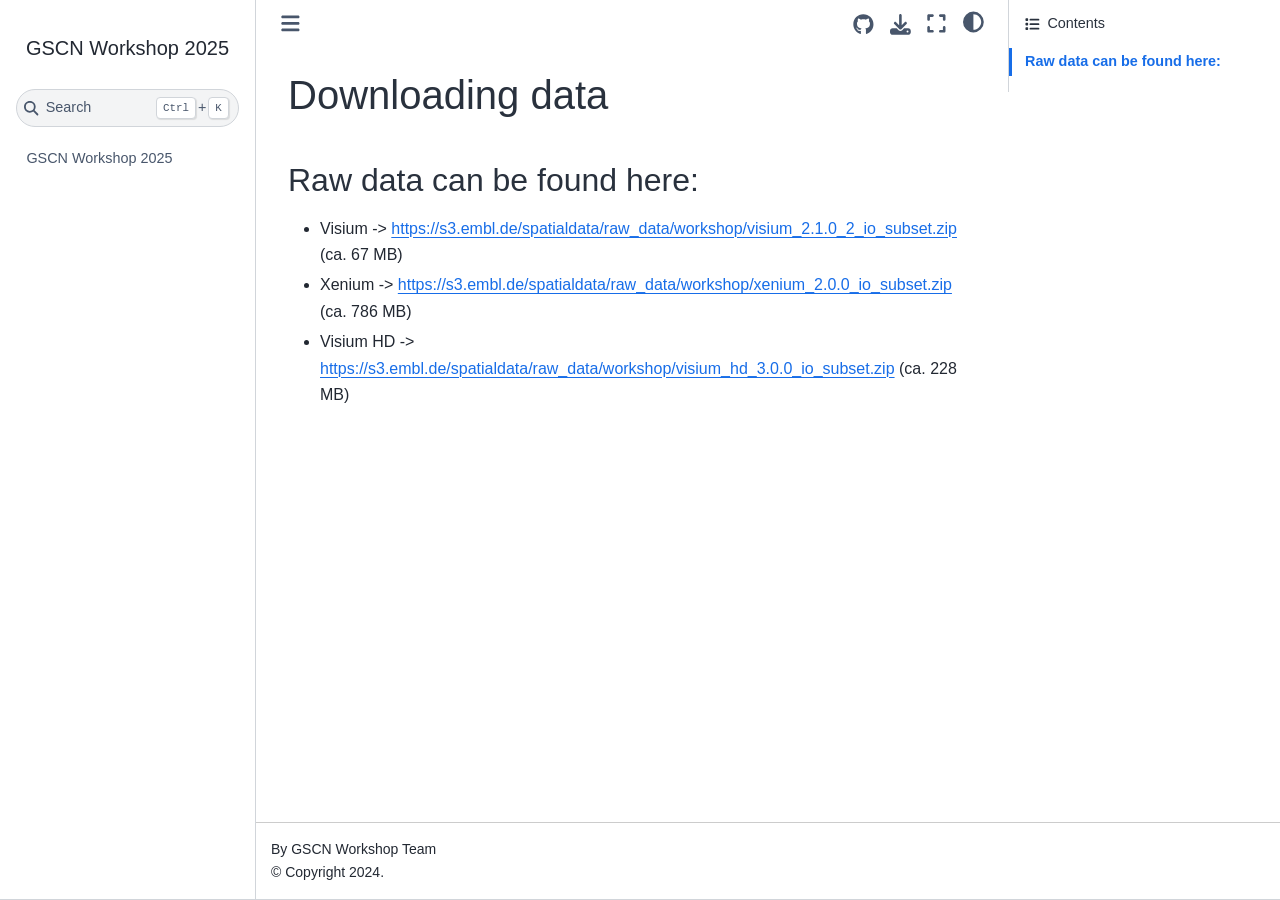
<file: day_2/spatialdata/data/README.html>
<!DOCTYPE html>


<html lang="en" data-content_root="../../../" >

  <head>
    <meta charset="utf-8" />
    <meta name="viewport" content="width=device-width, initial-scale=1.0" /><meta name="viewport" content="width=device-width, initial-scale=1" />

    <title>Downloading data &#8212; GSCN Workshop 2025</title>
  
  
  
  <script data-cfasync="false">
    document.documentElement.dataset.mode = localStorage.getItem("mode") || "";
    document.documentElement.dataset.theme = localStorage.getItem("theme") || "";
  </script>
  
  <!-- Loaded before other Sphinx assets -->
  <link href="../../../_static/styles/theme.css?digest=dfe6caa3a7d634c4db9b" rel="stylesheet" />
<link href="../../../_static/styles/bootstrap.css?digest=dfe6caa3a7d634c4db9b" rel="stylesheet" />
<link href="../../../_static/styles/pydata-sphinx-theme.css?digest=dfe6caa3a7d634c4db9b" rel="stylesheet" />

  
  <link href="../../../_static/vendor/fontawesome/6.5.2/css/all.min.css?digest=dfe6caa3a7d634c4db9b" rel="stylesheet" />
  <link rel="preload" as="font" type="font/woff2" crossorigin href="../../../_static/vendor/fontawesome/6.5.2/webfonts/fa-solid-900.woff2" />
<link rel="preload" as="font" type="font/woff2" crossorigin href="../../../_static/vendor/fontawesome/6.5.2/webfonts/fa-brands-400.woff2" />
<link rel="preload" as="font" type="font/woff2" crossorigin href="../../../_static/vendor/fontawesome/6.5.2/webfonts/fa-regular-400.woff2" />

    <link rel="stylesheet" type="text/css" href="../../../_static/pygments.css?v=03e43079" />
    <link rel="stylesheet" type="text/css" href="../../../_static/styles/sphinx-book-theme.css?v=eba8b062" />
    <link rel="stylesheet" type="text/css" href="../../../_static/togglebutton.css?v=13237357" />
    <link rel="stylesheet" type="text/css" href="../../../_static/copybutton.css?v=76b2166b" />
    <link rel="stylesheet" type="text/css" href="../../../_static/mystnb.4510f1fc1dee50b3e5859aac5469c37c29e427902b24a333a5f9fcb2f0b3ac41.css" />
    <link rel="stylesheet" type="text/css" href="../../../_static/sphinx-thebe.css?v=4fa983c6" />
    <link rel="stylesheet" type="text/css" href="../../../_static/sphinx-design.min.css?v=95c83b7e" />
  
  <!-- Pre-loaded scripts that we'll load fully later -->
  <link rel="preload" as="script" href="../../../_static/scripts/bootstrap.js?digest=dfe6caa3a7d634c4db9b" />
<link rel="preload" as="script" href="../../../_static/scripts/pydata-sphinx-theme.js?digest=dfe6caa3a7d634c4db9b" />
  <script src="../../../_static/vendor/fontawesome/6.5.2/js/all.min.js?digest=dfe6caa3a7d634c4db9b"></script>

    <script src="../../../_static/documentation_options.js?v=9eb32ce0"></script>
    <script src="../../../_static/doctools.js?v=9a2dae69"></script>
    <script src="../../../_static/sphinx_highlight.js?v=dc90522c"></script>
    <script src="../../../_static/clipboard.min.js?v=a7894cd8"></script>
    <script src="../../../_static/copybutton.js?v=f281be69"></script>
    <script src="../../../_static/scripts/sphinx-book-theme.js?v=887ef09a"></script>
    <script>let toggleHintShow = 'Click to show';</script>
    <script>let toggleHintHide = 'Click to hide';</script>
    <script>let toggleOpenOnPrint = 'true';</script>
    <script src="../../../_static/togglebutton.js?v=4a39c7ea"></script>
    <script>var togglebuttonSelector = '.toggle, .admonition.dropdown';</script>
    <script src="../../../_static/design-tabs.js?v=f930bc37"></script>
    <script>const THEBE_JS_URL = "https://unpkg.com/thebe@0.8.2/lib/index.js"; const thebe_selector = ".thebe,.cell"; const thebe_selector_input = "pre"; const thebe_selector_output = ".output, .cell_output"</script>
    <script async="async" src="../../../_static/sphinx-thebe.js?v=c100c467"></script>
    <script>var togglebuttonSelector = '.toggle, .admonition.dropdown';</script>
    <script>const THEBE_JS_URL = "https://unpkg.com/thebe@0.8.2/lib/index.js"; const thebe_selector = ".thebe,.cell"; const thebe_selector_input = "pre"; const thebe_selector_output = ".output, .cell_output"</script>
    <script>DOCUMENTATION_OPTIONS.pagename = 'day_2/spatialdata/data/README';</script>
    <link rel="canonical" href="/202504_workshop_GSCN/day_2/spatialdata/data/README.html" />
    <link rel="index" title="Index" href="../../../genindex.html" />
    <link rel="search" title="Search" href="../../../search.html" />
  <meta name="viewport" content="width=device-width, initial-scale=1"/>
  <meta name="docsearch:language" content="en"/>
  </head>
  
  
  <body data-bs-spy="scroll" data-bs-target=".bd-toc-nav" data-offset="180" data-bs-root-margin="0px 0px -60%" data-default-mode="">

  
  
  <div id="pst-skip-link" class="skip-link d-print-none"><a href="#main-content">Skip to main content</a></div>
  
  <div id="pst-scroll-pixel-helper"></div>
  
  <button type="button" class="btn rounded-pill" id="pst-back-to-top">
    <i class="fa-solid fa-arrow-up"></i>Back to top</button>

  
  <input type="checkbox"
          class="sidebar-toggle"
          id="pst-primary-sidebar-checkbox"/>
  <label class="overlay overlay-primary" for="pst-primary-sidebar-checkbox"></label>
  
  <input type="checkbox"
          class="sidebar-toggle"
          id="pst-secondary-sidebar-checkbox"/>
  <label class="overlay overlay-secondary" for="pst-secondary-sidebar-checkbox"></label>
  
  <div class="search-button__wrapper">
    <div class="search-button__overlay"></div>
    <div class="search-button__search-container">
<form class="bd-search d-flex align-items-center"
      action="../../../search.html"
      method="get">
  <i class="fa-solid fa-magnifying-glass"></i>
  <input type="search"
         class="form-control"
         name="q"
         id="search-input"
         placeholder="Search this book..."
         aria-label="Search this book..."
         autocomplete="off"
         autocorrect="off"
         autocapitalize="off"
         spellcheck="false"/>
  <span class="search-button__kbd-shortcut"><kbd class="kbd-shortcut__modifier">Ctrl</kbd>+<kbd>K</kbd></span>
</form></div>
  </div>

  <div class="pst-async-banner-revealer d-none">
  <aside id="bd-header-version-warning" class="d-none d-print-none" aria-label="Version warning"></aside>
</div>

  
    <header class="bd-header navbar navbar-expand-lg bd-navbar d-print-none">
    </header>
  

  <div class="bd-container">
    <div class="bd-container__inner bd-page-width">
      
      
      
        
      
      <div class="bd-sidebar-primary bd-sidebar">
        

  
  <div class="sidebar-header-items sidebar-primary__section">
    
    
    
    
  </div>
  
    <div class="sidebar-primary-items__start sidebar-primary__section">
        <div class="sidebar-primary-item">

  
    
  

<a class="navbar-brand logo" href="../../../index.html">
  
  
  
  
  
  
    <p class="title logo__title">GSCN Workshop 2025</p>
  
</a></div>
        <div class="sidebar-primary-item">

 <script>
 document.write(`
   <button class="btn search-button-field search-button__button" title="Search" aria-label="Search" data-bs-placement="bottom" data-bs-toggle="tooltip">
    <i class="fa-solid fa-magnifying-glass"></i>
    <span class="search-button__default-text">Search</span>
    <span class="search-button__kbd-shortcut"><kbd class="kbd-shortcut__modifier">Ctrl</kbd>+<kbd class="kbd-shortcut__modifier">K</kbd></span>
   </button>
 `);
 </script></div>
        <div class="sidebar-primary-item"><nav class="bd-links bd-docs-nav" aria-label="Main">
    <div class="bd-toc-item navbar-nav active">
        
        <ul class="nav bd-sidenav bd-sidenav__home-link">
            <li class="toctree-l1">
                <a class="reference internal" href="../../../index.html">
                    GSCN Workshop 2025
                </a>
            </li>
        </ul>
        
    </div>
</nav></div>
    </div>
  
  
  <div class="sidebar-primary-items__end sidebar-primary__section">
  </div>
  
  <div id="rtd-footer-container"></div>


      </div>
      
      <main id="main-content" class="bd-main" role="main">
        
        

<div class="sbt-scroll-pixel-helper"></div>

          <div class="bd-content">
            <div class="bd-article-container">
              
              <div class="bd-header-article d-print-none">
<div class="header-article-items header-article__inner">
  
    <div class="header-article-items__start">
      
        <div class="header-article-item"><button class="sidebar-toggle primary-toggle btn btn-sm" title="Toggle primary sidebar" data-bs-placement="bottom" data-bs-toggle="tooltip">
  <span class="fa-solid fa-bars"></span>
</button></div>
      
    </div>
  
  
    <div class="header-article-items__end">
      
        <div class="header-article-item">

<div class="article-header-buttons">





<div class="dropdown dropdown-source-buttons">
  <button class="btn dropdown-toggle" type="button" data-bs-toggle="dropdown" aria-expanded="false" aria-label="Source repositories">
    <i class="fab fa-github"></i>
  </button>
  <ul class="dropdown-menu">
      
      
      
      <li><a href="https://github.com/scverse/202504_workshop_GSCN" target="_blank"
   class="btn btn-sm btn-source-repository-button dropdown-item"
   title="Source repository"
   data-bs-placement="left" data-bs-toggle="tooltip"
>
  

<span class="btn__icon-container">
  <i class="fab fa-github"></i>
  </span>
<span class="btn__text-container">Repository</span>
</a>
</li>
      
      
      
      
      <li><a href="https://github.com/scverse/202504_workshop_GSCN/edit/main/day_2/spatialdata/data/README.md" target="_blank"
   class="btn btn-sm btn-source-edit-button dropdown-item"
   title="Suggest edit"
   data-bs-placement="left" data-bs-toggle="tooltip"
>
  

<span class="btn__icon-container">
  <i class="fas fa-pencil-alt"></i>
  </span>
<span class="btn__text-container">Suggest edit</span>
</a>
</li>
      
      
      
      
      <li><a href="https://github.com/scverse/202504_workshop_GSCN/issues/new?title=Issue%20on%20page%20%2Fday_2/spatialdata/data/README.html&body=Your%20issue%20content%20here." target="_blank"
   class="btn btn-sm btn-source-issues-button dropdown-item"
   title="Open an issue"
   data-bs-placement="left" data-bs-toggle="tooltip"
>
  

<span class="btn__icon-container">
  <i class="fas fa-lightbulb"></i>
  </span>
<span class="btn__text-container">Open issue</span>
</a>
</li>
      
  </ul>
</div>






<div class="dropdown dropdown-download-buttons">
  <button class="btn dropdown-toggle" type="button" data-bs-toggle="dropdown" aria-expanded="false" aria-label="Download this page">
    <i class="fas fa-download"></i>
  </button>
  <ul class="dropdown-menu">
      
      
      
      <li><a href="../../../_sources/day_2/spatialdata/data/README.md" target="_blank"
   class="btn btn-sm btn-download-source-button dropdown-item"
   title="Download source file"
   data-bs-placement="left" data-bs-toggle="tooltip"
>
  

<span class="btn__icon-container">
  <i class="fas fa-file"></i>
  </span>
<span class="btn__text-container">.md</span>
</a>
</li>
      
      
      
      
      <li>
<button onclick="window.print()"
  class="btn btn-sm btn-download-pdf-button dropdown-item"
  title="Print to PDF"
  data-bs-placement="left" data-bs-toggle="tooltip"
>
  

<span class="btn__icon-container">
  <i class="fas fa-file-pdf"></i>
  </span>
<span class="btn__text-container">.pdf</span>
</button>
</li>
      
  </ul>
</div>




<button onclick="toggleFullScreen()"
  class="btn btn-sm btn-fullscreen-button"
  title="Fullscreen mode"
  data-bs-placement="bottom" data-bs-toggle="tooltip"
>
  

<span class="btn__icon-container">
  <i class="fas fa-expand"></i>
  </span>

</button>



<script>
document.write(`
  <button class="btn btn-sm nav-link pst-navbar-icon theme-switch-button" title="light/dark" aria-label="light/dark" data-bs-placement="bottom" data-bs-toggle="tooltip">
    <i class="theme-switch fa-solid fa-sun fa-lg" data-mode="light"></i>
    <i class="theme-switch fa-solid fa-moon fa-lg" data-mode="dark"></i>
    <i class="theme-switch fa-solid fa-circle-half-stroke fa-lg" data-mode="auto"></i>
  </button>
`);
</script>


<script>
document.write(`
  <button class="btn btn-sm pst-navbar-icon search-button search-button__button" title="Search" aria-label="Search" data-bs-placement="bottom" data-bs-toggle="tooltip">
    <i class="fa-solid fa-magnifying-glass fa-lg"></i>
  </button>
`);
</script>
<button class="sidebar-toggle secondary-toggle btn btn-sm" title="Toggle secondary sidebar" data-bs-placement="bottom" data-bs-toggle="tooltip">
    <span class="fa-solid fa-list"></span>
</button>
</div></div>
      
    </div>
  
</div>
</div>
              
              

<div id="jb-print-docs-body" class="onlyprint">
    <h1>Downloading data</h1>
    <!-- Table of contents -->
    <div id="print-main-content">
        <div id="jb-print-toc">
            
            <div>
                <h2> Contents </h2>
            </div>
            <nav aria-label="Page">
                <ul class="visible nav section-nav flex-column">
<li class="toc-h2 nav-item toc-entry"><a class="reference internal nav-link" href="#raw-data-can-be-found-here">Raw data can be found here:</a></li>
</ul>
            </nav>
        </div>
    </div>
</div>

              
                
<div id="searchbox"></div>
                <article class="bd-article">
                  
  <section class="tex2jax_ignore mathjax_ignore" id="downloading-data">
<h1>Downloading data<a class="headerlink" href="#downloading-data" title="Link to this heading">#</a></h1>
<section id="raw-data-can-be-found-here">
<h2>Raw data can be found here:<a class="headerlink" href="#raw-data-can-be-found-here" title="Link to this heading">#</a></h2>
<ul class="simple">
<li><p>Visium -&gt; <a class="reference external" href="https://s3.embl.de/spatialdata/raw_data/workshop/visium_2.1.0_2_io_subset.zip">https://s3.embl.de/spatialdata/raw_data/workshop/visium_2.1.0_2_io_subset.zip</a> (ca. 67 MB)</p></li>
<li><p>Xenium -&gt; <a class="reference external" href="https://s3.embl.de/spatialdata/raw_data/workshop/xenium_2.0.0_io_subset.zip">https://s3.embl.de/spatialdata/raw_data/workshop/xenium_2.0.0_io_subset.zip</a> (ca. 786 MB)</p></li>
<li><p>Visium HD -&gt; <a class="reference external" href="https://s3.embl.de/spatialdata/raw_data/workshop/visium_hd_3.0.0_io_subset.zip">https://s3.embl.de/spatialdata/raw_data/workshop/visium_hd_3.0.0_io_subset.zip</a> (ca. 228 MB)</p></li>
</ul>
</section>
</section>

    <script type="text/x-thebe-config">
    {
        requestKernel: true,
        binderOptions: {
            repo: "binder-examples/jupyter-stacks-datascience",
            ref: "master",
        },
        codeMirrorConfig: {
            theme: "abcdef",
            mode: "python"
        },
        kernelOptions: {
            name: "python3",
            path: "./day_2/spatialdata/data"
        },
        predefinedOutput: true
    }
    </script>
    <script>kernelName = 'python3'</script>

                </article>
              

              
              
              
              
                <footer class="prev-next-footer d-print-none">
                  
<div class="prev-next-area">
</div>
                </footer>
              
            </div>
            
            
              
                <div class="bd-sidebar-secondary bd-toc"><div class="sidebar-secondary-items sidebar-secondary__inner">


  <div class="sidebar-secondary-item">
  <div class="page-toc tocsection onthispage">
    <i class="fa-solid fa-list"></i> Contents
  </div>
  <nav class="bd-toc-nav page-toc">
    <ul class="visible nav section-nav flex-column">
<li class="toc-h2 nav-item toc-entry"><a class="reference internal nav-link" href="#raw-data-can-be-found-here">Raw data can be found here:</a></li>
</ul>
  </nav></div>

</div></div>
              
            
          </div>
          <footer class="bd-footer-content">
            
<div class="bd-footer-content__inner container">
  
  <div class="footer-item">
    
<p class="component-author">
By GSCN Workshop Team
</p>

  </div>
  
  <div class="footer-item">
    

  <p class="copyright">
    
      © Copyright 2024.
      <br/>
    
  </p>

  </div>
  
  <div class="footer-item">
    
  </div>
  
  <div class="footer-item">
    
  </div>
  
</div>
          </footer>
        

      </main>
    </div>
  </div>
  
  <!-- Scripts loaded after <body> so the DOM is not blocked -->
  <script src="../../../_static/scripts/bootstrap.js?digest=dfe6caa3a7d634c4db9b"></script>
<script src="../../../_static/scripts/pydata-sphinx-theme.js?digest=dfe6caa3a7d634c4db9b"></script>

  <footer class="bd-footer">
  </footer>
  </body>
</html>
</file>
<file: _static/styles/theme.css>
/* Provided by Sphinx's 'basic' theme, and included in the final set of assets */
@import "../basic.css";
</file>
<file: _static/styles/pydata-sphinx-theme.css>
html{--pst-header-height:4rem;--pst-header-article-height:calc(var(--pst-header-height)*2/3);--pst-sidebar-secondary:17rem;--pst-font-size-base:1rem;--pst-font-size-h1:2.5rem;--pst-font-size-h2:2rem;--pst-font-size-h3:1.75rem;--pst-font-size-h4:1.5rem;--pst-font-size-h5:1.25rem;--pst-font-size-h6:1.1rem;--pst-font-size-milli:0.9rem;--pst-sidebar-font-size:0.9rem;--pst-sidebar-font-size-mobile:1.1rem;--pst-sidebar-header-font-size:1.2rem;--pst-sidebar-header-font-weight:600;--pst-admonition-font-weight-heading:600;--pst-font-weight-caption:300;--pst-font-weight-heading:400;--pst-font-family-base-system:-apple-system,"BlinkMacSystemFont","Segoe UI","Helvetica Neue","Arial",sans-serif,"Apple Color Emoji","Segoe UI Emoji","Segoe UI Symbol";--pst-font-family-monospace-system:"SFMono-Regular","Menlo","Consolas","Monaco","Liberation Mono","Lucida Console",monospace;--pst-font-family-base:var(--pst-font-family-base-system);--pst-font-family-heading:var(--pst-font-family-base-system);--pst-font-family-monospace:var(--pst-font-family-monospace-system);--pst-font-size-icon:1.5rem;--pst-icon-check-circle:"";--pst-icon-info-circle:"";--pst-icon-exclamation-triangle:"";--pst-icon-exclamation-circle:"";--pst-icon-times-circle:"";--pst-icon-lightbulb:"";--pst-icon-download:"";--pst-icon-angle-left:"";--pst-icon-angle-right:"";--pst-icon-external-link:"";--pst-icon-search-minus:"";--pst-icon-github:"";--pst-icon-gitlab:"";--pst-icon-share:"";--pst-icon-bell:"";--pst-icon-pencil:"";--pst-breadcrumb-divider:"";--pst-icon-admonition-default:var(--pst-icon-bell);--pst-icon-admonition-note:var(--pst-icon-info-circle);--pst-icon-admonition-attention:var(--pst-icon-exclamation-circle);--pst-icon-admonition-caution:var(--pst-icon-exclamation-triangle);--pst-icon-admonition-warning:var(--pst-icon-exclamation-triangle);--pst-icon-admonition-danger:var(--pst-icon-exclamation-triangle);--pst-icon-admonition-error:var(--pst-icon-times-circle);--pst-icon-admonition-hint:var(--pst-icon-lightbulb);--pst-icon-admonition-tip:var(--pst-icon-lightbulb);--pst-icon-admonition-important:var(--pst-icon-exclamation-circle);--pst-icon-admonition-seealso:var(--pst-icon-share);--pst-icon-admonition-todo:var(--pst-icon-pencil);--pst-icon-versionmodified-default:var(--pst-icon-exclamation-circle);--pst-icon-versionmodified-added:var(--pst-icon-exclamation-circle);--pst-icon-versionmodified-changed:var(--pst-icon-exclamation-circle);--pst-icon-versionmodified-deprecated:var(--pst-icon-exclamation-circle);font-size:var(--pst-font-size-base);scroll-padding-top:calc(var(--pst-header-height) + 1rem)}body{background-color:var(--pst-color-background);color:var(--pst-color-text-base);display:flex;flex-direction:column;font-family:var(--pst-font-family-base);font-weight:400;line-height:1.65;min-height:100vh}body::-webkit-scrollbar-track{background-color:var(--pst-color-background)}p{font-size:1em;margin-bottom:1.15rem}p.rubric{border-bottom:1px solid var(--pst-color-border)}p.centered{text-align:center}a{word-wrap:break-word;color:var(--pst-color-link);text-decoration:underline;text-decoration-thickness:max(1px,.0625rem);text-underline-offset:.1578em}a:hover{color:var(--pst-color-link-hover);text-decoration-skip-ink:none;text-decoration-thickness:max(3px,.1875rem,.12em)}a:active,a:visited{color:var(--pst-color-link)}a:visited:hover{color:var(--pst-color-link-hover)}a.headerlink{color:var(--pst-color-secondary);font-size:.8em;margin-left:.2em;opacity:.7;padding:0 4px;text-decoration:none;transition:all .2s ease-out;user-select:none}a.headerlink:hover{opacity:1}a.github:before,a.gitlab:before{color:var(--pst-color-text-muted);font:var(--fa-font-brands);margin-right:.25rem}a.github:before{content:var(--pst-icon-github)}a.gitlab:before{content:var(--pst-icon-gitlab)}h1,h2,h3,h4,h5,h6{font-family:var(--pst-font-family-heading);font-weight:var(--pst-font-weight-heading);line-height:1.15;margin:2.75rem 0 1.05rem}h1{font-size:var(--pst-font-size-h1);margin-top:0}h1,h2{color:var(--pst-heading-color)}h2{font-size:var(--pst-font-size-h2)}h3{font-size:var(--pst-font-size-h3)}h3,h4{color:var(--pst-heading-color)}h4{font-size:var(--pst-font-size-h4)}h5{font-size:var(--pst-font-size-h5)}h5,h6{color:var(--pst-color-text-base)}h6{font-size:var(--pst-font-size-h6)}.text_small,small{font-size:var(--pst-font-size-milli)}hr{border:0;border-top:1px solid var(--pst-color-border)}code,kbd,pre,samp{font-family:var(--pst-font-family-monospace)}kbd{background-color:var(--pst-color-on-background);color:var(--pst-color-text-muted)}kbd:not(.compound){border:1px solid var(--pst-color-border);box-shadow:1px 1px 1px var(--pst-color-shadow);margin:0 .1rem;padding:.1rem .4rem}code{color:var(--pst-color-inline-code)}pre{background-color:var(--pst-color-surface);border:1px solid var(--pst-color-border);border-radius:.25rem;color:var(--pst-color-text-base);line-height:1.2em;margin:1.5em 0;padding:1rem}pre .linenos{opacity:.8;padding-right:10px}#pst-back-to-top{background-color:var(--pst-color-secondary);border:none;color:var(--pst-color-secondary-text);display:none;left:50vw;position:fixed;top:90vh;transform:translate(-50%);z-index:1080}#pst-back-to-top .fa-arrow-up{margin-inline-end:.5em}#pst-back-to-top:hover{background-color:var(--pst-violet-600);color:var(--pst-color-link-hover);color:var(--pst-color-secondary-text);text-decoration:underline;text-decoration-skip-ink:none;text-decoration-thickness:max(1px,.0625rem);text-decoration-thickness:max(3px,.1875rem,.12em);text-decoration-thickness:1px;text-underline-offset:.1578em}#pst-back-to-top:focus-visible{box-shadow:none;outline:var(--pst-color-accent) solid .1875rem;outline-color:var(--pst-color-secondary);outline-offset:.1875rem}:focus-visible{box-shadow:none;outline:var(--pst-color-accent) solid .1875rem}.skip-link{background-color:var(--pst-color-warning);border-bottom:1px solid var(--pst-color-border);left:0;padding:.5rem;position:fixed;right:0;text-align:center;top:0;transform:translateY(-100%);transition:transform .15s ease-in-out;z-index:1055}.skip-link:focus-within{transform:translateY(0)}.skip-link a{color:var(--pst-color-warning-text)!important}.skip-link a:focus-visible{outline-color:#14181e}.bd-container{display:flex;flex-grow:1;justify-content:center}.bd-container .bd-container__inner{display:flex}.bd-page-width{width:100%}@media(min-width:960px){.bd-page-width{max-width:88rem}}.pst-async-banner-revealer{height:0;overflow:hidden;transition:height .3s ease-in-out}@media(prefers-reduced-motion){.pst-async-banner-revealer{transition:none}}#bd-header-version-warning,.bd-header-announcement{align-items:center;display:flex;justify-content:center;min-height:3rem;padding:.5rem 12.5%;position:relative;text-align:center;width:100%}@media(max-width:959.98px){#bd-header-version-warning,.bd-header-announcement{padding:.5rem 2%}}#bd-header-version-warning p,.bd-header-announcement p{font-weight:700;margin:0}#bd-header-version-warning a,.bd-header-announcement a{color:var(--pst-color-inline-code-links)}#bd-header-version-warning .pst-button-link-to-stable-version,.bd-header-announcement .pst-button-link-to-stable-version{background-color:var(--pst-color-danger);border-color:var(--pst-color-danger);border-radius:.25rem;box-shadow:0 .2rem .5rem var(--pst-color-shadow),0 0 .0625rem var(--pst-color-shadow)!important;color:var(--pst-color-danger-text)}#bd-header-version-warning .pst-button-link-to-stable-version:hover,.bd-header-announcement .pst-button-link-to-stable-version:hover{background-color:var(--pst-color-danger-highlight);border-color:var(--pst-color-danger-highlight);color:var(--pst-color-danger-text)}#bd-header-version-warning .pst-button-link-to-stable-version:focus-visible,.bd-header-announcement .pst-button-link-to-stable-version:focus-visible{outline:.1875rem solid var(--pst-color-danger);outline-offset:.1875rem}.bd-header-announcement{background-color:var(--pst-color-secondary-bg)}#bd-header-version-warning{background-color:var(--pst-color-danger-bg)}.bd-main{display:flex;flex-direction:column;flex-grow:1;min-width:0}.bd-main .bd-content{display:flex;height:100%;justify-content:center}.bd-main .bd-content .bd-article-container{display:flex;flex-direction:column;justify-content:start;max-width:60em;overflow-x:auto;padding:1rem;width:100%}@media(min-width:1200px){.bd-main .bd-content .bd-article-container .bd-article{padding-left:2rem;padding-top:1.5rem}}.bd-footer{border-top:1px solid var(--pst-color-border);width:100%}.bd-footer .bd-footer__inner{display:flex;flex-grow:1;margin:auto;padding:1rem}.bd-footer .footer-items__center,.bd-footer .footer-items__end,.bd-footer .footer-items__start{display:flex;flex-direction:column;flex-grow:1;gap:.5rem;justify-content:center}.bd-footer .footer-items__center{text-align:center}.bd-footer .footer-items__end{text-align:end}.bd-footer .footer-item p{margin-bottom:0}.bd-footer-article{margin-top:auto}.bd-footer-article .footer-article-items{display:flex;flex-direction:column}.bd-footer-content .footer-content-items{display:flex;flex-direction:column;margin-top:auto}.bd-header{background-color:var(--pst-color-on-background)!important;box-shadow:0 .125rem .25rem 0 var(--pst-color-shadow);justify-content:center;max-width:100vw;padding:0;position:sticky;top:0;width:100%;z-index:1030}.bd-header .bd-header__inner{align-items:center;display:flex;height:fit-content;padding-left:1rem;padding-right:1rem}.bd-header :focus-visible{border-radius:.125rem}.bd-header .navbar-item{align-items:center;display:flex;height:var(--pst-header-height);max-height:var(--pst-header-height)}.bd-header .navbar-header-items{display:none;flex-shrink:1}@media(min-width:960px){.bd-header .navbar-header-items{display:inherit;flex-grow:1;padding:0 0 0 .5rem}}.bd-header .navbar-header-items__center,.bd-header .navbar-header-items__end,.bd-header .navbar-header-items__start{align-items:center;display:flex;flex-flow:wrap;row-gap:0}.bd-header .navbar-header-items__center,.bd-header .navbar-header-items__end{column-gap:1rem}.bd-header .navbar-header-items__start{flex-shrink:0;gap:.5rem;margin-right:auto}.bd-header .navbar-header-items__end{justify-content:end}.bd-header ul.navbar-nav{display:flex}@media(min-width:960px){.bd-header ul.navbar-nav{align-items:baseline}}.bd-header ul.navbar-nav>li.nav-item{margin-inline:2px}.bd-header ul.navbar-nav>li.nav-item>.nav-link{color:var(--pst-color-text-muted);padding-inline:6px;position:relative}.bd-header ul.navbar-nav>li.nav-item>.nav-link:before{background-color:transparent;content:"";display:block;inset:0;bottom:calc(max(3px, .1875rem, .12em)*-1);margin:max(3px,.1875rem,.12em) 0;position:absolute}.bd-header ul.navbar-nav>li.nav-item>.nav-link:hover{color:var(--pst-color-secondary);text-decoration:none}.bd-header ul.navbar-nav>li.nav-item>.nav-link:hover:before{border-bottom:max(3px,.1875rem,.12em) solid var(--pst-color-secondary)}.bd-header ul.navbar-nav>li.nav-item>.nav-link:focus-visible{box-shadow:none;outline:3px solid var(--pst-color-accent);outline-offset:3px}.bd-header ul.navbar-nav>li.nav-item.current>.nav-link{color:var(--pst-color-primary)}.bd-header ul.navbar-nav>li.nav-item.current>.nav-link:before{border-bottom:3px solid var(--pst-color-primary)}.bd-header ul.navbar-nav>li.nav-item.dropdown{margin-inline:4px}.bd-header ul.navbar-nav>li.nav-item.dropdown button{padding-inline:8px}.bd-header ul.navbar-nav>li.nav-item.dropdown>.dropdown-toggle{border-radius:.125rem;color:var(--pst-color-text-muted)}.bd-header ul.navbar-nav>li.nav-item.dropdown>.dropdown-toggle:focus-visible{box-shadow:0 0 0 .1875rem var(--pst-color-accent)}.bd-header ul.navbar-nav>li.nav-item.dropdown>.dropdown-toggle:hover{box-shadow:0 0 0 .1875rem var(--pst-color-link-hover);color:var(--pst-color-text-base);text-decoration:none}.bd-header ul.navbar-nav li a.nav-link.dropdown-item{color:var(--pst-color-text-muted);text-decoration:none}.bd-header ul.navbar-nav li a.nav-link.dropdown-item:hover{color:var(--pst-color-link-hover);text-decoration:underline;text-decoration-skip-ink:none;text-decoration-thickness:max(1px,.0625rem);text-decoration-thickness:max(3px,.1875rem,.12em);text-underline-offset:.1578em}.bd-header ul.navbar-nav .dropdown button{border:none;display:unset}.bd-header ul.navbar-nav .dropdown button:hover{color:var(--pst-color-link-hover);text-decoration:underline;text-decoration-skip-ink:none;text-decoration-thickness:max(1px,.0625rem);text-decoration-thickness:max(3px,.1875rem,.12em);text-underline-offset:.1578em}.bd-header ul.navbar-nav .dropdown .dropdown-menu{background-color:var(--pst-color-on-background);border:1px solid var(--pst-color-border);box-shadow:0 0 .3rem .1rem var(--pst-color-shadow);margin:.5rem 0;min-width:20rem;padding:.5rem 0;z-index:1070}.bd-header ul.navbar-nav .dropdown .dropdown-menu .dropdown-item{padding:.25rem 1.5rem}.bd-header ul.navbar-nav .dropdown .dropdown-menu .dropdown-item:focus:not(:hover,:active){background-color:inherit}.bd-header ul.navbar-nav .dropdown .dropdown-menu .dropdown-item:focus-visible{z-index:10}.bd-header ul.navbar-nav .dropdown .dropdown-menu:not(.show){display:none}.bd-header button.sidebar-toggle{background-color:inherit;color:var(--pst-color-muted);font-size:var(--pst-font-size-icon);margin-bottom:0;padding:.5rem}.bd-header button.primary-toggle{margin-right:1rem}@media(min-width:960px){.bd-header button.primary-toggle{display:none}}.bd-header button.secondary-toggle{margin-left:1rem}@media(min-width:1200px){.bd-header button.secondary-toggle{display:none}}@media(min-width:960px){.navbar-center-items .navbar-item{display:inline-block}}.nav-link{transition:none}.nav-link:hover{color:var(--pst-color-link-hover);text-decoration:underline;text-decoration-skip-ink:none;text-decoration-thickness:max(1px,.0625rem);text-decoration-thickness:max(3px,.1875rem,.12em);text-underline-offset:.1578em}.nav-link.nav-external:after{content:var(--pst-icon-external-link);font:var(--fa-font-solid);font-size:.75em;margin-left:.3em}.bd-navbar-elements li.nav-item i{font-size:.7rem;padding-left:2px;vertical-align:middle}.navbar-persistent--mobile{margin-left:auto}@media(min-width:960px){.navbar-persistent--mobile{display:none}}.navbar-persistent--container{display:none}@media(min-width:960px){.navbar-persistent--container{display:flex}}.header-article__inner{display:flex;padding:0 .5rem}.header-article__inner .header-article-item{height:var(--pst-header-article-height);min-height:var(--pst-header-article-height)}.header-article__inner .header-article-items__end,.header-article__inner .header-article-items__start{align-items:start;display:flex;gap:.5rem}.header-article__inner .header-article-items__end{margin-left:auto}.bd-sidebar-primary{background-color:var(--pst-color-background);border-right:1px solid var(--pst-color-border);display:flex;flex:0 0 auto;flex-direction:column;font-size:var(--pst-sidebar-font-size-mobile);gap:1rem;max-height:calc(100vh - var(--pst-header-height));overflow-y:auto;padding:2rem 1rem 1rem;position:sticky;top:var(--pst-header-height);width:25%}@media(min-width:960px){.bd-sidebar-primary{font-size:var(--pst-sidebar-font-size)}}.bd-sidebar-primary :focus-visible{border-radius:.125rem}.bd-sidebar-primary .nav-link{font-size:var(--pst-sidebar-font-size-mobile)}.bd-sidebar-primary.no-sidebar{border-right:0}@media(min-width:960px){.bd-sidebar-primary.hide-on-wide{display:none}}.bd-sidebar-primary h1,.bd-sidebar-primary h2,.bd-sidebar-primary h3,.bd-sidebar-primary h4{color:var(--pst-color-text-base)}.bd-sidebar-primary .sidebar-primary-items__end .sidebar-primary-item,.bd-sidebar-primary .sidebar-primary-items__start .sidebar-primary-item{padding:.5rem 0}.bd-sidebar-primary .sidebar-header-items{display:flex;flex-direction:column}.bd-sidebar-primary .sidebar-header-items .sidebar-header-items__title{color:var(--pst-color-text-base);font-size:var(--pst-sidebar-header-font-size);font-weight:var(--pst-sidebar-header-font-weight);margin-bottom:.5rem}.bd-sidebar-primary .sidebar-header-items .nav-item.dropdown button{display:none}.bd-sidebar-primary .sidebar-header-items .nav-item.dropdown .dropdown-menu{background-color:inherit;border:none;display:flex;flex-direction:column;font-size:inherit;margin:0;padding:0}.bd-sidebar-primary .sidebar-header-items .nav-item.dropdown .dropdown-menu .dropdown-item:focus,.bd-sidebar-primary .sidebar-header-items .nav-item.dropdown .dropdown-menu .dropdown-item:hover{background-color:unset}.bd-sidebar-primary .sidebar-header-items .bd-navbar-elements .nav-link:focus-visible{box-shadow:none;outline:var(--pst-color-accent) solid .1875rem;outline-offset:.1875rem}.bd-sidebar-primary .sidebar-header-items .sidebar-header-items__center{display:flex;flex-direction:column}.bd-sidebar-primary .sidebar-header-items .sidebar-header-items__end{align-items:center;display:flex;gap:1rem}@media(min-width:960px){.bd-sidebar-primary .sidebar-header-items{display:none}}.bd-sidebar-primary .sidebar-primary-items__start{border-top:1px solid var(--pst-color-border)}@media(min-width:960px){.bd-sidebar-primary .sidebar-primary-items__start{border-top:none}}.bd-sidebar-primary .sidebar-primary-items__end{margin-bottom:1em;margin-top:auto}.bd-sidebar-primary .list-caption{list-style:none;padding-left:0}.bd-sidebar-primary .list-caption li.toctree-l0.has-children>details>summary{align-items:baseline;display:flex;height:auto;justify-content:space-between;position:relative;width:auto}.bd-sidebar-primary .list-caption li.toctree-l0.has-children>details>summary .toctree-toggle{flex:0 0 auto}.bd-sidebar-primary .list-caption li.toctree-l0.has-children>details>summary .toctree-toggle .fa-chevron-down{font-size:1rem}.bd-sidebar-primary li.has-children{position:relative}.bd-sidebar-primary li.has-children .caption,.bd-sidebar-primary li.has-children>.reference{margin-right:calc(30px + .1875rem);padding-top:.25rem}.bd-sidebar-primary li.has-children>details>summary{list-style:none}.bd-sidebar-primary li.has-children>details>summary::-webkit-details-marker{display:none}.bd-sidebar-primary li.has-children>details>summary:focus-visible{outline:none}.bd-sidebar-primary li.has-children>details>summary:focus-visible>.toctree-toggle{outline:var(--pst-color-accent) solid .1875rem;outline-offset:-.1875rem}.bd-sidebar-primary li.has-children>details>summary .toctree-toggle{align-items:center;cursor:pointer;display:inline-flex;height:30px;justify-content:center;position:absolute;right:0;top:0;width:30px}.bd-sidebar-primary li.has-children>details>summary .toctree-toggle .fa-chevron-down{font-size:.75rem}.bd-sidebar-primary li.has-children>details[open]>summary .fa-chevron-down{transform:rotate(180deg)}nav.bd-links{margin-right:-1rem}@media(min-width:960px){nav.bd-links{display:block}}nav.bd-links ul{display:block;list-style:none}nav.bd-links ul ul{padding:0 0 0 1rem}nav.bd-links li>a{box-shadow:none;color:var(--pst-color-text-muted);display:block;margin-right:.1875rem;padding:.25rem .65rem;text-decoration:none}nav.bd-links li>a:hover{background-color:transparent;text-decoration:underline;text-decoration-skip-ink:none;text-decoration-thickness:max(3px,.1875rem,.12em)}nav.bd-links li>a:active,nav.bd-links li>a:hover{color:var(--pst-color-link-hover)}nav.bd-links li>a:focus-visible{box-shadow:0 0 0 .1875rem var(--pst-color-accent);outline:none;z-index:10}nav.bd-links li>a.reference.external:after{content:var(--pst-icon-external-link);font:var(--fa-font-solid);font-size:.75em;margin-left:.3em}nav.bd-links .current>a{background-color:transparent;box-shadow:inset max(3px,.1875rem,.12em) 0 0 var(--pst-color-primary);color:var(--pst-color-primary);font-weight:600}nav.bd-links .current>a:focus-visible{box-shadow:inset max(3px,.1875rem,.12em) 0 0 var(--pst-color-primary),0 0 0 .1875rem var(--pst-color-accent);outline:none}nav.bd-links p.bd-links__title{font-size:var(--pst-sidebar-header-font-size)}nav.bd-links p.bd-links__title,nav.bd-links p.caption{font-weight:var(--pst-sidebar-header-font-weight);margin-bottom:.5rem}nav.bd-links p.caption{color:var(--pst-color-text-base);font-size:var(--pst-sidebar-font-size-mobile);margin-top:1.25rem;position:relative}nav.bd-links p.caption:first-child{margin-top:0}@media(min-width:960px){nav.bd-links p.caption{font-size:var(--pst-sidebar-font-size)}}.bd-sidebar-secondary{background-color:var(--pst-color-background);display:flex;flex-direction:column;flex-shrink:0;font-size:var(--pst-sidebar-font-size-mobile);max-height:calc(100vh - var(--pst-header-height));order:2;overflow-y:auto;padding:2rem 1rem 1rem;position:sticky;top:var(--pst-header-height);width:var(--pst-sidebar-secondary)}@media(min-width:1200px){.bd-sidebar-secondary{font-size:var(--pst-sidebar-font-size)}}.sidebar-secondary-item{padding:.5rem}@media(min-width:1200px){.sidebar-secondary-item{border-left:1px solid var(--pst-color-border);padding-left:1rem}}.sidebar-secondary-item i{padding-right:.5rem}input.sidebar-toggle{display:none}label.overlay{background-color:#000;height:0;left:0;opacity:.5;position:fixed;top:0;transition:opacity .2s ease-out;width:0;z-index:1050}input#pst-primary-sidebar-checkbox:checked+label.overlay.overlay-primary,input#pst-secondary-sidebar-checkbox:checked+label.overlay.overlay-secondary{height:100vh;width:100vw}input#pst-primary-sidebar-checkbox:checked~.bd-container .bd-sidebar-primary{margin-left:0;visibility:visible}input#pst-secondary-sidebar-checkbox:checked~.bd-container .bd-sidebar-secondary{margin-right:0;visibility:visible}@media(min-width:960px){.sidebar-toggle.primary-toggle{display:none}input#pst-primary-sidebar-checkbox:checked+label.overlay.overlay-primary{height:0;width:0}.bd-sidebar-primary{margin-left:0;visibility:visible}}@media(max-width:959.98px){.bd-sidebar-primary{flex-grow:.75;height:100vh;left:0;margin-left:-75%;max-height:100vh;max-width:350px;position:fixed;top:0;transition:visibility .2s ease-out,margin .2s ease-out;visibility:hidden;width:75%;z-index:1055}}@media(max-width:1199.98px){.bd-sidebar-secondary{flex-grow:.75;height:100vh;margin-right:-75%;max-height:100vh;max-width:350px;position:fixed;right:0;top:0;transition:visibility .2s ease-out,margin .2s ease-out;visibility:hidden;width:75%;z-index:1055}}ul.bd-breadcrumbs{display:flex;flex-wrap:wrap;font-size:.8rem;list-style:none;padding-left:0}ul.bd-breadcrumbs li.breadcrumb-item{align-items:center;display:flex;font-weight:700}ul.bd-breadcrumbs li.breadcrumb-item a{color:var(--pst-color-text-muted);text-decoration:none}ul.bd-breadcrumbs li.breadcrumb-item a:hover{color:var(--pst-color-link-hover);text-decoration:underline;text-decoration-skip-ink:none;text-decoration-thickness:max(1px,.0625rem);text-decoration-thickness:max(3px,.1875rem,.12em);text-underline-offset:.1578em}ul.bd-breadcrumbs li.breadcrumb-item:not(.breadcrumb-home):before{color:var(--pst-color-text-muted);content:var(--pst-breadcrumb-divider);font:var(--fa-font-solid);font-size:.8rem;padding:0 .5rem}html .pst-navbar-icon{align-items:center;border:none;border-radius:0;box-sizing:border-box;color:var(--pst-color-text-muted);display:flex;font-size:1rem;height:2.15rem;justify-content:center;line-height:1.65;min-height:24px;min-width:24px;padding:.25rem 0;position:relative}html .pst-navbar-icon:before{background-color:transparent;content:"";display:block;inset:0;bottom:calc(max(3px, .1875rem, .12em)*-1);margin:max(3px,.1875rem,.12em) 0;position:absolute}html .pst-navbar-icon:hover{color:var(--pst-color-secondary);text-decoration:none}html .pst-navbar-icon:hover:before{border-bottom:max(3px,.1875rem,.12em) solid var(--pst-color-secondary)}html .pst-navbar-icon:focus-visible{box-shadow:none;outline:3px solid var(--pst-color-accent);outline-offset:3px}ul.navbar-icon-links{align-items:center;column-gap:1rem;display:flex;flex-flow:row wrap;justify-content:space-evenly;list-style:none;margin-bottom:0;padding-left:0}ul.navbar-icon-links i.fa-brands,ul.navbar-icon-links i.fa-regular,ul.navbar-icon-links i.fa-solid{font-size:var(--pst-font-size-icon);font-style:normal;vertical-align:middle}ul.navbar-icon-links i.fa-square-twitter:before{color:#55acee}ul.navbar-icon-links i.fa-square-gitlab:before{color:#548}ul.navbar-icon-links i.fa-bitbucket:before{color:#0052cc}ul.navbar-icon-links img.icon-link-image{border-radius:.2rem;height:1.5em}ul.navbar-icon-links .fa-pydata{stroke:var(--pst-color-background);stroke-linejoin:round;stroke-width:.35}.navbar-brand{align-items:center;display:flex;flex-shrink:0;gap:.5rem;height:var(--pst-header-height);margin:0;max-height:var(--pst-header-height);padding:.5rem 0;position:relative;width:auto}.navbar-brand p{color:var(--pst-color-text-base);margin-bottom:0}.navbar-brand img{height:100%;max-width:100%;width:auto}.navbar-brand:hover,.navbar-brand:visited:hover{color:var(--pst-color-link-hover);color:var(--pst-color-text-base);text-decoration:underline;text-decoration-skip-ink:none;text-decoration-thickness:max(1px,.0625rem);text-decoration-thickness:max(3px,.1875rem,.12em);text-underline-offset:.1578em}ul.navbar-nav ul{padding:0 0 0 1rem}ul.navbar-nav li{display:flex;flex-direction:column}ul.navbar-nav li a{align-items:center;color:var(--pst-color-text-muted);display:flex;height:100%;padding-bottom:.25rem;padding-top:.25rem;text-decoration:none}ul.navbar-nav li a:hover{color:var(--pst-color-link-hover);text-decoration:underline;text-decoration-skip-ink:none;text-decoration-thickness:max(1px,.0625rem);text-decoration-thickness:max(3px,.1875rem,.12em);text-underline-offset:.1578em}.page-toc .section-nav{border-bottom:none;padding-left:0}.page-toc .section-nav ul{padding-left:1rem}.page-toc .nav-link{font-size:var(--pst-sidebar-font-size-mobile)}@media(min-width:1200px){.page-toc .nav-link{font-size:var(--pst-sidebar-font-size)}}.page-toc .onthispage{color:var(--pst-color-text-base);font-weight:var(--pst-sidebar-header-font-weight);margin-bottom:.5rem}.prev-next-area{width:100%}.prev-next-area p{color:var(--pst-color-text-muted);line-height:1.3em;margin:0 .3em}.prev-next-area i{font-size:1.2em}.prev-next-area a{align-items:center;border:none;color:var(--pst-color-text-muted);display:flex;max-width:45%;overflow-x:hidden;padding:10px;text-decoration:none}.prev-next-area a p.prev-next-title{word-wrap:break-word;color:var(--pst-color-link);font-size:1.1em;font-weight:var(--pst-admonition-font-weight-heading);text-decoration:underline;text-decoration-thickness:max(1px,.0625rem);text-underline-offset:.1578em}.prev-next-area a p.prev-next-title:hover{color:var(--pst-color-link-hover);text-decoration-skip-ink:none;text-decoration-thickness:max(3px,.1875rem,.12em)}.prev-next-area a p.prev-next-title:active,.prev-next-area a p.prev-next-title:visited{color:var(--pst-color-link)}.prev-next-area a p.prev-next-title:visited:hover{color:var(--pst-color-link-hover)}.prev-next-area a:hover p.prev-next-title,.prev-next-area a:visited:hover p.prev-next-title{color:var(--pst-color-link-hover);text-decoration:underline;text-decoration-skip-ink:none;text-decoration-thickness:max(1px,.0625rem);text-decoration-thickness:max(3px,.1875rem,.12em);text-underline-offset:.1578em}.prev-next-area a .prev-next-info{flex-direction:column;margin:0 .5em}.prev-next-area a .prev-next-info .prev-next-subtitle{text-transform:capitalize}.prev-next-area a.left-prev{float:left}.prev-next-area a.right-next{float:right}.prev-next-area a.right-next div.prev-next-info{text-align:right}.bd-search{border:1px solid var(--pst-color-border);border-radius:.25rem;color:var(--pst-color-text-base);gap:.5rem;padding-left:.5rem;position:relative}.bd-search,.bd-search:active{background-color:var(--pst-color-background)}.bd-search:active{color:var(--pst-color-text-muted)}.bd-search .icon{color:var(--pst-color-border);left:25px;position:absolute}.bd-search .fa-solid.fa-magnifying-glass{color:var(--pst-color-text-muted);left:calc(1.25rem - .35em);position:absolute}.bd-search input::placeholder{color:var(--pst-color-text-muted)}.bd-search input::-webkit-search-cancel-button,.bd-search input::-webkit-search-decoration{appearance:none}.bd-search .search-button__kbd-shortcut{color:var(--pst-color-border);display:flex;position:absolute;right:.5rem}.form-control{background-color:var(--pst-color-background);color:var(--pst-color-text-base)}.form-control:focus,.form-control:focus-visible{background-color:var(--pst-color-background);border:none;color:var(--pst-color-text-muted)}.search-button i{font-size:1.3rem}.search-button__overlay,.search-button__search-container{display:none}.search-button__wrapper.show .search-button__search-container{display:flex;left:50%;margin-top:.5rem;max-width:800px;position:fixed;right:1rem;top:30%;transform:translate(-50%,-50%);width:90%;z-index:1055}.search-button__wrapper.show .search-button__overlay{background-color:#000;display:flex;height:100%;left:0;opacity:.5;position:fixed;top:0;width:100%;z-index:1050}.search-button__wrapper.show form.bd-search{flex-grow:1;padding-bottom:0;padding-top:0}.search-button__wrapper.show input,.search-button__wrapper.show svg{font-size:var(--pst-font-size-icon)}.search-button-field{align-items:center;background-color:var(--pst-color-surface);border:1px solid var(--pst-color-border);border-radius:1.5em;color:var(--pst-color-text-muted);display:inline-flex;padding:.5em}.search-button-field:hover{box-shadow:0 0 0 .1875rem var(--pst-color-link-hover)}.search-button-field:focus-visible{border-radius:1.5em}.search-button-field .search-button__default-text{font-size:var(--bs-nav-link-font-size);font-weight:var(--bs-nav-link-font-weight);margin-left:.5em;margin-right:.5em}.search-button-field .kbd-shortcut__modifier{font-size:.75em}.search-button-field>*{align-items:center}.search-button-field>:not(svg){display:none}@media(min-width:960px){.search-button-field>:not(svg){display:flex}}div#searchbox p.highlight-link{box-shadow:0 .2rem .5rem var(--pst-color-shadow),0 0 .0625rem var(--pst-color-shadow)!important;margin:1rem 0;width:fit-content}@media(min-width:1200px){div#searchbox p.highlight-link{margin-left:2rem}}div#searchbox p.highlight-link a{background-color:var(--pst-color-primary);border-radius:.25rem;color:var(--pst-color-primary-text);font-size:1.25rem;padding:.75rem;text-decoration:none;transition:box-shadow .25s ease-out}div#searchbox p.highlight-link a:hover{box-shadow:inset 0 0 50px 50px rgba(0,0,0,.25)}div#searchbox p.highlight-link a:before{color:unset;content:var(--pst-icon-search-minus);font:var(--fa-font-solid);margin-right:.5rem}.theme-switch-button .theme-switch{display:none}.theme-switch-button .theme-switch:active{color:var(--pst-color-link-hover);text-decoration:none}.theme-switch-button .theme-switch .fa-lg{aspect-ratio:1/1}html[data-mode=auto] .theme-switch-button .theme-switch[data-mode=auto],html[data-mode=dark] .theme-switch-button .theme-switch[data-mode=dark],html[data-mode=light] .theme-switch-button .theme-switch[data-mode=light]{display:inline}button.btn.version-switcher__button{border-color:var(--pst-color-border);color:var(--pst-color-text-base);margin-bottom:1em}@media(min-width:960px){button.btn.version-switcher__button{margin-bottom:unset}}button.btn.version-switcher__button:hover{border-color:transparent;box-shadow:0 0 0 .1875rem var(--pst-color-secondary)}button.btn.version-switcher__button:active{border-color:var(--pst-color-border);color:var(--pst-color-text-base)}button.btn.version-switcher__button:focus-visible{border-color:transparent}.version-switcher__menu{border-color:var(--pst-color-border);border-radius:var(--bs-dropdown-border-radius)}.version-switcher__menu a.list-group-item{background-color:var(--pst-color-on-background);color:var(--pst-color-text-base);padding:.75rem 1.25rem}.version-switcher__menu a.list-group-item:not(:last-child){border-bottom:1px solid var(--pst-color-border)}.version-switcher__menu a.list-group-item:hover{background-color:var(--pst-color-surface);color:var(--pst-color-link-hover);text-decoration:underline;text-decoration-skip-ink:none;text-decoration-thickness:max(1px,.0625rem);text-decoration-thickness:max(3px,.1875rem,.12em);text-underline-offset:.1578em}.version-switcher__menu a.list-group-item.active{box-shadow:inset max(3px,.1875rem,.12em) 0 0 var(--pst-color-primary);color:var(--pst-color-primary);font-weight:600;position:relative;z-index:1}.version-switcher__menu a.list-group-item.active:focus-visible{box-shadow:inset max(3px,.1875rem,.12em) 0 0 var(--pst-color-primary),0 0 0 .1875rem var(--pst-color-accent);outline:none}.version-switcher__menu a.list-group-item.active span:before{content:"";height:100%;left:0;position:absolute;top:0;width:100%;z-index:-1}.version-switcher__menu a.list-group-item:focus-visible{z-index:10}.version-switcher__menu,button.version-switcher__button{box-sizing:border-box;font-size:1.1em;min-height:24px;min-width:24px;z-index:1055}@media(min-width:960px){.version-switcher__menu,button.version-switcher__button{font-size:unset}}nav.page-toc{margin-bottom:1rem}.bd-toc .nav .nav{display:none}.bd-toc .nav .nav.visible,.bd-toc .nav>.active>ul,.toc-entry{display:block}.toc-entry a.nav-link,.toc-entry a>code{color:var(--pst-color-text-muted)}.toc-entry a.nav-link{display:block;margin-left:-1rem;padding:.125rem 0 .125rem 1rem;text-decoration:none}.toc-entry a.nav-link:hover{background-color:transparent;text-decoration:underline;text-decoration-skip-ink:none;text-decoration-thickness:max(3px,.1875rem,.12em)}.toc-entry a.nav-link:active,.toc-entry a.nav-link:hover{color:var(--pst-color-link-hover)}.toc-entry a.nav-link:focus-visible{box-shadow:0 0 0 .1875rem var(--pst-color-accent);outline:none;z-index:10}.toc-entry a.nav-link.active{background-color:transparent;box-shadow:inset max(3px,.1875rem,.12em) 0 0 var(--pst-color-primary);color:var(--pst-color-primary);font-weight:600}.toc-entry a.nav-link.active:focus-visible{box-shadow:inset max(3px,.1875rem,.12em) 0 0 var(--pst-color-primary),0 0 0 .1875rem var(--pst-color-accent);outline:none}.toc-entry a.nav-link.active:hover{color:var(--pst-color-link-hover)}.toc-entry a.nav-link:focus-visible{border-radius:.125rem}div.deprecated,div.versionadded,div.versionchanged{background-color:var(--pst-color-on-background);border-left:.2rem solid;border-color:var(--pst-color-info);border-radius:.25rem;box-shadow:0 .2rem .5rem var(--pst-color-shadow),0 0 .0625rem var(--pst-color-shadow)!important;break-inside:avoid;margin:1.5625em auto;overflow:hidden;padding:0 .6rem;page-break-inside:avoid;position:relative;vertical-align:middle}div.deprecated>p,div.versionadded>p,div.versionchanged>p{margin-bottom:.6rem;margin-top:.6rem}div.versionadded{background-color:var(--pst-color-success-bg);border-color:var(--pst-color-success)}div.versionchanged{background-color:var(--pst-color-warning-bg);border-color:var(--pst-color-warning)}div.deprecated{background-color:var(--pst-color-danger-bg);border-color:var(--pst-color-danger)}span.versionmodified{font-weight:600}span.versionmodified:before{color:var(--pst-color-info);content:var(--pst-icon-versionmodified-default);font:var(--fa-font-solid);margin-right:.6rem}span.versionmodified.added:before{color:var(--pst-color-success);content:var(--pst-icon-versionmodified-added)}span.versionmodified.changed:before{color:var(--pst-color-warning);content:var(--pst-icon-versionmodified-changed)}span.versionmodified.deprecated:before{color:var(--pst-color-danger);content:var(--pst-icon-versionmodified-deprecated)}.sidebar-indices-items{border-top:1px solid var(--pst-color-border);display:flex;flex-direction:column}@media(min-width:960px){.sidebar-indices-items{border-top:none}}.sidebar-indices-items .sidebar-indices-items__title{color:var(--pst-color-text-base);font-size:var(--pst-sidebar-header-font-size);font-weight:var(--pst-sidebar-header-font-weight);margin-bottom:.5rem}.sidebar-indices-items ul.indices-link{list-style:none;margin-right:-1rem;padding:0}.sidebar-indices-items ul.indices-link li>a{color:var(--pst-color-text-muted);display:block;padding:.25rem 0}.sidebar-indices-items ul.indices-link li>a:hover{background-color:transparent;color:var(--pst-color-primary);text-decoration:none}.bd-sidebar-primary div#rtd-footer-container{bottom:-1rem;margin:-1rem;position:sticky}.bd-sidebar-primary div#rtd-footer-container .rst-versions.rst-badge{font-family:var(--pst-font-family-base);font-size:.9em;max-width:unset;position:unset}.bd-sidebar-primary div#rtd-footer-container .rst-versions.rst-badge .rst-current-version{align-items:center;background-color:var(--pst-color-background);border-top:1px solid var(--pst-color-border);color:var(--pst-color-success);display:flex;gap:.2rem;height:2.5rem;transition:background-color .2s ease-out}.bd-sidebar-primary div#rtd-footer-container .rst-versions.rst-badge .fa.fa-book{color:var(--pst-color-text-muted);margin-right:auto}.bd-sidebar-primary div#rtd-footer-container .rst-versions.rst-badge .fa.fa-book:after{color:var(--pst-color-text-base);content:"Read The Docs";font-family:var(--pst-font-family-base);font-weight:var(--pst-admonition-font-weight-heading)}.bd-sidebar-primary div#rtd-footer-container .rst-versions.rst-badge .fa.fa-caret-down{color:var(--pst-color-text-muted)}.bd-sidebar-primary div#rtd-footer-container .rst-versions.rst-badge.shift-up .rst-current-version{border-bottom:1px solid var(--pst-color-border)}.bd-sidebar-primary div#rtd-footer-container .rst-other-versions{background-color:var(--pst-color-surface);color:var(--pst-color-text-base)}.bd-sidebar-primary div#rtd-footer-container .rst-other-versions dl dd a{color:var(--pst-color-text-muted)}.bd-sidebar-primary div#rtd-footer-container .rst-other-versions hr{background-color:var(--pst-color-border)}.bd-sidebar-primary div#rtd-footer-container .rst-other-versions small a{color:var(--pst-color-link)}.bd-sidebar-primary div#rtd-footer-container .rst-other-versions input{background-color:var(--pst-color-surface);border:1px solid var(--pst-color-border);padding-left:.5rem}.admonition,div.admonition{background-color:var(--pst-color-on-background);border-left:.2rem solid;border-color:var(--pst-color-info);border-radius:.25rem;box-shadow:0 .2rem .5rem var(--pst-color-shadow),0 0 .0625rem var(--pst-color-shadow)!important;break-inside:avoid;margin:1.5625em auto;overflow:hidden;padding:0 .6rem .8rem;page-break-inside:avoid}.admonition :last-child,div.admonition :last-child{margin-bottom:0}.admonition p.admonition-title~*,div.admonition p.admonition-title~*{margin-left:1.4rem;margin-right:1.4rem}.admonition>ol,.admonition>ul,div.admonition>ol,div.admonition>ul{margin-left:1em}.admonition>.admonition-title,div.admonition>.admonition-title{background-color:var(--pst-color-info-bg);font-weight:var(--pst-admonition-font-weight-heading);margin:0 -.6rem;padding:.4rem .6rem .4rem 2rem;position:relative;z-index:1}.admonition>.admonition-title:before,div.admonition>.admonition-title:before{content:"";height:100%;left:0;pointer-events:none;position:absolute;top:0;width:100%;z-index:-1}.admonition>.admonition-title:after,div.admonition>.admonition-title:after{color:var(--pst-color-info);content:var(--pst-icon-admonition-default);font:var(--fa-font-solid);height:1rem;left:.5rem;line-height:inherit;opacity:1;position:absolute;width:1rem}.admonition>.admonition-title+*,div.admonition>.admonition-title+*{margin-top:.4em}.admonition.attention,div.admonition.attention{border-color:var(--pst-color-attention)}.admonition.attention>.admonition-title,div.admonition.attention>.admonition-title{background-color:var(--pst-color-attention-bg)}.admonition.attention>.admonition-title:after,div.admonition.attention>.admonition-title:after{color:var(--pst-color-attention);content:var(--pst-icon-admonition-attention)}.admonition.caution,div.admonition.caution{border-color:var(--pst-color-warning)}.admonition.caution>.admonition-title,div.admonition.caution>.admonition-title{background-color:var(--pst-color-warning-bg)}.admonition.caution>.admonition-title:after,div.admonition.caution>.admonition-title:after{color:var(--pst-color-warning);content:var(--pst-icon-admonition-caution)}.admonition.warning,div.admonition.warning{border-color:var(--pst-color-warning)}.admonition.warning>.admonition-title,div.admonition.warning>.admonition-title{background-color:var(--pst-color-warning-bg)}.admonition.warning>.admonition-title:after,div.admonition.warning>.admonition-title:after{color:var(--pst-color-warning);content:var(--pst-icon-admonition-warning)}.admonition.danger,div.admonition.danger{border-color:var(--pst-color-danger)}.admonition.danger>.admonition-title,div.admonition.danger>.admonition-title{background-color:var(--pst-color-danger-bg)}.admonition.danger>.admonition-title:after,div.admonition.danger>.admonition-title:after{color:var(--pst-color-danger);content:var(--pst-icon-admonition-danger)}.admonition.error,div.admonition.error{border-color:var(--pst-color-danger)}.admonition.error>.admonition-title,div.admonition.error>.admonition-title{background-color:var(--pst-color-danger-bg)}.admonition.error>.admonition-title:after,div.admonition.error>.admonition-title:after{color:var(--pst-color-danger);content:var(--pst-icon-admonition-error)}.admonition.hint,div.admonition.hint{border-color:var(--pst-color-success)}.admonition.hint>.admonition-title,div.admonition.hint>.admonition-title{background-color:var(--pst-color-success-bg)}.admonition.hint>.admonition-title:after,div.admonition.hint>.admonition-title:after{color:var(--pst-color-success);content:var(--pst-icon-admonition-hint)}.admonition.tip,div.admonition.tip{border-color:var(--pst-color-success)}.admonition.tip>.admonition-title,div.admonition.tip>.admonition-title{background-color:var(--pst-color-success-bg)}.admonition.tip>.admonition-title:after,div.admonition.tip>.admonition-title:after{color:var(--pst-color-success);content:var(--pst-icon-admonition-tip)}.admonition.important,div.admonition.important{border-color:var(--pst-color-attention)}.admonition.important>.admonition-title,div.admonition.important>.admonition-title{background-color:var(--pst-color-attention-bg)}.admonition.important>.admonition-title:after,div.admonition.important>.admonition-title:after{color:var(--pst-color-attention);content:var(--pst-icon-admonition-important)}.admonition.note,div.admonition.note{border-color:var(--pst-color-info)}.admonition.note>.admonition-title,div.admonition.note>.admonition-title{background-color:var(--pst-color-info-bg)}.admonition.note>.admonition-title:after,div.admonition.note>.admonition-title:after{color:var(--pst-color-info);content:var(--pst-icon-admonition-note)}.admonition.seealso,div.admonition.seealso{border-color:var(--pst-color-success)}.admonition.seealso>.admonition-title,div.admonition.seealso>.admonition-title{background-color:var(--pst-color-success-bg)}.admonition.seealso>.admonition-title:after,div.admonition.seealso>.admonition-title:after{color:var(--pst-color-success);content:var(--pst-icon-admonition-seealso)}.admonition.admonition-todo,div.admonition.admonition-todo{border-color:var(--pst-color-secondary)}.admonition.admonition-todo>.admonition-title,div.admonition.admonition-todo>.admonition-title{background-color:var(--pst-color-secondary-bg)}.admonition.admonition-todo>.admonition-title:after,div.admonition.admonition-todo>.admonition-title:after{color:var(--pst-color-secondary);content:var(--pst-icon-admonition-todo)}.admonition.sidebar,div.admonition.sidebar{border-width:0 0 0 .2rem;clear:both;float:right;margin-left:.5rem;margin-top:0;max-width:40%}.admonition.sidebar.attention,.admonition.sidebar.important,div.admonition.sidebar.attention,div.admonition.sidebar.important{border-color:var(--pst-color-attention)}.admonition.sidebar.caution,.admonition.sidebar.warning,div.admonition.sidebar.caution,div.admonition.sidebar.warning{border-color:var(--pst-color-warning)}.admonition.sidebar.danger,.admonition.sidebar.error,div.admonition.sidebar.danger,div.admonition.sidebar.error{border-color:var(--pst-color-danger)}.admonition.sidebar.hint,.admonition.sidebar.seealso,.admonition.sidebar.tip,div.admonition.sidebar.hint,div.admonition.sidebar.seealso,div.admonition.sidebar.tip{border-color:var(--pst-color-success)}.admonition.sidebar.note,.admonition.sidebar.todo,div.admonition.sidebar.note,div.admonition.sidebar.todo{border-color:var(--pst-color-info)}.admonition.sidebar p.admonition-title~*,div.admonition.sidebar p.admonition-title~*{margin-left:0;margin-right:0}aside.topic,div.topic,div.topic.contents,nav.contents{background-color:var(--pst-color-surface);border-color:var(--pst-color-border);border-radius:.25rem;box-shadow:0 .2rem .5rem var(--pst-color-shadow),0 0 .0625rem var(--pst-color-shadow)!important;display:flex;flex-direction:column;padding:1rem 1.25rem}aside.topic .topic-title,div.topic .topic-title,div.topic.contents .topic-title,nav.contents .topic-title{margin:0 0 .5rem}aside.topic p,div.topic p,div.topic.contents p,nav.contents p{color:var(--pst-color-on-surface)!important}aside.topic ul.simple,div.topic ul.simple,div.topic.contents ul.simple,nav.contents ul.simple{padding-left:1rem}aside.topic ul.simple ul,div.topic ul.simple ul,div.topic.contents ul.simple ul,nav.contents ul.simple ul{padding-left:2em}aside.sidebar{background-color:var(--pst-color-surface);border:1px solid var(--pst-color-border);border-radius:.25rem;margin-left:.5rem;padding:0}aside.sidebar>:last-child{padding-bottom:1rem}aside.sidebar p.sidebar-title{border-bottom:1px solid var(--pst-color-border);font-family:var(--pst-font-family-heading);font-weight:var(--pst-admonition-font-weight-heading);margin-bottom:0;padding-bottom:.5rem;padding-top:.5rem;position:relative}aside.sidebar>:not(.sidebar-title):first-child,aside.sidebar>p.sidebar-title+*{margin-top:1rem}aside.sidebar>*{padding-left:1rem;padding-right:1rem}p.rubric{display:flex;flex-direction:column}.seealso dd{margin-bottom:0;margin-top:0}table.field-list{border-collapse:separate;border-spacing:10px;margin-left:1px}table.field-list th.field-name{background-color:var(--pst-color-surface);padding:1px 8px 1px 5px;white-space:nowrap}table.field-list td.field-body p{font-style:italic}table.field-list td.field-body p>strong{font-style:normal}table.field-list td.field-body blockquote{border-left:none;margin:0 0 .3em;padding-left:30px}.table.autosummary td:first-child{white-space:nowrap}.sig{font-family:var(--pst-font-family-monospace)}.sig-inline.c-texpr,.sig-inline.cpp-texpr{font-family:unset}.sig.c .k,.sig.c .kt,.sig.c .m,.sig.c .s,.sig.c .sc,.sig.cpp .k,.sig.cpp .kt,.sig.cpp .m,.sig.cpp .s,.sig.cpp .sc{color:var(--pst-color-text-base)}.sig-name{color:var(--pst-color-inline-code)}.sig-param .default_value,.sig-param .o{color:var(--pst-color-text-muted);font-weight:400}dt:target,span.highlighted{background-color:var(--pst-color-target)}.viewcode-back{font-family:var(--pst-font-family-base)}.viewcode-block:target{background-color:var(--pst-color-target);border-bottom:1px solid var(--pst-color-border);border-top:1px solid var(--pst-color-border);position:relative}dl>dt>a:has(.viewcode-link){float:right}dl>dt>a:has(.viewcode-link) .viewcode-link{float:none}dl[class]:not(.option-list,.field-list,.footnote,.glossary,.simple){margin-bottom:3rem}dl[class]:not(.option-list,.field-list,.footnote,.glossary,.simple) dd{margin-left:2rem}dl[class]:not(.option-list,.field-list,.footnote,.glossary,.simple) dd>dl.simple>dt{display:flex}dl[class]:not(.option-list,.field-list,.footnote,.glossary,.simple) dl.field-list{display:grid;grid-template-columns:unset}dl[class]:not(.option-list,.field-list,.footnote,.glossary,.simple) dt.field-even,dl[class]:not(.option-list,.field-list,.footnote,.glossary,.simple) dt.field-odd{background-color:var(--pst-color-surface);margin-bottom:.1rem;margin-top:.2rem}div.highlight,div.literal-block-wrapper,div[class*=highlight-]{border-radius:.25rem;break-inside:avoid;display:flex;flex-direction:column;width:unset}div.literal-block-wrapper{border:1px solid var(--pst-color-border);border-radius:.25rem}div.literal-block-wrapper div.code-block-caption{border-bottom:1px solid var(--pst-color-border);font-size:1rem;font-weight:var(--pst-font-weight-caption);margin:0;padding:.5rem}div.literal-block-wrapper div.code-block-caption a.headerlink{font-size:inherit}div.literal-block-wrapper div[class*=highlight-]{border-radius:0;margin:0}div.literal-block-wrapper div[class*=highlight-] pre{border:none;box-shadow:none}code.literal{background-color:var(--pst-color-surface);border:1px solid var(--pst-color-border);border-radius:.25rem;padding:.1rem .25rem}a>code{color:var(--pst-color-inline-code-links)}html[data-theme=light] .highlight .nf{color:#0078a1!important}span.linenos{opacity:.8!important}figure>a,figure>a>img,figure>img,figure>video{display:block;margin-left:auto;margin-right:auto}figure a.headerlink{font-size:inherit;position:absolute}figure:hover a.headerlink{visibility:visible}figure figcaption{color:var(--pst-color-text-muted);font-family:var(--pst-font-family-heading);font-weight:var(--pst-font-weight-caption);margin-left:auto;margin-right:auto;margin-top:.3rem;text-align:center}figure figcaption>p:last-child{margin-bottom:0}figure figcaption p{display:inline-block;text-align:start}figure figcaption table.table{margin-left:auto;margin-right:auto;width:fit-content}dt.label>span.brackets:not(:only-child):before{content:"["}dt.label>span.brackets:not(:only-child):after{content:"]"}a.footnote-reference{font-size:small;vertical-align:super}aside.footnote{margin-bottom:.5rem}aside.footnote:last-child{margin-bottom:1rem}aside.footnote span.backrefs,aside.footnote span.label{font-weight:700}aside.footnote:target{background-color:var(--pst-color-target)}div.doctest>div.highlight span.gp,span.linenos,table.highlighttable td.linenos{user-select:none}dd{margin-bottom:10px;margin-left:30px;margin-top:3px}ol,ul{padding-inline-start:2rem}ol li>p:first-child,ul li>p:first-child{margin-bottom:.25rem;margin-top:.25rem}blockquote{background-color:var(--pst-color-surface);border-left:.25em solid var(--pst-color-blockquote-notch);border-radius:.25rem;color:var(--pst-color-text-muted);padding:1em;position:relative}blockquote p{color:var(--pst-color-text-base)}blockquote .line-block{margin:0}blockquote p:last-child{margin-bottom:0}blockquote:before{content:"";height:100%;left:0;pointer-events:none;position:absolute;top:0;width:100%}blockquote a{color:var(--pst-color-inline-code-links)}blockquote:before{z-index:-1}span.guilabel{background-color:var(--pst-color-info-bg);border:1px solid var(--pst-color-info);border-radius:4px;font-size:80%;font-weight:700;margin:auto 2px;padding:2.4px 6px;position:relative}span.guilabel:before{content:"";height:100%;left:0;pointer-events:none;position:absolute;top:0;width:100%;z-index:-1}a.reference.download:before{color:var(--pst-color-text-muted);content:var(--pst-icon-download);font:var(--fa-font-solid);font-size:.8em;padding:0 .25em}table{margin-left:auto;margin-right:auto}table.table-right{margin-right:0}table.table-left{margin-left:0}table caption{caption-side:top;color:var(--pst-color-text-muted);text-align:center}td.text-left,th.text-left{text-align:left}td.text-right,th.text-right{text-align:right}td.text-center,th.text-center{text-align:center}.table{--bs-table-bg:transparent;--bs-table-color:var( --pst-color-text-base );border:1px solid var(--pst-color-table-outer-border);color:var(--pst-color-table)}.table td~td,.table td~th,.table th~td,.table th~th{border-left:1px solid var(--pst-color-table-inner-border)}.table thead tr{background-color:var(--pst-color-table-heading-bg);border-bottom:2px solid var(--pst-color-primary)}.table tbody tr:nth-child(odd){background-color:var(--pst-color-table-row-zebra-low-bg)}.table tbody tr:nth-child(2n){background-color:var(--pst-color-table-row-zebra-high-bg)}.table tbody tr:hover{background-color:var(--pst-color-table-row-hover-bg)}.pst-scrollable-table-container{overflow-x:auto}.toctree-wrapper p.caption{font-size:1.5em;margin-bottom:0}.toctree-wrapper>ul{padding-left:0}.toctree-wrapper li[class^=toctree-l]{list-style:none;margin-bottom:.2em}.toctree-wrapper li[class^=toctree-l]>a{font-size:1.1em;list-style:none}.toctree-wrapper li[class^=toctree-l]>ul{list-style:none;padding-inline-start:1.5em}.toctree-wrapper .toctree-l1>a{font-size:1.3em}div.topic.contents ul.simple,nav.contents ul.simple{list-style:none;padding-left:0}div.math,span.math{align-items:center;display:flex;max-width:100%;overflow:hidden}span.math{display:inline-flex}div.math{flex-direction:row-reverse;gap:.5em}div.math span.eqno a.headerlink{font-size:1em;position:relative}div.math mjx-container{flex-grow:1;overflow:auto;padding-bottom:.2rem}div.math mjx-container mjx-assistive-mml{height:0}.ablog-sidebar-item h2,.ablog-sidebar-item h3{font-size:var(--pst-sidebar-header-font-size);margin-top:.5rem}.ablog-sidebar-item h2 a,.ablog-sidebar-item h3 a{color:var(--pst-color-text-base)}.ablog-sidebar-item ul{display:flex;flex-direction:column;gap:.5em;list-style:none;margin-bottom:0;overflow-y:hidden;padding-left:0}.ablog-sidebar-item ul.ablog-cloud{flex-flow:row wrap;gap:.5rem}.ablog-sidebar-item ul.ablog-cloud li{align-items:center;display:flex}.ablog__prev-next{display:flex;font-size:1.2em;padding:1rem 0}.ablog__prev-next>span{display:flex;max-width:45%}.ablog__prev-next>span a{align-items:center;display:flex;gap:1rem;line-height:1.5rem;margin-left:auto}.ablog__prev-next>span a i:before{color:var(--pst-color-text-base)}.ablog__prev-next span.ablog__prev i.fa-arrow-circle-left:before{content:var(--pst-icon-angle-left)}.ablog__prev-next span.ablog__spacer{display:none}.ablog__prev-next span.ablog__next{margin-left:auto;text-align:right}.ablog__prev-next span.ablog__next i.fa-arrow-circle-right:before{content:var(--pst-icon-angle-right)}.ablog__collection,.postlist{padding-left:0}.ablog__collection .ablog-post,.postlist .ablog-post{list-style:none}.ablog__collection .ablog-post .ablog-archive,.postlist .ablog-post .ablog-archive{display:flex;flex-flow:row wrap;font-size:.75rem;gap:1rem;list-style:none;padding-left:0}.ablog__collection .ablog-post .ablog-post-title,.postlist .ablog-post .ablog-post-title{font-size:1.25rem;margin-top:0}.ablog__collection .ablog-post .ablog-post-title a,.postlist .ablog-post .ablog-post-title a{font-weight:700}.ablog__collection .ablog-post .ablog-post-expand,.postlist .ablog-post .ablog-post-expand{margin-bottom:.5rem}.docutils.container{margin-left:unset;margin-right:unset;max-width:unset;padding-left:unset;padding-right:unset;width:unset}.btn{--bs-btn-focus-box-shadow:0 0 0 0.1875rem var(--pst-color-accent)}div.highlight button.copybtn{align-items:center;background-color:var(--pst-color-surface);border:none;display:flex;justify-content:center}div.highlight button.copybtn:not(.success){color:var(--pst-color-muted)}div.highlight button.copybtn:hover:not(.success){background-color:var(--pst-color-shadow);color:var(--pst-color-text)}div.highlight button.copybtn.o-tooltip--left:after{background-color:var(--pst-color-surface);color:var(--pst-color-text)}div.highlight button.copybtn:focus{opacity:1}div.highlight button.copybtn:focus-visible{outline:var(--pst-color-accent) solid .1875rem}div.highlight:has(button.copybtn){min-height:2em}#ethical-ad-placement .ethical-footer a,#ethical-ad-placement .ethical-footer a:active,#ethical-ad-placement .ethical-footer a:hover,#ethical-ad-placement .ethical-footer a:visited,#ethical-ad-placement .ethical-sidebar a,#ethical-ad-placement .ethical-sidebar a:active,#ethical-ad-placement .ethical-sidebar a:hover,#ethical-ad-placement .ethical-sidebar a:visited{color:var(--pst-color-text-base)}#ethical-ad-placement .ethical-footer,#ethical-ad-placement .ethical-sidebar{background-color:var(--pst-color-background);border:1px solid var(--pst-color-border);border-radius:5px;color:var(--pst-color-text-base);font-size:14px;line-height:20px}.bd-content div.jupyter_container{background-color:unset;border:none;box-shadow:none}.bd-content div.jupyter_container div.highlight,.bd-content div.jupyter_container div.output{border-radius:.25rem}.bd-content div.jupyter_container div.highlight{background-color:var(--pst-color-surface)}.bd-content div.jupyter_container .cell_input,.bd-content div.jupyter_container .cell_output{border-radius:.25rem}.bd-content div.jupyter_container .cell_input pre,.bd-content div.jupyter_container .cell_output pre{padding:1rem}html[data-theme=dark] div.graphviz>object.inheritance{color-scheme:normal;filter:brightness(.8) invert(.82) contrast(1.2)}.xr-wrap[hidden]{display:block!important}.jp-OutputArea-output.lm-Widget{overflow:auto}:root{--pst-teal-50:#f4fbfc;--pst-teal-100:#e9f6f8;--pst-teal-200:#d0ecf1;--pst-teal-300:#abdde6;--pst-teal-400:#3fb1c5;--pst-teal-500:#0a7d91;--pst-teal-600:#085d6c;--pst-teal-700:#064752;--pst-teal-800:#042c33;--pst-teal-900:#021b1f;--pst-violet-50:#f4eefb;--pst-violet-100:#e0c7ff;--pst-violet-200:#d5b4fd;--pst-violet-300:#b780ff;--pst-violet-400:#9c5ffd;--pst-violet-500:#8045e5;--pst-violet-600:#6432bd;--pst-violet-700:#4b258f;--pst-violet-800:#341a61;--pst-violet-900:#1e0e39;--pst-gray-50:#f9f9fa;--pst-gray-100:#f3f4f5;--pst-gray-200:#e5e7ea;--pst-gray-300:#d1d5da;--pst-gray-400:#9ca4af;--pst-gray-500:#677384;--pst-gray-600:#48566b;--pst-gray-700:#29313d;--pst-gray-800:#222832;--pst-gray-900:#14181e;--pst-pink-50:#fcf8fd;--pst-pink-100:#fcf0fa;--pst-pink-200:#f8dff5;--pst-pink-300:#f3c7ee;--pst-pink-400:#e47fd7;--pst-pink-500:#c132af;--pst-pink-600:#912583;--pst-pink-700:#6e1c64;--pst-pink-800:#46123f;--pst-pink-900:#2b0b27;--pst-foundation-white:#fff;--pst-foundation-black:#14181e}html:not([data-theme]){--pst-color-primary:#0a7d91;--pst-color-primary-bg:#d0ecf1;--pst-color-secondary:#8045e5;--pst-color-secondary-bg:#e0c7ff;--pst-color-accent:#c132af;--pst-color-accent-bg:#f8dff5;--pst-color-info:#276be9;--pst-color-info-bg:#dce7fc;--pst-color-warning:#f66a0a;--pst-color-warning-bg:#f8e3d0;--pst-color-success:#00843f;--pst-color-success-bg:#d6ece1;--pst-color-attention:var(--pst-color-warning);--pst-color-attention-bg:var(--pst-color-warning-bg);--pst-color-danger:#d72d47;--pst-color-danger-bg:#f9e1e4;--pst-color-text-base:#222832;--pst-color-text-muted:#48566b;--pst-color-heading-color:#fff;--pst-color-shadow:rgba(0,0,0,.1);--pst-color-border:#d1d5da;--pst-color-border-muted:rgba(23,23,26,.2);--pst-color-blockquote-notch:#677384;--pst-color-inline-code:#912583;--pst-color-inline-code-links:#085d6c;--pst-color-target:#f3cf95;--pst-color-table:#14181e;--pst-color-table-row-hover-bg:#b780ff;--pst-color-table-inner-border:#e5e7ea;--pst-color-background:#fff;--pst-color-on-background:#fff;--pst-color-surface:#f3f4f5;--pst-color-on-surface:#222832;--pst-color-link:var(--pst-color-primary);--pst-color-link-hover:var(--pst-color-secondary);--pst-color-table-outer-border:var(--pst-color-surface);--pst-color-table-heading-bg:var(--pst-color-surface);--pst-color-table-row-zebra-high-bg:var(--pst-color-on-background);--pst-color-table-row-zebra-low-bg:var(--pst-color-surface)}html:not([data-theme]) .only-dark,html:not([data-theme]) .only-dark~figcaption{display:none!important}html[data-theme=light]{--pst-color-primary-bg:#d0ecf1;--pst-color-secondary-bg:#e0c7ff;--pst-color-accent:#c132af;--pst-color-accent-bg:#f8dff5;--pst-color-info-bg:#dce7fc;--pst-color-warning-bg:#f8e3d0;--pst-color-success-bg:#d6ece1;--pst-color-attention:var(--pst-color-warning);--pst-color-attention-bg:var(--pst-color-warning-bg);--pst-color-danger-bg:#f9e1e4;--pst-color-text-base:#222832;--pst-color-text-muted:#48566b;--pst-color-heading-color:#fff;--pst-color-shadow:rgba(0,0,0,.1);--pst-color-border:#d1d5da;--pst-color-border-muted:rgba(23,23,26,.2);--pst-color-blockquote-notch:#677384;--pst-color-inline-code:#912583;--pst-color-inline-code-links:#085d6c;--pst-color-target:#f3cf95;--pst-color-table:#14181e;--pst-color-table-row-hover-bg:#b780ff;--pst-color-table-inner-border:#e5e7ea;--pst-color-background:#fff;--pst-color-on-background:#fff;--pst-color-surface:#f3f4f5;--pst-color-on-surface:#222832;--pst-color-link:var(--pst-color-primary);--pst-color-link-hover:var(--pst-color-secondary);--pst-color-table-outer-border:var(--pst-color-surface);--pst-color-table-heading-bg:var(--pst-color-surface);--pst-color-table-row-zebra-high-bg:var(--pst-color-on-background);--pst-color-table-row-zebra-low-bg:var(--pst-color-surface);color-scheme:light}html[data-theme=light] .only-dark,html[data-theme=light] .only-dark~figcaption{display:none!important}html[data-theme=dark]{--pst-color-primary-bg:#042c33;--pst-color-secondary-bg:#341a61;--pst-color-accent:#e47fd7;--pst-color-accent-bg:#46123f;--pst-color-info-bg:#06245d;--pst-color-warning-bg:#652a02;--pst-color-success-bg:#002f17;--pst-color-attention:var(--pst-color-warning);--pst-color-attention-bg:var(--pst-color-warning-bg);--pst-color-danger-bg:#4e111b;--pst-color-text-base:#ced6dd;--pst-color-text-muted:#9ca4af;--pst-color-heading-color:#14181e;--pst-color-shadow:rgba(0,0,0,.2);--pst-color-border:#48566b;--pst-color-border-muted:#29313d;--pst-color-blockquote-notch:#9ca4af;--pst-color-inline-code:#f3c7ee;--pst-color-inline-code-links:#3fb1c5;--pst-color-target:#675c04;--pst-color-table:#fff;--pst-color-table-row-hover-bg:#6432bd;--pst-color-table-inner-border:#364150;--pst-color-background:#14181e;--pst-color-on-background:#222832;--pst-color-surface:#29313d;--pst-color-on-surface:#f3f4f5;--pst-color-link:var(--pst-color-primary);--pst-color-link-hover:var(--pst-color-secondary);--pst-color-table-outer-border:var(--pst-color-surface);--pst-color-table-heading-bg:var(--pst-color-surface);--pst-color-table-row-zebra-high-bg:var(--pst-color-on-background);--pst-color-table-row-zebra-low-bg:var(--pst-color-surface);color-scheme:dark}html[data-theme=dark] .only-light,html[data-theme=dark] .only-light~figcaption{display:none!important}html[data-theme=dark] img:not(.only-dark,.dark-light){filter:brightness(.8) contrast(1.2)}html[data-theme=dark] .bd-content img:not(.only-dark,.dark-light){background-color:#fff;border-radius:.25rem}html[data-theme=dark] .MathJax_SVG *{fill:var(--pst-color-text-base)}.pst-color-primary{color:var(--pst-color-primary)}.pst-color-secondary{color:var(--pst-color-secondary)}.pst-color-accent{color:var(--pst-color-accent)}.pst-color-info{color:var(--pst-color-info)}.pst-color-warning{color:var(--pst-color-warning)}.pst-color-success{color:var(--pst-color-success)}.pst-color-attention{color:var(--pst-color-attention)}.pst-color-danger{color:var(--pst-color-danger)}.pst-color-text-base{color:var(--pst-color-text-base)}.pst-color-text-muted{color:var(--pst-color-text-muted)}.pst-color-heading-color{color:var(--pst-color-heading-color)}.pst-color-shadow{color:var(--pst-color-shadow)}.pst-color-border{color:var(--pst-color-border)}.pst-color-border-muted{color:var(--pst-color-border-muted)}.pst-color-blockquote-notch{color:var(--pst-color-blockquote-notch)}.pst-color-inline-code{color:var(--pst-color-inline-code)}.pst-color-inline-code-links{color:var(--pst-color-inline-code-links)}.pst-color-target{color:var(--pst-color-target)}.pst-color-table{color:var(--pst-color-table)}.pst-color-table-row-hover{color:var(--pst-color-table-row-hover)}.pst-color-table-inner-border{color:var(--pst-color-table-inner-border)}.pst-color-background{color:var(--pst-color-background)}.pst-color-on-background{color:var(--pst-color-on-background)}.pst-color-surface{color:var(--pst-color-surface)}.pst-color-on-surface{color:var(--pst-color-on-surface)}html[data-theme=light]{--pst-color-primary:#0a7d91;--pst-color-primary-text:#fff;--pst-color-primary-highlight:#053f49;--sd-color-primary:var(--pst-color-primary);--sd-color-primary-text:var(--pst-color-primary-text);--sd-color-primary-highlight:var(--pst-color-primary-highlight);--sd-color-primary-bg:#d0ecf1;--sd-color-primary-bg-text:#14181e;--pst-color-secondary:#8045e5;--pst-color-secondary-text:#fff;--pst-color-secondary-highlight:#591bc2;--sd-color-secondary:var(--pst-color-secondary);--sd-color-secondary-text:var(--pst-color-secondary-text);--sd-color-secondary-highlight:var(--pst-color-secondary-highlight);--sd-color-secondary-bg:#e0c7ff;--sd-color-secondary-bg-text:#14181e;--pst-color-success:#00843f;--pst-color-success-text:#fff;--pst-color-success-highlight:#00381a;--sd-color-success:var(--pst-color-success);--sd-color-success-text:var(--pst-color-success-text);--sd-color-success-highlight:var(--pst-color-success-highlight);--sd-color-success-bg:#d6ece1;--sd-color-success-bg-text:#14181e;--pst-color-info:#276be9;--pst-color-info-text:#fff;--pst-color-info-highlight:#124ab1;--sd-color-info:var(--pst-color-info);--sd-color-info-text:var(--pst-color-info-text);--sd-color-info-highlight:var(--pst-color-info-highlight);--sd-color-info-bg:#dce7fc;--sd-color-info-bg-text:#14181e;--pst-color-warning:#f66a0a;--pst-color-warning-text:#14181e;--pst-color-warning-highlight:#ad4a06;--sd-color-warning:var(--pst-color-warning);--sd-color-warning-text:var(--pst-color-warning-text);--sd-color-warning-highlight:var(--pst-color-warning-highlight);--sd-color-warning-bg:#f8e3d0;--sd-color-warning-bg-text:#14181e;--pst-color-danger:#d72d47;--pst-color-danger-text:#fff;--pst-color-danger-highlight:#9a1d30;--sd-color-danger:var(--pst-color-danger);--sd-color-danger-text:var(--pst-color-danger-text);--sd-color-danger-highlight:var(--pst-color-danger-highlight);--sd-color-danger-bg:#f9e1e4;--sd-color-danger-bg-text:#14181e;--pst-color-light:#f3f4f5;--pst-color-light-text:#14181e;--pst-color-light-highlight:#c9ced2;--sd-color-light:var(--pst-color-light);--sd-color-light-text:var(--pst-color-light-text);--sd-color-light-highlight:var(--pst-color-light-highlight);--sd-color-light-bg:#f7f7f8;--sd-color-light-bg-text:#14181e;--pst-color-muted:#29313d;--pst-color-muted-text:#fff;--pst-color-muted-highlight:#0a0c0f;--sd-color-muted:var(--pst-color-muted);--sd-color-muted-text:var(--pst-color-muted-text);--sd-color-muted-highlight:var(--pst-color-muted-highlight);--sd-color-muted-bg:#5a6c86;--sd-color-muted-bg-text:#fff;--pst-color-dark:#222832;--pst-color-dark-text:#fff;--pst-color-dark-highlight:#030404;--sd-color-dark:var(--pst-color-dark);--sd-color-dark-text:var(--pst-color-dark-text);--sd-color-dark-highlight:var(--pst-color-dark-highlight);--pst-color-black:#14181e;--pst-color-black-text:#fff;--pst-color-black-highlight:#000;--sd-color-black:var(--pst-color-black);--sd-color-black-text:var(--pst-color-black-text);--sd-color-black-highlight:var(--pst-color-black-highlight);--pst-color-white:#fff;--pst-color-white-text:#14181e;--pst-color-white-highlight:#d9d9d9;--sd-color-white:var(--pst-color-white);--sd-color-white-text:var(--pst-color-white-text);--sd-color-white-highlight:var(--pst-color-white-highlight)}html[data-theme=dark]{--pst-color-primary:#3fb1c5;--pst-color-primary-text:#14181e;--pst-color-primary-highlight:#2b7e8d;--sd-color-primary:var(--pst-color-primary);--sd-color-primary-text:var(--pst-color-primary-text);--sd-color-primary-highlight:var(--pst-color-primary-highlight);--sd-color-primary-bg:#042c33;--sd-color-primary-bg-text:#fff;--pst-color-secondary:#9c5ffd;--pst-color-secondary-text:#14181e;--pst-color-secondary-highlight:#6d13fc;--sd-color-secondary:var(--pst-color-secondary);--sd-color-secondary-text:var(--pst-color-secondary-text);--sd-color-secondary-highlight:var(--pst-color-secondary-highlight);--sd-color-secondary-bg:#341a61;--sd-color-secondary-bg-text:#fff;--pst-color-success:#5fb488;--pst-color-success-text:#14181e;--pst-color-success-highlight:#3f8762;--sd-color-success:var(--pst-color-success);--sd-color-success-text:var(--pst-color-success-text);--sd-color-success-highlight:var(--pst-color-success-highlight);--sd-color-success-bg:#002f17;--sd-color-success-bg-text:#fff;--pst-color-info:#79a3f2;--pst-color-info-text:#14181e;--pst-color-info-highlight:#3373eb;--sd-color-info:var(--pst-color-info);--sd-color-info-text:var(--pst-color-info-text);--sd-color-info-highlight:var(--pst-color-info-highlight);--sd-color-info-bg:#06245d;--sd-color-info-bg-text:#fff;--pst-color-warning:#ff9245;--pst-color-warning-text:#14181e;--pst-color-warning-highlight:#f86600;--sd-color-warning:var(--pst-color-warning);--sd-color-warning-text:var(--pst-color-warning-text);--sd-color-warning-highlight:var(--pst-color-warning-highlight);--sd-color-warning-bg:#652a02;--sd-color-warning-bg-text:#fff;--pst-color-danger:#e78894;--pst-color-danger-text:#14181e;--pst-color-danger-highlight:#da485b;--sd-color-danger:var(--pst-color-danger);--sd-color-danger-text:var(--pst-color-danger-text);--sd-color-danger-highlight:var(--pst-color-danger-highlight);--sd-color-danger-bg:#4e111b;--sd-color-danger-bg-text:#fff;--pst-color-light:#f3f4f5;--pst-color-light-text:#14181e;--pst-color-light-highlight:#c9ced2;--sd-color-light:var(--pst-color-light);--sd-color-light-text:var(--pst-color-light-text);--sd-color-light-highlight:var(--pst-color-light-highlight);--sd-color-light-bg:#a3abb2;--sd-color-light-bg-text:#14181e;--pst-color-muted:#f3f4f5;--pst-color-muted-text:#14181e;--pst-color-muted-highlight:#c9ced2;--sd-color-muted:var(--pst-color-muted);--sd-color-muted-text:var(--pst-color-muted-text);--sd-color-muted-highlight:var(--pst-color-muted-highlight);--sd-color-muted-bg:#1d222b;--sd-color-muted-bg-text:#fff;--pst-color-dark:#222832;--pst-color-dark-text:#fff;--pst-color-dark-highlight:#030404;--sd-color-dark:var(--pst-color-dark);--sd-color-dark-text:var(--pst-color-dark-text);--sd-color-dark-highlight:var(--pst-color-dark-highlight);--pst-color-black:#14181e;--pst-color-black-text:#fff;--pst-color-black-highlight:#000;--sd-color-black:var(--pst-color-black);--sd-color-black-text:var(--pst-color-black-text);--sd-color-black-highlight:var(--pst-color-black-highlight);--pst-color-white:#fff;--pst-color-white-text:#14181e;--pst-color-white-highlight:#d9d9d9;--sd-color-white:var(--pst-color-white);--sd-color-white-text:var(--pst-color-white-text);--sd-color-white-highlight:var(--pst-color-white-highlight)}html[data-theme=dark],html[data-theme=light]{--sd-color-card-border:var(--pst-color-border)}html[data-theme=light] .sd-shadow-lg,html[data-theme=light] .sd-shadow-md,html[data-theme=light] .sd-shadow-sm,html[data-theme=light] .sd-shadow-xs{box-shadow:0 .2rem .5rem var(--pst-color-shadow),0 0 .0625rem var(--pst-color-shadow)!important}.bd-content .sd-card{border:1px solid var(--pst-color-border)}.bd-content .sd-card .sd-card-header{background-color:var(--pst-color-panel-background);border-bottom:1px solid var(--pst-color-border)}.bd-content .sd-card .sd-card-footer{border-top:1px solid var(--pst-color-border)}.bd-content .sd-card .sd-card-body,.bd-content .sd-card .sd-card-footer{background-color:var(--pst-color-panel-background)}.bd-content .sd-card .sd-stretched-link:focus-visible{outline:none}.bd-content .sd-card .sd-stretched-link:focus-visible:after{border-radius:.25rem;outline:var(--pst-color-accent) solid .1875rem}.bd-content .sd-card.sd-card-hover:hover{border-color:var(--pst-color-link-hover)}.bd-content .sd-tab-set>input:checked+label{background-color:var(--pst-color-on-background);border-color:var(--pst-color-primary) var(--pst-color-primary) transparent;border-radius:.125rem .125rem 0 0;border-style:solid solid none;border-width:.125rem .125rem 0;color:var(--pst-color-primary);transform:translateY(.125rem)}.bd-content .sd-tab-set>input:focus-visible+label{background-color:var(--pst-color-accent-bg);border:.125rem solid var(--pst-color-accent);border-radius:.125rem;color:var(--pst-color-on-surface)}.bd-content .sd-tab-set>input:not(:checked,:focus-visible)+label:hover{border-color:transparent;color:var(--pst-color-secondary);text-decoration-line:underline;text-decoration-thickness:max(3px,.1875rem,.12em)}.bd-content .sd-tab-set>label{background-color:var(--pst-color-surface);border:.125rem solid transparent;border-radius:.125rem .125rem 0 0;color:var(--pst-color-on-surface);line-height:1.95;margin-inline-end:.25rem;padding:0 .75em}.bd-content .sd-tab-set .sd-tab-content,html[data-theme=dark] .bd-content .sd-tab-set>label{background-color:var(--pst-color-on-background)}.bd-content .sd-tab-set .sd-tab-content{border:.125rem solid var(--pst-color-primary);border-radius:.1875rem;box-shadow:unset;padding:.625rem}details.sd-dropdown{border:0!important;box-shadow:0 .2rem .5rem var(--pst-color-shadow),0 0 .0625rem var(--pst-color-shadow)!important}details.sd-dropdown summary.sd-card-header{--pst-sd-dropdown-color:var(--pst-gray-500);--pst-sd-dropdown-bg-color:var(--pst-color-surface);align-items:center;background-color:var(--pst-sd-dropdown-bg-color)!important;border:0!important;border-left:.2rem solid var(--pst-sd-dropdown-color)!important;display:flex;font-weight:600;padding-bottom:.5rem;padding-top:.5rem;position:relative}details.sd-dropdown summary.sd-card-header+div.sd-summary-content{--pst-sd-dropdown-color:var(--sd-color-card-border);border:0}details.sd-dropdown summary.sd-card-header.sd-bg-primary,details.sd-dropdown summary.sd-card-header.sd-bg-primary+div.sd-summary-content{--pst-sd-dropdown-color:var(--sd-color-primary);--pst-sd-dropdown-bg-color:var(--sd-color-primary-bg)}details.sd-dropdown summary.sd-card-header.sd-bg-text-primary{color:var(--sd-color-primary-bg-text)!important}details.sd-dropdown summary.sd-card-header.sd-bg-secondary,details.sd-dropdown summary.sd-card-header.sd-bg-secondary+div.sd-summary-content{--pst-sd-dropdown-color:var(--sd-color-secondary);--pst-sd-dropdown-bg-color:var(--sd-color-secondary-bg)}details.sd-dropdown summary.sd-card-header.sd-bg-text-secondary{color:var(--sd-color-secondary-bg-text)!important}details.sd-dropdown summary.sd-card-header.sd-bg-success,details.sd-dropdown summary.sd-card-header.sd-bg-success+div.sd-summary-content{--pst-sd-dropdown-color:var(--sd-color-success);--pst-sd-dropdown-bg-color:var(--sd-color-success-bg)}details.sd-dropdown summary.sd-card-header.sd-bg-text-success{color:var(--sd-color-success-bg-text)!important}details.sd-dropdown summary.sd-card-header.sd-bg-info,details.sd-dropdown summary.sd-card-header.sd-bg-info+div.sd-summary-content{--pst-sd-dropdown-color:var(--sd-color-info);--pst-sd-dropdown-bg-color:var(--sd-color-info-bg)}details.sd-dropdown summary.sd-card-header.sd-bg-text-info{color:var(--sd-color-info-bg-text)!important}details.sd-dropdown summary.sd-card-header.sd-bg-warning,details.sd-dropdown summary.sd-card-header.sd-bg-warning+div.sd-summary-content{--pst-sd-dropdown-color:var(--sd-color-warning);--pst-sd-dropdown-bg-color:var(--sd-color-warning-bg)}details.sd-dropdown summary.sd-card-header.sd-bg-text-warning{color:var(--sd-color-warning-bg-text)!important}details.sd-dropdown summary.sd-card-header.sd-bg-danger,details.sd-dropdown summary.sd-card-header.sd-bg-danger+div.sd-summary-content{--pst-sd-dropdown-color:var(--sd-color-danger);--pst-sd-dropdown-bg-color:var(--sd-color-danger-bg)}details.sd-dropdown summary.sd-card-header.sd-bg-text-danger{color:var(--sd-color-danger-bg-text)!important}details.sd-dropdown summary.sd-card-header.sd-bg-light,details.sd-dropdown summary.sd-card-header.sd-bg-light+div.sd-summary-content{--pst-sd-dropdown-color:var(--sd-color-light);--pst-sd-dropdown-bg-color:var(--sd-color-light-bg)}details.sd-dropdown summary.sd-card-header.sd-bg-text-light{color:var(--sd-color-light-bg-text)!important}details.sd-dropdown summary.sd-card-header.sd-bg-muted,details.sd-dropdown summary.sd-card-header.sd-bg-muted+div.sd-summary-content{--pst-sd-dropdown-color:var(--sd-color-muted);--pst-sd-dropdown-bg-color:var(--sd-color-muted-bg)}details.sd-dropdown summary.sd-card-header.sd-bg-text-muted{color:var(--sd-color-muted-bg-text)!important}details.sd-dropdown summary.sd-card-header.sd-bg-dark,details.sd-dropdown summary.sd-card-header.sd-bg-dark+div.sd-summary-content{--pst-sd-dropdown-color:var(--sd-color-dark);--pst-sd-dropdown-bg-color:var(--sd-color-dark-bg)}details.sd-dropdown summary.sd-card-header.sd-bg-text-dark{color:var(--sd-color-dark-bg-text)!important}details.sd-dropdown summary.sd-card-header.sd-bg-black,details.sd-dropdown summary.sd-card-header.sd-bg-black+div.sd-summary-content{--pst-sd-dropdown-color:var(--sd-color-black);--pst-sd-dropdown-bg-color:var(--sd-color-black-bg)}details.sd-dropdown summary.sd-card-header.sd-bg-text-black{color:var(--sd-color-black-bg-text)!important}details.sd-dropdown summary.sd-card-header.sd-bg-white,details.sd-dropdown summary.sd-card-header.sd-bg-white+div.sd-summary-content{--pst-sd-dropdown-color:var(--sd-color-white);--pst-sd-dropdown-bg-color:var(--sd-color-white-bg)}details.sd-dropdown summary.sd-card-header.sd-bg-text-white{color:var(--sd-color-white-bg-text)!important}details.sd-dropdown summary.sd-card-header:before{content:"";height:100%;left:0;pointer-events:none;position:absolute;top:0;width:100%;z-index:-1}details.sd-dropdown summary.sd-card-header+div.sd-summary-content{background-color:var(--pst-color-on-background);border-bottom-left-radius:calc(.25rem - 1px);border-left:.2rem solid var(--pst-sd-dropdown-color)!important}details.sd-dropdown summary.sd-card-header span.sd-summary-icon{align-items:center;color:var(--pst-sd-dropdown-color)!important;display:inline-flex}details.sd-dropdown summary.sd-card-header span.sd-summary-icon svg{opacity:1}details.sd-dropdown summary.sd-card-header .sd-summary-down,details.sd-dropdown summary.sd-card-header .sd-summary-up{top:.7rem}details.sd-dropdown summary.sd-card-header:focus-visible{outline:var(--pst-color-accent) solid .1875rem;outline-offset:-.1875rem}html .sd-btn{min-width:2.25rem;padding:.3125rem .75rem .4375rem}html .sd-btn:hover{color:var(--pst-color-link-hover);text-decoration:underline;text-decoration-skip-ink:none;text-decoration-thickness:max(1px,.0625rem);text-decoration-thickness:max(3px,.1875rem,.12em);text-decoration-thickness:1px;text-underline-offset:.1578em}html .sd-btn-outline-primary:focus-visible,html .sd-btn-primary:focus-visible{background-color:var(--sd-color-primary)!important;border-color:var(--sd-color-primary)!important;outline:var(--sd-color-primary) solid .1875rem;outline-offset:.1875rem}html .sd-btn-outline-secondary:focus-visible,html .sd-btn-secondary:focus-visible{background-color:var(--sd-color-secondary)!important;border-color:var(--sd-color-secondary)!important;outline:var(--sd-color-secondary) solid .1875rem;outline-offset:.1875rem}html .sd-btn-outline-success:focus-visible,html .sd-btn-success:focus-visible{background-color:var(--sd-color-success)!important;border-color:var(--sd-color-success)!important;outline:var(--sd-color-success) solid .1875rem;outline-offset:.1875rem}html .sd-btn-info:focus-visible,html .sd-btn-outline-info:focus-visible{background-color:var(--sd-color-info)!important;border-color:var(--sd-color-info)!important;outline:var(--sd-color-info) solid .1875rem;outline-offset:.1875rem}html .sd-btn-outline-warning:focus-visible,html .sd-btn-warning:focus-visible{background-color:var(--sd-color-warning)!important;border-color:var(--sd-color-warning)!important;outline:var(--sd-color-warning) solid .1875rem;outline-offset:.1875rem}html .sd-btn-danger:focus-visible,html .sd-btn-outline-danger:focus-visible{background-color:var(--sd-color-danger)!important;border-color:var(--sd-color-danger)!important;outline:var(--sd-color-danger) solid .1875rem;outline-offset:.1875rem}html .sd-btn-light:focus-visible,html .sd-btn-outline-light:focus-visible{background-color:var(--sd-color-light)!important;border-color:var(--sd-color-light)!important;outline:var(--sd-color-light) solid .1875rem;outline-offset:.1875rem}html .sd-btn-muted:focus-visible,html .sd-btn-outline-muted:focus-visible{background-color:var(--sd-color-muted)!important;border-color:var(--sd-color-muted)!important;outline:var(--sd-color-muted) solid .1875rem;outline-offset:.1875rem}html .sd-btn-dark:focus-visible,html .sd-btn-outline-dark:focus-visible{background-color:var(--sd-color-dark)!important;border-color:var(--sd-color-dark)!important;outline:var(--sd-color-dark) solid .1875rem;outline-offset:.1875rem}html .sd-btn-black:focus-visible,html .sd-btn-outline-black:focus-visible{background-color:var(--sd-color-black)!important;border-color:var(--sd-color-black)!important;outline:var(--sd-color-black) solid .1875rem;outline-offset:.1875rem}html .sd-btn-outline-white:focus-visible,html .sd-btn-white:focus-visible{background-color:var(--sd-color-white)!important;border-color:var(--sd-color-white)!important;outline:var(--sd-color-white) solid .1875rem;outline-offset:.1875rem}.bd-content .admonition button.toggle-button{color:inherit}.bd-content .admonition button.toggle-button.toggle-button-hidden .toggle-chevron-right{transform:rotate(90deg);transition:none}.bd-content .admonition button.toggle-button .toggle-chevron-right{transform:rotate(-90deg);transition:none}.bd-content .admonition:focus-within{overflow:visible}.bd-content .admonition:focus-within .admonition-title:focus-within:before{border:.1875rem solid var(--pst-color-accent);border-radius:.1875rem;content:"";height:100%;transform:translateX(-.2rem);width:calc(100% + .2rem)}.bd-content .admonition:focus-within:not(.toggle-hidden) .admonition-title:focus-within:before{border-bottom-left-radius:0;border-bottom-right-radius:0}.bd-content details.toggle-details summary{border-left:3px solid var(--pst-color-primary)}.bd-content details.toggle-details summary .toggle-chevron-right{transform:rotate(90deg);transition:none}.bd-content details.toggle-details[open] .toggle-chevron-right{transform:rotate(-90deg);transition:none}.bd-content details.toggle-details[open] :focus-visible{border-bottom-left-radius:0;border-bottom-right-radius:0}html .jp-RenderedHTMLCommon,html div.rendered_html{margin:.1875rem}html .jp-RenderedHTMLCommon table,html div.rendered_html table{table-layout:auto}.bd-content .nboutput .output_area .jp-RenderedHTMLCommon table.dataframe,.bd-content .nboutput .output_area.rendered_html table.dataframe{border:1px solid var(--pst-color-table-outer-border);color:var(--pst-color-table)}.bd-content .nboutput .output_area .jp-RenderedHTMLCommon table.dataframe td~td,.bd-content .nboutput .output_area .jp-RenderedHTMLCommon table.dataframe td~th,.bd-content .nboutput .output_area .jp-RenderedHTMLCommon table.dataframe th~td,.bd-content .nboutput .output_area .jp-RenderedHTMLCommon table.dataframe th~th,.bd-content .nboutput .output_area.rendered_html table.dataframe td~td,.bd-content .nboutput .output_area.rendered_html table.dataframe td~th,.bd-content .nboutput .output_area.rendered_html table.dataframe th~td,.bd-content .nboutput .output_area.rendered_html table.dataframe th~th{border-left:1px solid var(--pst-color-table-inner-border)}.bd-content .nboutput .output_area .jp-RenderedHTMLCommon table.dataframe thead tr,.bd-content .nboutput .output_area.rendered_html table.dataframe thead tr{background-color:var(--pst-color-table-heading-bg);border-bottom:2px solid var(--pst-color-primary)}.bd-content .nboutput .output_area .jp-RenderedHTMLCommon table.dataframe tbody tr:nth-child(odd),.bd-content .nboutput .output_area.rendered_html table.dataframe tbody tr:nth-child(odd){background-color:var(--pst-color-table-row-zebra-low-bg)}.bd-content .nboutput .output_area .jp-RenderedHTMLCommon table.dataframe tbody tr:nth-child(2n),.bd-content .nboutput .output_area.rendered_html table.dataframe tbody tr:nth-child(2n){background-color:var(--pst-color-table-row-zebra-high-bg)}.bd-content .nboutput .output_area .jp-RenderedHTMLCommon table.dataframe tbody tr:hover,.bd-content .nboutput .output_area.rendered_html table.dataframe tbody tr:hover{background-color:var(--pst-color-table-row-hover-bg)}html[data-theme=dark] .bd-content .nboutput .output_area .widget-subarea,html[data-theme=dark] .bd-content .nboutput .output_area.rendered_html:not(:has(table.dataframe)){background-color:var(--pst-color-text-base);border-radius:.25rem;color:var(--pst-color-on-background);padding:.5rem}html[data-theme=dark] .bd-content .nboutput .output_area.stderr{background-color:var(--pst-color-danger)}div.nblast.container{margin-bottom:1rem}div.cell_output .output{max-width:100%;overflow-x:auto}.bd-content div.cell_output table.dataframe{border:1px solid var(--pst-color-table-outer-border);color:var(--pst-color-table)}.bd-content div.cell_output table.dataframe td~td,.bd-content div.cell_output table.dataframe td~th,.bd-content div.cell_output table.dataframe th~td,.bd-content div.cell_output table.dataframe th~th{border-left:1px solid var(--pst-color-table-inner-border)}.bd-content div.cell_output table.dataframe thead tr{background-color:var(--pst-color-table-heading-bg);border-bottom:2px solid var(--pst-color-primary)}.bd-content div.cell_output table.dataframe tbody tr:nth-child(odd){background-color:var(--pst-color-table-row-zebra-low-bg)}.bd-content div.cell_output table.dataframe tbody tr:nth-child(2n){background-color:var(--pst-color-table-row-zebra-high-bg)}.bd-content div.cell_output table.dataframe tbody tr:hover{background-color:var(--pst-color-table-row-hover-bg)}html[data-theme=dark] .bd-content div.cell_output .text_html:not(:has(table.dataframe)),html[data-theme=dark] .bd-content div.cell_output .widget-subarea,html[data-theme=dark] .bd-content div.cell_output img{background-color:var(--pst-color-text-base);border-radius:.25rem;color:var(--pst-color-on-background);padding:.5rem}.bd-content div.cell_input{display:flex;flex-direction:column;justify-content:stretch}.bd-content div.cell_input,.bd-content div.output{border-radius:.25rem}.bd-content div.output table{table-layout:auto}html[data-theme=dark] .bd-content img.leaflet-tile.leaflet-tile-loaded{border-radius:0;padding:0}.bd-search-container div#search-results>h2{font-size:var(--pst-font-size-icon);margin-top:1rem}.bd-search-container div#search-results p.search-summary{color:var(--pst-color-text-muted)}.bd-search-container ul.search{list-style:none;margin:0}.bd-search-container ul.search li{background-image:none;border-top:1px solid var(--pst-color-text-muted);margin:1rem 0;padding:1rem 0}.bd-search-container ul.search li>a{font-size:1.2em}.bd-search-container ul.search li div.context,.bd-search-container ul.search li p.context{color:var(--pst-color-text-base);margin:.5em 0 0}.bd-search-container ul.search li div.context a:before,.bd-search-container ul.search li p.context a:before{color:var(--pst-color-text-muted);content:"#";padding-right:.2em}
/*# sourceMappingURL=pydata-sphinx-theme.css.map*/
</file>
<file: _static/pygments.css>
html[data-theme="light"] .highlight pre { line-height: 125%; }
html[data-theme="light"] .highlight td.linenos .normal { color: inherit; background-color: transparent; padding-left: 5px; padding-right: 5px; }
html[data-theme="light"] .highlight span.linenos { color: inherit; background-color: transparent; padding-left: 5px; padding-right: 5px; }
html[data-theme="light"] .highlight td.linenos .special { color: #000000; background-color: #ffffc0; padding-left: 5px; padding-right: 5px; }
html[data-theme="light"] .highlight span.linenos.special { color: #000000; background-color: #ffffc0; padding-left: 5px; padding-right: 5px; }
html[data-theme="light"] .highlight .hll { background-color: #fae4c2 }
html[data-theme="light"] .highlight { background: #fefefe; color: #080808 }
html[data-theme="light"] .highlight .c { color: #515151 } /* Comment */
html[data-theme="light"] .highlight .err { color: #A12236 } /* Error */
html[data-theme="light"] .highlight .k { color: #6730C5 } /* Keyword */
html[data-theme="light"] .highlight .l { color: #7F4707 } /* Literal */
html[data-theme="light"] .highlight .n { color: #080808 } /* Name */
html[data-theme="light"] .highlight .o { color: #00622F } /* Operator */
html[data-theme="light"] .highlight .p { color: #080808 } /* Punctuation */
html[data-theme="light"] .highlight .ch { color: #515151 } /* Comment.Hashbang */
html[data-theme="light"] .highlight .cm { color: #515151 } /* Comment.Multiline */
html[data-theme="light"] .highlight .cp { color: #515151 } /* Comment.Preproc */
html[data-theme="light"] .highlight .cpf { color: #515151 } /* Comment.PreprocFile */
html[data-theme="light"] .highlight .c1 { color: #515151 } /* Comment.Single */
html[data-theme="light"] .highlight .cs { color: #515151 } /* Comment.Special */
html[data-theme="light"] .highlight .gd { color: #005B82 } /* Generic.Deleted */
html[data-theme="light"] .highlight .ge { font-style: italic } /* Generic.Emph */
html[data-theme="light"] .highlight .gh { color: #005B82 } /* Generic.Heading */
html[data-theme="light"] .highlight .gs { font-weight: bold } /* Generic.Strong */
html[data-theme="light"] .highlight .gu { color: #005B82 } /* Generic.Subheading */
html[data-theme="light"] .highlight .kc { color: #6730C5 } /* Keyword.Constant */
html[data-theme="light"] .highlight .kd { color: #6730C5 } /* Keyword.Declaration */
html[data-theme="light"] .highlight .kn { color: #6730C5 } /* Keyword.Namespace */
html[data-theme="light"] .highlight .kp { color: #6730C5 } /* Keyword.Pseudo */
html[data-theme="light"] .highlight .kr { color: #6730C5 } /* Keyword.Reserved */
html[data-theme="light"] .highlight .kt { color: #7F4707 } /* Keyword.Type */
html[data-theme="light"] .highlight .ld { color: #7F4707 } /* Literal.Date */
html[data-theme="light"] .highlight .m { color: #7F4707 } /* Literal.Number */
html[data-theme="light"] .highlight .s { color: #00622F } /* Literal.String */
html[data-theme="light"] .highlight .na { color: #912583 } /* Name.Attribute */
html[data-theme="light"] .highlight .nb { color: #7F4707 } /* Name.Builtin */
html[data-theme="light"] .highlight .nc { color: #005B82 } /* Name.Class */
html[data-theme="light"] .highlight .no { color: #005B82 } /* Name.Constant */
html[data-theme="light"] .highlight .nd { color: #7F4707 } /* Name.Decorator */
html[data-theme="light"] .highlight .ni { color: #00622F } /* Name.Entity */
html[data-theme="light"] .highlight .ne { color: #6730C5 } /* Name.Exception */
html[data-theme="light"] .highlight .nf { color: #005B82 } /* Name.Function */
html[data-theme="light"] .highlight .nl { color: #7F4707 } /* Name.Label */
html[data-theme="light"] .highlight .nn { color: #080808 } /* Name.Namespace */
html[data-theme="light"] .highlight .nx { color: #080808 } /* Name.Other */
html[data-theme="light"] .highlight .py { color: #005B82 } /* Name.Property */
html[data-theme="light"] .highlight .nt { color: #005B82 } /* Name.Tag */
html[data-theme="light"] .highlight .nv { color: #A12236 } /* Name.Variable */
html[data-theme="light"] .highlight .ow { color: #6730C5 } /* Operator.Word */
html[data-theme="light"] .highlight .pm { color: #080808 } /* Punctuation.Marker */
html[data-theme="light"] .highlight .w { color: #080808 } /* Text.Whitespace */
html[data-theme="light"] .highlight .mb { color: #7F4707 } /* Literal.Number.Bin */
html[data-theme="light"] .highlight .mf { color: #7F4707 } /* Literal.Number.Float */
html[data-theme="light"] .highlight .mh { color: #7F4707 } /* Literal.Number.Hex */
html[data-theme="light"] .highlight .mi { color: #7F4707 } /* Literal.Number.Integer */
html[data-theme="light"] .highlight .mo { color: #7F4707 } /* Literal.Number.Oct */
html[data-theme="light"] .highlight .sa { color: #00622F } /* Literal.String.Affix */
html[data-theme="light"] .highlight .sb { color: #00622F } /* Literal.String.Backtick */
html[data-theme="light"] .highlight .sc { color: #00622F } /* Literal.String.Char */
html[data-theme="light"] .highlight .dl { color: #00622F } /* Literal.String.Delimiter */
html[data-theme="light"] .highlight .sd { color: #00622F } /* Literal.String.Doc */
html[data-theme="light"] .highlight .s2 { color: #00622F } /* Literal.String.Double */
html[data-theme="light"] .highlight .se { color: #00622F } /* Literal.String.Escape */
html[data-theme="light"] .highlight .sh { color: #00622F } /* Literal.String.Heredoc */
html[data-theme="light"] .highlight .si { color: #00622F } /* Literal.String.Interpol */
html[data-theme="light"] .highlight .sx { color: #00622F } /* Literal.String.Other */
html[data-theme="light"] .highlight .sr { color: #A12236 } /* Literal.String.Regex */
html[data-theme="light"] .highlight .s1 { color: #00622F } /* Literal.String.Single */
html[data-theme="light"] .highlight .ss { color: #005B82 } /* Literal.String.Symbol */
html[data-theme="light"] .highlight .bp { color: #7F4707 } /* Name.Builtin.Pseudo */
html[data-theme="light"] .highlight .fm { color: #005B82 } /* Name.Function.Magic */
html[data-theme="light"] .highlight .vc { color: #A12236 } /* Name.Variable.Class */
html[data-theme="light"] .highlight .vg { color: #A12236 } /* Name.Variable.Global */
html[data-theme="light"] .highlight .vi { color: #A12236 } /* Name.Variable.Instance */
html[data-theme="light"] .highlight .vm { color: #7F4707 } /* Name.Variable.Magic */
html[data-theme="light"] .highlight .il { color: #7F4707 } /* Literal.Number.Integer.Long */
html[data-theme="dark"] .highlight pre { line-height: 125%; }
html[data-theme="dark"] .highlight td.linenos .normal { color: inherit; background-color: transparent; padding-left: 5px; padding-right: 5px; }
html[data-theme="dark"] .highlight span.linenos { color: inherit; background-color: transparent; padding-left: 5px; padding-right: 5px; }
html[data-theme="dark"] .highlight td.linenos .special { color: #000000; background-color: #ffffc0; padding-left: 5px; padding-right: 5px; }
html[data-theme="dark"] .highlight span.linenos.special { color: #000000; background-color: #ffffc0; padding-left: 5px; padding-right: 5px; }
html[data-theme="dark"] .highlight .hll { background-color: #ffd9002e }
html[data-theme="dark"] .highlight { background: #2b2b2b; color: #F8F8F2 }
html[data-theme="dark"] .highlight .c { color: #FFD900 } /* Comment */
html[data-theme="dark"] .highlight .err { color: #FFA07A } /* Error */
html[data-theme="dark"] .highlight .k { color: #DCC6E0 } /* Keyword */
html[data-theme="dark"] .highlight .l { color: #FFD900 } /* Literal */
html[data-theme="dark"] .highlight .n { color: #F8F8F2 } /* Name */
html[data-theme="dark"] .highlight .o { color: #ABE338 } /* Operator */
html[data-theme="dark"] .highlight .p { color: #F8F8F2 } /* Punctuation */
html[data-theme="dark"] .highlight .ch { color: #FFD900 } /* Comment.Hashbang */
html[data-theme="dark"] .highlight .cm { color: #FFD900 } /* Comment.Multiline */
html[data-theme="dark"] .highlight .cp { color: #FFD900 } /* Comment.Preproc */
html[data-theme="dark"] .highlight .cpf { color: #FFD900 } /* Comment.PreprocFile */
html[data-theme="dark"] .highlight .c1 { color: #FFD900 } /* Comment.Single */
html[data-theme="dark"] .highlight .cs { color: #FFD900 } /* Comment.Special */
html[data-theme="dark"] .highlight .gd { color: #00E0E0 } /* Generic.Deleted */
html[data-theme="dark"] .highlight .ge { font-style: italic } /* Generic.Emph */
html[data-theme="dark"] .highlight .gh { color: #00E0E0 } /* Generic.Heading */
html[data-theme="dark"] .highlight .gs { font-weight: bold } /* Generic.Strong */
html[data-theme="dark"] .highlight .gu { color: #00E0E0 } /* Generic.Subheading */
html[data-theme="dark"] .highlight .kc { color: #DCC6E0 } /* Keyword.Constant */
html[data-theme="dark"] .highlight .kd { color: #DCC6E0 } /* Keyword.Declaration */
html[data-theme="dark"] .highlight .kn { color: #DCC6E0 } /* Keyword.Namespace */
html[data-theme="dark"] .highlight .kp { color: #DCC6E0 } /* Keyword.Pseudo */
html[data-theme="dark"] .highlight .kr { color: #DCC6E0 } /* Keyword.Reserved */
html[data-theme="dark"] .highlight .kt { color: #FFD900 } /* Keyword.Type */
html[data-theme="dark"] .highlight .ld { color: #FFD900 } /* Literal.Date */
html[data-theme="dark"] .highlight .m { color: #FFD900 } /* Literal.Number */
html[data-theme="dark"] .highlight .s { color: #ABE338 } /* Literal.String */
html[data-theme="dark"] .highlight .na { color: #FFD900 } /* Name.Attribute */
html[data-theme="dark"] .highlight .nb { color: #FFD900 } /* Name.Builtin */
html[data-theme="dark"] .highlight .nc { color: #00E0E0 } /* Name.Class */
html[data-theme="dark"] .highlight .no { color: #00E0E0 } /* Name.Constant */
html[data-theme="dark"] .highlight .nd { color: #FFD900 } /* Name.Decorator */
html[data-theme="dark"] .highlight .ni { color: #ABE338 } /* Name.Entity */
html[data-theme="dark"] .highlight .ne { color: #DCC6E0 } /* Name.Exception */
html[data-theme="dark"] .highlight .nf { color: #00E0E0 } /* Name.Function */
html[data-theme="dark"] .highlight .nl { color: #FFD900 } /* Name.Label */
html[data-theme="dark"] .highlight .nn { color: #F8F8F2 } /* Name.Namespace */
html[data-theme="dark"] .highlight .nx { color: #F8F8F2 } /* Name.Other */
html[data-theme="dark"] .highlight .py { color: #00E0E0 } /* Name.Property */
html[data-theme="dark"] .highlight .nt { color: #00E0E0 } /* Name.Tag */
html[data-theme="dark"] .highlight .nv { color: #FFA07A } /* Name.Variable */
html[data-theme="dark"] .highlight .ow { color: #DCC6E0 } /* Operator.Word */
html[data-theme="dark"] .highlight .pm { color: #F8F8F2 } /* Punctuation.Marker */
html[data-theme="dark"] .highlight .w { color: #F8F8F2 } /* Text.Whitespace */
html[data-theme="dark"] .highlight .mb { color: #FFD900 } /* Literal.Number.Bin */
html[data-theme="dark"] .highlight .mf { color: #FFD900 } /* Literal.Number.Float */
html[data-theme="dark"] .highlight .mh { color: #FFD900 } /* Literal.Number.Hex */
html[data-theme="dark"] .highlight .mi { color: #FFD900 } /* Literal.Number.Integer */
html[data-theme="dark"] .highlight .mo { color: #FFD900 } /* Literal.Number.Oct */
html[data-theme="dark"] .highlight .sa { color: #ABE338 } /* Literal.String.Affix */
html[data-theme="dark"] .highlight .sb { color: #ABE338 } /* Literal.String.Backtick */
html[data-theme="dark"] .highlight .sc { color: #ABE338 } /* Literal.String.Char */
html[data-theme="dark"] .highlight .dl { color: #ABE338 } /* Literal.String.Delimiter */
html[data-theme="dark"] .highlight .sd { color: #ABE338 } /* Literal.String.Doc */
html[data-theme="dark"] .highlight .s2 { color: #ABE338 } /* Literal.String.Double */
html[data-theme="dark"] .highlight .se { color: #ABE338 } /* Literal.String.Escape */
html[data-theme="dark"] .highlight .sh { color: #ABE338 } /* Literal.String.Heredoc */
html[data-theme="dark"] .highlight .si { color: #ABE338 } /* Literal.String.Interpol */
html[data-theme="dark"] .highlight .sx { color: #ABE338 } /* Literal.String.Other */
html[data-theme="dark"] .highlight .sr { color: #FFA07A } /* Literal.String.Regex */
html[data-theme="dark"] .highlight .s1 { color: #ABE338 } /* Literal.String.Single */
html[data-theme="dark"] .highlight .ss { color: #00E0E0 } /* Literal.String.Symbol */
html[data-theme="dark"] .highlight .bp { color: #FFD900 } /* Name.Builtin.Pseudo */
html[data-theme="dark"] .highlight .fm { color: #00E0E0 } /* Name.Function.Magic */
html[data-theme="dark"] .highlight .vc { color: #FFA07A } /* Name.Variable.Class */
html[data-theme="dark"] .highlight .vg { color: #FFA07A } /* Name.Variable.Global */
html[data-theme="dark"] .highlight .vi { color: #FFA07A } /* Name.Variable.Instance */
html[data-theme="dark"] .highlight .vm { color: #FFD900 } /* Name.Variable.Magic */
html[data-theme="dark"] .highlight .il { color: #FFD900 } /* Literal.Number.Integer.Long */
</file>
<file: _static/styles/sphinx-book-theme.css>
@charset "UTF-8";
/*! sphinx-book-theme CSS
 * BSD 3-Clause License
 * Copyright (c) 2020, EBP
 * All rights reserved.
 *
 * This follows the 7-1 pattern described here:
 * https://sass-guidelin.es/#architecture
 */html[data-theme=dark],html[data-theme=light]{--pst-font-size-base:none;--pst-color-secondary:#e89217}html[data-theme=light]{--sbt-color-announcement:#616161;--pst-color-primary:#176de8}html[data-theme=dark]{--pst-color-primary:#528fe4;--sbt-color-announcement:#616161;--pst-color-background:#121212}html{scroll-padding-top:4rem}.sbt-scroll-pixel-helper{height:0;left:0;position:absolute;top:0;width:0}.d-n,.onlyprint{display:none}@media print{.onlyprint{display:block!important}.noprint{display:none!important}}.bd-article-container h1,.bd-article-container h2,.bd-article-container h3,.bd-article-container h4,.bd-article-container h5,.bd-article-container p.caption{color:var(--pst-color-muted)}.bd-article-container h1,.bd-article-container h2{font-weight:500}a.brackets:before{color:inherit;font-family:inherit;margin-right:0}table{position:relative}@media print{.bd-main .bd-content{height:auto;margin-left:2rem}.bd-main .bd-content #jb-print-docs-body{margin-left:0}.bd-main .bd-content #jb-print-docs-body h1{font-size:3em;margin-bottom:0;text-align:center}.bd-main .bd-content .bd-article{padding-top:0}.bd-main .bd-content .bd-article h1:first-of-type{display:none}.bd-main .bd-content .container{min-width:0!important}.bd-main .bd-content h1{margin-bottom:1em;margin-top:1em}.bd-main .bd-content h1,.bd-main .bd-content h2,.bd-main .bd-content h3,.bd-main .bd-content h4{break-after:avoid;color:#000}.bd-main .bd-content table{break-inside:avoid}.bd-main .bd-content pre{word-wrap:break-word}.bd-main .bd-content a.headerlink{display:none}.bd-main .bd-content aside.margin,.bd-main .bd-content aside.sidebar,.bd-main .bd-content blockquote.epigraph{border:none}.bd-main .bd-content .footer{margin-top:1em}.bd-main .bd-content #jb-print-toc{margin-bottom:1.5rem;margin-left:0}.bd-main .bd-content #jb-print-toc .section-nav{border-left:0!important;list-style-type:disc!important;margin-left:3em!important}.bd-main .bd-content #jb-print-toc .section-nav a{text-decoration:none!important}.bd-main .bd-content #jb-print-toc .section-nav li{display:list-item!important}.bd-main .bd-content #jb-print-toc .section-nav .nav{display:none}.bd-main .bd-footer-content{display:none!important}}.bd-header-announcement{background-color:var(--sbt-color-announcement);color:#fff}.bd-main .bd-content{justify-content:left}.bd-main .bd-content .bd-article-container{min-width:0;overflow-x:unset;padding:0}@media (min-width:1200px){.bd-main .bd-content .bd-article-container{max-width:calc(100% - var(--pst-sidebar-secondary))}}.bd-main .bd-content .bd-article-container .bd-article{padding-left:2rem;padding-right:2rem}@media (max-width:768px){.bd-main .bd-content .bd-article-container .bd-article{padding-left:1rem;padding-right:1rem}}.bd-main .bd-content .bd-article-container details.above-input summary,.bd-main .bd-content .bd-article-container details.below-input summary{border-left:3px solid var(--pst-color-primary)}

/*! sphinx-book-theme CSS
 * BSD 3-Clause License
 * Copyright (c) 2020, EBP
 * All rights reserved.
 *
 * This follows the 7-1 pattern described here:
 * https://sass-guidelin.es/#architecture
 */@media (min-width:768px){button.sidebar-toggle.primary-toggle{display:inline-block}}@media (max-width:768px){button.sidebar-toggle.primary-toggle{margin-bottom:0}}@media (min-width:1200px){button.sidebar-toggle.secondary-toggle{display:none}}@media (max-width:768px){button.sidebar-toggle.secondary-toggle{margin-bottom:0}}.bd-header-article{align-items:center;background-color:var(--pst-color-background);display:flex;font-size:.9em;padding:0 1rem;position:sticky;top:0;transition:left .2s;z-index:1020}@media (max-width:768px){.bd-header-article{height:3.5rem;padding:0 .5rem}}.scrolled .bd-header-article{box-shadow:0 6px 6px -6px var(--pst-color-shadow)}.bd-header-article .header-article__inner{padding:0}.bd-header-article .header-article-items{align-items:center;display:flex;height:3rem;width:100%}.bd-header-article .header-article-item{align-items:center;display:flex}.bd-header-article .article-header-buttons{display:flex}.bd-header-article .btn{align-items:center;border:none;color:var(--pst-color-text-muted);display:flex;font-size:1.3rem;padding-left:.5rem;padding-right:.5rem}.bd-header-article .btn svg{width:1.3rem}.bd-header-article .btn.show,.bd-header-article .btn:hover{border:none;color:var(--pst-color-text-base)}.bd-header-article .btn.show+.dropdown-menu,.bd-header-article .btn:hover+.dropdown-menu{display:block}.bd-header-article .btn:focus{box-shadow:none}.bd-header-article .btn.dropdown-toggle:after{display:none}.bd-header-article div.dropdown{align-items:center;display:flex}.bd-header-article .theme-switch-button{margin:0}.bd-header-article .theme-switch-button button,.bd-header-article .theme-switch-button i,.bd-header-article .theme-switch-button span{padding:0}.bd-header-article .theme-switch-button i,.bd-header-article .theme-switch-button span{transition:color .25s ease-out}.bd-header-article .theme-switch-button:active,.bd-header-article .theme-switch-button:hover{background-color:unset!important}.bd-header-article .theme-switch-button:active i,.bd-header-article .theme-switch-button:active span,.bd-header-article .theme-switch-button:hover i,.bd-header-article .theme-switch-button:hover span{color:var(--pst-color-text-base)}.bd-header-article .dropdown-menu{background-color:var(--pst-color-background);border-color:var(--pst-color-border);box-shadow:0 .2rem .5rem var(--pst-color-shadow),0 0 .0625rem var(--pst-color-shadow)!important;color:var(--pst-color-text-muted);top:2rem;transform:translateX(-75%)}.bd-header-article .dropdown-menu:hover{display:block}.bd-header-article .dropdown-menu .dropdown-item{align-items:center;display:inline-flex;font-size:1em;padding-left:.5em}.bd-header-article .dropdown-menu .dropdown-item:hover{background-color:initial;color:var(--pst-color-text-base);text-decoration:none}.bd-header-article .dropdown-menu .dropdown-item span img{height:1em}.bd-header-article .dropdown-menu .dropdown-item span.btn__icon-container{align-items:center;display:inline-flex;justify-content:center;width:1.7em}.bd-header{position:inherit}.bd-header button.sidebar-toggle{display:none}.bd-sidebar-primary{max-height:100vh;padding:1rem;top:0;transition:margin-left .25s ease 0s,opacity .25s ease 0s,visibility .25s ease 0s}@media (max-width:768px){.bd-sidebar-primary{z-index:1081}}.bd-sidebar-primary .sidebar-primary-items__start{border-top:none}@media (min-width:992px){.bd-sidebar-primary{flex-basis:20%}input#pst-primary-sidebar-checkbox:checked~.bd-container .bd-sidebar-primary{margin-left:-20%;opacity:0;visibility:hidden}}.bd-sidebar-secondary{top:0}@media (max-width:1200px){.bd-sidebar-secondary{z-index:1081}}.bd-sidebar-secondary .sidebar-secondary-items{display:flex;gap:.5rem;padding:0}.bd-sidebar-secondary .sidebar-secondary-items .sidebar-secondary-item{padding-bottom:0;padding-top:0}.bd-sidebar-secondary .onthispage{align-items:center;color:var(--pst-color-muted);display:flex;gap:.5rem;height:3rem;margin:0;min-height:3rem}@media (min-width:1200px){.bd-sidebar-secondary{background:var(--pst-color-background);height:fit-content;padding:0;transition:max-height .4s ease;z-index:2}.bd-sidebar-secondary .toc-item{border-left-color:var(--pst-color-surface);padding-top:0}.bd-sidebar-secondary .toc-item nav.page-toc{margin-bottom:0;transition:opacity .4s ease}.bd-sidebar-secondary.hide:not(:hover){max-height:3rem;overflow-y:hidden}.scrolled .bd-sidebar-secondary.hide:not(:hover){box-shadow:0 6px 6px -6px rgba(0,0,0,.3)}.bd-sidebar-secondary.hide:not(:hover) .onthispage:after{content:"\f107";font-family:Font Awesome\ 5 Free;font-weight:900;opacity:1;padding-left:.5em;transition:opacity .3s ease}.bd-sidebar-secondary.hide:not(:hover) nav.page-toc{opacity:0}}footer{font-size:var(--sbt-font-size-small-1)}footer.bd-footer-content{border-top:1px solid #ccc;display:flex;flex-wrap:wrap;font-size:87.5%;padding:15px}footer.bd-footer-content .bd-footer-content__inner{padding-left:0}footer.bd-footer-content .bd-footer-content__inner p{margin-bottom:0}.bd-footer-article{padding:0 1rem}@media (max-width:768px){.bd-footer-article{padding:0 .5rem}}#pst-back-to-top{font-size:.8rem}@media (min-width:1200px){#pst-back-to-top{display:none!important}}.bd-sidebar-primary .navbar-icon-links{column-gap:.5rem}.bd-sidebar-primary .navbar-icon-links .nav-link i,.bd-sidebar-primary .navbar-icon-links .nav-link span{font-size:1.2rem}.bd-sidebar-primary .navbar-icon-links .nav-link img{font-size:.8rem}.navbar-brand{flex-direction:column;gap:.25rem;height:unset;justify-content:center;max-height:unset}.navbar-brand:hover{text-decoration:none}.navbar-brand .logo__title{font-size:1.25rem;text-align:center;white-space:normal}.navbar-brand .logo__image{height:unset}.bd-search-container{margin:2em}.bd-search-container #search-results h2:first-child{display:none}.search-button-field{display:none;font-size:.9rem;width:100%}.search-button-field .search-button__kbd-shortcut{margin-left:auto}@media (min-width:992px){.search-button{display:none!important}.search-button-field{display:flex}}div#searchbox{padding-left:2rem;padding-right:2rem}@media (max-width:768px){div#searchbox{padding-left:1rem;padding-right:1rem}}@media (min-width:768px){div#searchbox p.highlight-link{margin-left:0}div#searchbox p.highlight-link a{font-size:1rem}}img{max-width:100%}img.align-center{display:block;margin-left:auto;margin-right:auto}img.align-left{clear:left;float:left;margin-right:1em}img.align-right{clear:right;float:right;margin-left:1em}div.figure{margin-bottom:1em;text-align:center;width:100%}div.figure.align-left{text-align:left}div.figure.align-left p.caption{margin-left:0}div.figure.align-right{text-align:right}div.figure.align-right p.caption{margin-right:0}div.figure p.caption{margin:.5em 10%}div.figure.margin p.caption,div.figure.margin-caption p.caption{margin:.5em 0}div.figure.margin-caption p.caption{text-align:left}div.figure span.caption-number{font-weight:700}div.figure span{font-size:.9rem}label.margin-toggle{margin-bottom:0}label.margin-toggle.marginnote-label{display:none}label.margin-toggle sup{user-select:none}@media (max-width:992px){label.margin-toggle{color:#0071bc;cursor:pointer}label.margin-toggle.marginnote-label{display:inline}label.margin-toggle.marginnote-label:after{content:"⊕"}}input.margin-toggle{display:none}@media (max-width:992px){input.margin-toggle:checked+.marginnote,input.margin-toggle:checked+.sidenote{clear:both;display:block;float:left;left:1rem;margin:1rem 2.5%;position:relative;width:95%}}span.marginnote,span.sidenote{background-color:unset;border-left:none;float:right;font-size:.9em;margin-left:.5rem;position:relative;width:40%;z-index:2}@media (min-width:992px),print{span.marginnote,span.sidenote{clear:right;margin:0 -36% 0 0;width:33%}span.marginnote p.sidebar-title,span.sidenote p.sidebar-title{border-bottom:none;margin-bottom:-1rem;padding-left:0}span.marginnote p.sidebar-title~*,span.sidenote p.sidebar-title~*{padding-left:0;padding-right:0}}span.marginnote sup,span.sidenote sup{user-select:none}@media (max-width:992px){span.marginnote,span.sidenote{display:none}}aside.sidebar .note{margin:1rem;padding:0 0 1rem}aside.sidebar .admonition-title{margin:0 -1rem 0 0}aside.sidebar.margin .sidebar-title:empty{display:none}aside.sidebar.margin .admonition{margin:.5rem;padding-left:0;padding-right:0}aside.sidebar.margin .admonition .admonition-title{margin-left:0;margin-right:0}@media (min-width:992px){aside.sidebar.margin{border:none}aside.sidebar.margin .admonition{margin:1rem 0;padding:0 0 1rem}}.cell.tag_margin,.cell.tag_popout,.margin.docutils.container,aside.margin,div.margin,figure.margin{background-color:unset;float:right;font-size:.9em;margin-left:.5rem;position:relative;width:40%;z-index:2}@media (min-width:992px),print{.cell.tag_margin,.cell.tag_popout,.margin.docutils.container,aside.margin,div.margin,figure.margin{clear:right;margin:0 -36% 0 0;width:33%}.cell.tag_margin p.sidebar-title,.cell.tag_popout p.sidebar-title,.margin.docutils.container p.sidebar-title,aside.margin p.sidebar-title,div.margin p.sidebar-title,figure.margin p.sidebar-title{border-bottom:none;margin-bottom:-1rem;padding-left:0}.cell.tag_margin p.sidebar-title~*,.cell.tag_popout p.sidebar-title~*,.margin.docutils.container p.sidebar-title~*,aside.margin p.sidebar-title~*,div.margin p.sidebar-title~*,figure.margin p.sidebar-title~*{padding-left:0;padding-right:0}}.cell.tag_margin div.cell.tag_margin .cell_output,.cell.tag_popout div.cell.tag_margin .cell_output,.margin.docutils.container div.cell.tag_margin .cell_output,aside.margin div.cell.tag_margin .cell_output,div.margin div.cell.tag_margin .cell_output,figure.margin div.cell.tag_margin .cell_output{padding-left:0}div.figure.margin-caption figcaption,div.figure.margin-caption p.caption,figure.margin-caption figcaption{background-color:unset;float:right;font-size:.9em;margin-left:.5rem;position:relative;width:40%;z-index:2}@media (min-width:992px),print{div.figure.margin-caption figcaption,div.figure.margin-caption p.caption,figure.margin-caption figcaption{clear:right;margin:0 -36% 0 0;width:33%}div.figure.margin-caption figcaption p.sidebar-title,div.figure.margin-caption p.caption p.sidebar-title,figure.margin-caption figcaption p.sidebar-title{border-bottom:none;margin-bottom:-1rem;padding-left:0}div.figure.margin-caption figcaption p.sidebar-title~*,div.figure.margin-caption p.caption p.sidebar-title~*,figure.margin-caption figcaption p.sidebar-title~*{padding-left:0;padding-right:0}}.margin-caption figcaption{text-align:left}div.cell.tag_full-width,div.cell.tag_full_width,div.full-width,div.full_width{position:relative;z-index:2}@media (min-width:992px){div.cell.tag_full-width,div.cell.tag_full_width,div.full-width,div.full_width{max-width:136%;width:136%}}blockquote.epigraph,blockquote.highlights,blockquote.pull-quote{background-color:var(--pst-color-background);border-left:none;font-size:1.25em}blockquote div>p+p.attribution{color:#6c757d;font-size:.9em;font-style:normal;padding-right:2em;text-align:right}div[class*=highlight-],pre{clear:none}div.cell.tag_output_scroll div.cell_output,div.cell.tag_scroll-input div.cell_input,div.cell.tag_scroll-output div.cell_output{max-height:24em;overflow-y:auto}@media only print{div.utterances,hypothesis-sidebar{display:none}}.thebelab-cell{border:none!important;margin-right:.5em!important}.thebelab-cell .thebelab-input{padding-left:10px!important}.cell.docutils.container{padding-right:0!important}button.thebe-launch-button{font-size:1em;height:2.5em}
/*# sourceMappingURL=sphinx-book-theme.css.map*/
</file>
<file: _static/togglebutton.css>
/**
 * Admonition-based toggles
 */

/* Visibility of the target */
.admonition.toggle .admonition-title ~ * {
    transition: opacity .3s, height .3s;
}

/* Toggle buttons inside admonitions so we see the title */
.admonition.toggle {
    position: relative;
}

/* Titles should cut off earlier to avoid overlapping w/ button */
.admonition.toggle .admonition-title {
    padding-right: 25%;
    cursor: pointer;
}

/* Hovering will cause a slight shift in color to make it feel interactive */
.admonition.toggle .admonition-title:hover {
    box-shadow: inset 0 0 0px 20px rgb(0 0 0 / 1%);
}

/* Hovering will cause a slight shift in color to make it feel interactive */
.admonition.toggle .admonition-title:active {
    box-shadow: inset 0 0 0px 20px rgb(0 0 0 / 3%);
}

/* Remove extra whitespace below the admonition title when hidden */
.admonition.toggle-hidden {
    padding-bottom: 0;
}

.admonition.toggle-hidden .admonition-title {
    margin-bottom: 0;
}

/* hides all the content of a page until de-toggled */
.admonition.toggle-hidden .admonition-title ~ * {
    height: 0;
    margin: 0;
    opacity: 0;
    visibility: hidden;
}

/* General button style and position*/
button.toggle-button {
    /**
     * Background and shape. By default there's no background
     * but users can style as they wish
     */  
    background: none;
    border: none;
    outline: none;

    /* Positioning just inside the admonition title */
    position: absolute;
    right: 0.5em;
    padding: 0px;
    border: none;
    outline: none;
}

/* Display the toggle hint on wide screens */
@media (min-width: 768px) {
    button.toggle-button.toggle-button-hidden:before {
        content: attr(data-toggle-hint);  /* This will be filled in by JS */
        font-size: .8em;
        align-self: center;
    }
}

/* Icon behavior */
.tb-icon {
    transition: transform .2s ease-out;
    height: 1.5em;
    width: 1.5em;
    stroke: currentColor;  /* So that we inherit the color of other text */
}

/* The icon should point right when closed, down when open. */
/* Open */
.admonition.toggle button .tb-icon {
    transform: rotate(90deg);
}

/* Closed */
.admonition.toggle button.toggle-button-hidden .tb-icon {
    transform: rotate(0deg);
}

/* With details toggles, we don't rotate the icon so it points right */
details.toggle-details .tb-icon {
    height: 1.4em;
    width: 1.4em;
    margin-top: 0.1em;  /* To center the button vertically */
}


/**
 * Details-based toggles.
 * In this case, we wrap elements with `.toggle` in a details block.
 */

/* Details blocks */
details.toggle-details {
    margin: 1em 0;
}


details.toggle-details summary {
    display: flex;
    align-items: center;
    cursor: pointer;
    list-style: none;
    border-radius: .2em;
    border-left: 3px solid #1976d2;
    background-color: rgb(204 204 204 / 10%);
    padding: 0.2em 0.7em 0.3em 0.5em; /* Less padding on left because the SVG has left margin */
    font-size: 0.9em;
}

details.toggle-details summary:hover {
    background-color: rgb(204 204 204 / 20%);
}

details.toggle-details summary:active {
    background: rgb(204 204 204 / 28%);
}

.toggle-details__summary-text {
    margin-left: 0.2em;
}

details.toggle-details[open] summary {
    margin-bottom: .5em;
}

details.toggle-details[open] summary .tb-icon {
    transform: rotate(90deg);
}

details.toggle-details[open] summary ~ * {
    animation: toggle-fade-in .3s ease-out;
}

@keyframes toggle-fade-in {
  from {opacity: 0%;}
  to {opacity: 100%;}
}

/* Print rules - we hide all toggle button elements at print */
@media print {
    /* Always hide the summary so the button doesn't show up */
    details.toggle-details summary {
        display: none;
    }
}
</file>
<file: _static/copybutton.css>
/* Copy buttons */
button.copybtn {
    position: absolute;
    display: flex;
    top: .3em;
    right: .3em;
    width: 1.7em;
    height: 1.7em;
	opacity: 0;
    transition: opacity 0.3s, border .3s, background-color .3s;
    user-select: none;
    padding: 0;
    border: none;
    outline: none;
    border-radius: 0.4em;
    /* The colors that GitHub uses */
    border: #1b1f2426 1px solid;
    background-color: #f6f8fa;
    color: #57606a;
}

button.copybtn.success {
    border-color: #22863a;
    color: #22863a;
}

button.copybtn svg {
    stroke: currentColor;
    width: 1.5em;
    height: 1.5em;
    padding: 0.1em;
}

div.highlight  {
    position: relative;
}

/* Show the copybutton */
.highlight:hover button.copybtn, button.copybtn.success {
	opacity: 1;
}

.highlight button.copybtn:hover {
    background-color: rgb(235, 235, 235);
}

.highlight button.copybtn:active {
    background-color: rgb(187, 187, 187);
}

/**
 * A minimal CSS-only tooltip copied from:
 *   https://codepen.io/mildrenben/pen/rVBrpK
 *
 * To use, write HTML like the following:
 *
 * <p class="o-tooltip--left" data-tooltip="Hey">Short</p>
 */
 .o-tooltip--left {
  position: relative;
 }

 .o-tooltip--left:after {
    opacity: 0;
    visibility: hidden;
    position: absolute;
    content: attr(data-tooltip);
    padding: .2em;
    font-size: .8em;
    left: -.2em;
    background: grey;
    color: white;
    white-space: nowrap;
    z-index: 2;
    border-radius: 2px;
    transform: translateX(-102%) translateY(0);
    transition: opacity 0.2s cubic-bezier(0.64, 0.09, 0.08, 1), transform 0.2s cubic-bezier(0.64, 0.09, 0.08, 1);
}

.o-tooltip--left:hover:after {
    display: block;
    opacity: 1;
    visibility: visible;
    transform: translateX(-100%) translateY(0);
    transition: opacity 0.2s cubic-bezier(0.64, 0.09, 0.08, 1), transform 0.2s cubic-bezier(0.64, 0.09, 0.08, 1);
    transition-delay: .5s;
}

/* By default the copy button shouldn't show up when printing a page */
@media print {
    button.copybtn {
        display: none;
    }
}
</file>
<file: _static/mystnb.4510f1fc1dee50b3e5859aac5469c37c29e427902b24a333a5f9fcb2f0b3ac41.css>
/* Variables */
:root {
  --mystnb-source-bg-color: #f7f7f7;
  --mystnb-stdout-bg-color: #fcfcfc;
  --mystnb-stderr-bg-color: #fdd;
  --mystnb-traceback-bg-color: #fcfcfc;
  --mystnb-source-border-color: #ccc;
  --mystnb-source-margin-color: green;
  --mystnb-stdout-border-color: #f7f7f7;
  --mystnb-stderr-border-color: #f7f7f7;
  --mystnb-traceback-border-color: #ffd6d6;
  --mystnb-hide-prompt-opacity: 70%;
  --mystnb-source-border-radius: .4em;
  --mystnb-source-border-width: 1px;
}

/* Whole cell */
div.container.cell {
  padding-left: 0;
  margin-bottom: 1em;
}

/* Removing all background formatting so we can control at the div level */
.cell_input div.highlight,
.cell_output pre,
.cell_input pre,
.cell_output .output {
  border: none;
  box-shadow: none;
}

.cell_output .output pre,
.cell_input pre {
  margin: 0px;
}

/* Input cells */
div.cell div.cell_input,
div.cell details.above-input>summary {
  padding-left: 0em;
  padding-right: 0em;
  border: var(--mystnb-source-border-width) var(--mystnb-source-border-color) solid;
  background-color: var(--mystnb-source-bg-color);
  border-left-color: var(--mystnb-source-margin-color);
  border-left-width: medium;
  border-radius: var(--mystnb-source-border-radius);
}

div.cell_input>div,
div.cell_output div.output>div.highlight {
  margin: 0em !important;
  border: none !important;
}

/* All cell outputs */
.cell_output {
  padding-left: 1em;
  padding-right: 0em;
  margin-top: 1em;
}

/* Text outputs from cells */
.cell_output .output.text_plain,
.cell_output .output.traceback,
.cell_output .output.stream,
.cell_output .output.stderr {
  margin-top: 1em;
  margin-bottom: 0em;
  box-shadow: none;
}

.cell_output .output.text_plain,
.cell_output .output.stream {
  background: var(--mystnb-stdout-bg-color);
  border: 1px solid var(--mystnb-stdout-border-color);
}

.cell_output .output.stderr {
  background: var(--mystnb-stderr-bg-color);
  border: 1px solid var(--mystnb-stderr-border-color);
}

.cell_output .output.traceback {
  background: var(--mystnb-traceback-bg-color);
  border: 1px solid var(--mystnb-traceback-border-color);
}

/* Collapsible cell content */
div.cell details.above-input div.cell_input {
  border-top-left-radius: 0;
  border-top-right-radius: 0;
  border-top: var(--mystnb-source-border-width) var(--mystnb-source-border-color) dashed;
}

div.cell div.cell_input.above-output-prompt {
  border-bottom-left-radius: 0;
  border-bottom-right-radius: 0;
}

div.cell details.above-input>summary {
  border-bottom-left-radius: 0;
  border-bottom-right-radius: 0;
  border-bottom: var(--mystnb-source-border-width) var(--mystnb-source-border-color) dashed;
  padding-left: 1em;
  margin-bottom: 0;
}

div.cell details.above-output>summary {
  background-color: var(--mystnb-source-bg-color);
  padding-left: 1em;
  padding-right: 0em;
  border: var(--mystnb-source-border-width) var(--mystnb-source-border-color) solid;
  border-radius: var(--mystnb-source-border-radius);
  border-left-color: var(--mystnb-source-margin-color);
  border-left-width: medium;
}

div.cell details.below-input>summary {
  background-color: var(--mystnb-source-bg-color);
  padding-left: 1em;
  padding-right: 0em;
  border: var(--mystnb-source-border-width) var(--mystnb-source-border-color) solid;
  border-top: none;
  border-bottom-left-radius: var(--mystnb-source-border-radius);
  border-bottom-right-radius: var(--mystnb-source-border-radius);
  border-left-color: var(--mystnb-source-margin-color);
  border-left-width: medium;
}

div.cell details.hide>summary>span {
  opacity: var(--mystnb-hide-prompt-opacity);
}

div.cell details.hide[open]>summary>span.collapsed {
  display: none;
}

div.cell details.hide:not([open])>summary>span.expanded {
  display: none;
}

@keyframes collapsed-fade-in {
  0% {
    opacity: 0;
  }

  100% {
    opacity: 1;
  }
}
div.cell details.hide[open]>summary~* {
  -moz-animation: collapsed-fade-in 0.3s ease-in-out;
  -webkit-animation: collapsed-fade-in 0.3s ease-in-out;
  animation: collapsed-fade-in 0.3s ease-in-out;
}

/* Math align to the left */
.cell_output .MathJax_Display {
  text-align: left !important;
}

/* Pandas tables. Pulled from the Jupyter / nbsphinx CSS */
div.cell_output table {
  border: none;
  border-collapse: collapse;
  border-spacing: 0;
  color: black;
  font-size: 1em;
  table-layout: fixed;
}

div.cell_output thead {
  border-bottom: 1px solid black;
  vertical-align: bottom;
}

div.cell_output tr,
div.cell_output th,
div.cell_output td {
  text-align: right;
  vertical-align: middle;
  padding: 0.5em 0.5em;
  line-height: normal;
  white-space: normal;
  max-width: none;
  border: none;
}

div.cell_output th {
  font-weight: bold;
}

div.cell_output tbody tr:nth-child(odd) {
  background: #f5f5f5;
}

div.cell_output tbody tr:hover {
  background: rgba(66, 165, 245, 0.2);
}

/** source code line numbers **/
span.linenos {
  opacity: 0.5;
}

/* Inline text from `paste` operation */

span.pasted-text {
  font-weight: bold;
}

span.pasted-inline img {
  max-height: 2em;
}

tbody span.pasted-inline img {
  max-height: none;
}

/* Font colors for translated ANSI escape sequences
Color values are copied from Jupyter Notebook
https://github.com/jupyter/notebook/blob/52581f8eda9b319eb0390ac77fe5903c38f81e3e/notebook/static/notebook/less/ansicolors.less#L14-L21
Background colors from
https://nbsphinx.readthedocs.io/en/latest/code-cells.html#ANSI-Colors
*/
div.highlight .-Color-Bold {
  font-weight: bold;
}

div.highlight .-Color[class*=-Black] {
  color: #3E424D
}

div.highlight .-Color[class*=-Red] {
  color: #E75C58
}

div.highlight .-Color[class*=-Green] {
  color: #00A250
}

div.highlight .-Color[class*=-Yellow] {
  color: #DDB62B
}

div.highlight .-Color[class*=-Blue] {
  color: #208FFB
}

div.highlight .-Color[class*=-Magenta] {
  color: #D160C4
}

div.highlight .-Color[class*=-Cyan] {
  color: #60C6C8
}

div.highlight .-Color[class*=-White] {
  color: #C5C1B4
}

div.highlight .-Color[class*=-BGBlack] {
  background-color: #3E424D
}

div.highlight .-Color[class*=-BGRed] {
  background-color: #E75C58
}

div.highlight .-Color[class*=-BGGreen] {
  background-color: #00A250
}

div.highlight .-Color[class*=-BGYellow] {
  background-color: #DDB62B
}

div.highlight .-Color[class*=-BGBlue] {
  background-color: #208FFB
}

div.highlight .-Color[class*=-BGMagenta] {
  background-color: #D160C4
}

div.highlight .-Color[class*=-BGCyan] {
  background-color: #60C6C8
}

div.highlight .-Color[class*=-BGWhite] {
  background-color: #C5C1B4
}

/* Font colors for 8-bit ANSI */

div.highlight .-Color[class*=-C0] {
  color: #000000
}

div.highlight .-Color[class*=-BGC0] {
  background-color: #000000
}

div.highlight .-Color[class*=-C1] {
  color: #800000
}

div.highlight .-Color[class*=-BGC1] {
  background-color: #800000
}

div.highlight .-Color[class*=-C2] {
  color: #008000
}

div.highlight .-Color[class*=-BGC2] {
  background-color: #008000
}

div.highlight .-Color[class*=-C3] {
  color: #808000
}

div.highlight .-Color[class*=-BGC3] {
  background-color: #808000
}

div.highlight .-Color[class*=-C4] {
  color: #000080
}

div.highlight .-Color[class*=-BGC4] {
  background-color: #000080
}

div.highlight .-Color[class*=-C5] {
  color: #800080
}

div.highlight .-Color[class*=-BGC5] {
  background-color: #800080
}

div.highlight .-Color[class*=-C6] {
  color: #008080
}

div.highlight .-Color[class*=-BGC6] {
  background-color: #008080
}

div.highlight .-Color[class*=-C7] {
  color: #C0C0C0
}

div.highlight .-Color[class*=-BGC7] {
  background-color: #C0C0C0
}

div.highlight .-Color[class*=-C8] {
  color: #808080
}

div.highlight .-Color[class*=-BGC8] {
  background-color: #808080
}

div.highlight .-Color[class*=-C9] {
  color: #FF0000
}

div.highlight .-Color[class*=-BGC9] {
  background-color: #FF0000
}

div.highlight .-Color[class*=-C10] {
  color: #00FF00
}

div.highlight .-Color[class*=-BGC10] {
  background-color: #00FF00
}

div.highlight .-Color[class*=-C11] {
  color: #FFFF00
}

div.highlight .-Color[class*=-BGC11] {
  background-color: #FFFF00
}

div.highlight .-Color[class*=-C12] {
  color: #0000FF
}

div.highlight .-Color[class*=-BGC12] {
  background-color: #0000FF
}

div.highlight .-Color[class*=-C13] {
  color: #FF00FF
}

div.highlight .-Color[class*=-BGC13] {
  background-color: #FF00FF
}

div.highlight .-Color[class*=-C14] {
  color: #00FFFF
}

div.highlight .-Color[class*=-BGC14] {
  background-color: #00FFFF
}

div.highlight .-Color[class*=-C15] {
  color: #FFFFFF
}

div.highlight .-Color[class*=-BGC15] {
  background-color: #FFFFFF
}

div.highlight .-Color[class*=-C16] {
  color: #000000
}

div.highlight .-Color[class*=-BGC16] {
  background-color: #000000
}

div.highlight .-Color[class*=-C17] {
  color: #00005F
}

div.highlight .-Color[class*=-BGC17] {
  background-color: #00005F
}

div.highlight .-Color[class*=-C18] {
  color: #000087
}

div.highlight .-Color[class*=-BGC18] {
  background-color: #000087
}

div.highlight .-Color[class*=-C19] {
  color: #0000AF
}

div.highlight .-Color[class*=-BGC19] {
  background-color: #0000AF
}

div.highlight .-Color[class*=-C20] {
  color: #0000D7
}

div.highlight .-Color[class*=-BGC20] {
  background-color: #0000D7
}

div.highlight .-Color[class*=-C21] {
  color: #0000FF
}

div.highlight .-Color[class*=-BGC21] {
  background-color: #0000FF
}

div.highlight .-Color[class*=-C22] {
  color: #005F00
}

div.highlight .-Color[class*=-BGC22] {
  background-color: #005F00
}

div.highlight .-Color[class*=-C23] {
  color: #005F5F
}

div.highlight .-Color[class*=-BGC23] {
  background-color: #005F5F
}

div.highlight .-Color[class*=-C24] {
  color: #005F87
}

div.highlight .-Color[class*=-BGC24] {
  background-color: #005F87
}

div.highlight .-Color[class*=-C25] {
  color: #005FAF
}

div.highlight .-Color[class*=-BGC25] {
  background-color: #005FAF
}

div.highlight .-Color[class*=-C26] {
  color: #005FD7
}

div.highlight .-Color[class*=-BGC26] {
  background-color: #005FD7
}

div.highlight .-Color[class*=-C27] {
  color: #005FFF
}

div.highlight .-Color[class*=-BGC27] {
  background-color: #005FFF
}

div.highlight .-Color[class*=-C28] {
  color: #008700
}

div.highlight .-Color[class*=-BGC28] {
  background-color: #008700
}

div.highlight .-Color[class*=-C29] {
  color: #00875F
}

div.highlight .-Color[class*=-BGC29] {
  background-color: #00875F
}

div.highlight .-Color[class*=-C30] {
  color: #008787
}

div.highlight .-Color[class*=-BGC30] {
  background-color: #008787
}

div.highlight .-Color[class*=-C31] {
  color: #0087AF
}

div.highlight .-Color[class*=-BGC31] {
  background-color: #0087AF
}

div.highlight .-Color[class*=-C32] {
  color: #0087D7
}

div.highlight .-Color[class*=-BGC32] {
  background-color: #0087D7
}

div.highlight .-Color[class*=-C33] {
  color: #0087FF
}

div.highlight .-Color[class*=-BGC33] {
  background-color: #0087FF
}

div.highlight .-Color[class*=-C34] {
  color: #00AF00
}

div.highlight .-Color[class*=-BGC34] {
  background-color: #00AF00
}

div.highlight .-Color[class*=-C35] {
  color: #00AF5F
}

div.highlight .-Color[class*=-BGC35] {
  background-color: #00AF5F
}

div.highlight .-Color[class*=-C36] {
  color: #00AF87
}

div.highlight .-Color[class*=-BGC36] {
  background-color: #00AF87
}

div.highlight .-Color[class*=-C37] {
  color: #00AFAF
}

div.highlight .-Color[class*=-BGC37] {
  background-color: #00AFAF
}

div.highlight .-Color[class*=-C38] {
  color: #00AFD7
}

div.highlight .-Color[class*=-BGC38] {
  background-color: #00AFD7
}

div.highlight .-Color[class*=-C39] {
  color: #00AFFF
}

div.highlight .-Color[class*=-BGC39] {
  background-color: #00AFFF
}

div.highlight .-Color[class*=-C40] {
  color: #00D700
}

div.highlight .-Color[class*=-BGC40] {
  background-color: #00D700
}

div.highlight .-Color[class*=-C41] {
  color: #00D75F
}

div.highlight .-Color[class*=-BGC41] {
  background-color: #00D75F
}

div.highlight .-Color[class*=-C42] {
  color: #00D787
}

div.highlight .-Color[class*=-BGC42] {
  background-color: #00D787
}

div.highlight .-Color[class*=-C43] {
  color: #00D7AF
}

div.highlight .-Color[class*=-BGC43] {
  background-color: #00D7AF
}

div.highlight .-Color[class*=-C44] {
  color: #00D7D7
}

div.highlight .-Color[class*=-BGC44] {
  background-color: #00D7D7
}

div.highlight .-Color[class*=-C45] {
  color: #00D7FF
}

div.highlight .-Color[class*=-BGC45] {
  background-color: #00D7FF
}

div.highlight .-Color[class*=-C46] {
  color: #00FF00
}

div.highlight .-Color[class*=-BGC46] {
  background-color: #00FF00
}

div.highlight .-Color[class*=-C47] {
  color: #00FF5F
}

div.highlight .-Color[class*=-BGC47] {
  background-color: #00FF5F
}

div.highlight .-Color[class*=-C48] {
  color: #00FF87
}

div.highlight .-Color[class*=-BGC48] {
  background-color: #00FF87
}

div.highlight .-Color[class*=-C49] {
  color: #00FFAF
}

div.highlight .-Color[class*=-BGC49] {
  background-color: #00FFAF
}

div.highlight .-Color[class*=-C50] {
  color: #00FFD7
}

div.highlight .-Color[class*=-BGC50] {
  background-color: #00FFD7
}

div.highlight .-Color[class*=-C51] {
  color: #00FFFF
}

div.highlight .-Color[class*=-BGC51] {
  background-color: #00FFFF
}

div.highlight .-Color[class*=-C52] {
  color: #5F0000
}

div.highlight .-Color[class*=-BGC52] {
  background-color: #5F0000
}

div.highlight .-Color[class*=-C53] {
  color: #5F005F
}

div.highlight .-Color[class*=-BGC53] {
  background-color: #5F005F
}

div.highlight .-Color[class*=-C54] {
  color: #5F0087
}

div.highlight .-Color[class*=-BGC54] {
  background-color: #5F0087
}

div.highlight .-Color[class*=-C55] {
  color: #5F00AF
}

div.highlight .-Color[class*=-BGC55] {
  background-color: #5F00AF
}

div.highlight .-Color[class*=-C56] {
  color: #5F00D7
}

div.highlight .-Color[class*=-BGC56] {
  background-color: #5F00D7
}

div.highlight .-Color[class*=-C57] {
  color: #5F00FF
}

div.highlight .-Color[class*=-BGC57] {
  background-color: #5F00FF
}

div.highlight .-Color[class*=-C58] {
  color: #5F5F00
}

div.highlight .-Color[class*=-BGC58] {
  background-color: #5F5F00
}

div.highlight .-Color[class*=-C59] {
  color: #5F5F5F
}

div.highlight .-Color[class*=-BGC59] {
  background-color: #5F5F5F
}

div.highlight .-Color[class*=-C60] {
  color: #5F5F87
}

div.highlight .-Color[class*=-BGC60] {
  background-color: #5F5F87
}

div.highlight .-Color[class*=-C61] {
  color: #5F5FAF
}

div.highlight .-Color[class*=-BGC61] {
  background-color: #5F5FAF
}

div.highlight .-Color[class*=-C62] {
  color: #5F5FD7
}

div.highlight .-Color[class*=-BGC62] {
  background-color: #5F5FD7
}

div.highlight .-Color[class*=-C63] {
  color: #5F5FFF
}

div.highlight .-Color[class*=-BGC63] {
  background-color: #5F5FFF
}

div.highlight .-Color[class*=-C64] {
  color: #5F8700
}

div.highlight .-Color[class*=-BGC64] {
  background-color: #5F8700
}

div.highlight .-Color[class*=-C65] {
  color: #5F875F
}

div.highlight .-Color[class*=-BGC65] {
  background-color: #5F875F
}

div.highlight .-Color[class*=-C66] {
  color: #5F8787
}

div.highlight .-Color[class*=-BGC66] {
  background-color: #5F8787
}

div.highlight .-Color[class*=-C67] {
  color: #5F87AF
}

div.highlight .-Color[class*=-BGC67] {
  background-color: #5F87AF
}

div.highlight .-Color[class*=-C68] {
  color: #5F87D7
}

div.highlight .-Color[class*=-BGC68] {
  background-color: #5F87D7
}

div.highlight .-Color[class*=-C69] {
  color: #5F87FF
}

div.highlight .-Color[class*=-BGC69] {
  background-color: #5F87FF
}

div.highlight .-Color[class*=-C70] {
  color: #5FAF00
}

div.highlight .-Color[class*=-BGC70] {
  background-color: #5FAF00
}

div.highlight .-Color[class*=-C71] {
  color: #5FAF5F
}

div.highlight .-Color[class*=-BGC71] {
  background-color: #5FAF5F
}

div.highlight .-Color[class*=-C72] {
  color: #5FAF87
}

div.highlight .-Color[class*=-BGC72] {
  background-color: #5FAF87
}

div.highlight .-Color[class*=-C73] {
  color: #5FAFAF
}

div.highlight .-Color[class*=-BGC73] {
  background-color: #5FAFAF
}

div.highlight .-Color[class*=-C74] {
  color: #5FAFD7
}

div.highlight .-Color[class*=-BGC74] {
  background-color: #5FAFD7
}

div.highlight .-Color[class*=-C75] {
  color: #5FAFFF
}

div.highlight .-Color[class*=-BGC75] {
  background-color: #5FAFFF
}

div.highlight .-Color[class*=-C76] {
  color: #5FD700
}

div.highlight .-Color[class*=-BGC76] {
  background-color: #5FD700
}

div.highlight .-Color[class*=-C77] {
  color: #5FD75F
}

div.highlight .-Color[class*=-BGC77] {
  background-color: #5FD75F
}

div.highlight .-Color[class*=-C78] {
  color: #5FD787
}

div.highlight .-Color[class*=-BGC78] {
  background-color: #5FD787
}

div.highlight .-Color[class*=-C79] {
  color: #5FD7AF
}

div.highlight .-Color[class*=-BGC79] {
  background-color: #5FD7AF
}

div.highlight .-Color[class*=-C80] {
  color: #5FD7D7
}

div.highlight .-Color[class*=-BGC80] {
  background-color: #5FD7D7
}

div.highlight .-Color[class*=-C81] {
  color: #5FD7FF
}

div.highlight .-Color[class*=-BGC81] {
  background-color: #5FD7FF
}

div.highlight .-Color[class*=-C82] {
  color: #5FFF00
}

div.highlight .-Color[class*=-BGC82] {
  background-color: #5FFF00
}

div.highlight .-Color[class*=-C83] {
  color: #5FFF5F
}

div.highlight .-Color[class*=-BGC83] {
  background-color: #5FFF5F
}

div.highlight .-Color[class*=-C84] {
  color: #5FFF87
}

div.highlight .-Color[class*=-BGC84] {
  background-color: #5FFF87
}

div.highlight .-Color[class*=-C85] {
  color: #5FFFAF
}

div.highlight .-Color[class*=-BGC85] {
  background-color: #5FFFAF
}

div.highlight .-Color[class*=-C86] {
  color: #5FFFD7
}

div.highlight .-Color[class*=-BGC86] {
  background-color: #5FFFD7
}

div.highlight .-Color[class*=-C87] {
  color: #5FFFFF
}

div.highlight .-Color[class*=-BGC87] {
  background-color: #5FFFFF
}

div.highlight .-Color[class*=-C88] {
  color: #870000
}

div.highlight .-Color[class*=-BGC88] {
  background-color: #870000
}

div.highlight .-Color[class*=-C89] {
  color: #87005F
}

div.highlight .-Color[class*=-BGC89] {
  background-color: #87005F
}

div.highlight .-Color[class*=-C90] {
  color: #870087
}

div.highlight .-Color[class*=-BGC90] {
  background-color: #870087
}

div.highlight .-Color[class*=-C91] {
  color: #8700AF
}

div.highlight .-Color[class*=-BGC91] {
  background-color: #8700AF
}

div.highlight .-Color[class*=-C92] {
  color: #8700D7
}

div.highlight .-Color[class*=-BGC92] {
  background-color: #8700D7
}

div.highlight .-Color[class*=-C93] {
  color: #8700FF
}

div.highlight .-Color[class*=-BGC93] {
  background-color: #8700FF
}

div.highlight .-Color[class*=-C94] {
  color: #875F00
}

div.highlight .-Color[class*=-BGC94] {
  background-color: #875F00
}

div.highlight .-Color[class*=-C95] {
  color: #875F5F
}

div.highlight .-Color[class*=-BGC95] {
  background-color: #875F5F
}

div.highlight .-Color[class*=-C96] {
  color: #875F87
}

div.highlight .-Color[class*=-BGC96] {
  background-color: #875F87
}

div.highlight .-Color[class*=-C97] {
  color: #875FAF
}

div.highlight .-Color[class*=-BGC97] {
  background-color: #875FAF
}

div.highlight .-Color[class*=-C98] {
  color: #875FD7
}

div.highlight .-Color[class*=-BGC98] {
  background-color: #875FD7
}

div.highlight .-Color[class*=-C99] {
  color: #875FFF
}

div.highlight .-Color[class*=-BGC99] {
  background-color: #875FFF
}

div.highlight .-Color[class*=-C100] {
  color: #878700
}

div.highlight .-Color[class*=-BGC100] {
  background-color: #878700
}

div.highlight .-Color[class*=-C101] {
  color: #87875F
}

div.highlight .-Color[class*=-BGC101] {
  background-color: #87875F
}

div.highlight .-Color[class*=-C102] {
  color: #878787
}

div.highlight .-Color[class*=-BGC102] {
  background-color: #878787
}

div.highlight .-Color[class*=-C103] {
  color: #8787AF
}

div.highlight .-Color[class*=-BGC103] {
  background-color: #8787AF
}

div.highlight .-Color[class*=-C104] {
  color: #8787D7
}

div.highlight .-Color[class*=-BGC104] {
  background-color: #8787D7
}

div.highlight .-Color[class*=-C105] {
  color: #8787FF
}

div.highlight .-Color[class*=-BGC105] {
  background-color: #8787FF
}

div.highlight .-Color[class*=-C106] {
  color: #87AF00
}

div.highlight .-Color[class*=-BGC106] {
  background-color: #87AF00
}

div.highlight .-Color[class*=-C107] {
  color: #87AF5F
}

div.highlight .-Color[class*=-BGC107] {
  background-color: #87AF5F
}

div.highlight .-Color[class*=-C108] {
  color: #87AF87
}

div.highlight .-Color[class*=-BGC108] {
  background-color: #87AF87
}

div.highlight .-Color[class*=-C109] {
  color: #87AFAF
}

div.highlight .-Color[class*=-BGC109] {
  background-color: #87AFAF
}

div.highlight .-Color[class*=-C110] {
  color: #87AFD7
}

div.highlight .-Color[class*=-BGC110] {
  background-color: #87AFD7
}

div.highlight .-Color[class*=-C111] {
  color: #87AFFF
}

div.highlight .-Color[class*=-BGC111] {
  background-color: #87AFFF
}

div.highlight .-Color[class*=-C112] {
  color: #87D700
}

div.highlight .-Color[class*=-BGC112] {
  background-color: #87D700
}

div.highlight .-Color[class*=-C113] {
  color: #87D75F
}

div.highlight .-Color[class*=-BGC113] {
  background-color: #87D75F
}

div.highlight .-Color[class*=-C114] {
  color: #87D787
}

div.highlight .-Color[class*=-BGC114] {
  background-color: #87D787
}

div.highlight .-Color[class*=-C115] {
  color: #87D7AF
}

div.highlight .-Color[class*=-BGC115] {
  background-color: #87D7AF
}

div.highlight .-Color[class*=-C116] {
  color: #87D7D7
}

div.highlight .-Color[class*=-BGC116] {
  background-color: #87D7D7
}

div.highlight .-Color[class*=-C117] {
  color: #87D7FF
}

div.highlight .-Color[class*=-BGC117] {
  background-color: #87D7FF
}

div.highlight .-Color[class*=-C118] {
  color: #87FF00
}

div.highlight .-Color[class*=-BGC118] {
  background-color: #87FF00
}

div.highlight .-Color[class*=-C119] {
  color: #87FF5F
}

div.highlight .-Color[class*=-BGC119] {
  background-color: #87FF5F
}

div.highlight .-Color[class*=-C120] {
  color: #87FF87
}

div.highlight .-Color[class*=-BGC120] {
  background-color: #87FF87
}

div.highlight .-Color[class*=-C121] {
  color: #87FFAF
}

div.highlight .-Color[class*=-BGC121] {
  background-color: #87FFAF
}

div.highlight .-Color[class*=-C122] {
  color: #87FFD7
}

div.highlight .-Color[class*=-BGC122] {
  background-color: #87FFD7
}

div.highlight .-Color[class*=-C123] {
  color: #87FFFF
}

div.highlight .-Color[class*=-BGC123] {
  background-color: #87FFFF
}

div.highlight .-Color[class*=-C124] {
  color: #AF0000
}

div.highlight .-Color[class*=-BGC124] {
  background-color: #AF0000
}

div.highlight .-Color[class*=-C125] {
  color: #AF005F
}

div.highlight .-Color[class*=-BGC125] {
  background-color: #AF005F
}

div.highlight .-Color[class*=-C126] {
  color: #AF0087
}

div.highlight .-Color[class*=-BGC126] {
  background-color: #AF0087
}

div.highlight .-Color[class*=-C127] {
  color: #AF00AF
}

div.highlight .-Color[class*=-BGC127] {
  background-color: #AF00AF
}

div.highlight .-Color[class*=-C128] {
  color: #AF00D7
}

div.highlight .-Color[class*=-BGC128] {
  background-color: #AF00D7
}

div.highlight .-Color[class*=-C129] {
  color: #AF00FF
}

div.highlight .-Color[class*=-BGC129] {
  background-color: #AF00FF
}

div.highlight .-Color[class*=-C130] {
  color: #AF5F00
}

div.highlight .-Color[class*=-BGC130] {
  background-color: #AF5F00
}

div.highlight .-Color[class*=-C131] {
  color: #AF5F5F
}

div.highlight .-Color[class*=-BGC131] {
  background-color: #AF5F5F
}

div.highlight .-Color[class*=-C132] {
  color: #AF5F87
}

div.highlight .-Color[class*=-BGC132] {
  background-color: #AF5F87
}

div.highlight .-Color[class*=-C133] {
  color: #AF5FAF
}

div.highlight .-Color[class*=-BGC133] {
  background-color: #AF5FAF
}

div.highlight .-Color[class*=-C134] {
  color: #AF5FD7
}

div.highlight .-Color[class*=-BGC134] {
  background-color: #AF5FD7
}

div.highlight .-Color[class*=-C135] {
  color: #AF5FFF
}

div.highlight .-Color[class*=-BGC135] {
  background-color: #AF5FFF
}

div.highlight .-Color[class*=-C136] {
  color: #AF8700
}

div.highlight .-Color[class*=-BGC136] {
  background-color: #AF8700
}

div.highlight .-Color[class*=-C137] {
  color: #AF875F
}

div.highlight .-Color[class*=-BGC137] {
  background-color: #AF875F
}

div.highlight .-Color[class*=-C138] {
  color: #AF8787
}

div.highlight .-Color[class*=-BGC138] {
  background-color: #AF8787
}

div.highlight .-Color[class*=-C139] {
  color: #AF87AF
}

div.highlight .-Color[class*=-BGC139] {
  background-color: #AF87AF
}

div.highlight .-Color[class*=-C140] {
  color: #AF87D7
}

div.highlight .-Color[class*=-BGC140] {
  background-color: #AF87D7
}

div.highlight .-Color[class*=-C141] {
  color: #AF87FF
}

div.highlight .-Color[class*=-BGC141] {
  background-color: #AF87FF
}

div.highlight .-Color[class*=-C142] {
  color: #AFAF00
}

div.highlight .-Color[class*=-BGC142] {
  background-color: #AFAF00
}

div.highlight .-Color[class*=-C143] {
  color: #AFAF5F
}

div.highlight .-Color[class*=-BGC143] {
  background-color: #AFAF5F
}

div.highlight .-Color[class*=-C144] {
  color: #AFAF87
}

div.highlight .-Color[class*=-BGC144] {
  background-color: #AFAF87
}

div.highlight .-Color[class*=-C145] {
  color: #AFAFAF
}

div.highlight .-Color[class*=-BGC145] {
  background-color: #AFAFAF
}

div.highlight .-Color[class*=-C146] {
  color: #AFAFD7
}

div.highlight .-Color[class*=-BGC146] {
  background-color: #AFAFD7
}

div.highlight .-Color[class*=-C147] {
  color: #AFAFFF
}

div.highlight .-Color[class*=-BGC147] {
  background-color: #AFAFFF
}

div.highlight .-Color[class*=-C148] {
  color: #AFD700
}

div.highlight .-Color[class*=-BGC148] {
  background-color: #AFD700
}

div.highlight .-Color[class*=-C149] {
  color: #AFD75F
}

div.highlight .-Color[class*=-BGC149] {
  background-color: #AFD75F
}

div.highlight .-Color[class*=-C150] {
  color: #AFD787
}

div.highlight .-Color[class*=-BGC150] {
  background-color: #AFD787
}

div.highlight .-Color[class*=-C151] {
  color: #AFD7AF
}

div.highlight .-Color[class*=-BGC151] {
  background-color: #AFD7AF
}

div.highlight .-Color[class*=-C152] {
  color: #AFD7D7
}

div.highlight .-Color[class*=-BGC152] {
  background-color: #AFD7D7
}

div.highlight .-Color[class*=-C153] {
  color: #AFD7FF
}

div.highlight .-Color[class*=-BGC153] {
  background-color: #AFD7FF
}

div.highlight .-Color[class*=-C154] {
  color: #AFFF00
}

div.highlight .-Color[class*=-BGC154] {
  background-color: #AFFF00
}

div.highlight .-Color[class*=-C155] {
  color: #AFFF5F
}

div.highlight .-Color[class*=-BGC155] {
  background-color: #AFFF5F
}

div.highlight .-Color[class*=-C156] {
  color: #AFFF87
}

div.highlight .-Color[class*=-BGC156] {
  background-color: #AFFF87
}

div.highlight .-Color[class*=-C157] {
  color: #AFFFAF
}

div.highlight .-Color[class*=-BGC157] {
  background-color: #AFFFAF
}

div.highlight .-Color[class*=-C158] {
  color: #AFFFD7
}

div.highlight .-Color[class*=-BGC158] {
  background-color: #AFFFD7
}

div.highlight .-Color[class*=-C159] {
  color: #AFFFFF
}

div.highlight .-Color[class*=-BGC159] {
  background-color: #AFFFFF
}

div.highlight .-Color[class*=-C160] {
  color: #D70000
}

div.highlight .-Color[class*=-BGC160] {
  background-color: #D70000
}

div.highlight .-Color[class*=-C161] {
  color: #D7005F
}

div.highlight .-Color[class*=-BGC161] {
  background-color: #D7005F
}

div.highlight .-Color[class*=-C162] {
  color: #D70087
}

div.highlight .-Color[class*=-BGC162] {
  background-color: #D70087
}

div.highlight .-Color[class*=-C163] {
  color: #D700AF
}

div.highlight .-Color[class*=-BGC163] {
  background-color: #D700AF
}

div.highlight .-Color[class*=-C164] {
  color: #D700D7
}

div.highlight .-Color[class*=-BGC164] {
  background-color: #D700D7
}

div.highlight .-Color[class*=-C165] {
  color: #D700FF
}

div.highlight .-Color[class*=-BGC165] {
  background-color: #D700FF
}

div.highlight .-Color[class*=-C166] {
  color: #D75F00
}

div.highlight .-Color[class*=-BGC166] {
  background-color: #D75F00
}

div.highlight .-Color[class*=-C167] {
  color: #D75F5F
}

div.highlight .-Color[class*=-BGC167] {
  background-color: #D75F5F
}

div.highlight .-Color[class*=-C168] {
  color: #D75F87
}

div.highlight .-Color[class*=-BGC168] {
  background-color: #D75F87
}

div.highlight .-Color[class*=-C169] {
  color: #D75FAF
}

div.highlight .-Color[class*=-BGC169] {
  background-color: #D75FAF
}

div.highlight .-Color[class*=-C170] {
  color: #D75FD7
}

div.highlight .-Color[class*=-BGC170] {
  background-color: #D75FD7
}

div.highlight .-Color[class*=-C171] {
  color: #D75FFF
}

div.highlight .-Color[class*=-BGC171] {
  background-color: #D75FFF
}

div.highlight .-Color[class*=-C172] {
  color: #D78700
}

div.highlight .-Color[class*=-BGC172] {
  background-color: #D78700
}

div.highlight .-Color[class*=-C173] {
  color: #D7875F
}

div.highlight .-Color[class*=-BGC173] {
  background-color: #D7875F
}

div.highlight .-Color[class*=-C174] {
  color: #D78787
}

div.highlight .-Color[class*=-BGC174] {
  background-color: #D78787
}

div.highlight .-Color[class*=-C175] {
  color: #D787AF
}

div.highlight .-Color[class*=-BGC175] {
  background-color: #D787AF
}

div.highlight .-Color[class*=-C176] {
  color: #D787D7
}

div.highlight .-Color[class*=-BGC176] {
  background-color: #D787D7
}

div.highlight .-Color[class*=-C177] {
  color: #D787FF
}

div.highlight .-Color[class*=-BGC177] {
  background-color: #D787FF
}

div.highlight .-Color[class*=-C178] {
  color: #D7AF00
}

div.highlight .-Color[class*=-BGC178] {
  background-color: #D7AF00
}

div.highlight .-Color[class*=-C179] {
  color: #D7AF5F
}

div.highlight .-Color[class*=-BGC179] {
  background-color: #D7AF5F
}

div.highlight .-Color[class*=-C180] {
  color: #D7AF87
}

div.highlight .-Color[class*=-BGC180] {
  background-color: #D7AF87
}

div.highlight .-Color[class*=-C181] {
  color: #D7AFAF
}

div.highlight .-Color[class*=-BGC181] {
  background-color: #D7AFAF
}

div.highlight .-Color[class*=-C182] {
  color: #D7AFD7
}

div.highlight .-Color[class*=-BGC182] {
  background-color: #D7AFD7
}

div.highlight .-Color[class*=-C183] {
  color: #D7AFFF
}

div.highlight .-Color[class*=-BGC183] {
  background-color: #D7AFFF
}

div.highlight .-Color[class*=-C184] {
  color: #D7D700
}

div.highlight .-Color[class*=-BGC184] {
  background-color: #D7D700
}

div.highlight .-Color[class*=-C185] {
  color: #D7D75F
}

div.highlight .-Color[class*=-BGC185] {
  background-color: #D7D75F
}

div.highlight .-Color[class*=-C186] {
  color: #D7D787
}

div.highlight .-Color[class*=-BGC186] {
  background-color: #D7D787
}

div.highlight .-Color[class*=-C187] {
  color: #D7D7AF
}

div.highlight .-Color[class*=-BGC187] {
  background-color: #D7D7AF
}

div.highlight .-Color[class*=-C188] {
  color: #D7D7D7
}

div.highlight .-Color[class*=-BGC188] {
  background-color: #D7D7D7
}

div.highlight .-Color[class*=-C189] {
  color: #D7D7FF
}

div.highlight .-Color[class*=-BGC189] {
  background-color: #D7D7FF
}

div.highlight .-Color[class*=-C190] {
  color: #D7FF00
}

div.highlight .-Color[class*=-BGC190] {
  background-color: #D7FF00
}

div.highlight .-Color[class*=-C191] {
  color: #D7FF5F
}

div.highlight .-Color[class*=-BGC191] {
  background-color: #D7FF5F
}

div.highlight .-Color[class*=-C192] {
  color: #D7FF87
}

div.highlight .-Color[class*=-BGC192] {
  background-color: #D7FF87
}

div.highlight .-Color[class*=-C193] {
  color: #D7FFAF
}

div.highlight .-Color[class*=-BGC193] {
  background-color: #D7FFAF
}

div.highlight .-Color[class*=-C194] {
  color: #D7FFD7
}

div.highlight .-Color[class*=-BGC194] {
  background-color: #D7FFD7
}

div.highlight .-Color[class*=-C195] {
  color: #D7FFFF
}

div.highlight .-Color[class*=-BGC195] {
  background-color: #D7FFFF
}

div.highlight .-Color[class*=-C196] {
  color: #FF0000
}

div.highlight .-Color[class*=-BGC196] {
  background-color: #FF0000
}

div.highlight .-Color[class*=-C197] {
  color: #FF005F
}

div.highlight .-Color[class*=-BGC197] {
  background-color: #FF005F
}

div.highlight .-Color[class*=-C198] {
  color: #FF0087
}

div.highlight .-Color[class*=-BGC198] {
  background-color: #FF0087
}

div.highlight .-Color[class*=-C199] {
  color: #FF00AF
}

div.highlight .-Color[class*=-BGC199] {
  background-color: #FF00AF
}

div.highlight .-Color[class*=-C200] {
  color: #FF00D7
}

div.highlight .-Color[class*=-BGC200] {
  background-color: #FF00D7
}

div.highlight .-Color[class*=-C201] {
  color: #FF00FF
}

div.highlight .-Color[class*=-BGC201] {
  background-color: #FF00FF
}

div.highlight .-Color[class*=-C202] {
  color: #FF5F00
}

div.highlight .-Color[class*=-BGC202] {
  background-color: #FF5F00
}

div.highlight .-Color[class*=-C203] {
  color: #FF5F5F
}

div.highlight .-Color[class*=-BGC203] {
  background-color: #FF5F5F
}

div.highlight .-Color[class*=-C204] {
  color: #FF5F87
}

div.highlight .-Color[class*=-BGC204] {
  background-color: #FF5F87
}

div.highlight .-Color[class*=-C205] {
  color: #FF5FAF
}

div.highlight .-Color[class*=-BGC205] {
  background-color: #FF5FAF
}

div.highlight .-Color[class*=-C206] {
  color: #FF5FD7
}

div.highlight .-Color[class*=-BGC206] {
  background-color: #FF5FD7
}

div.highlight .-Color[class*=-C207] {
  color: #FF5FFF
}

div.highlight .-Color[class*=-BGC207] {
  background-color: #FF5FFF
}

div.highlight .-Color[class*=-C208] {
  color: #FF8700
}

div.highlight .-Color[class*=-BGC208] {
  background-color: #FF8700
}

div.highlight .-Color[class*=-C209] {
  color: #FF875F
}

div.highlight .-Color[class*=-BGC209] {
  background-color: #FF875F
}

div.highlight .-Color[class*=-C210] {
  color: #FF8787
}

div.highlight .-Color[class*=-BGC210] {
  background-color: #FF8787
}

div.highlight .-Color[class*=-C211] {
  color: #FF87AF
}

div.highlight .-Color[class*=-BGC211] {
  background-color: #FF87AF
}

div.highlight .-Color[class*=-C212] {
  color: #FF87D7
}

div.highlight .-Color[class*=-BGC212] {
  background-color: #FF87D7
}

div.highlight .-Color[class*=-C213] {
  color: #FF87FF
}

div.highlight .-Color[class*=-BGC213] {
  background-color: #FF87FF
}

div.highlight .-Color[class*=-C214] {
  color: #FFAF00
}

div.highlight .-Color[class*=-BGC214] {
  background-color: #FFAF00
}

div.highlight .-Color[class*=-C215] {
  color: #FFAF5F
}

div.highlight .-Color[class*=-BGC215] {
  background-color: #FFAF5F
}

div.highlight .-Color[class*=-C216] {
  color: #FFAF87
}

div.highlight .-Color[class*=-BGC216] {
  background-color: #FFAF87
}

div.highlight .-Color[class*=-C217] {
  color: #FFAFAF
}

div.highlight .-Color[class*=-BGC217] {
  background-color: #FFAFAF
}

div.highlight .-Color[class*=-C218] {
  color: #FFAFD7
}

div.highlight .-Color[class*=-BGC218] {
  background-color: #FFAFD7
}

div.highlight .-Color[class*=-C219] {
  color: #FFAFFF
}

div.highlight .-Color[class*=-BGC219] {
  background-color: #FFAFFF
}

div.highlight .-Color[class*=-C220] {
  color: #FFD700
}

div.highlight .-Color[class*=-BGC220] {
  background-color: #FFD700
}

div.highlight .-Color[class*=-C221] {
  color: #FFD75F
}

div.highlight .-Color[class*=-BGC221] {
  background-color: #FFD75F
}

div.highlight .-Color[class*=-C222] {
  color: #FFD787
}

div.highlight .-Color[class*=-BGC222] {
  background-color: #FFD787
}

div.highlight .-Color[class*=-C223] {
  color: #FFD7AF
}

div.highlight .-Color[class*=-BGC223] {
  background-color: #FFD7AF
}

div.highlight .-Color[class*=-C224] {
  color: #FFD7D7
}

div.highlight .-Color[class*=-BGC224] {
  background-color: #FFD7D7
}

div.highlight .-Color[class*=-C225] {
  color: #FFD7FF
}

div.highlight .-Color[class*=-BGC225] {
  background-color: #FFD7FF
}

div.highlight .-Color[class*=-C226] {
  color: #FFFF00
}

div.highlight .-Color[class*=-BGC226] {
  background-color: #FFFF00
}

div.highlight .-Color[class*=-C227] {
  color: #FFFF5F
}

div.highlight .-Color[class*=-BGC227] {
  background-color: #FFFF5F
}

div.highlight .-Color[class*=-C228] {
  color: #FFFF87
}

div.highlight .-Color[class*=-BGC228] {
  background-color: #FFFF87
}

div.highlight .-Color[class*=-C229] {
  color: #FFFFAF
}

div.highlight .-Color[class*=-BGC229] {
  background-color: #FFFFAF
}

div.highlight .-Color[class*=-C230] {
  color: #FFFFD7
}

div.highlight .-Color[class*=-BGC230] {
  background-color: #FFFFD7
}

div.highlight .-Color[class*=-C231] {
  color: #FFFFFF
}

div.highlight .-Color[class*=-BGC231] {
  background-color: #FFFFFF
}

div.highlight .-Color[class*=-C232] {
  color: #080808
}

div.highlight .-Color[class*=-BGC232] {
  background-color: #080808
}

div.highlight .-Color[class*=-C233] {
  color: #121212
}

div.highlight .-Color[class*=-BGC233] {
  background-color: #121212
}

div.highlight .-Color[class*=-C234] {
  color: #1C1C1C
}

div.highlight .-Color[class*=-BGC234] {
  background-color: #1C1C1C
}

div.highlight .-Color[class*=-C235] {
  color: #262626
}

div.highlight .-Color[class*=-BGC235] {
  background-color: #262626
}

div.highlight .-Color[class*=-C236] {
  color: #303030
}

div.highlight .-Color[class*=-BGC236] {
  background-color: #303030
}

div.highlight .-Color[class*=-C237] {
  color: #3A3A3A
}

div.highlight .-Color[class*=-BGC237] {
  background-color: #3A3A3A
}

div.highlight .-Color[class*=-C238] {
  color: #444444
}

div.highlight .-Color[class*=-BGC238] {
  background-color: #444444
}

div.highlight .-Color[class*=-C239] {
  color: #4E4E4E
}

div.highlight .-Color[class*=-BGC239] {
  background-color: #4E4E4E
}

div.highlight .-Color[class*=-C240] {
  color: #585858
}

div.highlight .-Color[class*=-BGC240] {
  background-color: #585858
}

div.highlight .-Color[class*=-C241] {
  color: #626262
}

div.highlight .-Color[class*=-BGC241] {
  background-color: #626262
}

div.highlight .-Color[class*=-C242] {
  color: #6C6C6C
}

div.highlight .-Color[class*=-BGC242] {
  background-color: #6C6C6C
}

div.highlight .-Color[class*=-C243] {
  color: #767676
}

div.highlight .-Color[class*=-BGC243] {
  background-color: #767676
}

div.highlight .-Color[class*=-C244] {
  color: #808080
}

div.highlight .-Color[class*=-BGC244] {
  background-color: #808080
}

div.highlight .-Color[class*=-C245] {
  color: #8A8A8A
}

div.highlight .-Color[class*=-BGC245] {
  background-color: #8A8A8A
}

div.highlight .-Color[class*=-C246] {
  color: #949494
}

div.highlight .-Color[class*=-BGC246] {
  background-color: #949494
}

div.highlight .-Color[class*=-C247] {
  color: #9E9E9E
}

div.highlight .-Color[class*=-BGC247] {
  background-color: #9E9E9E
}

div.highlight .-Color[class*=-C248] {
  color: #A8A8A8
}

div.highlight .-Color[class*=-BGC248] {
  background-color: #A8A8A8
}

div.highlight .-Color[class*=-C249] {
  color: #B2B2B2
}

div.highlight .-Color[class*=-BGC249] {
  background-color: #B2B2B2
}

div.highlight .-Color[class*=-C250] {
  color: #BCBCBC
}

div.highlight .-Color[class*=-BGC250] {
  background-color: #BCBCBC
}

div.highlight .-Color[class*=-C251] {
  color: #C6C6C6
}

div.highlight .-Color[class*=-BGC251] {
  background-color: #C6C6C6
}

div.highlight .-Color[class*=-C252] {
  color: #D0D0D0
}

div.highlight .-Color[class*=-BGC252] {
  background-color: #D0D0D0
}

div.highlight .-Color[class*=-C253] {
  color: #DADADA
}

div.highlight .-Color[class*=-BGC253] {
  background-color: #DADADA
}

div.highlight .-Color[class*=-C254] {
  color: #E4E4E4
}

div.highlight .-Color[class*=-BGC254] {
  background-color: #E4E4E4
}

div.highlight .-Color[class*=-C255] {
  color: #EEEEEE
}

div.highlight .-Color[class*=-BGC255] {
  background-color: #EEEEEE
}
</file>
<file: _static/sphinx-thebe.css>
/* Thebelab Buttons */
.thebelab-button {
  z-index: 999;
  display: inline-block;
  padding: 0.35em 1.2em;
  margin: 0px 1px;
  border-radius: 0.12em;
  box-sizing: border-box;
  text-decoration: none;
  font-family: "Roboto", sans-serif;
  font-weight: 300;
  text-align: center;
  transition: all 0.2s;
  background-color: #dddddd;
  border: 0.05em solid white;
  color: #000000;
}

.thebelab-button:hover {
  border: 0.05em solid black;
  background-color: #fcfcfc;
}

.thebe-launch-button {
  height: 2.2em;
  font-size: 0.8em;
  border: 1px black solid;
}

/* Thebelab Cell */
.thebelab-cell pre {
  background: none;
}

.thebelab-cell .thebelab-input {
  padding-left: 1em;
  margin-bottom: 0.5em;
  margin-top: 0.5em;
}

.thebelab-cell .jp-OutputArea {
  margin-top: 0.5em;
  margin-left: 1em;
}

button.thebelab-button.thebelab-run-button {
  margin-left: 1.5em;
  margin-bottom: 0.5em;
}

/* Loading button */
button.thebe-launch-button div.spinner {
  float: left;
  margin-right: 1em;
}

/* Remove the spinner when thebelab is ready */
.thebe-launch-button.thebe-status-ready .spinner {
  display: none;
}

.thebe-launch-button span.status {
  font-family: monospace;
  font-weight: bold;
}

.thebe-launch-button.thebe-status-ready span.status {
  color: green;
}

.spinner {
  height: 2em;
  text-align: center;
  font-size: 0.7em;
}

.spinner > div {
  background-color: #f37726;
  height: 100%;
  width: 6px;
  display: inline-block;

  -webkit-animation: sk-stretchdelay 1.2s infinite ease-in-out;
  animation: sk-stretchdelay 1.2s infinite ease-in-out;
}

.spinner .rect2 {
  -webkit-animation-delay: -1.1s;
  animation-delay: -1.1s;
}

.spinner .rect3 {
  -webkit-animation-delay: -1s;
  animation-delay: -1s;
}

.spinner .rect4 {
  -webkit-animation-delay: -0.9s;
  animation-delay: -0.9s;
}

.spinner .rect5 {
  -webkit-animation-delay: -0.8s;
  animation-delay: -0.8s;
}

@-webkit-keyframes sk-stretchdelay {
  0%,
  40%,
  100% {
    -webkit-transform: scaleY(0.4);
  }
  20% {
    -webkit-transform: scaleY(1);
  }
}

@keyframes sk-stretchdelay {
  0%,
  40%,
  100% {
    transform: scaleY(0.4);
    -webkit-transform: scaleY(0.4);
  }
  20% {
    transform: scaleY(1);
    -webkit-transform: scaleY(1);
  }
}
</file>
<file: the_pit/DnD.css>
/* From https://github.com/fatters/dnd-css */
@import "https://fonts.googleapis.com/css?family=Libre+Baskerville&display=swap";
body {
  background: #f7ebcb;
  font-family: "Libre Baskerville", serif;
  font-size: 16px;
}

h1,
h2,
h3,
h4,
h5,
h6 {
  color: #7a2b17;
  text-transform: uppercase;
  line-height: 1.1;
  margin: 24px 0 12px;
}

h1:first-letter,
h2:first-letter,
h3:first-letter,
h4:first-letter,
h5:first-letter,
h6:first-letter {
  font-size: 150%;
}

h1 {
  font-size: 24px;
}

h1,
h2 {
  border-bottom: 2px solid tan;
}

p {
  line-height: 1.4;
  margin: 0;
}

p+p {
  text-indent: 24px;
  margin-top: 0 !important;
}

.box {
  background-color: #fff;
  padding: 16px;
  border-left: 2px solid #000;
  border-right: 2px solid #000;
  overflow: hidden;
  margin: 16px 0;
}
</file>
<file: _static/sphinx-design.min.css>
.sd-bg-primary{background-color:var(--sd-color-primary) !important}.sd-bg-text-primary{color:var(--sd-color-primary-text) !important}button.sd-bg-primary:focus,button.sd-bg-primary:hover{background-color:var(--sd-color-primary-highlight) !important}a.sd-bg-primary:focus,a.sd-bg-primary:hover{background-color:var(--sd-color-primary-highlight) !important}.sd-bg-secondary{background-color:var(--sd-color-secondary) !important}.sd-bg-text-secondary{color:var(--sd-color-secondary-text) !important}button.sd-bg-secondary:focus,button.sd-bg-secondary:hover{background-color:var(--sd-color-secondary-highlight) !important}a.sd-bg-secondary:focus,a.sd-bg-secondary:hover{background-color:var(--sd-color-secondary-highlight) !important}.sd-bg-success{background-color:var(--sd-color-success) !important}.sd-bg-text-success{color:var(--sd-color-success-text) !important}button.sd-bg-success:focus,button.sd-bg-success:hover{background-color:var(--sd-color-success-highlight) !important}a.sd-bg-success:focus,a.sd-bg-success:hover{background-color:var(--sd-color-success-highlight) !important}.sd-bg-info{background-color:var(--sd-color-info) !important}.sd-bg-text-info{color:var(--sd-color-info-text) !important}button.sd-bg-info:focus,button.sd-bg-info:hover{background-color:var(--sd-color-info-highlight) !important}a.sd-bg-info:focus,a.sd-bg-info:hover{background-color:var(--sd-color-info-highlight) !important}.sd-bg-warning{background-color:var(--sd-color-warning) !important}.sd-bg-text-warning{color:var(--sd-color-warning-text) !important}button.sd-bg-warning:focus,button.sd-bg-warning:hover{background-color:var(--sd-color-warning-highlight) !important}a.sd-bg-warning:focus,a.sd-bg-warning:hover{background-color:var(--sd-color-warning-highlight) !important}.sd-bg-danger{background-color:var(--sd-color-danger) !important}.sd-bg-text-danger{color:var(--sd-color-danger-text) !important}button.sd-bg-danger:focus,button.sd-bg-danger:hover{background-color:var(--sd-color-danger-highlight) !important}a.sd-bg-danger:focus,a.sd-bg-danger:hover{background-color:var(--sd-color-danger-highlight) !important}.sd-bg-light{background-color:var(--sd-color-light) !important}.sd-bg-text-light{color:var(--sd-color-light-text) !important}button.sd-bg-light:focus,button.sd-bg-light:hover{background-color:var(--sd-color-light-highlight) !important}a.sd-bg-light:focus,a.sd-bg-light:hover{background-color:var(--sd-color-light-highlight) !important}.sd-bg-muted{background-color:var(--sd-color-muted) !important}.sd-bg-text-muted{color:var(--sd-color-muted-text) !important}button.sd-bg-muted:focus,button.sd-bg-muted:hover{background-color:var(--sd-color-muted-highlight) !important}a.sd-bg-muted:focus,a.sd-bg-muted:hover{background-color:var(--sd-color-muted-highlight) !important}.sd-bg-dark{background-color:var(--sd-color-dark) !important}.sd-bg-text-dark{color:var(--sd-color-dark-text) !important}button.sd-bg-dark:focus,button.sd-bg-dark:hover{background-color:var(--sd-color-dark-highlight) !important}a.sd-bg-dark:focus,a.sd-bg-dark:hover{background-color:var(--sd-color-dark-highlight) !important}.sd-bg-black{background-color:var(--sd-color-black) !important}.sd-bg-text-black{color:var(--sd-color-black-text) !important}button.sd-bg-black:focus,button.sd-bg-black:hover{background-color:var(--sd-color-black-highlight) !important}a.sd-bg-black:focus,a.sd-bg-black:hover{background-color:var(--sd-color-black-highlight) !important}.sd-bg-white{background-color:var(--sd-color-white) !important}.sd-bg-text-white{color:var(--sd-color-white-text) !important}button.sd-bg-white:focus,button.sd-bg-white:hover{background-color:var(--sd-color-white-highlight) !important}a.sd-bg-white:focus,a.sd-bg-white:hover{background-color:var(--sd-color-white-highlight) !important}.sd-text-primary,.sd-text-primary>p{color:var(--sd-color-primary) !important}a.sd-text-primary:focus,a.sd-text-primary:hover{color:var(--sd-color-primary-highlight) !important}.sd-text-secondary,.sd-text-secondary>p{color:var(--sd-color-secondary) !important}a.sd-text-secondary:focus,a.sd-text-secondary:hover{color:var(--sd-color-secondary-highlight) !important}.sd-text-success,.sd-text-success>p{color:var(--sd-color-success) !important}a.sd-text-success:focus,a.sd-text-success:hover{color:var(--sd-color-success-highlight) !important}.sd-text-info,.sd-text-info>p{color:var(--sd-color-info) !important}a.sd-text-info:focus,a.sd-text-info:hover{color:var(--sd-color-info-highlight) !important}.sd-text-warning,.sd-text-warning>p{color:var(--sd-color-warning) !important}a.sd-text-warning:focus,a.sd-text-warning:hover{color:var(--sd-color-warning-highlight) !important}.sd-text-danger,.sd-text-danger>p{color:var(--sd-color-danger) !important}a.sd-text-danger:focus,a.sd-text-danger:hover{color:var(--sd-color-danger-highlight) !important}.sd-text-light,.sd-text-light>p{color:var(--sd-color-light) !important}a.sd-text-light:focus,a.sd-text-light:hover{color:var(--sd-color-light-highlight) !important}.sd-text-muted,.sd-text-muted>p{color:var(--sd-color-muted) !important}a.sd-text-muted:focus,a.sd-text-muted:hover{color:var(--sd-color-muted-highlight) !important}.sd-text-dark,.sd-text-dark>p{color:var(--sd-color-dark) !important}a.sd-text-dark:focus,a.sd-text-dark:hover{color:var(--sd-color-dark-highlight) !important}.sd-text-black,.sd-text-black>p{color:var(--sd-color-black) !important}a.sd-text-black:focus,a.sd-text-black:hover{color:var(--sd-color-black-highlight) !important}.sd-text-white,.sd-text-white>p{color:var(--sd-color-white) !important}a.sd-text-white:focus,a.sd-text-white:hover{color:var(--sd-color-white-highlight) !important}.sd-outline-primary{border-color:var(--sd-color-primary) !important;border-style:solid !important;border-width:1px !important}a.sd-outline-primary:focus,a.sd-outline-primary:hover{border-color:var(--sd-color-primary-highlight) !important}.sd-outline-secondary{border-color:var(--sd-color-secondary) !important;border-style:solid !important;border-width:1px !important}a.sd-outline-secondary:focus,a.sd-outline-secondary:hover{border-color:var(--sd-color-secondary-highlight) !important}.sd-outline-success{border-color:var(--sd-color-success) !important;border-style:solid !important;border-width:1px !important}a.sd-outline-success:focus,a.sd-outline-success:hover{border-color:var(--sd-color-success-highlight) !important}.sd-outline-info{border-color:var(--sd-color-info) !important;border-style:solid !important;border-width:1px !important}a.sd-outline-info:focus,a.sd-outline-info:hover{border-color:var(--sd-color-info-highlight) !important}.sd-outline-warning{border-color:var(--sd-color-warning) !important;border-style:solid !important;border-width:1px !important}a.sd-outline-warning:focus,a.sd-outline-warning:hover{border-color:var(--sd-color-warning-highlight) !important}.sd-outline-danger{border-color:var(--sd-color-danger) !important;border-style:solid !important;border-width:1px !important}a.sd-outline-danger:focus,a.sd-outline-danger:hover{border-color:var(--sd-color-danger-highlight) !important}.sd-outline-light{border-color:var(--sd-color-light) !important;border-style:solid !important;border-width:1px !important}a.sd-outline-light:focus,a.sd-outline-light:hover{border-color:var(--sd-color-light-highlight) !important}.sd-outline-muted{border-color:var(--sd-color-muted) !important;border-style:solid !important;border-width:1px !important}a.sd-outline-muted:focus,a.sd-outline-muted:hover{border-color:var(--sd-color-muted-highlight) !important}.sd-outline-dark{border-color:var(--sd-color-dark) !important;border-style:solid !important;border-width:1px !important}a.sd-outline-dark:focus,a.sd-outline-dark:hover{border-color:var(--sd-color-dark-highlight) !important}.sd-outline-black{border-color:var(--sd-color-black) !important;border-style:solid !important;border-width:1px !important}a.sd-outline-black:focus,a.sd-outline-black:hover{border-color:var(--sd-color-black-highlight) !important}.sd-outline-white{border-color:var(--sd-color-white) !important;border-style:solid !important;border-width:1px !important}a.sd-outline-white:focus,a.sd-outline-white:hover{border-color:var(--sd-color-white-highlight) !important}.sd-bg-transparent{background-color:transparent !important}.sd-outline-transparent{border-color:transparent !important}.sd-text-transparent{color:transparent !important}.sd-p-0{padding:0 !important}.sd-pt-0,.sd-py-0{padding-top:0 !important}.sd-pr-0,.sd-px-0{padding-right:0 !important}.sd-pb-0,.sd-py-0{padding-bottom:0 !important}.sd-pl-0,.sd-px-0{padding-left:0 !important}.sd-p-1{padding:.25rem !important}.sd-pt-1,.sd-py-1{padding-top:.25rem !important}.sd-pr-1,.sd-px-1{padding-right:.25rem !important}.sd-pb-1,.sd-py-1{padding-bottom:.25rem !important}.sd-pl-1,.sd-px-1{padding-left:.25rem !important}.sd-p-2{padding:.5rem !important}.sd-pt-2,.sd-py-2{padding-top:.5rem !important}.sd-pr-2,.sd-px-2{padding-right:.5rem !important}.sd-pb-2,.sd-py-2{padding-bottom:.5rem !important}.sd-pl-2,.sd-px-2{padding-left:.5rem !important}.sd-p-3{padding:1rem !important}.sd-pt-3,.sd-py-3{padding-top:1rem !important}.sd-pr-3,.sd-px-3{padding-right:1rem !important}.sd-pb-3,.sd-py-3{padding-bottom:1rem !important}.sd-pl-3,.sd-px-3{padding-left:1rem !important}.sd-p-4{padding:1.5rem !important}.sd-pt-4,.sd-py-4{padding-top:1.5rem !important}.sd-pr-4,.sd-px-4{padding-right:1.5rem !important}.sd-pb-4,.sd-py-4{padding-bottom:1.5rem !important}.sd-pl-4,.sd-px-4{padding-left:1.5rem !important}.sd-p-5{padding:3rem !important}.sd-pt-5,.sd-py-5{padding-top:3rem !important}.sd-pr-5,.sd-px-5{padding-right:3rem !important}.sd-pb-5,.sd-py-5{padding-bottom:3rem !important}.sd-pl-5,.sd-px-5{padding-left:3rem !important}.sd-m-auto{margin:auto !important}.sd-mt-auto,.sd-my-auto{margin-top:auto !important}.sd-mr-auto,.sd-mx-auto{margin-right:auto !important}.sd-mb-auto,.sd-my-auto{margin-bottom:auto !important}.sd-ml-auto,.sd-mx-auto{margin-left:auto !important}.sd-m-0{margin:0 !important}.sd-mt-0,.sd-my-0{margin-top:0 !important}.sd-mr-0,.sd-mx-0{margin-right:0 !important}.sd-mb-0,.sd-my-0{margin-bottom:0 !important}.sd-ml-0,.sd-mx-0{margin-left:0 !important}.sd-m-1{margin:.25rem !important}.sd-mt-1,.sd-my-1{margin-top:.25rem !important}.sd-mr-1,.sd-mx-1{margin-right:.25rem !important}.sd-mb-1,.sd-my-1{margin-bottom:.25rem !important}.sd-ml-1,.sd-mx-1{margin-left:.25rem !important}.sd-m-2{margin:.5rem !important}.sd-mt-2,.sd-my-2{margin-top:.5rem !important}.sd-mr-2,.sd-mx-2{margin-right:.5rem !important}.sd-mb-2,.sd-my-2{margin-bottom:.5rem !important}.sd-ml-2,.sd-mx-2{margin-left:.5rem !important}.sd-m-3{margin:1rem !important}.sd-mt-3,.sd-my-3{margin-top:1rem !important}.sd-mr-3,.sd-mx-3{margin-right:1rem !important}.sd-mb-3,.sd-my-3{margin-bottom:1rem !important}.sd-ml-3,.sd-mx-3{margin-left:1rem !important}.sd-m-4{margin:1.5rem !important}.sd-mt-4,.sd-my-4{margin-top:1.5rem !important}.sd-mr-4,.sd-mx-4{margin-right:1.5rem !important}.sd-mb-4,.sd-my-4{margin-bottom:1.5rem !important}.sd-ml-4,.sd-mx-4{margin-left:1.5rem !important}.sd-m-5{margin:3rem !important}.sd-mt-5,.sd-my-5{margin-top:3rem !important}.sd-mr-5,.sd-mx-5{margin-right:3rem !important}.sd-mb-5,.sd-my-5{margin-bottom:3rem !important}.sd-ml-5,.sd-mx-5{margin-left:3rem !important}.sd-w-25{width:25% !important}.sd-w-50{width:50% !important}.sd-w-75{width:75% !important}.sd-w-100{width:100% !important}.sd-w-auto{width:auto !important}.sd-h-25{height:25% !important}.sd-h-50{height:50% !important}.sd-h-75{height:75% !important}.sd-h-100{height:100% !important}.sd-h-auto{height:auto !important}.sd-d-none{display:none !important}.sd-d-inline{display:inline !important}.sd-d-inline-block{display:inline-block !important}.sd-d-block{display:block !important}.sd-d-grid{display:grid !important}.sd-d-flex-row{display:-ms-flexbox !important;display:flex !important;flex-direction:row !important}.sd-d-flex-column{display:-ms-flexbox !important;display:flex !important;flex-direction:column !important}.sd-d-inline-flex{display:-ms-inline-flexbox !important;display:inline-flex !important}@media(min-width: 576px){.sd-d-sm-none{display:none !important}.sd-d-sm-inline{display:inline !important}.sd-d-sm-inline-block{display:inline-block !important}.sd-d-sm-block{display:block !important}.sd-d-sm-grid{display:grid !important}.sd-d-sm-flex{display:-ms-flexbox !important;display:flex !important}.sd-d-sm-inline-flex{display:-ms-inline-flexbox !important;display:inline-flex !important}}@media(min-width: 768px){.sd-d-md-none{display:none !important}.sd-d-md-inline{display:inline !important}.sd-d-md-inline-block{display:inline-block !important}.sd-d-md-block{display:block !important}.sd-d-md-grid{display:grid !important}.sd-d-md-flex{display:-ms-flexbox !important;display:flex !important}.sd-d-md-inline-flex{display:-ms-inline-flexbox !important;display:inline-flex !important}}@media(min-width: 992px){.sd-d-lg-none{display:none !important}.sd-d-lg-inline{display:inline !important}.sd-d-lg-inline-block{display:inline-block !important}.sd-d-lg-block{display:block !important}.sd-d-lg-grid{display:grid !important}.sd-d-lg-flex{display:-ms-flexbox !important;display:flex !important}.sd-d-lg-inline-flex{display:-ms-inline-flexbox !important;display:inline-flex !important}}@media(min-width: 1200px){.sd-d-xl-none{display:none !important}.sd-d-xl-inline{display:inline !important}.sd-d-xl-inline-block{display:inline-block !important}.sd-d-xl-block{display:block !important}.sd-d-xl-grid{display:grid !important}.sd-d-xl-flex{display:-ms-flexbox !important;display:flex !important}.sd-d-xl-inline-flex{display:-ms-inline-flexbox !important;display:inline-flex !important}}.sd-align-major-start{justify-content:flex-start !important}.sd-align-major-end{justify-content:flex-end !important}.sd-align-major-center{justify-content:center !important}.sd-align-major-justify{justify-content:space-between !important}.sd-align-major-spaced{justify-content:space-evenly !important}.sd-align-minor-start{align-items:flex-start !important}.sd-align-minor-end{align-items:flex-end !important}.sd-align-minor-center{align-items:center !important}.sd-align-minor-stretch{align-items:stretch !important}.sd-text-justify{text-align:justify !important}.sd-text-left{text-align:left !important}.sd-text-right{text-align:right !important}.sd-text-center{text-align:center !important}.sd-font-weight-light{font-weight:300 !important}.sd-font-weight-lighter{font-weight:lighter !important}.sd-font-weight-normal{font-weight:400 !important}.sd-font-weight-bold{font-weight:700 !important}.sd-font-weight-bolder{font-weight:bolder !important}.sd-font-italic{font-style:italic !important}.sd-text-decoration-none{text-decoration:none !important}.sd-text-lowercase{text-transform:lowercase !important}.sd-text-uppercase{text-transform:uppercase !important}.sd-text-capitalize{text-transform:capitalize !important}.sd-text-wrap{white-space:normal !important}.sd-text-nowrap{white-space:nowrap !important}.sd-text-truncate{overflow:hidden;text-overflow:ellipsis;white-space:nowrap}.sd-fs-1,.sd-fs-1>p{font-size:calc(1.375rem + 1.5vw) !important;line-height:unset !important}.sd-fs-2,.sd-fs-2>p{font-size:calc(1.325rem + 0.9vw) !important;line-height:unset !important}.sd-fs-3,.sd-fs-3>p{font-size:calc(1.3rem + 0.6vw) !important;line-height:unset !important}.sd-fs-4,.sd-fs-4>p{font-size:calc(1.275rem + 0.3vw) !important;line-height:unset !important}.sd-fs-5,.sd-fs-5>p{font-size:1.25rem !important;line-height:unset !important}.sd-fs-6,.sd-fs-6>p{font-size:1rem !important;line-height:unset !important}.sd-border-0{border:0 solid !important}.sd-border-top-0{border-top:0 solid !important}.sd-border-bottom-0{border-bottom:0 solid !important}.sd-border-right-0{border-right:0 solid !important}.sd-border-left-0{border-left:0 solid !important}.sd-border-1{border:1px solid !important}.sd-border-top-1{border-top:1px solid !important}.sd-border-bottom-1{border-bottom:1px solid !important}.sd-border-right-1{border-right:1px solid !important}.sd-border-left-1{border-left:1px solid !important}.sd-border-2{border:2px solid !important}.sd-border-top-2{border-top:2px solid !important}.sd-border-bottom-2{border-bottom:2px solid !important}.sd-border-right-2{border-right:2px solid !important}.sd-border-left-2{border-left:2px solid !important}.sd-border-3{border:3px solid !important}.sd-border-top-3{border-top:3px solid !important}.sd-border-bottom-3{border-bottom:3px solid !important}.sd-border-right-3{border-right:3px solid !important}.sd-border-left-3{border-left:3px solid !important}.sd-border-4{border:4px solid !important}.sd-border-top-4{border-top:4px solid !important}.sd-border-bottom-4{border-bottom:4px solid !important}.sd-border-right-4{border-right:4px solid !important}.sd-border-left-4{border-left:4px solid !important}.sd-border-5{border:5px solid !important}.sd-border-top-5{border-top:5px solid !important}.sd-border-bottom-5{border-bottom:5px solid !important}.sd-border-right-5{border-right:5px solid !important}.sd-border-left-5{border-left:5px solid !important}.sd-rounded-0{border-radius:0 !important}.sd-rounded-1{border-radius:.2rem !important}.sd-rounded-2{border-radius:.3rem !important}.sd-rounded-3{border-radius:.5rem !important}.sd-rounded-pill{border-radius:50rem !important}.sd-rounded-circle{border-radius:50% !important}.shadow-none{box-shadow:none !important}.sd-shadow-sm{box-shadow:0 .125rem .25rem var(--sd-color-shadow) !important}.sd-shadow-md{box-shadow:0 .5rem 1rem var(--sd-color-shadow) !important}.sd-shadow-lg{box-shadow:0 1rem 3rem var(--sd-color-shadow) !important}@keyframes sd-slide-from-left{0%{transform:translateX(-100%)}100%{transform:translateX(0)}}@keyframes sd-slide-from-right{0%{transform:translateX(200%)}100%{transform:translateX(0)}}@keyframes sd-grow100{0%{transform:scale(0);opacity:.5}100%{transform:scale(1);opacity:1}}@keyframes sd-grow50{0%{transform:scale(0.5);opacity:.5}100%{transform:scale(1);opacity:1}}@keyframes sd-grow50-rot20{0%{transform:scale(0.5) rotateZ(-20deg);opacity:.5}75%{transform:scale(1) rotateZ(5deg);opacity:1}95%{transform:scale(1) rotateZ(-1deg);opacity:1}100%{transform:scale(1) rotateZ(0);opacity:1}}.sd-animate-slide-from-left{animation:1s ease-out 0s 1 normal none running sd-slide-from-left}.sd-animate-slide-from-right{animation:1s ease-out 0s 1 normal none running sd-slide-from-right}.sd-animate-grow100{animation:1s ease-out 0s 1 normal none running sd-grow100}.sd-animate-grow50{animation:1s ease-out 0s 1 normal none running sd-grow50}.sd-animate-grow50-rot20{animation:1s ease-out 0s 1 normal none running sd-grow50-rot20}.sd-badge{display:inline-block;padding:.35em .65em;font-size:.75em;font-weight:700;line-height:1;text-align:center;white-space:nowrap;vertical-align:baseline;border-radius:.25rem}.sd-badge:empty{display:none}a.sd-badge{text-decoration:none}.sd-btn .sd-badge{position:relative;top:-1px}.sd-btn{background-color:transparent;border:1px solid transparent;border-radius:.25rem;cursor:pointer;display:inline-block;font-weight:400;font-size:1rem;line-height:1.5;padding:.375rem .75rem;text-align:center;text-decoration:none;transition:color .15s ease-in-out,background-color .15s ease-in-out,border-color .15s ease-in-out,box-shadow .15s ease-in-out;vertical-align:middle;user-select:none;-moz-user-select:none;-ms-user-select:none;-webkit-user-select:none}.sd-btn:hover{text-decoration:none}@media(prefers-reduced-motion: reduce){.sd-btn{transition:none}}.sd-btn-primary,.sd-btn-outline-primary:hover,.sd-btn-outline-primary:focus{color:var(--sd-color-primary-text) !important;background-color:var(--sd-color-primary) !important;border-color:var(--sd-color-primary) !important;border-width:1px !important;border-style:solid !important}.sd-btn-primary:hover,.sd-btn-primary:focus{color:var(--sd-color-primary-text) !important;background-color:var(--sd-color-primary-highlight) !important;border-color:var(--sd-color-primary-highlight) !important;border-width:1px !important;border-style:solid !important}.sd-btn-outline-primary{color:var(--sd-color-primary) !important;border-color:var(--sd-color-primary) !important;border-width:1px !important;border-style:solid !important}.sd-btn-secondary,.sd-btn-outline-secondary:hover,.sd-btn-outline-secondary:focus{color:var(--sd-color-secondary-text) !important;background-color:var(--sd-color-secondary) !important;border-color:var(--sd-color-secondary) !important;border-width:1px !important;border-style:solid !important}.sd-btn-secondary:hover,.sd-btn-secondary:focus{color:var(--sd-color-secondary-text) !important;background-color:var(--sd-color-secondary-highlight) !important;border-color:var(--sd-color-secondary-highlight) !important;border-width:1px !important;border-style:solid !important}.sd-btn-outline-secondary{color:var(--sd-color-secondary) !important;border-color:var(--sd-color-secondary) !important;border-width:1px !important;border-style:solid !important}.sd-btn-success,.sd-btn-outline-success:hover,.sd-btn-outline-success:focus{color:var(--sd-color-success-text) !important;background-color:var(--sd-color-success) !important;border-color:var(--sd-color-success) !important;border-width:1px !important;border-style:solid !important}.sd-btn-success:hover,.sd-btn-success:focus{color:var(--sd-color-success-text) !important;background-color:var(--sd-color-success-highlight) !important;border-color:var(--sd-color-success-highlight) !important;border-width:1px !important;border-style:solid !important}.sd-btn-outline-success{color:var(--sd-color-success) !important;border-color:var(--sd-color-success) !important;border-width:1px !important;border-style:solid !important}.sd-btn-info,.sd-btn-outline-info:hover,.sd-btn-outline-info:focus{color:var(--sd-color-info-text) !important;background-color:var(--sd-color-info) !important;border-color:var(--sd-color-info) !important;border-width:1px !important;border-style:solid !important}.sd-btn-info:hover,.sd-btn-info:focus{color:var(--sd-color-info-text) !important;background-color:var(--sd-color-info-highlight) !important;border-color:var(--sd-color-info-highlight) !important;border-width:1px !important;border-style:solid !important}.sd-btn-outline-info{color:var(--sd-color-info) !important;border-color:var(--sd-color-info) !important;border-width:1px !important;border-style:solid !important}.sd-btn-warning,.sd-btn-outline-warning:hover,.sd-btn-outline-warning:focus{color:var(--sd-color-warning-text) !important;background-color:var(--sd-color-warning) !important;border-color:var(--sd-color-warning) !important;border-width:1px !important;border-style:solid !important}.sd-btn-warning:hover,.sd-btn-warning:focus{color:var(--sd-color-warning-text) !important;background-color:var(--sd-color-warning-highlight) !important;border-color:var(--sd-color-warning-highlight) !important;border-width:1px !important;border-style:solid !important}.sd-btn-outline-warning{color:var(--sd-color-warning) !important;border-color:var(--sd-color-warning) !important;border-width:1px !important;border-style:solid !important}.sd-btn-danger,.sd-btn-outline-danger:hover,.sd-btn-outline-danger:focus{color:var(--sd-color-danger-text) !important;background-color:var(--sd-color-danger) !important;border-color:var(--sd-color-danger) !important;border-width:1px !important;border-style:solid !important}.sd-btn-danger:hover,.sd-btn-danger:focus{color:var(--sd-color-danger-text) !important;background-color:var(--sd-color-danger-highlight) !important;border-color:var(--sd-color-danger-highlight) !important;border-width:1px !important;border-style:solid !important}.sd-btn-outline-danger{color:var(--sd-color-danger) !important;border-color:var(--sd-color-danger) !important;border-width:1px !important;border-style:solid !important}.sd-btn-light,.sd-btn-outline-light:hover,.sd-btn-outline-light:focus{color:var(--sd-color-light-text) !important;background-color:var(--sd-color-light) !important;border-color:var(--sd-color-light) !important;border-width:1px !important;border-style:solid !important}.sd-btn-light:hover,.sd-btn-light:focus{color:var(--sd-color-light-text) !important;background-color:var(--sd-color-light-highlight) !important;border-color:var(--sd-color-light-highlight) !important;border-width:1px !important;border-style:solid !important}.sd-btn-outline-light{color:var(--sd-color-light) !important;border-color:var(--sd-color-light) !important;border-width:1px !important;border-style:solid !important}.sd-btn-muted,.sd-btn-outline-muted:hover,.sd-btn-outline-muted:focus{color:var(--sd-color-muted-text) !important;background-color:var(--sd-color-muted) !important;border-color:var(--sd-color-muted) !important;border-width:1px !important;border-style:solid !important}.sd-btn-muted:hover,.sd-btn-muted:focus{color:var(--sd-color-muted-text) !important;background-color:var(--sd-color-muted-highlight) !important;border-color:var(--sd-color-muted-highlight) !important;border-width:1px !important;border-style:solid !important}.sd-btn-outline-muted{color:var(--sd-color-muted) !important;border-color:var(--sd-color-muted) !important;border-width:1px !important;border-style:solid !important}.sd-btn-dark,.sd-btn-outline-dark:hover,.sd-btn-outline-dark:focus{color:var(--sd-color-dark-text) !important;background-color:var(--sd-color-dark) !important;border-color:var(--sd-color-dark) !important;border-width:1px !important;border-style:solid !important}.sd-btn-dark:hover,.sd-btn-dark:focus{color:var(--sd-color-dark-text) !important;background-color:var(--sd-color-dark-highlight) !important;border-color:var(--sd-color-dark-highlight) !important;border-width:1px !important;border-style:solid !important}.sd-btn-outline-dark{color:var(--sd-color-dark) !important;border-color:var(--sd-color-dark) !important;border-width:1px !important;border-style:solid !important}.sd-btn-black,.sd-btn-outline-black:hover,.sd-btn-outline-black:focus{color:var(--sd-color-black-text) !important;background-color:var(--sd-color-black) !important;border-color:var(--sd-color-black) !important;border-width:1px !important;border-style:solid !important}.sd-btn-black:hover,.sd-btn-black:focus{color:var(--sd-color-black-text) !important;background-color:var(--sd-color-black-highlight) !important;border-color:var(--sd-color-black-highlight) !important;border-width:1px !important;border-style:solid !important}.sd-btn-outline-black{color:var(--sd-color-black) !important;border-color:var(--sd-color-black) !important;border-width:1px !important;border-style:solid !important}.sd-btn-white,.sd-btn-outline-white:hover,.sd-btn-outline-white:focus{color:var(--sd-color-white-text) !important;background-color:var(--sd-color-white) !important;border-color:var(--sd-color-white) !important;border-width:1px !important;border-style:solid !important}.sd-btn-white:hover,.sd-btn-white:focus{color:var(--sd-color-white-text) !important;background-color:var(--sd-color-white-highlight) !important;border-color:var(--sd-color-white-highlight) !important;border-width:1px !important;border-style:solid !important}.sd-btn-outline-white{color:var(--sd-color-white) !important;border-color:var(--sd-color-white) !important;border-width:1px !important;border-style:solid !important}.sd-stretched-link::after{position:absolute;top:0;right:0;bottom:0;left:0;z-index:1;content:""}.sd-hide-link-text{font-size:0}.sd-octicon,.sd-material-icon{display:inline-block;fill:currentColor;vertical-align:middle}.sd-avatar-xs{border-radius:50%;object-fit:cover;object-position:center;width:1rem;height:1rem}.sd-avatar-sm{border-radius:50%;object-fit:cover;object-position:center;width:3rem;height:3rem}.sd-avatar-md{border-radius:50%;object-fit:cover;object-position:center;width:5rem;height:5rem}.sd-avatar-lg{border-radius:50%;object-fit:cover;object-position:center;width:7rem;height:7rem}.sd-avatar-xl{border-radius:50%;object-fit:cover;object-position:center;width:10rem;height:10rem}.sd-avatar-inherit{border-radius:50%;object-fit:cover;object-position:center;width:inherit;height:inherit}.sd-avatar-initial{border-radius:50%;object-fit:cover;object-position:center;width:initial;height:initial}.sd-card{background-clip:border-box;background-color:var(--sd-color-card-background);border:1px solid var(--sd-color-card-border);border-radius:.25rem;color:var(--sd-color-card-text);display:-ms-flexbox;display:flex;-ms-flex-direction:column;flex-direction:column;min-width:0;position:relative;word-wrap:break-word}.sd-card>hr{margin-left:0;margin-right:0}.sd-card-hover:hover{border-color:var(--sd-color-card-border-hover);transform:scale(1.01)}.sd-card-body{-ms-flex:1 1 auto;flex:1 1 auto;padding:1rem 1rem}.sd-card-title{margin-bottom:.5rem}.sd-card-subtitle{margin-top:-0.25rem;margin-bottom:0}.sd-card-text:last-child{margin-bottom:0}.sd-card-link:hover{text-decoration:none}.sd-card-link+.card-link{margin-left:1rem}.sd-card-header{padding:.5rem 1rem;margin-bottom:0;background-color:var(--sd-color-card-header);border-bottom:1px solid var(--sd-color-card-border)}.sd-card-header:first-child{border-radius:calc(0.25rem - 1px) calc(0.25rem - 1px) 0 0}.sd-card-footer{padding:.5rem 1rem;background-color:var(--sd-color-card-footer);border-top:1px solid var(--sd-color-card-border)}.sd-card-footer:last-child{border-radius:0 0 calc(0.25rem - 1px) calc(0.25rem - 1px)}.sd-card-header-tabs{margin-right:-0.5rem;margin-bottom:-0.5rem;margin-left:-0.5rem;border-bottom:0}.sd-card-header-pills{margin-right:-0.5rem;margin-left:-0.5rem}.sd-card-img-overlay{position:absolute;top:0;right:0;bottom:0;left:0;padding:1rem;border-radius:calc(0.25rem - 1px)}.sd-card-img,.sd-card-img-bottom,.sd-card-img-top{width:100%}.sd-card-img,.sd-card-img-top{border-top-left-radius:calc(0.25rem - 1px);border-top-right-radius:calc(0.25rem - 1px)}.sd-card-img,.sd-card-img-bottom{border-bottom-left-radius:calc(0.25rem - 1px);border-bottom-right-radius:calc(0.25rem - 1px)}.sd-cards-carousel{width:100%;display:flex;flex-wrap:nowrap;-ms-flex-direction:row;flex-direction:row;overflow-x:hidden;scroll-snap-type:x mandatory}.sd-cards-carousel.sd-show-scrollbar{overflow-x:auto}.sd-cards-carousel:hover,.sd-cards-carousel:focus{overflow-x:auto}.sd-cards-carousel>.sd-card{flex-shrink:0;scroll-snap-align:start}.sd-cards-carousel>.sd-card:not(:last-child){margin-right:3px}.sd-card-cols-1>.sd-card{width:90%}.sd-card-cols-2>.sd-card{width:45%}.sd-card-cols-3>.sd-card{width:30%}.sd-card-cols-4>.sd-card{width:22.5%}.sd-card-cols-5>.sd-card{width:18%}.sd-card-cols-6>.sd-card{width:15%}.sd-card-cols-7>.sd-card{width:12.8571428571%}.sd-card-cols-8>.sd-card{width:11.25%}.sd-card-cols-9>.sd-card{width:10%}.sd-card-cols-10>.sd-card{width:9%}.sd-card-cols-11>.sd-card{width:8.1818181818%}.sd-card-cols-12>.sd-card{width:7.5%}.sd-container,.sd-container-fluid,.sd-container-lg,.sd-container-md,.sd-container-sm,.sd-container-xl{margin-left:auto;margin-right:auto;padding-left:var(--sd-gutter-x, 0.75rem);padding-right:var(--sd-gutter-x, 0.75rem);width:100%}@media(min-width: 576px){.sd-container-sm,.sd-container{max-width:540px}}@media(min-width: 768px){.sd-container-md,.sd-container-sm,.sd-container{max-width:720px}}@media(min-width: 992px){.sd-container-lg,.sd-container-md,.sd-container-sm,.sd-container{max-width:960px}}@media(min-width: 1200px){.sd-container-xl,.sd-container-lg,.sd-container-md,.sd-container-sm,.sd-container{max-width:1140px}}.sd-row{--sd-gutter-x: 1.5rem;--sd-gutter-y: 0;display:-ms-flexbox;display:flex;-ms-flex-wrap:wrap;flex-wrap:wrap;margin-top:calc(var(--sd-gutter-y) * -1);margin-right:calc(var(--sd-gutter-x) * -0.5);margin-left:calc(var(--sd-gutter-x) * -0.5)}.sd-row>*{box-sizing:border-box;flex-shrink:0;width:100%;max-width:100%;padding-right:calc(var(--sd-gutter-x) * 0.5);padding-left:calc(var(--sd-gutter-x) * 0.5);margin-top:var(--sd-gutter-y)}.sd-col{flex:1 0 0%;-ms-flex:1 0 0%}.sd-row-cols-auto>*{flex:0 0 auto;width:auto}.sd-row-cols-1>*{flex:0 0 auto;-ms-flex:0 0 auto;width:100%}.sd-row-cols-2>*{flex:0 0 auto;-ms-flex:0 0 auto;width:50%}.sd-row-cols-3>*{flex:0 0 auto;-ms-flex:0 0 auto;width:33.3333333333%}.sd-row-cols-4>*{flex:0 0 auto;-ms-flex:0 0 auto;width:25%}.sd-row-cols-5>*{flex:0 0 auto;-ms-flex:0 0 auto;width:20%}.sd-row-cols-6>*{flex:0 0 auto;-ms-flex:0 0 auto;width:16.6666666667%}.sd-row-cols-7>*{flex:0 0 auto;-ms-flex:0 0 auto;width:14.2857142857%}.sd-row-cols-8>*{flex:0 0 auto;-ms-flex:0 0 auto;width:12.5%}.sd-row-cols-9>*{flex:0 0 auto;-ms-flex:0 0 auto;width:11.1111111111%}.sd-row-cols-10>*{flex:0 0 auto;-ms-flex:0 0 auto;width:10%}.sd-row-cols-11>*{flex:0 0 auto;-ms-flex:0 0 auto;width:9.0909090909%}.sd-row-cols-12>*{flex:0 0 auto;-ms-flex:0 0 auto;width:8.3333333333%}@media(min-width: 576px){.sd-col-sm{flex:1 0 0%;-ms-flex:1 0 0%}.sd-row-cols-sm-auto{flex:1 0 auto;-ms-flex:1 0 auto;width:100%}.sd-row-cols-sm-1>*{flex:0 0 auto;-ms-flex:0 0 auto;width:100%}.sd-row-cols-sm-2>*{flex:0 0 auto;-ms-flex:0 0 auto;width:50%}.sd-row-cols-sm-3>*{flex:0 0 auto;-ms-flex:0 0 auto;width:33.3333333333%}.sd-row-cols-sm-4>*{flex:0 0 auto;-ms-flex:0 0 auto;width:25%}.sd-row-cols-sm-5>*{flex:0 0 auto;-ms-flex:0 0 auto;width:20%}.sd-row-cols-sm-6>*{flex:0 0 auto;-ms-flex:0 0 auto;width:16.6666666667%}.sd-row-cols-sm-7>*{flex:0 0 auto;-ms-flex:0 0 auto;width:14.2857142857%}.sd-row-cols-sm-8>*{flex:0 0 auto;-ms-flex:0 0 auto;width:12.5%}.sd-row-cols-sm-9>*{flex:0 0 auto;-ms-flex:0 0 auto;width:11.1111111111%}.sd-row-cols-sm-10>*{flex:0 0 auto;-ms-flex:0 0 auto;width:10%}.sd-row-cols-sm-11>*{flex:0 0 auto;-ms-flex:0 0 auto;width:9.0909090909%}.sd-row-cols-sm-12>*{flex:0 0 auto;-ms-flex:0 0 auto;width:8.3333333333%}}@media(min-width: 768px){.sd-col-md{flex:1 0 0%;-ms-flex:1 0 0%}.sd-row-cols-md-auto{flex:1 0 auto;-ms-flex:1 0 auto;width:100%}.sd-row-cols-md-1>*{flex:0 0 auto;-ms-flex:0 0 auto;width:100%}.sd-row-cols-md-2>*{flex:0 0 auto;-ms-flex:0 0 auto;width:50%}.sd-row-cols-md-3>*{flex:0 0 auto;-ms-flex:0 0 auto;width:33.3333333333%}.sd-row-cols-md-4>*{flex:0 0 auto;-ms-flex:0 0 auto;width:25%}.sd-row-cols-md-5>*{flex:0 0 auto;-ms-flex:0 0 auto;width:20%}.sd-row-cols-md-6>*{flex:0 0 auto;-ms-flex:0 0 auto;width:16.6666666667%}.sd-row-cols-md-7>*{flex:0 0 auto;-ms-flex:0 0 auto;width:14.2857142857%}.sd-row-cols-md-8>*{flex:0 0 auto;-ms-flex:0 0 auto;width:12.5%}.sd-row-cols-md-9>*{flex:0 0 auto;-ms-flex:0 0 auto;width:11.1111111111%}.sd-row-cols-md-10>*{flex:0 0 auto;-ms-flex:0 0 auto;width:10%}.sd-row-cols-md-11>*{flex:0 0 auto;-ms-flex:0 0 auto;width:9.0909090909%}.sd-row-cols-md-12>*{flex:0 0 auto;-ms-flex:0 0 auto;width:8.3333333333%}}@media(min-width: 992px){.sd-col-lg{flex:1 0 0%;-ms-flex:1 0 0%}.sd-row-cols-lg-auto{flex:1 0 auto;-ms-flex:1 0 auto;width:100%}.sd-row-cols-lg-1>*{flex:0 0 auto;-ms-flex:0 0 auto;width:100%}.sd-row-cols-lg-2>*{flex:0 0 auto;-ms-flex:0 0 auto;width:50%}.sd-row-cols-lg-3>*{flex:0 0 auto;-ms-flex:0 0 auto;width:33.3333333333%}.sd-row-cols-lg-4>*{flex:0 0 auto;-ms-flex:0 0 auto;width:25%}.sd-row-cols-lg-5>*{flex:0 0 auto;-ms-flex:0 0 auto;width:20%}.sd-row-cols-lg-6>*{flex:0 0 auto;-ms-flex:0 0 auto;width:16.6666666667%}.sd-row-cols-lg-7>*{flex:0 0 auto;-ms-flex:0 0 auto;width:14.2857142857%}.sd-row-cols-lg-8>*{flex:0 0 auto;-ms-flex:0 0 auto;width:12.5%}.sd-row-cols-lg-9>*{flex:0 0 auto;-ms-flex:0 0 auto;width:11.1111111111%}.sd-row-cols-lg-10>*{flex:0 0 auto;-ms-flex:0 0 auto;width:10%}.sd-row-cols-lg-11>*{flex:0 0 auto;-ms-flex:0 0 auto;width:9.0909090909%}.sd-row-cols-lg-12>*{flex:0 0 auto;-ms-flex:0 0 auto;width:8.3333333333%}}@media(min-width: 1200px){.sd-col-xl{flex:1 0 0%;-ms-flex:1 0 0%}.sd-row-cols-xl-auto{flex:1 0 auto;-ms-flex:1 0 auto;width:100%}.sd-row-cols-xl-1>*{flex:0 0 auto;-ms-flex:0 0 auto;width:100%}.sd-row-cols-xl-2>*{flex:0 0 auto;-ms-flex:0 0 auto;width:50%}.sd-row-cols-xl-3>*{flex:0 0 auto;-ms-flex:0 0 auto;width:33.3333333333%}.sd-row-cols-xl-4>*{flex:0 0 auto;-ms-flex:0 0 auto;width:25%}.sd-row-cols-xl-5>*{flex:0 0 auto;-ms-flex:0 0 auto;width:20%}.sd-row-cols-xl-6>*{flex:0 0 auto;-ms-flex:0 0 auto;width:16.6666666667%}.sd-row-cols-xl-7>*{flex:0 0 auto;-ms-flex:0 0 auto;width:14.2857142857%}.sd-row-cols-xl-8>*{flex:0 0 auto;-ms-flex:0 0 auto;width:12.5%}.sd-row-cols-xl-9>*{flex:0 0 auto;-ms-flex:0 0 auto;width:11.1111111111%}.sd-row-cols-xl-10>*{flex:0 0 auto;-ms-flex:0 0 auto;width:10%}.sd-row-cols-xl-11>*{flex:0 0 auto;-ms-flex:0 0 auto;width:9.0909090909%}.sd-row-cols-xl-12>*{flex:0 0 auto;-ms-flex:0 0 auto;width:8.3333333333%}}.sd-col-auto{flex:0 0 auto;-ms-flex:0 0 auto;width:auto}.sd-col-1{flex:0 0 auto;-ms-flex:0 0 auto;width:8.3333333333%}.sd-col-2{flex:0 0 auto;-ms-flex:0 0 auto;width:16.6666666667%}.sd-col-3{flex:0 0 auto;-ms-flex:0 0 auto;width:25%}.sd-col-4{flex:0 0 auto;-ms-flex:0 0 auto;width:33.3333333333%}.sd-col-5{flex:0 0 auto;-ms-flex:0 0 auto;width:41.6666666667%}.sd-col-6{flex:0 0 auto;-ms-flex:0 0 auto;width:50%}.sd-col-7{flex:0 0 auto;-ms-flex:0 0 auto;width:58.3333333333%}.sd-col-8{flex:0 0 auto;-ms-flex:0 0 auto;width:66.6666666667%}.sd-col-9{flex:0 0 auto;-ms-flex:0 0 auto;width:75%}.sd-col-10{flex:0 0 auto;-ms-flex:0 0 auto;width:83.3333333333%}.sd-col-11{flex:0 0 auto;-ms-flex:0 0 auto;width:91.6666666667%}.sd-col-12{flex:0 0 auto;-ms-flex:0 0 auto;width:100%}.sd-g-0,.sd-gy-0{--sd-gutter-y: 0}.sd-g-0,.sd-gx-0{--sd-gutter-x: 0}.sd-g-1,.sd-gy-1{--sd-gutter-y: 0.25rem}.sd-g-1,.sd-gx-1{--sd-gutter-x: 0.25rem}.sd-g-2,.sd-gy-2{--sd-gutter-y: 0.5rem}.sd-g-2,.sd-gx-2{--sd-gutter-x: 0.5rem}.sd-g-3,.sd-gy-3{--sd-gutter-y: 1rem}.sd-g-3,.sd-gx-3{--sd-gutter-x: 1rem}.sd-g-4,.sd-gy-4{--sd-gutter-y: 1.5rem}.sd-g-4,.sd-gx-4{--sd-gutter-x: 1.5rem}.sd-g-5,.sd-gy-5{--sd-gutter-y: 3rem}.sd-g-5,.sd-gx-5{--sd-gutter-x: 3rem}@media(min-width: 576px){.sd-col-sm-auto{-ms-flex:0 0 auto;flex:0 0 auto;width:auto}.sd-col-sm-1{-ms-flex:0 0 auto;flex:0 0 auto;width:8.3333333333%}.sd-col-sm-2{-ms-flex:0 0 auto;flex:0 0 auto;width:16.6666666667%}.sd-col-sm-3{-ms-flex:0 0 auto;flex:0 0 auto;width:25%}.sd-col-sm-4{-ms-flex:0 0 auto;flex:0 0 auto;width:33.3333333333%}.sd-col-sm-5{-ms-flex:0 0 auto;flex:0 0 auto;width:41.6666666667%}.sd-col-sm-6{-ms-flex:0 0 auto;flex:0 0 auto;width:50%}.sd-col-sm-7{-ms-flex:0 0 auto;flex:0 0 auto;width:58.3333333333%}.sd-col-sm-8{-ms-flex:0 0 auto;flex:0 0 auto;width:66.6666666667%}.sd-col-sm-9{-ms-flex:0 0 auto;flex:0 0 auto;width:75%}.sd-col-sm-10{-ms-flex:0 0 auto;flex:0 0 auto;width:83.3333333333%}.sd-col-sm-11{-ms-flex:0 0 auto;flex:0 0 auto;width:91.6666666667%}.sd-col-sm-12{-ms-flex:0 0 auto;flex:0 0 auto;width:100%}.sd-g-sm-0,.sd-gy-sm-0{--sd-gutter-y: 0}.sd-g-sm-0,.sd-gx-sm-0{--sd-gutter-x: 0}.sd-g-sm-1,.sd-gy-sm-1{--sd-gutter-y: 0.25rem}.sd-g-sm-1,.sd-gx-sm-1{--sd-gutter-x: 0.25rem}.sd-g-sm-2,.sd-gy-sm-2{--sd-gutter-y: 0.5rem}.sd-g-sm-2,.sd-gx-sm-2{--sd-gutter-x: 0.5rem}.sd-g-sm-3,.sd-gy-sm-3{--sd-gutter-y: 1rem}.sd-g-sm-3,.sd-gx-sm-3{--sd-gutter-x: 1rem}.sd-g-sm-4,.sd-gy-sm-4{--sd-gutter-y: 1.5rem}.sd-g-sm-4,.sd-gx-sm-4{--sd-gutter-x: 1.5rem}.sd-g-sm-5,.sd-gy-sm-5{--sd-gutter-y: 3rem}.sd-g-sm-5,.sd-gx-sm-5{--sd-gutter-x: 3rem}}@media(min-width: 768px){.sd-col-md-auto{-ms-flex:0 0 auto;flex:0 0 auto;width:auto}.sd-col-md-1{-ms-flex:0 0 auto;flex:0 0 auto;width:8.3333333333%}.sd-col-md-2{-ms-flex:0 0 auto;flex:0 0 auto;width:16.6666666667%}.sd-col-md-3{-ms-flex:0 0 auto;flex:0 0 auto;width:25%}.sd-col-md-4{-ms-flex:0 0 auto;flex:0 0 auto;width:33.3333333333%}.sd-col-md-5{-ms-flex:0 0 auto;flex:0 0 auto;width:41.6666666667%}.sd-col-md-6{-ms-flex:0 0 auto;flex:0 0 auto;width:50%}.sd-col-md-7{-ms-flex:0 0 auto;flex:0 0 auto;width:58.3333333333%}.sd-col-md-8{-ms-flex:0 0 auto;flex:0 0 auto;width:66.6666666667%}.sd-col-md-9{-ms-flex:0 0 auto;flex:0 0 auto;width:75%}.sd-col-md-10{-ms-flex:0 0 auto;flex:0 0 auto;width:83.3333333333%}.sd-col-md-11{-ms-flex:0 0 auto;flex:0 0 auto;width:91.6666666667%}.sd-col-md-12{-ms-flex:0 0 auto;flex:0 0 auto;width:100%}.sd-g-md-0,.sd-gy-md-0{--sd-gutter-y: 0}.sd-g-md-0,.sd-gx-md-0{--sd-gutter-x: 0}.sd-g-md-1,.sd-gy-md-1{--sd-gutter-y: 0.25rem}.sd-g-md-1,.sd-gx-md-1{--sd-gutter-x: 0.25rem}.sd-g-md-2,.sd-gy-md-2{--sd-gutter-y: 0.5rem}.sd-g-md-2,.sd-gx-md-2{--sd-gutter-x: 0.5rem}.sd-g-md-3,.sd-gy-md-3{--sd-gutter-y: 1rem}.sd-g-md-3,.sd-gx-md-3{--sd-gutter-x: 1rem}.sd-g-md-4,.sd-gy-md-4{--sd-gutter-y: 1.5rem}.sd-g-md-4,.sd-gx-md-4{--sd-gutter-x: 1.5rem}.sd-g-md-5,.sd-gy-md-5{--sd-gutter-y: 3rem}.sd-g-md-5,.sd-gx-md-5{--sd-gutter-x: 3rem}}@media(min-width: 992px){.sd-col-lg-auto{-ms-flex:0 0 auto;flex:0 0 auto;width:auto}.sd-col-lg-1{-ms-flex:0 0 auto;flex:0 0 auto;width:8.3333333333%}.sd-col-lg-2{-ms-flex:0 0 auto;flex:0 0 auto;width:16.6666666667%}.sd-col-lg-3{-ms-flex:0 0 auto;flex:0 0 auto;width:25%}.sd-col-lg-4{-ms-flex:0 0 auto;flex:0 0 auto;width:33.3333333333%}.sd-col-lg-5{-ms-flex:0 0 auto;flex:0 0 auto;width:41.6666666667%}.sd-col-lg-6{-ms-flex:0 0 auto;flex:0 0 auto;width:50%}.sd-col-lg-7{-ms-flex:0 0 auto;flex:0 0 auto;width:58.3333333333%}.sd-col-lg-8{-ms-flex:0 0 auto;flex:0 0 auto;width:66.6666666667%}.sd-col-lg-9{-ms-flex:0 0 auto;flex:0 0 auto;width:75%}.sd-col-lg-10{-ms-flex:0 0 auto;flex:0 0 auto;width:83.3333333333%}.sd-col-lg-11{-ms-flex:0 0 auto;flex:0 0 auto;width:91.6666666667%}.sd-col-lg-12{-ms-flex:0 0 auto;flex:0 0 auto;width:100%}.sd-g-lg-0,.sd-gy-lg-0{--sd-gutter-y: 0}.sd-g-lg-0,.sd-gx-lg-0{--sd-gutter-x: 0}.sd-g-lg-1,.sd-gy-lg-1{--sd-gutter-y: 0.25rem}.sd-g-lg-1,.sd-gx-lg-1{--sd-gutter-x: 0.25rem}.sd-g-lg-2,.sd-gy-lg-2{--sd-gutter-y: 0.5rem}.sd-g-lg-2,.sd-gx-lg-2{--sd-gutter-x: 0.5rem}.sd-g-lg-3,.sd-gy-lg-3{--sd-gutter-y: 1rem}.sd-g-lg-3,.sd-gx-lg-3{--sd-gutter-x: 1rem}.sd-g-lg-4,.sd-gy-lg-4{--sd-gutter-y: 1.5rem}.sd-g-lg-4,.sd-gx-lg-4{--sd-gutter-x: 1.5rem}.sd-g-lg-5,.sd-gy-lg-5{--sd-gutter-y: 3rem}.sd-g-lg-5,.sd-gx-lg-5{--sd-gutter-x: 3rem}}@media(min-width: 1200px){.sd-col-xl-auto{-ms-flex:0 0 auto;flex:0 0 auto;width:auto}.sd-col-xl-1{-ms-flex:0 0 auto;flex:0 0 auto;width:8.3333333333%}.sd-col-xl-2{-ms-flex:0 0 auto;flex:0 0 auto;width:16.6666666667%}.sd-col-xl-3{-ms-flex:0 0 auto;flex:0 0 auto;width:25%}.sd-col-xl-4{-ms-flex:0 0 auto;flex:0 0 auto;width:33.3333333333%}.sd-col-xl-5{-ms-flex:0 0 auto;flex:0 0 auto;width:41.6666666667%}.sd-col-xl-6{-ms-flex:0 0 auto;flex:0 0 auto;width:50%}.sd-col-xl-7{-ms-flex:0 0 auto;flex:0 0 auto;width:58.3333333333%}.sd-col-xl-8{-ms-flex:0 0 auto;flex:0 0 auto;width:66.6666666667%}.sd-col-xl-9{-ms-flex:0 0 auto;flex:0 0 auto;width:75%}.sd-col-xl-10{-ms-flex:0 0 auto;flex:0 0 auto;width:83.3333333333%}.sd-col-xl-11{-ms-flex:0 0 auto;flex:0 0 auto;width:91.6666666667%}.sd-col-xl-12{-ms-flex:0 0 auto;flex:0 0 auto;width:100%}.sd-g-xl-0,.sd-gy-xl-0{--sd-gutter-y: 0}.sd-g-xl-0,.sd-gx-xl-0{--sd-gutter-x: 0}.sd-g-xl-1,.sd-gy-xl-1{--sd-gutter-y: 0.25rem}.sd-g-xl-1,.sd-gx-xl-1{--sd-gutter-x: 0.25rem}.sd-g-xl-2,.sd-gy-xl-2{--sd-gutter-y: 0.5rem}.sd-g-xl-2,.sd-gx-xl-2{--sd-gutter-x: 0.5rem}.sd-g-xl-3,.sd-gy-xl-3{--sd-gutter-y: 1rem}.sd-g-xl-3,.sd-gx-xl-3{--sd-gutter-x: 1rem}.sd-g-xl-4,.sd-gy-xl-4{--sd-gutter-y: 1.5rem}.sd-g-xl-4,.sd-gx-xl-4{--sd-gutter-x: 1.5rem}.sd-g-xl-5,.sd-gy-xl-5{--sd-gutter-y: 3rem}.sd-g-xl-5,.sd-gx-xl-5{--sd-gutter-x: 3rem}}.sd-flex-row-reverse{flex-direction:row-reverse !important}details.sd-dropdown{position:relative;font-size:var(--sd-fontsize-dropdown)}details.sd-dropdown:hover{cursor:pointer}details.sd-dropdown .sd-summary-content{cursor:default}details.sd-dropdown summary.sd-summary-title{padding:.5em .6em .5em 1em;font-size:var(--sd-fontsize-dropdown-title);font-weight:var(--sd-fontweight-dropdown-title);user-select:none;-moz-user-select:none;-ms-user-select:none;-webkit-user-select:none;list-style:none;display:inline-flex;justify-content:space-between}details.sd-dropdown summary.sd-summary-title::-webkit-details-marker{display:none}details.sd-dropdown summary.sd-summary-title:focus{outline:none}details.sd-dropdown summary.sd-summary-title .sd-summary-icon{margin-right:.6em;display:inline-flex;align-items:center}details.sd-dropdown summary.sd-summary-title .sd-summary-icon svg{opacity:.8}details.sd-dropdown summary.sd-summary-title .sd-summary-text{flex-grow:1;line-height:1.5;padding-right:.5rem}details.sd-dropdown summary.sd-summary-title .sd-summary-state-marker{pointer-events:none;display:inline-flex;align-items:center}details.sd-dropdown summary.sd-summary-title .sd-summary-state-marker svg{opacity:.6}details.sd-dropdown summary.sd-summary-title:hover .sd-summary-state-marker svg{opacity:1;transform:scale(1.1)}details.sd-dropdown[open] summary .sd-octicon.no-title{visibility:hidden}details.sd-dropdown .sd-summary-chevron-right{transition:.25s}details.sd-dropdown[open]>.sd-summary-title .sd-summary-chevron-right{transform:rotate(90deg)}details.sd-dropdown[open]>.sd-summary-title .sd-summary-chevron-down{transform:rotate(180deg)}details.sd-dropdown:not([open]).sd-card{border:none}details.sd-dropdown:not([open])>.sd-card-header{border:1px solid var(--sd-color-card-border);border-radius:.25rem}details.sd-dropdown.sd-fade-in[open] summary~*{-moz-animation:sd-fade-in .5s ease-in-out;-webkit-animation:sd-fade-in .5s ease-in-out;animation:sd-fade-in .5s ease-in-out}details.sd-dropdown.sd-fade-in-slide-down[open] summary~*{-moz-animation:sd-fade-in .5s ease-in-out,sd-slide-down .5s ease-in-out;-webkit-animation:sd-fade-in .5s ease-in-out,sd-slide-down .5s ease-in-out;animation:sd-fade-in .5s ease-in-out,sd-slide-down .5s ease-in-out}.sd-col>.sd-dropdown{width:100%}.sd-summary-content>.sd-tab-set:first-child{margin-top:0}@keyframes sd-fade-in{0%{opacity:0}100%{opacity:1}}@keyframes sd-slide-down{0%{transform:translate(0, -10px)}100%{transform:translate(0, 0)}}.sd-tab-set{border-radius:.125rem;display:flex;flex-wrap:wrap;margin:1em 0;position:relative}.sd-tab-set>input{opacity:0;position:absolute}.sd-tab-set>input:checked+label{border-color:var(--sd-color-tabs-underline-active);color:var(--sd-color-tabs-label-active)}.sd-tab-set>input:checked+label+.sd-tab-content{display:block}.sd-tab-set>input:not(:checked)+label:hover{color:var(--sd-color-tabs-label-hover);border-color:var(--sd-color-tabs-underline-hover)}.sd-tab-set>input:focus+label{outline-style:auto}.sd-tab-set>input:not(.focus-visible)+label{outline:none;-webkit-tap-highlight-color:transparent}.sd-tab-set>label{border-bottom:.125rem solid transparent;margin-bottom:0;color:var(--sd-color-tabs-label-inactive);border-color:var(--sd-color-tabs-underline-inactive);cursor:pointer;font-size:var(--sd-fontsize-tabs-label);font-weight:700;padding:1em 1.25em .5em;transition:color 250ms;width:auto;z-index:1}html .sd-tab-set>label:hover{color:var(--sd-color-tabs-label-active)}.sd-col>.sd-tab-set{width:100%}.sd-tab-content{box-shadow:0 -0.0625rem var(--sd-color-tabs-overline),0 .0625rem var(--sd-color-tabs-underline);display:none;order:99;padding-bottom:.75rem;padding-top:.75rem;width:100%}.sd-tab-content>:first-child{margin-top:0 !important}.sd-tab-content>:last-child{margin-bottom:0 !important}.sd-tab-content>.sd-tab-set{margin:0}.sd-sphinx-override,.sd-sphinx-override *{-moz-box-sizing:border-box;-webkit-box-sizing:border-box;box-sizing:border-box}.sd-sphinx-override p{margin-top:0}:root{--sd-color-primary: #0071bc;--sd-color-secondary: #6c757d;--sd-color-success: #28a745;--sd-color-info: #17a2b8;--sd-color-warning: #f0b37e;--sd-color-danger: #dc3545;--sd-color-light: #f8f9fa;--sd-color-muted: #6c757d;--sd-color-dark: #212529;--sd-color-black: black;--sd-color-white: white;--sd-color-primary-highlight: #0060a0;--sd-color-secondary-highlight: #5c636a;--sd-color-success-highlight: #228e3b;--sd-color-info-highlight: #148a9c;--sd-color-warning-highlight: #cc986b;--sd-color-danger-highlight: #bb2d3b;--sd-color-light-highlight: #d3d4d5;--sd-color-muted-highlight: #5c636a;--sd-color-dark-highlight: #1c1f23;--sd-color-black-highlight: black;--sd-color-white-highlight: #d9d9d9;--sd-color-primary-bg: rgba(0, 113, 188, 0.2);--sd-color-secondary-bg: rgba(108, 117, 125, 0.2);--sd-color-success-bg: rgba(40, 167, 69, 0.2);--sd-color-info-bg: rgba(23, 162, 184, 0.2);--sd-color-warning-bg: rgba(240, 179, 126, 0.2);--sd-color-danger-bg: rgba(220, 53, 69, 0.2);--sd-color-light-bg: rgba(248, 249, 250, 0.2);--sd-color-muted-bg: rgba(108, 117, 125, 0.2);--sd-color-dark-bg: rgba(33, 37, 41, 0.2);--sd-color-black-bg: rgba(0, 0, 0, 0.2);--sd-color-white-bg: rgba(255, 255, 255, 0.2);--sd-color-primary-text: #fff;--sd-color-secondary-text: #fff;--sd-color-success-text: #fff;--sd-color-info-text: #fff;--sd-color-warning-text: #212529;--sd-color-danger-text: #fff;--sd-color-light-text: #212529;--sd-color-muted-text: #fff;--sd-color-dark-text: #fff;--sd-color-black-text: #fff;--sd-color-white-text: #212529;--sd-color-shadow: rgba(0, 0, 0, 0.15);--sd-color-card-border: rgba(0, 0, 0, 0.125);--sd-color-card-border-hover: hsla(231, 99%, 66%, 1);--sd-color-card-background: transparent;--sd-color-card-text: inherit;--sd-color-card-header: transparent;--sd-color-card-footer: transparent;--sd-color-tabs-label-active: hsla(231, 99%, 66%, 1);--sd-color-tabs-label-hover: hsla(231, 99%, 66%, 1);--sd-color-tabs-label-inactive: hsl(0, 0%, 66%);--sd-color-tabs-underline-active: hsla(231, 99%, 66%, 1);--sd-color-tabs-underline-hover: rgba(178, 206, 245, 0.62);--sd-color-tabs-underline-inactive: transparent;--sd-color-tabs-overline: rgb(222, 222, 222);--sd-color-tabs-underline: rgb(222, 222, 222);--sd-fontsize-tabs-label: 1rem;--sd-fontsize-dropdown: inherit;--sd-fontsize-dropdown-title: 1rem;--sd-fontweight-dropdown-title: 700}
</file>
